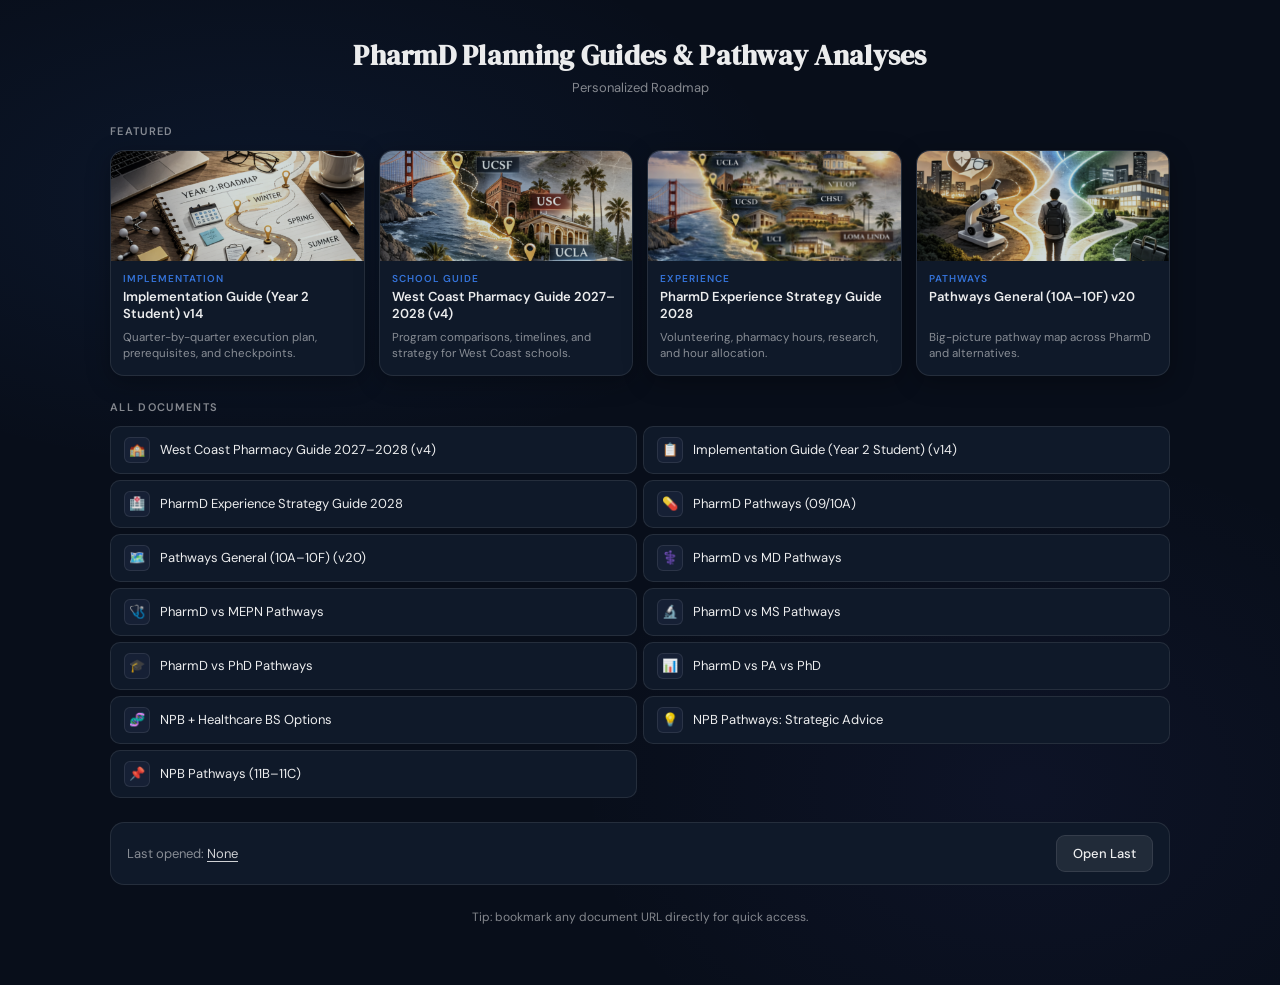
<file: index.html>
<!DOCTYPE html>
<html>
<head>
<meta charset="utf-8"/>
<meta content="width=device-width, initial-scale=1" name="viewport"/>
<title>PharmD Planning Portal v5</title>
<link rel="stylesheet" href="shared.css"/>
<style>
  *, *::before, *::after { box-sizing: border-box; margin: 0; padding: 0; }

  :root {
    --bg: #080e1a;
    --surface: #0f1929;
    --surface2: #162035;
    --border: rgba(255,255,255,0.09);
    --accent: #3b82f6;
    --text: rgba(255,255,255,0.92);
    --muted: rgba(255,255,255,0.5);
    --radius: 14px;
  }

  body {
    font-family: 'DM Sans', sans-serif;
    background: var(--bg);
    color: var(--text);
    min-height: 100vh;
    padding: 36px 20px 60px;
    background-image:
      radial-gradient(ellipse 60% 40% at 20% 20%, rgba(59,130,246,0.08) 0%, transparent 70%),
      radial-gradient(ellipse 50% 50% at 80% 80%, rgba(99,102,241,0.06) 0%, transparent 70%);
  }

  .portal {
    width: 100%;
    max-width: 1060px;
    margin: 0 auto;
    display: flex;
    flex-direction: column;
    gap: 24px;
  }

  .portal-header { text-align: center; margin-bottom: 4px; }
  .portal-header h1 {
    font-family: 'DM Serif Display', serif;
    font-size: 28px;
    letter-spacing: 0.01em;
  }
  .portal-header p { font-size: 13px; color: var(--muted); margin-top: 5px; }

  .section-label {
    font-size: 11px;
    font-weight: 600;
    letter-spacing: 0.12em;
    text-transform: uppercase;
    color: var(--muted);
    margin-bottom: 12px;
  }

  /* Featured grid */
  .featured-grid {
    display: grid;
    grid-template-columns: repeat(4, 1fr);
    gap: 14px;
  }
  @media (max-width: 860px) { .featured-grid { grid-template-columns: repeat(2, 1fr); } }
  @media (max-width: 480px) { .featured-grid { grid-template-columns: 1fr; } }

  a.feat-card {
    display: flex;
    flex-direction: column;
    text-decoration: none;
    border-radius: var(--radius);
    overflow: hidden;
    border: 1px solid var(--border);
    background: var(--surface);
    box-shadow: 0 6px 24px rgba(0,0,0,0.3);
    transition: transform 0.18s ease, box-shadow 0.18s ease, border-color 0.18s ease;
  }
  a.feat-card:hover {
    transform: translateY(-3px);
    box-shadow: 0 14px 40px rgba(0,0,0,0.45), 0 0 0 1px var(--accent);
    border-color: var(--accent);
  }
  a.feat-card img {
    width: 100%;
    height: 110px;
    object-fit: cover;
    display: block;
    filter: brightness(0.85) saturate(0.9);
    transition: filter 0.18s ease;
  }
  a.feat-card:hover img { filter: brightness(0.95) saturate(1); }
  .feat-body { padding: 11px 12px 13px; flex: 1; display: flex; flex-direction: column; gap: 4px; }
  .feat-tag {
    font-size: 10px;
    font-weight: 600;
    letter-spacing: 0.1em;
    text-transform: uppercase;
    color: var(--accent);
    opacity: 0.85;
  }
  .feat-title {
    font-size: 13px;
    font-weight: 600;
    color: var(--text);
    line-height: 1.3;
  }
  .feat-desc {
    font-size: 11.5px;
    color: var(--muted);
    line-height: 1.4;
    margin-top: auto;
    padding-top: 3px;
  }

  /* All docs - 2 column grid */
  .docs-grid {
    display: grid;
    grid-template-columns: repeat(2, 1fr);
    gap: 6px;
  }
  @media (max-width: 580px) { .docs-grid { grid-template-columns: 1fr; } }

  a.doc-link {
    display: flex;
    align-items: center;
    gap: 10px;
    text-decoration: none;
    color: var(--text);
    background: var(--surface);
    border: 1px solid var(--border);
    padding: 10px 13px;
    border-radius: 10px;
    font-size: 13px;
    transition: background 0.14s ease, border-color 0.14s ease;
  }
  a.doc-link:hover { background: var(--surface2); border-color: rgba(255,255,255,0.18); }
  .doc-icon {
    width: 26px;
    height: 26px;
    border-radius: 6px;
    background: var(--surface2);
    border: 1px solid var(--border);
    display: flex;
    align-items: center;
    justify-content: center;
    flex-shrink: 0;
    font-size: 13px;
  }

  /* Footer */
  .footer-bar {
    background: var(--surface);
    border: 1px solid var(--border);
    border-radius: var(--radius);
    padding: 12px 16px;
    display: flex;
    align-items: center;
    justify-content: space-between;
    gap: 12px;
    flex-wrap: wrap;
  }
  .last-doc { font-size: 13px; color: var(--muted); }
  .last-doc a { color: rgba(255,255,255,0.8); text-decoration: underline; text-underline-offset: 3px; }
  .footer-actions { display: flex; gap: 8px; }

  .btn {
    border: none;
    padding: 9px 16px;
    border-radius: 9px;
    font-family: 'DM Sans', sans-serif;
    font-size: 13px;
    font-weight: 500;
    cursor: pointer;
    transition: background 0.14s ease, transform 0.1s ease;
  }
  .btn:active { transform: scale(0.97); }
  .btn-ghost {
    background: rgba(255,255,255,0.08);
    color: var(--text);
    border: 1px solid var(--border);
  }
  .btn-ghost:hover { background: rgba(255,255,255,0.14); }

  .tip { font-size: 12px; color: var(--muted); text-align: center; }
</style>
</head>
<body>
<div class="portal">

  <div class="portal-header">
    <h1>PharmD Planning Guides &amp; Pathway Analyses</h1>
    <p>Personalized Roadmap</p>
  </div>

  <!-- Featured -->
  <div>
    <div class="section-label">Featured</div>
    <div class="featured-grid">
      <a class="feat-card" href="08_Implementation_Guide_Year2_Student_v14.html">
        <img alt="Year 2 Roadmap" loading="lazy" src="img/08_Implementation_Guide_Year2_Student_v14.png"/>
        <div class="feat-body">
          <span class="feat-tag">Implementation</span>
          <div class="feat-title">Implementation Guide (Year 2 Student) v14</div>
          <div class="feat-desc">Quarter-by-quarter execution plan, prerequisites, and checkpoints.</div>
        </div>
      </a>
      <a class="feat-card" href="01_West_Coast_Pharmacy_Guide_2027-2028_v4.html">
        <img alt="West Coast Pharmacy Guide" loading="lazy" src="img/01_West_Coast_Pharmacy_Guide_2027-2028_v4.png"/>
        <div class="feat-body">
          <span class="feat-tag">School Guide</span>
          <div class="feat-title">West Coast Pharmacy Guide 2027–2028 (v4)</div>
          <div class="feat-desc">Program comparisons, timelines, and strategy for West Coast schools.</div>
        </div>
      </a>
      <a class="feat-card" href="12_PharmD_Experience_Strategy_Guide_2028.html">
        <img alt="PharmD Experience Strategy Guide" loading="lazy" src="img/12_PharmD_Experience.png" onerror="this.style.display='none'"/>
        <div class="feat-body">
          <span class="feat-tag">Experience</span>
          <div class="feat-title">PharmD Experience Strategy Guide 2028</div>
          <div class="feat-desc">Volunteering, pharmacy hours, research, and hour allocation.</div>
        </div>
      </a>
      <a class="feat-card" href="10A_10F_Pathways_General_v20.html">
        <img alt="PharmD Pathways" loading="lazy" src="img/10A_10F_Pathways_General_v20.png"/>
        <div class="feat-body">
          <span class="feat-tag">Pathways</span>
          <div class="feat-title">Pathways General (10A–10F) v20</div>
          <div class="feat-desc">Big-picture pathway map across PharmD and alternatives.</div>
        </div>
      </a>
    </div>
  </div>

  <!-- All Documents -->
  <div style="width:100%; display:block;">
    <div class="section-label">All Documents</div>
    <div class="docs-grid" style="display:grid; grid-template-columns:repeat(2,1fr); gap:6px; width:100%;">
      <a class="doc-link" style="display:flex; visibility:visible; opacity:1; color:rgba(255,255,255,0.92);" href="01_West_Coast_Pharmacy_Guide_2027-2028_v4.html"><span class="doc-icon">🏫</span>West Coast Pharmacy Guide 2027–2028 (v4)</a>
      <a class="doc-link" style="display:flex; visibility:visible; opacity:1; color:rgba(255,255,255,0.92);" href="08_Implementation_Guide_Year2_Student_v14.html"><span class="doc-icon">📋</span>Implementation Guide (Year 2 Student) (v14)</a>
      <a class="doc-link" style="display:flex; visibility:visible; opacity:1; color:rgba(255,255,255,0.92);" href="12_PharmD_Experience_Strategy_Guide_2028.html"><span class="doc-icon">🏥</span>PharmD Experience Strategy Guide 2028</a>
      <a class="doc-link" style="display:flex; visibility:visible; opacity:1; color:rgba(255,255,255,0.92);" href="09_10A_pharmd_pathways.html"><span class="doc-icon">💊</span>PharmD Pathways (09/10A)</a>
      <a class="doc-link" style="display:flex; visibility:visible; opacity:1; color:rgba(255,255,255,0.92);" href="10A_10F_Pathways_General_v20.html"><span class="doc-icon">🗺️</span>Pathways General (10A–10F) (v20)</a>
      <a class="doc-link" style="display:flex; visibility:visible; opacity:1; color:rgba(255,255,255,0.92);" href="10A_PharmD_MD_Pathways.html"><span class="doc-icon">⚕️</span>PharmD vs MD Pathways</a>
      <a class="doc-link" style="display:flex; visibility:visible; opacity:1; color:rgba(255,255,255,0.92);" href="10B_PharmD_MEPN_Pathways.html"><span class="doc-icon">🩺</span>PharmD vs MEPN Pathways</a>
      <a class="doc-link" style="display:flex; visibility:visible; opacity:1; color:rgba(255,255,255,0.92);" href="10C_PharmD_MS_Pathways.html"><span class="doc-icon">🔬</span>PharmD vs MS Pathways</a>
      <a class="doc-link" style="display:flex; visibility:visible; opacity:1; color:rgba(255,255,255,0.92);" href="10D_PharmD_PhD_Pathways.html"><span class="doc-icon">🎓</span>PharmD vs PhD Pathways</a>
      <a class="doc-link" style="display:flex; visibility:visible; opacity:1; color:rgba(255,255,255,0.92);" href="10E_PharmD_PA_PhD.html"><span class="doc-icon">📊</span>PharmD vs PA vs PhD</a>
      <a class="doc-link" style="display:flex; visibility:visible; opacity:1; color:rgba(255,255,255,0.92);" href="10F_NPB_Healthcare_BS.html"><span class="doc-icon">🧬</span>NPB + Healthcare BS Options</a>
      <a class="doc-link" style="display:flex; visibility:visible; opacity:1; color:rgba(255,255,255,0.92);" href="11A_NPB_Pathways_Strategic_Advice.html"><span class="doc-icon">💡</span>NPB Pathways: Strategic Advice</a>
      <a class="doc-link" style="display:flex; visibility:visible; opacity:1; color:rgba(255,255,255,0.92);" href="11B_11C_NPB_Pathways.html"><span class="doc-icon">📌</span>NPB Pathways (11B–11C)</a>
    </div>
  </div>

  <!-- Footer -->
  <div class="footer-bar">
    <div class="last-doc">Last opened: <a href="#" id="lastLink">None</a></div>
    <div class="footer-actions">
      <button class="btn btn-ghost" onclick="goLast()">Open Last</button>
    </div>
  </div>

  <p class="tip">Tip: bookmark any document URL directly for quick access.</p>
</div>

<script>
  document.querySelectorAll("a.feat-card, a.doc-link").forEach(a => {
    a.addEventListener("click", () => {
      try { localStorage.setItem("lastDoc", a.getAttribute("href")); } catch(e) {}
      updateLastUI();
    });
  });

  function updateLastUI() {
    let href = null;
    try { href = localStorage.getItem("lastDoc"); } catch(e) {}
    const link = document.getElementById("lastLink");
    if (!link) return;
    if (!href) {
      link.textContent = "None";
      link.setAttribute("href", "#");
      link.onclick = e => e.preventDefault();
      return;
    }
    link.textContent = href.replace(/^\//, "");
    link.setAttribute("href", href);
    link.onclick = null;
  }

  function goLast() {
    let href = null;
    try { href = localStorage.getItem("lastDoc"); } catch(e) {}
    window.location.href = href || "08_Implementation_Guide_Year2_Student_v14.html";
  }

  updateLastUI();
</script>
</body>
</html>
</file>
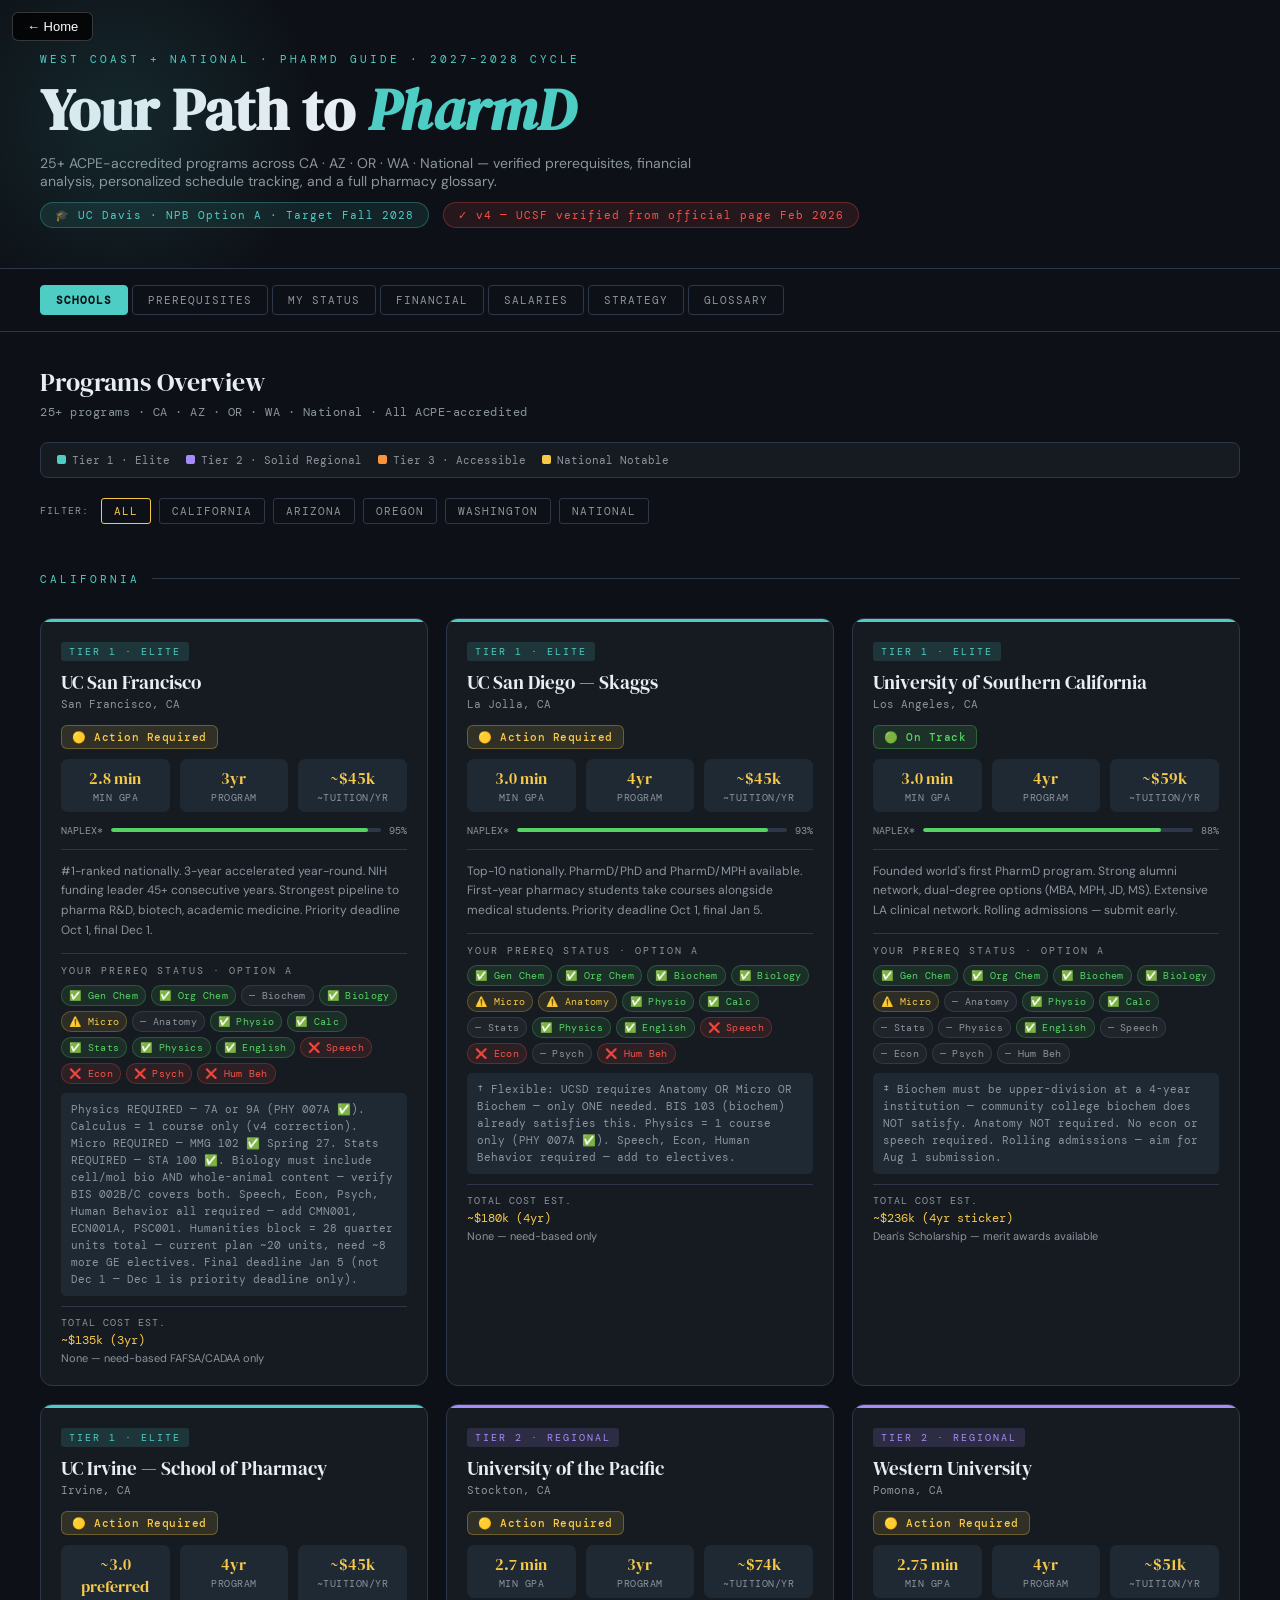
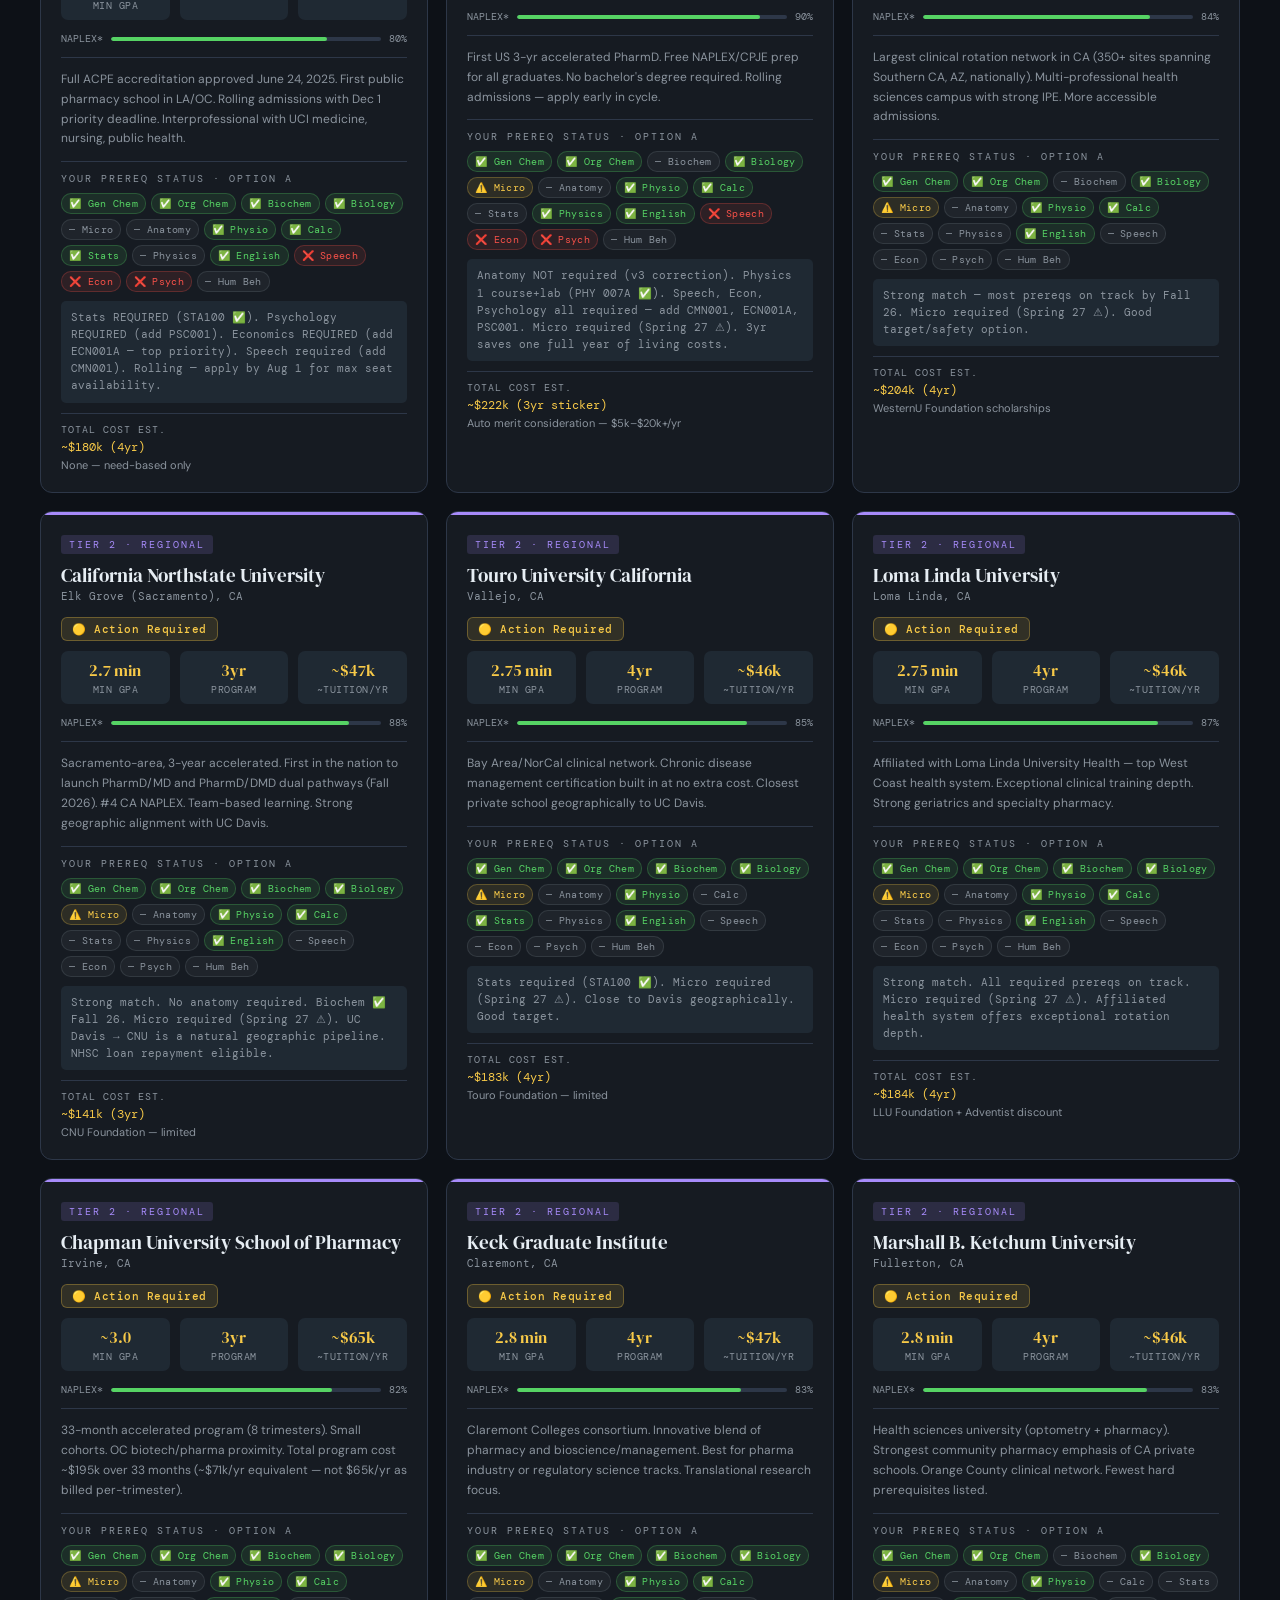
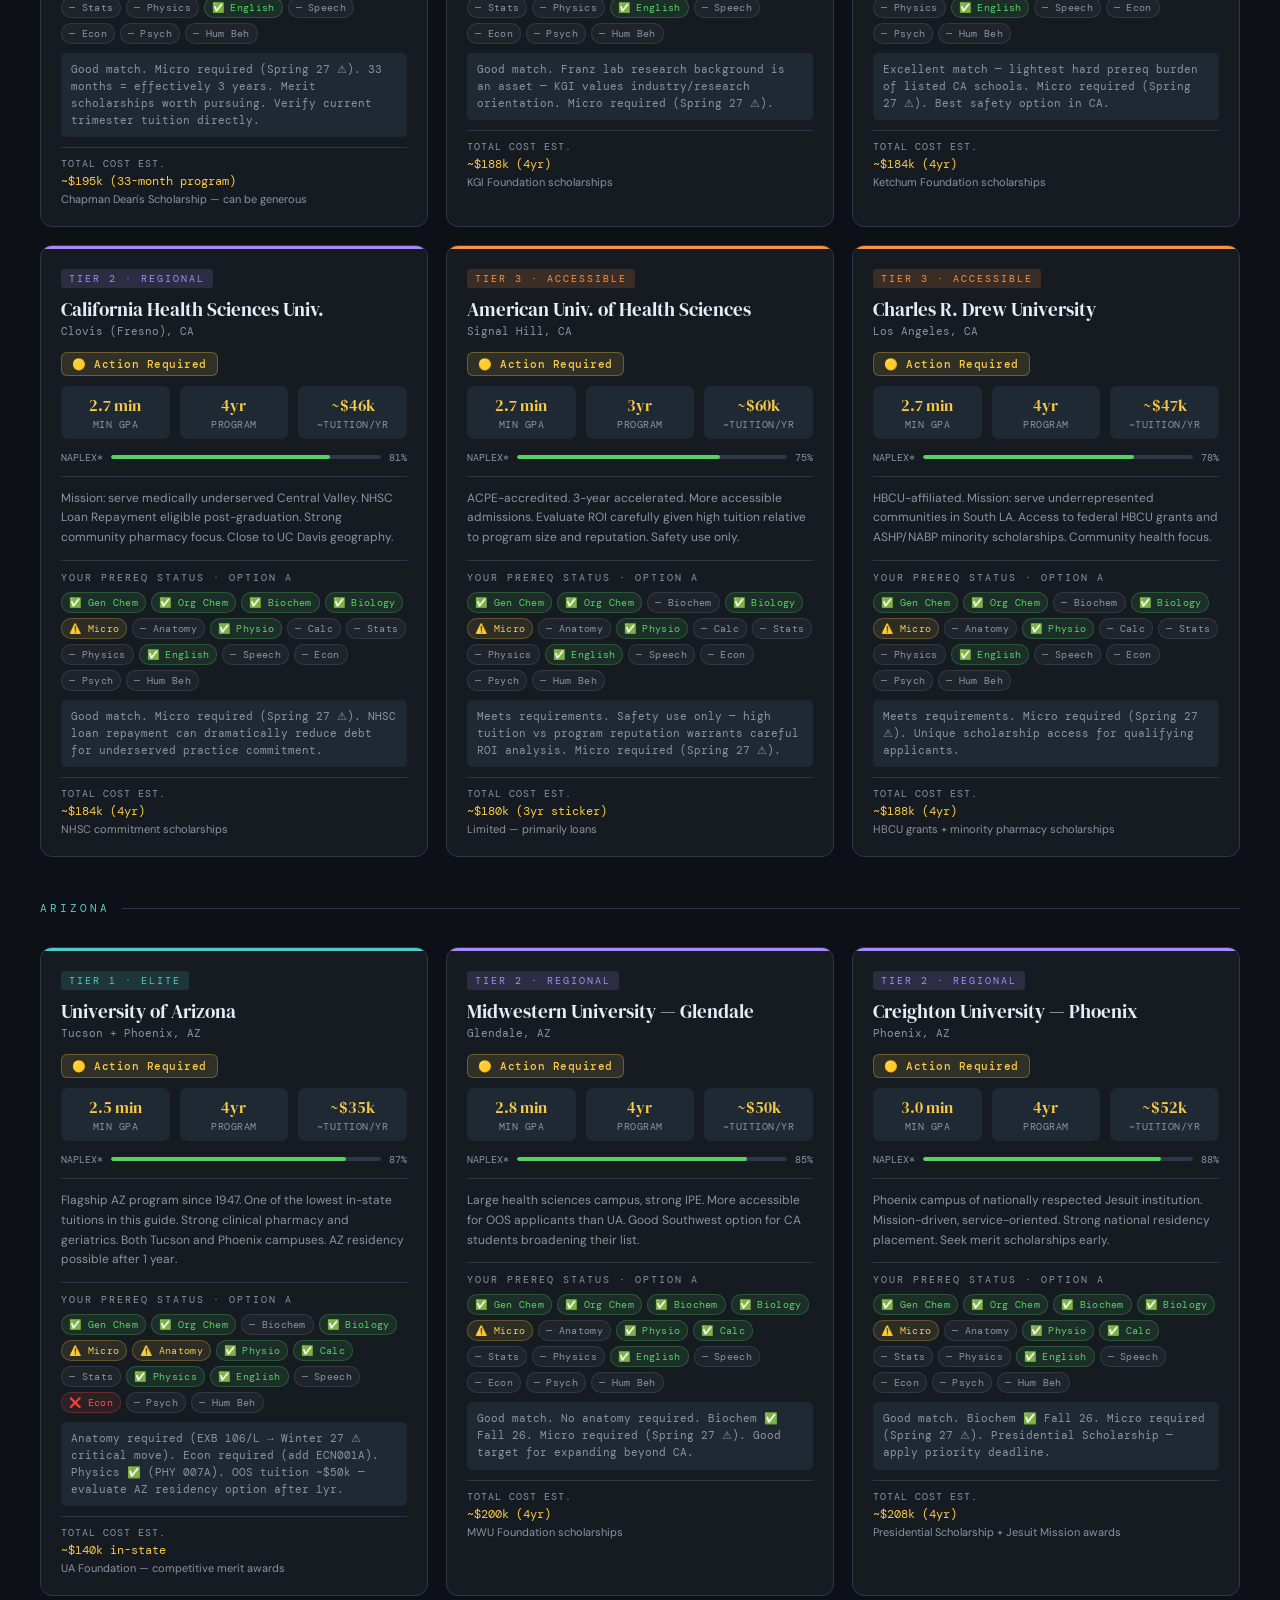
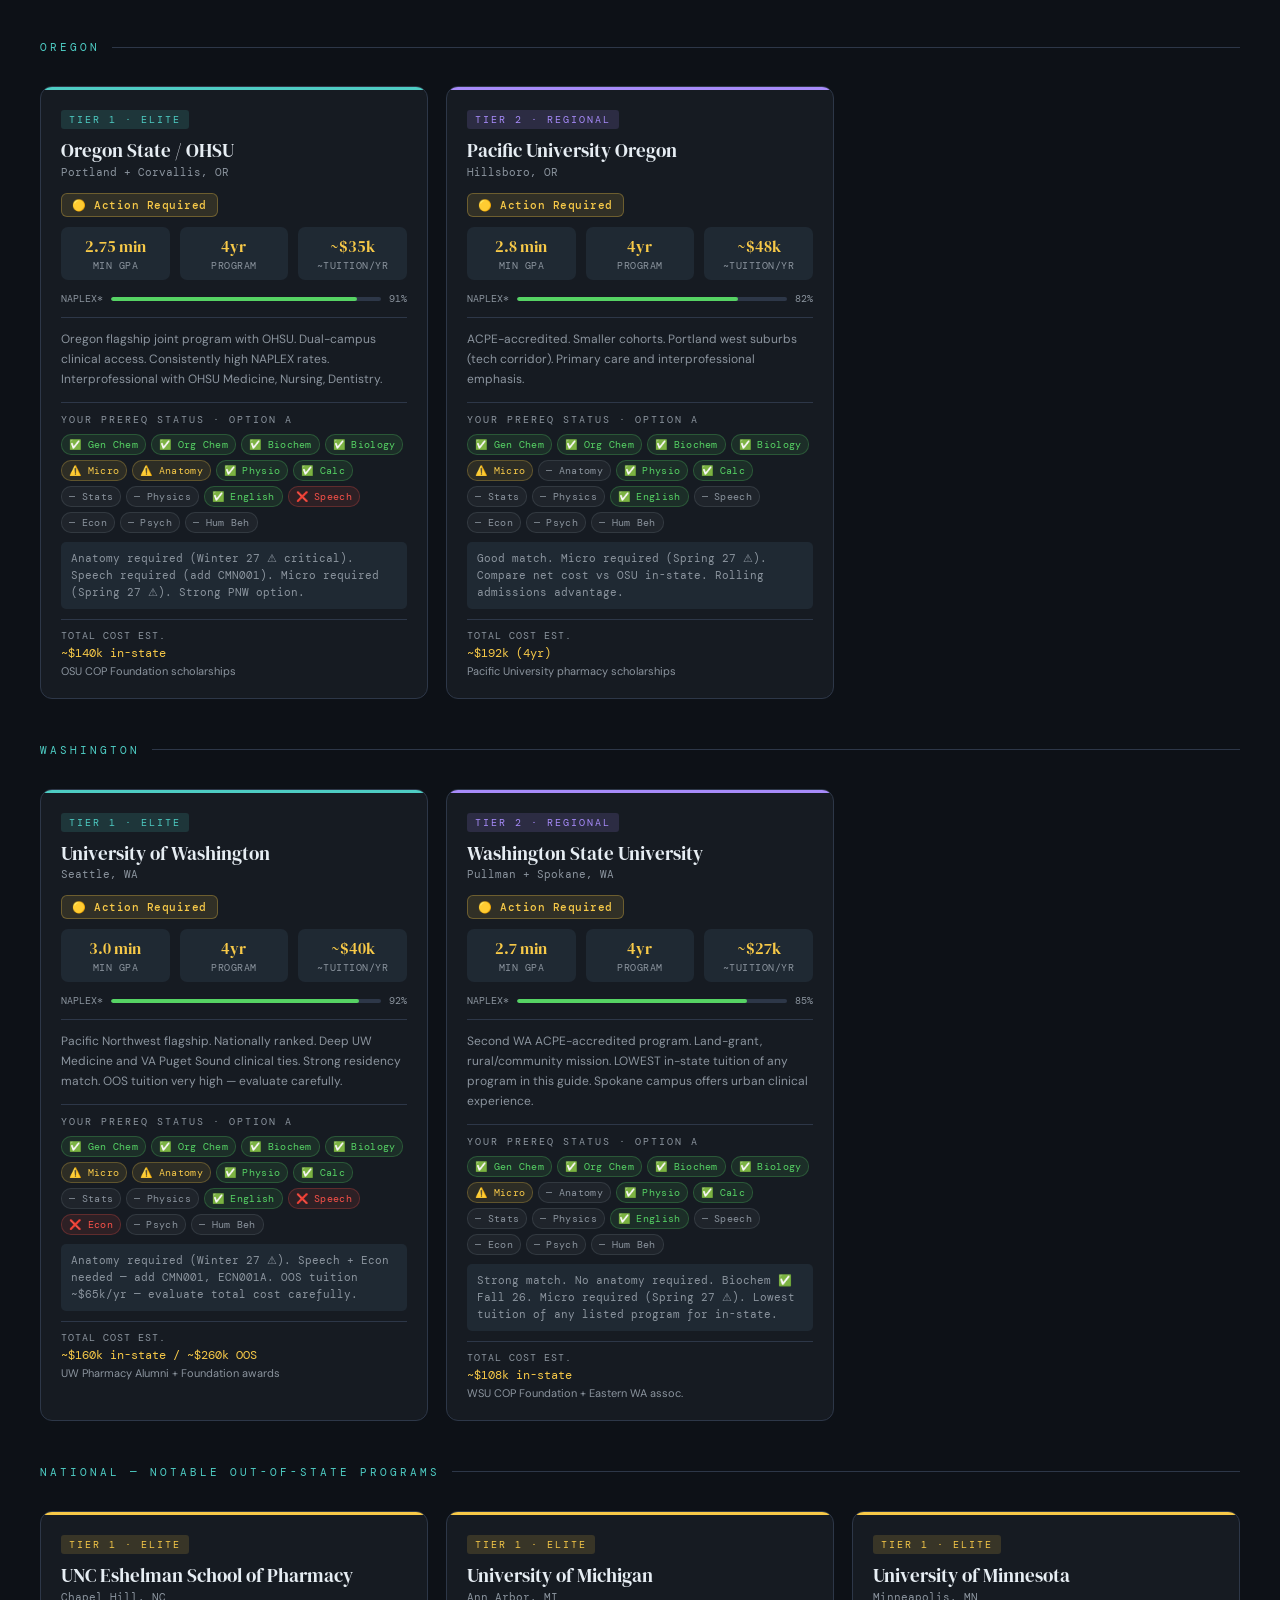
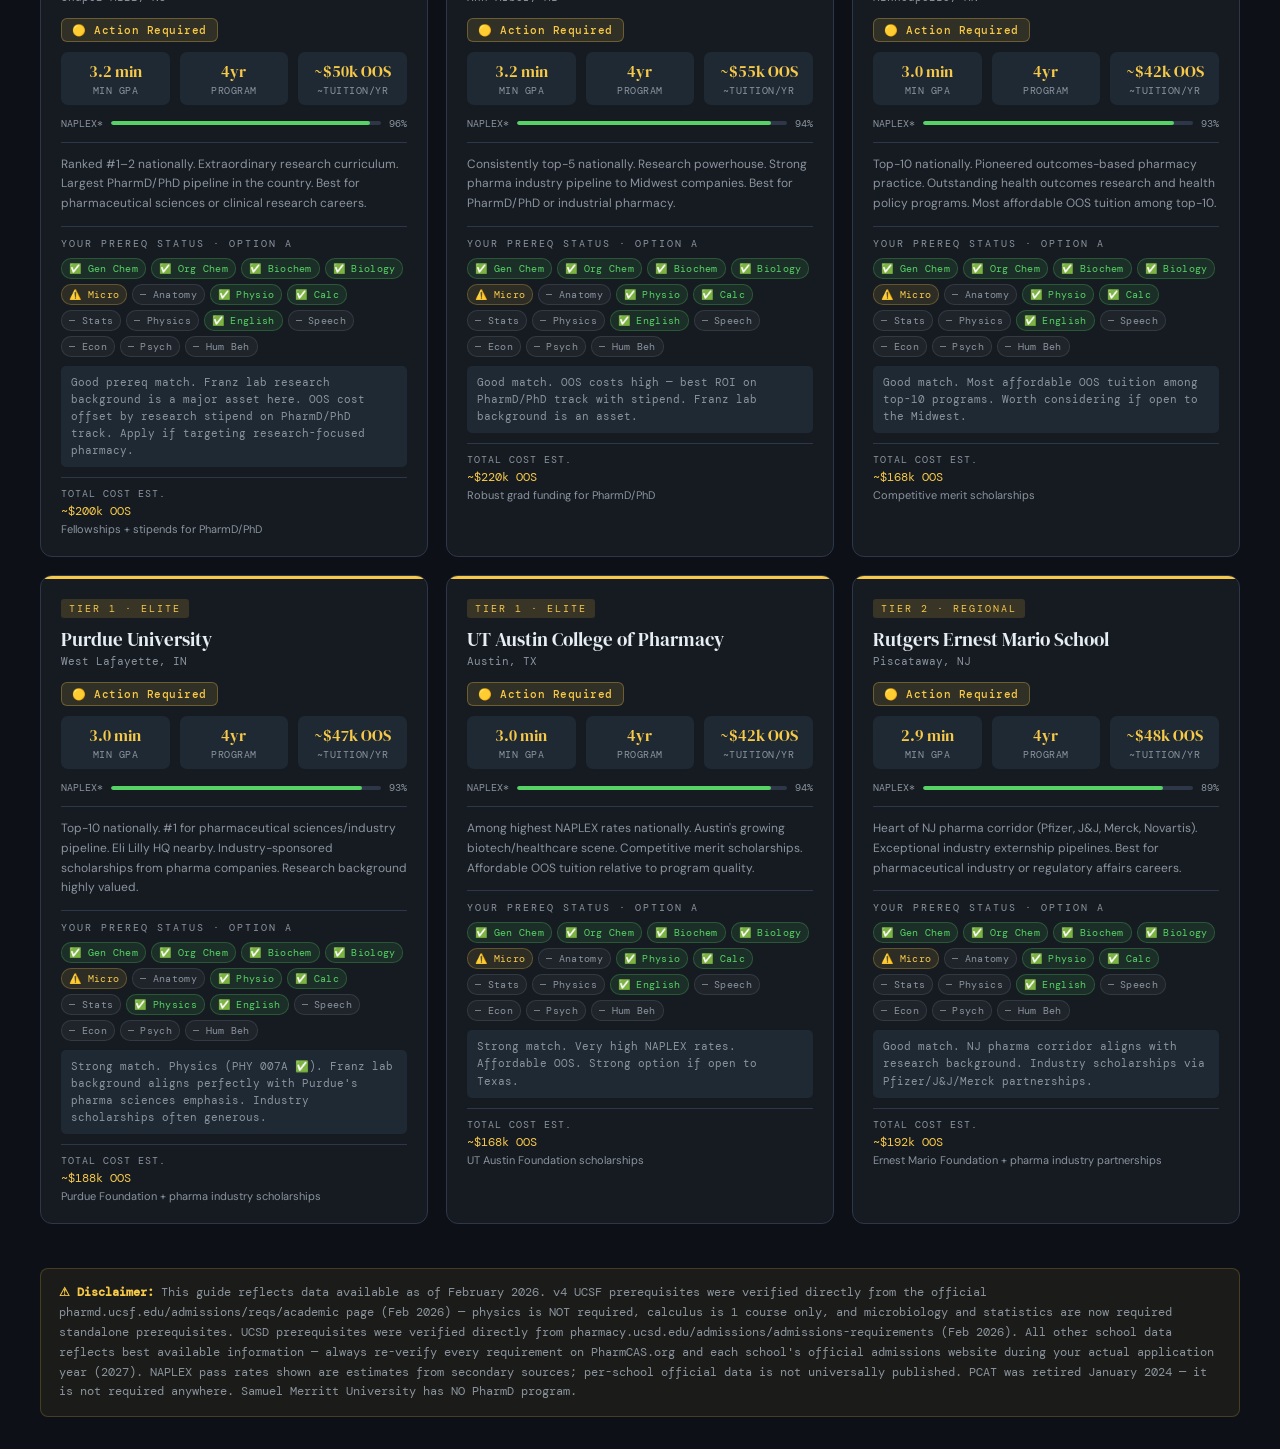
<file: 01_West_Coast_Pharmacy_Guide_2027-2028_v4.html>
<!DOCTYPE html>
<html lang="en">
<head>
<meta charset="UTF-8">
<meta name="viewport" content="width=device-width,initial-scale=1.0">
<title>West Coast PharmD Guide 2027–2028 · v4</title>
<link rel="stylesheet" href="shared.css">
<style>/* System font fallbacks replacing Google Fonts */</style>
<link rel="stylesheet" href="shared.css">
<style>
:root{--bg:#0d1117;--surface:#161b22;--surface2:#1f2933;--border:#2d3748;--accent:#4ecdc4;--accent2:#f7c948;--accent3:#ff6b6b;--text:#e6edf3;--muted:#8b949e;--green:#56d364;--red:#f85149;--yellow:#f7c948;--tier1:#4ecdc4;--tier2:#a78bfa;--tier3:#fb923c;--national:#f7c948;}
*{box-sizing:border-box;margin:0;padding:0;}
body{background:var(--bg);color:var(--text);font-family:'DM Sans',sans-serif;min-height:100vh;overflow-x:hidden;}
header{position:relative;padding:52px 40px 40px;border-bottom:1px solid var(--border);overflow:hidden;}
header::before{content:'';position:absolute;top:-80px;left:-80px;width:400px;height:400px;background:radial-gradient(circle,rgba(78,205,196,.12) 0%,transparent 70%);pointer-events:none;}
.htag{font-family:'DM Mono',monospace;font-size:11px;letter-spacing:3px;text-transform:uppercase;color:var(--accent);margin-bottom:12px;}
h1{font-family:'DM Serif Display',serif;font-size:clamp(32px,5vw,58px);line-height:1.1;margin-bottom:12px;}
h1 em{color:var(--accent);font-style:italic;}
.hsub{font-size:14px;color:var(--muted);max-width:660px;margin-bottom:12px;}
.hbadge{display:inline-flex;align-items:center;gap:8px;padding:5px 14px;background:rgba(78,205,196,.1);border:1px solid rgba(78,205,196,.3);border-radius:20px;font-family:'DM Mono',monospace;font-size:11px;color:var(--accent);letter-spacing:1px;margin-right:8px;}
.vbadge{display:inline-flex;align-items:center;gap:8px;padding:5px 14px;background:rgba(248,81,73,.1);border:1px solid rgba(248,81,73,.3);border-radius:20px;font-family:'DM Mono',monospace;font-size:11px;color:var(--red);letter-spacing:1px;}
nav.tabs{display:flex;gap:4px;padding:16px 40px;border-bottom:1px solid var(--border);flex-wrap:wrap;}
.tab{font-family:'DM Mono',monospace;font-size:11px;letter-spacing:1px;padding:7px 15px;border:1px solid var(--border);background:transparent;color:var(--muted);cursor:pointer;border-radius:4px;transition:all .2s;text-transform:uppercase;}
.tab:hover{border-color:var(--accent);color:var(--accent);}
.tab.active{background:var(--accent);color:var(--bg);border-color:var(--accent);font-weight:600;}
main{padding:32px 40px;max-width:1440px;margin:0 auto;}
.panel{display:none;animation:fadeIn .3s ease;}
.panel.active{display:block;}
@keyframes fadeIn{from{opacity:0;transform:translateY(8px)}to{opacity:1;transform:translateY(0)}}
.sec-title{font-family:'DM Serif Display',serif;font-size:26px;margin-bottom:4px;}
.sec-sub{font-size:12px;color:var(--muted);margin-bottom:22px;font-family:'DM Mono',monospace;letter-spacing:.5px;}
.info-box{background:rgba(78,205,196,.07);border:1px solid rgba(78,205,196,.2);border-radius:8px;padding:14px 18px;font-size:13px;color:var(--muted);line-height:1.65;margin-bottom:22px;}
.info-box strong{color:var(--accent);}
.warn-box{background:rgba(247,201,72,.07);border:1px solid rgba(247,201,72,.2);border-radius:8px;padding:14px 18px;font-size:13px;color:var(--muted);line-height:1.65;margin-bottom:22px;}
.warn-box strong{color:var(--yellow);}
.filter-row{display:flex;gap:8px;flex-wrap:wrap;margin-bottom:22px;align-items:center;}
.filter-btn{font-family:'DM Mono',monospace;font-size:11px;letter-spacing:1px;padding:5px 12px;border:1px solid var(--border);background:transparent;color:var(--muted);cursor:pointer;border-radius:3px;transition:all .2s;text-transform:uppercase;}
.filter-btn:hover,.filter-btn.active{border-color:var(--accent2);color:var(--accent2);}
.legend{display:flex;gap:16px;flex-wrap:wrap;margin-bottom:20px;padding:10px 16px;background:var(--surface);border:1px solid var(--border);border-radius:8px;}
.leg-item{display:flex;align-items:center;gap:6px;font-family:'DM Mono',monospace;font-size:11px;color:var(--muted);}
.leg-dot{width:9px;height:9px;border-radius:2px;flex-shrink:0;}
.group-hdr{font-family:'DM Mono',monospace;font-size:11px;letter-spacing:3px;text-transform:uppercase;color:var(--accent);margin:26px 0 14px;display:flex;align-items:center;gap:12px;grid-column:1/-1;}
.group-hdr::after{content:'';flex:1;height:1px;background:var(--border);}
.schools-grid{display:grid;grid-template-columns:repeat(auto-fill,minmax(355px,1fr));gap:18px;}
.card{background:var(--surface);border:1px solid var(--border);border-radius:12px;padding:20px;position:relative;transition:border-color .2s,transform .15s;overflow:hidden;}
.card:hover{border-color:var(--accent);transform:translateY(-2px);}
.card::before{content:'';position:absolute;top:0;left:0;right:0;height:3px;}
.card.t1::before{background:var(--tier1);}
.card.t2::before{background:var(--tier2);}
.card.t3::before{background:var(--tier3);}
.card.tn::before{background:var(--national);}
.tier-badge{font-family:'DM Mono',monospace;font-size:10px;letter-spacing:2px;text-transform:uppercase;padding:3px 8px;border-radius:3px;margin-bottom:10px;display:inline-block;}
.t1 .tier-badge{background:rgba(78,205,196,.15);color:var(--tier1);}
.t2 .tier-badge{background:rgba(167,139,250,.15);color:var(--tier2);}
.t3 .tier-badge{background:rgba(251,146,60,.15);color:var(--tier3);}
.tn .tier-badge{background:rgba(247,201,72,.15);color:var(--national);}
.school-name{font-family:'DM Serif Display',serif;font-size:19px;margin-bottom:3px;line-height:1.2;}
.school-loc{font-size:11px;color:var(--muted);font-family:'DM Mono',monospace;margin-bottom:14px;}
.status-badge{display:inline-flex;align-items:center;gap:5px;padding:4px 10px;border-radius:6px;font-family:'DM Mono',monospace;font-size:11px;font-weight:500;margin-bottom:10px;letter-spacing:.5px;}
.status-badge.green{background:rgba(86,211,100,.12);color:var(--green);border:1px solid rgba(86,211,100,.3);}
.status-badge.yellow{background:rgba(247,201,72,.12);color:var(--yellow);border:1px solid rgba(247,201,72,.3);}
.status-badge.red{background:rgba(248,81,73,.12);color:var(--red);border:1px solid rgba(248,81,73,.3);}
.stats-row{display:grid;grid-template-columns:1fr 1fr 1fr;gap:10px;margin-bottom:12px;}
.stat-box{background:var(--surface2);border-radius:7px;padding:8px;text-align:center;}
.stat-val{font-family:'DM Serif Display',serif;font-size:16px;color:var(--accent2);display:block;}
.stat-lbl{font-size:10px;color:var(--muted);font-family:'DM Mono',monospace;text-transform:uppercase;letter-spacing:.5px;margin-top:2px;display:block;}
.naplex-bar{display:flex;align-items:center;gap:8px;font-size:11px;color:var(--muted);margin-bottom:12px;}
.naplex-track{flex:1;height:4px;background:var(--border);border-radius:2px;overflow:hidden;}
.naplex-fill{height:100%;border-radius:2px;background:var(--green);}
.card-desc{font-size:12px;color:var(--muted);line-height:1.65;border-top:1px solid var(--border);padding-top:12px;margin-bottom:12px;}
.prereq-status{border-top:1px solid var(--border);padding-top:10px;}
.prereq-title{font-family:'DM Mono',monospace;font-size:10px;letter-spacing:2px;text-transform:uppercase;color:var(--muted);margin-bottom:8px;}
.pills{display:flex;flex-wrap:wrap;gap:5px;}
.pill{font-family:'DM Mono',monospace;font-size:10px;padding:3px 7px;border-radius:10px;letter-spacing:.3px;}
.pill.done{background:rgba(86,211,100,.1);color:var(--green);border:1px solid rgba(86,211,100,.25);}
.pill.planned{background:rgba(247,201,72,.1);color:var(--yellow);border:1px solid rgba(247,201,72,.25);}
.pill.missing{background:rgba(248,81,73,.1);color:var(--red);border:1px solid rgba(248,81,73,.25);}
.pill.na{background:rgba(139,148,158,.08);color:var(--muted);border:1px solid rgba(139,148,158,.18);}
.card-note{font-size:11px;color:var(--muted);line-height:1.55;padding:8px 10px;background:var(--surface2);border-radius:5px;margin-top:9px;font-family:'DM Mono',monospace;}
.card-bottom{margin-top:10px;border-top:1px solid var(--border);padding-top:9px;}
.card-bottom .lbl{font-family:'DM Mono',monospace;font-size:10px;color:var(--muted);letter-spacing:1px;text-transform:uppercase;margin-bottom:3px;}
.card-bottom .val{font-size:12px;font-family:'DM Mono',monospace;color:var(--accent2);}
.card-bottom .sub{font-size:11px;color:var(--muted);margin-top:3px;}
.matrix-wrap{overflow-x:auto;-webkit-overflow-scrolling:touch;}
table{width:100%;border-collapse:collapse;font-size:12px;}
thead th{font-family:'DM Mono',monospace;font-size:10px;letter-spacing:1px;text-transform:uppercase;color:var(--muted);padding:9px 7px;text-align:center;border-bottom:1px solid var(--border);white-space:nowrap;position:sticky;top:0;background:var(--bg);z-index:2;}
thead th:first-child{text-align:left;min-width:190px;}
tbody tr{border-bottom:1px solid rgba(45,55,72,.4);transition:background .15s;}
tbody tr:hover{background:var(--surface);}
tbody td{padding:8px 7px;text-align:center;vertical-align:middle;}
tbody td:first-child{text-align:left;font-weight:500;white-space:nowrap;}
.ck{color:var(--green);font-size:13px;}
.dash{color:var(--border);font-size:13px;}
.rec{color:var(--accent2);font-size:9px;font-family:'DM Mono',monospace;}
.cell-done{background:rgba(86,211,100,.06);}
.cell-planned{background:rgba(247,201,72,.06);}
.cell-missing{background:rgba(248,81,73,.05);}
th.stu{background:rgba(78,205,196,.08);color:var(--accent)!important;border-bottom:2px solid var(--accent)!important;}
.salary-grid{display:grid;grid-template-columns:repeat(auto-fill,minmax(300px,1fr));gap:20px;}
.sal-card{background:var(--surface);border:1px solid var(--border);border-radius:12px;padding:22px;}
.sal-region{font-family:'DM Serif Display',serif;font-size:20px;margin-bottom:4px;}
.sal-range{font-family:'DM Mono',monospace;font-size:24px;color:var(--accent2);margin:12px 0 6px;}
.sal-bar-wrap{margin-top:14px;}
.sal-bar-lbl{display:flex;justify-content:space-between;font-size:11px;font-family:'DM Mono',monospace;color:var(--muted);margin-bottom:5px;}
.sal-bar-track{height:6px;background:var(--border);border-radius:3px;overflow:hidden;}
.sal-bar-fill{height:100%;border-radius:3px;background:linear-gradient(90deg,var(--accent),var(--accent2));}
.sal-desc{font-size:12px;color:var(--muted);line-height:1.65;margin-top:12px;}
.sal-schools{margin-top:10px;font-size:11px;font-family:'DM Mono',monospace;color:var(--muted);}
.finance-grid{display:grid;grid-template-columns:repeat(auto-fill,minmax(310px,1fr));gap:18px;margin-bottom:28px;}
.fin-card{background:var(--surface);border:1px solid var(--border);border-radius:12px;padding:20px;}
.fin-card h3{font-family:'DM Serif Display',serif;font-size:16px;margin-bottom:12px;color:var(--accent2);}
.cost-row{display:flex;justify-content:space-between;align-items:flex-start;padding:8px 0;border-bottom:1px solid rgba(45,55,72,.35);font-size:12px;gap:12px;}
.cost-row:last-child{border-bottom:none;}
.cost-lbl{color:var(--muted);flex:1;}
.cost-val{font-family:'DM Mono',monospace;color:var(--accent2);font-weight:500;white-space:nowrap;}
.cost-note{font-size:11px;color:var(--muted);margin-top:2px;}
.sch-table{width:100%;border-collapse:collapse;font-size:12px;}
.sch-table th{font-family:'DM Mono',monospace;font-size:10px;letter-spacing:1px;text-transform:uppercase;color:var(--muted);padding:8px 10px;text-align:left;border-bottom:1px solid var(--border);}
.sch-table td{padding:9px 10px;border-bottom:1px solid rgba(45,55,72,.3);vertical-align:top;color:var(--muted);line-height:1.55;}
.sch-table td:first-child{color:var(--text);font-weight:500;}
.merit-list{background:var(--surface);border:1px solid var(--border);border-radius:12px;padding:20px;}
.merit-row{display:flex;gap:12px;align-items:flex-start;padding:11px 0;border-bottom:1px solid var(--border);}
.merit-row:last-child{border-bottom:none;}
.merit-dot{min-width:9px;width:9px;height:9px;border-radius:2px;margin-top:4px;flex-shrink:0;}
.merit-tier{font-weight:600;font-size:13px;margin-bottom:3px;}
.merit-schools{font-size:12px;color:var(--muted);}
.checklist{max-width:740px;}
.check-item{display:flex;gap:16px;padding:16px 0;border-bottom:1px solid var(--border);}
.check-num{font-family:'DM Serif Display',serif;font-size:28px;color:var(--accent);line-height:1;min-width:36px;}
.check-content h3{font-size:14px;margin-bottom:5px;font-weight:600;}
.check-content p{font-size:13px;color:var(--muted);line-height:1.65;}
.ns-grid{margin-top:14px;display:grid;grid-template-columns:repeat(auto-fill,minmax(240px,1fr));gap:14px;}
.ns-card{background:var(--surface);border:1px solid var(--border);border-radius:10px;padding:14px;}
.ns-card h4{font-family:'DM Serif Display',serif;font-size:15px;margin-bottom:5px;}
.ns-card .ns-schools{font-size:11px;font-family:'DM Mono',monospace;color:var(--accent);margin-bottom:6px;}
.ns-card p{font-size:12px;color:var(--muted);line-height:1.55;}
/* GLOSSARY */
.gloss-search{width:100%;padding:10px 16px;background:var(--surface);border:1px solid var(--border);border-radius:8px;color:var(--text);font-family:'DM Mono',monospace;font-size:13px;margin-bottom:20px;outline:none;transition:border-color .2s;}
.gloss-search:focus{border-color:var(--accent);}
.gloss-search::placeholder{color:var(--muted);}
.gloss-alpha-nav{display:flex;flex-wrap:wrap;gap:6px;margin-bottom:20px;}
.alpha-btn{font-family:'DM Mono',monospace;font-size:11px;padding:4px 9px;border:1px solid var(--border);background:transparent;color:var(--muted);cursor:pointer;border-radius:3px;transition:all .15s;}
.alpha-btn:hover,.alpha-btn.active-letter{border-color:var(--accent);color:var(--accent);}
.gloss-section{margin-bottom:28px;}
.gloss-letter{font-family:'DM Serif Display',serif;font-size:24px;color:var(--accent);margin-bottom:12px;padding-bottom:6px;border-bottom:1px solid var(--border);}
.gloss-grid{display:grid;grid-template-columns:repeat(auto-fill,minmax(320px,1fr));gap:12px;}
.gloss-item{background:var(--surface);border:1px solid var(--border);border-radius:10px;padding:16px;transition:border-color .2s;}
.gloss-item:hover{border-color:var(--accent);}
.gloss-item.hidden{display:none;}
.gloss-term{font-family:'DM Mono',monospace;font-size:13px;font-weight:500;color:var(--accent2);margin-bottom:6px;}
.gloss-def{font-size:13px;color:var(--muted);line-height:1.62;}
.gloss-tag{display:inline-block;font-family:'DM Mono',monospace;font-size:9px;letter-spacing:1px;text-transform:uppercase;padding:2px 7px;border-radius:3px;margin-top:7px;}
.gloss-tag.process{background:rgba(78,205,196,.12);color:var(--accent);}
.gloss-tag.metric{background:rgba(247,201,72,.12);color:var(--yellow);}
.gloss-tag.financial{background:rgba(167,139,250,.12);color:var(--tier2);}
.gloss-tag.program{background:rgba(251,146,60,.12);color:var(--tier3);}
.gloss-tag.clinical{background:rgba(86,211,100,.12);color:var(--green);}
.gloss-tag.regulatory{background:rgba(248,81,73,.12);color:var(--red);}
.disclaimer{margin-top:44px;padding:14px 18px;background:rgba(247,201,72,.06);border:1px solid rgba(247,201,72,.2);border-radius:8px;font-size:12px;color:var(--muted);font-family:'DM Mono',monospace;line-height:1.65;}
.disclaimer strong{color:var(--yellow);}
@media(max-width:600px){header,.tabs,main{padding-left:18px;padding-right:18px;}.schools-grid,.gloss-grid,.finance-grid,.salary-grid{grid-template-columns:1fr;}}
</style>
</head>
<body>
<a href="index.html" style="position:fixed;top:12px;left:12px;z-index:9999;background:rgba(0,0,0,0.75);color:#fff;padding:6px 14px;border-radius:6px;font-size:13px;text-decoration:none;font-family:sans-serif;border:1px solid rgba(255,255,255,0.2);backdrop-filter:blur(4px);">← Home</a>
<header>
  <div class="htag">West Coast + National · PharmD Guide · 2027–2028 Cycle</div>
  <h1>Your Path to <em>PharmD</em></h1>
  <p class="hsub">25+ ACPE-accredited programs across CA · AZ · OR · WA · National — verified prerequisites, financial analysis, personalized schedule tracking, and a full pharmacy glossary.</p>
  <div style="display:flex;flex-wrap:wrap;gap:6px;margin-top:8px;">
    <span class="hbadge">🎓 UC Davis · NPB Option A · Target Fall 2028</span>
    <span class="vbadge">✓ v4 — UCSF verified from official page Feb 2026</span>
  </div>
</header>
<nav class="tabs">
  <button class="tab active" onclick="showPanel('schools',this)">Schools</button>
  <button class="tab" onclick="showPanel('prereqs',this)">Prerequisites</button>
  <button class="tab" onclick="showPanel('mystatus',this)">My Status</button>
  <button class="tab" onclick="showPanel('financial',this)">Financial</button>
  <button class="tab" onclick="showPanel('salary',this)">Salaries</button>
  <button class="tab" onclick="showPanel('strategy',this)">Strategy</button>
  <button class="tab" onclick="showPanel('glossary',this)">Glossary</button>
</nav>
<main>
<!-- SCHOOLS -->
<div class="panel active" id="panel-schools">
  <div class="sec-title">Programs Overview</div>
  <div class="sec-sub">25+ programs · CA · AZ · OR · WA · National · All ACPE-accredited</div>
  <div class="legend">
    <div class="leg-item"><div class="leg-dot" style="background:var(--tier1)"></div>Tier 1 · Elite</div>
    <div class="leg-item"><div class="leg-dot" style="background:var(--tier2)"></div>Tier 2 · Solid Regional</div>
    <div class="leg-item"><div class="leg-dot" style="background:var(--tier3)"></div>Tier 3 · Accessible</div>
    <div class="leg-item"><div class="leg-dot" style="background:var(--national)"></div>National Notable</div>
  </div>
  <div class="filter-row">
    <span style="font-family:'DM Mono',monospace;font-size:10px;color:var(--muted);letter-spacing:1px;text-transform:uppercase;margin-right:4px;">Filter:</span>
    <button class="filter-btn active" onclick="filterSchools('all',this)">All</button>
    <button class="filter-btn" onclick="filterSchools('CA',this)">California</button>
    <button class="filter-btn" onclick="filterSchools('AZ',this)">Arizona</button>
    <button class="filter-btn" onclick="filterSchools('OR',this)">Oregon</button>
    <button class="filter-btn" onclick="filterSchools('WA',this)">Washington</button>
    <button class="filter-btn" onclick="filterSchools('national',this)">National</button>
  </div>
  <div class="schools-grid" id="schools-grid"></div>
</div>
<!-- PREREQS -->
<div class="panel" id="panel-prereqs">
  <div class="sec-title">Prerequisites Matrix</div>
  <div class="sec-sub">Official requirements verified against PharmCAS + individual program websites · Feb 2026</div>
  <div class="warn-box"><strong>⚠ v4 Corrections Applied (UCSF verified from official page Feb 2026):</strong> UCSF physics = NOT REQUIRED (removed entirely) · UCSF calculus = 1 course only (not 2) · UCSF microbiology = NOW REQUIRED (4 quarter units, lab required) · UCSF statistics = REQUIRED · UCSF anatomy = NOT required · UCSF biochem = NOT required · UCSF biology = must include cell/mol bio AND whole-animal content — physiology, botany, and micro do NOT count toward bio slot · UCSF humanities block = 28 quarter units total (ECN+PSC+CMN+SOC+ASA = ~20 units — need ~8 more) · UCSD physics = 1 course (confirmed) · UCSD anatomy = flexible (Anatomy OR Micro OR Biochem — pick one) · USC anatomy = NOT required · UOP anatomy = NOT required · UCI statistics = REQUIRED · UCI psychology = REQUIRED. Always verify directly with each program before applying.</div>
  <div class="info-box"><strong>Legend:</strong> ✓ = Required · Rec = Recommended, not required · — = Not required · The "You" column shows your Option A status. Green = complete. Yellow = scheduled/in progress. Red = not in current plan.</div>
  <div class="matrix-wrap"><table id="prereq-table"></table></div>
  <div style="margin-top:30px;">
    <div class="sec-title" style="font-size:20px;">Non-Science Requirements by School</div>
    <div class="ns-grid" id="ns-grid"></div>
  </div>
</div>
<!-- MY STATUS -->
<div class="panel" id="panel-mystatus">
  <div class="sec-title">My Prerequisite Status</div>
  <div class="sec-sub">Personalized to UC Davis Option A (NPB Major) · Target completion Spring 2027</div>
  <div class="info-box"><strong>Your schedule summary:</strong> Gen Chem ✅ · Org Chem ✅ · Biology ✅ (verify BIS 002B/C = 12 quarter units AND covers cell/mol bio + organismal content for UCSF) · Physics ✅ (PHY 007A — satisfies UCSD, UOP, Purdue; NOT required at UCSF) · Biochem ✅ (BIS 103, Winter 27) · Physiology ✅ (NPB 101, Fall 26) · Micro ✅ (MMG 102, Spring 27 — NOW REQUIRED at UCSF) · Stats ✅ (STA 100 — REQUIRED at UCSF &amp; UCI) · Calculus ✅ (1 course sufficient for UCSF — v4 correction) · English ✅ · Anatomy ⚠️ (EXB 106/L → Winter 27) · Speech ⚠️ (CMN 001 → Spring 27) · Economics ⚠️ (ECN 001A → Spring 26) · Psychology ⚠️ (PSC 001 → Fall 26) · <strong>UCSF Humanities gap:</strong> current plan ~20 quarter units — need ~8 more humanities/social science GE units before July 2028.</div>
  <div id="status-cards"></div>
</div>
<!-- FINANCIAL -->
<div class="panel" id="panel-financial">
  <div class="sec-title">Financial Analysis</div>
  <div class="sec-sub">Total cost of attendance · Scholarships · Loan repayment · Merit aid rankings</div>
  <div class="info-box"><strong>Key principle:</strong> Sticker price ≠ net cost. UC schools are need-based only — no merit. Many private schools offer substantial merit that can bring net cost below UC sticker. Always calculate net price after all aid.</div>
  <div class="group-hdr" style="grid-column:unset;margin-top:4px;">Program Cost Estimates</div>
  <div class="finance-grid" id="finance-grid"></div>
  <div class="group-hdr" style="grid-column:unset;margin-top:4px;">Scholarship & Funding Sources</div>
  <div style="background:var(--surface);border:1px solid var(--border);border-radius:12px;padding:20px;margin-bottom:28px;overflow-x:auto;"><table class="sch-table" id="sch-table"></table></div>
  <div class="group-hdr" style="grid-column:unset;">Loan Repayment & Forgiveness</div>
  <div class="finance-grid" id="loan-grid"></div>
  <div class="group-hdr" style="grid-column:unset;margin-top:4px;">Merit Aid Rankings</div>
  <div class="merit-list" id="merit-list"></div>
</div>
<!-- SALARY -->
<div class="panel" id="panel-salary">
  <div class="sec-title">Regional Market Analysis</div>
  <div class="sec-sub">Median pharmacist compensation by region · 2025–2026 BLS data estimates</div>
  <div class="salary-grid" id="salary-grid"></div>
</div>
<!-- STRATEGY -->
<div class="panel" id="panel-strategy">
  <div class="sec-title">Strategic Application Checklist</div>
  <div class="sec-sub">Priority actions · UC Davis NPB Option A · Fall 2028 target</div>
  <div class="checklist" id="checklist"></div>
</div>
<!-- GLOSSARY -->
<div class="panel" id="panel-glossary">
  <div class="sec-title">Pharmacy School Glossary</div>
  <div class="sec-sub">Key terms, acronyms, and concepts every pre-pharmacy student should know</div>
  <input class="gloss-search" id="gloss-search" type="text" placeholder="Search terms… (e.g. NAPLEX, PharmCAS, APPE, PSLF)" oninput="filterGloss(this.value)">
  <div class="gloss-alpha-nav" id="alpha-nav"></div>
  <div id="gloss-container"></div>
</div>
<div class="disclaimer"><strong>⚠ Disclaimer:</strong> This guide reflects data available as of February 2026. v4 UCSF prerequisites were verified directly from the official pharmd.ucsf.edu/admissions/reqs/academic page (Feb 2026) — physics is NOT required, calculus is 1 course only, and microbiology and statistics are now required standalone prerequisites. UCSD prerequisites were verified directly from pharmacy.ucsd.edu/admissions/admissions-requirements (Feb 2026). All other school data reflects best available information — always re-verify every requirement on PharmCAS.org and each school's official admissions website during your actual application year (2027). NAPLEX pass rates shown are estimates from secondary sources; per-school official data is not universally published. PCAT was retired January 2024 — it is not required anywhere. Samuel Merritt University has NO PharmD program.</div>
</main>
<script>
// ── STUDENT STATUS ─────────────────────────────────
const S={genChem:'done',orgChem:'done',biochem:'done',biology:'done',micro:'planned',anatomy:'planned',physiology:'done',calculus:'done',stats:'done',physics:'done',english:'done',speech:'missing',economics:'missing',psychology:'missing',humanBehavior:'missing'};
const ico=s=>s==='done'?'✅':s==='planned'?'⚠️':s==='missing'?'❌':'—';
const cls=s=>s==='done'?'done':s==='planned'?'planned':s==='missing'?'missing':'na';

// ── SCHOOL DATA (v3 accuracy-corrected) ────────────
const schools=[
{name:"UC San Francisco",short:"UCSF",tier:1,state:"CA",loc:"San Francisco, CA",gpa:"2.8 min / ~3.5 avg",tuition:"~$45k",years:3,naplex:95,totalCost:"~$135k (3yr)",merit:"None — need-based FAFSA/CADAA only",desc:"#1-ranked nationally. 3-year accelerated year-round. NIH funding leader 45+ consecutive years. Strongest pipeline to pharma R&D, biotech, academic medicine. Priority deadline Oct 1, final Dec 1.",
prereqs:{genChem:{r:1,n:"1yr+lab"},orgChem:{r:1,n:"1yr+lab"},biochem:{r:0},biology:{r:1,n:"Cell/Mol+Organismal"},micro:{r:1,n:"1 course+lab"},anatomy:{r:0},physiology:{r:1,n:"1 course"},calculus:{r:1,n:"1 course"},stats:{r:1,n:"REQUIRED"},physics:{r:1,n:"7A or 9A"},english:{r:1,n:"2 courses"},speech:{r:1,n:"1 course"},economics:{r:1,n:"1 course"},psychology:{r:1,n:"1 course"},humanBehavior:{r:1,n:"1 course"}},
note:"Physics REQUIRED — 7A or 9A (PHY 007A ✅). Calculus = 1 course only (v4 correction). Micro REQUIRED — MMG 102 ✅ Spring 27. Stats REQUIRED — STA 100 ✅. Biology must include cell/mol bio AND whole-animal content — verify BIS 002B/C covers both. Speech, Econ, Psych, Human Behavior all required — add CMN001, ECN001A, PSC001. Humanities block = 28 quarter units total — current plan ~20 units, need ~8 more GE electives. Final deadline Jan 5 (not Dec 1 — Dec 1 is priority deadline only).",overall:"yellow"},

{name:"UC San Diego — Skaggs",short:"UCSD",tier:1,state:"CA",loc:"La Jolla, CA",gpa:"3.0 min / ~3.5 avg",tuition:"~$45k",years:4,naplex:93,totalCost:"~$180k (4yr)",merit:"None — need-based only",desc:"Top-10 nationally. PharmD/PhD and PharmD/MPH available. First-year pharmacy students take courses alongside medical students. Priority deadline Oct 1, final Jan 5.",
prereqs:{genChem:{r:1,n:"1yr+lab"},orgChem:{r:1,n:"1yr+lab"},biochem:{r:1,n:"1 course+lab†"},biology:{r:1,n:"Cell/Mol+lab"},micro:{r:1,n:"1 course+lab†"},anatomy:{r:1,n:"1 course+lab†"},physiology:{r:1,n:"1 course+lab"},calculus:{r:1,n:"1 course"},stats:{r:0},physics:{r:1,n:"1 course ✓"},english:{r:1,n:"2 courses"},speech:{r:1,n:"1 course"},economics:{r:1,n:"1 course"},psychology:{r:0},humanBehavior:{r:1,n:"1 course"}},
note:"† Flexible: UCSD requires Anatomy OR Micro OR Biochem — only ONE needed. BIS 103 (biochem) already satisfies this. Physics = 1 course only (PHY 007A ✅). Speech, Econ, Human Behavior required — add to electives.",overall:"yellow"},

{name:"University of Southern California",short:"USC",tier:1,state:"CA",loc:"Los Angeles, CA",gpa:"3.0 min / ~3.4 avg",tuition:"~$59k",years:4,naplex:88,totalCost:"~$236k (4yr sticker)",merit:"Dean's Scholarship — merit awards available",desc:"Founded world's first PharmD program. Strong alumni network, dual-degree options (MBA, MPH, JD, MS). Extensive LA clinical network. Rolling admissions — submit early.",
prereqs:{genChem:{r:1,n:"1yr+lab"},orgChem:{r:1,n:"1yr+lab"},biochem:{r:1,n:"1 upper-div‡"},biology:{r:1,n:"1yr+lab"},micro:{r:1,n:"1 course"},anatomy:{r:0},physiology:{r:1,n:"1 course"},calculus:{r:1,n:"1 course"},stats:{r:0},physics:{r:0,n:"Rec."},english:{r:1,n:"2 courses"},speech:{r:0},economics:{r:0},psychology:{r:0,n:"Rec."},humanBehavior:{r:0,n:"Rec."}},
note:"‡ Biochem must be upper-division at a 4-year institution — community college biochem does NOT satisfy. Anatomy NOT required. No econ or speech required. Rolling admissions — aim for Aug 1 submission.",overall:"green"},

{name:"UC Irvine — School of Pharmacy",short:"UCI",tier:1,state:"CA",loc:"Irvine, CA",gpa:"~3.0 preferred",tuition:"~$45k",years:4,naplex:80,totalCost:"~$180k (4yr)",merit:"None — need-based only",desc:"Full ACPE accreditation approved June 24, 2025. First public pharmacy school in LA/OC. Rolling admissions with Dec 1 priority deadline. Interprofessional with UCI medicine, nursing, public health.",
prereqs:{genChem:{r:1,n:"1yr+lab"},orgChem:{r:1,n:"1yr+lab"},biochem:{r:1,n:"1 course"},biology:{r:1,n:"1yr+lab"},micro:{r:0},anatomy:{r:0},physiology:{r:1,n:"1 course"},calculus:{r:1,n:"1 course"},stats:{r:1,n:"REQUIRED"},physics:{r:0},english:{r:1,n:"1yr"},speech:{r:1,n:"1 course"},economics:{r:1,n:"REQUIRED"},psychology:{r:1,n:"REQUIRED"},humanBehavior:{r:0}},
note:"Stats REQUIRED (STA100 ✅). Psychology REQUIRED (add PSC001). Economics REQUIRED (add ECN001A — top priority). Speech required (add CMN001). Rolling — apply by Aug 1 for max seat availability.",overall:"yellow"},

{name:"University of the Pacific",short:"UOP",tier:2,state:"CA",loc:"Stockton, CA",gpa:"2.7 min / ~3.4 avg",tuition:"~$74k",years:3,naplex:90,totalCost:"~$222k (3yr sticker)",merit:"Auto merit consideration — $5k–$20k+/yr",desc:"First US 3-yr accelerated PharmD. Free NAPLEX/CPJE prep for all graduates. No bachelor's degree required. Rolling admissions — apply early in cycle.",
prereqs:{genChem:{r:1,n:"1yr+lab"},orgChem:{r:1,n:"1yr+lab"},biochem:{r:0},biology:{r:1,n:"1yr+lab"},micro:{r:1,n:"1 course"},anatomy:{r:0},physiology:{r:1,n:"1 course+lab"},calculus:{r:1,n:"1 course"},stats:{r:0},physics:{r:1,n:"1 course+lab"},english:{r:1,n:"2 courses"},speech:{r:1,n:"1 course"},economics:{r:1,n:"1 course"},psychology:{r:1,n:"1 course"},humanBehavior:{r:0}},
note:"Anatomy NOT required (v3 correction). Physics 1 course+lab (PHY 007A ✅). Speech, Econ, Psychology all required — add CMN001, ECN001A, PSC001. Micro required (Spring 27 ⚠). 3yr saves one full year of living costs.",overall:"yellow"},

{name:"Western University",short:"WesternU",tier:2,state:"CA",loc:"Pomona, CA",gpa:"2.75 min",tuition:"~$51k",years:4,naplex:84,totalCost:"~$204k (4yr)",merit:"WesternU Foundation scholarships",desc:"Largest clinical rotation network in CA (350+ sites spanning Southern CA, AZ, nationally). Multi-professional health sciences campus with strong IPE. More accessible admissions.",
prereqs:{genChem:{r:1,n:"1yr+lab"},orgChem:{r:1,n:"1yr+lab"},biochem:{r:0,n:"Rec."},biology:{r:1,n:"1yr+lab"},micro:{r:1,n:"1 course"},anatomy:{r:0},physiology:{r:1,n:"1 course"},calculus:{r:1,n:"1 course"},stats:{r:0},physics:{r:0,n:"Rec."},english:{r:1,n:"1yr"},speech:{r:0},economics:{r:0},psychology:{r:0},humanBehavior:{r:0}},
note:"Strong match — most prereqs on track by Fall 26. Micro required (Spring 27 ⚠). Good target/safety option.",overall:"yellow"},

{name:"California Northstate University",short:"CNU",tier:2,state:"CA",loc:"Elk Grove (Sacramento), CA",gpa:"2.7 min",tuition:"~$47k",years:3,naplex:88,totalCost:"~$141k (3yr)",merit:"CNU Foundation — limited",desc:"Sacramento-area, 3-year accelerated. First in the nation to launch PharmD/MD and PharmD/DMD dual pathways (Fall 2026). #4 CA NAPLEX. Team-based learning. Strong geographic alignment with UC Davis.",
prereqs:{genChem:{r:1,n:"1yr+lab"},orgChem:{r:1,n:"1yr+lab"},biochem:{r:1,n:"1 course"},biology:{r:1,n:"1yr+lab"},micro:{r:1,n:"1 course"},anatomy:{r:0},physiology:{r:1,n:"1 course"},calculus:{r:1,n:"1 course"},stats:{r:0},physics:{r:0},english:{r:1,n:"1yr"},speech:{r:0},economics:{r:0},psychology:{r:0},humanBehavior:{r:0}},
note:"Strong match. No anatomy required. Biochem ✅ Fall 26. Micro required (Spring 27 ⚠). UC Davis → CNU is a natural geographic pipeline. NHSC loan repayment eligible.",overall:"yellow"},

{name:"Touro University California",short:"Touro",tier:2,state:"CA",loc:"Vallejo, CA",gpa:"2.75 min",tuition:"~$46k",years:4,naplex:85,totalCost:"~$183k (4yr)",merit:"Touro Foundation — limited",desc:"Bay Area/NorCal clinical network. Chronic disease management certification built in at no extra cost. Closest private school geographically to UC Davis.",
prereqs:{genChem:{r:1,n:"1yr+lab"},orgChem:{r:1,n:"1yr+lab"},biochem:{r:1,n:"1 course"},biology:{r:1,n:"1yr+lab"},micro:{r:1,n:"1 course"},anatomy:{r:0,n:"Rec."},physiology:{r:1,n:"1 course"},calculus:{r:0},stats:{r:1,n:"1 course"},physics:{r:0},english:{r:1,n:"1yr"},speech:{r:0},economics:{r:0},psychology:{r:0},humanBehavior:{r:0}},
note:"Stats required (STA100 ✅). Micro required (Spring 27 ⚠). Close to Davis geographically. Good target.",overall:"yellow"},

{name:"Loma Linda University",short:"LLU",tier:2,state:"CA",loc:"Loma Linda, CA",gpa:"2.75 min",tuition:"~$46k",years:4,naplex:87,totalCost:"~$184k (4yr)",merit:"LLU Foundation + Adventist discount",desc:"Affiliated with Loma Linda University Health — top West Coast health system. Exceptional clinical training depth. Strong geriatrics and specialty pharmacy.",
prereqs:{genChem:{r:1,n:"1yr+lab"},orgChem:{r:1,n:"1yr+lab"},biochem:{r:1,n:"1 course"},biology:{r:1,n:"1yr+lab"},micro:{r:1,n:"1 course"},anatomy:{r:0,n:"Rec."},physiology:{r:1,n:"1 course"},calculus:{r:1,n:"1 course"},stats:{r:0},physics:{r:0},english:{r:1,n:"1yr"},speech:{r:0},economics:{r:0},psychology:{r:0},humanBehavior:{r:0}},
note:"Strong match. All required prereqs on track. Micro required (Spring 27 ⚠). Affiliated health system offers exceptional rotation depth.",overall:"yellow"},

{name:"Chapman University School of Pharmacy",short:"Chapman",tier:2,state:"CA",loc:"Irvine, CA",gpa:"~3.0",tuition:"~$65k",years:3,naplex:82,totalCost:"~$195k (33-month program)",merit:"Chapman Dean's Scholarship — can be generous",desc:"33-month accelerated program (8 trimesters). Small cohorts. OC biotech/pharma proximity. Total program cost ~$195k over 33 months (~$71k/yr equivalent — not $65k/yr as billed per-trimester).",
prereqs:{genChem:{r:1,n:"1yr+lab"},orgChem:{r:1,n:"1yr+lab"},biochem:{r:1,n:"1 course"},biology:{r:1,n:"1yr+lab"},micro:{r:1,n:"1 course"},anatomy:{r:0},physiology:{r:1,n:"1 course"},calculus:{r:1,n:"1 course"},stats:{r:0},physics:{r:0},english:{r:1,n:"1yr"},speech:{r:0},economics:{r:0},psychology:{r:0},humanBehavior:{r:0}},
note:"Good match. Micro required (Spring 27 ⚠). 33 months = effectively 3 years. Merit scholarships worth pursuing. Verify current trimester tuition directly.",overall:"yellow"},

{name:"Keck Graduate Institute",short:"KGI",tier:2,state:"CA",loc:"Claremont, CA",gpa:"2.8 min",tuition:"~$47k",years:4,naplex:83,totalCost:"~$188k (4yr)",merit:"KGI Foundation scholarships",desc:"Claremont Colleges consortium. Innovative blend of pharmacy and bioscience/management. Best for pharma industry or regulatory science tracks. Translational research focus.",
prereqs:{genChem:{r:1,n:"1yr+lab"},orgChem:{r:1,n:"1yr+lab"},biochem:{r:1,n:"1 course"},biology:{r:1,n:"1yr+lab"},micro:{r:1,n:"1 course"},anatomy:{r:0},physiology:{r:1,n:"1 course"},calculus:{r:1,n:"1 course"},stats:{r:0},physics:{r:0},english:{r:1,n:"1yr"},speech:{r:0},economics:{r:0},psychology:{r:0},humanBehavior:{r:0}},
note:"Good match. Franz lab research background is an asset — KGI values industry/research orientation. Micro required (Spring 27 ⚠).",overall:"yellow"},

{name:"Marshall B. Ketchum University",short:"Ketchum",tier:2,state:"CA",loc:"Fullerton, CA",gpa:"2.8 min",tuition:"~$46k",years:4,naplex:83,totalCost:"~$184k (4yr)",merit:"Ketchum Foundation scholarships",desc:"Health sciences university (optometry + pharmacy). Strongest community pharmacy emphasis of CA private schools. Orange County clinical network. Fewest hard prerequisites listed.",
prereqs:{genChem:{r:1,n:"1yr+lab"},orgChem:{r:1,n:"1yr+lab"},biochem:{r:0,n:"Rec."},biology:{r:1,n:"1yr+lab"},micro:{r:1,n:"1 course"},anatomy:{r:0},physiology:{r:1,n:"1 course"},calculus:{r:0},stats:{r:0},physics:{r:0},english:{r:1,n:"1yr"},speech:{r:0},economics:{r:0},psychology:{r:0},humanBehavior:{r:0}},
note:"Excellent match — lightest hard prereq burden of listed CA schools. Micro required (Spring 27 ⚠). Best safety option in CA.",overall:"yellow"},

{name:"California Health Sciences Univ.",short:"CHSU",tier:2,state:"CA",loc:"Clovis (Fresno), CA",gpa:"2.7 min",tuition:"~$46k",years:4,naplex:81,totalCost:"~$184k (4yr)",merit:"NHSC commitment scholarships",desc:"Mission: serve medically underserved Central Valley. NHSC Loan Repayment eligible post-graduation. Strong community pharmacy focus. Close to UC Davis geography.",
prereqs:{genChem:{r:1,n:"1yr+lab"},orgChem:{r:1,n:"1yr+lab"},biochem:{r:1,n:"1 course"},biology:{r:1,n:"1yr+lab"},micro:{r:1,n:"1 course"},anatomy:{r:0},physiology:{r:1,n:"1 course"},calculus:{r:0},stats:{r:0},physics:{r:0},english:{r:1,n:"1yr"},speech:{r:0},economics:{r:0},psychology:{r:0},humanBehavior:{r:0}},
note:"Good match. Micro required (Spring 27 ⚠). NHSC loan repayment can dramatically reduce debt for underserved practice commitment.",overall:"yellow"},

{name:"American Univ. of Health Sciences",short:"AUHS",tier:3,state:"CA",loc:"Signal Hill, CA",gpa:"2.7 min",tuition:"~$60k",years:3,naplex:75,totalCost:"~$180k (3yr sticker)",merit:"Limited — primarily loans",desc:"ACPE-accredited. 3-year accelerated. More accessible admissions. Evaluate ROI carefully given high tuition relative to program size and reputation. Safety use only.",
prereqs:{genChem:{r:1,n:"1yr+lab"},orgChem:{r:1,n:"1yr+lab"},biochem:{r:0,n:"Rec."},biology:{r:1,n:"1yr+lab"},micro:{r:1,n:"1 course"},anatomy:{r:0},physiology:{r:1,n:"1 course"},calculus:{r:0},stats:{r:0},physics:{r:0},english:{r:1,n:"1yr"},speech:{r:0},economics:{r:0},psychology:{r:0},humanBehavior:{r:0}},
note:"Meets requirements. Safety use only — high tuition vs program reputation warrants careful ROI analysis. Micro required (Spring 27 ⚠).",overall:"yellow"},

{name:"Charles R. Drew University",short:"CDU",tier:3,state:"CA",loc:"Los Angeles, CA",gpa:"2.7 min",tuition:"~$47k",years:4,naplex:78,totalCost:"~$188k (4yr)",merit:"HBCU grants + minority pharmacy scholarships",desc:"HBCU-affiliated. Mission: serve underrepresented communities in South LA. Access to federal HBCU grants and ASHP/NABP minority scholarships. Community health focus.",
prereqs:{genChem:{r:1,n:"1yr+lab"},orgChem:{r:1,n:"1yr+lab"},biochem:{r:0,n:"Rec."},biology:{r:1,n:"1yr+lab"},micro:{r:1,n:"1 course"},anatomy:{r:0},physiology:{r:1,n:"1 course"},calculus:{r:0},stats:{r:0},physics:{r:0},english:{r:1,n:"1yr"},speech:{r:0},economics:{r:0},psychology:{r:0},humanBehavior:{r:0}},
note:"Meets requirements. Micro required (Spring 27 ⚠). Unique scholarship access for qualifying applicants.",overall:"yellow"},

{name:"University of Arizona",short:"UA",tier:1,state:"AZ",loc:"Tucson + Phoenix, AZ",gpa:"2.5 min",tuition:"~$35k",years:4,naplex:87,totalCost:"~$140k in-state",merit:"UA Foundation — competitive merit awards",desc:"Flagship AZ program since 1947. One of the lowest in-state tuitions in this guide. Strong clinical pharmacy and geriatrics. Both Tucson and Phoenix campuses. AZ residency possible after 1 year.",
prereqs:{genChem:{r:1,n:"1yr+lab"},orgChem:{r:1,n:"1yr+lab"},biochem:{r:0},biology:{r:1,n:"1yr+lab"},micro:{r:1,n:"1 course"},anatomy:{r:1,n:"1 course"},physiology:{r:1,n:"1 course"},calculus:{r:1,n:"1 course"},stats:{r:0},physics:{r:1,n:"1 course"},english:{r:1,n:"1yr"},speech:{r:0},economics:{r:1,n:"1 course"},psychology:{r:0},humanBehavior:{r:0}},
note:"Anatomy required (EXB 106/L → Winter 27 ⚠ critical move). Econ required (add ECN001A). Physics ✅ (PHY 007A). OOS tuition ~$50k — evaluate AZ residency option after 1yr.",overall:"yellow"},

{name:"Midwestern University — Glendale",short:"MWU",tier:2,state:"AZ",loc:"Glendale, AZ",gpa:"2.8 min",tuition:"~$50k",years:4,naplex:85,totalCost:"~$200k (4yr)",merit:"MWU Foundation scholarships",desc:"Large health sciences campus, strong IPE. More accessible for OOS applicants than UA. Good Southwest option for CA students broadening their list.",
prereqs:{genChem:{r:1,n:"1yr+lab"},orgChem:{r:1,n:"1yr+lab"},biochem:{r:1,n:"1 course"},biology:{r:1,n:"1yr+lab"},micro:{r:1,n:"1 course"},anatomy:{r:0},physiology:{r:1,n:"1 course"},calculus:{r:1,n:"1 course"},stats:{r:0},physics:{r:0},english:{r:1,n:"1yr"},speech:{r:0},economics:{r:0},psychology:{r:0},humanBehavior:{r:0}},
note:"Good match. No anatomy required. Biochem ✅ Fall 26. Micro required (Spring 27 ⚠). Good target for expanding beyond CA.",overall:"yellow"},

{name:"Creighton University — Phoenix",short:"Creighton",tier:2,state:"AZ",loc:"Phoenix, AZ",gpa:"3.0 min",tuition:"~$52k",years:4,naplex:88,totalCost:"~$208k (4yr)",merit:"Presidential Scholarship + Jesuit Mission awards",desc:"Phoenix campus of nationally respected Jesuit institution. Mission-driven, service-oriented. Strong national residency placement. Seek merit scholarships early.",
prereqs:{genChem:{r:1,n:"1yr+lab"},orgChem:{r:1,n:"1yr+lab"},biochem:{r:1,n:"1 course"},biology:{r:1,n:"1yr+lab"},micro:{r:1,n:"1 course"},anatomy:{r:0,n:"Rec."},physiology:{r:1,n:"1 course"},calculus:{r:1,n:"1 course"},stats:{r:0},physics:{r:0},english:{r:1,n:"1yr"},speech:{r:0},economics:{r:0},psychology:{r:0},humanBehavior:{r:0}},
note:"Good match. Biochem ✅ Fall 26. Micro required (Spring 27 ⚠). Presidential Scholarship — apply priority deadline.",overall:"yellow"},

{name:"Oregon State / OHSU",short:"OSU/OHSU",tier:1,state:"OR",loc:"Portland + Corvallis, OR",gpa:"2.75 min",tuition:"~$35k",years:4,naplex:91,totalCost:"~$140k in-state",merit:"OSU COP Foundation scholarships",desc:"Oregon flagship joint program with OHSU. Dual-campus clinical access. Consistently high NAPLEX rates. Interprofessional with OHSU Medicine, Nursing, Dentistry.",
prereqs:{genChem:{r:1,n:"1yr+lab"},orgChem:{r:1,n:"1yr+lab"},biochem:{r:1,n:"1 course"},biology:{r:1,n:"1yr+lab"},micro:{r:1,n:"1 course"},anatomy:{r:1,n:"1 course"},physiology:{r:1,n:"1 course"},calculus:{r:1,n:"1 course"},stats:{r:0},physics:{r:0},english:{r:1,n:"1yr"},speech:{r:1,n:"1 course"},economics:{r:0},psychology:{r:0},humanBehavior:{r:0}},
note:"Anatomy required (Winter 27 ⚠ critical). Speech required (add CMN001). Micro required (Spring 27 ⚠). Strong PNW option.",overall:"yellow"},

{name:"Pacific University Oregon",short:"PacU OR",tier:2,state:"OR",loc:"Hillsboro, OR",gpa:"2.8 min",tuition:"~$48k",years:4,naplex:82,totalCost:"~$192k (4yr)",merit:"Pacific University pharmacy scholarships",desc:"ACPE-accredited. Smaller cohorts. Portland west suburbs (tech corridor). Primary care and interprofessional emphasis.",
prereqs:{genChem:{r:1,n:"1yr+lab"},orgChem:{r:1,n:"1yr+lab"},biochem:{r:1,n:"1 course"},biology:{r:1,n:"1yr+lab"},micro:{r:1,n:"1 course"},anatomy:{r:0,n:"Rec."},physiology:{r:1,n:"1 course"},calculus:{r:1,n:"1 course"},stats:{r:0},physics:{r:0},english:{r:1,n:"1yr"},speech:{r:0},economics:{r:0},psychology:{r:0},humanBehavior:{r:0}},
note:"Good match. Micro required (Spring 27 ⚠). Compare net cost vs OSU in-state. Rolling admissions advantage.",overall:"yellow"},

{name:"University of Washington",short:"UW",tier:1,state:"WA",loc:"Seattle, WA",gpa:"3.0 min",tuition:"~$40k",years:4,naplex:92,totalCost:"~$160k in-state / ~$260k OOS",merit:"UW Pharmacy Alumni + Foundation awards",desc:"Pacific Northwest flagship. Nationally ranked. Deep UW Medicine and VA Puget Sound clinical ties. Strong residency match. OOS tuition very high — evaluate carefully.",
prereqs:{genChem:{r:1,n:"1yr+lab"},orgChem:{r:1,n:"1yr+lab"},biochem:{r:1,n:"1 course"},biology:{r:1,n:"1yr+lab"},micro:{r:1,n:"1 course"},anatomy:{r:1,n:"1 course"},physiology:{r:1,n:"1 course"},calculus:{r:1,n:"1 course"},stats:{r:0},physics:{r:0},english:{r:1,n:"1yr"},speech:{r:1,n:"1 course"},economics:{r:1,n:"1 course"},psychology:{r:0},humanBehavior:{r:0}},
note:"Anatomy required (Winter 27 ⚠). Speech + Econ needed — add CMN001, ECN001A. OOS tuition ~$65k/yr — evaluate total cost carefully.",overall:"yellow"},

{name:"Washington State University",short:"WSU",tier:2,state:"WA",loc:"Pullman + Spokane, WA",gpa:"2.7 min",tuition:"~$27k",years:4,naplex:85,totalCost:"~$108k in-state",merit:"WSU COP Foundation + Eastern WA assoc.",desc:"Second WA ACPE-accredited program. Land-grant, rural/community mission. LOWEST in-state tuition of any program in this guide. Spokane campus offers urban clinical experience.",
prereqs:{genChem:{r:1,n:"1yr+lab"},orgChem:{r:1,n:"1yr+lab"},biochem:{r:1,n:"1 course"},biology:{r:1,n:"1yr+lab"},micro:{r:1,n:"1 course"},anatomy:{r:0},physiology:{r:1,n:"1 course"},calculus:{r:1,n:"1 course"},stats:{r:0},physics:{r:0},english:{r:1,n:"1yr"},speech:{r:0},economics:{r:0},psychology:{r:0},humanBehavior:{r:0}},
note:"Strong match. No anatomy required. Biochem ✅ Fall 26. Micro required (Spring 27 ⚠). Lowest tuition of any listed program for in-state.",overall:"yellow"},

{name:"UNC Eshelman School of Pharmacy",short:"UNC",tier:1,state:"national",loc:"Chapel Hill, NC",gpa:"3.2 min",tuition:"~$50k OOS",years:4,naplex:96,totalCost:"~$200k OOS",merit:"Fellowships + stipends for PharmD/PhD",desc:"Ranked #1–2 nationally. Extraordinary research curriculum. Largest PharmD/PhD pipeline in the country. Best for pharmaceutical sciences or clinical research careers.",
prereqs:{genChem:{r:1,n:"1yr+lab"},orgChem:{r:1,n:"1yr+lab"},biochem:{r:1,n:"1 course"},biology:{r:1,n:"1yr+lab"},micro:{r:1,n:"1 course"},anatomy:{r:0},physiology:{r:1,n:"1 course"},calculus:{r:1,n:"1 course"},stats:{r:0},physics:{r:0},english:{r:1,n:"1yr"},speech:{r:0},economics:{r:0},psychology:{r:0},humanBehavior:{r:0}},
note:"Good prereq match. Franz lab research background is a major asset here. OOS cost offset by research stipend on PharmD/PhD track. Apply if targeting research-focused pharmacy.",overall:"yellow"},

{name:"University of Michigan",short:"U Mich",tier:1,state:"national",loc:"Ann Arbor, MI",gpa:"3.2 min",tuition:"~$55k OOS",years:4,naplex:94,totalCost:"~$220k OOS",merit:"Robust grad funding for PharmD/PhD",desc:"Consistently top-5 nationally. Research powerhouse. Strong pharma industry pipeline to Midwest companies. Best for PharmD/PhD or industrial pharmacy.",
prereqs:{genChem:{r:1,n:"1yr+lab"},orgChem:{r:1,n:"1yr+lab"},biochem:{r:1,n:"1 course"},biology:{r:1,n:"1yr+lab"},micro:{r:1,n:"1 course"},anatomy:{r:0},physiology:{r:1,n:"1 course"},calculus:{r:1,n:"1 course"},stats:{r:0},physics:{r:0},english:{r:1,n:"1yr"},speech:{r:0},economics:{r:0},psychology:{r:0},humanBehavior:{r:0}},
note:"Good match. OOS costs high — best ROI on PharmD/PhD track with stipend. Franz lab background is an asset.",overall:"yellow"},

{name:"University of Minnesota",short:"UMinn",tier:1,state:"national",loc:"Minneapolis, MN",gpa:"3.0 min",tuition:"~$42k OOS",years:4,naplex:93,totalCost:"~$168k OOS",merit:"Competitive merit scholarships",desc:"Top-10 nationally. Pioneered outcomes-based pharmacy practice. Outstanding health outcomes research and health policy programs. Most affordable OOS tuition among top-10.",
prereqs:{genChem:{r:1,n:"1yr+lab"},orgChem:{r:1,n:"1yr+lab"},biochem:{r:1,n:"1 course"},biology:{r:1,n:"1yr+lab"},micro:{r:1,n:"1 course"},anatomy:{r:0},physiology:{r:1,n:"1 course"},calculus:{r:1,n:"1 course"},stats:{r:0},physics:{r:0},english:{r:1,n:"1yr"},speech:{r:0},economics:{r:0},psychology:{r:0},humanBehavior:{r:0}},
note:"Good match. Most affordable OOS tuition among top-10 programs. Worth considering if open to the Midwest.",overall:"yellow"},

{name:"Purdue University",short:"Purdue",tier:1,state:"national",loc:"West Lafayette, IN",gpa:"3.0 min",tuition:"~$47k OOS",years:4,naplex:93,totalCost:"~$188k OOS",merit:"Purdue Foundation + pharma industry scholarships",desc:"Top-10 nationally. #1 for pharmaceutical sciences/industry pipeline. Eli Lilly HQ nearby. Industry-sponsored scholarships from pharma companies. Research background highly valued.",
prereqs:{genChem:{r:1,n:"1yr+lab"},orgChem:{r:1,n:"1yr+lab"},biochem:{r:1,n:"1 course"},biology:{r:1,n:"1yr+lab"},micro:{r:1,n:"1 course"},anatomy:{r:0},physiology:{r:1,n:"1 course"},calculus:{r:1,n:"1 course"},stats:{r:0},physics:{r:1,n:"1 course"},english:{r:1,n:"1yr"},speech:{r:0},economics:{r:0},psychology:{r:0},humanBehavior:{r:0}},
note:"Strong match. Physics (PHY 007A ✅). Franz lab background aligns perfectly with Purdue's pharma sciences emphasis. Industry scholarships often generous.",overall:"yellow"},

{name:"UT Austin College of Pharmacy",short:"UT Austin",tier:1,state:"national",loc:"Austin, TX",gpa:"3.0 min",tuition:"~$42k OOS",years:4,naplex:94,totalCost:"~$168k OOS",merit:"UT Austin Foundation scholarships",desc:"Among highest NAPLEX rates nationally. Austin's growing biotech/healthcare scene. Competitive merit scholarships. Affordable OOS tuition relative to program quality.",
prereqs:{genChem:{r:1,n:"1yr+lab"},orgChem:{r:1,n:"1yr+lab"},biochem:{r:1,n:"1 course"},biology:{r:1,n:"1yr+lab"},micro:{r:1,n:"1 course"},anatomy:{r:0},physiology:{r:1,n:"1 course"},calculus:{r:1,n:"1 course"},stats:{r:0},physics:{r:0},english:{r:1,n:"1yr"},speech:{r:0},economics:{r:0},psychology:{r:0},humanBehavior:{r:0}},
note:"Strong match. Very high NAPLEX rates. Affordable OOS. Strong option if open to Texas.",overall:"yellow"},

{name:"Rutgers Ernest Mario School",short:"Rutgers",tier:2,state:"national",loc:"Piscataway, NJ",gpa:"2.9 min",tuition:"~$48k OOS",years:4,naplex:89,totalCost:"~$192k OOS",merit:"Ernest Mario Foundation + pharma industry partnerships",desc:"Heart of NJ pharma corridor (Pfizer, J&J, Merck, Novartis). Exceptional industry externship pipelines. Best for pharmaceutical industry or regulatory affairs careers.",
prereqs:{genChem:{r:1,n:"1yr+lab"},orgChem:{r:1,n:"1yr+lab"},biochem:{r:1,n:"1 course"},biology:{r:1,n:"1yr+lab"},micro:{r:1,n:"1 course"},anatomy:{r:0},physiology:{r:1,n:"1 course"},calculus:{r:1,n:"1 course"},stats:{r:0},physics:{r:0},english:{r:1,n:"1yr"},speech:{r:0},economics:{r:0},psychology:{r:0},humanBehavior:{r:0}},
note:"Good match. NJ pharma corridor aligns with research background. Industry scholarships via Pfizer/J&J/Merck partnerships.",overall:"yellow"},
];
// ── PREREQ MATRIX ─────────────────────────────────
const mCols=[{k:"UCSF",i:0},{k:"UCSD",i:1},{k:"USC",i:2},{k:"UCI",i:3},{k:"UOP",i:4},{k:"CNU",i:6},{k:"UA",i:15},{k:"OSU",i:18},{k:"UW",i:20},{k:"UNC",i:22},{k:"Purdue",i:25}];
const mRows=[
  {l:"Gen Chemistry (1yr+lab)",k:"genChem"},
  {l:"Organic Chemistry (1yr+lab)",k:"orgChem"},
  {l:"Biochemistry",k:"biochem"},
  {l:"General Biology (1yr+lab)",k:"biology"},
  {l:"Microbiology",k:"micro"},
  {l:"Human Anatomy",k:"anatomy"},
  {l:"Human Physiology",k:"physiology"},
  {l:"Calculus",k:"calculus"},
  {l:"Statistics",k:"stats"},
  {l:"Physics",k:"physics"},
  {l:"English / Writing",k:"english"},
  {l:"Public Speaking / Speech",k:"speech"},
  {l:"Economics",k:"economics"},
  {l:"Psychology",k:"psychology"},
  {l:"Human Behavior / Soc.",k:"humanBehavior"},
];
const nsData=[
  {s:"English / Writing",sc:"All programs",n:"2 courses at all major programs. ENL 003 + UWP 104F satisfies all listed schools."},
  {s:"Public Speaking",sc:"UCSF, UCSD, UOP, OSU/OHSU, UW",n:"Dedicated public speaking required. CMN 001 or CMN 003 at Davis. Interpersonal comm courses do NOT satisfy — must be explicitly public speaking."},
  {s:"Economics",sc:"UCSF, UCSD, UCI (required), UA, UW, UOP",n:"Micro or macro acceptable at most. UCI requires this — add ECN 001A immediately. UCSF, UCSD, UW, UA all require it. UOP requires it."},
  {s:"Psychology",sc:"UCSF, UCI, UOP (required); USC, UCSD (recommended)",n:"PSC 001 at UC Davis. Required at UCSF, UCI, UOP. Recommended at USC and UCSD. Use one elective slot."},
  {s:"Human Behavior / Sociology",sc:"UCSF, UCSD",n:"Psych OR Sociology OR Cultural Anthropology. Both UCSF and UCSD require this as part of their humanities/social science block."},
];

// ── FINANCIAL DATA ─────────────────────────────────
const finGroups=[
  {grp:"California Public (Need-Based Aid Only)",items:[
    {n:"UCSF",yr:"~$45k/yr",tot:"~$135k (3yr)",m:"None",nt:"SF COL very high. Need-based only."},
    {n:"UCSD",yr:"~$45k/yr",tot:"~$180k (4yr)",m:"None",nt:"SD COL lower than SF."},
    {n:"UC Irvine",yr:"~$45k/yr",tot:"~$180k (4yr)",m:"None",nt:"Newest UC. Same aid model."},
  ]},
  {grp:"California Private — Best Value",items:[
    {n:"CNU (3yr)",yr:"~$47k/yr",tot:"~$141k",m:"Limited institutional",nt:"3yr saves 1yr living expenses. UC Davis geography."},
    {n:"WesternU",yr:"~$51k/yr",tot:"~$204k",m:"WesternU Foundation",nt:"350+ rotation sites."},
    {n:"Touro",yr:"~$46k/yr",tot:"~$183k",m:"Limited",nt:"Free chronic disease cert."},
    {n:"LLU",yr:"~$46k/yr",tot:"~$184k",m:"LLU + Adventist discount",nt:"Top-tier affiliated health system."},
    {n:"KGI",yr:"~$47k/yr",tot:"~$188k",m:"KGI Foundation",nt:"Industry-focused. Claremont."},
    {n:"Ketchum",yr:"~$46k/yr",tot:"~$184k",m:"Ketchum Foundation",nt:"Lightest prereq burden in CA."},
    {n:"CHSU",yr:"~$46k/yr",tot:"~$184k",m:"NHSC commitment awards",nt:"NHSC loan repayment eligible."},
  ]},
  {grp:"California Private — High Sticker (Merit Can Offset Significantly)",items:[
    {n:"USC",yr:"~$59k/yr",tot:"~$236k",m:"Dean's Scholarship — apply",nt:"Rolling. Net cost can drop substantially."},
    {n:"UOP (3yr)",yr:"~$74k/yr",tot:"~$222k",m:"Auto merit $5k–$20k+/yr",nt:"3yr. No bachelor's required."},
    {n:"Chapman (33mo)",yr:"~$65k/yr",tot:"~$195k",m:"Chapman Dean's",nt:"33 months. Verify trimester billing."},
  ]},
  {grp:"AZ / OR / WA Public (In-State Tuition)",items:[
    {n:"UA (AZ)",yr:"~$35k/yr",tot:"~$140k",m:"UA Foundation awards",nt:"Low in-state tuition for Southwest."},
    {n:"OSU/OHSU (OR)",yr:"~$35k/yr",tot:"~$140k",m:"OSU COP Foundation",nt:"OR flagship. Strong NAPLEX."},
    {n:"WSU (WA)",yr:"~$27k/yr",tot:"~$108k",m:"WSU COP + local assoc.",nt:"LOWEST tuition in this guide."},
    {n:"UW (WA)",yr:"~$40k/yr",tot:"~$160k",m:"UW Pharmacy Alumni",nt:"PNW flagship. OOS expensive."},
  ]},
  {grp:"National Programs (Out-of-State)",items:[
    {n:"UNC Eshelman",yr:"~$50k OOS",tot:"~$200k",m:"PharmD/PhD fellowships",nt:"#1-2 nationally. Research stipend offsets OOS cost."},
    {n:"U Michigan",yr:"~$55k OOS",tot:"~$220k",m:"Grad funding (PhD track)",nt:"Top-5. Best via PhD track stipend."},
    {n:"U Minnesota",yr:"~$42k OOS",tot:"~$168k",m:"Competitive scholarships",nt:"Most affordable OOS among top-10."},
    {n:"Purdue",yr:"~$47k OOS",tot:"~$188k",m:"Industry pharma scholarships",nt:"Eli Lilly nearby. Best pharma pipeline."},
    {n:"UT Austin",yr:"~$42k OOS",tot:"~$168k",m:"UT Foundation",nt:"Very high NAPLEX. Competitive value."},
    {n:"Rutgers",yr:"~$48k OOS",tot:"~$192k",m:"Industry partnership awards",nt:"NJ pharma corridor."},
  ]},
];
const scholarships=[
  {n:"CPhA Foundation",amt:"Varies",el:"CA residents",nt:"Multiple annual awards. Key for CA applicants."},
  {n:"ASHP Foundation",amt:"$3k–$7k",el:"National",nt:"Multiple pharmacy student categories."},
  {n:"AFPE — American Foundation for Pharmaceutical Education",amt:"$7.5k–$15k",el:"PharmD/PhD research track",nt:"Highly relevant — Franz lab research background qualifies you."},
  {n:"NABP + State Assoc. (CPhA, WSPA, OPA, AzPA)",amt:"Varies",el:"State-specific",nt:"Research associations for every state you apply to."},
  {n:"NHSC Loan Repayment Program",amt:"Up to $50k/2yr",el:"Underserved site practice",nt:"Tax-free. Massive debt relief. CHSU, CDU, CNU graduates especially."},
  {n:"IHS (Indian Health Service) Loan Repayment",amt:"Up to $50k/2yr",el:"Native American health service practice",nt:"Tax-advantaged. Renewable 2-year terms."},
  {n:"Pharma Industry Scholarships",amt:"Varies",el:"Program-specific (Purdue, Rutgers, KGI)",nt:"Eli Lilly, Pfizer, J&J, Merck sponsor directly at partner schools."},
  {n:"Federal Direct Unsubsidized Loans",amt:"$20.5k/yr max",el:"All PharmD students",nt:"File FAFSA by March 1 every year."},
  {n:"Grad PLUS Loans",amt:"Remaining COA",el:"All PharmD (credit check)",nt:"Covers COA gap above Unsubsidized limit. Interest accrues immediately."},
];
const loans=[
  {n:"NHSC Loan Repayment",d:"National Health Service Corps",amt:"Up to $50k/2yr, renewable",el:"NHSC-designated underserved site",fit:"CHSU, CDU, CNU, or any grad practicing in underserved area"},
  {n:"IHS Loan Repayment",d:"Indian Health Service",amt:"Up to $50k/2yr",el:"IHS-designated facilities",fit:"Any program graduate committed to Native American health service"},
  {n:"PSLF — Public Service Loan Forgiveness",d:"Federal, 10yr public service",amt:"Remaining balance after 120 payments",el:"Government or 501(c)(3) employer",fit:"VA pharmacists, nonprofit hospital systems, academic medical centers"},
  {n:"State Loan Repayment",d:"CA, WA, OR state programs",amt:"Varies by state",el:"Underserved practice in that state",fit:"Graduating and practicing in CA, WA, or OR underserved areas"},
];
const merits=[
  {t:"Most Generous Merit Aid",s:"USC, UOP, Chapman, Creighton, Midwestern, Pacific Univ OR",c:"var(--green)"},
  {t:"Moderate Merit Availability",s:"WesternU, Touro, KGI, Ketchum, LLU, CNU, CHSU, CDU, WSU, UMinn, UT Austin, Purdue, Rutgers",c:"var(--yellow)"},
  {t:"Need-Based Only (No Merit)",s:"UCSF, UCSD, UC Irvine",c:"var(--red)"},
  {t:"Research Fellowship / PhD Track Aid",s:"UNC Eshelman, U Michigan, AFPE (national), Purdue",c:"var(--tier2)"},
];

// ── SALARY DATA ────────────────────────────────────
const salaries=[
  {r:"California",st:"CA",range:"$157k–$162k",bar:97,d:"Highest median nationally. Strong biotech and pharma industry. Factor in very high COL — SF and LA among most expensive US markets. Central Valley and Inland Empire offer better COL ratios. Pharmacy technician background gives you a head start in these competitive markets.",sc:"UCSF · UCSD · USC · UCI · UOP · WesternU · CNU · Touro · LLU · Chapman · KGI · Ketchum · CHSU · CDU"},
  {r:"Pacific Northwest",st:"WA / OR",range:"$149k–$156k",bar:88,d:"Favorable salary-to-COL ratio vs California. Seattle growing with tech industry adjacency driving demand. Portland market solid. WSU graduates well-positioned in Eastern WA/Inland Northwest rural markets with NHSC-eligible underserved areas.",sc:"UW · WSU · OSU/OHSU · PacU OR"},
  {r:"Arizona",st:"AZ",range:"$136k–$142k",bar:75,d:"Lower median substantially offset by much lower housing/COL. Phoenix is one of the fastest-growing pharmacy markets nationally. Geriatrics and ambulatory care demand strong. AZ residency allows in-state tuition after 1 year at UA.",sc:"UA · MWU · Creighton Phoenix"},
  {r:"National Program Markets",st:"IN · MN · NC · NJ · MI · TX",range:"$145k–$158k",bar:82,d:"Competitive salaries with substantially lower COL than California. Pharma industry roles (NJ, IN) often pay significant premiums over clinical roles. Academic medical center roles (NC, MI, MN) strong and growing. Austin TX market expanding rapidly.",sc:"Purdue · UMinn · UNC · Rutgers · U Mich · UT Austin"},
];

// ── STRATEGY CHECKLIST ────────────────────────────
const checks=[
  {n:"01",t:"Move Anatomy and Micro — Non-Negotiable",p:"EXB 106/106L (Anatomy) must move to Winter 2027, and MMG 102 (Microbiology) to Spring 2027. These two moves are the single most critical actions in your entire application prep. EXB 106 has intense enrollment competition at Davis — register the moment your window opens. If you can't get in, have a community college backup plan ready."},
  {n:"02",t:"Add ECN 001A (Economics) ASAP",p:"Economics is REQUIRED at UCI, UCSF, UCSD, UA, UW, and UOP. UCI specifically lists this as a hard requirement. Put ECN 001A in your next available elective slot — Fall 2025 or Winter 2026. This is one of the most commonly missed requirements for UC Davis applicants."},
  {n:"03",t:"Add CMN 001 (Speech) and PSC 001 (Psychology)",p:"Public Speaking is required at UCSF, UCSD, UOP, OSU/OHSU, and UW. Psychology is required at UCSF, UCI, and UOP, and recommended at USC and UCSD. These can occupy two elective slots across Fall 25–Spring 26. Taking them early is strategic — you'll have them done well before applications open."},
  {n:"04b",t:"UCSF Humanities Block — You Need ~8 More Quarter Units",p:"UCSF requires 28 quarter units of humanities and/or social sciences total (including econ, speech, and psych). Your current plan — ECN 001A (4 units) + PSC 001 (4 units) + CMN 001 (4 units) + SOC 001 (4 units) + ASA 002 (4 units) — totals approximately 20 quarter units. You are roughly 8 units short (2 additional GE courses). Add one or two humanities or social science courses in any lighter quarter before July 2028 matriculation. History, anthropology, political science, communications, literature — any GE in this category counts. This is an easy fix but must be explicitly planned."},
{n:"04c",t:"Microbiology Is Now Required at UCSF (v4 Correction)",p:"UCSF now lists microbiology (4 quarter units, lab required in most cases) as a standalone prerequisite. This was NOT on the list in older versions of this guide. MMG 102 in Spring 2027 satisfies this requirement. Your schedule already includes MMG 102, so this is covered — but be aware that microbiology is now a hard UCSF requirement, not just a UCSD/UOP/USC requirement. This also means UCSF's flexible slot logic from earlier guides no longer applies — UCSF doesn't have a flexible slot, each prerequisite is standalone."},
  {n:"04d",t:"Calculus — Only 1 Course Required at UCSF (v4 Correction)",p:"UCSF requires only 1 course of calculus (v4 correction from official page — earlier versions of this guide incorrectly stated 2 courses). MAT 021A alone satisfies UCSF, UCSD, USC, UOP, and all other programs on your list. No second calculus course needed unless you want it for other academic reasons. This item is resolved."},
  {n:"05",t:"Physics — NOT Required at UCSF (v4 Correction)",p:"Physics is NOT on UCSF's current prerequisite list (verified from their official admissions page, Feb 2026). Earlier versions of this guide were wrong about this. PHY 007A (already in your Spring 2026 schedule) satisfies physics requirements at UCSD (1 course), UOP (1 course+lab — verify PHY 007AL), UA, and Purdue. But you do not need to add PHY 007B for any program on your list. Physics is completed and covered."},
  {n:"06",t:"Apply Early — August 1 for Rolling Schools",p:"PharmCAS opens July 10, 2027. UCI and USC are rolling — seats fill continuously. Submit by August 1, 2027 to maximize seat availability, scholarship priority, and earlier interview scheduling. UCSF priority Oct 1 (final Dec 1). UCSD priority Oct 1 (final Jan 5). Even non-rolling schools heavily favor early applicants."},
  {n:"07",t:"Leverage Your Research Experience (Franz Lab)",p:"Lab research is a major differentiator for competitive programs and essentially mandatory for PharmD/PhD tracks. Highlight Franz lab work explicitly in your personal statement. For UNC, Purdue, and Michigan, research background is a primary admission signal. Document your contributions, any presentations, and your PI's name."},
  {n:"08",t:"Maximize Pharmacy Technician Hours",p:"Your tech experience is your biggest competitive asset alongside GPA. Keep accumulating hours through Summer 2026. Target 150–200+ total hours by application time. Hospital + retail mix is ideal. Your existing tech license puts you well ahead of most applicants on the experiential dimension."},
  {n:"09",t:"Build a Balanced School List of 8–12 Programs",p:"Suggested: 2–3 reaches (UCSF, UCSD, plus UNC or Purdue if pursuing research track), 4–5 targets (USC, UCI, UOP, LLU, WesternU, CNU), 2–3 safeties (Ketchum, MWU, WSU if open to WA). CNU is a particularly strong target given UC Davis geographic alignment and the new PharmD/MD pathway."},
  {n:"10",t:"Lock In Strong Letters — Start Building Relationships Now",p:"You need: a pharmacist letter (current supervisor), a science faculty letter (NPB 101 or BIS 103 professor), and ideally a research supervisor letter (Franz lab PI — extremely valuable for research-heavy programs). Attend office hours starting now. You need these relationships solid by Winter 2027."},
  {n:"11",t:"Verify Everything Annually on PharmCAS",p:"Every requirement, deadline, and tuition figure in this guide reflects 2025–2026 cycle data. Programs update annually. Before applying in 2027, re-verify UCI Economics requirement, UCSF calculus (1 course only — v4 correction) and physics (not required), and USC biochemistry (upper-division, 4-yr institution only). PharmCAS.org is the authoritative source."},
];

// ── GLOSSARY DATA ──────────────────────────────────
const glossary=[
{term:"ACPE",def:"Accreditation Council for Pharmacy Education — the national agency that accredits all U.S. PharmD programs. A school must have full ACPE accreditation for its graduates to sit for NAPLEX. Candidacy status (pre-candidate) does not yet confer this right. Always verify accreditation status before applying.",tag:"regulatory"},
{term:"APPE (Advanced Pharmacy Practice Experience)",def:"Fourth-year clinical rotations in the PharmD program (~40 hrs/week). Students rotate through different settings — hospital, community pharmacy, ambulatory care, specialty — applying didactic training to real patient care under supervising licensed pharmacists.",tag:"clinical"},
{term:"Articulation Agreement",def:"A formal agreement between an undergraduate institution and a pharmacy school specifying which courses satisfy each prerequisite. UOP and UCSF maintain published agreements for UC Davis courses. Use ASSIST.org to confirm course equivalencies for any CA pharmacy school.",tag:"process"},
{term:"Board of Pharmacy",def:"State-level regulatory agency licensing pharmacists. In California: California Board of Pharmacy (CBP). After graduating and passing NAPLEX and MPJE, you apply to the Board for licensure. As a pharmacy technician, you already have a working relationship with this body.",tag:"regulatory"},
{term:"CADAA",def:"California DREAM Act Application — California's financial aid application for AB540-eligible and DACA students. Functions like FAFSA for CA state-based aid at UC programs. If you're eligible, file CADAA by the same deadlines as FAFSA (opens Oct 1).",tag:"financial"},
{term:"CPJE (California Practice Standards and Jurisprudence Examination)",def:"California-specific licensing exam required in addition to NAPLEX for anyone wanting to practice pharmacy in California. Tests California pharmacy law and regulations. UOP includes free CPJE prep for all graduates — a notable benefit.",tag:"regulatory"},
{term:"COA (Cost of Attendance)",def:"Total estimated annual cost of attending a program, including tuition, fees, housing, food, books, transportation, and personal expenses. Used for calculating financial aid eligibility. COA always significantly exceeds tuition alone — typically add $20–28k/yr for living expenses when evaluating programs.",tag:"financial"},
{term:"Didactic Phase",def:"The classroom- and lab-based portion of a PharmD program (typically Years 1–3), as opposed to the clinical rotation APPE year. Covers pharmacology, pharmacotherapy, pharmaceutical sciences, patient assessment, pharmacy law, and public health.",tag:"program"},
{term:"Direct Unsubsidized Loan",def:"Federal loan available to graduate students up to $20,500/yr regardless of financial need. Interest accrues from disbursement. File FAFSA annually to access. Most PharmD students maximize this before taking Grad PLUS loans for the remaining COA.",tag:"financial"},
{term:"Dual-Degree Program (PharmD/PhD, PharmD/MBA, PharmD/MPH)",def:"A program where students simultaneously earn two degrees. PharmD/PhD programs typically come with tuition waivers and research stipends, making them less expensive than PharmD alone. PharmD/MD programs (first offered nationally by CNU in 2026) are the most intensive combination. Dual degrees usually add 1–3 years.",tag:"program"},
{term:"EFC / SAI (Expected Family Contribution / Student Aid Index)",def:"The FAFSA formula output estimating how much your household can contribute annually toward educational costs. Used by all schools to calculate financial need and determine eligibility for grants and need-based aid.",tag:"financial"},
{term:"FAFSA",def:"Free Application for Federal Student Aid — filed annually (opens October 1) to access federal loans, work-study, and grants. All PharmD students should file regardless of income, since it's required for federal student loans. File by March 1 for maximum institutional aid consideration.",tag:"financial"},
{term:"Fellowship (Pharmacy)",def:"A post-doctoral or post-residency training position focused on a specific area — typically pharmaceutical industry, regulatory affairs, or clinical research. Distinct from a residency. Fellowships are typically 1–2 years and based at pharma companies (Genentech, Pfizer, J&J) or regulatory bodies (FDA). Industry fellowships are highly competitive and well-compensated.",tag:"clinical"},
{term:"GPA — Cumulative vs. Science (sGPA / BCPM)",def:"PharmCAS calculates your GPA two ways: cumulative (all college courses) and science GPA (BCPM — Biology, Chemistry, Physics, Math). Many programs set minimum thresholds for both separately. UCSD requires 3.0 cumulative and 2.8 science. Your NPB coursework contributes heavily to BCPM.",tag:"metric"},
{term:"Grad PLUS Loan",def:"Federal loan for graduate students covering remaining COA beyond the $20,500 Unsubsidized limit. Requires a credit check (unlike Unsubsidized). Fixed interest rate, slightly higher than Unsubsidized. Most PharmD students rely on Grad PLUS for the majority of their educational financing.",tag:"financial"},
{term:"HPSA (Health Professional Shortage Area)",def:"Federally designated areas with insufficient healthcare providers, including pharmacists. Working in an HPSA is required for NHSC and IHS loan repayment programs. CHSU and CDU graduates are particularly well-positioned for HPSA practice given their institutional missions.",tag:"regulatory"},
{term:"IHS (Indian Health Service) Loan Repayment",def:"Federal program offering up to $50k in tax-free loan repayment per two-year commitment for healthcare providers (including pharmacists) serving at IHS-designated facilities serving Native American communities. Renewable. Award is not counted as taxable income.",tag:"financial"},
{term:"IPPE (Introductory Pharmacy Practice Experience)",def:"Early clinical experiences embedded in Years 1–3, before the fourth-year APPE rotations. IPPEs are shorter and structured to introduce students to pharmacy practice. Your current pharmacy technician hours do not count as IPPE hours — those are separate curricular requirements within the program.",tag:"clinical"},
{term:"LOR (Letter of Recommendation)",def:"Required application component. Most programs require 2–4 letters from pharmacists, science professors, research supervisors, or employers. Family members and friends are not acceptable at any program. USC specifically requires at least one letter from a science professor. Your Franz lab PI letter will be exceptionally strong for research-track programs.",tag:"process"},
{term:"MPJE (Multistate Pharmacy Jurisprudence Examination)",def:"Federal and state pharmacy law exam required for licensure alongside NAPLEX. Tests federal drug laws and state-specific pharmacy regulations. California additionally requires the CPJE. You must pass both NAPLEX and MPJE (and CPJE in CA) to obtain licensure.",tag:"regulatory"},
{term:"Merit Aid",def:"Scholarship money awarded based on academic achievement, leadership, or other criteria — not financial need. UC programs (UCSF, UCSD, UCI) offer no merit aid. Private schools like USC, UOP, and Chapman can offer significant merit that may bring net cost below UC sticker price. Always research merit scholarships for each school individually.",tag:"financial"},
{term:"NAPLEX (North American Pharmacist Licensure Examination)",def:"The primary pharmacist licensing exam required in all U.S. states, administered by NABP after PharmD graduation. Tests clinical pharmacy knowledge across drug therapy, patient assessment, and pharmacy practice. Passing score is 75/150 scaled. First-attempt pass rates vary by school — top programs like UCSF, UNC, and UT Austin consistently achieve 90%+. Per-school official data is not universally published; figures in this guide are estimates.",tag:"metric"},
{term:"Net Price",def:"The actual amount you pay after all grants and scholarships are subtracted from Cost of Attendance. Distinct from sticker tuition. A school with $74k sticker but $20k in merit scholarships has a $54k net price — potentially less than a UC school's $45k sticker. Always compare net prices, not sticker prices, when evaluating programs.",tag:"financial"},
{term:"NHSC (National Health Service Corps) Loan Repayment",def:"Federal program offering up to $50k in tax-free loan repayment per two-year commitment for licensed healthcare providers (including pharmacists) at NHSC-designated Health Professional Shortage Areas. Renewable. Can dramatically reduce total educational debt. Highly relevant for CHSU or CDU graduates, or any pharmacist willing to practice in underserved areas.",tag:"financial"},
{term:"PCAT (Pharmacy College Admission Test)",def:"PERMANENTLY RETIRED as of January 10, 2024. No longer required at any accredited U.S. PharmD program. Do not take this exam.",tag:"process"},
{term:"PGY1 / PGY2 (Post-Graduate Year 1 / 2 Residency)",def:"Post-graduate pharmacy residency training. PGY1 is a broad clinical residency (~1 year) at a hospital or health system. PGY2 is a specialized residency (oncology, critical care, ambulatory care, etc.) following PGY1. Increasingly required for clinical pharmacy roles in hospital settings. Match through ASHP Residency Match program.",tag:"clinical"},
{term:"PharmCAS",def:"Pharmacy College Application Service — the centralized application platform for virtually all U.S. PharmD programs (analogous to AMCAS for medical school). Submit one primary application through PharmCAS, plus program-specific supplementals. Opens July 10 each year. PharmCAS verifies transcripts and calculates your GPAs. pharmcas.org",tag:"process"},
{term:"PharmD (Doctor of Pharmacy)",def:"The professional doctorate required to practice as a licensed pharmacist in the U.S. Replaced the B.S. in Pharmacy as the entry-level degree in 2004. Typically 3–4 years post-bachelor's (3-year programs run year-round). After graduation, you complete NAPLEX, MPJE, and CPJE (CA) to obtain licensure.",tag:"program"},
{term:"PharmD/PhD",def:"Dual degree combining a PharmD with a research doctorate in pharmaceutical sciences, pharmacology, or related fields. Typically adds 2–3 years. Usually funded through research stipends and tuition waivers, making total cost often lower than PharmD alone. Best for applicants with strong research background (e.g., Franz lab) targeting academic medicine, drug discovery, or pharmaceutical R&D.",tag:"program"},
{term:"PSLF (Public Service Loan Forgiveness)",def:"Federal program forgiving remaining federal student loan balances after 10 years (120 monthly payments) of full-time work for a qualifying public service employer — government agencies, nonprofit hospitals, VA medical centers, academic medical centers. PharmD graduates at nonprofit health systems are commonly PSLF-eligible.",tag:"financial"},
{term:"Rolling Admissions",def:"An admissions process where decisions are made continuously as applications arrive, rather than all at once after a deadline. UCI and USC use rolling admissions. Applying in August gives you a fundamentally better chance than applying in January — early applicants compete for more seats, earlier interviews, and scholarship priority.",tag:"process"},
{term:"sGPA (Science GPA / BCPM GPA)",def:"Calculated by PharmCAS using only Biology, Chemistry, Physics, and Math courses. Separate from cumulative GPA. Programs like UCSF and UCSD have separate minimum thresholds for both. Your NPB, BIS, CHE, PHY, and STA coursework all factor into your sGPA.",tag:"metric"},
{term:"Ten-Year Rule",def:"Policy at UCSF and UCSD requiring that science prerequisite courses be no more than 10 years old at the time of matriculation. If any science course was taken more than 10 years before your entry year, you may need to retake it. Exceptions sometimes granted for applicants working in relevant scientific roles.",tag:"process"},
{term:"Waitlist Strategy",def:"Most pharmacy programs maintain waitlists. If waitlisted, send a formal letter of continued interest to the program (within 2 weeks of waitlisting), update them on any accomplishments or new developments, and confirm you'll attend if accepted. Do not withdraw from other accepted offers until you have a firm seat. Programs often reach deep into waitlists.",tag:"process"},
];

// ── RENDER FUNCTIONS ───────────────────────────────
function showPanel(id,btn){
  document.querySelectorAll('.panel').forEach(p=>p.classList.remove('active'));
  document.querySelectorAll('.tab').forEach(t=>t.classList.remove('active'));
  document.getElementById('panel-'+id).classList.add('active');
  btn.classList.add('active');
}

function filterSchools(state,btn){
  document.querySelectorAll('.filter-btn').forEach(b=>b.classList.remove('active'));
  btn.classList.add('active');
  renderSchools(state);
}

function renderPills(s){
  const map={genChem:'Gen Chem',orgChem:'Org Chem',biochem:'Biochem',biology:'Biology',micro:'Micro',anatomy:'Anatomy',physiology:'Physio',calculus:'Calc',stats:'Stats',physics:'Physics',english:'English',speech:'Speech',economics:'Econ',psychology:'Psych',humanBehavior:'Hum Beh'};
  let out='';
  Object.keys(map).forEach(k=>{
    const pr=s.prereqs[k];
    if(!pr)return;
    if(!pr.r){out+=`<span class="pill na">— ${map[k]}</span>`;return;}
    const st=S[k]||'missing';
    out+=`<span class="pill ${cls(st)}">${ico(st)} ${map[k]}</span>`;
  });
  return out;
}

function renderSchools(filter){
  const grid=document.getElementById('schools-grid');
  grid.innerHTML='';
  const groups=[{l:'California',s:'CA'},{l:'Arizona',s:'AZ'},{l:'Oregon',s:'OR'},{l:'Washington',s:'WA'},{l:'National — Notable Out-of-State Programs',s:'national'}];
  groups.forEach(g=>{
    if(filter!=='all'&&filter!==g.s)return;
    const ss=schools.filter(sc=>sc.state===g.s);
    if(!ss.length)return;
    const hdr=document.createElement('div');
    hdr.className='group-hdr';hdr.style.gridColumn='1/-1';hdr.textContent=g.l;
    grid.appendChild(hdr);
    ss.forEach(s=>{
      const tc=s.state==='national'?'tn':`t${s.tier}`;
      const tl=s.tier===1?'Tier 1 · Elite':s.tier===2?'Tier 2 · Regional':'Tier 3 · Accessible';
      const dot=s.overall==='green'?'🟢':s.overall==='yellow'?'🟡':'🔴';
      const stxt=s.overall==='green'?'On Track':'Action Required';
      const card=document.createElement('div');
      card.className=`card ${tc}`;
      card.innerHTML=`
        <div class="tier-badge">${tl}</div>
        <div class="school-name">${s.name}</div>
        <div class="school-loc">${s.loc}</div>
        <div class="status-badge ${s.overall}">${dot} ${stxt}</div>
        <div class="stats-row">
          <div class="stat-box"><span class="stat-val">${s.gpa.split('/')[0].trim()}</span><span class="stat-lbl">Min GPA</span></div>
          <div class="stat-box"><span class="stat-val">${s.years}yr</span><span class="stat-lbl">Program</span></div>
          <div class="stat-box"><span class="stat-val">${s.tuition}</span><span class="stat-lbl">~Tuition/yr</span></div>
        </div>
        <div class="naplex-bar">
          <span style="font-size:10px;font-family:'DM Mono',monospace;white-space:nowrap;">NAPLEX*</span>
          <div class="naplex-track"><div class="naplex-fill" style="width:${s.naplex}%"></div></div>
          <span style="font-size:10px;font-family:'DM Mono',monospace;white-space:nowrap;">${s.naplex}%</span>
        </div>
        <div class="card-desc">${s.desc}</div>
        <div class="prereq-status">
          <div class="prereq-title">Your Prereq Status · Option A</div>
          <div class="pills">${renderPills(s)}</div>
          <div class="card-note">${s.note}</div>
        </div>
        <div class="card-bottom">
          <div class="lbl">Total Cost Est.</div>
          <div class="val">${s.totalCost}</div>
          <div class="sub">${s.merit}</div>
        </div>`;
      grid.appendChild(card);
    });
  });
}

function renderPrereqs(){
  let h=`<thead><tr><th>Prerequisite</th><th class="stu">You (Opt A)</th>`;
  mCols.forEach(c=>{h+=`<th>${c.k}</th>`;});
  h+=`</tr></thead><tbody>`;
  mRows.forEach(row=>{
    const st=S[row.k]||'missing';
    const scl=st==='done'?'cell-done':st==='planned'?'cell-planned':st==='missing'?'cell-missing':'';
    h+=`<tr><td>${row.l}</td><td class="${scl}" style="font-size:14px;text-align:center;">${ico(st)}</td>`;
    mCols.forEach(c=>{
      const sc=schools[c.i];
      const pr=sc?.prereqs?.[row.k];
      if(!pr||!pr.r){h+=`<td><span class="dash">—</span></td>`;return;}
      if(pr.n&&pr.n.startsWith('Rec')){h+=`<td><span class="rec">Rec</span></td>`;return;}
      const ccl=st==='done'?'cell-done':st==='planned'?'cell-planned':st==='missing'?'cell-missing':'';
      h+=`<td class="${ccl}"><span class="ck">✓</span><br><span style="font-size:9px;color:var(--muted);font-family:'DM Mono',monospace;">${pr.n||''}</span></td>`;
    });
    h+=`</tr>`;
  });
  h+=`</tbody>`;
  document.getElementById('prereq-table').innerHTML=h;
  const ng=document.getElementById('ns-grid');
  nsData.forEach(n=>{ng.innerHTML+=`<div class="ns-card"><h4>${n.s}</h4><div class="ns-schools">${n.sc}</div><p>${n.n}</p></div>`;});
}

function renderMyStatus(){
  const cont=document.getElementById('status-cards');
  schools.forEach(s=>{
    const d=document.createElement('div');
    d.style.cssText='background:var(--surface);border:1px solid var(--border);border-radius:12px;padding:18px;margin-bottom:12px;';
    const dot=s.overall==='green'?'🟢':s.overall==='yellow'?'🟡':'🔴';
    d.innerHTML=`<div style="display:flex;justify-content:space-between;align-items:flex-start;margin-bottom:10px;">
      <div><div style="font-family:'DM Serif Display',serif;font-size:17px;">${s.name}</div>
      <div style="font-size:11px;font-family:'DM Mono',monospace;color:var(--muted);">${s.loc}</div></div>
      <div class="status-badge ${s.overall}" style="margin-bottom:0;">${dot} ${s.overall==='green'?'On Track':'Action Needed'}</div></div>
      <div class="pills" style="margin-bottom:8px;">${renderPills(s)}</div>
      <div class="card-note">${s.note}</div>`;
    cont.appendChild(d);
  });
}

function renderFinancial(){
  const fg=document.getElementById('finance-grid');
  finGroups.forEach(g=>{
    const c=document.createElement('div');c.className='fin-card';
    let rows='';
    g.items.forEach(it=>{rows+=`<div class="cost-row">
      <div class="cost-lbl"><div style="font-weight:500;color:var(--text);">${it.n}</div><div class="cost-note">${it.nt}</div></div>
      <div style="text-align:right;flex-shrink:0;"><div class="cost-val">${it.yr}</div><div style="font-size:10px;color:var(--muted);font-family:'DM Mono',monospace;margin-top:2px;">Total: ${it.tot}</div></div></div>`;});
    c.innerHTML=`<h3>${g.grp}</h3>${rows}`;fg.appendChild(c);
  });
  let sh=`<thead><tr><th>Scholarship / Program</th><th>Amount</th><th>Eligibility</th><th>Notes</th></tr></thead><tbody>`;
  scholarships.forEach(s=>{sh+=`<tr><td>${s.n}</td><td style="font-family:'DM Mono',monospace;color:var(--accent2);white-space:nowrap;">${s.amt}</td><td style="white-space:nowrap;">${s.el}</td><td>${s.nt}</td></tr>`;});
  sh+=`</tbody>`;
  document.getElementById('sch-table').innerHTML=sh;
  const lg=document.getElementById('loan-grid');
  loans.forEach(l=>{
    const c=document.createElement('div');c.className='fin-card';
    c.innerHTML=`<h3>${l.n}</h3><div style="font-size:12px;color:var(--muted);margin-bottom:10px;">${l.d}</div>
    <div class="cost-row"><div class="cost-lbl">Award Amount</div><div class="cost-val">${l.amt}</div></div>
    <div class="cost-row"><div class="cost-lbl">Eligibility</div><div style="font-size:12px;color:var(--muted);text-align:right;">${l.el}</div></div>
    <div style="margin-top:10px;font-size:12px;color:var(--muted);padding-top:10px;border-top:1px solid var(--border);">Best fit: ${l.fit}</div>`;
    lg.appendChild(c);
  });
  const ml=document.getElementById('merit-list');
  merits.forEach(m=>{ml.innerHTML+=`<div class="merit-row"><div class="merit-dot" style="background:${m.c}"></div><div><div class="merit-tier">${m.t}</div><div class="merit-schools">${m.s}</div></div></div>`;});
}

function renderSalary(){
  const sg=document.getElementById('salary-grid');
  salaries.forEach(s=>{
    sg.innerHTML+=`<div class="sal-card">
      <div class="sal-region">${s.r}</div>
      <div style="font-size:11px;font-family:'DM Mono',monospace;color:var(--muted);">${s.st}</div>
      <div class="sal-range">${s.range}/yr</div>
      <div class="sal-bar-wrap">
        <div class="sal-bar-lbl"><span>Relative to US national avg</span><span>${s.bar}%</span></div>
        <div class="sal-bar-track"><div class="sal-bar-fill" style="width:${s.bar}%"></div></div>
      </div>
      <div class="sal-desc">${s.d}</div>
      <div class="sal-schools">Schools serving this market:<br>${s.sc}</div>
    </div>`;
  });
}

function renderStrategy(){
  const cl=document.getElementById('checklist');
  checks.forEach(c=>{
    cl.innerHTML+=`<div class="check-item"><div class="check-num">${c.n}</div><div class="check-content"><h3>${c.t}</h3><p>${c.p}</p></div></div>`;
  });
}

function renderGlossary(){
  // Group by first letter
  const byLetter={};
  glossary.forEach(g=>{
    const l=g.term[0].toUpperCase();
    if(!byLetter[l])byLetter[l]=[];
    byLetter[l].push(g);
  });
  const letters=Object.keys(byLetter).sort();
  // Alpha nav
  const nav=document.getElementById('alpha-nav');
  letters.forEach(l=>{
    nav.innerHTML+=`<button class="alpha-btn" onclick="scrollToLetter('${l}')">${l}</button>`;
  });
  const cont=document.getElementById('gloss-container');
  letters.forEach(l=>{
    let cards='';
    byLetter[l].forEach(g=>{
      cards+=`<div class="gloss-item" data-term="${g.term.toLowerCase()} ${g.def.toLowerCase()}">
        <div class="gloss-term">${g.term}</div>
        <div class="gloss-def">${g.def}</div>
        <span class="gloss-tag ${g.tag}">${g.tag}</span>
      </div>`;
    });
    cont.innerHTML+=`<div class="gloss-section" id="gloss-${l}">
      <div class="gloss-letter">${l}</div>
      <div class="gloss-grid">${cards}</div>
    </div>`;
  });
}

function filterGloss(q){
  const query=q.toLowerCase().trim();
  document.querySelectorAll('.gloss-item').forEach(item=>{
    if(!query||item.dataset.term.includes(query)){item.classList.remove('hidden');}
    else{item.classList.add('hidden');}
  });
  // Hide empty sections
  document.querySelectorAll('.gloss-section').forEach(sec=>{
    const visible=sec.querySelectorAll('.gloss-item:not(.hidden)').length;
    sec.style.display=visible?'':'none';
  });
}

function scrollToLetter(l){
  const el=document.getElementById('gloss-'+l);
  if(el)el.scrollIntoView({behavior:'smooth',block:'start'});
}

// ── INITIALIZE ────────────────────────────────────
renderSchools('all');
renderPrereqs();
renderMyStatus();
renderFinancial();
renderSalary();
renderStrategy();
renderGlossary();
</script>
</body>
</html>
</file>
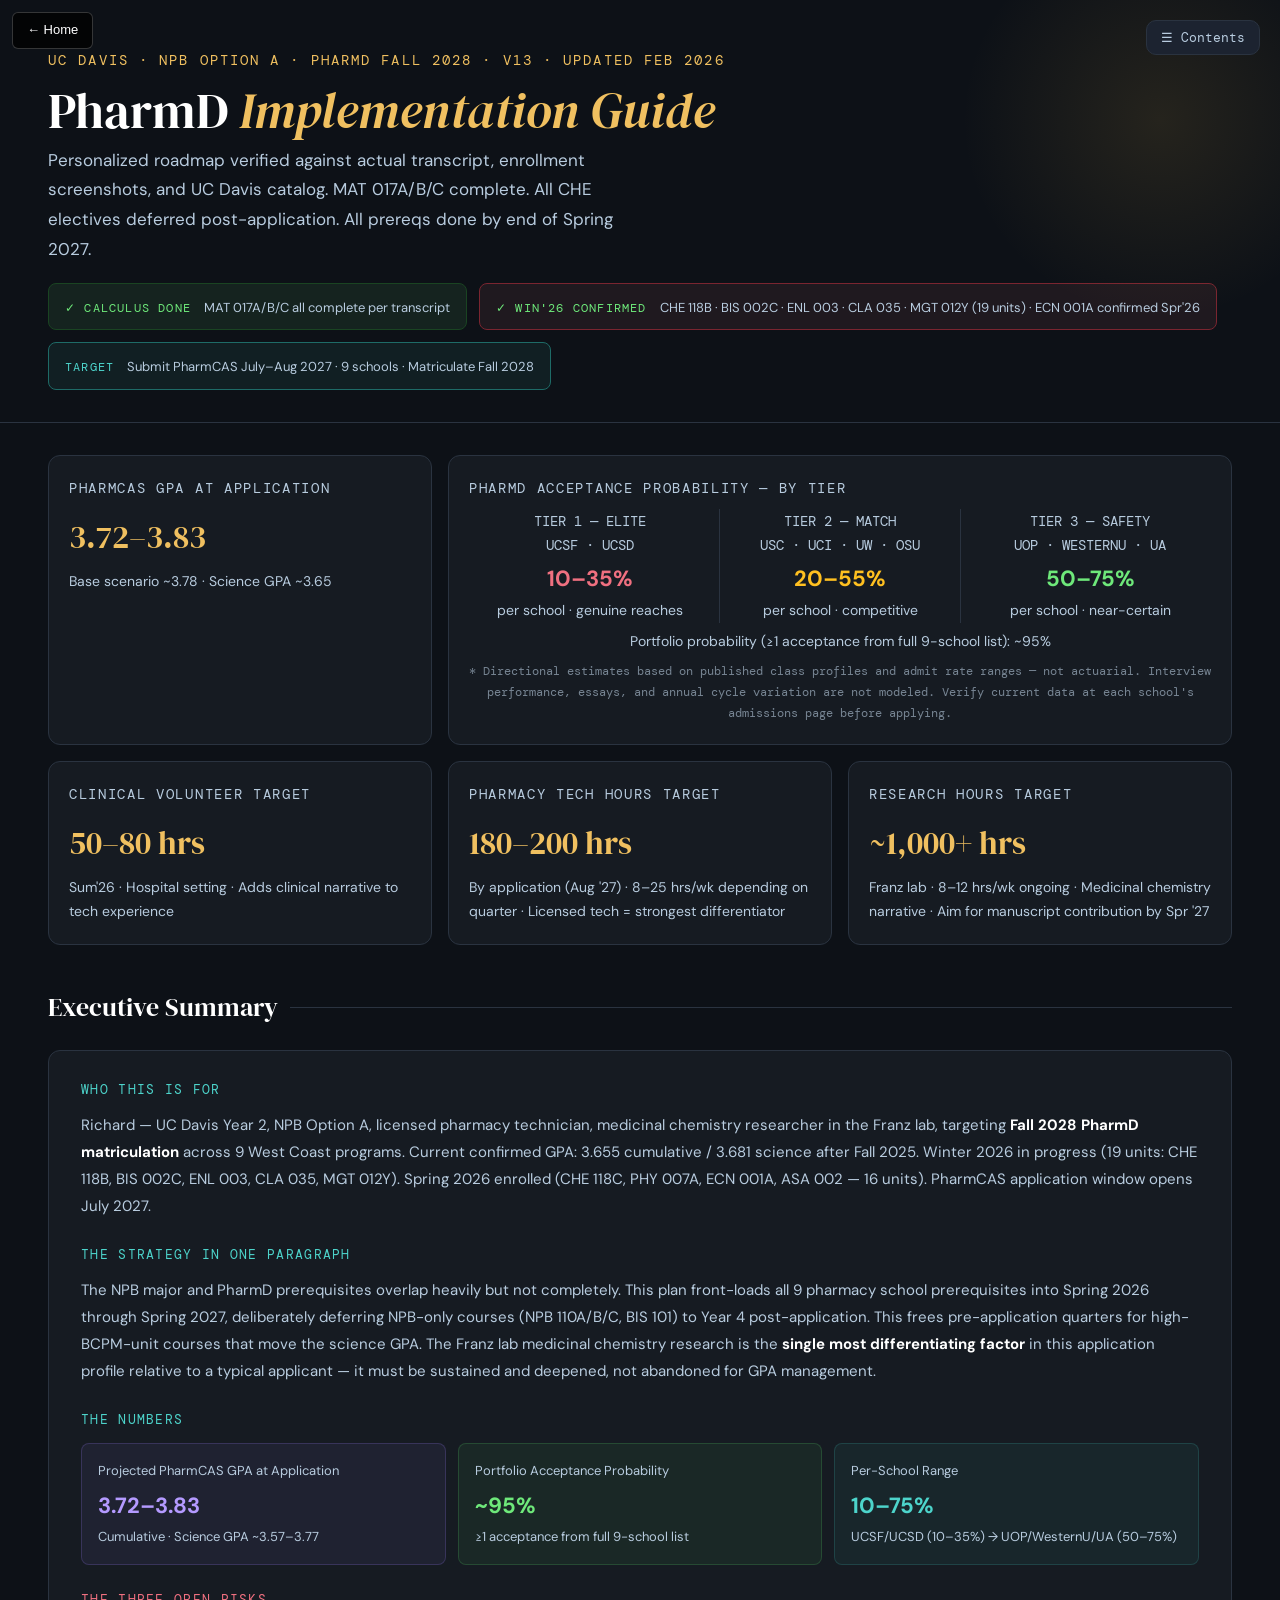
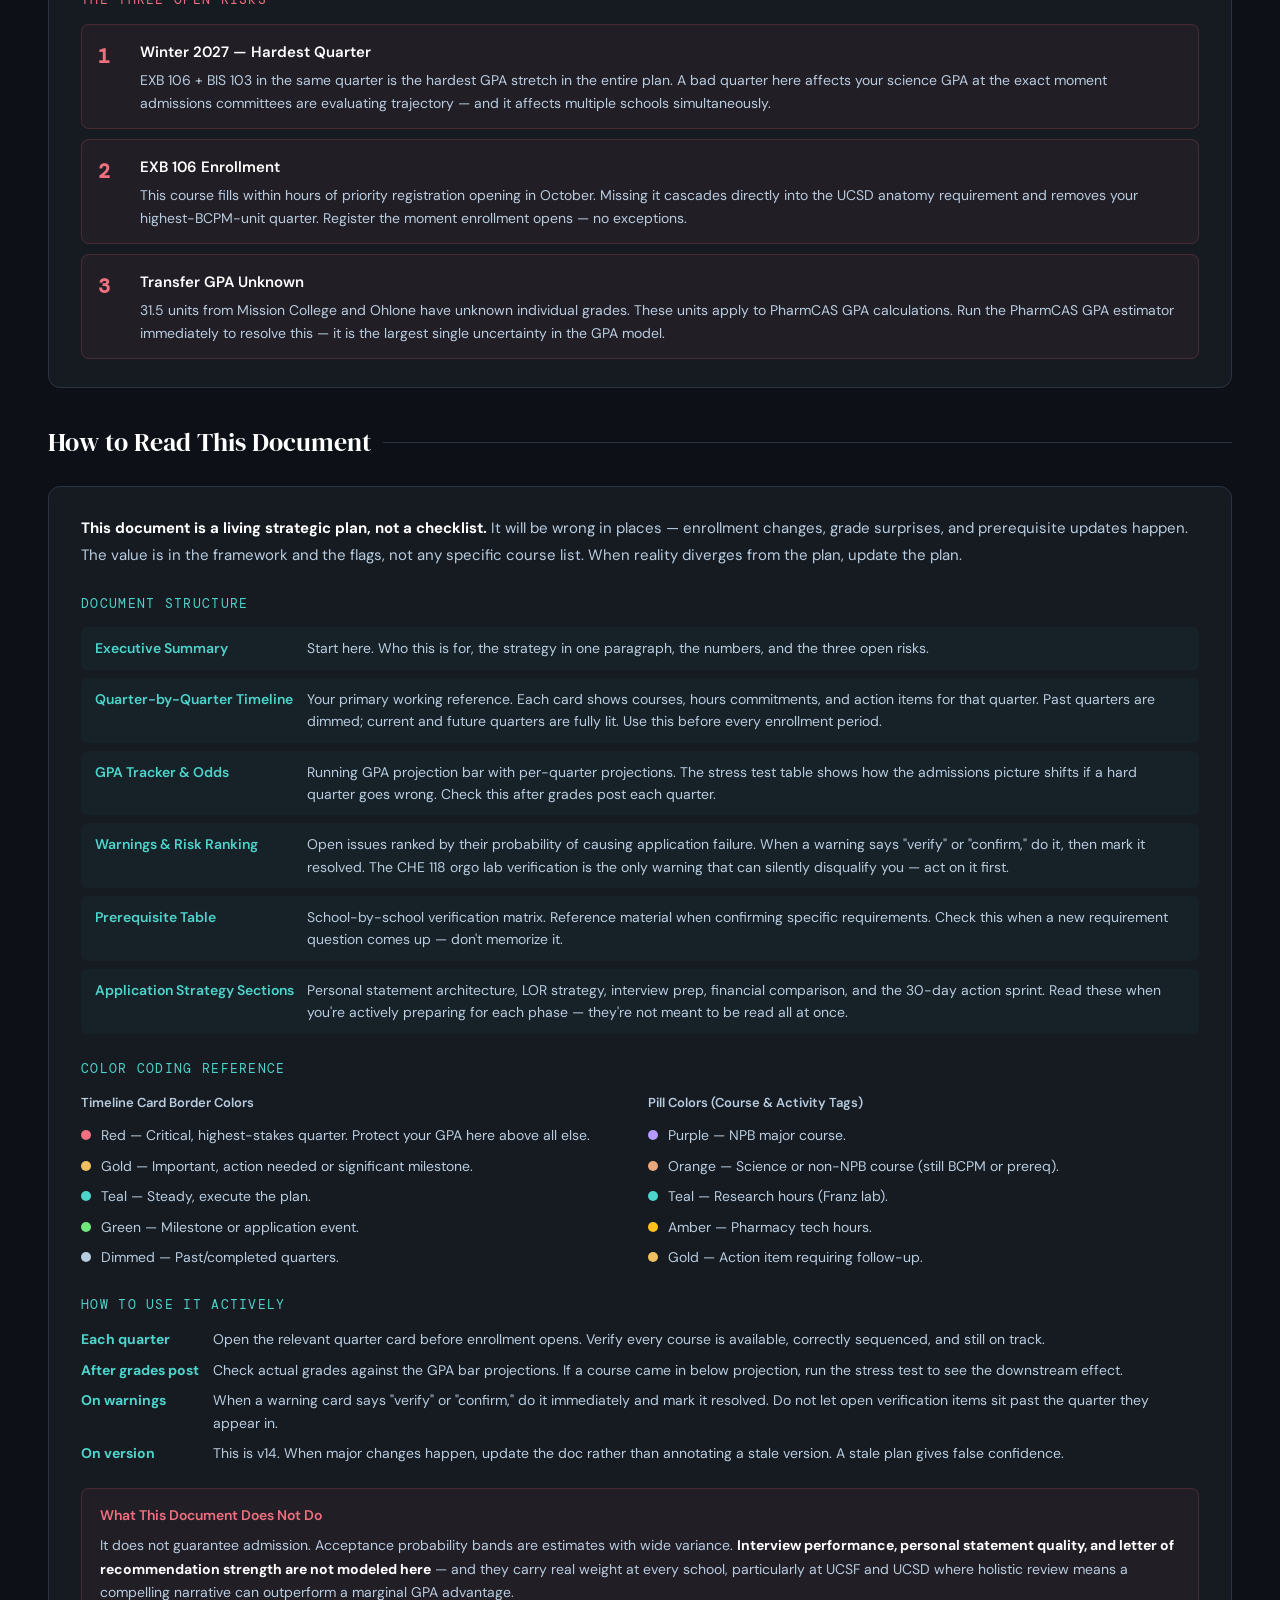
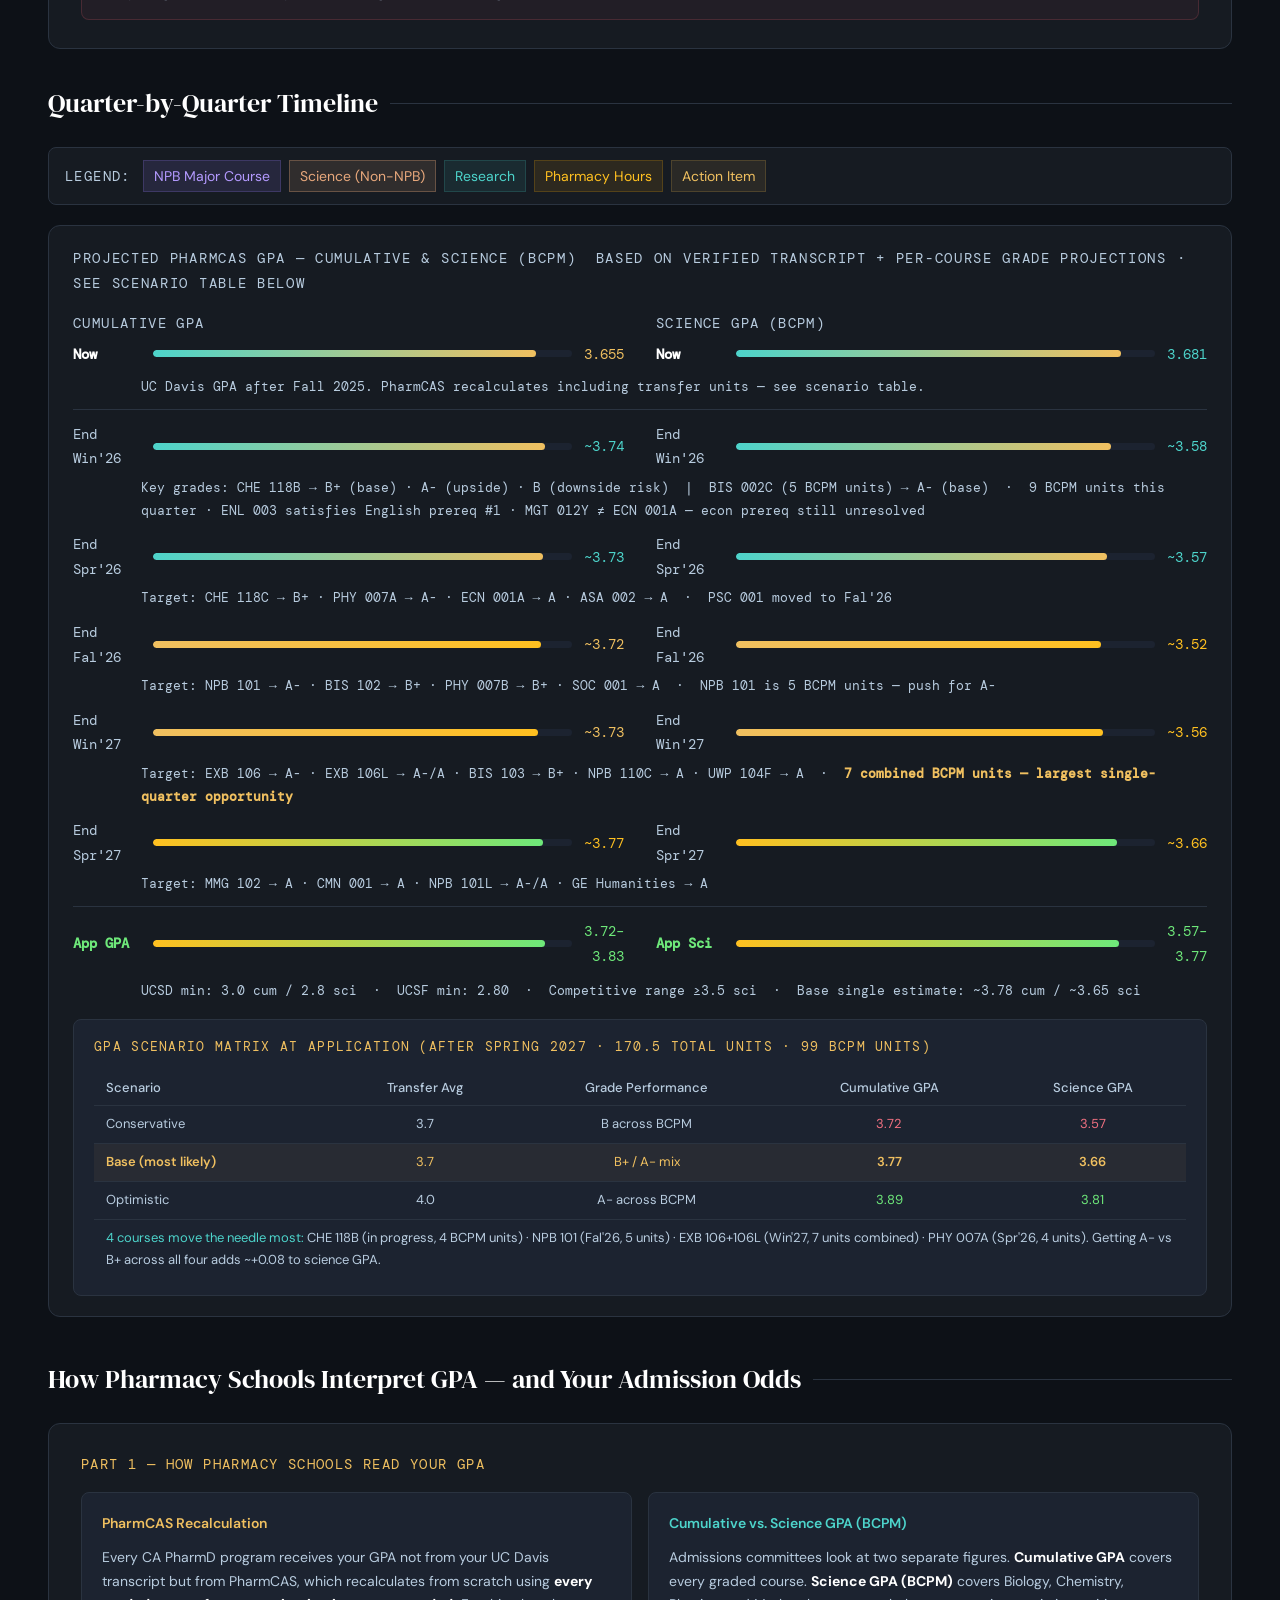
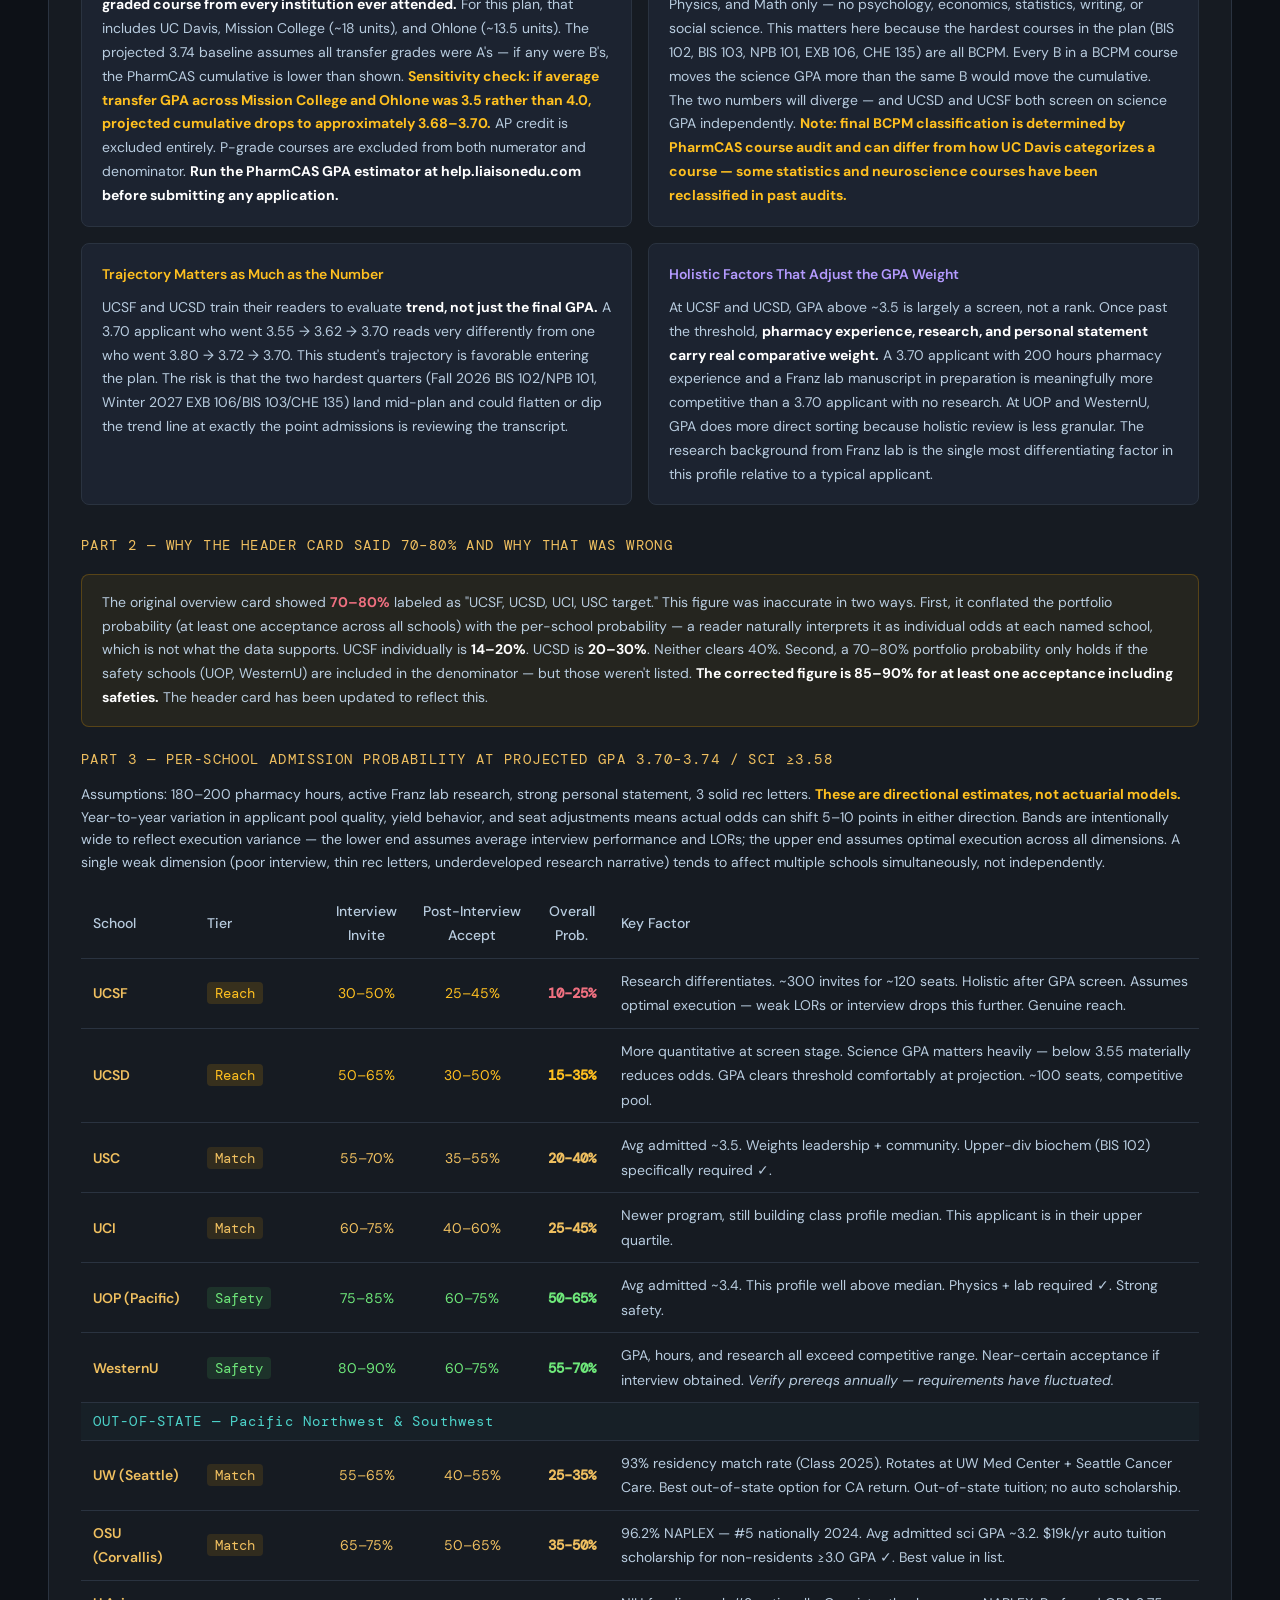
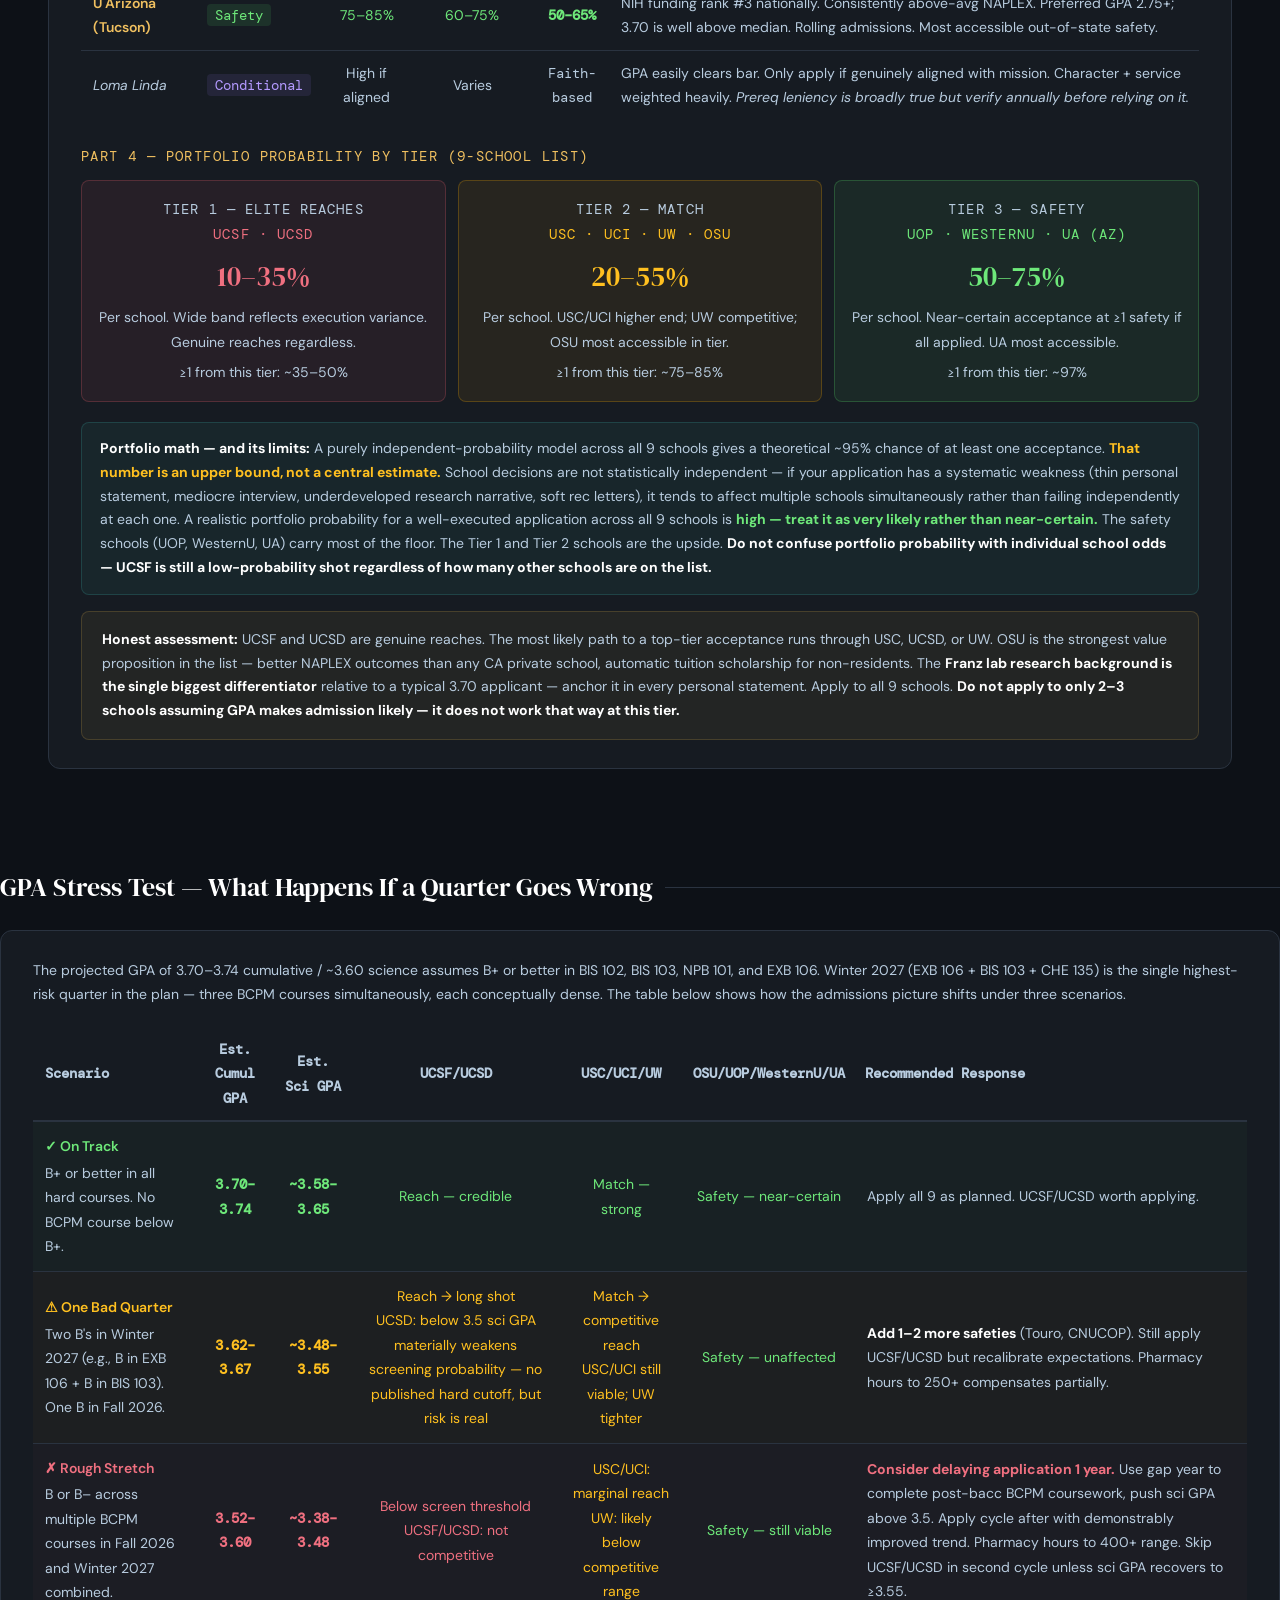
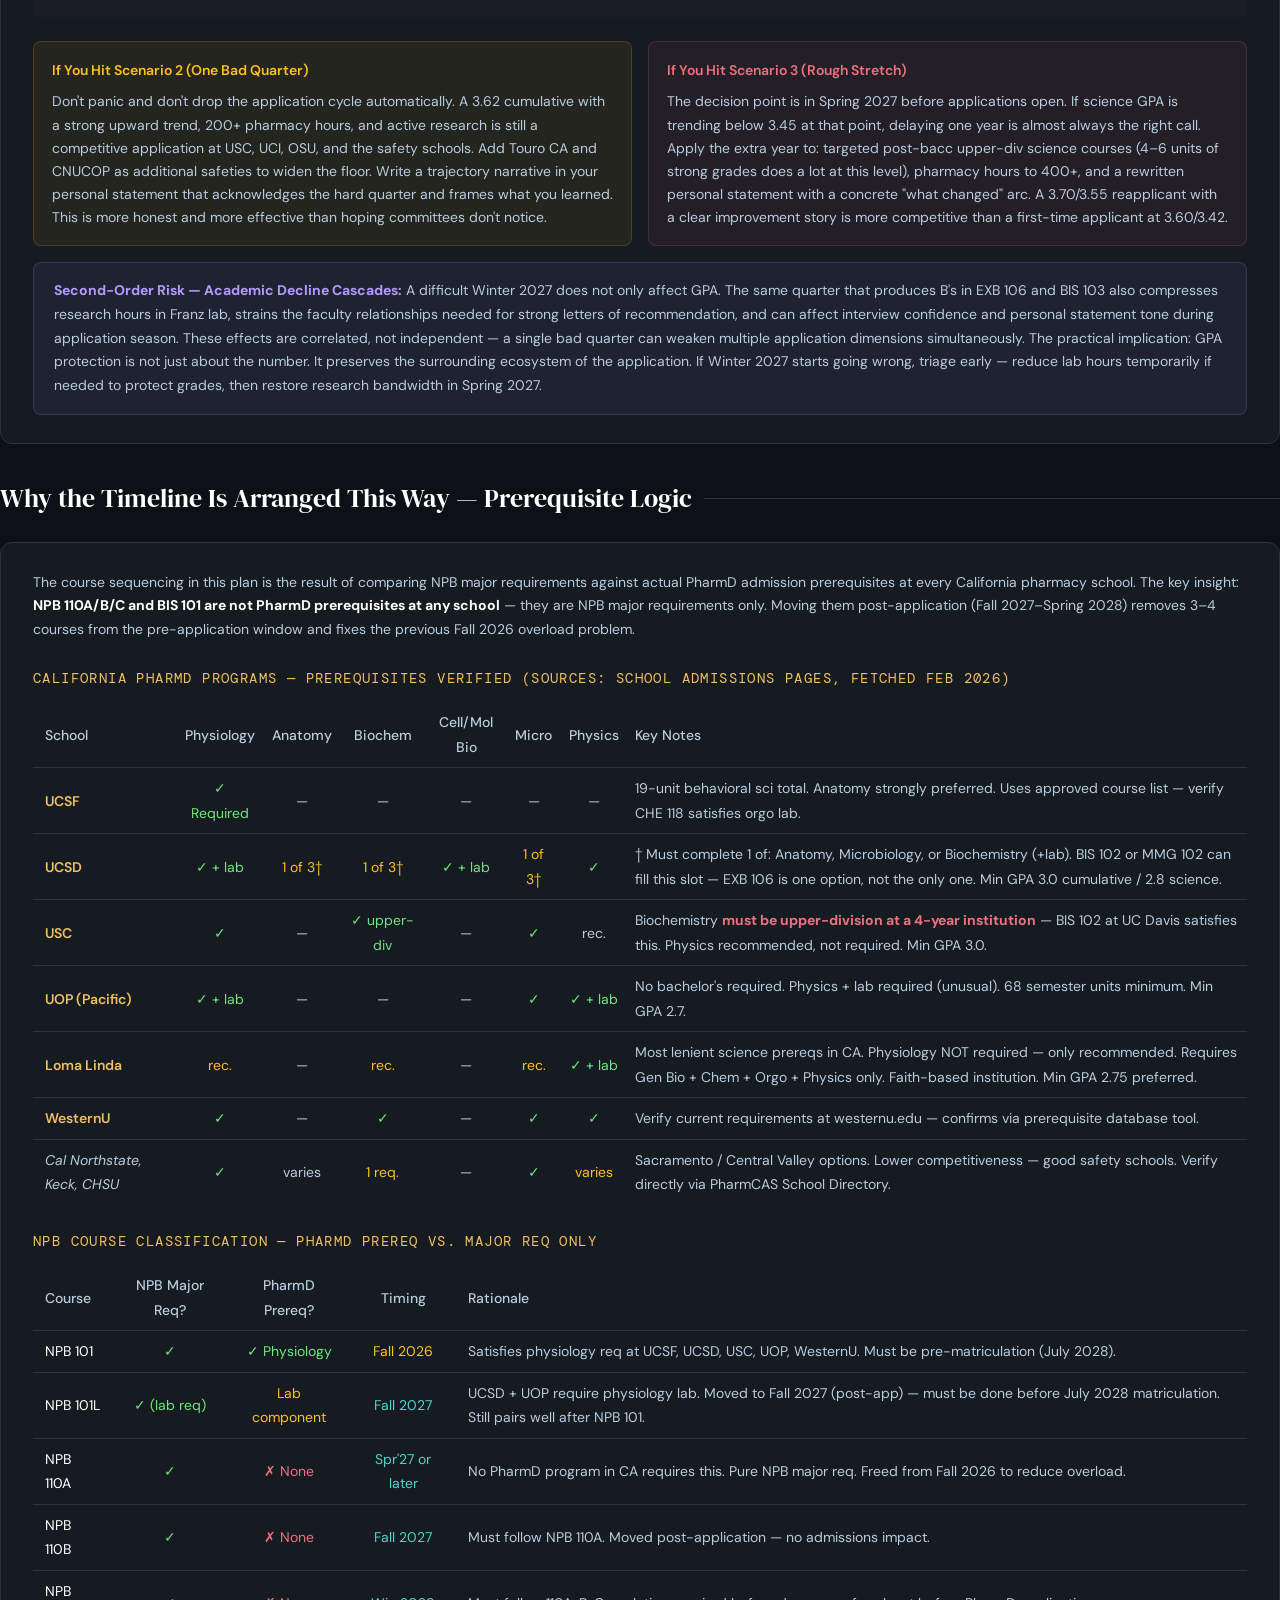
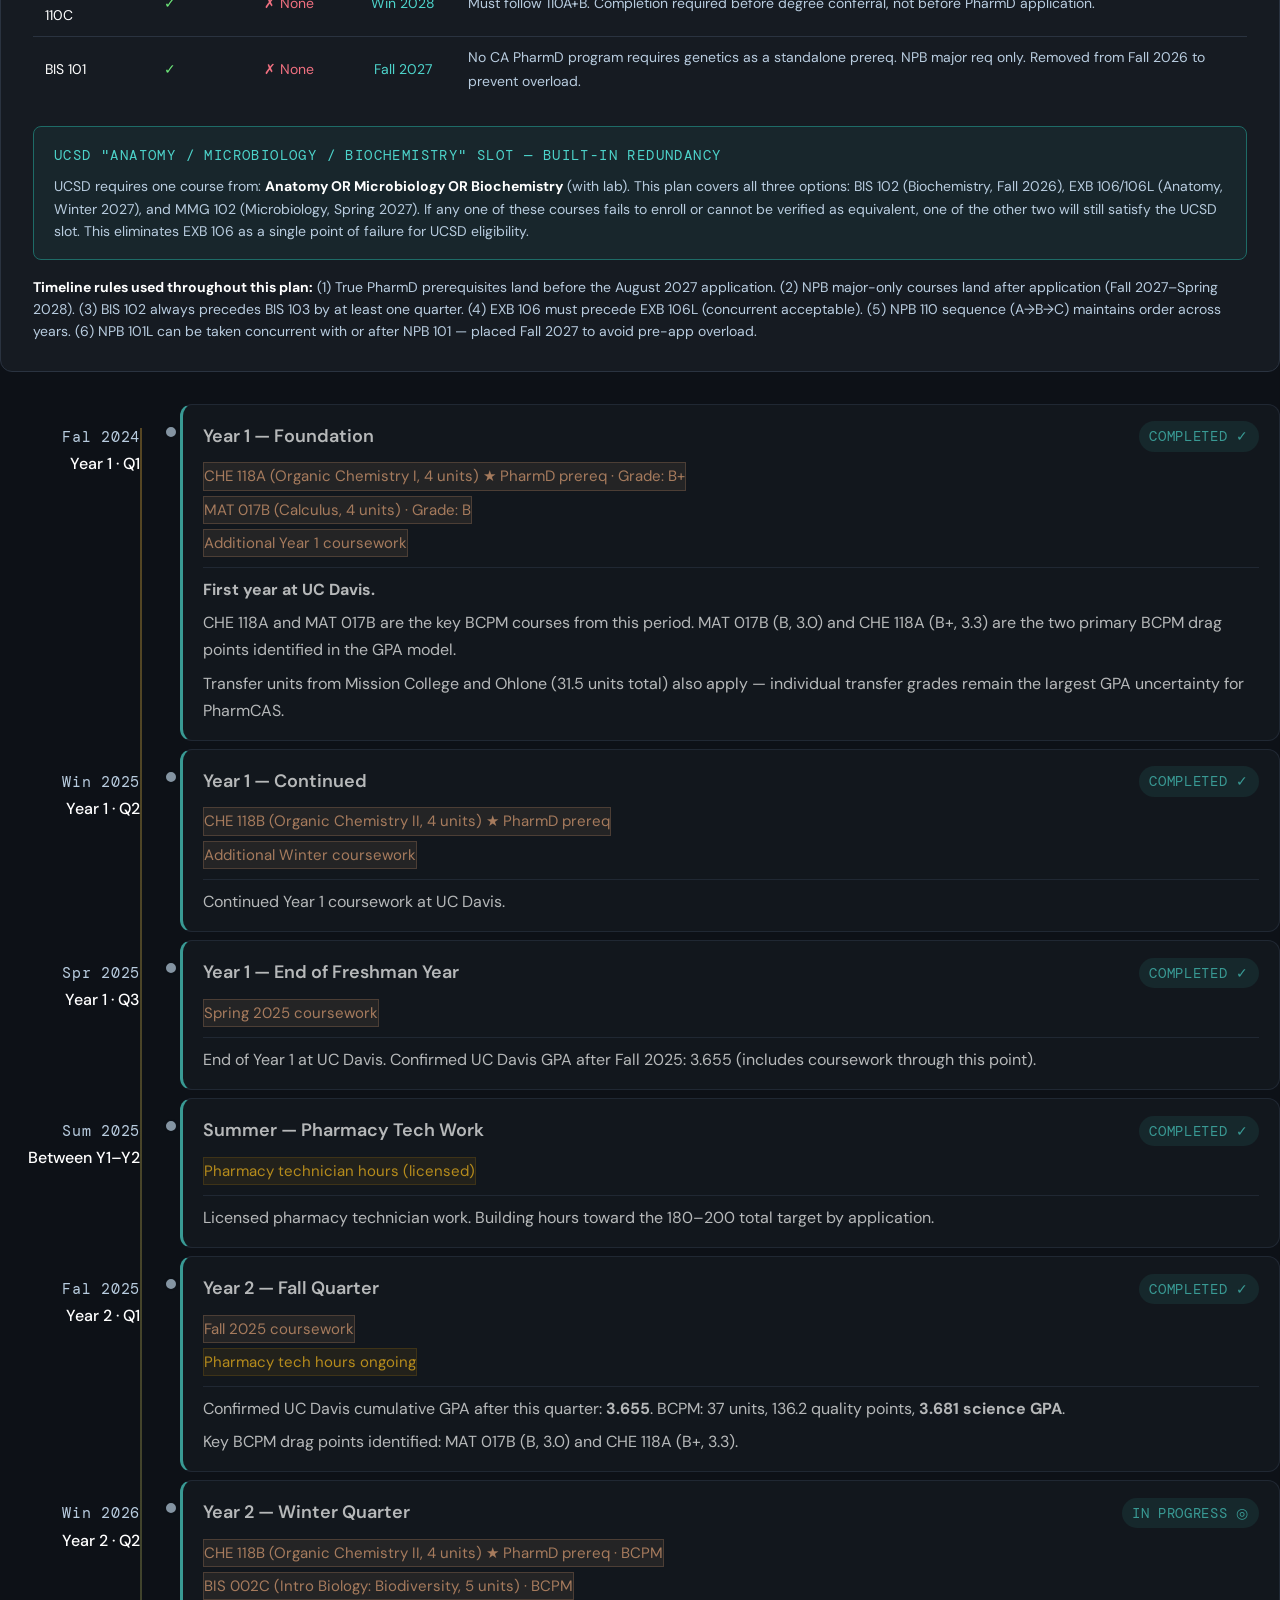
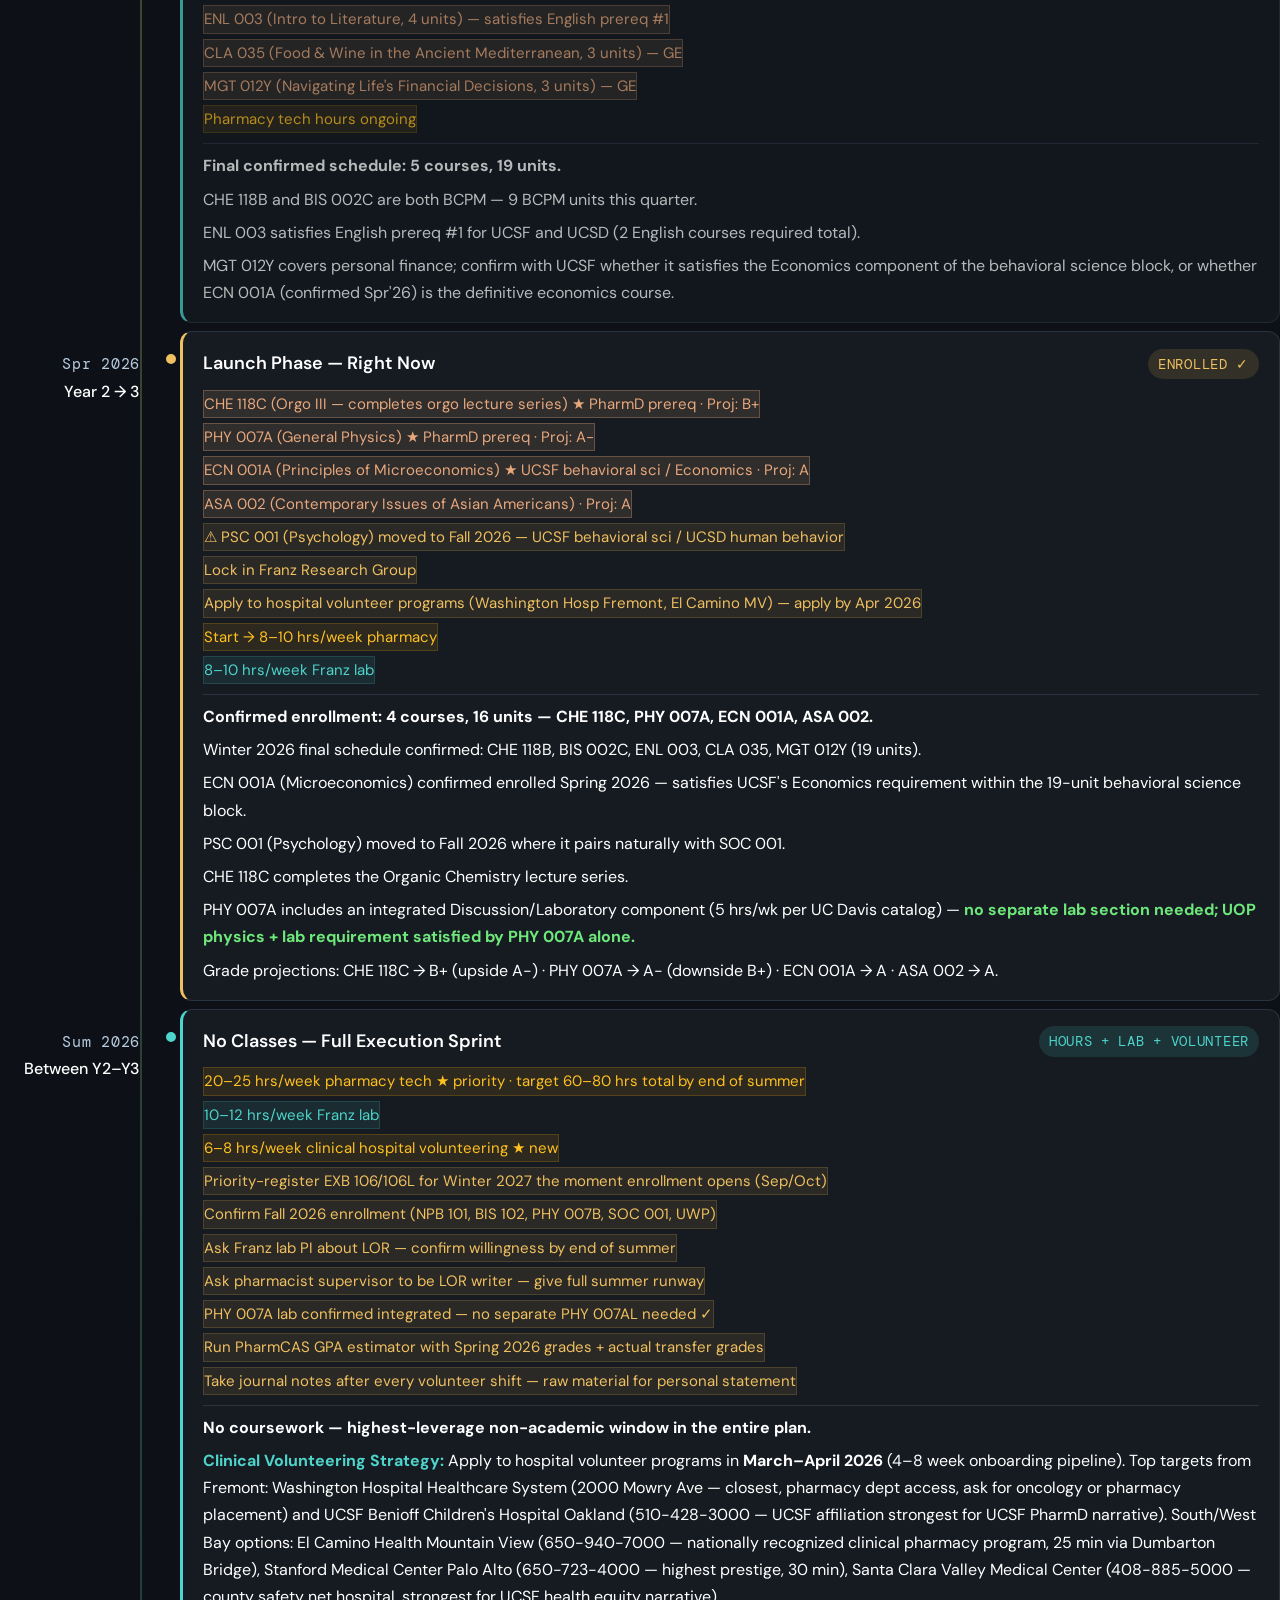
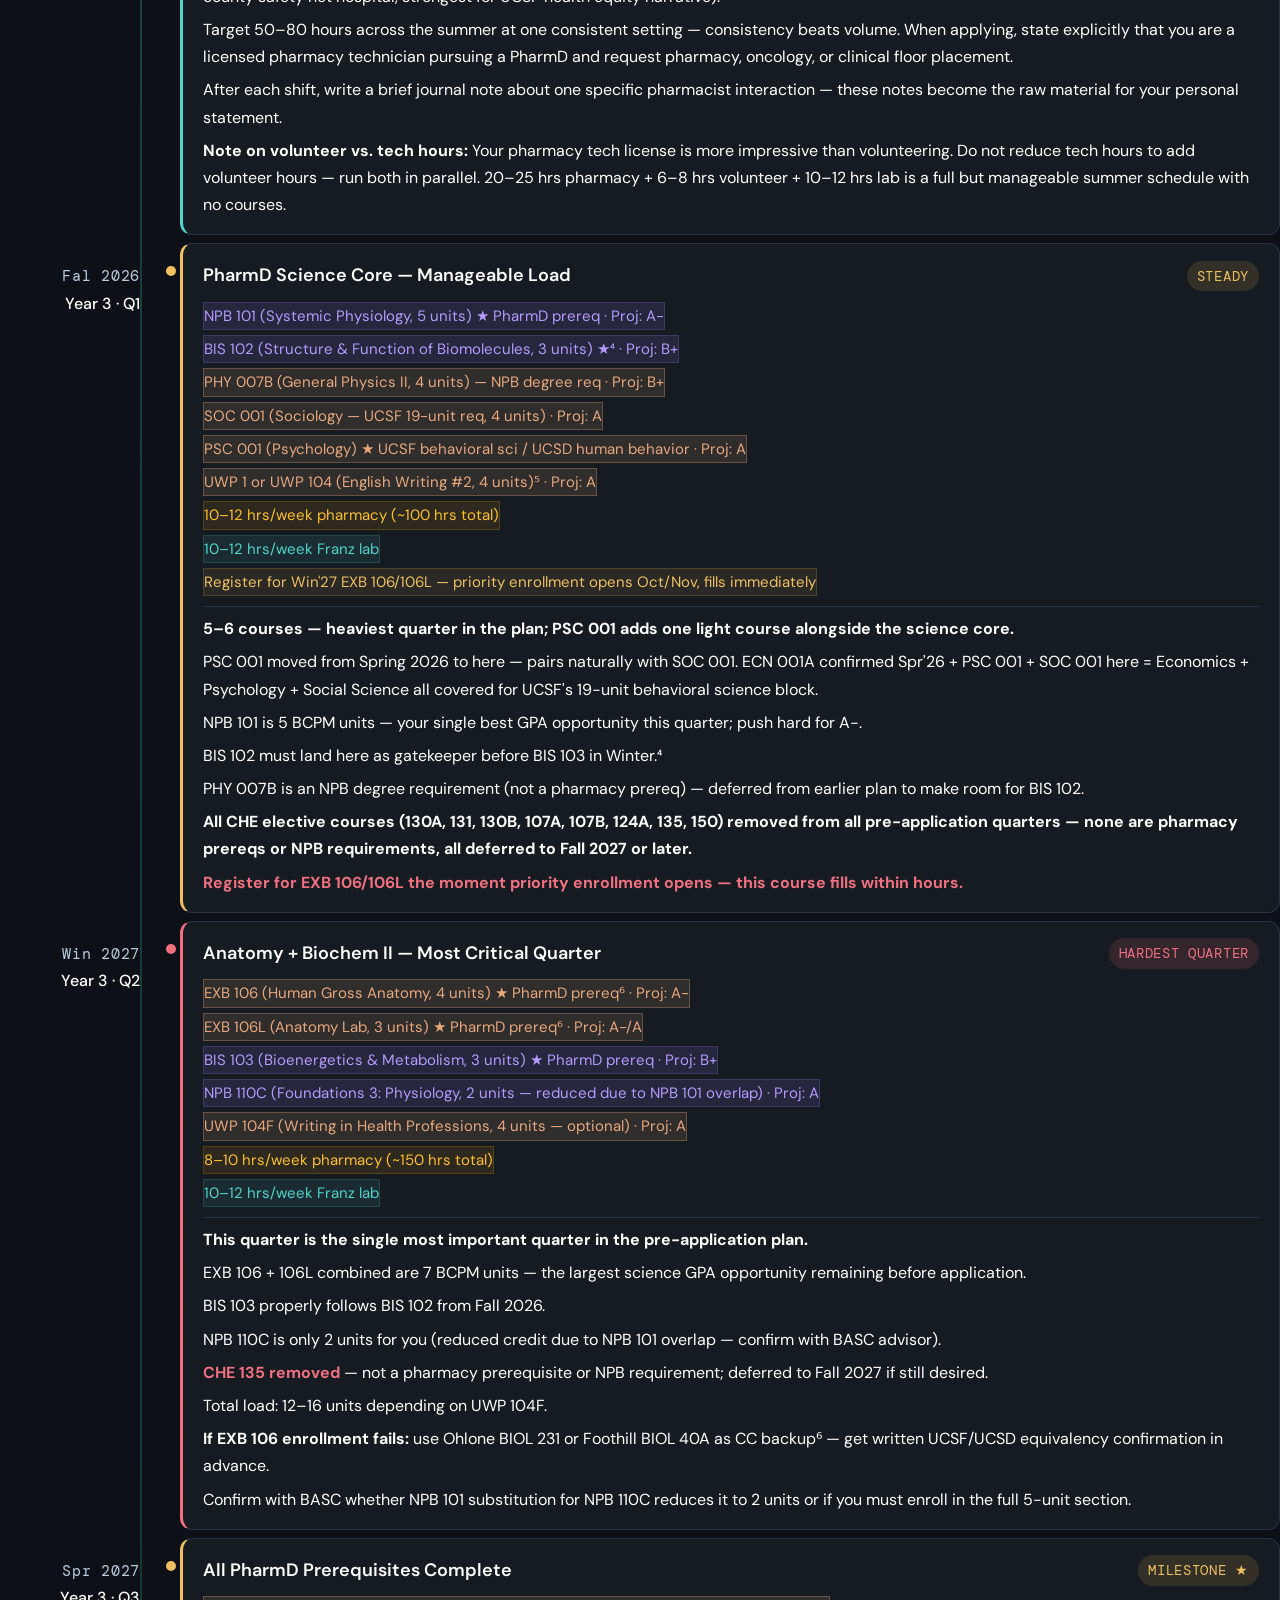
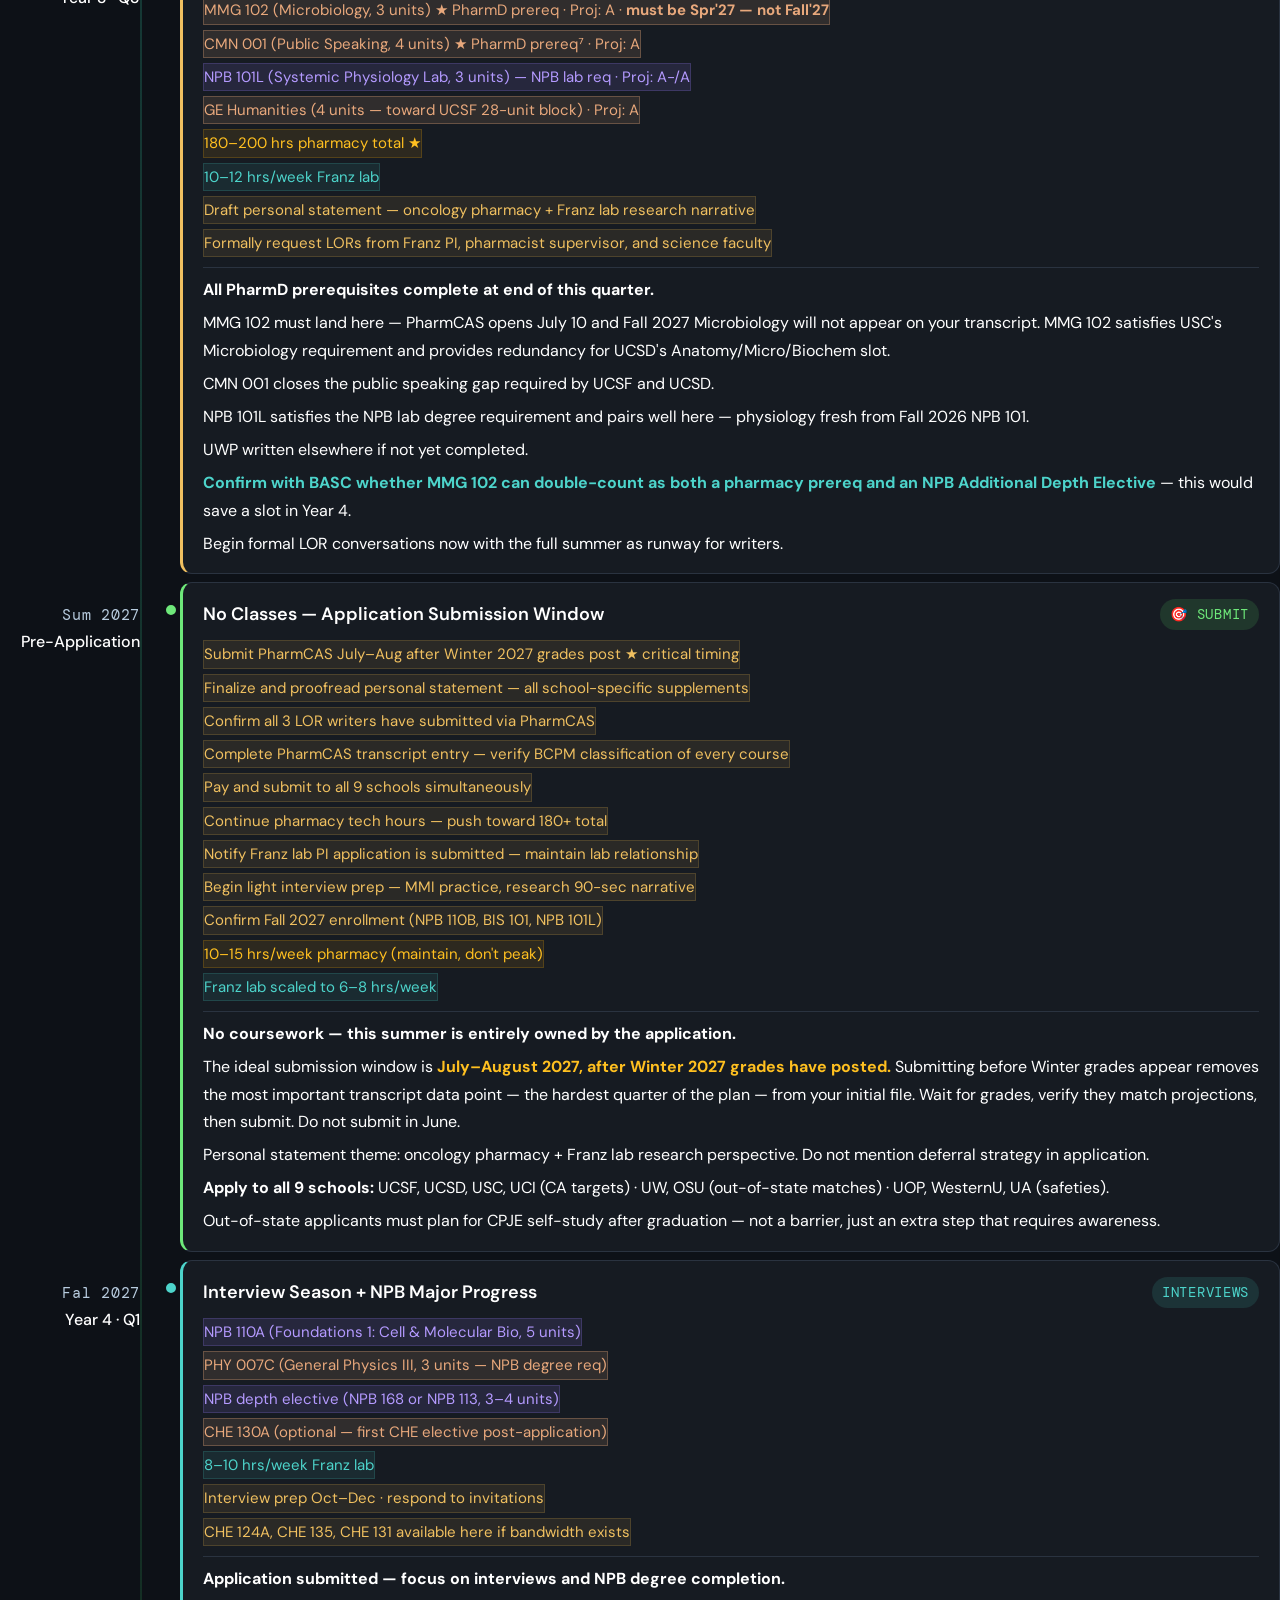
<file: 08_Implementation_Guide_Year2_Student_v14.html>
<!DOCTYPE html>
<html lang="en">
<head>
<meta charset="UTF-8">
<meta name="viewport" content="width=device-width, initial-scale=1.0">
<title>PharmD Implementation Guide — v14 · NPB Option A · Fall 2028</title>
<link rel="stylesheet" href="shared.css">
<style>
  :root {
    --bg: #0d1117;
    --surface: #161b22;
    --surface2: #1c2330;
    --border: #2a3340;
    --text: #ffffff;
    --muted: #b8ccdf;
    --gold: #f0c060;
    --gold-dim: #a07c2e;
    --teal: #4dd4cb;
    --teal-dim: #1e6b67;
    --rose: #f07080;
    --rose-dim: #7a2530;
    --green: #6ee87a;
    --green-dim: #1a4422;
    --amber: #ffc020;
    --purple: #b49aff;
    --font-display: 'DM Serif Display', serif;
    --font-body: 'DM Sans', sans-serif;
    --font-mono: 'DM Mono', monospace;
  }

  * { box-sizing: border-box; margin: 0; padding: 0; }

  body {
    background: var(--bg);
    color: var(--text);
    font-family: var(--font-body);
    font-size: 17px;
    line-height: 1.75;
    min-height: 100vh;
  }

  /* ─── HEADER ─── */
  .header {
    padding: 48px 48px 32px;
    border-bottom: 1px solid var(--border);
    position: relative;
    overflow: hidden;
  }
  .header::before {
    content: '';
    position: absolute;
    top: -80px; right: -80px;
    width: 400px; height: 400px;
    background: radial-gradient(circle, rgba(212,168,71,0.12) 0%, transparent 70%);
    pointer-events: none;
  }
  .header-label {
    font-family: var(--font-mono);
    font-size: 14px;
    letter-spacing: 0.15em;
    text-transform: uppercase;
    color: var(--gold);
    margin-bottom: 10px;
  }
  .header h1 {
    font-family: var(--font-display);
    font-size: 50px;
    font-weight: 400;
    line-height: 1.1;
    margin-bottom: 8px;
  }
  .header h1 em {
    color: var(--gold);
    font-style: italic;
  }
  .header p {
    color: var(--muted);
    font-size: 17px;
    max-width: 580px;
  }
  .vs-badge {
    display: inline-block;
    margin-top: 16px;
    padding: 6px 16px;
    background: rgba(63,184,175,0.1);
    border: 1px solid var(--teal-dim);
    border-radius: 100px;
    font-size: 14px;
    color: var(--teal);
    font-family: var(--font-mono);
  }

  /* ─── MAIN LAYOUT ─── */
  .main {
    padding: 0 48px 64px;
  }

  /* ─── OPTION A OVERVIEW ─── */
  .overview-cards {
    display: grid;
    grid-template-columns: repeat(3, 1fr);
    gap: 16px;
    margin: 32px 0 40px;
  }
  .overview-card {
    background: var(--surface);
    border: 1px solid var(--border);
    border-radius: 12px;
    padding: 20px;
  }
  .overview-card .label {
    font-family: var(--font-mono);
    font-size: 14px;
    letter-spacing: 0.12em;
    text-transform: uppercase;
    color: var(--muted);
    margin-bottom: 8px;
  }
  .overview-card .value {
    font-family: var(--font-display);
    font-size: 32px;
    color: var(--gold);
  }
  .overview-card .sub {
    font-size: 14px;
    color: var(--muted);
    margin-top: 4px;
  }

  /* ─── SECTION HEADERS ─── */
  .section-title {
    font-family: var(--font-display);
    font-size: 26px;
    font-weight: 400;
    color: var(--text);
    margin-bottom: 20px;
    display: flex;
    align-items: center;
    gap: 12px;
  }
  .section-title::after {
    content: '';
    flex: 1;
    height: 1px;
    background: var(--border);
  }

  /* ─── TIMELINE ─── */
  .timeline {
    position: relative;
    margin-bottom: 56px;
  }
  .timeline-spine {
    position: absolute;
    left: 140px;
    top: 24px;
    bottom: 24px;
    width: 2px;
    background: linear-gradient(to bottom, var(--gold-dim), var(--teal-dim), var(--green-dim));
    opacity: 0.5;
  }

  .quarter {
    display: grid;
    grid-template-columns: 140px 1fr;
    gap: 0 28px;
    margin-bottom: 8px;
    position: relative;
    animation: fadeIn 0.4s ease both;
  }
  .quarter:nth-child(2) { animation-delay: 0.05s; }
  .quarter:nth-child(3) { animation-delay: 0.10s; }
  .quarter:nth-child(4) { animation-delay: 0.15s; }
  .quarter:nth-child(5) { animation-delay: 0.20s; }
  .quarter:nth-child(6) { animation-delay: 0.25s; }
  .quarter:nth-child(7) { animation-delay: 0.30s; }
  .quarter:nth-child(8) { animation-delay: 0.35s; }
  .quarter:nth-child(9) { animation-delay: 0.40s; }

  @keyframes fadeIn {
    from { opacity: 0; transform: translateY(8px); }
    to { opacity: 1; transform: translateY(0); }
  }

  .quarter-label {
    text-align: right;
    padding-top: 20px;
    padding-right: 0;
  }
  .quarter-label .qname {
    font-family: var(--font-mono);
    font-size: 15px;
    color: var(--muted);
    letter-spacing: 0.05em;
  }
  .quarter-label .qlabel {
    font-size: 16px;
    color: var(--text);
    font-weight: 500;
  }

  .quarter-dot {
    position: absolute;
    left: 134px;
    top: 24px;
    width: 14px;
    height: 14px;
    border-radius: 50%;
    border: 2px solid var(--bg);
    z-index: 2;
  }

  .quarter-card {
    background: var(--surface);
    border: 1px solid var(--border);
    border-radius: 12px;
    padding: 16px 20px;
    margin-left: 12px;
    position: relative;
    transition: border-color 0.2s;
  }
  .quarter-card:hover {
    border-color: var(--gold-dim);
  }
  .quarter-card::before {
    content: '';
    position: absolute;
    left: -8px; top: 18px;
    width: 8px; height: 2px;
  }

  /* card accent stripe */
  .quarter-card.critical { border-left: 3px solid var(--rose); }
  .quarter-card.important { border-left: 3px solid var(--gold); }
  .quarter-card.normal { border-left: 3px solid var(--teal); }
  .quarter-card.apply { border-left: 3px solid var(--green); }

  .quarter-card.critical .quarter-dot { background: var(--rose); }
  .quarter-card.important .quarter-dot { background: var(--gold); }
  .quarter-card.normal .quarter-dot { background: var(--teal); }
  .quarter-card.apply .quarter-dot { background: var(--green); }

  .card-top {
    display: flex;
    align-items: center;
    justify-content: space-between;
    margin-bottom: 10px;
  }
  .card-top h3 {
    font-size: 18px;
    font-weight: 600;
    color: var(--text);
  }
  .badge {
    font-family: var(--font-mono);
    font-size: 14px;
    padding: 3px 10px;
    border-radius: 100px;
    letter-spacing: 0.05em;
  }
  .badge.critical { background: rgba(224,92,106,0.15); color: var(--rose); }
  .badge.important { background: rgba(212,168,71,0.15); color: var(--gold); }
  .badge.milestone { background: rgba(63,184,175,0.15); color: var(--teal); }
  .badge.apply { background: rgba(86,211,100,0.15); color: var(--green); }

  .pill-row {
    display: flex;
    flex-direction: column;
    gap: 5px;
    margin-bottom: 10px;
  }
  .pill {
    font-size: 15px;
    display: block;
    width: fit-content;
  }
  .pill.course { background: rgba(157,126,255,0.12); color: var(--purple); border: 1px solid rgba(157,126,255,0.2); }
  .pill.course-ext { background: rgba(232,168,124,0.12); color: #e8a87c; border: 1px solid rgba(232,168,124,0.3); } /* non-NPB science */
  .pill.hours { background: rgba(240,165,0,0.1); color: var(--amber); border: 1px solid rgba(240,165,0,0.2); }
  .pill.research { background: rgba(63,184,175,0.1); color: var(--teal); border: 1px solid rgba(63,184,175,0.2); }
  .pill.action { background: rgba(212,168,71,0.1); color: var(--gold); border: 1px solid rgba(212,168,71,0.2); }

  /* ─── PILL LEGEND ─── */
  .pill-legend {
    display: flex;
    flex-wrap: wrap;
    gap: 8px;
    margin-bottom: 20px;
    padding: 12px 16px;
    background: var(--surface);
    border: 1px solid var(--border);
    border-radius: 8px;
    align-items: center;
  }
  .pill-legend-label {
    font-family: var(--font-mono);
    font-size: 14px;
    letter-spacing: 0.1em;
    text-transform: uppercase;
    color: var(--muted);
    margin-right: 4px;
  }

  .card-notes {
    font-size: 16px;
    padding-top: 8px;
    margin-top: 4px;
    border-top: 1px solid var(--border);
    line-height: 1.7;
  }
  .card-notes p {
    margin-bottom: 6px;
  }
  .card-notes p:last-child { margin-bottom: 0; }
  .card-notes strong { color: var(--text); }

  /* ─── GPA TRACKER ─── */
  .gpa-track {
    background: var(--surface);
    border: 1px solid var(--border);
    border-radius: 12px;
    padding: 20px 24px;
    margin-bottom: 40px;
  }
  .gpa-label {
    font-family: var(--font-mono);
    font-size: 14px;
    letter-spacing: 0.12em;
    text-transform: uppercase;
    color: var(--muted);
    margin-bottom: 16px;
  }
  .gpa-bar-row {
    display: flex;
    align-items: center;
    gap: 12px;
    margin-bottom: 8px;
  }
  .gpa-bar-label { font-size: 14px; color: var(--muted); width: 68px; font-family: var(--font-mono); }
  .gpa-bar-track {
    flex: 1;
    height: 7px;
    background: var(--surface2);
    border-radius: 100px;
    overflow: hidden;
  }
  .gpa-bar-fill {
    height: 100%;
    border-radius: 100px;
    transition: width 0.8s cubic-bezier(.16,1,.3,1);
  }
  .gpa-bar-val { font-family: var(--font-mono); font-size: 14px; width: 40px; text-align: right; }

  /* ─── CHECKLIST ─── */
  .checklist-grid {
    display: grid;
    grid-template-columns: 1fr 1fr;
    gap: 20px;
    margin-bottom: 56px;
  }
  .checklist-group {
    background: var(--surface);
    border: 1px solid var(--border);
    border-radius: 12px;
    padding: 20px;
  }
  .checklist-group h4 {
    font-family: var(--font-mono);
    font-size: 14px;
    letter-spacing: 0.12em;
    text-transform: uppercase;
    margin-bottom: 14px;
    display: flex;
    align-items: center;
    gap: 8px;
  }
  .cg-dot { width: 8px; height: 8px; border-radius: 50%; }

  .check-item {
    display: flex;
    align-items: flex-start;
    gap: 10px;
    padding: 7px 0;
    border-bottom: 1px solid var(--border);
    cursor: pointer;
    transition: opacity 0.2s;
  }
  .check-item:last-child { border-bottom: none; }
  .check-item:hover { opacity: 0.8; }

  .check-box {
    width: 16px; height: 16px;
    border: 1.5px solid var(--border);
    border-radius: 4px;
    flex-shrink: 0;
    margin-top: 2px;
    display: flex; align-items: center; justify-content: center;
    transition: all 0.2s;
  }
  .check-item.done .check-box {
    background: var(--green-dim);
    border-color: var(--green);
  }
  .check-item.done .check-box::after {
    content: '✓';
    font-size: 14px;
    color: var(--green);
  }
  .check-item.done .check-text {
    text-decoration: line-through;
    color: var(--muted);
  }
  .check-text {
    font-size: 15px;
    line-height: 1.5;
    color: var(--text);
  }
  .check-time {
    margin-left: auto;
    font-family: var(--font-mono);
    font-size: 14px;
    color: var(--muted);
    white-space: nowrap;
    padding-top: 2px;
  }

  /* ─── COMPARISON BAR ─── */
  .comparison {
    background: var(--surface);
    border: 1px solid var(--border);
    border-radius: 12px;
    padding: 24px;
    margin-bottom: 40px;
  }
  .comparison h4 {
    font-family: var(--font-mono);
    font-size: 14px;
    letter-spacing: 0.12em;
    text-transform: uppercase;
    color: var(--muted);
    margin-bottom: 20px;
  }
  .compare-row {
    display: grid;
    grid-template-columns: 160px 1fr 1fr;
    gap: 12px;
    padding: 10px 0;
    border-bottom: 1px solid var(--border);
    align-items: center;
  }
  .compare-row:last-child { border-bottom: none; }
  .compare-row .label { font-size: 14px; color: var(--muted); }
  .compare-cell {
    padding: 6px 12px;
    border-radius: 6px;
    font-size: 14px;
  }
  .compare-cell.good { background: rgba(86,211,100,0.08); color: var(--green); border: 1px solid rgba(86,211,100,0.15); }
  .compare-cell.bad { background: rgba(224,92,106,0.08); color: var(--rose); border: 1px solid rgba(224,92,106,0.15); }
  .compare-header { font-weight: 600; font-size: 14px; text-align: center; }

  /* footer */
  /* ─── WARNINGS / FOOTNOTES ─── */
  .warnings-section {
    margin-bottom: 48px;
  }
  .warning-card {
    background: var(--surface);
    border: 1px solid var(--border);
    border-radius: 12px;
    padding: 20px 24px;
    margin-bottom: 12px;
    display: grid;
    grid-template-columns: 28px 1fr;
    gap: 0 14px;
    align-items: start;
  }
  .warning-card.warn-red { border-left: 3px solid var(--rose); }
  .warning-card.warn-amber { border-left: 3px solid var(--amber); }
  .warning-card.warn-teal { border-left: 3px solid var(--teal); }
  .warning-icon { font-size: 16px; padding-top: 1px; }
  .warning-body {}
  .warning-title {
    font-size: 16px;
    font-weight: 600;
    color: var(--text);
    margin-bottom: 4px;
  }
  .warning-title .wtag {
    display: inline-block;
    font-family: var(--font-mono);
    font-size: 9px;
    letter-spacing: 0.1em;
    text-transform: uppercase;
    padding: 2px 7px;
    border-radius: 4px;
    margin-right: 8px;
    vertical-align: middle;
  }
  .wtag-red { background: rgba(224,92,106,0.15); color: var(--rose); }
  .wtag-amber { background: rgba(240,165,0,0.15); color: var(--amber); }
  .wtag-teal { background: rgba(63,184,175,0.15); color: var(--teal); }
  .warning-desc {
    font-size: 14px;
    color: var(--muted);
    line-height: 1.6;
  }
  .warning-desc strong { color: var(--text); }
  .warning-desc a { color: var(--teal); text-decoration: none; }

  .footer {
    padding: 24px 48px;
    border-top: 1px solid var(--border);
    font-family: var(--font-mono);
    font-size: 14px;
    color: var(--muted);
    display: flex;
    justify-content: space-between;
  }

  /* ─── TOC ─── */
  #toc-toggle {
    position: fixed;
    top: 20px;
    right: 20px;
    z-index: 100;
    background: var(--surface2);
    border: 1px solid var(--border);
    border-radius: 10px;
    padding: 8px 14px;
    font-family: var(--font-mono);
    font-size: 13px;
    color: var(--muted);
    cursor: pointer;
    transition: background 0.15s, border-color 0.15s, color 0.15s;
    display: flex;
    align-items: center;
    gap: 7px;
  }
  #toc-toggle:hover { background: var(--surface); border-color: var(--gold-dim); color: var(--text); }
  #toc-panel {
    position: fixed;
    top: 56px;
    right: 20px;
    z-index: 99;
    background: var(--surface);
    border: 1px solid var(--border);
    border-radius: 12px;
    padding: 14px 0;
    width: 290px;
    max-height: calc(100vh - 80px);
    overflow-y: auto;
    display: none;
    box-shadow: 0 8px 32px rgba(0,0,0,0.5);
  }
  #toc-panel.open { display: block; }
  #toc-panel a {
    display: block;
    padding: 6px 18px;
    font-size: 13px;
    color: var(--muted);
    text-decoration: none;
    transition: color 0.12s, background 0.12s;
    line-height: 1.4;
  }
  #toc-panel a:hover { color: var(--text); background: var(--surface2); }
  .toc-header {
    font-family: var(--font-mono);
    font-size: 11px;
    letter-spacing: 0.12em;
    text-transform: uppercase;
    color: var(--gold);
    padding: 4px 18px 8px;
  }

  /* ─── MOBILE ─── */
  @media (max-width: 700px) {
    .header { padding: 28px 20px 20px; }
    .header h1 { font-size: 32px; }
    .main { padding: 0 16px 48px; }
    .overview-cards { grid-template-columns: 1fr !important; }
    .overview-card { grid-column: span 1 !important; }
    .quarter { grid-template-columns: 72px 1fr !important; }
    .quarter-label .qname { font-size: 12px; }
    .quarter-label .qlabel { font-size: 13px; }
    .timeline-spine { left: 72px; }
    .checklist-grid { grid-template-columns: 1fr !important; }
    .compare-row { grid-template-columns: 120px 1fr 1fr !important; }
    .footer { padding: 16px 20px; flex-direction: column; gap: 6px; }
    #toc-toggle, #toc-panel { display: none !important; }
  }

  /* ─── PRINT (checklist only) ─── */
  @media print {
    #toc-toggle, #toc-panel, .header::before,
    .overview-cards, .timeline, .gpa-track,
    .warnings-section, .comparison, .pill-legend,
    .footer, #print-checklist-btn { display: none !important; }
    body { background: white; color: black; font-size: 12px; }
    .header { padding: 20px; border: none; background: none; }
    .header h1 { color: black; font-size: 24px; }
    .header em { color: #333; }
    .header-label, .header p { color: #555; }
    .vs-badge { border-color: #ccc; color: #555; background: none; }
    .main { padding: 0 16px 20px; }
    .section-title { color: black; font-size: 16px; break-after: avoid; }
    .section-title::after { background: #ccc; }
    .checklist-grid { display: block; }
    .checklist-group { background: white; border: 1px solid #ccc; break-inside: avoid; margin-bottom: 12px; page-break-inside: avoid; }
    .checklist-group h4 { color: black; }
    .check-item { border-bottom-color: #eee; }
    .check-box { border-color: #999; }
    .check-text { color: black; font-size: 11px; }
    .check-time { color: #666; }
  }
</style>
</head>
<body>
<a href="index.html" style="position:fixed;top:12px;left:12px;z-index:9999;background:rgba(0,0,0,0.75);color:#fff;padding:6px 14px;border-radius:6px;font-size:13px;text-decoration:none;font-family:sans-serif;border:1px solid rgba(255,255,255,0.2);backdrop-filter:blur(4px);">← Home</a>

<!-- TOC -->
<button id="toc-toggle" onclick="document.getElementById('toc-panel').classList.toggle('open')">☰ Contents</button>
<nav id="toc-panel">
  <div class="toc-header">Contents</div>
  <a href="#toc-exec">Executive Summary</a>
  <a href="#toc-howtoread">How to Read This Document</a>
  <a href="#toc-timeline">Quarter-by-Quarter Timeline</a>
  <a href="#toc-gpa">How Schools Interpret GPA</a>
  <a href="#toc-stress">GPA Stress Test</a>
  <a href="#toc-logic">Prerequisite Logic</a>
  <a href="#toc-checklist">Master Checklist</a>
  <a href="#toc-volunteer">Clinical Volunteering Strategy</a>
  <a href="#toc-riskrank">Warning Risk Ranking</a>
  <a href="#toc-warnings">Warnings &amp; Verification</a>
  <a href="#toc-alternatives">If You Don't Get In</a>
  <a href="#toc-prereqs">Prerequisite Satisfaction</a>
  <a href="#toc-gonogo">Spring 2027 Go / No-Go</a>
  <a href="#toc-ps">Personal Statement</a>
  <a href="#toc-lors">Letters of Recommendation</a>
  <a href="#toc-interview">Interview Preparation</a>
  <a href="#toc-financial">Financial Comparison</a>
  <a href="#toc-sprint">30-Day Action Sprint</a>
  <a href="#toc-glossary">Glossary</a>
</nav>

<!-- HEADER -->
<div class="header">
  <div class="header-label">UC Davis · NPB Option A · PharmD Fall 2028 · v13 · Updated Feb 2026</div>
  <h1>PharmD <em>Implementation Guide</em></h1>
  <p>Personalized roadmap verified against actual transcript, enrollment screenshots, and UC Davis catalog. MAT 017A/B/C complete. All CHE electives deferred post-application. All prereqs done by end of Spring 2027.</p>
  <div style="display:flex;gap:12px;flex-wrap:wrap;margin-top:18px;">
    <div style="background:rgba(110,232,122,0.08);border:1px solid var(--green-dim);border-radius:8px;padding:8px 16px;">
      <span style="font-family:var(--font-mono);font-size:12px;color:var(--green);text-transform:uppercase;letter-spacing:0.1em;">✓ Calculus Done</span>
      <span style="font-size:13px;color:var(--muted);margin-left:8px;">MAT 017A/B/C all complete per transcript</span>
    </div>
    <div style="background:rgba(240,112,128,0.08);border:1px solid var(--rose-dim);border-radius:8px;padding:8px 16px;">
      <span style="font-family:var(--font-mono);font-size:12px;color:var(--green);text-transform:uppercase;letter-spacing:0.1em;">✓ Win'26 Confirmed</span>
      <span style="font-size:13px;color:var(--muted);margin-left:8px;">CHE 118B · BIS 002C · ENL 003 · CLA 035 · MGT 012Y (19 units) · ECN 001A confirmed Spr'26</span>
    </div>
    <div style="background:rgba(63,184,175,0.08);border:1px solid var(--teal-dim);border-radius:8px;padding:8px 16px;">
      <span style="font-family:var(--font-mono);font-size:12px;color:var(--teal);text-transform:uppercase;letter-spacing:0.1em;">Target</span>
      <span style="font-size:13px;color:var(--muted);margin-left:8px;">Submit PharmCAS July–Aug 2027 · 9 schools · Matriculate Fall 2028</span>
    </div>
  </div>
</div>

<div class="main">

  <!-- OVERVIEW CARDS -->
  <div class="overview-cards">
    <div class="overview-card">
      <div class="label">PharmCAS GPA at Application</div>
      <div class="value">3.72–3.83</div>
      <div class="sub">Base scenario ~3.78 · Science GPA ~3.65</div>
    </div>
    <div class="overview-card" style="grid-column:span 2;">
      <div class="label">PharmD Acceptance Probability — by Tier</div>
      <div style="display:grid;grid-template-columns:repeat(3,1fr);gap:8px;margin-top:6px;">
        <div style="text-align:center;">
          <div style="font-family:var(--font-mono);font-size:14px;color:var(--muted);text-transform:uppercase;margin-bottom:2px;">Tier 1 — Elite<br>UCSF · UCSD</div>
          <div style="font-size:22px;font-weight:700;color:var(--rose);">10–35%</div>
          <div style="font-size:14px;color:var(--muted);">per school · genuine reaches</div>
        </div>
        <div style="text-align:center;border-left:1px solid var(--border);border-right:1px solid var(--border);">
          <div style="font-family:var(--font-mono);font-size:14px;color:var(--muted);text-transform:uppercase;margin-bottom:2px;">Tier 2 — Match<br>USC · UCI · UW · OSU</div>
          <div style="font-size:22px;font-weight:700;color:var(--amber);">20–55%</div>
          <div style="font-size:14px;color:var(--muted);">per school · competitive</div>
        </div>
        <div style="text-align:center;">
          <div style="font-family:var(--font-mono);font-size:14px;color:var(--muted);text-transform:uppercase;margin-bottom:2px;">Tier 3 — Safety<br>UOP · WesternU · UA</div>
          <div style="font-size:22px;font-weight:700;color:var(--green);">50–75%</div>
          <div style="font-size:14px;color:var(--muted);">per school · near-certain</div>
        </div>
      </div>
      <div style="font-size:14px;color:var(--muted);margin-top:6px;text-align:center;">Portfolio probability (≥1 acceptance from full 9-school list): ~95%</div>
      <div style="font-size:12px;color:var(--muted);opacity:0.6;margin-top:8px;text-align:center;font-family:var(--font-mono);">* Directional estimates based on published class profiles and admit rate ranges — not actuarial. Interview performance, essays, and annual cycle variation are not modeled. Verify current data at each school's admissions page before applying.</div>
    </div>
    <div class="overview-card">
      <div class="label">Clinical Volunteer Target</div>
      <div class="value">50–80 hrs</div>
      <div class="sub">Sum'26 · Hospital setting · Adds clinical narrative to tech experience</div>
    </div>
    <div class="overview-card">
      <div class="label">Pharmacy Tech Hours Target</div>
      <div class="value">180–200 hrs</div>
      <div class="sub">By application (Aug '27) · 8–25 hrs/wk depending on quarter · Licensed tech = strongest differentiator</div>
    </div>
    <div class="overview-card">
      <div class="label">Research Hours Target</div>
      <div class="value">~1,000+ hrs</div>
      <div class="sub">Franz lab · 8–12 hrs/wk ongoing · Medicinal chemistry narrative · Aim for manuscript contribution by Spr '27</div>
    </div>
  </div>

  <div class="section-title" id="toc-exec">Executive Summary</div>
  <div style="background:var(--surface);border:1px solid var(--border);border-radius:12px;padding:28px 32px;margin-bottom:32px;">

    <!-- Who this is for -->
    <div style="font-family:var(--font-mono);font-size:13px;color:var(--teal);text-transform:uppercase;letter-spacing:0.1em;margin-bottom:10px;">Who This Is For</div>
    <div style="font-size:15px;color:var(--muted);line-height:1.8;margin-bottom:24px;">
      Richard — UC Davis Year 2, NPB Option A, licensed pharmacy technician, medicinal chemistry researcher in the Franz lab, targeting <strong style="color:var(--text);">Fall 2028 PharmD matriculation</strong> across 9 West Coast programs. Current confirmed GPA: 3.655 cumulative / 3.681 science after Fall 2025. Winter 2026 in progress (19 units: CHE 118B, BIS 002C, ENL 003, CLA 035, MGT 012Y). Spring 2026 enrolled (CHE 118C, PHY 007A, ECN 001A, ASA 002 — 16 units). PharmCAS application window opens July 2027.
    </div>

    <!-- The strategy -->
    <div style="font-family:var(--font-mono);font-size:13px;color:var(--teal);text-transform:uppercase;letter-spacing:0.1em;margin-bottom:10px;">The Strategy in One Paragraph</div>
    <div style="font-size:15px;color:var(--muted);line-height:1.8;margin-bottom:24px;">
      The NPB major and PharmD prerequisites overlap heavily but not completely. This plan front-loads all 9 pharmacy school prerequisites into Spring 2026 through Spring 2027, deliberately deferring NPB-only courses (NPB 110A/B/C, BIS 101) to Year 4 post-application. This frees pre-application quarters for high-BCPM-unit courses that move the science GPA. The Franz lab medicinal chemistry research is the <strong style="color:var(--text);">single most differentiating factor</strong> in this application profile relative to a typical applicant — it must be sustained and deepened, not abandoned for GPA management.
    </div>

    <!-- The numbers -->
    <div style="font-family:var(--font-mono);font-size:13px;color:var(--teal);text-transform:uppercase;letter-spacing:0.1em;margin-bottom:12px;">The Numbers</div>
    <div style="display:grid;grid-template-columns:repeat(3,1fr);gap:12px;margin-bottom:24px;">
      <div style="background:rgba(157,126,255,0.07);border:1px solid rgba(157,126,255,0.2);border-radius:8px;padding:16px;">
        <div style="font-size:13px;color:var(--muted);margin-bottom:4px;">Projected PharmCAS GPA at Application</div>
        <div style="font-size:22px;font-weight:700;color:var(--purple);">3.72–3.83</div>
        <div style="font-size:13px;color:var(--muted);">Cumulative · Science GPA ~3.57–3.77</div>
      </div>
      <div style="background:rgba(86,211,100,0.07);border:1px solid rgba(86,211,100,0.2);border-radius:8px;padding:16px;">
        <div style="font-size:13px;color:var(--muted);margin-bottom:4px;">Portfolio Acceptance Probability</div>
        <div style="font-size:22px;font-weight:700;color:var(--green);">~95%</div>
        <div style="font-size:13px;color:var(--muted);">≥1 acceptance from full 9-school list</div>
      </div>
      <div style="background:rgba(63,184,175,0.07);border:1px solid rgba(63,184,175,0.2);border-radius:8px;padding:16px;">
        <div style="font-size:13px;color:var(--muted);margin-bottom:4px;">Per-School Range</div>
        <div style="font-size:22px;font-weight:700;color:var(--teal);">10–75%</div>
        <div style="font-size:13px;color:var(--muted);">UCSF/UCSD (10–35%) → UOP/WesternU/UA (50–75%)</div>
      </div>
    </div>

    <!-- Three open risks -->
    <div style="font-family:var(--font-mono);font-size:13px;color:var(--rose);text-transform:uppercase;letter-spacing:0.1em;margin-bottom:12px;">The Three Open Risks</div>
    <div style="display:flex;flex-direction:column;gap:10px;margin-bottom:0;">
      <div style="display:flex;gap:14px;align-items:flex-start;padding:14px 16px;background:rgba(224,92,106,0.06);border:1px solid rgba(224,92,106,0.2);border-radius:8px;">
        <div style="font-family:var(--font-mono);font-size:20px;color:var(--rose);font-weight:700;min-width:28px;">1</div>
        <div>
          <div style="font-size:15px;font-weight:600;color:var(--text);margin-bottom:4px;">Winter 2027 — Hardest Quarter</div>
          <div style="font-size:14px;color:var(--muted);line-height:1.6;">EXB 106 + BIS 103 in the same quarter is the hardest GPA stretch in the entire plan. A bad quarter here affects your science GPA at the exact moment admissions committees are evaluating trajectory — and it affects multiple schools simultaneously.</div>
        </div>
      </div>
      <div style="display:flex;gap:14px;align-items:flex-start;padding:14px 16px;background:rgba(224,92,106,0.06);border:1px solid rgba(224,92,106,0.2);border-radius:8px;">
        <div style="font-family:var(--font-mono);font-size:20px;color:var(--rose);font-weight:700;min-width:28px;">2</div>
        <div>
          <div style="font-size:15px;font-weight:600;color:var(--text);margin-bottom:4px;">EXB 106 Enrollment</div>
          <div style="font-size:14px;color:var(--muted);line-height:1.6;">This course fills within hours of priority registration opening in October. Missing it cascades directly into the UCSD anatomy requirement and removes your highest-BCPM-unit quarter. Register the moment enrollment opens — no exceptions.</div>
        </div>
      </div>
      <div style="display:flex;gap:14px;align-items:flex-start;padding:14px 16px;background:rgba(224,92,106,0.06);border:1px solid rgba(224,92,106,0.2);border-radius:8px;">
        <div style="font-family:var(--font-mono);font-size:20px;color:var(--rose);font-weight:700;min-width:28px;">3</div>
        <div>
          <div style="font-size:15px;font-weight:600;color:var(--text);margin-bottom:4px;">Transfer GPA Unknown</div>
          <div style="font-size:14px;color:var(--muted);line-height:1.6;">31.5 units from Mission College and Ohlone have unknown individual grades. These units apply to PharmCAS GPA calculations. Run the PharmCAS GPA estimator immediately to resolve this — it is the largest single uncertainty in the GPA model.</div>
        </div>
      </div>
    </div>

  </div>

  <!-- HOW TO READ THIS DOCUMENT -->
  <div class="section-title" id="toc-howtoread">How to Read This Document</div>
  <div style="background:var(--surface);border:1px solid var(--border);border-radius:12px;padding:28px 32px;margin-bottom:32px;">

    <div style="font-size:15px;color:var(--muted);line-height:1.8;margin-bottom:24px;">
      <strong style="color:var(--text);">This document is a living strategic plan, not a checklist.</strong> It will be wrong in places — enrollment changes, grade surprises, and prerequisite updates happen. The value is in the framework and the flags, not any specific course list. When reality diverges from the plan, update the plan.
    </div>

    <!-- Structure -->
    <div style="font-family:var(--font-mono);font-size:13px;color:var(--teal);text-transform:uppercase;letter-spacing:0.1em;margin-bottom:12px;">Document Structure</div>
    <div style="display:flex;flex-direction:column;gap:8px;margin-bottom:24px;">
      <div style="display:flex;gap:12px;font-size:14px;color:var(--muted);line-height:1.6;padding:10px 14px;background:rgba(63,184,175,0.04);border-radius:6px;">
        <span style="color:var(--teal);font-weight:600;min-width:200px;">Executive Summary</span>
        <span>Start here. Who this is for, the strategy in one paragraph, the numbers, and the three open risks.</span>
      </div>
      <div style="display:flex;gap:12px;font-size:14px;color:var(--muted);line-height:1.6;padding:10px 14px;background:rgba(63,184,175,0.04);border-radius:6px;">
        <span style="color:var(--teal);font-weight:600;min-width:200px;">Quarter-by-Quarter Timeline</span>
        <span>Your primary working reference. Each card shows courses, hours commitments, and action items for that quarter. Past quarters are dimmed; current and future quarters are fully lit. Use this before every enrollment period.</span>
      </div>
      <div style="display:flex;gap:12px;font-size:14px;color:var(--muted);line-height:1.6;padding:10px 14px;background:rgba(63,184,175,0.04);border-radius:6px;">
        <span style="color:var(--teal);font-weight:600;min-width:200px;">GPA Tracker &amp; Odds</span>
        <span>Running GPA projection bar with per-quarter projections. The stress test table shows how the admissions picture shifts if a hard quarter goes wrong. Check this after grades post each quarter.</span>
      </div>
      <div style="display:flex;gap:12px;font-size:14px;color:var(--muted);line-height:1.6;padding:10px 14px;background:rgba(63,184,175,0.04);border-radius:6px;">
        <span style="color:var(--teal);font-weight:600;min-width:200px;">Warnings &amp; Risk Ranking</span>
        <span>Open issues ranked by their probability of causing application failure. When a warning says "verify" or "confirm," do it, then mark it resolved. The CHE 118 orgo lab verification is the only warning that can silently disqualify you — act on it first.</span>
      </div>
      <div style="display:flex;gap:12px;font-size:14px;color:var(--muted);line-height:1.6;padding:10px 14px;background:rgba(63,184,175,0.04);border-radius:6px;">
        <span style="color:var(--teal);font-weight:600;min-width:200px;">Prerequisite Table</span>
        <span>School-by-school verification matrix. Reference material when confirming specific requirements. Check this when a new requirement question comes up — don't memorize it.</span>
      </div>
      <div style="display:flex;gap:12px;font-size:14px;color:var(--muted);line-height:1.6;padding:10px 14px;background:rgba(63,184,175,0.04);border-radius:6px;">
        <span style="color:var(--teal);font-weight:600;min-width:200px;">Application Strategy Sections</span>
        <span>Personal statement architecture, LOR strategy, interview prep, financial comparison, and the 30-day action sprint. Read these when you're actively preparing for each phase — they're not meant to be read all at once.</span>
      </div>
    </div>

    <!-- Color coding -->
    <div style="font-family:var(--font-mono);font-size:13px;color:var(--teal);text-transform:uppercase;letter-spacing:0.1em;margin-bottom:12px;">Color Coding Reference</div>
    <div style="display:grid;grid-template-columns:1fr 1fr;gap:16px;margin-bottom:24px;">
      <div>
        <div style="font-size:13px;color:var(--muted);font-weight:600;margin-bottom:8px;">Timeline Card Border Colors</div>
        <div style="display:flex;flex-direction:column;gap:6px;">
          <div style="display:flex;align-items:center;gap:10px;font-size:14px;color:var(--muted);"><span style="width:10px;height:10px;border-radius:50%;background:var(--rose);flex-shrink:0;"></span> Red — Critical, highest-stakes quarter. Protect your GPA here above all else.</div>
          <div style="display:flex;align-items:center;gap:10px;font-size:14px;color:var(--muted);"><span style="width:10px;height:10px;border-radius:50%;background:var(--gold);flex-shrink:0;"></span> Gold — Important, action needed or significant milestone.</div>
          <div style="display:flex;align-items:center;gap:10px;font-size:14px;color:var(--muted);"><span style="width:10px;height:10px;border-radius:50%;background:var(--teal);flex-shrink:0;"></span> Teal — Steady, execute the plan.</div>
          <div style="display:flex;align-items:center;gap:10px;font-size:14px;color:var(--muted);"><span style="width:10px;height:10px;border-radius:50%;background:var(--green);flex-shrink:0;"></span> Green — Milestone or application event.</div>
          <div style="display:flex;align-items:center;gap:10px;font-size:14px;color:var(--muted);"><span style="width:10px;height:10px;border-radius:50%;background:var(--muted);flex-shrink:0;"></span> Dimmed — Past/completed quarters.</div>
        </div>
      </div>
      <div>
        <div style="font-size:13px;color:var(--muted);font-weight:600;margin-bottom:8px;">Pill Colors (Course &amp; Activity Tags)</div>
        <div style="display:flex;flex-direction:column;gap:6px;">
          <div style="display:flex;align-items:center;gap:10px;font-size:14px;color:var(--muted);"><span style="width:10px;height:10px;border-radius:50%;background:var(--purple);flex-shrink:0;"></span> Purple — NPB major course.</div>
          <div style="display:flex;align-items:center;gap:10px;font-size:14px;color:var(--muted);"><span style="width:10px;height:10px;border-radius:50%;background:#e8a87c;flex-shrink:0;"></span> Orange — Science or non-NPB course (still BCPM or prereq).</div>
          <div style="display:flex;align-items:center;gap:10px;font-size:14px;color:var(--muted);"><span style="width:10px;height:10px;border-radius:50%;background:var(--teal);flex-shrink:0;"></span> Teal — Research hours (Franz lab).</div>
          <div style="display:flex;align-items:center;gap:10px;font-size:14px;color:var(--muted);"><span style="width:10px;height:10px;border-radius:50%;background:var(--amber);flex-shrink:0;"></span> Amber — Pharmacy tech hours.</div>
          <div style="display:flex;align-items:center;gap:10px;font-size:14px;color:var(--muted);"><span style="width:10px;height:10px;border-radius:50%;background:var(--gold);flex-shrink:0;"></span> Gold — Action item requiring follow-up.</div>
        </div>
      </div>
    </div>

    <!-- How to use actively -->
    <div style="font-family:var(--font-mono);font-size:13px;color:var(--teal);text-transform:uppercase;letter-spacing:0.1em;margin-bottom:12px;">How to Use It Actively</div>
    <div style="display:flex;flex-direction:column;gap:8px;margin-bottom:24px;">
      <div style="font-size:14px;color:var(--muted);line-height:1.6;display:flex;gap:12px;"><span style="color:var(--teal);font-weight:700;min-width:120px;">Each quarter</span>Open the relevant quarter card before enrollment opens. Verify every course is available, correctly sequenced, and still on track.</div>
      <div style="font-size:14px;color:var(--muted);line-height:1.6;display:flex;gap:12px;"><span style="color:var(--teal);font-weight:700;min-width:120px;">After grades post</span>Check actual grades against the GPA bar projections. If a course came in below projection, run the stress test to see the downstream effect.</div>
      <div style="font-size:14px;color:var(--muted);line-height:1.6;display:flex;gap:12px;"><span style="color:var(--teal);font-weight:700;min-width:120px;">On warnings</span>When a warning card says "verify" or "confirm," do it immediately and mark it resolved. Do not let open verification items sit past the quarter they appear in.</div>
      <div style="font-size:14px;color:var(--muted);line-height:1.6;display:flex;gap:12px;"><span style="color:var(--teal);font-weight:700;min-width:120px;">On version</span>This is v14. When major changes happen, update the doc rather than annotating a stale version. A stale plan gives false confidence.</div>
    </div>

    <!-- What this doc doesn't do -->
    <div style="padding:14px 18px;background:rgba(224,92,106,0.06);border:1px solid rgba(224,92,106,0.2);border-radius:8px;">
      <div style="font-size:14px;font-weight:600;color:var(--rose);margin-bottom:6px;">What This Document Does Not Do</div>
      <div style="font-size:14px;color:var(--muted);line-height:1.7;">It does not guarantee admission. Acceptance probability bands are estimates with wide variance. <strong style="color:var(--text);">Interview performance, personal statement quality, and letter of recommendation strength are not modeled here</strong> — and they carry real weight at every school, particularly at UCSF and UCSD where holistic review means a compelling narrative can outperform a marginal GPA advantage.</div>
    </div>

  </div>

  <div class="section-title" id="toc-timeline">Quarter-by-Quarter Timeline</div>

  <!-- Pill Legend -->
  <div class="pill-legend">
    <span class="pill-legend-label">Legend:</span>
    <span class="pill course" style="font-size:14px;padding:3px 10px;">NPB Major Course</span>
    <span class="pill course-ext" style="font-size:14px;padding:3px 10px;">Science (Non-NPB)</span>
    <span class="pill research" style="font-size:14px;padding:3px 10px;">Research</span>
    <span class="pill hours" style="font-size:14px;padding:3px 10px;">Pharmacy Hours</span>
    <span class="pill action" style="font-size:14px;padding:3px 10px;">Action Item</span>
  </div>

  <!-- GPA Progress tracker -->
  <div class="gpa-track">
    <div class="gpa-label">Projected PharmCAS GPA — Cumulative &amp; Science (BCPM) &nbsp;<span style="color:var(--muted);font-size:14px;">based on verified transcript + per-course grade projections · see scenario table below</span></div>

    <div style="display:grid;grid-template-columns:1fr 1fr;gap:0 32px;margin-bottom:6px;">
      <div style="font-family:var(--font-mono);font-size:14px;color:var(--muted);text-transform:uppercase;letter-spacing:0.1em;">Cumulative GPA</div>
      <div style="font-family:var(--font-mono);font-size:14px;color:var(--muted);text-transform:uppercase;letter-spacing:0.1em;">Science GPA (BCPM)</div>
    </div>

    <!-- Current baseline -->
    <div style="display:grid;grid-template-columns:1fr 1fr;gap:6px 32px;margin-bottom:10px;">
      <div class="gpa-bar-row" style="margin-bottom:0">
        <div class="gpa-bar-label" style="color:var(--text);font-weight:600">Now</div>
        <div class="gpa-bar-track"><div class="gpa-bar-fill" style="width:91.4%; background:linear-gradient(90deg,var(--teal),var(--gold));"></div></div>
        <div class="gpa-bar-val" style="color:var(--gold)">3.655</div>
      </div>
      <div class="gpa-bar-row" style="margin-bottom:0">
        <div class="gpa-bar-label" style="color:var(--text);font-weight:600">Now</div>
        <div class="gpa-bar-track"><div class="gpa-bar-fill" style="width:92%; background:linear-gradient(90deg,var(--teal),var(--gold));"></div></div>
        <div class="gpa-bar-val" style="color:var(--teal)">3.681</div>
      </div>
    </div>
    <div style="font-family:var(--font-mono);font-size:13px;color:var(--muted);margin-bottom:10px;padding-left:68px;">UC Davis GPA after Fall 2025. PharmCAS recalculates including transfer units — see scenario table.</div>

    <div style="height:1px;background:var(--border);margin:8px 0 12px;"></div>

    <!-- Win 2026 -->
    <div style="display:grid;grid-template-columns:1fr 1fr;gap:4px 32px;margin-bottom:6px;">
      <div class="gpa-bar-row" style="margin-bottom:0">
        <div class="gpa-bar-label">End Win'26</div>
        <div class="gpa-bar-track"><div class="gpa-bar-fill" style="width:93.5%; background:linear-gradient(90deg,var(--teal),var(--gold));"></div></div>
        <div class="gpa-bar-val" style="color:var(--teal)">~3.74</div>
      </div>
      <div class="gpa-bar-row" style="margin-bottom:0">
        <div class="gpa-bar-label">End Win'26</div>
        <div class="gpa-bar-track"><div class="gpa-bar-fill" style="width:89.5%; background:linear-gradient(90deg,var(--teal),var(--gold));"></div></div>
        <div class="gpa-bar-val" style="color:var(--teal)">~3.58</div>
      </div>
    </div>
    <div style="font-family:var(--font-mono);font-size:13px;color:var(--muted);margin-bottom:10px;padding-left:68px;">Key grades: CHE 118B → B+ (base) · A- (upside) · B (downside risk) &nbsp;|&nbsp; BIS 002C (5 BCPM units) → A- (base) &nbsp;·&nbsp; 9 BCPM units this quarter · ENL 003 satisfies English prereq #1 · MGT 012Y ≠ ECN 001A — econ prereq still unresolved</div>

    <!-- Spr 2026 -->
    <div style="display:grid;grid-template-columns:1fr 1fr;gap:4px 32px;margin-bottom:6px;">
      <div class="gpa-bar-row" style="margin-bottom:0">
        <div class="gpa-bar-label">End Spr'26</div>
        <div class="gpa-bar-track"><div class="gpa-bar-fill" style="width:93%; background:linear-gradient(90deg,var(--teal),var(--gold));"></div></div>
        <div class="gpa-bar-val" style="color:var(--teal)">~3.73</div>
      </div>
      <div class="gpa-bar-row" style="margin-bottom:0">
        <div class="gpa-bar-label">End Spr'26</div>
        <div class="gpa-bar-track"><div class="gpa-bar-fill" style="width:88.5%; background:linear-gradient(90deg,var(--teal),var(--gold));"></div></div>
        <div class="gpa-bar-val" style="color:var(--teal)">~3.57</div>
      </div>
    </div>
    <div style="font-family:var(--font-mono);font-size:13px;color:var(--muted);margin-bottom:10px;padding-left:68px;">Target: CHE 118C → B+ · PHY 007A → A- · ECN 001A → A · ASA 002 → A &nbsp;·&nbsp; PSC 001 moved to Fal'26</div>

    <!-- Fal 2026 -->
    <div style="display:grid;grid-template-columns:1fr 1fr;gap:4px 32px;margin-bottom:6px;">
      <div class="gpa-bar-row" style="margin-bottom:0">
        <div class="gpa-bar-label">End Fal'26</div>
        <div class="gpa-bar-track"><div class="gpa-bar-fill" style="width:92.5%; background:linear-gradient(90deg,var(--gold),var(--amber));"></div></div>
        <div class="gpa-bar-val" style="color:var(--gold)">~3.72</div>
      </div>
      <div class="gpa-bar-row" style="margin-bottom:0">
        <div class="gpa-bar-label">End Fal'26</div>
        <div class="gpa-bar-track"><div class="gpa-bar-fill" style="width:87%; background:linear-gradient(90deg,var(--gold),var(--amber));"></div></div>
        <div class="gpa-bar-val" style="color:var(--amber)">~3.52</div>
      </div>
    </div>
    <div style="font-family:var(--font-mono);font-size:13px;color:var(--muted);margin-bottom:10px;padding-left:68px;">Target: NPB 101 → A- · BIS 102 → B+ · PHY 007B → B+ · SOC 001 → A &nbsp;·&nbsp; NPB 101 is 5 BCPM units — push for A-</div>

    <!-- Win 2027 -->
    <div style="display:grid;grid-template-columns:1fr 1fr;gap:4px 32px;margin-bottom:6px;">
      <div class="gpa-bar-row" style="margin-bottom:0">
        <div class="gpa-bar-label">End Win'27</div>
        <div class="gpa-bar-track"><div class="gpa-bar-fill" style="width:92%; background:linear-gradient(90deg,var(--gold),var(--amber));"></div></div>
        <div class="gpa-bar-val" style="color:var(--gold)">~3.73</div>
      </div>
      <div class="gpa-bar-row" style="margin-bottom:0">
        <div class="gpa-bar-label">End Win'27</div>
        <div class="gpa-bar-track"><div class="gpa-bar-fill" style="width:87.5%; background:linear-gradient(90deg,var(--gold),var(--amber));"></div></div>
        <div class="gpa-bar-val" style="color:var(--amber)">~3.56</div>
      </div>
    </div>
    <div style="font-family:var(--font-mono);font-size:13px;color:var(--muted);margin-bottom:10px;padding-left:68px;">Target: EXB 106 → A- · EXB 106L → A-/A · BIS 103 → B+ · NPB 110C → A · UWP 104F → A &nbsp;·&nbsp; <strong style="color:var(--gold);">7 combined BCPM units — largest single-quarter opportunity</strong></div>

    <!-- Spr 2027 -->
    <div style="display:grid;grid-template-columns:1fr 1fr;gap:4px 32px;margin-bottom:6px;">
      <div class="gpa-bar-row" style="margin-bottom:0">
        <div class="gpa-bar-label">End Spr'27</div>
        <div class="gpa-bar-track"><div class="gpa-bar-fill" style="width:93%; background:linear-gradient(90deg,var(--amber),var(--green));"></div></div>
        <div class="gpa-bar-val" style="color:var(--amber)">~3.77</div>
      </div>
      <div class="gpa-bar-row" style="margin-bottom:0">
        <div class="gpa-bar-label">End Spr'27</div>
        <div class="gpa-bar-track"><div class="gpa-bar-fill" style="width:91%; background:linear-gradient(90deg,var(--amber),var(--green));"></div></div>
        <div class="gpa-bar-val" style="color:var(--amber)">~3.66</div>
      </div>
    </div>
    <div style="font-family:var(--font-mono);font-size:13px;color:var(--muted);margin-bottom:10px;padding-left:68px;">Target: MMG 102 → A · CMN 001 → A · NPB 101L → A-/A · GE Humanities → A</div>

    <!-- Application -->
    <div style="height:1px;background:var(--border);margin:4px 0 12px;"></div>
    <div style="display:grid;grid-template-columns:1fr 1fr;gap:4px 32px;margin-bottom:12px;">
      <div class="gpa-bar-row" style="margin-bottom:0">
        <div class="gpa-bar-label" style="color:var(--green);font-weight:600">App GPA</div>
        <div class="gpa-bar-track"><div class="gpa-bar-fill" style="width:93.5%; background:linear-gradient(90deg,var(--amber),var(--green));"></div></div>
        <div class="gpa-bar-val" style="color:var(--green)">3.72–3.83</div>
      </div>
      <div class="gpa-bar-row" style="margin-bottom:0">
        <div class="gpa-bar-label" style="color:var(--green);font-weight:600">App Sci</div>
        <div class="gpa-bar-track"><div class="gpa-bar-fill" style="width:91.5%; background:linear-gradient(90deg,var(--amber),var(--green));"></div></div>
        <div class="gpa-bar-val" style="color:var(--green)">3.57–3.77</div>
      </div>
    </div>
    <div style="font-family:var(--font-mono);font-size:13px;color:var(--muted);margin-bottom:16px;padding-left:68px;">UCSD min: 3.0 cum / 2.8 sci &nbsp;·&nbsp; UCSF min: 2.80 &nbsp;·&nbsp; Competitive range ≥3.5 sci &nbsp;·&nbsp; Base single estimate: ~3.78 cum / ~3.65 sci</div>

    <!-- Scenario table -->
    <div style="background:var(--surface2);border:1px solid var(--border);border-radius:8px;padding:16px 20px;">
      <div style="font-family:var(--font-mono);font-size:13px;color:var(--gold);text-transform:uppercase;letter-spacing:0.1em;margin-bottom:12px;">GPA Scenario Matrix at Application (after Spring 2027 · 170.5 total units · 99 BCPM units)</div>
      <table style="width:100%;border-collapse:collapse;font-size:13px;">
        <thead>
          <tr style="border-bottom:1px solid var(--border);">
            <th style="text-align:left;padding:6px 12px;color:var(--muted);font-weight:500;">Scenario</th>
            <th style="text-align:center;padding:6px 12px;color:var(--muted);font-weight:500;">Transfer Avg</th>
            <th style="text-align:center;padding:6px 12px;color:var(--muted);font-weight:500;">Grade Performance</th>
            <th style="text-align:center;padding:6px 12px;color:var(--muted);font-weight:500;">Cumulative GPA</th>
            <th style="text-align:center;padding:6px 12px;color:var(--muted);font-weight:500;">Science GPA</th>
          </tr>
        </thead>
        <tbody>
          <tr style="border-bottom:1px solid var(--border);">
            <td style="padding:7px 12px;color:var(--muted);">Conservative</td>
            <td style="text-align:center;padding:7px 12px;color:var(--muted);">3.7</td>
            <td style="text-align:center;padding:7px 12px;color:var(--muted);">B across BCPM</td>
            <td style="text-align:center;padding:7px 12px;color:var(--rose);">3.72</td>
            <td style="text-align:center;padding:7px 12px;color:var(--rose);">3.57</td>
          </tr>
          <tr style="border-bottom:1px solid var(--border);background:rgba(240,192,96,0.05);">
            <td style="padding:7px 12px;color:var(--gold);font-weight:600;">Base (most likely)</td>
            <td style="text-align:center;padding:7px 12px;color:var(--gold);">3.7</td>
            <td style="text-align:center;padding:7px 12px;color:var(--gold);">B+ / A- mix</td>
            <td style="text-align:center;padding:7px 12px;color:var(--gold);font-weight:600;">3.77</td>
            <td style="text-align:center;padding:7px 12px;color:var(--gold);font-weight:600;">3.66</td>
          </tr>
          <tr style="border-bottom:1px solid var(--border);">
            <td style="padding:7px 12px;color:var(--muted);">Optimistic</td>
            <td style="text-align:center;padding:7px 12px;color:var(--muted);">4.0</td>
            <td style="text-align:center;padding:7px 12px;color:var(--muted);">A- across BCPM</td>
            <td style="text-align:center;padding:7px 12px;color:var(--green);">3.89</td>
            <td style="text-align:center;padding:7px 12px;color:var(--green);">3.81</td>
          </tr>
          <tr>
            <td style="padding:7px 12px;color:var(--muted);" colspan="5">
              <span style="color:var(--teal);">4 courses move the needle most:</span> CHE 118B (in progress, 4 BCPM units) · NPB 101 (Fal'26, 5 units) · EXB 106+106L (Win'27, 7 units combined) · PHY 007A (Spr'26, 4 units). Getting A- vs B+ across all four adds ~+0.08 to science GPA.
            </td>
          </tr>
        </tbody>
      </table>
    </div>
  </div>

  <!-- GPA INTERPRETATION & ADMISSION PROBABILITY SECTION -->
  <div class="section-title" id="toc-gpa">How Pharmacy Schools Interpret GPA — and Your Admission Odds</div>
  <div style="background:var(--surface);border:1px solid var(--border);border-radius:12px;padding:28px 32px;margin-bottom:32px;">

    <!-- ── Part 1: How GPA is read ── -->
    <div style="font-family:var(--font-mono);font-size:14px;color:var(--gold);text-transform:uppercase;letter-spacing:0.1em;margin-bottom:16px;">Part 1 — How Pharmacy Schools Read Your GPA</div>

    <div style="display:grid;grid-template-columns:1fr 1fr;gap:16px;margin-bottom:28px;">

      <div style="background:var(--surface2);border:1px solid var(--border);border-radius:8px;padding:18px 20px;">
        <div style="font-size:14px;font-weight:600;color:var(--gold);margin-bottom:10px;">PharmCAS Recalculation</div>
        <div style="font-size:14px;color:var(--muted);line-height:1.7;">Every CA PharmD program receives your GPA not from your UC Davis transcript but from PharmCAS, which recalculates from scratch using <strong style="color:var(--text);">every graded course from every institution ever attended.</strong> For this plan, that includes UC Davis, Mission College (~18 units), and Ohlone (~13.5 units). The projected 3.74 baseline assumes all transfer grades were A's — if any were B's, the PharmCAS cumulative is lower than shown. <strong style="color:var(--amber);">Sensitivity check: if average transfer GPA across Mission College and Ohlone was 3.5 rather than 4.0, projected cumulative drops to approximately 3.68–3.70.</strong> AP credit is excluded entirely. P-grade courses are excluded from both numerator and denominator. <strong style="color:var(--text);">Run the PharmCAS GPA estimator at help.liaisonedu.com before submitting any application.</strong></div>
      </div>

      <div style="background:var(--surface2);border:1px solid var(--border);border-radius:8px;padding:18px 20px;">
        <div style="font-size:14px;font-weight:600;color:var(--teal);margin-bottom:10px;">Cumulative vs. Science GPA (BCPM)</div>
        <div style="font-size:14px;color:var(--muted);line-height:1.7;">Admissions committees look at two separate figures. <strong style="color:var(--text);">Cumulative GPA</strong> covers every graded course. <strong style="color:var(--text);">Science GPA (BCPM)</strong> covers Biology, Chemistry, Physics, and Math only — no psychology, economics, statistics, writing, or social science. This matters here because the hardest courses in the plan (BIS 102, BIS 103, NPB 101, EXB 106, CHE 135) are all BCPM. Every B in a BCPM course moves the science GPA more than the same B would move the cumulative. The two numbers will diverge — and UCSD and UCSF both screen on science GPA independently. <strong style="color:var(--amber);">Note: final BCPM classification is determined by PharmCAS course audit and can differ from how UC Davis categorizes a course — some statistics and neuroscience courses have been reclassified in past audits.</strong></div>
      </div>

      <div style="background:var(--surface2);border:1px solid var(--border);border-radius:8px;padding:18px 20px;">
        <div style="font-size:14px;font-weight:600;color:var(--amber);margin-bottom:10px;">Trajectory Matters as Much as the Number</div>
        <div style="font-size:14px;color:var(--muted);line-height:1.7;">UCSF and UCSD train their readers to evaluate <strong style="color:var(--text);">trend, not just the final GPA.</strong> A 3.70 applicant who went 3.55 → 3.62 → 3.70 reads very differently from one who went 3.80 → 3.72 → 3.70. This student's trajectory is favorable entering the plan. The risk is that the two hardest quarters (Fall 2026 BIS 102/NPB 101, Winter 2027 EXB 106/BIS 103/CHE 135) land mid-plan and could flatten or dip the trend line at exactly the point admissions is reviewing the transcript.</div>
      </div>

      <div style="background:var(--surface2);border:1px solid var(--border);border-radius:8px;padding:18px 20px;">
        <div style="font-size:14px;font-weight:600;color:var(--purple);margin-bottom:10px;">Holistic Factors That Adjust the GPA Weight</div>
        <div style="font-size:14px;color:var(--muted);line-height:1.7;">At UCSF and UCSD, GPA above ~3.5 is largely a screen, not a rank. Once past the threshold, <strong style="color:var(--text);">pharmacy experience, research, and personal statement carry real comparative weight.</strong> A 3.70 applicant with 200 hours pharmacy experience and a Franz lab manuscript in preparation is meaningfully more competitive than a 3.70 applicant with no research. At UOP and WesternU, GPA does more direct sorting because holistic review is less granular. The research background from Franz lab is the single most differentiating factor in this profile relative to a typical applicant.</div>
      </div>
    </div>

    <!-- ── Part 2: Corrected probability explanation ── -->
    <div style="font-family:var(--font-mono);font-size:14px;color:var(--gold);text-transform:uppercase;letter-spacing:0.1em;margin-bottom:16px;">Part 2 — Why the Header Card Said 70–80% and Why That Was Wrong</div>

    <div style="background:rgba(240,165,0,0.07);border:1px solid rgba(240,165,0,0.25);border-radius:8px;padding:16px 20px;margin-bottom:20px;font-size:14px;color:var(--muted);line-height:1.7;">
      The original overview card showed <strong style="color:var(--rose);">70–80%</strong> labeled as "UCSF, UCSD, UCI, USC target." This figure was inaccurate in two ways. First, it conflated the portfolio probability (at least one acceptance across all schools) with the per-school probability — a reader naturally interprets it as individual odds at each named school, which is not what the data supports. UCSF individually is <strong style="color:var(--text);">14–20%</strong>. UCSD is <strong style="color:var(--text);">20–30%</strong>. Neither clears 40%. Second, a 70–80% portfolio probability only holds if the safety schools (UOP, WesternU) are included in the denominator — but those weren't listed. <strong style="color:var(--text);">The corrected figure is 85–90% for at least one acceptance including safeties.</strong> The header card has been updated to reflect this.
    </div>

    <!-- ── Part 3: Per-school probability table ── -->
    <div style="font-family:var(--font-mono);font-size:14px;color:var(--gold);text-transform:uppercase;letter-spacing:0.1em;margin-bottom:12px;">Part 3 — Per-School Admission Probability at Projected GPA 3.70–3.74 / Sci ≥3.58</div>
    <div style="font-size:14px;color:var(--muted);margin-bottom:16px;line-height:1.6;">Assumptions: 180–200 pharmacy hours, active Franz lab research, strong personal statement, 3 solid rec letters. <strong style="color:var(--amber);">These are directional estimates, not actuarial models.</strong> Year-to-year variation in applicant pool quality, yield behavior, and seat adjustments means actual odds can shift 5–10 points in either direction. Bands are intentionally wide to reflect execution variance — the lower end assumes average interview performance and LORs; the upper end assumes optimal execution across all dimensions. A single weak dimension (poor interview, thin rec letters, underdeveloped research narrative) tends to affect multiple schools simultaneously, not independently.</div>

    <div style="overflow-x:auto;margin-bottom:24px;">
      <table style="width:100%;border-collapse:collapse;font-size:14px;">
        <thead>
          <tr style="border-bottom:1px solid var(--border);">
            <th style="text-align:left;padding:10px 12px;color:var(--muted);font-weight:500;">School</th>
            <th style="text-align:left;padding:10px 8px;color:var(--muted);font-weight:500;">Tier</th>
            <th style="text-align:center;padding:10px 8px;color:var(--muted);font-weight:500;">Interview Invite</th>
            <th style="text-align:center;padding:10px 8px;color:var(--muted);font-weight:500;">Post-Interview Accept</th>
            <th style="text-align:center;padding:10px 8px;color:var(--muted);font-weight:500;">Overall Prob.</th>
            <th style="text-align:left;padding:10px 8px;color:var(--muted);font-weight:500;">Key Factor</th>
          </tr>
        </thead>
        <tbody>
          <tr style="border-bottom:1px solid var(--border);">
            <td style="padding:10px 12px;color:var(--gold);font-weight:600;">UCSF</td>
            <td style="padding:10px 8px;"><span style="background:rgba(240,165,0,0.15);color:var(--amber);font-family:var(--font-mono);font-size:14px;padding:2px 8px;border-radius:4px;">Reach</span></td>
            <td style="text-align:center;padding:10px 8px;color:var(--amber);">30–50%</td>
            <td style="text-align:center;padding:10px 8px;color:var(--amber);">25–45%</td>
            <td style="text-align:center;padding:10px 8px;color:var(--rose);font-weight:700;font-family:var(--font-mono);">10–25%</td>
            <td style="padding:10px 8px;color:var(--muted);font-size:14px;">Research differentiates. ~300 invites for ~120 seats. Holistic after GPA screen. Assumes optimal execution — weak LORs or interview drops this further. Genuine reach.</td>
          </tr>
          <tr style="border-bottom:1px solid var(--border);">
            <td style="padding:10px 12px;color:var(--gold);font-weight:600;">UCSD</td>
            <td style="padding:10px 8px;"><span style="background:rgba(240,165,0,0.15);color:var(--amber);font-family:var(--font-mono);font-size:14px;padding:2px 8px;border-radius:4px;">Reach</span></td>
            <td style="text-align:center;padding:10px 8px;color:var(--amber);">50–65%</td>
            <td style="text-align:center;padding:10px 8px;color:var(--amber);">30–50%</td>
            <td style="text-align:center;padding:10px 8px;color:var(--amber);font-weight:700;font-family:var(--font-mono);">15–35%</td>
            <td style="padding:10px 8px;color:var(--muted);font-size:14px;">More quantitative at screen stage. Science GPA matters heavily — below 3.55 materially reduces odds. GPA clears threshold comfortably at projection. ~100 seats, competitive pool.</td>
          </tr>
          <tr style="border-bottom:1px solid var(--border);">
            <td style="padding:10px 12px;color:var(--gold);font-weight:600;">USC</td>
            <td style="padding:10px 8px;"><span style="background:rgba(240,165,0,0.12);color:var(--gold);font-family:var(--font-mono);font-size:14px;padding:2px 8px;border-radius:4px;">Match</span></td>
            <td style="text-align:center;padding:10px 8px;color:var(--gold);">55–70%</td>
            <td style="text-align:center;padding:10px 8px;color:var(--gold);">35–55%</td>
            <td style="text-align:center;padding:10px 8px;color:var(--gold);font-weight:700;font-family:var(--font-mono);">20–40%</td>
            <td style="padding:10px 8px;color:var(--muted);font-size:14px;">Avg admitted ~3.5. Weights leadership + community. Upper-div biochem (BIS 102) specifically required ✓.</td>
          </tr>
          <tr style="border-bottom:1px solid var(--border);">
            <td style="padding:10px 12px;color:var(--gold);font-weight:600;">UCI</td>
            <td style="padding:10px 8px;"><span style="background:rgba(240,165,0,0.12);color:var(--gold);font-family:var(--font-mono);font-size:14px;padding:2px 8px;border-radius:4px;">Match</span></td>
            <td style="text-align:center;padding:10px 8px;color:var(--gold);">60–75%</td>
            <td style="text-align:center;padding:10px 8px;color:var(--gold);">40–60%</td>
            <td style="text-align:center;padding:10px 8px;color:var(--gold);font-weight:700;font-family:var(--font-mono);">25–45%</td>
            <td style="padding:10px 8px;color:var(--muted);font-size:14px;">Newer program, still building class profile median. This applicant is in their upper quartile.</td>
          </tr>
          <tr style="border-bottom:1px solid var(--border);">
            <td style="padding:10px 12px;color:var(--gold);font-weight:600;">UOP (Pacific)</td>
            <td style="padding:10px 8px;"><span style="background:rgba(86,211,100,0.12);color:var(--green);font-family:var(--font-mono);font-size:14px;padding:2px 8px;border-radius:4px;">Safety</span></td>
            <td style="text-align:center;padding:10px 8px;color:var(--green);">75–85%</td>
            <td style="text-align:center;padding:10px 8px;color:var(--green);">60–75%</td>
            <td style="text-align:center;padding:10px 8px;color:var(--green);font-weight:700;font-family:var(--font-mono);">50–65%</td>
            <td style="padding:10px 8px;color:var(--muted);font-size:14px;">Avg admitted ~3.4. This profile well above median. Physics + lab required ✓. Strong safety.</td>
          </tr>
          <tr style="border-bottom:1px solid var(--border);">
            <td style="padding:10px 12px;color:var(--gold);font-weight:600;">WesternU</td>
            <td style="padding:10px 8px;"><span style="background:rgba(86,211,100,0.12);color:var(--green);font-family:var(--font-mono);font-size:14px;padding:2px 8px;border-radius:4px;">Safety</span></td>
            <td style="text-align:center;padding:10px 8px;color:var(--green);">80–90%</td>
            <td style="text-align:center;padding:10px 8px;color:var(--green);">60–75%</td>
            <td style="text-align:center;padding:10px 8px;color:var(--green);font-weight:700;font-family:var(--font-mono);">55–70%</td>
            <td style="padding:10px 8px;color:var(--muted);font-size:14px;">GPA, hours, and research all exceed competitive range. Near-certain acceptance if interview obtained. <em>Verify prereqs annually — requirements have fluctuated.</em></td>
          </tr>
          <tr style="border-bottom:1px solid var(--border);background:rgba(63,184,175,0.03);">
            <td style="padding:6px 12px;color:var(--teal);font-size:14px;font-family:var(--font-mono);letter-spacing:0.08em;" colspan="6">OUT-OF-STATE — Pacific Northwest &amp; Southwest</td>
          </tr>
          <tr style="border-bottom:1px solid var(--border);">
            <td style="padding:10px 12px;color:var(--gold);font-weight:600;">UW (Seattle)</td>
            <td style="padding:10px 8px;"><span style="background:rgba(240,165,0,0.12);color:var(--gold);font-family:var(--font-mono);font-size:14px;padding:2px 8px;border-radius:4px;">Match</span></td>
            <td style="text-align:center;padding:10px 8px;color:var(--gold);">55–65%</td>
            <td style="text-align:center;padding:10px 8px;color:var(--gold);">40–55%</td>
            <td style="text-align:center;padding:10px 8px;color:var(--gold);font-weight:700;font-family:var(--font-mono);">25–35%</td>
            <td style="padding:10px 8px;color:var(--muted);font-size:14px;">93% residency match rate (Class 2025). Rotates at UW Med Center + Seattle Cancer Care. Best out-of-state option for CA return. Out-of-state tuition; no auto scholarship.</td>
          </tr>
          <tr style="border-bottom:1px solid var(--border);">
            <td style="padding:10px 12px;color:var(--gold);font-weight:600;">OSU (Corvallis)</td>
            <td style="padding:10px 8px;"><span style="background:rgba(240,165,0,0.12);color:var(--gold);font-family:var(--font-mono);font-size:14px;padding:2px 8px;border-radius:4px;">Match</span></td>
            <td style="text-align:center;padding:10px 8px;color:var(--gold);">65–75%</td>
            <td style="text-align:center;padding:10px 8px;color:var(--gold);">50–65%</td>
            <td style="text-align:center;padding:10px 8px;color:var(--gold);font-weight:700;font-family:var(--font-mono);">35–50%</td>
            <td style="padding:10px 8px;color:var(--muted);font-size:14px;">96.2% NAPLEX — #5 nationally 2024. Avg admitted sci GPA ~3.2. $19k/yr auto tuition scholarship for non-residents ≥3.0 GPA ✓. Best value in list.</td>
          </tr>
          <tr style="border-bottom:1px solid var(--border);">
            <td style="padding:10px 12px;color:var(--gold);font-weight:600;">U Arizona (Tucson)</td>
            <td style="padding:10px 8px;"><span style="background:rgba(86,211,100,0.12);color:var(--green);font-family:var(--font-mono);font-size:14px;padding:2px 8px;border-radius:4px;">Safety</span></td>
            <td style="text-align:center;padding:10px 8px;color:var(--green);">75–85%</td>
            <td style="text-align:center;padding:10px 8px;color:var(--green);">60–75%</td>
            <td style="text-align:center;padding:10px 8px;color:var(--green);font-weight:700;font-family:var(--font-mono);">50–65%</td>
            <td style="padding:10px 8px;color:var(--muted);font-size:14px;">NIH funding rank #3 nationally. Consistently above-avg NAPLEX. Preferred GPA 2.75+; 3.70 is well above median. Rolling admissions. Most accessible out-of-state safety.</td>
          </tr>
          <tr>
            <td style="padding:10px 12px;color:var(--muted);font-style:italic;">Loma Linda</td>
            <td style="padding:10px 8px;"><span style="background:rgba(157,126,255,0.1);color:var(--purple);font-family:var(--font-mono);font-size:14px;padding:2px 8px;border-radius:4px;">Conditional</span></td>
            <td style="text-align:center;padding:10px 8px;color:var(--muted);">High if aligned</td>
            <td style="text-align:center;padding:10px 8px;color:var(--muted);">Varies</td>
            <td style="text-align:center;padding:10px 8px;color:var(--muted);font-family:var(--font-mono);">Faith-based</td>
            <td style="padding:10px 8px;color:var(--muted);font-size:14px;">GPA easily clears bar. Only apply if genuinely aligned with mission. Character + service weighted heavily. <em>Prereq leniency is broadly true but verify annually before relying on it.</em></td>
          </tr>
        </tbody>
      </table>
    </div>

    <!-- ── Portfolio summary ── -->
    <div style="font-family:var(--font-mono);font-size:14px;color:var(--gold);text-transform:uppercase;letter-spacing:0.1em;margin-bottom:12px;">Part 4 — Portfolio Probability by Tier (9-School List)</div>

    <div style="display:grid;grid-template-columns:repeat(3,1fr);gap:12px;margin-bottom:20px;">
      <div style="background:rgba(224,92,106,0.08);border:1px solid rgba(224,92,106,0.25);border-radius:8px;padding:16px;text-align:center;">
        <div style="font-family:var(--font-mono);font-size:14px;color:var(--muted);margin-bottom:6px;text-transform:uppercase;letter-spacing:0.08em;">Tier 1 — Elite Reaches<br><span style="color:var(--rose);">UCSF · UCSD</span></div>
        <div style="font-family:var(--font-display);font-size:28px;color:var(--rose);">10–35%</div>
        <div style="font-size:14px;color:var(--muted);margin-top:4px;">Per school. Wide band reflects execution variance. Genuine reaches regardless.</div>
        <div style="font-size:14px;color:var(--muted);margin-top:6px;">≥1 from this tier: ~35–50%</div>
      </div>
      <div style="background:rgba(240,165,0,0.08);border:1px solid rgba(240,165,0,0.25);border-radius:8px;padding:16px;text-align:center;">
        <div style="font-family:var(--font-mono);font-size:14px;color:var(--muted);margin-bottom:6px;text-transform:uppercase;letter-spacing:0.08em;">Tier 2 — Match<br><span style="color:var(--amber);">USC · UCI · UW · OSU</span></div>
        <div style="font-family:var(--font-display);font-size:28px;color:var(--amber);">20–55%</div>
        <div style="font-size:14px;color:var(--muted);margin-top:4px;">Per school. USC/UCI higher end; UW competitive; OSU most accessible in tier.</div>
        <div style="font-size:14px;color:var(--muted);margin-top:6px;">≥1 from this tier: ~75–85%</div>
      </div>
      <div style="background:rgba(86,211,100,0.08);border:1px solid rgba(86,211,100,0.25);border-radius:8px;padding:16px;text-align:center;">
        <div style="font-family:var(--font-mono);font-size:14px;color:var(--muted);margin-bottom:6px;text-transform:uppercase;letter-spacing:0.08em;">Tier 3 — Safety<br><span style="color:var(--green);">UOP · WesternU · UA (AZ)</span></div>
        <div style="font-family:var(--font-display);font-size:28px;color:var(--green);">50–75%</div>
        <div style="font-size:14px;color:var(--muted);margin-top:4px;">Per school. Near-certain acceptance at ≥1 safety if all applied. UA most accessible.</div>
        <div style="font-size:14px;color:var(--muted);margin-top:6px;">≥1 from this tier: ~97%</div>
      </div>
    </div>

    <div style="background:rgba(63,184,175,0.07);border:1px solid rgba(63,184,175,0.2);border-radius:8px;padding:14px 18px;font-size:14px;color:var(--muted);line-height:1.7;margin-bottom:16px;">
      <strong style="color:var(--text);">Portfolio math — and its limits:</strong> A purely independent-probability model across all 9 schools gives a theoretical ~95% chance of at least one acceptance. <strong style="color:var(--amber);">That number is an upper bound, not a central estimate.</strong> School decisions are not statistically independent — if your application has a systematic weakness (thin personal statement, mediocre interview, underdeveloped research narrative, soft rec letters), it tends to affect multiple schools simultaneously rather than failing independently at each one. A realistic portfolio probability for a well-executed application across all 9 schools is <strong style="color:var(--green);">high — treat it as very likely rather than near-certain.</strong> The safety schools (UOP, WesternU, UA) carry most of the floor. The Tier 1 and Tier 2 schools are the upside. <strong style="color:var(--text);">Do not confuse portfolio probability with individual school odds — UCSF is still a low-probability shot regardless of how many other schools are on the list.</strong>
    </div>

    <div style="background:rgba(212,168,71,0.07);border:1px solid rgba(212,168,71,0.2);border-radius:8px;padding:16px 20px;font-size:14px;color:var(--muted);line-height:1.7;">
      <strong style="color:var(--text);">Honest assessment:</strong> UCSF and UCSD are genuine reaches. The most likely path to a top-tier acceptance runs through USC, UCSD, or UW. OSU is the strongest value proposition in the list — better NAPLEX outcomes than any CA private school, automatic tuition scholarship for non-residents. The <strong style="color:var(--text);">Franz lab research background is the single biggest differentiator</strong> relative to a typical 3.70 applicant — anchor it in every personal statement. Apply to all 9 schools. <strong style="color:var(--text);">Do not apply to only 2–3 schools assuming GPA makes admission likely — it does not work that way at this tier.</strong>
    </div>
  </div>

  </div>

  <!-- GPA STRESS TEST SECTION -->
  <div class="section-title" id="toc-stress">GPA Stress Test — What Happens If a Quarter Goes Wrong</div>
  <div style="background:var(--surface);border:1px solid var(--border);border-radius:12px;padding:28px 32px;margin-bottom:32px;">

    <div style="font-size:14px;color:var(--muted);line-height:1.7;margin-bottom:20px;">
      The projected GPA of 3.70–3.74 cumulative / ~3.60 science assumes B+ or better in BIS 102, BIS 103, NPB 101, and EXB 106. Winter 2027 (EXB 106 + BIS 103 + CHE 135) is the single highest-risk quarter in the plan — three BCPM courses simultaneously, each conceptually dense. The table below shows how the admissions picture shifts under three scenarios.
    </div>

    <!-- Scenario table -->
    <div style="overflow-x:auto;margin-bottom:24px;">
      <table style="width:100%;border-collapse:collapse;font-size:14px;">
        <thead>
          <tr style="border-bottom:2px solid var(--border);">
            <th style="text-align:left;padding:10px 12px;color:var(--muted);font-family:var(--font-mono);font-size:14px;font-weight:600;">Scenario</th>
            <th style="text-align:center;padding:10px 10px;color:var(--muted);font-family:var(--font-mono);font-size:14px;font-weight:600;">Est. Cumul GPA</th>
            <th style="text-align:center;padding:10px 10px;color:var(--muted);font-family:var(--font-mono);font-size:14px;font-weight:600;">Est. Sci GPA</th>
            <th style="text-align:center;padding:10px 10px;color:var(--muted);font-family:var(--font-mono);font-size:14px;font-weight:600;">UCSF/UCSD</th>
            <th style="text-align:center;padding:10px 10px;color:var(--muted);font-family:var(--font-mono);font-size:14px;font-weight:600;">USC/UCI/UW</th>
            <th style="text-align:center;padding:10px 10px;color:var(--muted);font-family:var(--font-mono);font-size:14px;font-weight:600;">OSU/UOP/WesternU/UA</th>
            <th style="text-align:left;padding:10px 10px;color:var(--muted);font-family:var(--font-mono);font-size:14px;font-weight:600;">Recommended Response</th>
          </tr>
        </thead>
        <tbody>
          <tr style="border-bottom:1px solid var(--border);background:rgba(86,211,100,0.03);">
            <td style="padding:12px 12px;">
              <div style="font-weight:600;color:var(--green);margin-bottom:2px;">✓ On Track</div>
              <div style="font-size:14px;color:var(--muted);">B+ or better in all hard courses. No BCPM course below B+.</div>
            </td>
            <td style="text-align:center;padding:12px;color:var(--green);font-weight:700;font-family:var(--font-mono);">3.70–3.74</td>
            <td style="text-align:center;padding:12px;color:var(--green);font-weight:700;font-family:var(--font-mono);">~3.58–3.65</td>
            <td style="text-align:center;padding:12px;color:var(--green);">Reach — credible</td>
            <td style="text-align:center;padding:12px;color:var(--green);">Match — strong</td>
            <td style="text-align:center;padding:12px;color:var(--green);">Safety — near-certain</td>
            <td style="padding:12px;color:var(--muted);font-size:14px;">Apply all 9 as planned. UCSF/UCSD worth applying.</td>
          </tr>
          <tr style="border-bottom:1px solid var(--border);background:rgba(240,165,0,0.03);">
            <td style="padding:12px 12px;">
              <div style="font-weight:600;color:var(--amber);margin-bottom:2px;">⚠ One Bad Quarter</div>
              <div style="font-size:14px;color:var(--muted);">Two B's in Winter 2027 (e.g., B in EXB 106 + B in BIS 103). One B in Fall 2026.</div>
            </td>
            <td style="text-align:center;padding:12px;color:var(--amber);font-weight:700;font-family:var(--font-mono);">3.62–3.67</td>
            <td style="text-align:center;padding:12px;color:var(--amber);font-weight:700;font-family:var(--font-mono);">~3.48–3.55</td>
            <td style="text-align:center;padding:12px;color:var(--amber);">Reach → long shot<br><span style="font-size:14px;">UCSD: below 3.5 sci GPA materially weakens screening probability — no published hard cutoff, but risk is real</span></td>
            <td style="text-align:center;padding:12px;color:var(--amber);">Match → competitive reach<br><span style="font-size:14px;">USC/UCI still viable; UW tighter</span></td>
            <td style="text-align:center;padding:12px;color:var(--green);">Safety — unaffected</td>
            <td style="padding:12px;color:var(--muted);font-size:14px;"><strong style="color:var(--text);">Add 1–2 more safeties</strong> (Touro, CNUCOP). Still apply UCSF/UCSD but recalibrate expectations. Pharmacy hours to 250+ compensates partially.</td>
          </tr>
          <tr style="background:rgba(224,92,106,0.03);">
            <td style="padding:12px 12px;">
              <div style="font-weight:600;color:var(--rose);margin-bottom:2px;">✗ Rough Stretch</div>
              <div style="font-size:14px;color:var(--muted);">B or B– across multiple BCPM courses in Fall 2026 and Winter 2027 combined.</div>
            </td>
            <td style="text-align:center;padding:12px;color:var(--rose);font-weight:700;font-family:var(--font-mono);">3.52–3.60</td>
            <td style="text-align:center;padding:12px;color:var(--rose);font-weight:700;font-family:var(--font-mono);">~3.38–3.48</td>
            <td style="text-align:center;padding:12px;color:var(--rose);">Below screen threshold<br><span style="font-size:14px;">UCSF/UCSD: not competitive</span></td>
            <td style="text-align:center;padding:12px;color:var(--amber);">USC/UCI: marginal reach<br><span style="font-size:14px;">UW: likely below competitive range</span></td>
            <td style="text-align:center;padding:12px;color:var(--green);">Safety — still viable</td>
            <td style="padding:12px;color:var(--muted);font-size:14px;"><strong style="color:var(--rose);">Consider delaying application 1 year.</strong> Use gap year to complete post-bacc BCPM coursework, push sci GPA above 3.5. Apply cycle after with demonstrably improved trend. Pharmacy hours to 400+ range. Skip UCSF/UCSD in second cycle unless sci GPA recovers to ≥3.55.</td>
          </tr>
        </tbody>
      </table>
    </div>

    <!-- Contingency callout -->
    <div style="display:grid;grid-template-columns:1fr 1fr;gap:16px;">
      <div style="background:rgba(240,165,0,0.07);border:1px solid rgba(240,165,0,0.2);border-radius:8px;padding:16px 18px;">
        <div style="font-size:14px;font-weight:600;color:var(--amber);margin-bottom:8px;">If You Hit Scenario 2 (One Bad Quarter)</div>
        <div style="font-size:14px;color:var(--muted);line-height:1.65;">Don't panic and don't drop the application cycle automatically. A 3.62 cumulative with a strong upward trend, 200+ pharmacy hours, and active research is still a competitive application at USC, UCI, OSU, and the safety schools. Add Touro CA and CNUCOP as additional safeties to widen the floor. Write a trajectory narrative in your personal statement that acknowledges the hard quarter and frames what you learned. This is more honest and more effective than hoping committees don't notice.</div>
      </div>
      <div style="background:rgba(224,92,106,0.07);border:1px solid rgba(224,92,106,0.2);border-radius:8px;padding:16px 18px;">
        <div style="font-size:14px;font-weight:600;color:var(--rose);margin-bottom:8px;">If You Hit Scenario 3 (Rough Stretch)</div>
        <div style="font-size:14px;color:var(--muted);line-height:1.65;">The decision point is in Spring 2027 before applications open. If science GPA is trending below 3.45 at that point, delaying one year is almost always the right call. Apply the extra year to: targeted post-bacc upper-div science courses (4–6 units of strong grades does a lot at this level), pharmacy hours to 400+, and a rewritten personal statement with a concrete "what changed" arc. A 3.70/3.55 reapplicant with a clear improvement story is more competitive than a first-time applicant at 3.60/3.42.</div>
      </div>
    </div>

    <!-- Cascade risk note -->
    <div style="background:rgba(157,126,255,0.07);border:1px solid rgba(157,126,255,0.2);border-radius:8px;padding:16px 20px;margin-top:16px;font-size:14px;color:var(--muted);line-height:1.7;">
      <strong style="color:var(--purple);">Second-Order Risk — Academic Decline Cascades:</strong> A difficult Winter 2027 does not only affect GPA. The same quarter that produces B's in EXB 106 and BIS 103 also compresses research hours in Franz lab, strains the faculty relationships needed for strong letters of recommendation, and can affect interview confidence and personal statement tone during application season. These effects are correlated, not independent — a single bad quarter can weaken multiple application dimensions simultaneously. The practical implication: GPA protection is not just about the number. It preserves the surrounding ecosystem of the application. If Winter 2027 starts going wrong, triage early — reduce lab hours temporarily if needed to protect grades, then restore research bandwidth in Spring 2027.
    </div>

  </div>

  <!-- PREREQUISITE LOGIC SECTION -->
  <div class="section-title" id="toc-logic">Why the Timeline Is Arranged This Way — Prerequisite Logic</div>
  <div style="background:var(--surface);border:1px solid var(--border);border-radius:12px;padding:28px 32px;margin-bottom:32px;">

    <div style="font-size:14px;color:var(--muted);line-height:1.7;margin-bottom:24px;">
      The course sequencing in this plan is the result of comparing NPB major requirements against actual PharmD admission prerequisites at every California pharmacy school. The key insight: <strong style="color:var(--text);">NPB 110A/B/C and BIS 101 are not PharmD prerequisites at any school</strong> — they are NPB major requirements only. Moving them post-application (Fall 2027–Spring 2028) removes 3–4 courses from the pre-application window and fixes the previous Fall 2026 overload problem.
    </div>

    <!-- School-by-school table -->
    <div style="font-family:var(--font-mono);font-size:14px;color:var(--gold);text-transform:uppercase;letter-spacing:0.1em;margin-bottom:12px;">California PharmD Programs — Prerequisites Verified (Sources: school admissions pages, fetched Feb 2026)</div>

    <div style="overflow-x:auto;margin-bottom:24px;">
      <table style="width:100%;border-collapse:collapse;font-size:14px;">
        <thead>
          <tr style="border-bottom:1px solid var(--border);">
            <th style="text-align:left;padding:8px 12px;color:var(--muted);font-weight:500;">School</th>
            <th style="text-align:center;padding:8px 8px;color:var(--muted);font-weight:500;">Physiology</th>
            <th style="text-align:center;padding:8px 8px;color:var(--muted);font-weight:500;">Anatomy</th>
            <th style="text-align:center;padding:8px 8px;color:var(--muted);font-weight:500;">Biochem</th>
            <th style="text-align:center;padding:8px 8px;color:var(--muted);font-weight:500;">Cell/Mol Bio</th>
            <th style="text-align:center;padding:8px 8px;color:var(--muted);font-weight:500;">Micro</th>
            <th style="text-align:center;padding:8px 8px;color:var(--muted);font-weight:500;">Physics</th>
            <th style="text-align:left;padding:8px 8px;color:var(--muted);font-weight:500;">Key Notes</th>
          </tr>
        </thead>
        <tbody>
          <tr style="border-bottom:1px solid var(--border);">
            <td style="padding:8px 12px;color:var(--gold);font-weight:600;">UCSF</td>
            <td style="text-align:center;padding:8px 8px;color:var(--green);">✓ Required</td>
            <td style="text-align:center;padding:8px 8px;color:var(--muted);">—</td>
            <td style="text-align:center;padding:8px 8px;color:var(--muted);">—</td>
            <td style="text-align:center;padding:8px 8px;color:var(--muted);">—</td>
            <td style="text-align:center;padding:8px 8px;color:var(--muted);">—</td>
            <td style="text-align:center;padding:8px 8px;color:var(--muted);">—</td>
            <td style="padding:8px 8px;color:var(--muted);font-size:14px;">19-unit behavioral sci total. Anatomy strongly preferred. Uses approved course list — verify CHE 118 satisfies orgo lab.</td>
          </tr>
          <tr style="border-bottom:1px solid var(--border);">
            <td style="padding:8px 12px;color:var(--gold);font-weight:600;">UCSD</td>
            <td style="text-align:center;padding:8px 8px;color:var(--green);">✓ + lab</td>
            <td style="text-align:center;padding:8px 8px;color:var(--amber);">1 of 3†</td>
            <td style="text-align:center;padding:8px 8px;color:var(--amber);">1 of 3†</td>
            <td style="text-align:center;padding:8px 8px;color:var(--green);">✓ + lab</td>
            <td style="text-align:center;padding:8px 8px;color:var(--amber);">1 of 3†</td>
            <td style="text-align:center;padding:8px 8px;color:var(--green);">✓</td>
            <td style="padding:8px 8px;color:var(--muted);font-size:14px;">† Must complete 1 of: Anatomy, Microbiology, or Biochemistry (+lab). BIS 102 or MMG 102 can fill this slot — EXB 106 is one option, not the only one. Min GPA 3.0 cumulative / 2.8 science.</td>
          </tr>
          <tr style="border-bottom:1px solid var(--border);">
            <td style="padding:8px 12px;color:var(--gold);font-weight:600;">USC</td>
            <td style="text-align:center;padding:8px 8px;color:var(--green);">✓</td>
            <td style="text-align:center;padding:8px 8px;color:var(--muted);">—</td>
            <td style="text-align:center;padding:8px 8px;color:var(--green);">✓ upper-div</td>
            <td style="text-align:center;padding:8px 8px;color:var(--muted);">—</td>
            <td style="text-align:center;padding:8px 8px;color:var(--green);">✓</td>
            <td style="text-align:center;padding:8px 8px;color:var(--muted);">rec.</td>
            <td style="padding:8px 8px;color:var(--muted);font-size:14px;">Biochemistry <strong style="color:var(--rose);">must be upper-division at a 4-year institution</strong> — BIS 102 at UC Davis satisfies this. Physics recommended, not required. Min GPA 3.0.</td>
          </tr>
          <tr style="border-bottom:1px solid var(--border);">
            <td style="padding:8px 12px;color:var(--gold);font-weight:600;">UOP (Pacific)</td>
            <td style="text-align:center;padding:8px 8px;color:var(--green);">✓ + lab</td>
            <td style="text-align:center;padding:8px 8px;color:var(--muted);">—</td>
            <td style="text-align:center;padding:8px 8px;color:var(--muted);">—</td>
            <td style="text-align:center;padding:8px 8px;color:var(--muted);">—</td>
            <td style="text-align:center;padding:8px 8px;color:var(--green);">✓</td>
            <td style="text-align:center;padding:8px 8px;color:var(--green);">✓ + lab</td>
            <td style="padding:8px 8px;color:var(--muted);font-size:14px;">No bachelor's required. Physics + lab required (unusual). 68 semester units minimum. Min GPA 2.7.</td>
          </tr>
          <tr style="border-bottom:1px solid var(--border);">
            <td style="padding:8px 12px;color:var(--gold);font-weight:600;">Loma Linda</td>
            <td style="text-align:center;padding:8px 8px;color:var(--amber);">rec.</td>
            <td style="text-align:center;padding:8px 8px;color:var(--muted);">—</td>
            <td style="text-align:center;padding:8px 8px;color:var(--amber);">rec.</td>
            <td style="text-align:center;padding:8px 8px;color:var(--muted);">—</td>
            <td style="text-align:center;padding:8px 8px;color:var(--amber);">rec.</td>
            <td style="text-align:center;padding:8px 8px;color:var(--green);">✓ + lab</td>
            <td style="padding:8px 8px;color:var(--muted);font-size:14px;">Most lenient science prereqs in CA. Physiology NOT required — only recommended. Requires Gen Bio + Chem + Orgo + Physics only. Faith-based institution. Min GPA 2.75 preferred.</td>
          </tr>
          <tr style="border-bottom:1px solid var(--border);">
            <td style="padding:8px 12px;color:var(--gold);font-weight:600;">WesternU</td>
            <td style="text-align:center;padding:8px 8px;color:var(--green);">✓</td>
            <td style="text-align:center;padding:8px 8px;color:var(--muted);">—</td>
            <td style="text-align:center;padding:8px 8px;color:var(--green);">✓</td>
            <td style="text-align:center;padding:8px 8px;color:var(--muted);">—</td>
            <td style="text-align:center;padding:8px 8px;color:var(--green);">✓</td>
            <td style="text-align:center;padding:8px 8px;color:var(--green);">✓</td>
            <td style="padding:8px 8px;color:var(--muted);font-size:14px;">Verify current requirements at westernu.edu — confirms via prerequisite database tool.</td>
          </tr>
          <tr>
            <td style="padding:8px 12px;color:var(--muted);font-style:italic;">Cal Northstate, Keck, CHSU</td>
            <td style="text-align:center;padding:8px 8px;color:var(--green);">✓</td>
            <td style="text-align:center;padding:8px 8px;color:var(--muted);">varies</td>
            <td style="text-align:center;padding:8px 8px;color:var(--amber);">1 req.</td>
            <td style="text-align:center;padding:8px 8px;color:var(--muted);">—</td>
            <td style="text-align:center;padding:8px 8px;color:var(--green);">✓</td>
            <td style="text-align:center;padding:8px 8px;color:var(--amber);">varies</td>
            <td style="padding:8px 8px;color:var(--muted);font-size:14px;">Sacramento / Central Valley options. Lower competitiveness — good safety schools. Verify directly via PharmCAS School Directory.</td>
          </tr>
        </tbody>
      </table>
    </div>

    <!-- NPB course classification -->
    <div style="font-family:var(--font-mono);font-size:14px;color:var(--gold);text-transform:uppercase;letter-spacing:0.1em;margin-bottom:12px;">NPB Course Classification — PharmD Prereq vs. Major Req Only</div>
    <div style="overflow-x:auto;margin-bottom:24px;">
      <table style="width:100%;border-collapse:collapse;font-size:14px;">
        <thead>
          <tr style="border-bottom:1px solid var(--border);">
            <th style="text-align:left;padding:8px 12px;color:var(--muted);font-weight:500;">Course</th>
            <th style="text-align:center;padding:8px 12px;color:var(--muted);font-weight:500;">NPB Major Req?</th>
            <th style="text-align:center;padding:8px 12px;color:var(--muted);font-weight:500;">PharmD Prereq?</th>
            <th style="text-align:center;padding:8px 12px;color:var(--muted);font-weight:500;">Timing</th>
            <th style="text-align:left;padding:8px 12px;color:var(--muted);font-weight:500;">Rationale</th>
          </tr>
        </thead>
        <tbody>
          <tr style="border-bottom:1px solid var(--border);">
            <td style="padding:8px 12px;color:var(--text);">NPB 101</td>
            <td style="text-align:center;padding:8px 12px;color:var(--green);">✓</td>
            <td style="text-align:center;padding:8px 12px;color:var(--green);">✓ Physiology</td>
            <td style="text-align:center;padding:8px 12px;color:var(--amber);">Fall 2026</td>
            <td style="padding:8px 12px;color:var(--muted);font-size:14px;">Satisfies physiology req at UCSF, UCSD, USC, UOP, WesternU. Must be pre-matriculation (July 2028).</td>
          </tr>
          <tr style="border-bottom:1px solid var(--border);">
            <td style="padding:8px 12px;color:var(--text);">NPB 101L</td>
            <td style="text-align:center;padding:8px 12px;color:var(--green);">✓ (lab req)</td>
            <td style="text-align:center;padding:8px 12px;color:var(--amber);">Lab component</td>
            <td style="text-align:center;padding:8px 12px;color:var(--teal);">Fall 2027</td>
            <td style="padding:8px 12px;color:var(--muted);font-size:14px;">UCSD + UOP require physiology lab. Moved to Fall 2027 (post-app) — must be done before July 2028 matriculation. Still pairs well after NPB 101.</td>
          </tr>
          <tr style="border-bottom:1px solid var(--border);">
            <td style="padding:8px 12px;color:var(--text);">NPB 110A</td>
            <td style="text-align:center;padding:8px 12px;color:var(--green);">✓</td>
            <td style="text-align:center;padding:8px 12px;color:var(--rose);">✗ None</td>
            <td style="text-align:center;padding:8px 12px;color:var(--teal);">Spr'27 or later</td>
            <td style="padding:8px 12px;color:var(--muted);font-size:14px;">No PharmD program in CA requires this. Pure NPB major req. Freed from Fall 2026 to reduce overload.</td>
          </tr>
          <tr style="border-bottom:1px solid var(--border);">
            <td style="padding:8px 12px;color:var(--text);">NPB 110B</td>
            <td style="text-align:center;padding:8px 12px;color:var(--green);">✓</td>
            <td style="text-align:center;padding:8px 12px;color:var(--rose);">✗ None</td>
            <td style="text-align:center;padding:8px 12px;color:var(--teal);">Fall 2027</td>
            <td style="padding:8px 12px;color:var(--muted);font-size:14px;">Must follow NPB 110A. Moved post-application — no admissions impact.</td>
          </tr>
          <tr style="border-bottom:1px solid var(--border);">
            <td style="padding:8px 12px;color:var(--text);">NPB 110C</td>
            <td style="text-align:center;padding:8px 12px;color:var(--green);">✓</td>
            <td style="text-align:center;padding:8px 12px;color:var(--rose);">✗ None</td>
            <td style="text-align:center;padding:8px 12px;color:var(--teal);">Win 2028</td>
            <td style="padding:8px 12px;color:var(--muted);font-size:14px;">Must follow 110A+B. Completion required before degree conferral, not before PharmD application.</td>
          </tr>
          <tr>
            <td style="padding:8px 12px;color:var(--text);">BIS 101</td>
            <td style="text-align:center;padding:8px 12px;color:var(--green);">✓</td>
            <td style="text-align:center;padding:8px 12px;color:var(--rose);">✗ None</td>
            <td style="text-align:center;padding:8px 12px;color:var(--teal);">Fall 2027</td>
            <td style="padding:8px 12px;color:var(--muted);font-size:14px;">No CA PharmD program requires genetics as a standalone prereq. NPB major req only. Removed from Fall 2026 to prevent overload.</td>
          </tr>
        </tbody>
      </table>
    </div>

    <!-- UCSD slot flexibility note -->
    <div style="background:rgba(63,184,175,0.07);border:1px solid var(--teal-dim);border-radius:8px;padding:16px 20px;margin-bottom:16px;">
      <div style="font-family:var(--font-mono);font-size:14px;color:var(--teal);text-transform:uppercase;letter-spacing:0.1em;margin-bottom:8px;">UCSD "Anatomy / Microbiology / Biochemistry" Slot — Built-In Redundancy</div>
      <div style="font-size:14px;color:var(--muted);line-height:1.6;">UCSD requires one course from: <strong style="color:var(--text);">Anatomy OR Microbiology OR Biochemistry</strong> (with lab). This plan covers all three options: BIS 102 (Biochemistry, Fall 2026), EXB 106/106L (Anatomy, Winter 2027), and MMG 102 (Microbiology, Spring 2027). If any one of these courses fails to enroll or cannot be verified as equivalent, one of the other two will still satisfy the UCSD slot. This eliminates EXB 106 as a single point of failure for UCSD eligibility.</div>
    </div>

    <div style="font-size:14px;color:var(--muted);line-height:1.6;">
      <strong style="color:var(--text);">Timeline rules used throughout this plan:</strong> (1) True PharmD prerequisites land before the August 2027 application. (2) NPB major-only courses land after application (Fall 2027–Spring 2028). (3) BIS 102 always precedes BIS 103 by at least one quarter. (4) EXB 106 must precede EXB 106L (concurrent acceptable). (5) NPB 110 sequence (A→B→C) maintains order across years. (6) NPB 101L can be taken concurrent with or after NPB 101 — placed Fall 2027 to avoid pre-app overload.
    </div>
  </div>

  <div class="timeline">
    <div class="timeline-spine"></div>

    <!-- Fall 2024 -->
    <div class="quarter">
      <div class="quarter-label">
        <div class="qname">Fal 2024</div>
        <div class="qlabel">Year 1 · Q1</div>
      </div>
      <div class="quarter-card normal" style="position:relative;opacity:0.7;">
        <div class="quarter-dot" style="background:var(--muted);position:absolute;left:-19px;top:20px;width:14px;height:14px;border-radius:50%;border:2px solid var(--bg);z-index:2;"></div>
        <div class="card-top">
          <h3>Year 1 — Foundation</h3>
          <span class="badge milestone">COMPLETED ✓</span>
        </div>
        <div class="pill-row">
          <span class="pill course-ext">CHE 118A (Organic Chemistry I, 4 units) ★ PharmD prereq · Grade: B+</span>
          <span class="pill course-ext">MAT 017B (Calculus, 4 units) · Grade: B</span>
          <span class="pill course-ext">Additional Year 1 coursework</span>
        </div>
        <div class="card-notes">
          <p><strong>First year at UC Davis.</strong></p>
          <p>CHE 118A and MAT 017B are the key BCPM courses from this period. MAT 017B (B, 3.0) and CHE 118A (B+, 3.3) are the two primary BCPM drag points identified in the GPA model.</p>
          <p>Transfer units from Mission College and Ohlone (31.5 units total) also apply — individual transfer grades remain the largest GPA uncertainty for PharmCAS.</p>
        </div>
      </div>
    </div>

    <!-- Winter 2025 -->
    <div class="quarter">
      <div class="quarter-label">
        <div class="qname">Win 2025</div>
        <div class="qlabel">Year 1 · Q2</div>
      </div>
      <div class="quarter-card normal" style="position:relative;opacity:0.7;">
        <div class="quarter-dot" style="background:var(--muted);position:absolute;left:-19px;top:20px;width:14px;height:14px;border-radius:50%;border:2px solid var(--bg);z-index:2;"></div>
        <div class="card-top">
          <h3>Year 1 — Continued</h3>
          <span class="badge milestone">COMPLETED ✓</span>
        </div>
        <div class="pill-row">
          <span class="pill course-ext">CHE 118B (Organic Chemistry II, 4 units) ★ PharmD prereq</span>
          <span class="pill course-ext">Additional Winter coursework</span>
        </div>
        <div class="card-notes">
          <p>Continued Year 1 coursework at UC Davis.</p>
        </div>
      </div>
    </div>

    <!-- Spring 2025 -->
    <div class="quarter">
      <div class="quarter-label">
        <div class="qname">Spr 2025</div>
        <div class="qlabel">Year 1 · Q3</div>
      </div>
      <div class="quarter-card normal" style="position:relative;opacity:0.7;">
        <div class="quarter-dot" style="background:var(--muted);position:absolute;left:-19px;top:20px;width:14px;height:14px;border-radius:50%;border:2px solid var(--bg);z-index:2;"></div>
        <div class="card-top">
          <h3>Year 1 — End of Freshman Year</h3>
          <span class="badge milestone">COMPLETED ✓</span>
        </div>
        <div class="pill-row">
          <span class="pill course-ext">Spring 2025 coursework</span>
        </div>
        <div class="card-notes">
          <p>End of Year 1 at UC Davis. Confirmed UC Davis GPA after Fall 2025: 3.655 (includes coursework through this point).</p>
        </div>
      </div>
    </div>

    <!-- Summer 2025 -->
    <div class="quarter">
      <div class="quarter-label">
        <div class="qname">Sum 2025</div>
        <div class="qlabel">Between Y1–Y2</div>
      </div>
      <div class="quarter-card normal" style="position:relative;opacity:0.7;">
        <div class="quarter-dot" style="background:var(--muted);position:absolute;left:-19px;top:20px;width:14px;height:14px;border-radius:50%;border:2px solid var(--bg);z-index:2;"></div>
        <div class="card-top">
          <h3>Summer — Pharmacy Tech Work</h3>
          <span class="badge milestone">COMPLETED ✓</span>
        </div>
        <div class="pill-row">
          <span class="pill hours">Pharmacy technician hours (licensed)</span>
        </div>
        <div class="card-notes">
          <p>Licensed pharmacy technician work. Building hours toward the 180–200 total target by application.</p>
        </div>
      </div>
    </div>

    <!-- Fall 2025 -->
    <div class="quarter">
      <div class="quarter-label">
        <div class="qname">Fal 2025</div>
        <div class="qlabel">Year 2 · Q1</div>
      </div>
      <div class="quarter-card normal" style="position:relative;opacity:0.7;">
        <div class="quarter-dot" style="background:var(--muted);position:absolute;left:-19px;top:20px;width:14px;height:14px;border-radius:50%;border:2px solid var(--bg);z-index:2;"></div>
        <div class="card-top">
          <h3>Year 2 — Fall Quarter</h3>
          <span class="badge milestone">COMPLETED ✓</span>
        </div>
        <div class="pill-row">
          <span class="pill course-ext">Fall 2025 coursework</span>
          <span class="pill hours">Pharmacy tech hours ongoing</span>
        </div>
        <div class="card-notes">
          <p>Confirmed UC Davis cumulative GPA after this quarter: <strong>3.655</strong>. BCPM: 37 units, 136.2 quality points, <strong>3.681 science GPA</strong>.</p>
          <p>Key BCPM drag points identified: MAT 017B (B, 3.0) and CHE 118A (B+, 3.3).</p>
        </div>
      </div>
    </div>

    <!-- Winter 2026 -->
    <div class="quarter">
      <div class="quarter-label">
        <div class="qname">Win 2026</div>
        <div class="qlabel">Year 2 · Q2</div>
      </div>
      <div class="quarter-card normal" style="position:relative;opacity:0.7;">
        <div class="quarter-dot" style="background:var(--muted);position:absolute;left:-19px;top:20px;width:14px;height:14px;border-radius:50%;border:2px solid var(--bg);z-index:2;"></div>
        <div class="card-top">
          <h3>Year 2 — Winter Quarter</h3>
          <span class="badge milestone">IN PROGRESS ◎</span>
        </div>
        <div class="pill-row">
          <span class="pill course-ext">CHE 118B (Organic Chemistry II, 4 units) ★ PharmD prereq · BCPM</span>
          <span class="pill course-ext">BIS 002C (Intro Biology: Biodiversity, 5 units) · BCPM</span>
          <span class="pill course-ext">ENL 003 (Intro to Literature, 4 units) — satisfies English prereq #1</span>
          <span class="pill course-ext">CLA 035 (Food &amp; Wine in the Ancient Mediterranean, 3 units) — GE</span>
          <span class="pill course-ext">MGT 012Y (Navigating Life's Financial Decisions, 3 units) — GE</span>
          <span class="pill hours">Pharmacy tech hours ongoing</span>
        </div>
        <div class="card-notes">
          <p><strong>Final confirmed schedule: 5 courses, 19 units.</strong></p>
          <p>CHE 118B and BIS 002C are both BCPM — 9 BCPM units this quarter.</p>
          <p>ENL 003 satisfies English prereq #1 for UCSF and UCSD (2 English courses required total).</p>
          <p>MGT 012Y covers personal finance; confirm with UCSF whether it satisfies the Economics component of the behavioral science block, or whether ECN 001A (confirmed Spr'26) is the definitive economics course.</p>
        </div>
      </div>
    </div>

    <!-- Spring 2026 -->
    <div class="quarter">
      <div class="quarter-label">
        <div class="qname">Spr 2026</div>
        <div class="qlabel">Year 2 → 3</div>
      </div>
      <div class="quarter-card important" style="position:relative">
        <div class="quarter-dot" style="background:var(--gold);position:absolute;left:-19px;top:20px;width:14px;height:14px;border-radius:50%;border:2px solid var(--bg);z-index:2;"></div>
        <div class="card-top">
          <h3>Launch Phase — Right Now</h3>
          <span class="badge important">ENROLLED ✓</span>
        </div>
        <div class="pill-row">
          <span class="pill course-ext">CHE 118C (Orgo III — completes orgo lecture series) ★ PharmD prereq · Proj: B+</span>
          <span class="pill course-ext">PHY 007A (General Physics) ★ PharmD prereq · Proj: A-</span>
          <span class="pill course-ext">ECN 001A (Principles of Microeconomics) ★ UCSF behavioral sci / Economics · Proj: A</span>
          <span class="pill course-ext">ASA 002 (Contemporary Issues of Asian Americans) · Proj: A</span>
          <span class="pill action">⚠ PSC 001 (Psychology) moved to Fall 2026 — UCSF behavioral sci / UCSD human behavior</span>
          <span class="pill action">Lock in Franz Research Group</span>
          <span class="pill action">Apply to hospital volunteer programs (Washington Hosp Fremont, El Camino MV) — apply by Apr 2026</span>
          <span class="pill hours">Start → 8–10 hrs/week pharmacy</span>
          <span class="pill research">8–10 hrs/week Franz lab</span>
        </div>
        <div class="card-notes">
          <p><strong>Confirmed enrollment: 4 courses, 16 units — CHE 118C, PHY 007A, ECN 001A, ASA 002.</strong></p>
          <p>Winter 2026 final schedule confirmed: CHE 118B, BIS 002C, ENL 003, CLA 035, MGT 012Y (19 units).</p>
          <p>ECN 001A (Microeconomics) confirmed enrolled Spring 2026 — satisfies UCSF's Economics requirement within the 19-unit behavioral science block.</p>
          <p>PSC 001 (Psychology) moved to Fall 2026 where it pairs naturally with SOC 001.</p>
          <p>CHE 118C completes the Organic Chemistry lecture series.</p>
          <p>PHY 007A includes an integrated Discussion/Laboratory component (5 hrs/wk per UC Davis catalog) — <strong style="color:var(--green);">no separate lab section needed; UOP physics + lab requirement satisfied by PHY 007A alone.</strong></p>
          <p>Grade projections: CHE 118C → B+ (upside A-) · PHY 007A → A- (downside B+) · ECN 001A → A · ASA 002 → A.</p>
        </div>
      </div>
    </div>

    <!-- Summer 2026 -->
    <div class="quarter">
      <div class="quarter-label">
        <div class="qname">Sum 2026</div>
        <div class="qlabel">Between Y2–Y3</div>
      </div>
      <div class="quarter-card normal" style="position:relative">
        <div class="quarter-dot" style="background:var(--teal);position:absolute;left:-19px;top:20px;width:14px;height:14px;border-radius:50%;border:2px solid var(--bg);z-index:2;"></div>
        <div class="card-top">
          <h3>No Classes — Full Execution Sprint</h3>
          <span class="badge milestone">HOURS + LAB + VOLUNTEER</span>
        </div>
        <div class="pill-row">
          <span class="pill hours">20–25 hrs/week pharmacy tech ★ priority · target 60–80 hrs total by end of summer</span>
          <span class="pill research">10–12 hrs/week Franz lab</span>
          <span class="pill hours">6–8 hrs/week clinical hospital volunteering ★ new</span>
          <span class="pill action">Priority-register EXB 106/106L for Winter 2027 the moment enrollment opens (Sep/Oct)</span>
          <span class="pill action">Confirm Fall 2026 enrollment (NPB 101, BIS 102, PHY 007B, SOC 001, UWP)</span>
          <span class="pill action">Ask Franz lab PI about LOR — confirm willingness by end of summer</span>
          <span class="pill action">Ask pharmacist supervisor to be LOR writer — give full summer runway</span>
          <span class="pill action">PHY 007A lab confirmed integrated — no separate PHY 007AL needed ✓</span>
          <span class="pill action">Run PharmCAS GPA estimator with Spring 2026 grades + actual transfer grades</span>
          <span class="pill action">Take journal notes after every volunteer shift — raw material for personal statement</span>
        </div>
        <div class="card-notes">
          <p><strong>No coursework — highest-leverage non-academic window in the entire plan.</strong></p>
          <p><strong style="color:var(--teal);">Clinical Volunteering Strategy:</strong> Apply to hospital volunteer programs in <strong>March–April 2026</strong> (4–8 week onboarding pipeline). Top targets from Fremont: Washington Hospital Healthcare System (2000 Mowry Ave — closest, pharmacy dept access, ask for oncology or pharmacy placement) and UCSF Benioff Children's Hospital Oakland (510-428-3000 — UCSF affiliation strongest for UCSF PharmD narrative). South/West Bay options: El Camino Health Mountain View (650-940-7000 — nationally recognized clinical pharmacy program, 25 min via Dumbarton Bridge), Stanford Medical Center Palo Alto (650-723-4000 — highest prestige, 30 min), Santa Clara Valley Medical Center (408-885-5000 — county safety net hospital, strongest for UCSF health equity narrative).</p>
          <p>Target 50–80 hours across the summer at one consistent setting — consistency beats volume. When applying, state explicitly that you are a licensed pharmacy technician pursuing a PharmD and request pharmacy, oncology, or clinical floor placement.</p>
          <p>After each shift, write a brief journal note about one specific pharmacist interaction — these notes become the raw material for your personal statement.</p>
          <p><strong>Note on volunteer vs. tech hours:</strong> Your pharmacy tech license is more impressive than volunteering. Do not reduce tech hours to add volunteer hours — run both in parallel. 20–25 hrs pharmacy + 6–8 hrs volunteer + 10–12 hrs lab is a full but manageable summer schedule with no courses.</p>
        </div>
      </div>
    </div>

    <!-- Fall 2026 -->
    <div class="quarter">
      <div class="quarter-label">
        <div class="qname">Fal 2026</div>
        <div class="qlabel">Year 3 · Q1</div>
      </div>
      <div class="quarter-card important" style="position:relative">
        <div class="quarter-dot" style="background:var(--gold);position:absolute;left:-19px;top:20px;width:14px;height:14px;border-radius:50%;border:2px solid var(--bg);z-index:2;"></div>
        <div class="card-top">
          <h3>PharmD Science Core — Manageable Load</h3>
          <span class="badge important">STEADY</span>
        </div>
        <div class="pill-row">
          <span class="pill course">NPB 101 (Systemic Physiology, 5 units) ★ PharmD prereq · Proj: A-</span>
          <span class="pill course">BIS 102 (Structure &amp; Function of Biomolecules, 3 units) ★⁴ · Proj: B+</span>
          <span class="pill course-ext">PHY 007B (General Physics II, 4 units) — NPB degree req · Proj: B+</span>
          <span class="pill course-ext">SOC 001 (Sociology — UCSF 19-unit req, 4 units) · Proj: A</span>
          <span class="pill course-ext">PSC 001 (Psychology) ★ UCSF behavioral sci / UCSD human behavior · Proj: A</span>
          <span class="pill course-ext">UWP 1 or UWP 104 (English Writing #2, 4 units)⁵ · Proj: A</span>
          <span class="pill hours">10–12 hrs/week pharmacy (~100 hrs total)</span>
          <span class="pill research">10–12 hrs/week Franz lab</span>
          <span class="pill action">Register for Win'27 EXB 106/106L — priority enrollment opens Oct/Nov, fills immediately</span>
        </div>
        <div class="card-notes">
          <p><strong>5–6 courses — heaviest quarter in the plan; PSC 001 adds one light course alongside the science core.</strong></p>
          <p>PSC 001 moved from Spring 2026 to here — pairs naturally with SOC 001. ECN 001A confirmed Spr'26 + PSC 001 + SOC 001 here = Economics + Psychology + Social Science all covered for UCSF's 19-unit behavioral science block.</p>
          <p>NPB 101 is 5 BCPM units — your single best GPA opportunity this quarter; push hard for A-.</p>
          <p>BIS 102 must land here as gatekeeper before BIS 103 in Winter.⁴</p>
          <p>PHY 007B is an NPB degree requirement (not a pharmacy prereq) — deferred from earlier plan to make room for BIS 102.</p>
          <p><strong>All CHE elective courses (130A, 131, 130B, 107A, 107B, 124A, 135, 150) removed from all pre-application quarters — none are pharmacy prereqs or NPB requirements, all deferred to Fall 2027 or later.</strong></p>
          <p><strong style="color:var(--rose);">Register for EXB 106/106L the moment priority enrollment opens — this course fills within hours.</strong></p>
        </div>
      </div>
    </div>

    <!-- Winter 2027 -->
    <div class="quarter">
      <div class="quarter-label">
        <div class="qname">Win 2027</div>
        <div class="qlabel">Year 3 · Q2</div>
      </div>
      <div class="quarter-card critical" style="position:relative">
        <div class="quarter-dot" style="background:var(--rose);position:absolute;left:-19px;top:20px;width:14px;height:14px;border-radius:50%;border:2px solid var(--bg);z-index:2;"></div>
        <div class="card-top">
          <h3>Anatomy + Biochem II — Most Critical Quarter</h3>
          <span class="badge critical">HARDEST QUARTER</span>
        </div>
        <div class="pill-row">
          <span class="pill course-ext">EXB 106 (Human Gross Anatomy, 4 units) ★ PharmD prereq⁶ · Proj: A-</span>
          <span class="pill course-ext">EXB 106L (Anatomy Lab, 3 units) ★ PharmD prereq⁶ · Proj: A-/A</span>
          <span class="pill course">BIS 103 (Bioenergetics &amp; Metabolism, 3 units) ★ PharmD prereq · Proj: B+</span>
          <span class="pill course">NPB 110C (Foundations 3: Physiology, 2 units — reduced due to NPB 101 overlap) · Proj: A</span>
          <span class="pill course-ext">UWP 104F (Writing in Health Professions, 4 units — optional) · Proj: A</span>
          <span class="pill hours">8–10 hrs/week pharmacy (~150 hrs total)</span>
          <span class="pill research">10–12 hrs/week Franz lab</span>
        </div>
        <div class="card-notes">
          <p><strong>This quarter is the single most important quarter in the pre-application plan.</strong></p>
          <p>EXB 106 + 106L combined are 7 BCPM units — the largest science GPA opportunity remaining before application.</p>
          <p>BIS 103 properly follows BIS 102 from Fall 2026.</p>
          <p>NPB 110C is only 2 units for you (reduced credit due to NPB 101 overlap — confirm with BASC advisor).</p>
          <p><strong style="color:var(--rose);">CHE 135 removed</strong> — not a pharmacy prerequisite or NPB requirement; deferred to Fall 2027 if still desired.</p>
          <p>Total load: 12–16 units depending on UWP 104F.</p>
          <p><strong>If EXB 106 enrollment fails:</strong> use Ohlone BIOL 231 or Foothill BIOL 40A as CC backup⁶ — get written UCSF/UCSD equivalency confirmation in advance.</p>
          <p>Confirm with BASC whether NPB 101 substitution for NPB 110C reduces it to 2 units or if you must enroll in the full 5-unit section.</p>
        </div>
      </div>
    </div>

    <!-- Spring 2027 -->
    <div class="quarter">
      <div class="quarter-label">
        <div class="qname">Spr 2027</div>
        <div class="qlabel">Year 3 · Q3</div>
      </div>
      <div class="quarter-card important" style="position:relative">
        <div class="quarter-dot" style="background:var(--gold);position:absolute;left:-19px;top:20px;width:14px;height:14px;border-radius:50%;border:2px solid var(--bg);z-index:2;"></div>
        <div class="card-top">
          <h3>All PharmD Prerequisites Complete</h3>
          <span class="badge important">MILESTONE ★</span>
        </div>
        <div class="pill-row">
          <span class="pill course-ext">MMG 102 (Microbiology, 3 units) ★ PharmD prereq · Proj: A · <strong>must be Spr'27 — not Fall'27</strong></span>
          <span class="pill course-ext">CMN 001 (Public Speaking, 4 units) ★ PharmD prereq⁷ · Proj: A</span>
          <span class="pill course">NPB 101L (Systemic Physiology Lab, 3 units) — NPB lab req · Proj: A-/A</span>
          <span class="pill course-ext">GE Humanities (4 units — toward UCSF 28-unit block) · Proj: A</span>
          <span class="pill hours">180–200 hrs pharmacy total ★</span>
          <span class="pill research">10–12 hrs/week Franz lab</span>
          <span class="pill action">Draft personal statement — oncology pharmacy + Franz lab research narrative</span>
          <span class="pill action">Formally request LORs from Franz PI, pharmacist supervisor, and science faculty</span>
        </div>
        <div class="card-notes">
          <p><strong>All PharmD prerequisites complete at end of this quarter.</strong></p>
          <p>MMG 102 must land here — PharmCAS opens July 10 and Fall 2027 Microbiology will not appear on your transcript. MMG 102 satisfies USC's Microbiology requirement and provides redundancy for UCSD's Anatomy/Micro/Biochem slot.</p>
          <p>CMN 001 closes the public speaking gap required by UCSF and UCSD.</p>
          <p>NPB 101L satisfies the NPB lab degree requirement and pairs well here — physiology fresh from Fall 2026 NPB 101.</p>
          <p>UWP written elsewhere if not yet completed.</p>
          <p><strong style="color:var(--teal);">Confirm with BASC whether MMG 102 can double-count as both a pharmacy prereq and an NPB Additional Depth Elective</strong> — this would save a slot in Year 4.</p>
          <p>Begin formal LOR conversations now with the full summer as runway for writers.</p>
        </div>
      </div>
    </div>

    <!-- Summer 2027 -->
    <div class="quarter">
      <div class="quarter-label">
        <div class="qname">Sum 2027</div>
        <div class="qlabel">Pre-Application</div>
      </div>
      <div class="quarter-card apply" style="position:relative">
        <div class="quarter-dot" style="background:var(--green);position:absolute;left:-19px;top:20px;width:14px;height:14px;border-radius:50%;border:2px solid var(--bg);z-index:2;"></div>
        <div class="card-top">
          <h3>No Classes — Application Submission Window</h3>
          <span class="badge apply">🎯 SUBMIT</span>
        </div>
        <div class="pill-row">
          <span class="pill action">Submit PharmCAS July–Aug after Winter 2027 grades post ★ critical timing</span>
          <span class="pill action">Finalize and proofread personal statement — all school-specific supplements</span>
          <span class="pill action">Confirm all 3 LOR writers have submitted via PharmCAS</span>
          <span class="pill action">Complete PharmCAS transcript entry — verify BCPM classification of every course</span>
          <span class="pill action">Pay and submit to all 9 schools simultaneously</span>
          <span class="pill action">Continue pharmacy tech hours — push toward 180+ total</span>
          <span class="pill action">Notify Franz lab PI application is submitted — maintain lab relationship</span>
          <span class="pill action">Begin light interview prep — MMI practice, research 90-sec narrative</span>
          <span class="pill action">Confirm Fall 2027 enrollment (NPB 110B, BIS 101, NPB 101L)</span>
          <span class="pill hours">10–15 hrs/week pharmacy (maintain, don't peak)</span>
          <span class="pill research">Franz lab scaled to 6–8 hrs/week</span>
        </div>
        <div class="card-notes">
          <p><strong>No coursework — this summer is entirely owned by the application.</strong></p>
          <p>The ideal submission window is <strong style="color:var(--amber);">July–August 2027, after Winter 2027 grades have posted.</strong> Submitting before Winter grades appear removes the most important transcript data point — the hardest quarter of the plan — from your initial file. Wait for grades, verify they match projections, then submit. Do not submit in June.</p>
          <p>Personal statement theme: oncology pharmacy + Franz lab research perspective. Do not mention deferral strategy in application.</p>
          <p><strong style="color:var(--text);">Apply to all 9 schools:</strong> UCSF, UCSD, USC, UCI (CA targets) · UW, OSU (out-of-state matches) · UOP, WesternU, UA (safeties).</p>
          <p>Out-of-state applicants must plan for CPJE self-study after graduation — not a barrier, just an extra step that requires awareness.</p>
        </div>
      </div>
    </div>

    <!-- Fall 2027 -->
    <div class="quarter">
      <div class="quarter-label">
        <div class="qname">Fal 2027</div>
        <div class="qlabel">Year 4 · Q1</div>
      </div>
      <div class="quarter-card normal" style="position:relative">
        <div class="quarter-dot" style="background:var(--teal);position:absolute;left:-19px;top:20px;width:14px;height:14px;border-radius:50%;border:2px solid var(--bg);z-index:2;"></div>
        <div class="card-top">
          <h3>Interview Season + NPB Major Progress</h3>
          <span class="badge milestone">INTERVIEWS</span>
        </div>
        <div class="pill-row">
          <span class="pill course">NPB 110A (Foundations 1: Cell &amp; Molecular Bio, 5 units)</span>
          <span class="pill course-ext">PHY 007C (General Physics III, 3 units — NPB degree req)</span>
          <span class="pill course">NPB depth elective (NPB 168 or NPB 113, 3–4 units)</span>
          <span class="pill course-ext">CHE 130A (optional — first CHE elective post-application)</span>
          <span class="pill research">8–10 hrs/week Franz lab</span>
          <span class="pill action">Interview prep Oct–Dec · respond to invitations</span>
          <span class="pill action">CHE 124A, CHE 135, CHE 131 available here if bandwidth exists</span>
        </div>
        <div class="card-notes">
          <p><strong>Application submitted — focus on interviews and NPB degree completion.</strong></p>
          <p>NPB 110A starts the Foundations sequence (110A → 110B → 110C) — must come before 110B.</p>
          <p>PHY 007C completes the NPB physics degree requirement (007A done Spr'26, 007B done Fal'26, 007C completes the series here).</p>
          <p>Keep workload light to allow full interview travel and prep bandwidth.</p>
          <p><strong style="color:var(--teal);">CHE electives (130A, 131, 130B, 107A, 107B, 124A, 135, 150) are now available for the first time</strong> — take whichever interests you most if schedule and GPA allow, but treat them as optional enrichment, not obligations. These were correctly deferred from pre-application quarters.</p>
        </div>
      </div>
    </div>

    <!-- Winter/Spring 2028 -->
    <div class="quarter">
      <div class="quarter-label">
        <div class="qname">Win–Spr '28</div>
        <div class="qlabel">Year 4 · Q2–3</div>
      </div>
      <div class="quarter-card apply" style="position:relative">
        <div class="quarter-dot" style="background:var(--green);position:absolute;left:-19px;top:20px;width:14px;height:14px;border-radius:50%;border:2px solid var(--bg);z-index:2;"></div>
        <div class="card-top">
          <h3>Decision Point — Finish the Degree</h3>
          <span class="badge apply">🎓 DECISION</span>
        </div>
        <div class="pill-row">
          <span class="pill action">PharmD interviews Dec'27–Mar'28</span>
          <span class="pill course">NPB 110B (Foundations 2: Neurobiology, 5 units)</span>
          <span class="pill course">NPB 110C (Foundations 3: Physiology — full 5 units if not yet taken)</span>
          <span class="pill course">BIS 101 (Genes &amp; Gene Expression, 4 units — NPB depth req)</span>
          <span class="pill course">NPB depth electives (2 additional to complete 4-elective requirement)</span>
          <span class="pill course-ext">CHE 130B, CHE 135, CHE 124A (optional electives)</span>
          <span class="pill research">Franz lab continues 6–8 hrs/week</span>
          <span class="pill action">Finish degree — graduate Spring 2028</span>
        </div>
        <div class="card-notes">
          <p>By March 2028: evaluate PharmD offers. <strong>If admitted to UCSF/UCSD → accept Fall 2028.</strong></p>
          <p>NPB 110B must follow 110A (Fall 2027).</p>
          <p>BIS 101 (Genes &amp; Gene Expression) is an NPB depth requirement — no pharmacy school requires genetics as a standalone prereq so it belongs post-application.</p>
          <p>Complete any remaining NPB depth electives for the 4-elective requirement.</p>
          <p>Confirm with BASC that the full degree audit is satisfied before submitting graduation application.</p>
          <p>Deferral only considered after admission in hand — frame as professional development, not exploration.</p>
        </div>
      </div>
    </div>

  </div><!-- end timeline -->

  <!-- MASTER CHECKLIST -->
  <div class="section-title" id="toc-checklist">Master Checklist</div>
  <div style="margin-bottom:12px;margin-top:-8px;">
    <button id="print-checklist-btn" onclick="window.print()" style="background:rgba(255,255,255,0.07);border:1px solid var(--border);border-radius:8px;padding:7px 14px;font-family:var(--font-mono);font-size:13px;color:var(--muted);cursor:pointer;">⎙ Print Checklist</button>
  </div>
  <div class="checklist-grid">

    <div class="checklist-group">
      <h4><span class="cg-dot" style="background:var(--rose)"></span>Pharmacy Experience</h4>
      <div class="check-item" onclick="this.classList.toggle('done')">
        <div class="check-box"></div>
        <div class="check-text">Update resume (NPB major, Orgo done, PharmD goal)</div>
        <div class="check-time">This week</div>
      </div>
      <div class="check-item" onclick="this.classList.toggle('done')">
        <div class="check-box"></div>
        <div class="check-text">Start CA Pharmacy Technician license application (PTCB route)</div>
        <div class="check-time">This week</div>
      </div>
      <div class="check-item" onclick="this.classList.toggle('done')">
        <div class="check-box"></div>
        <div class="check-text">Apply to 8–10 positions (Kaiser Fremont, UC Davis Health, hospital pharmacies first)</div>
        <div class="check-time">Mar 2026</div>
      </div>
      <div class="check-item" onclick="this.classList.toggle('done')">
        <div class="check-box"></div>
        <div class="check-text">Secure pharmacy position, begin 8–12 hrs/week</div>
        <div class="check-time">Apr 2026</div>
      </div>
      <div class="check-item" onclick="this.classList.toggle('done')">
        <div class="check-box"></div>
        <div class="check-text">100 hrs pharmacy documented</div>
        <div class="check-time">End Fal'26</div>
      </div>
      <div class="check-item" onclick="this.classList.toggle('done')">
        <div class="check-box"></div>
        <div class="check-text">150 hrs pharmacy documented</div>
        <div class="check-time">End Win'27</div>
      </div>
      <div class="check-item" onclick="this.classList.toggle('done')">
        <div class="check-box"></div>
        <div class="check-text">180–200 hrs pharmacy documented — prioritize hospital/clinical settings over retail; supervised hospital hours carry stronger narrative weight than passive retail beyond the 150-hr mark</div>
        <div class="check-time">End Spr'27</div>
      </div>
    </div>

    <div class="checklist-group">
      <h4><span class="cg-dot" style="background:var(--teal)"></span>Clinical Hospital Volunteering</h4>
      <div class="check-item" onclick="this.classList.toggle('done')">
        <div class="check-box"></div>
        <div class="check-text">Confirm immunization records complete at Student Health (MMR, varicella, Hep B series, TB test, flu shot) — required before any hospital will clear you</div>
        <div class="check-time">Mar 2026</div>
      </div>
      <div class="check-item" onclick="this.classList.toggle('done')">
        <div class="check-box"></div>
        <div class="check-text">Submit volunteer applications to Washington Hospital Fremont (510-797-1111 · washingtonhealth.com) AND El Camino Health Mountain View (650-940-7000 · elcaminohealth.org) simultaneously — apply to both, take whichever opens first</div>
        <div class="check-time">Mar–Apr 2026</div>
      </div>
      <div class="check-item" onclick="this.classList.toggle('done')">
        <div class="check-box"></div>
        <div class="check-text">Apply also to UCSF Benioff Children's Oakland (510-428-3000) — UCSF affiliation strongest for UCSF PharmD application narrative; or Stanford Medical Center Palo Alto (650-723-4000) for prestige option</div>
        <div class="check-time">Mar–Apr 2026</div>
      </div>
      <div class="check-item" onclick="this.classList.toggle('done')">
        <div class="check-box"></div>
        <div class="check-text">In volunteer application: state explicitly you are a licensed pharmacy technician pursuing PharmD · request pharmacy dept, oncology, or clinical floor placement · call to follow up (do not just submit online)</div>
        <div class="check-time">Apr 2026</div>
      </div>
      <div class="check-item" onclick="this.classList.toggle('done')">
        <div class="check-box"></div>
        <div class="check-text">Complete hospital orientation and background check — allow 4–8 weeks from application to first shift</div>
        <div class="check-time">May 2026</div>
      </div>
      <div class="check-item" onclick="this.classList.toggle('done')">
        <div class="check-box"></div>
        <div class="check-text">Begin consistent shifts 6–8 hrs/week from June through August — consistency beats sporadic volume</div>
        <div class="check-time">Jun 2026</div>
      </div>
      <div class="check-item" onclick="this.classList.toggle('done')">
        <div class="check-box"></div>
        <div class="check-text">Journal one specific pharmacist interaction or clinical observation after every shift — these notes become your personal statement and interview material</div>
        <div class="check-time">Jun–Aug 2026</div>
      </div>
      <div class="check-item" onclick="this.classList.toggle('done')">
        <div class="check-box"></div>
        <div class="check-text">50–80 clinical volunteer hours documented by end of summer 2026</div>
        <div class="check-time">End Sum'26</div>
      </div>
    </div>

    <div class="checklist-group">
      <h4><span class="cg-dot" style="background:var(--gold)"></span>Anatomy Strategy</h4>
      <div class="check-item" onclick="this.classList.toggle('done')">
        <div class="check-box"></div>
        <div class="check-text">Contact UC Davis registrar — confirm EXB 106 enrollment restrictions</div>
        <div class="check-time">By Spr'26</div>
      </div>
      <div class="check-item" onclick="this.classList.toggle('done')">
        <div class="check-box"></div>
        <div class="check-text">Identify 2 community college backup options (Ohlone BIOL 231, Foothill BIOL 40A)</div>
        <div class="check-time">By Spr'26</div>
      </div>
      <div class="check-item" onclick="this.classList.toggle('done')">
        <div class="check-box"></div>
        <div class="check-text">Email UCSF + UCSD admissions — confirm CC anatomy equivalency in writing</div>
        <div class="check-time">By Spr'26</div>
      </div>
      <div class="check-item" onclick="this.classList.toggle('done')">
        <div class="check-box"></div>
        <div class="check-text">Pre-register for CC backup anatomy course (even if planning EXB 106)</div>
        <div class="check-time">By Fal'26</div>
      </div>
      <div class="check-item" onclick="this.classList.toggle('done')">
        <div class="check-box"></div>
        <div class="check-text">Register for EXB 106/106L during priority enrollment (Oct–Nov 2026)</div>
        <div class="check-time">Oct–Nov'26</div>
      </div>
      <div class="check-item" onclick="this.classList.toggle('done')">
        <div class="check-box"></div>
        <div class="check-text">Complete EXB 106/106L (Anatomy)</div>
        <div class="check-time">Win'27</div>
      </div>
    </div>

    <div class="checklist-group">
      <h4><span class="cg-dot" style="background:var(--purple)"></span>Coursework &amp; Prerequisites</h4>
      <div class="check-item" onclick="this.classList.toggle('done')">
        <div class="check-box"></div>
        <div class="check-text">Schedule NPB advisor meeting (confirm NPB + Electives track)</div>
        <div class="check-time">This week</div>
      </div>
      <div class="check-item" onclick="this.classList.toggle('done')">
        <div class="check-box"></div>
        <div class="check-text">Schedule HPA (Health Professions Advising) appointment</div>
        <div class="check-time">This week</div>
      </div>
      <div class="check-item" onclick="this.classList.toggle('done')">
        <div class="check-box"></div>
        <div class="check-text">Verify all prerequisites on UC Davis HPA Pharmacy Prerequisites Chart</div>
        <div class="check-time">Mar'26</div>
      </div>
      <div class="check-item" onclick="this.classList.toggle('done')">
        <div class="check-box"></div>
        <div class="check-text">Complete CHE 135 (Medicinal Chemistry) — highest value elective</div>
        <div class="check-time">Fal'26</div>
      </div>
      <div class="check-item" onclick="this.classList.toggle('done')">
        <div class="check-box"></div>
        <div class="check-text">Complete MMG 102 (Microbiology)</div>
        <div class="check-time">Spr'27</div>
      </div>
      <div class="check-item" onclick="this.classList.toggle('done')">
        <div class="check-box"></div>
        <div class="check-text">All prerequisites complete ★</div>
        <div class="check-time">End Spr'27</div>
      </div>
      <div class="check-item" onclick="this.classList.toggle('done')">
        <div class="check-box"></div>
        <div class="check-text">CHE 124A (Inorganic I) — only if GPA ≥3.6</div>
        <div class="check-time">Fal'27</div>
      </div>
    </div>

    <div class="checklist-group">
      <h4><span class="cg-dot" style="background:var(--green)"></span>Application &amp; Research</h4>
      <div class="check-item" onclick="this.classList.toggle('done')">
        <div class="check-box"></div>
        <div class="check-text">Email Prof. Franz — confirm start date, hours, project assignment</div>
        <div class="check-time">This week</div>
      </div>
      <div class="check-item" onclick="this.classList.toggle('done')">
        <div class="check-box"></div>
        <div class="check-text">Confirm which Franz lab project has publication potential</div>
        <div class="check-time">End Spr'26</div>
      </div>
      <div class="check-item" onclick="this.classList.toggle('done')">
        <div class="check-box"></div>
        <div class="check-text">Present at UC Davis Undergraduate Research Conference</div>
        <div class="check-time">Apr'27</div>
      </div>
      <div class="check-item" onclick="this.classList.toggle('done')">
        <div class="check-box"></div>
        <div class="check-text">Begin drafting PharmD personal statement</div>
        <div class="check-time">Spr'27</div>
      </div>
      <div class="check-item" onclick="this.classList.toggle('done')">
        <div class="check-box"></div>
        <div class="check-text">Request letters of recommendation (pharmacist + science faculty)</div>
        <div class="check-time">Spr'27</div>
      </div>
      <div class="check-item" onclick="this.classList.toggle('done')">
        <div class="check-box"></div>
        <div class="check-text">Submit PharmCAS application ★</div>
        <div class="check-time">Aug 1 '27</div>
      </div>
      <div class="check-item" onclick="this.classList.toggle('done')">
        <div class="check-box"></div>
        <div class="check-text">Interview prep + attendance (UCSF, UCSD, UCI, USC)</div>
        <div class="check-time">Oct–Mar'28</div>
      </div>
    </div>

  </div>

  <!-- CLINICAL VOLUNTEERING STRATEGY -->
  <div class="section-title" id="toc-volunteer">Clinical Volunteering Strategy — Why, Where, and How Much</div>
  <div style="background:var(--surface);border:1px solid var(--border);border-radius:12px;padding:28px 32px;margin-bottom:32px;">

    <div style="font-family:var(--font-mono);font-size:13px;color:var(--teal);text-transform:uppercase;letter-spacing:0.1em;margin-bottom:20px;">The Honest Framing First</div>
    <div style="font-size:15px;color:var(--muted);line-height:1.8;margin-bottom:24px;">
      You already have a significant advantage that most PharmD applicants don't: you are a <strong style="color:var(--text);">licensed pharmacy technician with active hours</strong>. This is not the same as shadowing or volunteering — it is paid, licensed, patient-facing professional experience. Admissions committees distinguish clearly between these categories. A student with 200 hours of pharmacy tech work is in a materially stronger position than a student with 200 hours of pharmacy volunteering, because the tech role carries legal responsibility, requires demonstrated competency, and reflects a real professional commitment to the field rather than exploratory observation.
      <br><br>
      So the question isn't "would clinical volunteer hours help" in isolation — it's <strong style="color:var(--text);">"what does adding clinical volunteer hours do to your application relative to what you already have, and is that the best use of your summer time."</strong>
    </div>

    <div style="font-family:var(--font-mono);font-size:13px;color:var(--teal);text-transform:uppercase;letter-spacing:0.1em;margin-bottom:16px;">Where Clinical Volunteer Hours Actually Add Value For Your Specific Profile</div>
    <div style="font-size:15px;color:var(--muted);line-height:1.8;margin-bottom:24px;">
      Your current profile has three strong pillars: pharmacy tech experience, Franz lab medicinal chemistry research, and a competitive GPA trajectory. What it doesn't have yet — and what clinical volunteering directly addresses — is <strong style="color:var(--text);">breadth of patient care exposure beyond the pharmacy setting.</strong>
      <br><br>
      UCSF and UCSD in particular evaluate applicants holistically and look for evidence that you understand healthcare beyond the dispensing and compounding side of pharmacy. Admissions essays and interviews at these programs frequently probe whether applicants have witnessed pharmacists operating in clinical team environments — hospital rounds, medication reconciliation, patient counseling in inpatient or ambulatory care settings. If all your pharmacy hours are retail or community pharmacy, that's a meaningful gap in your ability to speak to clinical pharmacy practice during interviews.
      <br><br>
      Clinical volunteering — specifically hospital volunteering — fills exactly that gap. Not because the hours themselves are impressive, but because they give you firsthand exposure to the clinical environment that pharmacists increasingly work in, and they give you something distinct to discuss in your personal statement and interviews.
    </div>

    <div style="font-family:var(--font-mono);font-size:13px;color:var(--teal);text-transform:uppercase;letter-spacing:0.1em;margin-bottom:16px;">What Type of Clinical Volunteering Matters — and What Doesn't</div>
    <div style="display:grid;grid-template-columns:1fr 1fr 1fr;gap:16px;margin-bottom:24px;">
      <div style="background:rgba(86,211,100,0.07);border:1px solid rgba(86,211,100,0.2);border-radius:8px;padding:16px;">
        <div style="font-family:var(--font-mono);font-size:12px;color:var(--green);text-transform:uppercase;letter-spacing:0.08em;margin-bottom:10px;">High Value ★</div>
        <div style="font-size:14px;color:var(--muted);line-height:1.7;">Anything that puts you in proximity to healthcare teams in an inpatient or outpatient clinical setting. Hospital volunteering (UC Davis Medical Center, Sutter Davis). Patient transport, med-surg floor, ED volunteering, oncology units. Ambulatory care clinics. Any role where you observe interdisciplinary care or patient interaction with clinical staff.</div>
      </div>
      <div style="background:rgba(240,165,0,0.07);border:1px solid rgba(240,165,0,0.2);border-radius:8px;padding:16px;">
        <div style="font-family:var(--font-mono);font-size:12px;color:var(--amber);text-transform:uppercase;letter-spacing:0.08em;margin-bottom:10px;">Moderate Value</div>
        <div style="font-size:14px;color:var(--muted);line-height:1.7;">Free clinic volunteering, community health fairs, health education programs. These demonstrate community engagement and health equity awareness — UCSF values this specifically. Less directly relevant to clinical pharmacy practice than hospital volunteering, but additive if you can speak to them substantively.</div>
      </div>
      <div style="background:rgba(224,92,106,0.07);border:1px solid rgba(224,92,106,0.2);border-radius:8px;padding:16px;">
        <div style="font-family:var(--font-mono);font-size:12px;color:var(--rose);text-transform:uppercase;letter-spacing:0.08em;margin-bottom:10px;">Lower Value For Your Profile</div>
        <div style="font-size:14px;color:var(--muted);line-height:1.7;">General community service unrelated to healthcare. Administrative hospital volunteering with no patient contact. Anything sporadic — a few shifts you can't speak to in depth. These add resume filler without adding narrative substance. Admissions committees can tell the difference.</div>
      </div>
    </div>

    <div style="font-family:var(--font-mono);font-size:13px;color:var(--teal);text-transform:uppercase;letter-spacing:0.1em;margin-bottom:16px;">The Realistic Time Math for Summer 2026</div>
    <div style="font-size:15px;color:var(--muted);line-height:1.8;margin-bottom:8px;">Summer 2026 is your highest-leverage non-academic window. Here is what is already competing for that time:</div>
    <div style="display:grid;grid-template-columns:1fr 1fr;gap:12px;margin-bottom:20px;">
      <div style="background:rgba(240,165,0,0.07);border:1px solid rgba(240,165,0,0.15);border-radius:8px;padding:14px;">
        <div style="font-size:14px;font-weight:600;color:var(--amber);margin-bottom:6px;">Pharmacy Tech — 20–25 hrs/wk</div>
        <div style="font-size:14px;color:var(--muted);line-height:1.6;">Priority. Building toward 150–200 total hours at application. Do not sacrifice these hours for anything else.</div>
      </div>
      <div style="background:rgba(63,184,175,0.07);border:1px solid rgba(63,184,175,0.15);border-radius:8px;padding:14px;">
        <div style="font-size:14px;font-weight:600;color:var(--teal);margin-bottom:6px;">Franz Lab — 10–12 hrs/wk</div>
        <div style="font-size:14px;color:var(--muted);line-height:1.6;">Non-negotiable for maintaining research continuity and the PI relationship needed for your letter of recommendation.</div>
      </div>
      <div style="background:rgba(86,211,100,0.07);border:1px solid rgba(86,211,100,0.15);border-radius:8px;padding:14px;">
        <div style="font-size:14px;font-weight:600;color:var(--green);margin-bottom:6px;">Clinical Volunteering — 6–8 hrs/wk</div>
        <div style="font-size:14px;color:var(--muted);line-height:1.6;">Target 50–80 total hours across the summer at one consistent setting. Enough to speak to substantively in an essay and interview.</div>
      </div>
      <div style="background:rgba(157,126,255,0.07);border:1px solid rgba(157,126,255,0.15);border-radius:8px;padding:14px;">
        <div style="font-size:14px;font-weight:600;color:var(--purple);margin-bottom:6px;">Application Groundwork</div>
        <div style="font-size:14px;color:var(--muted);line-height:1.6;">EXB 106 priority registration (Sep/Oct). PharmCAS GPA estimator. LOR conversations. Fall 2026 enrollment confirmation.</div>
      </div>
    </div>
    <div style="font-size:14px;color:var(--muted);line-height:1.7;padding:12px 16px;background:rgba(63,184,175,0.05);border-left:3px solid var(--teal);border-radius:4px;margin-bottom:24px;">
      At 20–25 pharmacy tech hours + 10–12 lab hours + 6–8 volunteer hours, you're looking at 36–45 hours of committed weekly time. That's a full schedule but manageable for a summer with no classes.
    </div>

    <div style="font-family:var(--font-mono);font-size:13px;color:var(--teal);text-transform:uppercase;letter-spacing:0.1em;margin-bottom:16px;">The Interview Angle — Where It Pays Off Most Concretely</div>
    <div style="font-size:15px;color:var(--muted);line-height:1.8;margin-bottom:24px;">
      The most concrete benefit of clinical volunteering isn't on the written application — it's in the <strong style="color:var(--text);">MMI and traditional interview format</strong> used by UCSF, UCSD, USC, and UCI. A very common prompt is some version of: <em style="color:var(--text);">"Tell me about a time you observed a pharmacist in a clinical setting and what you learned from it"</em> or <em style="color:var(--text);">"Why clinical pharmacy specifically rather than community pharmacy?"</em>
      <br><br>
      If your only answer draws from a retail tech setting, you're answering from a narrower base than an applicant who can speak to both environments. Adding even one summer of hospital volunteering gives you a second, distinct experience to draw from in those answers — and it makes your narrative arc more coherent: you started as a retail tech, sought out hospital exposure to understand clinical practice, and are now pursuing PharmD to move from technician to clinical pharmacist.
    </div>

    <div style="font-family:var(--font-mono);font-size:13px;color:var(--teal);text-transform:uppercase;letter-spacing:0.1em;margin-bottom:16px;">The Two Scenarios</div>
    <div style="display:grid;grid-template-columns:1fr 1fr;gap:16px;margin-bottom:24px;">
      <div style="background:rgba(86,211,100,0.07);border:1px solid rgba(86,211,100,0.2);border-radius:8px;padding:16px;">
        <div style="font-size:14px;font-weight:600;color:var(--green);margin-bottom:8px;">When volunteering is genuinely additive</div>
        <div style="font-size:14px;color:var(--muted);line-height:1.7;">Your pharmacy tech hours have been primarily retail or community pharmacy. Clinical hospital volunteering adds a new dimension — exposure to pharmacists in clinical team environments — that creates a coherent, compelling narrative arc UCSF and UCSD respond to.</div>
      </div>
      <div style="background:rgba(224,92,106,0.07);border:1px solid rgba(224,92,106,0.2);border-radius:8px;padding:16px;">
        <div style="font-size:14px;font-weight:600;color:var(--rose);margin-bottom:8px;">When the trade isn't worth it</div>
        <div style="font-size:14px;color:var(--muted);line-height:1.7;">If adding volunteer hours means reducing pharmacy tech hours or lab hours. A student with 180 tech hours and 0 volunteer hours is a stronger applicant than one with 120 tech hours and 60 volunteer hours. The licensed tech role is simply more credentialed. Never sacrifice tech or lab time for volunteering.</div>
      </div>
    </div>

    <div style="font-family:var(--font-mono);font-size:13px;color:var(--green);text-transform:uppercase;letter-spacing:0.1em;margin-bottom:12px;">Bottom Line Recommendation</div>
    <div style="font-size:15px;color:var(--muted);line-height:1.8;">
      <strong style="color:var(--text);">Yes — add clinical volunteering in Summer 2026, but be strategic about it.</strong> Target UC Davis Medical Center or Sutter Davis specifically — both accessible from Davis, both give genuine clinical exposure. Apply in March–April 2026 (4–8 week onboarding pipeline). Commit to a consistent schedule: <strong style="color:var(--text);">6–8 hrs/week for 8–10 weeks → 50–80 total hours.</strong>
      <br><br>
      Prioritize settings where you will observe pharmacists or pharmacy staff in clinical team environments — med-surg floors, oncology units, and ambulatory care clinics are most relevant. ED volunteering is high-intensity and impressive but patient contact is often more limited than it appears.
      <br><br>
      Keep pharmacy tech as the primary professional experience. Frame volunteering in your personal statement as <strong style="color:var(--text);">deliberate exposure-seeking</strong> — you wanted to understand the full spectrum of pharmacy practice from dispensing to clinical decision-making, and you pursued that understanding proactively. That framing turns a summer activity into a narrative about intentional professional development, which is exactly what UCSF and UCSD want to see.
      <br><br>
      After each shift, write one brief journal note about a specific pharmacist interaction or clinical moment observed. These notes become the raw material for your personal statement and interview answers. Don't skip this step.
    </div>

  </div>

  <!-- RISK RANKING PANEL -->
  <div class="section-title" id="toc-riskrank">Warning Risk Ranking — Probability of Causing Application Failure</div>
  <div style="background:var(--surface);border:1px solid var(--border);border-radius:12px;padding:28px 32px;margin-bottom:32px;">

    <div style="font-size:14px;color:var(--muted);margin-bottom:24px;line-height:1.7;">
      The warnings below are ranked by their realistic probability of <strong style="color:var(--text);">blocking or materially damaging a PharmD application</strong> if not acted on. Risk reflects both likelihood of occurring AND severity of consequence.
    </div>

    <!-- CRITICAL TIER -->
    <div style="font-family:var(--font-mono);font-size:14px;color:var(--rose);text-transform:uppercase;letter-spacing:0.12em;margin-bottom:12px;">🔴 Critical — Application-Blocking if Ignored</div>

    <div style="display:flex;flex-direction:column;gap:10px;margin-bottom:28px;">

      <div style="background:rgba(224,92,106,0.07);border:1px solid rgba(224,92,106,0.25);border-radius:8px;padding:14px 18px;display:grid;grid-template-columns:32px 1fr auto;gap:0 14px;align-items:start;">
        <div style="font-family:var(--font-mono);font-size:18px;color:var(--rose);font-weight:700;">#1</div>
        <div>
          <div style="font-size:14px;font-weight:600;color:var(--text);margin-bottom:4px;">² CHE 118 Orgo Lab — Equivalency Not Confirmed in Writing</div>
          <div style="font-size:14px;color:var(--muted);line-height:1.6;">If UCSF or UCSD reject CHE 118A/B/C as satisfying their orgo lab requirement, <strong style="color:var(--text);">you are ineligible to apply</strong> — orgo + lab is a hard prerequisite at both schools. This is the only warning where the default assumption could be silently wrong on a transcript that shows no standalone lab course number. The fix (getting written confirmation from admissions) is trivially easy. The consequence of not doing it is disqualification. Act on this before any other warning.</div>
        </div>
        <div style="text-align:right;">
          <div style="font-family:var(--font-mono);font-size:14px;color:var(--rose);white-space:nowrap;">Prob: High</div>
          <div style="font-family:var(--font-mono);font-size:14px;color:var(--muted);white-space:nowrap;">if unverified</div>
        </div>
      </div>

      <div style="background:rgba(224,92,106,0.07);border:1px solid rgba(224,92,106,0.25);border-radius:8px;padding:14px 18px;display:grid;grid-template-columns:32px 1fr auto;gap:0 14px;align-items:start;">
        <div style="font-family:var(--font-mono);font-size:18px;color:var(--rose);font-weight:700;">#2</div>
        <div>
          <div style="font-size:14px;font-weight:600;color:var(--text);margin-bottom:4px;">⁴ BIS 102 Prerequisite Chain — If This Course Slips, BIS 103 Slips With It</div>
          <div style="font-size:14px;color:var(--muted);line-height:1.6;">BIS 103 (Cell/Mol Bio — UCSD required) cannot be taken without BIS 102 complete. If BIS 102 gets dropped from Fall 2026 for any reason — enrollment conflict, GPA fear, overload — the entire BIS chain shifts by one quarter. BIS 103 then moves to Spring 2027 at the earliest, and the application timeline compresses dangerously. There is no slack in this sequence. <strong style="color:var(--text);">BIS 102 in Fall 2026 is non-negotiable</strong> if UCSD is a target school.</div>
        </div>
        <div style="text-align:right;">
          <div style="font-family:var(--font-mono);font-size:14px;color:var(--rose);white-space:nowrap;">Prob: Medium</div>
          <div style="font-family:var(--font-mono);font-size:14px;color:var(--muted);white-space:nowrap;">chain failure</div>
        </div>
      </div>

      <div style="background:rgba(224,92,106,0.07);border:1px solid rgba(224,92,106,0.25);border-radius:8px;padding:14px 18px;display:grid;grid-template-columns:32px 1fr auto;gap:0 14px;align-items:start;">
        <div style="font-family:var(--font-mono);font-size:18px;color:var(--rose);font-weight:700;">#3</div>
        <div>
          <div style="font-size:14px;font-weight:600;color:var(--text);margin-bottom:4px;">ˢ Spring 2026 Enrollment — Built on Unconfirmed Assumptions</div>
          <div style="font-size:14px;color:var(--muted);line-height:1.6;"><strong style="color:var(--green);">Spring 2026 enrollment confirmed from screenshots:</strong> CHE 118C, ECN 001A, PHY 007A, ASA 002 — 16 units. PSC 001 moved to Fall 2026.</div>
        </div>
        <div style="text-align:right;">
          <div style="font-family:var(--font-mono);font-size:14px;color:var(--rose);white-space:nowrap;">Prob: Low–Med</div>
          <div style="font-family:var(--font-mono);font-size:14px;color:var(--muted);white-space:nowrap;">but cascading</div>
        </div>
      </div>

    </div>

    <!-- MODERATE TIER -->
    <div style="font-family:var(--font-mono);font-size:14px;color:var(--amber);text-transform:uppercase;letter-spacing:0.12em;margin-bottom:12px;">🟡 Moderate — Creates Meaningful Friction or Gaps</div>

    <div style="display:flex;flex-direction:column;gap:10px;margin-bottom:28px;">

      <div style="background:rgba(240,165,0,0.06);border:1px solid rgba(240,165,0,0.22);border-radius:8px;padding:14px 18px;display:grid;grid-template-columns:32px 1fr auto;gap:0 14px;align-items:start;">
        <div style="font-family:var(--font-mono);font-size:18px;color:var(--amber);font-weight:700;">#4</div>
        <div>
          <div style="font-size:14px;font-weight:600;color:var(--text);margin-bottom:4px;">⁶ EXB 106/106L Anatomy — Enrollment Failure Without Pre-Secured Backup</div>
          <div style="font-size:14px;color:var(--muted);line-height:1.6;">EXB 106 is heavily enrolled and not guaranteed. If enrollment fails <em>and</em> no backup CC section is pre-secured, there is a one-quarter gap before anatomy can be retaken. Because this plan uses EXB 106 to satisfy UCSD's Anatomy slot, failure delays that requirement. However, because BIS 102 and MMG 102 also cover UCSD's Anatomy/Micro/Biochem slot, <strong style="color:var(--text);">EXB 106 failure is not fatal — just suboptimal</strong>. Risk is moderate not critical precisely because of the built-in redundancy.</div>
        </div>
        <div style="text-align:right;">
          <div style="font-family:var(--font-mono);font-size:14px;color:var(--amber);white-space:nowrap;">Prob: Low–Med</div>
          <div style="font-family:var(--font-mono);font-size:14px;color:var(--muted);white-space:nowrap;">manageable</div>
        </div>
      </div>

      <div style="background:rgba(240,165,0,0.06);border:1px solid rgba(240,165,0,0.22);border-radius:8px;padding:14px 18px;display:grid;grid-template-columns:32px 1fr auto;gap:0 14px;align-items:start;">
        <div style="font-family:var(--font-mono);font-size:18px;color:var(--amber);font-weight:700;">#5</div>
        <div>
          <div style="font-size:14px;font-weight:600;color:var(--text);margin-bottom:4px;">UCSF 19-Unit Behavioral Science — Unit Count May Fall Short</div>
          <div style="font-size:14px;color:var(--muted);line-height:1.6;">ECN 1A + ECN 1B + PSC 1 + SOC 1 covers the required <em>subject categories</em> but the unit total needs explicit verification. If those courses only total 16 units (4+4+4+4 = 16 quarter units = ~10.6 semester units), there may be a shortfall against UCSF's 19-unit threshold depending on how they count. <strong style="color:var(--text);">One additional behavioral science GE in any lighter quarter solves this completely</strong>. Low effort fix, but must be caught before application.</div>
        </div>
        <div style="text-align:right;">
          <div style="font-family:var(--font-mono);font-size:14px;color:var(--amber);white-space:nowrap;">Prob: Medium</div>
          <div style="font-family:var(--font-mono);font-size:14px;color:var(--muted);white-space:nowrap;">easy fix</div>
        </div>
      </div>

      <div style="background:rgba(240,165,0,0.06);border:1px solid rgba(240,165,0,0.22);border-radius:8px;padding:14px 18px;display:grid;grid-template-columns:32px 1fr auto;gap:0 14px;align-items:start;">
        <div style="font-family:var(--font-mono);font-size:18px;color:var(--amber);font-weight:700;">#6</div>
        <div>
          <div style="font-size:14px;font-weight:600;color:var(--text);margin-bottom:4px;">BIS 102 Lab Component — UCSD "With Lab" Interpretation</div>
          <div style="font-size:14px;color:var(--muted);line-height:1.6;">UCSD's Anatomy/Micro/Biochem slot says "with lab." BIS 102 at UC Davis has no standalone lab section — the course is lecture-only. If UCSD interprets this strictly, BIS 102 alone does not satisfy the slot, and EXB 106/106L or MMG 102 (both of which have integrated labs) become mandatory rather than optional. Again, the plan already includes both EXB 106L and MMG 102, <strong style="color:var(--text);">so this risk is already hedged</strong>. But BIS 102 should not be counted as the primary backup for this slot.</div>
        </div>
        <div style="text-align:right;">
          <div style="font-family:var(--font-mono);font-size:14px;color:var(--amber);white-space:nowrap;">Prob: Low–Med</div>
          <div style="font-family:var(--font-mono);font-size:14px;color:var(--muted);white-space:nowrap;">hedged</div>
        </div>
      </div>

    </div>

    <!-- LOW TIER -->
    <div style="font-family:var(--font-mono);font-size:14px;color:var(--teal);text-transform:uppercase;letter-spacing:0.12em;margin-bottom:12px;">🟢 Low — Housekeeping; Unlikely to Cause Real Damage</div>

    <div style="display:flex;flex-direction:column;gap:10px;">

      <div style="background:rgba(63,184,175,0.05);border:1px solid rgba(63,184,175,0.18);border-radius:8px;padding:14px 18px;display:grid;grid-template-columns:32px 1fr auto;gap:0 14px;align-items:start;">
        <div style="font-family:var(--font-mono);font-size:18px;color:var(--teal);font-weight:700;">#7</div>
        <div>
          <div style="font-size:14px;font-weight:600;color:var(--text);margin-bottom:4px;">⁵ English Writing #2 — Likely Already Satisfied or Trivially Fixed</div>
          <div style="font-size:14px;color:var(--muted);line-height:1.6;">If a prior UWP or ENL course already covers this, it's done. If not, UWP 1 is one of the easiest 4-unit courses on campus. No admissions committee rejects a competitive applicant over a writing course they haven't taken yet — they defer an offer pending completion. Zero catastrophic risk. Just confirm and slot it.</div>
        </div>
        <div style="text-align:right;">
          <div style="font-family:var(--font-mono);font-size:14px;color:var(--teal);white-space:nowrap;">Prob: Low</div>
          <div style="font-family:var(--font-mono);font-size:14px;color:var(--muted);white-space:nowrap;">easy confirm</div>
        </div>
      </div>

      <div style="background:rgba(63,184,175,0.05);border:1px solid rgba(63,184,175,0.18);border-radius:8px;padding:14px 18px;display:grid;grid-template-columns:32px 1fr auto;gap:0 14px;align-items:start;">
        <div style="font-family:var(--font-mono);font-size:18px;color:var(--teal);font-weight:700;">#8</div>
        <div>
          <div style="font-size:14px;font-weight:600;color:var(--text);margin-bottom:4px;">³ Physics at Community College — Verify ASSIST.org First</div>
          <div style="font-size:14px;color:var(--muted);line-height:1.6;">CC physics is widely accepted, well-articulated at UC Davis, and not a scrutinized course in pharmacy admissions. The only realistic failure mode is enrolling in a CC physics course that doesn't have UCSD equivalency — and this is solved in 10 minutes on ASSIST.org before registration. Probability of causing application failure: near zero if the basic verification step is done.</div>
        </div>
        <div style="text-align:right;">
          <div style="font-family:var(--font-mono);font-size:14px;color:var(--teal);white-space:nowrap;">Prob: Very Low</div>
          <div style="font-family:var(--font-mono);font-size:14px;color:var(--muted);white-space:nowrap;">5-min fix</div>
        </div>
      </div>

      <div style="background:rgba(63,184,175,0.05);border:1px solid rgba(63,184,175,0.18);border-radius:8px;padding:14px 18px;display:grid;grid-template-columns:32px 1fr auto;gap:0 14px;align-items:start;">
        <div style="font-family:var(--font-mono);font-size:18px;color:var(--teal);font-weight:700;">#9</div>
        <div>
          <div style="font-size:14px;font-weight:600;color:var(--text);margin-bottom:4px;">⁷ Public Speaking (CMN 1) — No Realistic Risk</div>
          <div style="font-size:14px;color:var(--muted);line-height:1.6;">A 4-unit public speaking course with no prerequisites, offered every quarter. It fits anywhere in the plan. Even if somehow overlooked, every PharmD program that requires it lists it as a completable-pending course. Ranked last because it simply cannot go wrong with any reasonable planning effort.</div>
        </div>
        <div style="text-align:right;">
          <div style="font-family:var(--font-mono);font-size:14px;color:var(--teal);white-space:nowrap;">Prob: Negligible</div>
          <div style="font-family:var(--font-mono);font-size:14px;color:var(--muted);white-space:nowrap;">any quarter</div>
        </div>
      </div>

      <div style="background:rgba(63,184,175,0.05);border:1px solid rgba(63,184,175,0.18);border-radius:8px;padding:14px 18px;display:grid;grid-template-columns:32px 1fr auto;gap:0 14px;align-items:start;">
        <div style="font-family:var(--font-mono);font-size:18px;color:var(--teal);font-weight:700;">#10</div>
        <div>
          <div style="font-size:14px;font-weight:600;color:var(--text);margin-bottom:4px;">¹ Spring 2026 Unit Load (Adding NPB 110A)</div>
          <div style="font-size:14px;color:var(--muted);line-height:1.6;">Adding a 5th course is presented as optional and clearly flagged. If it causes a GPA dip, that's a real cost — but the framing already makes it opt-in and easy to skip. The timeline explicitly absorbs NPB 110A into Fall 2026 if Spring is too heavy. No application-failure risk; purely a GPA management call.</div>
        </div>
        <div style="text-align:right;">
          <div style="font-family:var(--font-mono);font-size:14px;color:var(--teal);white-space:nowrap;">Prob: Low</div>
          <div style="font-family:var(--font-mono);font-size:14px;color:var(--muted);white-space:nowrap;">optional anyway</div>
        </div>
      </div>

    </div>

    <!-- Bottom summary -->
    <div style="margin-top:24px;padding-top:20px;border-top:1px solid var(--border);font-size:14px;color:var(--muted);line-height:1.7;">
      <strong style="color:var(--text);">Bottom line:</strong> The only warning that can silently block you without obvious warning signs is <strong style="color:var(--rose);">#1 (CHE 118 orgo lab)</strong>. Everything else either has a clear signal before it becomes a problem, is already hedged in the plan, or is trivially fixable. <strong style="color:var(--text);">Act on #1 and #2 this quarter. #3 (verify Spring enrollment) should be done today.</strong>
    </div>
  </div>

  <!-- WARNINGS & FOOTNOTES -->
  <div class="section-title" id="toc-warnings">Warnings &amp; Verification Checklist</div>
  <div class="warnings-section">

    <div class="warning-card warn-red">
      <div class="warning-icon">⛔</div>
      <div class="warning-body">
        <div class="warning-title"><span class="wtag wtag-teal">Note</span> ¹ Spring 2026 Unit Load — Confirmed at 16 Units</div>
        <div class="warning-desc">Spring 2026 is confirmed at 4 courses, 16 units (CHE 118C, PHY 007A, ECN 001A, ASA 002). NPB 110A was not added and does not need to be — it is an NPB major requirement only, not a PharmD prerequisite, and is appropriately placed post-application in Fall 2027.</div>
      </div>
    </div>

    <div class="warning-card warn-amber">
      <div class="warning-icon">⚠️</div>
      <div class="warning-body">
        <div class="warning-title"><span class="wtag wtag-amber">Verify</span> ² CHE 118A/B/C Orgo Lab — Confirm with UCSF &amp; UCSD Admissions</div>
        <div class="warning-desc">The CHE 118 series integrates lab work into each lecture course — there is no separate CHE 129A/B required. However, UCSF and UCSD both list "Organic Chemistry lecture <em>and</em> laboratory" as separate line items. Since CHE 118 doesn't produce a standalone lab course number on the transcript, admissions may ask for clarification. <strong>Action: Email UCSF and UCSD admissions directly and ask them to confirm in writing that CHE 118A + 118B + 118C satisfies their orgo + lab requirement.</strong> Do this before submitting the PharmCAS application.</div>
      </div>
    </div>

    <div class="warning-card warn-teal">
      <div class="warning-icon">✅</div>
      <div class="warning-body">
        <div class="warning-title"><span class="wtag wtag-teal">Confirmed</span> ³ Physics — PHY 007A Complete Spring 2026</div>
        <div class="warning-desc">PHY 007A (General Physics) confirmed enrolled Spring 2026 at UC Davis, satisfying the physics prerequisite for all 9 programs. No CC physics course needed. <strong style="color:var(--green);">Confirmed via UC Davis course catalog: PHY 007A includes an integrated Discussion/Laboratory component (5 hrs/wk) — there is no separate PHY 007AL. The lab is built into the 4-unit course. UOP's physics + lab requirement is satisfied by PHY 007A alone.</strong></div>
      </div>
    </div>

    <div class="warning-card warn-red">
      <div class="warning-icon">⛔</div>
      <div class="warning-body">
        <div class="warning-title"><span class="wtag wtag-red">Critical</span> ⁴ BIS 102 Must Come Before or Concurrent with BIS 103</div>
        <div class="warning-desc">BIS 103 (Bioenergetics & Metabolism) has BIS 102 as a prerequisite. The current plan places BIS 102 in Fall 2026 and BIS 103 in Winter 2027 — this sequencing is correct. <strong>Do not attempt to take BIS 103 without BIS 102 already completed or concurrent.</strong> If BIS 102 gets dropped from Fall 2026 for any reason, BIS 103 must also shift — do not leave a gap. BIS 103 is a UCSD prerequisite (Cell and/or Molecular Biology requirement) so it must be completed before the Aug 2027 application.</div>
      </div>
    </div>

    <div class="warning-card warn-amber">
      <div class="warning-icon">⚠️</div>
      <div class="warning-body">
        <div class="warning-title"><span class="wtag wtag-amber">Verify</span> ⁵ English Writing #2 — Confirm Whether Already Satisfied</div>
        <div class="warning-desc">ENL 003 (Intro to Literature, Winter 2026 — in progress) counts as English #1. Both UCSF and UCSD require 2 English composition courses with a writing component. <strong>Action: Check whether any prior coursework — AP English, transfer credit, or another ENL/UWP course — satisfies the second requirement.</strong> If not, UWP 1, UWP 101, or UWP 104 must be added — slotted in Fall 2026 (preferred) or Spring 2027 at the latest. These are easy, low-stress courses and should not affect GPA meaningfully.</div>
      </div>
    </div>

    <div class="warning-card warn-amber">
      <div class="warning-icon">⚠️</div>
      <div class="warning-body">
        <div class="warning-title"><span class="wtag wtag-amber">Verify</span> ⁶ EXB 106/106L Anatomy — Written Equivalency from UCSF &amp; UCSD</div>
        <div class="warning-desc">If EXB 106/106L enrollment at UC Davis fails, the backup plan is Ohlone BIOL 231 or Foothill BIOL 40A at community college. <strong>Before relying on a CC backup: get written confirmation from UCSF and UCSD admissions that the specific CC course is an accepted anatomy equivalent.</strong> Request this confirmation during Spring 2026 — do not wait until enrollment actually fails. Register for a CC backup section in advance even if planning to take EXB 106, so the spot is held.</div>
      </div>
    </div>

    <div class="warning-card warn-teal">
      <div class="warning-icon">ℹ️</div>
      <div class="warning-body">
        <div class="warning-title"><span class="wtag wtag-teal">Action</span> ⁷ Public Speaking (CMN) — Required by Both UCSF &amp; UCSD</div>
        <div class="warning-desc">UCSF requires CMN 3 or CMN 5 (Interpersonal Communication). UCSD requires "Public Speaking or Debate" (CMN 1 satisfies this). CMN 1 (Intro to Public Speaking) satisfies both programs simultaneously and is one of the lightest 4-unit courses on campus. <strong>Slot CMN 1 in Spring 2027.</strong> If Spring 2027 feels overloaded, CMN 1 can move to Fall 2026 as a relatively easy addition — it has no prerequisites and meets once or twice a week.</div>
      </div>
    </div>

    <div class="warning-card warn-amber">
      <div class="warning-icon">⚠️</div>
      <div class="warning-body">
        <div class="warning-title"><span class="wtag wtag-amber">Verify</span> UCSF Behavioral Sciences — 19-Unit Requirement</div>
        <div class="warning-desc">UCSF requires a total of 19 units across Behavioral Sciences, which must include Economics, Psychology, and a Social Science (Sociology or Anthropology). <strong>Current confirmed status:</strong> ASA 002 (Spr'26) + ECN 001A (Spr'26, confirmed enrolled) cover Economics and contribute to the block. PSC 001 (Fal'26) covers Psychology. SOC 001 (Fal'26) covers Social Science. <strong>Still needed: verify total unit count across all behavioral science courses reaches 19.</strong> ASA 002 (4) + ECN 001A (4) + PSC 001 (4) + SOC 001 (4) = 16 quarter units — likely 1 unit short of UCSF's 19-unit threshold. One additional behavioral/social GE in a lighter quarter (e.g. MGT 012Y from Win'26 may count — confirm with UCSF) resolves this completely. Low effort fix but must be confirmed before application.</div>
      </div>
    </div>

    <div class="warning-card warn-teal">
      <div class="warning-icon">ℹ️</div>
      <div class="warning-body">
        <div class="warning-title"><span class="wtag wtag-teal">Note</span> Human Behavior Requirement — PSC 1 Satisfies UCSD</div>
        <div class="warning-desc">UCSD requires 1 course in Human Behavior (psychology, sociology, cultural anthropology, or related). PSC 1 moved to Fall 2026 almost certainly satisfies this. <strong>Confirm on the UCSD Institution Course Equivalencies page</strong> at pharmacy.ucsd.edu to make sure PSC 1 is listed as an approved Human Behavior course for UC Davis students.</div>
      </div>
    </div>

    <div class="warning-card warn-amber">
      <div class="warning-icon">⚠️</div>
      <div class="warning-body">
        <div class="warning-title"><span class="wtag wtag-teal">Resolved</span> ˢ Winter 2026 &amp; Spring 2026 Enrollment — Both Confirmed</div>
        <div class="warning-desc"><strong style="color:var(--green);">Winter 2026 final schedule confirmed:</strong> CHE 118B (4 units) · BIS 002C (5 units) · ENL 003 (4 units) · CLA 035 (3 units) · MGT 012Y (3 units) = <strong>19 units total.</strong> <strong style="color:var(--green);">Spring 2026 confirmed:</strong> CHE 118C · PHY 007A · ECN 001A · ASA 002 = <strong>16 units.</strong> ECN 001A confirmed enrolled Spring 2026 — UCSF Economics requirement satisfied. PSC 001 moved to Fall 2026 where it pairs with SOC 001. <strong style="color:var(--green);">PHY 007A lab confirmed integrated per UC Davis catalog (Discussion/Laboratory 5 hrs/wk) — no separate PHY 007AL needed. UOP physics + lab requirement resolved.</strong></div>
      </div>
    </div>

    <div class="warning-card warn-teal">
      <div class="warning-icon">ℹ️</div>
      <div class="warning-body">
        <div class="warning-title"><span class="wtag wtag-teal">Note</span> ᵍ PharmCAS GPA Methodology — Verified Transcript Data</div>
        <div class="warning-desc">GPA projections in v13 are based on <strong>verified transcript data</strong> from the actual UC Davis unofficial transcript and enrollment screenshots. Confirmed UC Davis GPA after Fall 2025: <strong>3.655</strong>. Confirmed UC Davis BCPM: 37 units, 136.2 quality points, 3.681 science GPA. Key BCPM drag points: MAT 017B (B, 3.0) and CHE 118A (B+, 3.3). <strong>Transfer units: 31.5 units from Mission College and Ohlone — individual grades unknown and are the largest remaining GPA uncertainty.</strong> PharmCAS recalculates from scratch using all institutions; the scenario table above shows conservative (transfer avg 3.7) and optimistic (all A's) cases. <strong>Action: run the PharmCAS GPA estimator at help.liaisonedu.com with your actual transfer grades immediately</strong> — this resolves the biggest remaining unknown. Key methodology notes: (1) MAT 017 series fully confirmed complete — no MAT 021 needed. (2) AP credit excluded per PharmCAS. (3) P-grade courses excluded. (4) BCPM = Biology, Chemistry, Physics, Math only. (5) Winter 2026 BCPM courses: CHE 118B (4 units) + BIS 002C (5 units) = 9 BCPM units. ENL 003, CLA 035, MGT 012Y are NOT BCPM. PSC 001, ASA 002, SOC 001, CMN 001 are NOT BCPM.</div>
      </div>
    </div>

    <div class="warning-card warn-amber">
      <div class="warning-icon">⚠️</div>
      <div class="warning-body">
        <div class="warning-title"><span class="wtag wtag-amber">Verify</span> BASC Advisor — Two Items Require In-Person Confirmation</div>
        <div class="warning-desc">Two NPB degree questions require a BASC (Biological Sciences Academic Success Center) advising appointment before the schedule can be finalized: <strong>(1) NPB 101 substitution for NPB 110C</strong> — the current plan assumes NPB 101 (Systemic Physiology) reduces NPB 110C from 5 units to 2 units by overlap credit. Confirm whether this is a formal substitution requiring BASC approval or whether 110C must still be taken at full 5 units. <strong>(2) MMG 102 double-count</strong> — confirm whether MMG 102 can satisfy both the pharmacy microbiology prerequisite AND count as the NPB Additional Depth Elective simultaneously. If yes, this frees one elective slot in Year 4. Schedule this appointment during Spring 2026.</div>
      </div>
    </div>

    <div class="warning-card warn-teal">
      <div class="warning-icon">ℹ️</div>
      <div class="warning-body">
        <div class="warning-title"><span class="wtag wtag-teal">Note</span> Clinical Volunteering — Value and Approach</div>
        <div class="warning-desc">Clinical hospital volunteering is additive to, not a replacement for, pharmacy tech hours. Your tech license is more credentialed than volunteering — do not reduce tech hours to add volunteer hours. The value of volunteering is <strong>breadth of patient care exposure</strong> beyond the pharmacy counter: observing pharmacists in clinical team environments, witnessing medication reconciliation, attending rounds. This gives you a second distinct experience to draw from in UCSF/UCSD MMI interviews when asked about clinical pharmacy practice. <strong>Target hospitals from Fremont/Davis:</strong> Washington Hospital Fremont (closest, pharmacy dept access) · El Camino Health Mountain View (nationally recognized clinical pharmacy program) · Stanford Medical Center Palo Alto (prestige, 30 min via Dumbarton) · UCSF Benioff Children's Oakland (UCSF affiliation, strongest for UCSF application) · Santa Clara Valley Medical Center (county safety net — strongest for UCSF health equity narrative). Apply March–April 2026 for June start. 50–80 hours across summer 2026 is sufficient — consistency beats volume, and one well-known setting beats scattered hours at multiple hospitals.</div>
      </div>
    </div>

  </div>

  <!-- IF YOU DON'T GET IN SECTION -->
  <div class="section-title" id="toc-alternatives">If You Don't Get In — Options, Alternatives &amp; CA School Tier Guide</div>
  <div style="background:var(--surface);border:1px solid var(--border);border-radius:12px;padding:28px 32px;margin-bottom:32px;">

    <div style="font-size:14px;color:var(--muted);line-height:1.7;margin-bottom:24px;">
      A rejection from UCSF, UCSD, and USC is not the end of the path — it's a branch point. The options below range from "accept and go" to "pivot entirely," and the right choice depends on <em>why</em> you were rejected and what the actual goal is. Each option is real. None of them is a failure.
    </div>

    <!-- ── OPTIONS GRID ── -->
    <div style="font-family:var(--font-mono);font-size:14px;color:var(--gold);text-transform:uppercase;letter-spacing:0.1em;margin-bottom:16px;">Part 1 — Immediate Options After Rejection</div>

    <div style="display:flex;flex-direction:column;gap:12px;margin-bottom:32px;">

      <!-- Option 1 -->
      <div style="background:var(--surface2);border:1px solid var(--border);border-left:3px solid var(--green);border-radius:8px;padding:16px 20px;">
        <div style="display:flex;align-items:center;gap:12px;margin-bottom:8px;">
          <div style="font-family:var(--font-mono);font-size:18px;color:var(--green);font-weight:700;min-width:28px;">①</div>
          <div style="font-size:15px;font-weight:600;color:var(--text);">Accept UOP or WesternU and Go — Most Underrated Option</div>
          <span style="margin-left:auto;font-family:var(--font-mono);font-size:14px;background:rgba(86,211,100,0.12);color:var(--green);padding:2px 10px;border-radius:4px;white-space:nowrap;">Recommended</span>
        </div>
        <div style="display:flex;gap:8px;margin-bottom:10px;flex-wrap:wrap;">
          <span style="font-family:var(--font-mono);font-size:14px;background:rgba(86,211,100,0.1);color:var(--green);padding:3px 10px;border-radius:4px;">UOP admit: 50–65%</span>
          <span style="font-family:var(--font-mono);font-size:14px;background:rgba(86,211,100,0.1);color:var(--green);padding:3px 10px;border-radius:4px;">WesternU admit: 55–70%</span>
          <span style="font-family:var(--font-mono);font-size:14px;background:rgba(86,211,100,0.15);color:var(--green);padding:3px 10px;border-radius:4px;font-weight:700;">≥1 of both: ~85%</span>
        </div>
        <div style="font-size:14px;color:var(--muted);line-height:1.7;">Both programs are fully ACPE-accredited. A PharmD from WesternU or UOP produces the same license and opens the same clinical pharmacist job market as a UC degree for the <strong style="color:var(--text);">majority of pharmacy career paths.</strong> Kaiser, VA Medical Centers, Sutter, Dignity Health, and most hospital systems hire from both without meaningful distinction. The most significant real limitations are narrower rotation networks for <em>competitive</em> PGY2 programs at top academic medical centers, and weaker alumni networks for industry/academic roles. For general hospital pharmacy, ambulatory care, and specialty practice — the outcome is essentially the same. <strong style="color:var(--text);">Do not decline an acceptance from UOP or WesternU to reapply without a specific, fixable reason for the original rejection.</strong></div>
      </div>

      <!-- Option 2 -->
      <div style="background:var(--surface2);border:1px solid var(--border);border-left:3px solid var(--amber);border-radius:8px;padding:16px 20px;">
        <div style="display:flex;align-items:center;gap:12px;margin-bottom:8px;">
          <div style="font-family:var(--font-mono);font-size:18px;color:var(--amber);font-weight:700;min-width:28px;">②</div>
          <div style="font-size:15px;font-weight:600;color:var(--text);">Gap Year + Reapply — Right Move If GPA Was the Bottleneck</div>
        </div>
        <div style="display:flex;gap:8px;margin-bottom:10px;flex-wrap:wrap;">
          <span style="font-family:var(--font-mono);font-size:14px;background:rgba(240,165,0,0.1);color:var(--amber);padding:3px 10px;border-radius:4px;">UCSF reapply: 20–30%</span>
          <span style="font-family:var(--font-mono);font-size:14px;background:rgba(240,165,0,0.1);color:var(--amber);padding:3px 10px;border-radius:4px;">UCSD reapply: 30–40%</span>
          <span style="font-family:var(--font-mono);font-size:14px;background:rgba(240,165,0,0.08);color:var(--muted);padding:3px 10px;border-radius:4px;">Only worth it if GPA was root cause</span>
        </div>
        <div style="font-size:14px;color:var(--muted);line-height:1.7;">If rejections were GPA-driven and the science GPA specifically was the weak point, a gap year completing NPB 110A/B/C, BIS 101, and depth electives with strong grades raises the PharmCAS BCPM meaningfully. Simultaneously pharmacy hours grow to 400–500+ range, which is genuinely differentiating at UCSF and UCSD. The personal statement can be rewritten around what changed. <strong style="color:var(--text);">Reapplication only makes sense if you can identify the specific factor that caused rejection and show it has changed.</strong> If rejection was holistic rather than GPA-driven, more time does not automatically change the outcome at the same schools.</div>
      </div>

      <!-- Option 3 -->
      <div style="background:var(--surface2);border:1px solid var(--border);border-left:3px solid var(--amber);border-radius:8px;padding:16px 20px;">
        <div style="display:flex;align-items:center;gap:12px;margin-bottom:8px;">
          <div style="font-family:var(--font-mono);font-size:18px;color:var(--amber);font-weight:700;min-width:28px;">③</div>
          <div style="font-size:15px;font-weight:600;color:var(--text);">Post-Bacc to Fix Science GPA — Surgical Approach</div>
        </div>
        <div style="display:flex;gap:8px;margin-bottom:10px;flex-wrap:wrap;">
          <span style="font-family:var(--font-mono);font-size:14px;background:rgba(240,165,0,0.1);color:var(--amber);padding:3px 10px;border-radius:4px;">Same as ② — depends on GPA gain</span>
          <span style="font-family:var(--font-mono);font-size:14px;background:rgba(240,165,0,0.08);color:var(--muted);padding:3px 10px;border-radius:4px;">+0.2 sci GPA → est. +10–15% odds at UCSD/USC</span>
        </div>
        <div style="font-size:14px;color:var(--muted);line-height:1.7;">If the cumulative GPA is strong but BCPM specifically was the rejection reason, targeted upper-division biology or chemistry coursework while working full-time as a pharmacy technician is more efficient than a full gap year. This approach accumulates pharmacy hours, income, and GPA improvement simultaneously. Most effective when the science GPA gap is 0.2–0.4 points and identifiable courses (BIS 102, NPB 101, EXB 106) produced the drag. Adds roughly one year to timeline but with a specific, measurable improvement to show in the reapplication.</div>
      </div>

      <!-- Option 4 -->
      <div style="background:var(--surface2);border:1px solid var(--border);border-left:3px solid var(--teal);border-radius:8px;padding:16px 20px;">
        <div style="display:flex;align-items:center;gap:12px;margin-bottom:8px;">
          <div style="font-family:var(--font-mono);font-size:18px;color:var(--teal);font-weight:700;min-width:28px;">④</div>
          <div style="font-size:15px;font-weight:600;color:var(--text);">Expand Geographically — CA Has the Most Competitive Market in the US</div>
        </div>
        <div style="display:flex;gap:8px;margin-bottom:10px;flex-wrap:wrap;">
          <span style="font-family:var(--font-mono);font-size:14px;background:rgba(63,184,175,0.1);color:var(--teal);padding:3px 10px;border-radius:4px;">OSU admit: 35–50%</span>
          <span style="font-family:var(--font-mono);font-size:14px;background:rgba(63,184,175,0.1);color:var(--teal);padding:3px 10px;border-radius:4px;">UW admit: 25–35%</span>
          <span style="font-family:var(--font-mono);font-size:14px;background:rgba(63,184,175,0.1);color:var(--teal);padding:3px 10px;border-radius:4px;">UA admit: 50–65%</span>
          <span style="font-family:var(--font-mono);font-size:14px;background:rgba(63,184,175,0.15);color:var(--teal);padding:3px 10px;border-radius:4px;font-weight:700;">≥1 of all 3: ~92%</span>
        </div>
        <div style="font-size:14px;color:var(--muted);line-height:1.7;">California's pharmacy school demand far outstrips seat supply — it's one of the most competitive PharmD markets nationally. Oregon, Washington, Arizona, Nevada, and Colorado all have ACPE-accredited programs with less congested applicant pools. University of Oregon, University of Washington, University of Arizona, and Midwestern University (Glendale, AZ) all accept California residents and have admitted profiles where a 3.70/3.58 applicant is competitive. <strong style="color:var(--text);">The PharmD degree is fully portable — California licensure via NAPLEX is available regardless of where the degree was earned.</strong> Tradeoff is relocating for four years.</div>
      </div>

      <!-- Option 5 -->
      <div style="background:var(--surface2);border:1px solid var(--border);border-left:3px solid var(--purple);border-radius:8px;padding:16px 20px;">
        <div style="display:flex;align-items:center;gap:12px;margin-bottom:8px;">
          <div style="font-family:var(--font-mono);font-size:18px;color:var(--purple);font-weight:700;min-width:28px;">⑤</div>
          <div style="font-size:15px;font-weight:600;color:var(--text);">PharmD/PhD or Research Track — Different Committee, Different Lens</div>
        </div>
        <div style="display:flex;gap:8px;margin-bottom:10px;flex-wrap:wrap;">
          <span style="font-family:var(--font-mono);font-size:14px;background:rgba(157,126,255,0.1);color:var(--purple);padding:3px 10px;border-radius:4px;">UCSF PharmD/PhD: ~15–25%</span>
          <span style="font-family:var(--font-mono);font-size:14px;background:rgba(157,126,255,0.1);color:var(--purple);padding:3px 10px;border-radius:4px;">UCSD PharmD/PhD: ~20–30%</span>
          <span style="font-family:var(--font-mono);font-size:14px;background:rgba(157,126,255,0.08);color:var(--muted);padding:3px 10px;border-radius:4px;">Separate committee from standard PharmD — research potential weighted heavily</span>
        </div>
        <div style="font-size:14px;color:var(--muted);line-height:1.7;">A rejection from the standard PharmD program at UCSF does not close the door on the PharmD/PhD program — these are evaluated by separate committees with different criteria. Joint degree admissions weigh research potential, publications, and faculty fit far more heavily than pharmacy hours and personal statement narrative. The Franz lab background becomes a primary qualification here rather than a differentiator. If research is genuinely a core interest, the PharmD/PhD path at UCSF or UCSD may actually be a better fit than a standard PharmD from a lower-tier school. <em>Note: odds here are estimated specifically for this profile's Franz lab background — without research experience they would be significantly lower.</em></div>
      </div>

      <!-- Option 6 -->
      <div style="background:var(--surface2);border:1px solid var(--border);border-left:3px solid var(--teal);border-radius:8px;padding:16px 20px;">
        <div style="display:flex;align-items:center;gap:12px;margin-bottom:8px;">
          <div style="font-family:var(--font-mono);font-size:18px;color:var(--teal);font-weight:700;min-width:28px;">⑥</div>
          <div style="font-size:15px;font-weight:600;color:var(--text);">MS Pharmaceutical Sciences — Fastest Path to Industry + Optional PharmD Later</div>
        </div>
        <div style="display:flex;gap:8px;margin-bottom:10px;flex-wrap:wrap;">
          <span style="font-family:var(--font-mono);font-size:14px;background:rgba(63,184,175,0.1);color:var(--teal);padding:3px 10px;border-radius:4px;">USC MS PharmSci: ~55–70%</span>
          <span style="font-family:var(--font-mono);font-size:14px;background:rgba(63,184,175,0.1);color:var(--teal);padding:3px 10px;border-radius:4px;">Northeastern: ~60–75%</span>
          <span style="font-family:var(--font-mono);font-size:14px;background:rgba(63,184,175,0.1);color:var(--teal);padding:3px 10px;border-radius:4px;">Rutgers: ~65–75%</span>
          <span style="font-family:var(--font-mono);font-size:14px;background:rgba(63,184,175,0.08);color:var(--muted);padding:3px 10px;border-radius:4px;">Min GPA 3.0 most programs — 3.70 is competitive</span>
        </div>
        <div style="font-size:14px;color:var(--muted);line-height:1.7;">A 1–2 year MS in Pharmaceutical Sciences (USC, Northeastern, Rutgers) gets you into pharma industry roles at $80–110k starting without requiring a PharmD. The <strong style="color:var(--text);">reverse strategy</strong> — MS first, 2–3 years in industry, then optionally apply to PharmD with a stronger application and real industry experience — is a legitimate path that also resets the GPA narrative. Many people find they prefer industry and never return to PharmD, which is not failure but information. Franz lab NMR/HPLC experience is exactly what pharma formulation and analytical roles want.</div>
      </div>

      <!-- Option 7 -->
      <div style="background:var(--surface2);border:1px solid var(--border);border-left:3px solid var(--teal);border-radius:8px;padding:16px 20px;">
        <div style="display:flex;align-items:center;gap:12px;margin-bottom:8px;">
          <div style="font-family:var(--font-mono);font-size:18px;color:var(--teal);font-weight:700;min-width:28px;">⑦</div>
          <div style="font-size:15px;font-weight:600;color:var(--text);">Regulatory Affairs MS — High Floor, No Residency, Disease-Agnostic</div>
        </div>
        <div style="display:flex;gap:8px;margin-bottom:10px;flex-wrap:wrap;">
          <span style="font-family:var(--font-mono);font-size:14px;background:rgba(63,184,175,0.1);color:var(--teal);padding:3px 10px;border-radius:4px;">USC MS Reg Sci: ~65–80%</span>
          <span style="font-family:var(--font-mono);font-size:14px;background:rgba(63,184,175,0.1);color:var(--teal);padding:3px 10px;border-radius:4px;">Northeastern: ~65–75%</span>
          <span style="font-family:var(--font-mono);font-size:14px;background:rgba(63,184,175,0.1);color:var(--teal);padding:3px 10px;border-radius:4px;">Johns Hopkins (online): ~60–70%</span>
          <span style="font-family:var(--font-mono);font-size:14px;background:rgba(63,184,175,0.08);color:var(--muted);padding:3px 10px;border-radius:4px;">USC requires min 3.0 GPA — accessible for this profile</span>
        </div>
        <div style="font-size:14px;color:var(--muted);line-height:1.7;">USC MS in Regulatory Science, Northeastern, or Johns Hopkins programs lead to FDA drug approval roles, regulatory strategy at pharma, and pharmacovigilance. Career range $80–180k with no licensure exam required and no residency. Franz lab drug development context is cited as ideal preparation. This is described in the pathways framework as the most theme-neutral high-floor path — it works across small molecules, biologics, cell/gene therapies, and medical devices without specializing. A strong alternative if the goal is pharmaceutical industry engagement rather than direct patient care.</div>
      </div>

      <!-- Option 8 -->
      <div style="background:var(--surface2);border:1px solid var(--border);border-left:3px solid var(--teal);border-radius:8px;padding:16px 20px;">
        <div style="display:flex;align-items:center;gap:12px;margin-bottom:8px;">
          <div style="font-family:var(--font-mono);font-size:18px;color:var(--teal);font-weight:700;min-width:28px;">⑧</div>
          <div style="font-size:15px;font-weight:600;color:var(--text);">MS Clinical Research — Bridges Franz Lab to Clinical Development Pipeline</div>
        </div>
        <div style="display:flex;gap:8px;margin-bottom:10px;flex-wrap:wrap;">
          <span style="font-family:var(--font-mono);font-size:14px;background:rgba(63,184,175,0.1);color:var(--teal);padding:3px 10px;border-radius:4px;">UCSF MS Clin Research: ~30–45%</span>
          <span style="font-family:var(--font-mono);font-size:14px;background:rgba(63,184,175,0.1);color:var(--teal);padding:3px 10px;border-radius:4px;">Stanford MS Epi: ~20–30%</span>
          <span style="font-family:var(--font-mono);font-size:14px;background:rgba(63,184,175,0.1);color:var(--teal);padding:3px 10px;border-radius:4px;">USC MS Reg Sci (clinical track): ~65–80%</span>
          <span style="font-family:var(--font-mono);font-size:14px;background:rgba(63,184,175,0.08);color:var(--muted);padding:3px 10px;border-radius:4px;">Franz lab + NPB = strong fit signal</span>
        </div>
        <div style="font-size:14px;color:var(--muted);line-height:1.7;">UCSF MS in Clinical Research, USC MS in Regulatory Science, or Stanford MS in Epidemiology & Clinical Research. Applies across any disease area. Bridges bench research experience with the clinical trial design and regulatory pathway. Entry roles $65–85k as clinical research coordinator, $80–110k as trial manager mid-career. Lower income ceiling than PharmD but lower debt, no licensing exam, no residency, and the path is open now rather than requiring a 4-year program. Particularly strong fit given the Franz lab background and NPB major.</div>
      </div>

      <!-- Option 9 -->
      <div style="background:var(--surface2);border:1px solid var(--border);border-left:3px solid var(--purple);border-radius:8px;padding:16px 20px;">
        <div style="display:flex;align-items:center;gap:12px;margin-bottom:8px;">
          <div style="font-family:var(--font-mono);font-size:18px;color:var(--purple);font-weight:700;min-width:28px;">⑨</div>
          <div style="font-size:15px;font-weight:600;color:var(--text);">Pharmacology PhD — Fully Funded, No Debt, Research-Track Career</div>
        </div>
        <div style="display:flex;gap:8px;margin-bottom:10px;flex-wrap:wrap;">
          <span style="font-family:var(--font-mono);font-size:14px;background:rgba(157,126,255,0.1);color:var(--purple);padding:3px 10px;border-radius:4px;">UCSF PSPG PhD: ~10–18%</span>
          <span style="font-family:var(--font-mono);font-size:14px;background:rgba(157,126,255,0.1);color:var(--purple);padding:3px 10px;border-radius:4px;">UCSD Pharmacology: ~15–25%</span>
          <span style="font-family:var(--font-mono);font-size:14px;background:rgba(157,126,255,0.1);color:var(--purple);padding:3px 10px;border-radius:4px;">UC Davis Pharmacology: ~25–40%</span>
          <span style="font-family:var(--font-mono);font-size:14px;background:rgba(157,126,255,0.08);color:var(--muted);padding:3px 10px;border-radius:4px;">Franz lab = competitive edge; fully funded = no debt</span>
        </div>
        <div style="font-size:14px;color:var(--muted);line-height:1.7;">PhD programs in pharmacology at UCSF, Stanford, UCSD, or UC Davis are fully funded — no tuition, stipend provided (~$30–38k/year). No debt. Career range $120–180k in pharma industry or $90–150k in academia. A 3.70 GPA with genuine Franz lab research experience is a competitive application at UC programs. This path requires research to become the primary identity rather than clinical practice, but it leads to many of the same downstream outcomes — MSL roles, medical affairs, regulatory affairs, drug development — without the $180–220k debt load that comes with the PharmD. Best fit if research interest is genuine and not just application narrative. <em>Note: PhD odds are highly faculty-dependent — identify 2–3 specific faculty whose research aligns with Franz lab work before applying, as this substantially improves outcomes.</em></div>
      </div>

    </div>

    <!-- ── WHAT YOU ACTUALLY MISS AT UOP/WesternU ── -->
    <div style="font-family:var(--font-mono);font-size:14px;color:var(--gold);text-transform:uppercase;letter-spacing:0.1em;margin-bottom:16px;">Part 2 — What You Actually Miss at UOP or WesternU vs. UC Programs</div>

    <div style="display:grid;grid-template-columns:1fr 1fr;gap:16px;margin-bottom:32px;">

      <div style="background:rgba(86,211,100,0.06);border:1px solid rgba(86,211,100,0.2);border-radius:8px;padding:16px 20px;">
        <div style="font-size:14px;font-weight:600;color:var(--green);margin-bottom:10px;">✓ What You Don't Lose</div>
        <div style="font-size:14px;color:var(--muted);line-height:1.8;">
          Full ACPE accreditation — identical licensure eligibility nationally<br>
          Same NAPLEX + MPJE path — same license, same prescriptive authority<br>
          Access to the ASHP residency match system<br>
          Entry-level clinical pharmacist job market at Kaiser, VA, Sutter, Dignity Health, community hospitals<br>
          Same starting salary in equivalent roles ($125–155k)<br>
          Eligibility for hospital staff pharmacist, ambulatory care, specialty pharmacy roles<br>
          Ability to earn California licensure regardless of where PharmD was earned
        </div>
      </div>

      <div style="background:rgba(224,92,106,0.06);border:1px solid rgba(224,92,106,0.2);border-radius:8px;padding:16px 20px;">
        <div style="font-size:14px;font-weight:600;color:var(--rose);margin-bottom:10px;">✗ What You May Actually Lose</div>
        <div style="font-size:14px;color:var(--muted);line-height:1.8;">
          Rotation networks at top academic medical centers (UCSF, Stanford, UCLA)<br>
          Implicit preceptor familiarity advantage for <em>competitive</em> PGY2 residency programs<br>
          Industry and academic alumni network depth for pharma/research-track careers<br>
          Research opportunities during PharmD for anyone considering PharmD/PhD<br>
          Residency match rate advantage — WesternU: strong; KGI: #3 in CA; UOP: established<br>
          For oncology PGY2 at UCSF/Stanford specifically — real structural disadvantage<br>
          Brand signal in medical affairs / pharma hiring at major companies (Genentech, Roche)
        </div>
      </div>
    </div>

    <!-- ── ARE THESE PROGRAMS LEGIT ── -->
    <div style="font-family:var(--font-mono);font-size:14px;color:var(--gold);text-transform:uppercase;letter-spacing:0.1em;margin-bottom:16px;">Part 3 — Are UOP, WesternU, and KGI Legitimate? Honest Assessment.</div>

    <div style="font-size:14px;color:var(--muted);line-height:1.7;margin-bottom:20px;">
      All three are fully ACPE-accredited. ACPE accreditation is not tiered — a program either has it or doesn't. The short answer is yes for UOP and WesternU, yes with a caveat for KGI.
    </div>

    <div style="display:grid;grid-template-columns:repeat(3,1fr);gap:12px;margin-bottom:24px;">

      <div style="background:var(--surface2);border:1px solid var(--border);border-radius:8px;padding:16px;">
        <div style="font-size:14px;font-weight:600;color:var(--gold);margin-bottom:8px;">UOP (Pacific)</div>
        <div style="font-size:14px;color:var(--muted);line-height:1.7;">Oldest private pharmacy school in the western US — founded 1955. Highly established rotation network. WesternU NAPLEX pass rate ~92%, well above national average. Strong safety school for this profile. Average admitted GPA ~3.4. Tuition ~$45,900/yr. Legitimate and well-regarded within the profession.</div>
      </div>

      <div style="background:var(--surface2);border:1px solid var(--border);border-radius:8px;padding:16px;">
        <div style="font-size:14px;font-weight:600;color:var(--gold);margin-bottom:8px;">WesternU (Pomona)</div>
        <div style="font-size:14px;color:var(--muted);line-height:1.7;">NAPLEX pass rate ~92% — significantly above national average of 74%. Strong clinical training emphasis. Active research faculty. Joint PharmD/MS option available. Tuition ~$47,000/yr. Cited as strong value relative to more expensive CA programs. One of the better private programs in California by outcome metrics.</div>
      </div>

      <div style="background:var(--surface2);border:1px solid rgba(240,165,0,0.4);border-radius:8px;padding:16px;">
        <div style="font-size:14px;font-weight:600;color:var(--amber);margin-bottom:8px;">KGI ⚠ Caveat</div>
        <div style="font-size:14px;color:var(--muted);line-height:1.7;">Legitimate and ACPE-accredited. Strong residency match: #1 private CA school, #3 overall in state for ASHP Phase I 2024 — 44% of Class of 2024 matched PGY1. However: <strong style="color:var(--rose);">NAPLEX first-time pass rate 62.8% (2024) vs. 74% national average.</strong> 1 in 3 graduates failing on first attempt is a documented, significant weakness. Strong if residency is the goal; concerning for direct licensure path. Tuition ~$47,369/yr. Industry fellowship program with biopharmaceutical companies is a real differentiator.</div>
      </div>
    </div>

    <!-- ── CA SCHOOL TIER TABLE ── -->
    <div style="font-family:var(--font-mono);font-size:14px;color:var(--gold);text-transform:uppercase;letter-spacing:0.1em;margin-bottom:12px;">Part 4 — Full California PharmD Program Tier Guide</div>
    <div style="font-size:14px;color:var(--muted);margin-bottom:16px;">California has 14 accredited PharmD programs — more than any other state. Ranked by outcome quality (NAPLEX pass rate + residency match rate) not prestige or tuition.</div>

    <div style="overflow-x:auto;margin-bottom:24px;">
      <table style="width:100%;border-collapse:collapse;font-size:14px;">
        <thead>
          <tr style="border-bottom:1px solid var(--border);">
            <th style="text-align:left;padding:10px 12px;color:var(--muted);font-weight:500;">School</th>
            <th style="text-align:center;padding:10px 8px;color:var(--muted);font-weight:500;">Tier</th>
            <th style="text-align:center;padding:10px 8px;color:var(--muted);font-weight:500;">NAPLEX Rate</th>
            <th style="text-align:center;padding:10px 8px;color:var(--muted);font-weight:500;">Avg GPA</th>
            <th style="text-align:center;padding:10px 8px;color:var(--muted);font-weight:500;">Tuition/yr</th>
            <th style="text-align:left;padding:10px 8px;color:var(--muted);font-weight:500;">Key Note</th>
          </tr>
        </thead>
        <tbody>
          <tr style="border-bottom:1px solid var(--border);">
            <td style="padding:10px 12px;color:var(--gold);font-weight:600;">UCSF</td>
            <td style="text-align:center;padding:10px 8px;"><span style="background:rgba(224,92,106,0.15);color:var(--rose);font-family:var(--font-mono);font-size:14px;padding:2px 8px;border-radius:4px;">Elite</span></td>
            <td style="text-align:center;padding:10px 8px;color:var(--green);">~100%</td>
            <td style="text-align:center;padding:10px 8px;color:var(--muted);">≥3.6</td>
            <td style="text-align:center;padding:10px 8px;color:var(--muted);">~$38k (3yr)</td>
            <td style="padding:10px 8px;color:var(--muted);font-size:14px;">3-year program. Top-ranked nationally. ~25% admit rate. Rotation network unmatched in CA.</td>
          </tr>
          <tr style="border-bottom:1px solid var(--border);">
            <td style="padding:10px 12px;color:var(--gold);font-weight:600;">UCSD</td>
            <td style="text-align:center;padding:10px 8px;"><span style="background:rgba(224,92,106,0.15);color:var(--rose);font-family:var(--font-mono);font-size:14px;padding:2px 8px;border-radius:4px;">Elite</span></td>
            <td style="text-align:center;padding:10px 8px;color:var(--green);">~95%+</td>
            <td style="text-align:center;padding:10px 8px;color:var(--muted);">~3.5</td>
            <td style="text-align:center;padding:10px 8px;color:var(--muted);">~$39k</td>
            <td style="padding:10px 8px;color:var(--muted);font-size:14px;">Strong research emphasis. ~50% of graduates pursue post-grad degrees. ~100 seats.</td>
          </tr>
          <tr style="border-bottom:1px solid var(--border);">
            <td style="padding:10px 12px;color:var(--gold);font-weight:600;">USC</td>
            <td style="text-align:center;padding:10px 8px;"><span style="background:rgba(240,165,0,0.15);color:var(--amber);font-family:var(--font-mono);font-size:14px;padding:2px 8px;border-radius:4px;">Strong</span></td>
            <td style="text-align:center;padding:10px 8px;color:var(--green);">~93%+</td>
            <td style="text-align:center;padding:10px 8px;color:var(--muted);">~3.5</td>
            <td style="text-align:center;padding:10px 8px;color:var(--muted);">~$60k</td>
            <td style="padding:10px 8px;color:var(--muted);font-size:14px;">Strong industry ties. Best private CA school for pharma industry pathway. Higher tuition.</td>
          </tr>
          <tr style="border-bottom:1px solid var(--border);">
            <td style="padding:10px 12px;color:var(--gold);font-weight:600;">UCI</td>
            <td style="text-align:center;padding:10px 8px;"><span style="background:rgba(240,165,0,0.15);color:var(--amber);font-family:var(--font-mono);font-size:14px;padding:2px 8px;border-radius:4px;">Strong</span></td>
            <td style="text-align:center;padding:10px 8px;color:var(--green);">Building</td>
            <td style="text-align:center;padding:10px 8px;color:var(--muted);">~3.4–3.6</td>
            <td style="text-align:center;padding:10px 8px;color:var(--muted);">~$38k</td>
            <td style="padding:10px 8px;color:var(--muted);font-size:14px;">Newest UC pharmacy program (2020). Still building class profile and rotation network. Good value.</td>
          </tr>
          <tr style="border-bottom:1px solid var(--border);">
            <td style="padding:10px 12px;color:var(--gold);font-weight:600;">WesternU</td>
            <td style="text-align:center;padding:10px 8px;"><span style="background:rgba(63,184,175,0.15);color:var(--teal);font-family:var(--font-mono);font-size:14px;padding:2px 8px;border-radius:4px;">Mid</span></td>
            <td style="text-align:center;padding:10px 8px;color:var(--green);">~92%</td>
            <td style="text-align:center;padding:10px 8px;color:var(--muted);">~3.3–3.5</td>
            <td style="text-align:center;padding:10px 8px;color:var(--muted);">~$47k</td>
            <td style="padding:10px 8px;color:var(--muted);font-size:14px;">Best NAPLEX rate among private CA schools. Strong clinical training. Joint PharmD/MS. Pomona, CA.</td>
          </tr>
          <tr style="border-bottom:1px solid var(--border);">
            <td style="padding:10px 12px;color:var(--gold);font-weight:600;">UOP (Pacific)</td>
            <td style="text-align:center;padding:10px 8px;"><span style="background:rgba(63,184,175,0.15);color:var(--teal);font-family:var(--font-mono);font-size:14px;padding:2px 8px;border-radius:4px;">Mid</span></td>
            <td style="text-align:center;padding:10px 8px;color:var(--green);">~88%</td>
            <td style="text-align:center;padding:10px 8px;color:var(--muted);">~3.4</td>
            <td style="text-align:center;padding:10px 8px;color:var(--muted);">~$46k</td>
            <td style="padding:10px 8px;color:var(--muted);font-size:14px;">Oldest private pharmacy school in western US (1955). Established network. Stockton, CA. Auto-scholarship consideration.</td>
          </tr>
          <tr style="border-bottom:1px solid var(--border);">
            <td style="padding:10px 12px;color:var(--gold);font-weight:600;">KGI</td>
            <td style="text-align:center;padding:10px 8px;"><span style="background:rgba(63,184,175,0.15);color:var(--teal);font-family:var(--font-mono);font-size:14px;padding:2px 8px;border-radius:4px;">Mid</span></td>
            <td style="text-align:center;padding:10px 8px;color:var(--rose);">62–71% ⚠</td>
            <td style="text-align:center;padding:10px 8px;color:var(--muted);">~3.2–3.4</td>
            <td style="text-align:center;padding:10px 8px;color:var(--muted);">~$47k</td>
            <td style="padding:10px 8px;color:var(--muted);font-size:14px;">#1 private CA / #3 overall ASHP residency match 2024 (44%). NAPLEX rate well below national avg. Claremont Colleges. Industry fellowship program strong. Organ-system integrated curriculum.</td>
          </tr>
          <tr style="border-bottom:1px solid var(--border);">
            <td style="padding:10px 12px;color:var(--gold);font-weight:600;">Touro CA</td>
            <td style="text-align:center;padding:10px 8px;"><span style="background:rgba(63,184,175,0.15);color:var(--teal);font-family:var(--font-mono);font-size:14px;padding:2px 8px;border-radius:4px;">Mid</span></td>
            <td style="text-align:center;padding:10px 8px;color:var(--muted);">~80%</td>
            <td style="text-align:center;padding:10px 8px;color:var(--muted);">~3.2–3.4</td>
            <td style="text-align:center;padding:10px 8px;color:var(--muted);">~$47k</td>
            <td style="padding:10px 8px;color:var(--muted);font-size:14px;">Unique 2+2 format. Joint PharmD/MPH available. Community health focus. Vallejo, CA — closest private option to UC Davis. ~50% admit rate.</td>
          </tr>
          <tr style="border-bottom:1px solid var(--border);">
            <td style="padding:10px 12px;color:var(--gold);font-weight:600;">Cal Northstate (CNUCOP)</td>
            <td style="text-align:center;padding:10px 8px;"><span style="background:rgba(63,184,175,0.15);color:var(--teal);font-family:var(--font-mono);font-size:14px;padding:2px 8px;border-radius:4px;">Mid</span></td>
            <td style="text-align:center;padding:10px 8px;color:var(--muted);">Variable</td>
            <td style="text-align:center;padding:10px 8px;color:var(--muted);">~3.0–3.3</td>
            <td style="text-align:center;padding:10px 8px;color:var(--muted);">~$47k</td>
            <td style="padding:10px 8px;color:var(--muted);font-size:14px;"><strong style="color:var(--text);">Geographically closest to UC Davis — Sacramento.</strong> Newer program building rotation network. Joint PharmD/MD option unusual offering. CNUCOP serves Sacramento region.</td>
          </tr>
          <tr style="border-bottom:1px solid var(--border);">
            <td style="padding:10px 12px;color:var(--gold);font-weight:600;">Marshall B. Ketchum</td>
            <td style="text-align:center;padding:10px 8px;"><span style="background:rgba(63,184,175,0.15);color:var(--teal);font-family:var(--font-mono);font-size:14px;padding:2px 8px;border-radius:4px;">Mid</span></td>
            <td style="text-align:center;padding:10px 8px;color:var(--muted);">~80%</td>
            <td style="text-align:center;padding:10px 8px;color:var(--muted);">~3.0–3.3</td>
            <td style="text-align:center;padding:10px 8px;color:var(--muted);">~$50k</td>
            <td style="padding:10px 8px;color:var(--muted);font-size:14px;">Health professions-only institution. Fullerton, CA. 5 APhA certifications integrated into curriculum. Solid community/clinical practice focus.</td>
          </tr>
          <tr style="border-bottom:1px solid var(--border);">
            <td style="padding:10px 12px;color:var(--gold);font-weight:600;">West Coast University</td>
            <td style="text-align:center;padding:10px 8px;"><span style="background:rgba(63,184,175,0.15);color:var(--teal);font-family:var(--font-mono);font-size:14px;padding:2px 8px;border-radius:4px;">Mid</span></td>
            <td style="text-align:center;padding:10px 8px;color:var(--amber);">~78%</td>
            <td style="text-align:center;padding:10px 8px;color:var(--muted);">~3.0–3.3</td>
            <td style="text-align:center;padding:10px 8px;color:var(--muted);">~$46k</td>
            <td style="padding:10px 8px;color:var(--muted);font-size:14px;">Hybrid format (online + in-person). 33-month accelerated option. LA campus. CPJE pass rate strong. Hybrid format viewed differently by some residency programs.</td>
          </tr>
          <tr style="border-bottom:1px solid var(--border);">
            <td style="padding:10px 12px;color:var(--gold);font-weight:600;">Loma Linda</td>
            <td style="text-align:center;padding:10px 8px;"><span style="background:rgba(157,126,255,0.12);color:var(--purple);font-family:var(--font-mono);font-size:14px;padding:2px 8px;border-radius:4px;">Conditional</span></td>
            <td style="text-align:center;padding:10px 8px;color:var(--muted);">~85%</td>
            <td style="text-align:center;padding:10px 8px;color:var(--muted);">≥2.75</td>
            <td style="text-align:center;padding:10px 8px;color:var(--muted);">~$46k</td>
            <td style="padding:10px 8px;color:var(--muted);font-size:14px;">Seventh-Day Adventist mission. Most lenient science prereqs in CA. Physiology not required. "Whole person care" focus including faith/ethics. Only apply if mission-aligned.</td>
          </tr>
          <tr style="border-bottom:1px solid var(--border);">
            <td style="padding:10px 12px;color:var(--gold);font-weight:600;">CHSU</td>
            <td style="text-align:center;padding:10px 8px;"><span style="background:rgba(157,126,255,0.12);color:var(--purple);font-family:var(--font-mono);font-size:14px;padding:2px 8px;border-radius:4px;">Newer</span></td>
            <td style="text-align:center;padding:10px 8px;color:var(--muted);">Building</td>
            <td style="text-align:center;padding:10px 8px;color:var(--muted);">~3.0</td>
            <td style="text-align:center;padding:10px 8px;color:var(--muted);">~$46k</td>
            <td style="padding:10px 8px;color:var(--muted);font-size:14px;">Clovis, CA (Central Valley). First university of its kind in Central Valley. Also has DO program. Newer — less established track record. Serves underserved healthcare market.</td>
          </tr>
          <tr>
            <td style="padding:10px 12px;color:var(--gold);font-weight:600;">Chapman</td>
            <td style="text-align:center;padding:10px 8px;"><span style="background:rgba(224,92,106,0.12);color:var(--rose);font-family:var(--font-mono);font-size:14px;padding:2px 8px;border-radius:4px;">Avoid</span></td>
            <td style="text-align:center;padding:10px 8px;color:var(--muted);">Variable</td>
            <td style="text-align:center;padding:10px 8px;color:var(--muted);">No min.</td>
            <td style="text-align:center;padding:10px 8px;color:var(--rose);font-weight:600;">~$78k ⚠</td>
            <td style="padding:10px 8px;color:var(--muted);font-size:14px;">Most expensive pharmacy school in CA at $78,510/yr. No minimum GPA. Preferred GPA ≥3.0. Worst cost-to-outcome ratio in the state. Accredited and produces licensed pharmacists, but financially very hard to justify vs. alternatives.</td>
          </tr>
          <!-- Out-of-state programs -->
          <tr style="background:rgba(63,184,175,0.04);">
            <td style="padding:6px 12px;color:var(--teal);font-size:14px;font-family:var(--font-mono);letter-spacing:0.08em;" colspan="6">RECOMMENDED OUT-OF-STATE — OR · WA · AZ</td>
          </tr>
          <tr style="border-bottom:1px solid var(--border);">
            <td style="padding:10px 12px;color:var(--gold);font-weight:600;">OSU — Oregon</td>
            <td style="text-align:center;padding:10px 8px;"><span style="background:rgba(240,165,0,0.12);color:var(--amber);font-family:var(--font-mono);font-size:14px;padding:2px 8px;border-radius:4px;">Match ★</span></td>
            <td style="text-align:center;padding:10px 8px;color:var(--green);">96.2% 🏆</td>
            <td style="text-align:center;padding:10px 8px;color:var(--muted);">~3.2 sci</td>
            <td style="text-align:center;padding:10px 8px;color:var(--green);">~$38k OOS*</td>
            <td style="padding:10px 8px;color:var(--muted);font-size:14px;">#5 nationally NAPLEX 2024. *$19k/yr auto tuition scholarship for non-residents ≥3.0 GPA — brings cost near in-state. PharmD/PhD + PharmD/MBA available. Best value in entire list. Proactively request CA APPEs Year 4 for CA return.</td>
          </tr>
          <tr style="border-bottom:1px solid var(--border);">
            <td style="padding:10px 12px;color:var(--gold);font-weight:600;">UW — Washington</td>
            <td style="text-align:center;padding:10px 8px;"><span style="background:rgba(240,165,0,0.12);color:var(--amber);font-family:var(--font-mono);font-size:14px;padding:2px 8px;border-radius:4px;">Match</span></td>
            <td style="text-align:center;padding:10px 8px;color:var(--green);">~93% match†</td>
            <td style="text-align:center;padding:10px 8px;color:var(--muted);">~3.4–3.5</td>
            <td style="text-align:center;padding:10px 8px;color:var(--amber);">~$52k OOS</td>
            <td style="padding:10px 8px;color:var(--muted);font-size:14px;">†Residency match rate (not NAPLEX). 93% Class of 2025. Rotates at UW Med Center + Seattle Cancer Care Alliance. Best CA-return trajectory of any OOS school. No auto scholarship. More expensive but strongest outcomes outside CA. PharmD/PhD + PharmD/MS options.</td>
          </tr>
          <tr>
            <td style="padding:10px 12px;color:var(--gold);font-weight:600;">U Arizona — AZ</td>
            <td style="text-align:center;padding:10px 8px;"><span style="background:rgba(86,211,100,0.12);color:var(--green);font-family:var(--font-mono);font-size:14px;padding:2px 8px;border-radius:4px;">Safety</span></td>
            <td style="text-align:center;padding:10px 8px;color:var(--green);">≥95%</td>
            <td style="text-align:center;padding:10px 8px;color:var(--muted);">2.75+ pref.</td>
            <td style="text-align:center;padding:10px 8px;color:var(--muted);">~$36k OOS</td>
            <td style="padding:10px 8px;color:var(--muted);font-size:14px;">NIH funding rank #3 nationally (AACP). NAPLEX consistently above national avg. 100–140 seats, ~62% interview-to-admit. Rolling admissions — priority deadline Oct 1. 3.70 GPA is well above their median. Most accessible OOS safety. Growing Phoenix biotech/pharma corridor.</td>
          </tr>
        </tbody>
      </table>
    </div>

    <!-- ── 4-Year Cost Comparison ── -->
    <div style="font-family:var(--font-mono);font-size:14px;color:var(--gold);text-transform:uppercase;letter-spacing:0.1em;margin-bottom:12px;margin-top:28px;">Part 4b — 4-Year Total Cost & Debt Reality</div>

    <div style="font-size:14px;color:var(--muted);line-height:1.7;margin-bottom:16px;">Tuition figures are annual rates. Total cost of attendance adds ~$20–25k/yr for living expenses in most markets. Debt at graduation assumes no scholarships beyond what's noted and standard graduate loan rates. <strong style="color:var(--amber);">Debt load materially affects residency flexibility</strong> — a $200k+ debt burden creates financial pressure to take the highest-paying first job rather than pursuing a competitive but lower-stipend PGY2 residency (~$55–65k/yr). This is a real tradeoff that should factor into school choice.</div>

    <div style="overflow-x:auto;margin-bottom:20px;">
      <table style="width:100%;border-collapse:collapse;font-size:14px;">
        <thead>
          <tr style="border-bottom:2px solid var(--border);">
            <th style="text-align:left;padding:9px 12px;color:var(--muted);font-family:var(--font-mono);font-size:14px;font-weight:600;">School</th>
            <th style="text-align:center;padding:9px 10px;color:var(--muted);font-family:var(--font-mono);font-size:14px;font-weight:600;">Annual Tuition</th>
            <th style="text-align:center;padding:9px 10px;color:var(--muted);font-family:var(--font-mono);font-size:14px;font-weight:600;">Program Length</th>
            <th style="text-align:center;padding:9px 10px;color:var(--muted);font-family:var(--font-mono);font-size:14px;font-weight:600;">Tuition Total</th>
            <th style="text-align:center;padding:9px 10px;color:var(--muted);font-family:var(--font-mono);font-size:14px;font-weight:600;">Est. Debt at Grad*</th>
            <th style="text-align:left;padding:9px 10px;color:var(--muted);font-family:var(--font-mono);font-size:14px;font-weight:600;">Notes</th>
          </tr>
        </thead>
        <tbody>
          <tr style="border-bottom:1px solid var(--border);">
            <td style="padding:9px 12px;color:var(--gold);font-weight:600;">UCSF</td>
            <td style="text-align:center;padding:9px;color:var(--green);">~$39k</td>
            <td style="text-align:center;padding:9px;color:var(--muted);">3 years</td>
            <td style="text-align:center;padding:9px;color:var(--green);font-weight:600;">~$117k</td>
            <td style="text-align:center;padding:9px;color:var(--green);font-weight:600;">~$150–170k</td>
            <td style="padding:9px;color:var(--muted);font-size:14px;">Public UC tuition. 3-year program saves 1 year of living costs vs 4-year programs. Best debt outcome among elite options.</td>
          </tr>
          <tr style="border-bottom:1px solid var(--border);">
            <td style="padding:9px 12px;color:var(--gold);font-weight:600;">UCSD</td>
            <td style="text-align:center;padding:9px;color:var(--green);">~$40k</td>
            <td style="text-align:center;padding:9px;color:var(--muted);">4 years</td>
            <td style="text-align:center;padding:9px;color:var(--green);font-weight:600;">~$160k</td>
            <td style="text-align:center;padding:9px;color:var(--green);font-weight:600;">~$200–230k</td>
            <td style="padding:9px;color:var(--muted);font-size:14px;">Public UC tuition. San Diego cost of living is high — living expense component increases total CoA.</td>
          </tr>
          <tr style="border-bottom:1px solid var(--border);">
            <td style="padding:9px 12px;color:var(--gold);font-weight:600;">UCI</td>
            <td style="text-align:center;padding:9px;color:var(--green);">~$39k</td>
            <td style="text-align:center;padding:9px;color:var(--muted);">4 years</td>
            <td style="text-align:center;padding:9px;color:var(--green);font-weight:600;">~$156k</td>
            <td style="text-align:center;padding:9px;color:var(--green);font-weight:600;">~$195–225k</td>
            <td style="padding:9px;color:var(--muted);font-size:14px;">Public UC tuition. Irvine CoL moderate vs UCSF/UCSD. Newer program — scholarship availability still developing.</td>
          </tr>
          <tr style="border-bottom:1px solid var(--border);">
            <td style="padding:9px 12px;color:var(--gold);font-weight:600;">USC</td>
            <td style="text-align:center;padding:9px;color:var(--amber);">~$62k</td>
            <td style="text-align:center;padding:9px;color:var(--muted);">4 years</td>
            <td style="text-align:center;padding:9px;color:var(--amber);font-weight:600;">~$248k</td>
            <td style="text-align:center;padding:9px;color:var(--amber);font-weight:600;">~$290–330k</td>
            <td style="padding:9px;color:var(--muted);font-size:14px;">Private tuition at premium. Highest debt load of the match-tier schools. Strong industry ties somewhat offset by cost — but debt burden is significant. Scholarship available; competitive.</td>
          </tr>
          <tr style="border-bottom:1px solid var(--border);background:rgba(63,184,175,0.03);">
            <td style="padding:9px 12px;color:var(--gold);font-weight:600;">OSU</td>
            <td style="text-align:center;padding:9px;color:var(--green);">~$38k OOS*</td>
            <td style="text-align:center;padding:9px;color:var(--muted);">4 years</td>
            <td style="text-align:center;padding:9px;color:var(--green);font-weight:600;">~$152k*</td>
            <td style="text-align:center;padding:9px;color:var(--green);font-weight:600;">~$185–210k*</td>
            <td style="padding:9px;color:var(--muted);font-size:14px;">*After $19k/yr auto scholarship — full OOS tuition ~$57k. Scholarship brings effective rate near in-state (~$38k). Corvallis CoL is low. Best overall cost-outcome ratio in the list for non-residents.</td>
          </tr>
          <tr style="border-bottom:1px solid var(--border);background:rgba(63,184,175,0.03);">
            <td style="padding:9px 12px;color:var(--gold);font-weight:600;">UW</td>
            <td style="text-align:center;padding:9px;color:var(--amber);">~$52k OOS</td>
            <td style="text-align:center;padding:9px;color:var(--muted);">4 years</td>
            <td style="text-align:center;padding:9px;color:var(--amber);font-weight:600;">~$208k</td>
            <td style="text-align:center;padding:9px;color:var(--amber);font-weight:600;">~$255–290k</td>
            <td style="padding:9px;color:var(--muted);font-size:14px;">Full OOS tuition; no auto scholarship. Seattle CoL is high. Outcomes justify cost for residency-track career — but debt load approaches USC levels. Worth it if competitive residency is the goal.</td>
          </tr>
          <tr style="border-bottom:1px solid var(--border);background:rgba(63,184,175,0.03);">
            <td style="padding:9px 12px;color:var(--gold);font-weight:600;">U Arizona</td>
            <td style="text-align:center;padding:9px;color:var(--green);">~$36k OOS</td>
            <td style="text-align:center;padding:9px;color:var(--muted);">4 years</td>
            <td style="text-align:center;padding:9px;color:var(--green);font-weight:600;">~$144k</td>
            <td style="text-align:center;padding:9px;color:var(--green);font-weight:600;">~$175–200k</td>
            <td style="padding:9px;color:var(--muted);font-size:14px;">Tucson CoL is low — significantly reduces living expense component vs CA schools. Strong cost-to-outcome ratio for OOS applicants. Comparable total debt to public CA programs.</td>
          </tr>
          <tr style="border-bottom:1px solid var(--border);">
            <td style="padding:9px 12px;color:var(--gold);font-weight:600;">UOP</td>
            <td style="text-align:center;padding:9px;color:var(--amber);">~$46k</td>
            <td style="text-align:center;padding:9px;color:var(--muted);">4 years</td>
            <td style="text-align:center;padding:9px;color:var(--amber);font-weight:600;">~$184k</td>
            <td style="text-align:center;padding:9px;color:var(--amber);font-weight:600;">~$220–250k</td>
            <td style="padding:9px;color:var(--muted);font-size:14px;">Private. Stockton campus — CoL moderate. Established program, solid outcomes. Debt meaningful but not extreme for private school.</td>
          </tr>
          <tr style="border-bottom:1px solid var(--border);">
            <td style="padding:9px 12px;color:var(--gold);font-weight:600;">WesternU</td>
            <td style="text-align:center;padding:9px;color:var(--amber);">~$47k</td>
            <td style="text-align:center;padding:9px;color:var(--muted);">4 years</td>
            <td style="text-align:center;padding:9px;color:var(--amber);font-weight:600;">~$188k</td>
            <td style="text-align:center;padding:9px;color:var(--amber);font-weight:600;">~$225–255k</td>
            <td style="padding:9px;color:var(--muted);font-size:14px;">Private. Pomona CoL moderate. Best NAPLEX of CA private schools (92%) partially justifies premium over UOP. <em>Verify prereqs annually.</em></td>
          </tr>
          <tr>
            <td style="padding:9px 12px;color:var(--rose);font-weight:600;">Chapman ⚠</td>
            <td style="text-align:center;padding:9px;color:var(--rose);">~$78k</td>
            <td style="text-align:center;padding:9px;color:var(--muted);">4 years</td>
            <td style="text-align:center;padding:9px;color:var(--rose);font-weight:600;">~$312k</td>
            <td style="text-align:center;padding:9px;color:var(--rose);font-weight:600;">~$360–400k</td>
            <td style="padding:9px;color:var(--muted);font-size:14px;">Most expensive pharmacy school in CA. At $370k+ total debt, monthly loan payments (~$3,500–4,000/mo) consume a large fraction of a pharmacist salary. Very hard to justify financially vs any alternative on this list.</td>
          </tr>
        </tbody>
      </table>
    </div>

    <div style="background:rgba(212,168,71,0.07);border:1px solid rgba(212,168,71,0.2);border-radius:8px;padding:14px 18px;font-size:14px;color:var(--muted);line-height:1.7;margin-bottom:28px;">
      <strong style="color:var(--text);">Debt and residency flexibility:</strong> A PGY1 residency pays ~$55–65k/year. On a $300k debt load, standard 10-year repayment runs ~$3,200/month — consuming roughly 65–70% of take-home pay at residency salary. This creates real pressure to skip residency and take a direct staff pharmacist role at $130–155k. <strong style="color:var(--amber);">If competitive residency is a core goal, the school's debt load matters — not just its tier.</strong> UCSF's 3-year + public tuition structure produces the best debt-to-outcome ratio of any elite program. OSU produces the best debt-to-outcome ratio in the entire list for a non-resident. USC and UW produce strong outcomes but at debt levels that constrain post-graduation flexibility.
    </div>

    <!-- ── Will UOP/WesternU grads find hospital work harder? ── -->
    <div style="font-family:var(--font-mono);font-size:14px;color:var(--gold);text-transform:uppercase;letter-spacing:0.1em;margin-bottom:12px;">Part 5 — Will UOP/WesternU Graduates Have Harder Time Getting Hospital Clinical Roles?</div>

    <div style="display:grid;grid-template-columns:1fr 1fr;gap:16px;margin-bottom:20px;">
      <div style="background:rgba(86,211,100,0.06);border:1px solid rgba(86,211,100,0.2);border-radius:8px;padding:16px 20px;">
        <div style="font-size:14px;font-weight:600;color:var(--green);margin-bottom:8px;">General Hospital Roles — No Meaningful Difference</div>
        <div style="font-size:14px;color:var(--muted);line-height:1.7;">For staff pharmacist, clinical pharmacist, and most clinical specialist positions, employers hire from UOP and WesternU without distinction. Kaiser, VA Medical Centers, Dignity Health, Sutter, and most community hospital systems evaluate candidates on licensure, NAPLEX score, and interview performance — not which accredited PharmD program they attended. The job posting does not ask where the PharmD was earned.</div>
      </div>
      <div style="background:rgba(240,165,0,0.06);border:1px solid rgba(240,165,0,0.2);border-radius:8px;padding:16px 20px;">
        <div style="font-size:14px;font-weight:600;color:var(--amber);margin-bottom:8px;">Competitive PGY2 Residencies — Real Structural Disadvantage</div>
        <div style="font-size:14px;color:var(--muted);line-height:1.7;">For highly competitive PGY2 programs at UCSF, Stanford, UCLA, and UC Davis Health, program directors have implicit preferences for students from schools that rotate through their sites. This creates a structural advantage for UC graduates that UOP and WesternU students work against — not a written policy but a documented pattern. A WesternU student who excels academically and builds strong preceptor relationships can match into competitive programs, but the playing field is not level. If the specific goal is oncology PGY2 at UCSF specifically, the gap year and reapplication to UC programs is worth the consideration.</div>
      </div>
    </div>

    <!-- Bottom line -->
    <div style="background:rgba(212,168,71,0.07);border:1px solid rgba(212,168,71,0.2);border-radius:8px;padding:16px 20px;font-size:14px;color:var(--muted);line-height:1.7;margin-bottom:32px;">
      <strong style="color:var(--text);">Bottom line:</strong> Apply broadly enough in the first cycle that UOP or WesternU is a genuine landing spot, not just a theoretical backup. If the full cycle produces only a UOP or WesternU acceptance, accepting and performing well in Year 1 is strategically stronger than declining and reapplying — unless the science GPA was demonstrably the bottleneck with a clear plan to fix it. <strong style="color:var(--text);">The worst outcome is declining all acceptances, reapplying once, and facing the same result — having lost two years with no degree and no clear differentiator in the second application.</strong> The options above (regulatory affairs MS, clinical research MS, pharmacology PhD, reverse MS strategy) are not consolation prizes — several of them lead to the same career destinations with less debt and no licensing exam.
    </div>

    <!-- ══════════════════════════════════════════════════ -->
    <!-- PART 6 — OUT-OF-STATE SCHOOLS & CA PRACTICE       -->
    <!-- ══════════════════════════════════════════════════ -->
    <div style="font-family:var(--font-mono);font-size:14px;color:var(--gold);text-transform:uppercase;letter-spacing:0.1em;margin-bottom:16px;">Part 6 — If You Attend OSU, UW, or UA: Tradeoffs for Practicing in California</div>

    <!-- Intro framing -->
    <div style="background:rgba(63,184,175,0.07);border:1px solid rgba(63,184,175,0.2);border-radius:8px;padding:16px 20px;font-size:14px;color:var(--muted);line-height:1.7;margin-bottom:20px;">
      The short answer: <strong style="color:var(--text);">California licensure is fully achievable from any of these three programs, but the path is not automatic and there are real friction points.</strong> The nature and severity of those friction points depends heavily on what kind of California pharmacy career you're targeting. A staff pharmacist at Kaiser faces almost none of them. A candidate for oncology PGY2 at UCSF faces real structural headwinds. Everything in between falls on a spectrum.
    </div>

    <!-- 3-column friction summary -->
    <div style="display:grid;grid-template-columns:repeat(3,1fr);gap:14px;margin-bottom:20px;">

      <div style="background:var(--surface);border:1px solid var(--border);border-radius:10px;padding:18px;">
        <div style="font-family:var(--font-mono);font-size:14px;color:var(--teal);text-transform:uppercase;letter-spacing:0.1em;margin-bottom:10px;">① Licensing Friction</div>
        <div style="font-size:14px;color:var(--muted);line-height:1.65;">
          California has <strong style="color:var(--text);">no reciprocity</strong> with OR, WA, or AZ. Every graduate must pass the <strong style="color:var(--text);">CPJE</strong> — California's pharmacy jurisprudence exam — regardless of where their PharmD was earned. Out-of-state programs do not teach CA pharmacy law, so self-study is required after graduation.<br><br>
          This adds <strong style="color:var(--text);">weeks to a few months</strong> between graduation and CA licensure while the CPJE is scheduled and passed. It is a logistical friction point, not a career obstacle — most prepared candidates pass on the first attempt. But plan for the gap; you cannot practice in California until it's done.
        </div>
      </div>

      <div style="background:var(--surface);border:1px solid var(--border);border-radius:10px;padding:18px;">
        <div style="font-family:var(--font-mono);font-size:14px;color:var(--amber);text-transform:uppercase;letter-spacing:0.1em;margin-bottom:10px;">② Rotation Year Pipeline</div>
        <div style="font-size:14px;color:var(--muted);line-height:1.65;">
          Most pharmacists land their first job or residency through <strong style="color:var(--text);">APPE rotation connections</strong> in Year 4. An OSU student rotates in Oregon. A UW student rotates through Seattle. Those are where preceptors meet candidates and where informal offers originate.<br><br>
          A student who rotates entirely out of state and then applies to California positions is competing against candidates who rotated through California hospitals. <strong style="color:var(--text);">Mitigation: proactively request California APPE sites in Year 4.</strong> OSU, UW, and UA all have rotation networks that extend into California — especially the Bay Area and Southern California. This requires active planning and is not guaranteed, but it substantially closes the gap.
        </div>
      </div>

      <div style="background:var(--surface);border:1px solid var(--border);border-radius:10px;padding:18px;">
        <div style="font-family:var(--font-mono);font-size:14px;color:var(--rose);text-transform:uppercase;letter-spacing:0.1em;margin-bottom:10px;">③ Residency Match Disadvantage</div>
        <div style="font-size:14px;color:var(--muted);line-height:1.65;">
          California's ASHP-accredited residency programs — especially UCSF, UCLA, Cedars-Sinai, Stanford, UC Davis Health — have large local applicant pools from UCSF, UCSD, USC, and UCI. Out-of-state graduates compete against candidates whose preceptors know program directors personally.<br><br>
          This is the most substantive real-world impact for this profile. <strong style="color:var(--text);">A strong UW graduate with Franz lab research and targeted CA rotations in Year 4 is competitive</strong> — UW's national reputation is close enough to the UC mid-tier that the disadvantage is small. For OSU and UA graduates, the path is harder but not closed: strong academic performance and proactive relationship-building with CA preceptors during APPEs can overcome the gap. It just isn't an equal playing field.
        </div>
      </div>
    </div>

    <!-- Per-school impact table -->
    <div style="font-family:var(--font-mono);font-size:14px;color:var(--muted);text-transform:uppercase;letter-spacing:0.08em;margin-bottom:10px;">CA Practice Impact by School &amp; Role Type</div>
    <div style="overflow-x:auto;margin-bottom:20px;">
      <table style="width:100%;border-collapse:collapse;font-size:14px;">
        <thead>
          <tr style="border-bottom:2px solid var(--border);">
            <th style="text-align:left;padding:8px 12px;color:var(--muted);font-weight:600;font-family:var(--font-mono);font-size:14px;">School</th>
            <th style="text-align:center;padding:8px 10px;color:var(--muted);font-weight:600;font-family:var(--font-mono);font-size:14px;">CA Licensure<br>(CPJE required)</th>
            <th style="text-align:center;padding:8px 10px;color:var(--muted);font-weight:600;font-family:var(--font-mono);font-size:14px;">Staff / General<br>Hospital Roles</th>
            <th style="text-align:center;padding:8px 10px;color:var(--muted);font-weight:600;font-family:var(--font-mono);font-size:14px;">CA PGY1<br>Residency</th>
            <th style="text-align:center;padding:8px 10px;color:var(--muted);font-weight:600;font-family:var(--font-mono);font-size:14px;">Competitive PGY2<br>(UCSF/UCLA/Stanford)</th>
            <th style="text-align:center;padding:8px 10px;color:var(--muted);font-weight:600;font-family:var(--font-mono);font-size:14px;">Industry /<br>Pharma (Bay Area)</th>
          </tr>
        </thead>
        <tbody>
          <tr style="border-bottom:1px solid var(--border);">
            <td style="padding:10px 12px;color:var(--gold);font-weight:600;">UW (Seattle)</td>
            <td style="text-align:center;padding:10px;"><span style="color:var(--amber);">Self-study CPJE</span></td>
            <td style="text-align:center;padding:10px;"><span style="color:var(--green);">✓ No disadvantage</span></td>
            <td style="text-align:center;padding:10px;"><span style="color:var(--green);">✓ Competitive</span></td>
            <td style="text-align:center;padding:10px;"><span style="color:var(--amber);">Small headwind</span></td>
            <td style="text-align:center;padding:10px;"><span style="color:var(--green);">✓ No disadvantage</span></td>
          </tr>
          <tr style="border-bottom:1px solid var(--border);">
            <td style="padding:10px 12px;color:var(--gold);font-weight:600;">OSU (Corvallis)</td>
            <td style="text-align:center;padding:10px;"><span style="color:var(--amber);">Self-study CPJE</span></td>
            <td style="text-align:center;padding:10px;"><span style="color:var(--green);">✓ No disadvantage</span></td>
            <td style="text-align:center;padding:10px;"><span style="color:var(--amber);">Manageable w/ CA APPEs</span></td>
            <td style="text-align:center;padding:10px;"><span style="color:var(--rose);">Real headwind</span></td>
            <td style="text-align:center;padding:10px;"><span style="color:var(--green);">✓ No disadvantage</span></td>
          </tr>
          <tr>
            <td style="padding:10px 12px;color:var(--gold);font-weight:600;">U Arizona</td>
            <td style="text-align:center;padding:10px;"><span style="color:var(--amber);">Self-study CPJE</span></td>
            <td style="text-align:center;padding:10px;"><span style="color:var(--green);">✓ No disadvantage</span></td>
            <td style="text-align:center;padding:10px;"><span style="color:var(--amber);">Manageable w/ CA APPEs</span></td>
            <td style="text-align:center;padding:10px;"><span style="color:var(--rose);">Real headwind</span></td>
            <td style="text-align:center;padding:10px;"><span style="color:var(--green);">✓ No disadvantage</span></td>
          </tr>
        </tbody>
      </table>
    </div>

    <!-- What doesn't change -->
    <div style="display:grid;grid-template-columns:1fr 1fr;gap:16px;margin-bottom:20px;">
      <div style="background:rgba(86,211,100,0.06);border:1px solid rgba(86,211,100,0.2);border-radius:8px;padding:16px 20px;">
        <div style="font-size:14px;font-weight:600;color:var(--green);margin-bottom:10px;">What Doesn't Change — Same Outcome as CA Programs</div>
        <div style="font-size:14px;color:var(--muted);line-height:1.7;">
          Full ACPE accreditation — identical licensure eligibility. Same NAPLEX + CPJE path, same license, same prescriptive authority. Access to ASHP residency match system. Entry-level clinical pharmacist market at Kaiser, VA, Sutter, Dignity Health, community hospitals. Same starting salary in equivalent roles ($125–155k). Staff pharmacist, ambulatory care, specialty pharmacy, and most hospital roles. Ability to earn California licensure regardless of where the PharmD was earned. <strong style="color:var(--text);">For staff pharmacist positions, employers evaluate licensure and interview — not which ACPE school you attended.</strong> Industry and regulatory affairs hiring at Bay Area pharma companies (Genentech, Gilead, AstraZeneca) is credential- and experience-driven: the PharmD is what matters, not the institution.
        </div>
      </div>
      <div style="background:rgba(224,92,106,0.06);border:1px solid rgba(224,92,106,0.2);border-radius:8px;padding:16px 20px;">
        <div style="font-size:14px;font-weight:600;color:var(--rose);margin-bottom:10px;">What You May Lose vs. a CA Program</div>
        <div style="font-size:14px;color:var(--muted);line-height:1.7;">
          California rotation networks at UCSF, Stanford, UCLA academic medical centers — these require explicit Year 4 planning if attending OOS. Implicit preceptor familiarity advantage for competitive PGY2 slots at CA academic programs. Alumni network depth in CA hospital systems for senior clinical specialist and academic roles. Residency program director name recognition that UC graduates carry automatically. <strong style="color:var(--text);">Note on OSU specifically:</strong> OSU's 96.2% NAPLEX rate is better than every CA private school on this list including WesternU. For staff pharmacist and industry roles in CA, an OSU graduate with that licensure exam outcome is <em>not</em> a lesser candidate — they're often stronger on the metric that matters most.
        </div>
      </div>
    </div>

    <!-- Mitigation strategy -->
    <div style="background:rgba(157,126,255,0.06);border:1px solid rgba(157,126,255,0.2);border-radius:8px;padding:16px 20px;font-size:14px;color:var(--muted);line-height:1.7;margin-bottom:16px;">
      <strong style="color:var(--purple);">Year 4 Mitigation Strategy (applies to OSU, UW, UA):</strong> When selecting APPE sites, prioritize California sites explicitly and early — specifically UC Davis Health, UCSF-affiliated community sites, Kaiser Northern California, VA Palo Alto, or any Bay Area academic medical center. Request these in your first or second rotation preference submission. Combine this with Franz lab research continuing into Year 3 or Year 4 if possible — a pharmacist-scientist with research credentials and a CA APPE rotation year competes on near-equal footing with UC PharmD graduates for most California clinical roles. The gap that remains is narrow and concentrated at the very top of the CA PGY2 residency market.
    </div>

    <!-- Final verdict per school -->
    <div style="background:rgba(212,168,71,0.07);border:1px solid rgba(212,168,71,0.2);border-radius:8px;padding:16px 20px;font-size:14px;color:var(--muted);line-height:1.7;">
      <strong style="color:var(--text);">Verdict by school for CA practice:</strong>
      <span style="color:var(--gold);font-weight:600;">OSU</span> — fully viable for CA general practice. CPJE required. Request CA APPEs. NAPLEX outcomes are genuinely superior to CA private schools; for staff and industry roles, no meaningful disadvantage. Competitive PGY2 at UCSF/Stanford is harder but not closed with a CA APPE year and Franz lab research.
      <span style="color:var(--gold);font-weight:600;">UW</span> — strongest OOS option for CA return, especially for competitive residency goals. National research reputation means UW graduates are recognized by CA program directors. CPJE required, out-of-state tuition is the main cost consideration.
      <span style="color:var(--gold);font-weight:600;">UA</span> — fully viable for CA general practice and industry roles. CPJE required. More accessible admission, lower out-of-state tuition than UW. Best used as a safety where return to CA is the plan and the career goal is staff pharmacist, ambulatory care, or Bay Area pharma — not competitive academic medical center residency specifically.
    </div>

  </div>

</div><!-- end main -->

<!-- ═══════════════════════════════════════════════════════════════
     SECTION: PREREQ SATISFACTION TABLE
═══════════════════════════════════════════════════════════════ -->
<div class="section-title" id="toc-prereqs" style="padding: 0 48px; margin-top: 48px;">Prerequisite Satisfaction at Application Submission — All 9 Schools</div>
<div style="padding: 0 48px 48px;">
  <div style="background:var(--surface);border:1px solid var(--border);border-radius:12px;padding:28px 32px;">

    <div style="font-size:14px;color:var(--muted);line-height:1.7;margin-bottom:8px;">
      This table answers the operational question: <strong style="color:var(--text);">which requirements are fully satisfied at the moment of application (Summer 2027), and which are being fulfilled in-progress?</strong> Most PharmD programs allow prerequisites to be in-progress at application as long as they are completed before matriculation (July–August 2028). One item — NPB 101L — is submitted in-progress and must be flagged on the application.
    </div>
    <!-- Legend -->
    <div style="display:flex;gap:20px;flex-wrap:wrap;margin-bottom:20px;font-size:14px;font-family:var(--font-mono);">
      <span><span style="color:var(--green);">✓</span> Complete before submission</span>
      <span><span style="color:var(--amber);">⚠</span> In-progress at submission; complete before matriculation</span>
      <span><span style="color:var(--muted);">—</span> Not required by this school</span>
      <span><span style="color:var(--rose);">!</span> Verify annually / known ambiguity</span>
    </div>

    <div style="overflow-x:auto;">
      <table style="width:100%;border-collapse:collapse;font-size:14px;min-width:900px;">
        <thead>
          <tr style="border-bottom:2px solid var(--border);">
            <th style="text-align:left;padding:10px 10px;color:var(--muted);font-family:var(--font-mono);font-size:14px;font-weight:600;min-width:130px;">Prerequisite</th>
            <th style="text-align:left;padding:10px 8px;color:var(--muted);font-family:var(--font-mono);font-size:14px;font-weight:600;min-width:110px;">UC Davis Course</th>
            <th style="text-align:center;padding:10px 6px;color:var(--muted);font-family:var(--font-mono);font-size:14px;font-weight:600;">Done By</th>
            <th style="text-align:center;padding:10px 6px;color:var(--gold);font-family:var(--font-mono);font-size:14px;font-weight:600;">UCSF</th>
            <th style="text-align:center;padding:10px 6px;color:var(--gold);font-family:var(--font-mono);font-size:14px;font-weight:600;">UCSD</th>
            <th style="text-align:center;padding:10px 6px;color:var(--gold);font-family:var(--font-mono);font-size:14px;font-weight:600;">USC</th>
            <th style="text-align:center;padding:10px 6px;color:var(--gold);font-family:var(--font-mono);font-size:14px;font-weight:600;">UCI</th>
            <th style="text-align:center;padding:10px 6px;color:var(--gold);font-family:var(--font-mono);font-size:14px;font-weight:600;">UOP</th>
            <th style="text-align:center;padding:10px 6px;color:var(--gold);font-family:var(--font-mono);font-size:14px;font-weight:600;">WesternU</th>
            <th style="text-align:center;padding:10px 6px;color:var(--gold);font-family:var(--font-mono);font-size:14px;font-weight:600;">OSU</th>
            <th style="text-align:center;padding:10px 6px;color:var(--gold);font-family:var(--font-mono);font-size:14px;font-weight:600;">UA</th>
            <th style="text-align:center;padding:10px 6px;color:var(--gold);font-family:var(--font-mono);font-size:14px;font-weight:600;">UW</th>
            <th style="text-align:left;padding:10px 8px;color:var(--muted);font-family:var(--font-mono);font-size:14px;font-weight:600;min-width:140px;">Verification Notes</th>
          </tr>
        </thead>
        <tbody>

          <!-- Gen Chem -->
          <tr style="border-bottom:1px solid var(--border);background:rgba(86,211,100,0.02);">
            <td style="padding:9px 10px;color:var(--text);font-weight:600;font-size:14px;">General Chemistry + lab</td>
            <td style="padding:9px 8px;color:var(--teal);font-size:14px;">CHE 2A/2B/2C + labs</td>
            <td style="text-align:center;padding:9px 6px;color:var(--green);font-family:var(--font-mono);font-size:14px;">Spr'26</td>
            <td style="text-align:center;padding:9px 6px;color:var(--green);">✓</td>
            <td style="text-align:center;padding:9px 6px;color:var(--green);">✓</td>
            <td style="text-align:center;padding:9px 6px;color:var(--green);">✓</td>
            <td style="text-align:center;padding:9px 6px;color:var(--green);">✓</td>
            <td style="text-align:center;padding:9px 6px;color:var(--green);">✓</td>
            <td style="text-align:center;padding:9px 6px;color:var(--green);">✓</td>
            <td style="text-align:center;padding:9px 6px;color:var(--green);">✓</td>
            <td style="text-align:center;padding:9px 6px;color:var(--green);">✓</td>
            <td style="text-align:center;padding:9px 6px;color:var(--green);">✓</td>
            <td style="padding:9px 8px;color:var(--muted);font-size:14px;">Universal requirement. Satisfied across all 9.</td>
          </tr>

          <!-- Orgo -->
          <tr style="border-bottom:1px solid var(--border);">
            <td style="padding:9px 10px;color:var(--text);font-weight:600;font-size:14px;">Organic Chemistry + lab</td>
            <td style="padding:9px 8px;color:var(--teal);font-size:14px;">CHE 118A/B/C + CHE 118L</td>
            <td style="text-align:center;padding:9px 6px;color:var(--green);font-family:var(--font-mono);font-size:14px;">Spr'26</td>
            <td style="text-align:center;padding:9px 6px;color:var(--green);">✓</td>
            <td style="text-align:center;padding:9px 6px;color:var(--green);">✓</td>
            <td style="text-align:center;padding:9px 6px;color:var(--green);">✓</td>
            <td style="text-align:center;padding:9px 6px;color:var(--green);">✓</td>
            <td style="text-align:center;padding:9px 6px;color:var(--green);">✓</td>
            <td style="text-align:center;padding:9px 6px;color:var(--green);">✓</td>
            <td style="text-align:center;padding:9px 6px;color:var(--green);">✓</td>
            <td style="text-align:center;padding:9px 6px;color:var(--green);">✓</td>
            <td style="text-align:center;padding:9px 6px;color:var(--green);">✓</td>
            <td style="padding:9px 8px;color:var(--muted);font-size:14px;">Verify UCSF approved course list accepts CHE 118 lab specifically.</td>
          </tr>

          <!-- Gen Bio -->
          <tr style="border-bottom:1px solid var(--border);background:rgba(86,211,100,0.02);">
            <td style="padding:9px 10px;color:var(--text);font-weight:600;font-size:14px;">General Biology + lab</td>
            <td style="padding:9px 8px;color:var(--teal);font-size:14px;">BIS 2A/2B/2C + labs</td>
            <td style="text-align:center;padding:9px 6px;color:var(--green);font-family:var(--font-mono);font-size:14px;">Spr'26</td>
            <td style="text-align:center;padding:9px 6px;color:var(--green);">✓</td>
            <td style="text-align:center;padding:9px 6px;color:var(--green);">✓</td>
            <td style="text-align:center;padding:9px 6px;color:var(--green);">✓</td>
            <td style="text-align:center;padding:9px 6px;color:var(--green);">✓</td>
            <td style="text-align:center;padding:9px 6px;color:var(--green);">✓</td>
            <td style="text-align:center;padding:9px 6px;color:var(--green);">✓</td>
            <td style="text-align:center;padding:9px 6px;color:var(--green);">✓</td>
            <td style="text-align:center;padding:9px 6px;color:var(--green);">✓</td>
            <td style="text-align:center;padding:9px 6px;color:var(--green);">✓</td>
            <td style="padding:9px 8px;color:var(--muted);font-size:14px;">UCSD requires cell/mol bio with lab — BIS 2C satisfies.</td>
          </tr>

          <!-- Human Physiology -->
          <tr style="border-bottom:1px solid var(--border);">
            <td style="padding:9px 10px;color:var(--text);font-weight:600;font-size:14px;">Human Physiology</td>
            <td style="padding:9px 8px;color:var(--teal);font-size:14px;">NPB 101</td>
            <td style="text-align:center;padding:9px 6px;color:var(--green);font-family:var(--font-mono);font-size:14px;">Fal'26</td>
            <td style="text-align:center;padding:9px 6px;color:var(--green);">✓</td>
            <td style="text-align:center;padding:9px 6px;color:var(--green);">✓</td>
            <td style="text-align:center;padding:9px 6px;color:var(--green);">✓</td>
            <td style="text-align:center;padding:9px 6px;color:var(--green);">✓</td>
            <td style="text-align:center;padding:9px 6px;color:var(--green);">✓</td>
            <td style="text-align:center;padding:9px 6px;color:var(--green);">✓</td>
            <td style="text-align:center;padding:9px 6px;color:var(--green);">✓</td>
            <td style="text-align:center;padding:9px 6px;color:var(--green);">✓</td>
            <td style="text-align:center;padding:9px 6px;color:var(--green);">✓</td>
            <td style="padding:9px 8px;color:var(--muted);font-size:14px;">Satisfies physiology req at all 9. Confirm course equivalency database for each school.</td>
          </tr>

          <!-- Physiology Lab -->
          <tr style="border-bottom:1px solid var(--border);background:rgba(255,192,32,0.04);">
            <td style="padding:9px 10px;color:var(--amber);font-weight:600;font-size:14px;">Physiology Lab ⚠</td>
            <td style="padding:9px 8px;color:var(--teal);font-size:14px;">NPB 101L</td>
            <td style="text-align:center;padding:9px 6px;color:var(--amber);font-family:var(--font-mono);font-size:14px;">Fal'27</td>
            <td style="text-align:center;padding:9px 6px;color:var(--muted);">—</td>
            <td style="text-align:center;padding:9px 6px;color:var(--amber);">⚠</td>
            <td style="text-align:center;padding:9px 6px;color:var(--muted);">—</td>
            <td style="text-align:center;padding:9px 6px;color:var(--muted);">—</td>
            <td style="text-align:center;padding:9px 6px;color:var(--amber);">⚠</td>
            <td style="text-align:center;padding:9px 6px;color:var(--muted);">—</td>
            <td style="text-align:center;padding:9px 6px;color:var(--muted);">—</td>
            <td style="text-align:center;padding:9px 6px;color:var(--muted);">—</td>
            <td style="text-align:center;padding:9px 6px;color:var(--muted);">—</td>
            <td style="padding:9px 8px;color:var(--amber);font-size:14px;"><strong>Only in-progress item at submission.</strong> UCSD + UOP require physiology lab; both permit in-progress prereqs completing before matriculation (Jul 2028). Must flag on application.</td>
          </tr>

          <!-- Biochemistry -->
          <tr style="border-bottom:1px solid var(--border);">
            <td style="padding:9px 10px;color:var(--text);font-weight:600;font-size:14px;">Biochemistry (upper-div)</td>
            <td style="padding:9px 8px;color:var(--teal);font-size:14px;">BIS 102</td>
            <td style="text-align:center;padding:9px 6px;color:var(--green);font-family:var(--font-mono);font-size:14px;">Fal'26</td>
            <td style="text-align:center;padding:9px 6px;color:var(--green);">✓</td>
            <td style="text-align:center;padding:9px 6px;color:var(--green);">✓</td>
            <td style="text-align:center;padding:9px 6px;color:var(--green);">✓ <span style="font-size:10px;color:var(--rose);">4yr</span></td>
            <td style="text-align:center;padding:9px 6px;color:var(--green);">✓</td>
            <td style="text-align:center;padding:9px 6px;color:var(--green);">✓</td>
            <td style="text-align:center;padding:9px 6px;color:var(--green);">✓</td>
            <td style="text-align:center;padding:9px 6px;color:var(--green);">✓</td>
            <td style="text-align:center;padding:9px 6px;color:var(--green);">✓</td>
            <td style="text-align:center;padding:9px 6px;color:var(--green);">✓</td>
            <td style="padding:9px 8px;color:var(--muted);font-size:14px;">USC requires upper-div at 4-year institution — BIS 102 at UC Davis explicitly satisfies. Also fills UCSD's 1-of-3 slot.</td>
          </tr>

          <!-- Microbiology -->
          <tr style="border-bottom:1px solid var(--border);background:rgba(86,211,100,0.02);">
            <td style="padding:9px 10px;color:var(--text);font-weight:600;font-size:14px;">Microbiology <span style="color:var(--rose);font-size:14px;">⚠ lab</span></td>
            <td style="padding:9px 8px;color:var(--teal);font-size:14px;">MMG 102</td>
            <td style="text-align:center;padding:9px 6px;color:var(--green);font-family:var(--font-mono);font-size:14px;">Spr'27</td>
            <td style="text-align:center;padding:9px 6px;color:var(--green);">✓</td>
            <td style="text-align:center;padding:9px 6px;color:var(--green);">✓</td>
            <td style="text-align:center;padding:9px 6px;color:var(--green);">✓</td>
            <td style="text-align:center;padding:9px 6px;color:var(--green);">✓</td>
            <td style="text-align:center;padding:9px 6px;color:var(--green);">✓</td>
            <td style="text-align:center;padding:9px 6px;color:var(--green);">✓</td>
            <td style="text-align:center;padding:9px 6px;color:var(--green);">✓</td>
            <td style="text-align:center;padding:9px 6px;color:var(--green);">✓</td>
            <td style="text-align:center;padding:9px 6px;color:var(--green);">✓</td>
            <td style="padding:9px 8px;color:var(--rose);font-size:14px;"><strong>Timing risk:</strong> finishes Spr'27, one quarter before submission. Confirm MMG 102 includes lab component — most common accidental omission for pre-pharm students.</td>
          </tr>

          <!-- Anatomy -->
          <tr style="border-bottom:1px solid var(--border);">
            <td style="padding:9px 10px;color:var(--text);font-weight:600;font-size:14px;">Anatomy</td>
            <td style="padding:9px 8px;color:var(--teal);font-size:14px;">EXB 106/106L</td>
            <td style="text-align:center;padding:9px 6px;color:var(--green);font-family:var(--font-mono);font-size:14px;">Win'27</td>
            <td style="text-align:center;padding:9px 6px;color:var(--amber);">pref.</td>
            <td style="text-align:center;padding:9px 6px;color:var(--green);">✓ <span style="font-size:10px;">(1of3)</span></td>
            <td style="text-align:center;padding:9px 6px;color:var(--muted);">—</td>
            <td style="text-align:center;padding:9px 6px;color:var(--muted);">—</td>
            <td style="text-align:center;padding:9px 6px;color:var(--muted);">—</td>
            <td style="text-align:center;padding:9px 6px;color:var(--muted);">—</td>
            <td style="text-align:center;padding:9px 6px;color:var(--amber);">req.</td>
            <td style="text-align:center;padding:9px 6px;color:var(--muted);">—</td>
            <td style="text-align:center;padding:9px 6px;color:var(--muted);">—</td>
            <td style="padding:9px 8px;color:var(--muted);font-size:14px;">UCSF: strongly preferred, not hard required. UCSD: 1-of-3 slot (also covered by BIS 102 and MMG 102). OSU: required — confirm EXB 106 equivalency accepted. Verify CC backup accepted if needed.</td>
          </tr>

          <!-- Physics -->
          <tr style="border-bottom:1px solid var(--border);background:rgba(86,211,100,0.02);">
            <td style="padding:9px 10px;color:var(--text);font-weight:600;font-size:14px;">Physics <span style="color:var(--rose);font-size:14px;">⚠ lab?</span></td>
            <td style="padding:9px 8px;color:var(--teal);font-size:14px;">PHY 007A <span style="color:var(--amber);font-size:14px;">(lab TBD)</span></td>
            <td style="text-align:center;padding:9px 6px;color:var(--green);font-family:var(--font-mono);font-size:14px;">Spr'26 ✓</td>
            <td style="text-align:center;padding:9px 6px;color:var(--green);">✓</td>
            <td style="text-align:center;padding:9px 6px;color:var(--green);">✓</td>
            <td style="text-align:center;padding:9px 6px;color:var(--amber);">rec.</td>
            <td style="text-align:center;padding:9px 6px;color:var(--green);">✓</td>
            <td style="text-align:center;padding:9px 6px;color:var(--rose);">⚠ +lab</td>
            <td style="text-align:center;padding:9px 6px;color:var(--green);">✓</td>
            <td style="text-align:center;padding:9px 6px;color:var(--green);">✓</td>
            <td style="text-align:center;padding:9px 6px;color:var(--green);">✓</td>
            <td style="text-align:center;padding:9px 6px;color:var(--green);">✓</td>
            <td style="padding:9px 8px;color:var(--green);font-size:14px;"><strong>PHY 007A confirmed Spring 2026.</strong> Algebra-based accepted at all programs. Lab is integrated into PHY 007A per UC Davis catalog (Discussion/Laboratory 5 hrs/wk) — no separate PHY 007AL exists or is needed. UOP physics + lab requirement satisfied. USC: recommended only.</td>
          </tr>

          <!-- Statistics -->
          <tr style="border-bottom:1px solid var(--border);">
            <td style="padding:9px 10px;color:var(--text);font-weight:600;font-size:14px;">Statistics</td>
            <td style="padding:9px 8px;color:var(--teal);font-size:14px;">STA 13 or equivalent</td>
            <td style="text-align:center;padding:9px 6px;color:var(--green);font-family:var(--font-mono);font-size:14px;">Prior</td>
            <td style="text-align:center;padding:9px 6px;color:var(--green);">✓</td>
            <td style="text-align:center;padding:9px 6px;color:var(--green);">✓</td>
            <td style="text-align:center;padding:9px 6px;color:var(--muted);">—</td>
            <td style="text-align:center;padding:9px 6px;color:var(--green);">✓</td>
            <td style="text-align:center;padding:9px 6px;color:var(--muted);">—</td>
            <td style="text-align:center;padding:9px 6px;color:var(--muted);">—</td>
            <td style="text-align:center;padding:9px 6px;color:var(--green);">✓</td>
            <td style="text-align:center;padding:9px 6px;color:var(--green);">✓</td>
            <td style="text-align:center;padding:9px 6px;color:var(--green);">✓</td>
            <td style="padding:9px 8px;color:var(--muted);font-size:14px;">Note: PharmCAS may classify statistics as math (BCPM) depending on course prefix — confirm audit classification.</td>
          </tr>

          <!-- English/Writing -->
          <tr style="border-bottom:1px solid var(--border);background:rgba(86,211,100,0.02);">
            <td style="padding:9px 10px;color:var(--text);font-weight:600;font-size:14px;">English / Writing (×2)</td>
            <td style="padding:9px 8px;color:var(--teal);font-size:14px;">UWP 1 + UWP 104</td>
            <td style="text-align:center;padding:9px 6px;color:var(--green);font-family:var(--font-mono);font-size:14px;">Spr'27</td>
            <td style="text-align:center;padding:9px 6px;color:var(--green);">✓</td>
            <td style="text-align:center;padding:9px 6px;color:var(--green);">✓</td>
            <td style="text-align:center;padding:9px 6px;color:var(--green);">✓</td>
            <td style="text-align:center;padding:9px 6px;color:var(--green);">✓</td>
            <td style="text-align:center;padding:9px 6px;color:var(--green);">✓</td>
            <td style="text-align:center;padding:9px 6px;color:var(--green);">✓</td>
            <td style="text-align:center;padding:9px 6px;color:var(--green);">✓</td>
            <td style="text-align:center;padding:9px 6px;color:var(--green);">✓</td>
            <td style="text-align:center;padding:9px 6px;color:var(--green);">✓</td>
            <td style="padding:9px 8px;color:var(--muted);font-size:14px;">UCSF requires two writing courses as part of its 19-unit behavioral/social science block.</td>
          </tr>

          <!-- Public Speaking -->
          <tr style="border-bottom:1px solid var(--border);">
            <td style="padding:9px 10px;color:var(--text);font-weight:600;font-size:14px;">Public Speaking <span style="color:var(--rose);font-size:14px;">⚠ timing</span></td>
            <td style="padding:9px 8px;color:var(--teal);font-size:14px;">CMN 1</td>
            <td style="text-align:center;padding:9px 6px;color:var(--green);font-family:var(--font-mono);font-size:14px;">Spr'27</td>
            <td style="text-align:center;padding:9px 6px;color:var(--green);">✓</td>
            <td style="text-align:center;padding:9px 6px;color:var(--green);">✓</td>
            <td style="text-align:center;padding:9px 6px;color:var(--green);">✓</td>
            <td style="text-align:center;padding:9px 6px;color:var(--green);">✓</td>
            <td style="text-align:center;padding:9px 6px;color:var(--green);">✓</td>
            <td style="text-align:center;padding:9px 6px;color:var(--muted);">—</td>
            <td style="text-align:center;padding:9px 6px;color:var(--green);">✓</td>
            <td style="text-align:center;padding:9px 6px;color:var(--green);">✓</td>
            <td style="text-align:center;padding:9px 6px;color:var(--green);">✓</td>
            <td style="padding:9px 8px;color:var(--rose);font-size:14px;"><strong>Timing risk:</strong> finishes Spr'27, one quarter before submission — same as MMG 102. Verify CMN 1 is accepted by each school's course equivalency tool; some require explicit "oral communication" designation.</td>
          </tr>

          <!-- Calculus/Math -->
          <tr style="border-bottom:1px solid var(--border);background:rgba(86,211,100,0.02);">
            <td style="padding:9px 10px;color:var(--text);font-weight:600;font-size:14px;">Calculus / Pre-Calc</td>
            <td style="padding:9px 8px;color:var(--teal);font-size:14px;">MAT 16A or equivalent</td>
            <td style="text-align:center;padding:9px 6px;color:var(--green);font-family:var(--font-mono);font-size:14px;">Prior</td>
            <td style="text-align:center;padding:9px 6px;color:var(--green);">✓</td>
            <td style="text-align:center;padding:9px 6px;color:var(--muted);">—</td>
            <td style="text-align:center;padding:9px 6px;color:var(--muted);">—</td>
            <td style="text-align:center;padding:9px 6px;color:var(--muted);">—</td>
            <td style="text-align:center;padding:9px 6px;color:var(--muted);">—</td>
            <td style="text-align:center;padding:9px 6px;color:var(--muted);">—</td>
            <td style="text-align:center;padding:9px 6px;color:var(--muted);">—</td>
            <td style="text-align:center;padding:9px 6px;color:var(--muted);">—</td>
            <td style="text-align:center;padding:9px 6px;color:var(--muted);">—</td>
            <td style="padding:9px 8px;color:var(--muted);font-size:14px;">UCSF only. Satisfied by prior coursework.</td>
          </tr>

          <!-- Social/Behavioral Sciences -->
          <tr style="border-bottom:1px solid var(--border);">
            <td style="padding:9px 10px;color:var(--text);font-weight:600;font-size:14px;">Social / Behavioral Sciences</td>
            <td style="padding:9px 8px;color:var(--teal);font-size:14px;">ASA 002 (Spr'26) + ECN 001A (Spr'26) + PSC 001 (Fal'26) + SOC 001 (Fal'26)</td>
            <td style="text-align:center;padding:9px 6px;color:var(--green);font-family:var(--font-mono);font-size:14px;">Fal'26</td>
            <td style="text-align:center;padding:9px 6px;color:var(--green);">✓ <span style="font-size:10px;">19u</span></td>
            <td style="text-align:center;padding:9px 6px;color:var(--green);">✓ <span style="font-size:10px;">PSC1</span></td>
            <td style="text-align:center;padding:9px 6px;color:var(--muted);">—</td>
            <td style="text-align:center;padding:9px 6px;color:var(--muted);">—</td>
            <td style="text-align:center;padding:9px 6px;color:var(--muted);">—</td>
            <td style="text-align:center;padding:9px 6px;color:var(--muted);">—</td>
            <td style="text-align:center;padding:9px 6px;color:var(--muted);">—</td>
            <td style="text-align:center;padding:9px 6px;color:var(--muted);">—</td>
            <td style="text-align:center;padding:9px 6px;color:var(--muted);">—</td>
            <td style="padding:9px 8px;color:var(--muted);font-size:14px;">UCSF: 19-unit behavioral/social block. ASA 002 (Spr'26) + ECN 001A (Spr'26) + PSC 001 (Fal'26) + SOC 001 (Fal'26) = 16 units — confirm whether MGT 012Y (Win'26) counts toward remaining 3 units, or add one GE in a light quarter. UCSD: PSC 001 (Fal'26) satisfies human behavior requirement — confirm on UCSD equivalencies page.</td>
          </tr>

        </tbody>
      </table>
    </div>

    <!-- Summary callout -->
    <div style="display:grid;grid-template-columns:1fr 1fr 1fr;gap:12px;margin-top:20px;">
      <div style="background:rgba(86,211,100,0.07);border:1px solid rgba(86,211,100,0.25);border-radius:8px;padding:14px 16px;text-align:center;">
        <div style="font-family:var(--font-display);font-size:28px;color:var(--green);">11</div>
        <div style="font-size:14px;color:var(--muted);margin-top:4px;">Prereq categories complete<br>before submission</div>
      </div>
      <div style="background:rgba(255,192,32,0.07);border:1px solid rgba(255,192,32,0.25);border-radius:8px;padding:14px 16px;text-align:center;">
        <div style="font-family:var(--font-display);font-size:28px;color:var(--amber);">1</div>
        <div style="font-size:14px;color:var(--muted);margin-top:4px;">In-progress at submission<br>(NPB 101L — done Fal'27)</div>
      </div>
      <div style="background:rgba(240,112,128,0.07);border:1px solid rgba(240,112,128,0.25);border-radius:8px;padding:14px 16px;text-align:center;">
        <div style="font-family:var(--font-display);font-size:28px;color:var(--rose);">2</div>
        <div style="font-size:14px;color:var(--muted);margin-top:4px;">Last-quarter timing risks<br>(MMG 102 + CMN 1, Spr'27)</div>
      </div>
    </div>

    <div style="background:rgba(240,165,0,0.07);border:1px solid rgba(240,165,0,0.2);border-radius:8px;padding:14px 18px;margin-top:14px;font-size:14px;color:var(--muted);line-height:1.7;">
      <strong style="color:var(--text);">Critical path note:</strong> MMG 102 and CMN 1 both complete Spring 2027 — the quarter immediately before application submission. If either enrollment is disrupted (wait-list, conflict, capacity), there is no buffer quarter remaining before the application window opens. Pre-register for both courses as early as possible. CMN 1 in particular fills quickly. If CMN 1 cannot be taken Spring 2027, it must be taken Summer 2027 (possible but creates tension with application finalization) or confirmed as acceptable while in-progress.
    </div>
  </div>
</div>


<!-- ═══════════════════════════════════════════════════════════════
     SECTION: SPRING 2027 GO/NO-GO FRAMEWORK
═══════════════════════════════════════════════════════════════ -->
<div class="section-title" id="toc-gonogo" style="padding: 0 48px; margin-top: 16px;">Spring 2027 Go / No-Go Decision Framework</div>
<div style="padding: 0 48px 48px;">
  <div style="background:var(--surface);border:1px solid var(--border);border-radius:12px;padding:28px 32px;">

    <div style="font-size:14px;color:var(--muted);line-height:1.7;margin-bottom:24px;">
      Spring 2027 is the last actionable decision point before applications open. Pull your actual numbers at the end of Spring 2027 and run them through the framework below. This is the moment where you confirm portfolio strategy, expand safeties if needed, or make the call to delay one cycle. Do not wait until Summer 2027 to do this analysis.
    </div>

    <!-- Input box -->
    <div style="background:var(--surface2);border:1px solid var(--border);border-radius:10px;padding:18px 22px;margin-bottom:24px;">
      <div style="font-family:var(--font-mono);font-size:14px;color:var(--gold);text-transform:uppercase;letter-spacing:0.1em;margin-bottom:14px;">Your Spring 2027 Inputs — Fill These In</div>
      <div style="display:grid;grid-template-columns:repeat(4,1fr);gap:12px;">
        <div style="text-align:center;background:var(--bg);border:1px solid var(--border);border-radius:8px;padding:14px 10px;">
          <div style="font-family:var(--font-mono);font-size:14px;color:var(--muted);margin-bottom:6px;text-transform:uppercase;">Cumul GPA</div>
          <div style="font-size:22px;color:var(--gold);font-family:var(--font-display);">___.__</div>
          <div style="font-size:14px;color:var(--muted);margin-top:4px;">Target ≥ 3.65</div>
        </div>
        <div style="text-align:center;background:var(--bg);border:1px solid var(--border);border-radius:8px;padding:14px 10px;">
          <div style="font-family:var(--font-mono);font-size:14px;color:var(--muted);margin-bottom:6px;text-transform:uppercase;">Science GPA</div>
          <div style="font-size:22px;color:var(--gold);font-family:var(--font-display);">___.__</div>
          <div style="font-size:14px;color:var(--muted);margin-top:4px;">Target ≥ 3.50</div>
        </div>
        <div style="text-align:center;background:var(--bg);border:1px solid var(--border);border-radius:8px;padding:14px 10px;">
          <div style="font-family:var(--font-mono);font-size:14px;color:var(--muted);margin-bottom:6px;text-transform:uppercase;">Pharm Hours</div>
          <div style="font-size:22px;color:var(--gold);font-family:var(--font-display);">____</div>
          <div style="font-size:14px;color:var(--muted);margin-top:4px;">Target ≥ 180</div>
        </div>
        <div style="text-align:center;background:var(--bg);border:1px solid var(--border);border-radius:8px;padding:14px 10px;">
          <div style="font-family:var(--font-mono);font-size:14px;color:var(--muted);margin-bottom:6px;text-transform:uppercase;">Research Status</div>
          <div style="font-size:14px;color:var(--gold);font-family:var(--font-mono);margin-top:4px;">Active / Pending<br>/ Paused</div>
        </div>
      </div>
    </div>

    <!-- Decision tree -->
    <div style="font-family:var(--font-mono);font-size:14px;color:var(--gold);text-transform:uppercase;letter-spacing:0.1em;margin-bottom:14px;">Decision Logic</div>

    <!-- Gate 1: Science GPA -->
    <div style="border-left:3px solid var(--green);padding-left:18px;margin-bottom:16px;">
      <div style="font-size:14px;font-weight:600;color:var(--green);margin-bottom:6px;">Gate 1 — Science GPA ≥ 3.55</div>
      <div style="font-size:14px;color:var(--muted);line-height:1.65;">If yes: UCSF and UCSD are worth applying. Apply full 9-school portfolio as planned. Research background meaningfully compensates for GPA at the upper tier.</div>
      <div style="font-size:14px;color:var(--muted);line-height:1.65;margin-top:6px;">If 3.45–3.54: Drop UCSF from active strategy. Apply UCSD but recalibrate expectations to long-shot. Expand safeties — add Touro CA and CNUCOP to floor the portfolio. Match tier (USC, UCI, OSU) becomes the realistic ceiling.</div>
      <div style="font-size:14px;color:var(--rose);line-height:1.65;margin-top:6px;">If below 3.45: Trigger Scenario 3 response. Strong case for delaying one year. Evaluate post-bacc options before proceeding. See Stress Test section.</div>
    </div>

    <!-- Gate 2: Cumulative GPA -->
    <div style="border-left:3px solid var(--amber);padding-left:18px;margin-bottom:16px;">
      <div style="font-size:14px;font-weight:600;color:var(--amber);margin-bottom:6px;">Gate 2 — Cumulative GPA ≥ 3.60</div>
      <div style="font-size:14px;color:var(--muted);line-height:1.65;">If yes: All 9 schools are valid targets at their respective tiers. No adjustments to tier strategy needed beyond Gate 1.</div>
      <div style="font-size:14px;color:var(--muted);line-height:1.65;margin-top:6px;">If 3.50–3.59: USC and UCI remain competitive. Safeties (UOP, WesternU, UA) remain strong. Trajectory narrative in personal statement becomes more important — frame the arc, not just the number.</div>
      <div style="font-size:14px;color:var(--rose);line-height:1.65;margin-top:6px;">If below 3.50: Consult with HPA advisor before submitting. A cumulative below 3.5 combined with a science GPA below 3.45 is a strong signal to delay rather than submit a weak application.</div>
    </div>

    <!-- Gate 3: Pharmacy hours -->
    <div style="border-left:3px solid var(--teal);padding-left:18px;margin-bottom:16px;">
      <div style="font-size:14px;font-weight:600;color:var(--teal);margin-bottom:6px;">Gate 3 — Pharmacy Hours ≥ 150</div>
      <div style="font-size:14px;color:var(--muted);line-height:1.65;">If yes: Minimum threshold met. 180–200 hours in hand by application is the target. If hours are primarily hospital or clinical, 150 is sufficient. If primarily retail, 200+ is stronger for UCSF/UCSD holistic review.</div>
      <div style="font-size:14px;color:var(--amber);line-height:1.65;margin-top:6px;">If 100–149: Submit but increase hours aggressively through Summer 2027 before final application. Frame quality of experience over raw count in personal statement.</div>
      <div style="font-size:14px;color:var(--rose);line-height:1.65;margin-top:6px;">If below 100: Real gap for UCSF and UCSD. Safeties remain viable. Consider whether delaying submission and accumulating to 200+ hours by a later cycle improves overall package.</div>
    </div>

    <!-- Gate 4: Research -->
    <div style="border-left:3px solid var(--purple);padding-left:18px;margin-bottom:24px;">
      <div style="font-size:14px;font-weight:600;color:var(--purple);margin-bottom:6px;">Gate 4 — Franz Lab Status</div>
      <div style="font-size:14px;color:var(--muted);line-height:1.65;">Active with ongoing contribution: strong. Include any posters, conference presentations, or manuscript status in personal statement — even "manuscript in preparation" is meaningful.</div>
      <div style="font-size:14px;color:var(--amber);line-height:1.65;margin-top:6px;">Paused or concluded: describe what you contributed and what you learned. A concluded research experience that produced a clear intellectual contribution still differentiates.</div>
      <div style="font-size:14px;color:var(--rose);line-height:1.65;margin-top:6px;">Never initiated or minimal: this removes the primary differentiator at holistic schools. Does not preclude admission at match/safety tier, but materially weakens the UCSF/UCSD case. No recovery path at this stage — proceed with realistic tier expectations.</div>
    </div>

    <!-- Outcome grid -->
    <div style="font-family:var(--font-mono);font-size:14px;color:var(--gold);text-transform:uppercase;letter-spacing:0.1em;margin-bottom:12px;">Spring 2027 Outcome → Application Strategy</div>
    <div style="display:grid;grid-template-columns:1fr 1fr 1fr;gap:10px;">
      <div style="background:rgba(86,211,100,0.07);border:1px solid rgba(86,211,100,0.25);border-radius:8px;padding:14px 16px;">
        <div style="font-size:14px;font-weight:600;color:var(--green);margin-bottom:8px;">✓ All Gates Clear</div>
        <div style="font-size:14px;color:var(--muted);line-height:1.6;">Apply 9-school portfolio as planned. UCSF/UCSD worth the application fee. Submit July–August after Winter grades post. Research narrative is your top differentiator — lead with it.</div>
      </div>
      <div style="background:rgba(255,192,32,0.07);border:1px solid rgba(255,192,32,0.25);border-radius:8px;padding:14px 16px;">
        <div style="font-size:14px;font-weight:600;color:var(--amber);margin-bottom:8px;">⚠ One Gate Amber</div>
        <div style="font-size:14px;color:var(--muted);line-height:1.6;">Apply but adjust. Add 1–2 safeties (Touro, CNUCOP). Drop or de-prioritize UCSF based on sci GPA. Strong trajectory narrative required. Still a viable cycle.</div>
      </div>
      <div style="background:rgba(224,92,106,0.07);border:1px solid rgba(224,92,106,0.25);border-radius:8px;padding:14px 16px;">
        <div style="font-size:14px;font-weight:600;color:var(--rose);margin-bottom:8px;">✗ Gate 1 or 2 Red</div>
        <div style="font-size:14px;color:var(--muted);line-height:1.6;">Seriously evaluate delaying one year. A focused gap year with targeted post-bacc coursework, pharmacy hours to 350+, and a rebuilt personal statement produces a stronger application than a weak first attempt.</div>
      </div>
    </div>

  </div>
</div>


<!-- ═══════════════════════════════════════════════════════════════
     SECTION: PERSONAL STATEMENT ARCHITECTURE
═══════════════════════════════════════════════════════════════ -->
<div class="section-title" id="toc-ps" style="padding: 0 48px; margin-top: 16px;">Personal Statement Architecture Guide</div>
<div style="padding: 0 48px 48px;">
  <div style="background:var(--surface);border:1px solid var(--border);border-radius:12px;padding:28px 32px;">

    <div style="font-size:14px;color:var(--muted);line-height:1.7;margin-bottom:24px;">
      The PharmCAS personal statement is 4,500 characters (~700 words). It is read by every school you apply to. Most programs at the top tier also ask for supplemental essays — school-specific "why us" and "describe your research" prompts. The architecture below applies to the primary essay; supplement strategy is school-specific.
    </div>

    <!-- Structure -->
    <div style="font-family:var(--font-mono);font-size:14px;color:var(--gold);text-transform:uppercase;letter-spacing:0.1em;margin-bottom:14px;">Structural Arc — Primary PharmCAS Essay</div>

    <div style="display:flex;flex-direction:column;gap:10px;margin-bottom:28px;">

      <div style="display:grid;grid-template-columns:40px 1fr;gap:14px;align-items:start;background:var(--surface2);border:1px solid var(--border);border-radius:8px;padding:14px 16px;">
        <div style="font-family:var(--font-display);font-size:24px;color:var(--gold);text-align:center;">1</div>
        <div>
          <div style="font-size:14px;font-weight:600;color:var(--text);margin-bottom:4px;">Hook — A specific moment, not a broad statement (~75 words)</div>
          <div style="font-size:14px;color:var(--muted);line-height:1.65;">Open with a concrete scene from your pharmacy work or research — not "I have always wanted to help people." The scene should reveal something specific about why pharmacy and not medicine, nursing, or research alone. Your hook should make a reader stop scrolling. For this profile: a moment in the pharmacy where you noticed a gap that pharmacist-scientist training could address is natural and distinctive.</div>
        </div>
      </div>

      <div style="display:grid;grid-template-columns:40px 1fr;gap:14px;align-items:start;background:var(--surface2);border:1px solid var(--border);border-radius:8px;padding:14px 16px;">
        <div style="font-family:var(--font-display);font-size:24px;color:var(--gold);text-align:center;">2</div>
        <div>
          <div style="font-size:14px;font-weight:600;color:var(--text);margin-bottom:4px;">Pharmacy Experience Thread — Depth, not breadth (~150 words)</div>
          <div style="font-size:14px;color:var(--muted);line-height:1.65;">Don't list your hours. Pick one or two specific observations from your pharmacy technician work that shaped your understanding of pharmacist scope. What did you see a pharmacist do that a physician couldn't, or wouldn't? What did you see go wrong when clinical knowledge was thin? The goal is to show that your hours produced an intellectual transformation, not just a time commitment. Hospital or clinical experience carries more narrative weight than retail — if you have both, lead with the clinical moment.</div>
        </div>
      </div>

      <div style="display:grid;grid-template-columns:40px 1fr;gap:14px;align-items:start;background:var(--surface2);border:1px solid var(--border);border-radius:8px;padding:14px 16px;">
        <div style="font-family:var(--font-display);font-size:24px;color:var(--gold);text-align:center;">3</div>
        <div>
          <div style="font-size:14px;font-weight:600;color:var(--text);margin-bottom:4px;">Research Thread — Translate for a non-research reader (~150 words)</div>
          <div style="font-size:14px;color:var(--muted);line-height:1.65;">This is your differentiator. Most PharmD applicants have none. Explain your Franz lab work in one plain sentence — what question does the lab ask, what is your role, what have you learned. Then connect it explicitly to pharmacy: why does this science matter for patient care or drug development? Don't assume the reader knows your lab's field. For UCSF and UCSD supplementals, you will go deeper — but in the primary essay, make it accessible and bridge it clearly to the PharmD motivation. "Manuscript in preparation" or "poster presented at X" is worth mentioning briefly if true.</div>
        </div>
      </div>

      <div style="display:grid;grid-template-columns:40px 1fr;gap:14px;align-items:start;background:var(--surface2);border:1px solid var(--border);border-radius:8px;padding:14px 16px;">
        <div style="font-family:var(--font-display);font-size:24px;color:var(--gold);text-align:center;">4</div>
        <div>
          <div style="font-size:14px;font-weight:600;color:var(--text);margin-bottom:4px;">Why PharmD Now — The integration paragraph (~150 words)</div>
          <div style="font-size:14px;color:var(--muted);line-height:1.65;">This is the paragraph most essays skip or handle weakly. Why pharmacy and not medicine, research, or PA? The answer for this profile is clear: you want to be at the interface of drug science and patient care — the pharmacist-scientist role is the only one where the NPB-level mechanistic training and clinical practice coexist. Make that explicit. Why now, after your specific trajectory? The NPB major, the lab, the pharmacy work — they converge toward this degree specifically, not generically toward "healthcare." Avoid the phrase "make a difference." Name a specific role or setting you want to work in — oncology pharmacy, industry, academic medical center clinical pharmacist. Specificity signals maturity.</div>
        </div>
      </div>

      <div style="display:grid;grid-template-columns:40px 1fr;gap:14px;align-items:start;background:var(--surface2);border:1px solid var(--border);border-radius:8px;padding:14px 16px;">
        <div style="font-family:var(--font-display);font-size:24px;color:var(--gold);text-align:center;">5</div>
        <div>
          <div style="font-size:14px;font-weight:600;color:var(--text);margin-bottom:4px;">Closing — Forward-looking, not summative (~100 words)</div>
          <div style="font-size:14px;color:var(--muted);line-height:1.65;">Don't end with "I am excited for the opportunity to contribute to your program." End with where you want to be in 10 years and what step this degree is toward that goal. One sentence of genuine specificity about the PharmD's role in your arc is worth more than two paragraphs of generic enthusiasm. If applying to UCSF specifically: they respond to pharmacist-scientist and clinical research integration — name it. For OSU and UA safeties, the closing can be more general but still forward-looking.</div>
        </div>
      </div>

    </div>

    <!-- What to avoid -->
    <div style="font-family:var(--font-mono);font-size:14px;color:var(--rose);text-transform:uppercase;letter-spacing:0.1em;margin-bottom:12px;">Common Mistakes — What to Avoid</div>
    <div style="display:grid;grid-template-columns:1fr 1fr;gap:10px;margin-bottom:20px;">
      <div style="background:rgba(224,92,106,0.06);border:1px solid rgba(224,92,106,0.2);border-radius:8px;padding:12px 14px;font-size:14px;color:var(--muted);line-height:1.6;"><strong style="color:var(--rose);">Opening with a patient story cliché.</strong> "When my grandmother was ill..." or "I watched a pharmacist save a life..." are the two most common openings. Readers are desensitized. Open with something you actually observed, specific to your work.</div>
      <div style="background:rgba(224,92,106,0.06);border:1px solid rgba(224,92,106,0.2);border-radius:8px;padding:12px 14px;font-size:14px;color:var(--muted);line-height:1.6;"><strong style="color:var(--rose);">Burying the research.</strong> Franz lab is the single strongest differentiator in this application. If it appears in paragraph four after three paragraphs of generic motivation, it will not do the work it should. Mention it early or weave it in by paragraph two.</div>
      <div style="background:rgba(224,92,106,0.06);border:1px solid rgba(224,92,106,0.2);border-radius:8px;padding:12px 14px;font-size:14px;color:var(--muted);line-height:1.6;"><strong style="color:var(--rose);">Not explaining why pharmacy versus medicine.</strong> NPB majors with research experience are also strong medical school candidates. If you don't address this explicitly, readers at UCSF and UCSD will wonder. A brief, honest answer — the pharmacist's clinical depth in drug mechanism, the non-physician autonomy — is all that's needed.</div>
      <div style="background:rgba(224,92,106,0.06);border:1px solid rgba(224,92,106,0.2);border-radius:8px;padding:12px 14px;font-size:14px;color:var(--muted);line-height:1.6;"><strong style="color:var(--rose);">Addressing a difficult quarter preemptively without prompting.</strong> Do not explain a B or a difficult semester in the primary essay unless you hit Scenario 2 or 3. If your science GPA dipped, address it in a supplemental addendum only if schools provide space for it — and frame what changed, not why it happened.</div>
    </div>

    <!-- School-specific notes -->
    <div style="font-family:var(--font-mono);font-size:14px;color:var(--teal);text-transform:uppercase;letter-spacing:0.1em;margin-bottom:12px;">School-Specific Emphasis</div>
    <div style="display:grid;grid-template-columns:1fr 1fr;gap:10px;">
      <div style="background:var(--surface2);border:1px solid var(--border);border-radius:8px;padding:13px 15px;font-size:14px;color:var(--muted);line-height:1.6;"><strong style="color:var(--gold);">UCSF:</strong> Research integration and pharmacist-scientist identity. UCSF trains clinician-scientists — they want to see that you understand that distinction and are explicitly pursuing it. Name the pharmacist-scientist track in your UCSF supplemental. Franz lab is the strongest credential you have for this school.</div>
      <div style="background:var(--surface2);border:1px solid var(--border);border-radius:8px;padding:13px 15px;font-size:14px;color:var(--muted);line-height:1.6;"><strong style="color:var(--gold);">UCSD:</strong> Science depth and intellectual curiosity. UCSD's program emphasizes molecular and translational pharmacology. Show that you understand what makes their curriculum scientifically distinctive. Research background maps well here — go slightly more technical than the primary essay allows.</div>
      <div style="background:var(--surface2);border:1px solid var(--border);border-radius:8px;padding:13px 15px;font-size:14px;color:var(--muted);line-height:1.6;"><strong style="color:var(--gold);">USC / UCI:</strong> Leadership, community, and communication. These programs weight interpersonal and leadership qualities alongside academic record. Foreground your ability to explain complex information to patients and colleagues — your pharmacy technician experience is directly relevant here.</div>
      <div style="background:var(--surface2);border:1px solid var(--border);border-radius:8px;padding:13px 15px;font-size:14px;color:var(--muted);line-height:1.6;"><strong style="color:var(--gold);">OSU / UA / UW:</strong> Broad clinical preparation and professional commitment. These programs are less focused on research prestige in their admissions. Your research background still differentiates, but lead with your clinical pharmacy interest and professional development arc. Tailor the closing paragraph to each program's stated mission.</div>
    </div>

  </div>
</div>


<!-- ═══════════════════════════════════════════════════════════════
     SECTION: LETTER OF RECOMMENDATION STRATEGY
═══════════════════════════════════════════════════════════════ -->
<div class="section-title" id="toc-lors" style="padding: 0 48px; margin-top: 16px;">Letter of Recommendation Strategy</div>
<div style="padding: 0 48px 48px;">
  <div style="background:var(--surface);border:1px solid var(--border);border-radius:12px;padding:28px 32px;">

    <div style="font-size:14px;color:var(--muted);line-height:1.7;margin-bottom:24px;">
      Most programs require 2–3 letters. The standard combination is one pharmacist supervisor letter and one to two science faculty letters. At holistic-review schools (UCSF, UCSD), letter quality and specificity are differentiating factors. A generic letter from a faculty member who barely knows you is weaker than a detailed letter from a pharmacist who supervised 150+ hours of direct work. Start building these relationships now — not Spring 2027.
    </div>

    <!-- Who to ask -->
    <div style="font-family:var(--font-mono);font-size:14px;color:var(--gold);text-transform:uppercase;letter-spacing:0.1em;margin-bottom:14px;">Who to Ask — and When</div>

    <div style="display:grid;grid-template-columns:1fr 1fr 1fr;gap:12px;margin-bottom:24px;">

      <div style="background:var(--surface2);border:1px solid var(--border);border-radius:8px;padding:16px;">
        <div style="font-family:var(--font-mono);font-size:14px;color:var(--teal);text-transform:uppercase;letter-spacing:0.1em;margin-bottom:8px;">Writer 1 — Pharmacist Supervisor</div>
        <div style="font-size:14px;color:var(--muted);line-height:1.65;">The highest-value letter for almost every program. Start cultivating this relationship from your first shift. Explicitly ask your supervisor to be your LOR writer by Spring 2026 — give them 14+ months before letters are due. A pharmacist who has supervised your clinical judgment, patient interaction, and professional comportment for 150+ hours can write specifics that a faculty member cannot.</div>
        <div style="font-size:14px;color:var(--amber);margin-top:10px;">Ask by: Spring 2026</div>
      </div>

      <div style="background:var(--surface2);border:1px solid var(--border);border-radius:8px;padding:16px;">
        <div style="font-family:var(--font-mono);font-size:14px;color:var(--teal);text-transform:uppercase;letter-spacing:0.1em;margin-bottom:8px;">Writer 2 — Franz Lab PI or Supervisor</div>
        <div style="font-size:14px;color:var(--muted);line-height:1.65;">Your research supervisor is the second most valuable letter for UCSF and UCSD specifically. A letter from a PI who can describe your intellectual contributions, your ability to handle ambiguity, and your scientific maturity is the single most differentiating letter in a PharmD application pool where most applicants have no research. Confirm your PI is willing to write for you by Fall 2026.</div>
        <div style="font-size:14px;color:var(--amber);margin-top:10px;">Ask by: Fal'26</div>
      </div>

      <div style="background:var(--surface2);border:1px solid var(--border);border-radius:8px;padding:16px;">
        <div style="font-family:var(--font-mono);font-size:14px;color:var(--teal);text-transform:uppercase;letter-spacing:0.1em;margin-bottom:8px;">Writer 3 — Science Faculty (knows you)</div>
        <div style="font-size:14px;color:var(--muted);line-height:1.65;">This should be a faculty member from one of your hard BCPM courses who has seen your work specifically — not just your grade. Office hours attendance, asking good questions, doing well on exams is not enough. If possible, identify a faculty member whose course prompted a genuine intellectual exchange or whose research area connects to your interests. Quality over prestige of the writer's title.</div>
        <div style="font-size:14px;color:var(--amber);margin-top:10px;">Identify by: Win'27</div>
      </div>

    </div>

    <!-- What to give your writers -->
    <div style="font-family:var(--font-mono);font-size:14px;color:var(--gold);text-transform:uppercase;letter-spacing:0.1em;margin-bottom:12px;">What to Give Your Writers — The LOR Packet</div>
    <div style="background:rgba(63,184,175,0.06);border:1px solid var(--teal-dim);border-radius:8px;padding:16px 20px;margin-bottom:20px;">
      <div style="font-size:14px;color:var(--muted);line-height:1.7;">When you formally ask someone to write, give them a packet — not just a verbal request. The packet reduces their cognitive load and dramatically increases letter specificity. Include: <strong style="color:var(--text);">(1)</strong> A one-page summary of your application narrative — who you are, what you've done, what your goal is, and why pharmacy. <strong style="color:var(--text);">(2)</strong> Your CV or activities summary. <strong style="color:var(--text);">(3)</strong> A draft or outline of your personal statement once it exists. <strong style="color:var(--text);">(4)</strong> Two or three specific things you hope they can address — for the pharmacist, this might be your clinical judgment and professional communication; for the PI, your intellectual contributions to the lab. <strong style="color:var(--text);">(5)</strong> The submission deadline and the PharmCAS process for submitting letters. Make it as easy as possible for them to say yes and write well.</div>
    </div>

    <!-- Per-school requirements table -->
    <div style="font-family:var(--font-mono);font-size:14px;color:var(--gold);text-transform:uppercase;letter-spacing:0.1em;margin-bottom:12px;">LOR Requirements by School</div>
    <div style="overflow-x:auto;">
      <table style="width:100%;border-collapse:collapse;font-size:14px;">
        <thead>
          <tr style="border-bottom:1px solid var(--border);">
            <th style="text-align:left;padding:8px 12px;color:var(--muted);font-family:var(--font-mono);font-size:14px;">School</th>
            <th style="text-align:center;padding:8px 8px;color:var(--muted);font-family:var(--font-mono);font-size:14px;"># Letters</th>
            <th style="text-align:center;padding:8px 8px;color:var(--muted);font-family:var(--font-mono);font-size:14px;">Pharmacist Required?</th>
            <th style="text-align:left;padding:8px 8px;color:var(--muted);font-family:var(--font-mono);font-size:14px;">Notes</th>
          </tr>
        </thead>
        <tbody>
          <tr style="border-bottom:1px solid var(--border);">
            <td style="padding:8px 12px;color:var(--gold);font-weight:600;">UCSF</td>
            <td style="text-align:center;padding:8px 8px;color:var(--text);">3</td>
            <td style="text-align:center;padding:8px 8px;color:var(--green);">Yes</td>
            <td style="padding:8px 8px;color:var(--muted);font-size:14px;">At least 1 pharmacist. Research supervisor LOR is a significant differentiator here. Holistic readers note LOR specificity carefully.</td>
          </tr>
          <tr style="border-bottom:1px solid var(--border);">
            <td style="padding:8px 12px;color:var(--gold);font-weight:600;">UCSD</td>
            <td style="text-align:center;padding:8px 8px;color:var(--text);">3</td>
            <td style="text-align:center;padding:8px 8px;color:var(--green);">Yes</td>
            <td style="padding:8px 8px;color:var(--muted);font-size:14px;">At least 1 pharmacist. Research LOR valued. Verify via UCSD Skaggs admissions page — requirements occasionally updated.</td>
          </tr>
          <tr style="border-bottom:1px solid var(--border);">
            <td style="padding:8px 12px;color:var(--gold);font-weight:600;">USC</td>
            <td style="text-align:center;padding:8px 8px;color:var(--text);">3</td>
            <td style="text-align:center;padding:8px 8px;color:var(--green);">Yes</td>
            <td style="padding:8px 8px;color:var(--muted);font-size:14px;">At least 1 pharmacist supervisor. Leadership and community involvement can be reflected in 3rd letter.</td>
          </tr>
          <tr style="border-bottom:1px solid var(--border);">
            <td style="padding:8px 12px;color:var(--gold);font-weight:600;">UCI</td>
            <td style="text-align:center;padding:8px 8px;color:var(--text);">3</td>
            <td style="text-align:center;padding:8px 8px;color:var(--green);">Yes</td>
            <td style="padding:8px 8px;color:var(--muted);font-size:14px;">Newer program — verify current requirements at UCI School of Pharmacy and Pharmaceutical Sciences.</td>
          </tr>
          <tr style="border-bottom:1px solid var(--border);">
            <td style="padding:8px 12px;color:var(--gold);font-weight:600;">UOP</td>
            <td style="text-align:center;padding:8px 8px;color:var(--text);">3</td>
            <td style="text-align:center;padding:8px 8px;color:var(--green);">Yes</td>
            <td style="padding:8px 8px;color:var(--muted);font-size:14px;">At least 1 from a pharmacist. Holistic review is less granular — letters matter less than at UCSF but still required.</td>
          </tr>
          <tr style="border-bottom:1px solid var(--border);">
            <td style="padding:8px 12px;color:var(--gold);font-weight:600;">WesternU</td>
            <td style="text-align:center;padding:8px 8px;color:var(--text);">2–3</td>
            <td style="text-align:center;padding:8px 8px;color:var(--green);">Yes</td>
            <td style="padding:8px 8px;color:var(--muted);font-size:14px;">Verify current requirements. Has fluctuated. At minimum 1 pharmacist.</td>
          </tr>
          <tr style="border-bottom:1px solid var(--border);">
            <td style="padding:8px 12px;color:var(--gold);font-weight:600;">OSU</td>
            <td style="text-align:center;padding:8px 8px;color:var(--text);">3</td>
            <td style="text-align:center;padding:8px 8px;color:var(--green);">Yes</td>
            <td style="padding:8px 8px;color:var(--muted);font-size:14px;">At least 1 pharmacist. Strong academic LOR valued. Verify OSU College of Pharmacy page annually.</td>
          </tr>
          <tr style="border-bottom:1px solid var(--border);">
            <td style="padding:8px 12px;color:var(--gold);font-weight:600;">UA</td>
            <td style="text-align:center;padding:8px 8px;color:var(--text);">3</td>
            <td style="text-align:center;padding:8px 8px;color:var(--green);">Yes</td>
            <td style="padding:8px 8px;color:var(--muted);font-size:14px;">At least 1 pharmacist. Rolling admissions — submit letters with or just after application.</td>
          </tr>
          <tr>
            <td style="padding:8px 12px;color:var(--gold);font-weight:600;">UW</td>
            <td style="text-align:center;padding:8px 8px;color:var(--text);">3</td>
            <td style="text-align:center;padding:8px 8px;color:var(--green);">Yes</td>
            <td style="padding:8px 8px;color:var(--muted);font-size:14px;">At least 1 pharmacist. Research supervisor LOR valued at UW given their residency match rate focus.</td>
          </tr>
        </tbody>
      </table>
    </div>

  </div>
</div>


<!-- ═══════════════════════════════════════════════════════════════
     SECTION: INTERVIEW PREPARATION FRAMEWORK
═══════════════════════════════════════════════════════════════ -->
<div class="section-title" id="toc-interview" style="padding: 0 48px; margin-top: 16px;">Interview Preparation Framework</div>
<div style="padding: 0 48px 48px;">
  <div style="background:var(--surface);border:1px solid var(--border);border-radius:12px;padding:28px 32px;">

    <div style="font-size:14px;color:var(--muted);line-height:1.7;margin-bottom:24px;">
      Interviews begin arriving October–December 2027 for most programs. Most programs use Multiple Mini Interviews (MMI), panel interviews, or a combination. UCSF uses MMI. UCSD uses panel. USC uses MMI. OSU uses traditional panel. Prepare for both formats but prioritize MMI practice — it requires a different skill set from traditional interview prep.
    </div>

    <!-- Formats -->
    <div style="font-family:var(--font-mono);font-size:14px;color:var(--gold);text-transform:uppercase;letter-spacing:0.1em;margin-bottom:14px;">Format Guide — MMI vs Panel</div>
    <div style="display:grid;grid-template-columns:1fr 1fr;gap:14px;margin-bottom:24px;">

      <div style="background:var(--surface2);border:1px solid var(--border);border-radius:8px;padding:16px 18px;">
        <div style="font-size:14px;font-weight:600;color:var(--teal);margin-bottom:8px;">Multiple Mini Interview (MMI)</div>
        <div style="font-size:14px;color:var(--muted);line-height:1.65;">6–10 stations of 6–8 minutes each. Each station has a new interviewer and a new scenario — ethical dilemma, role-play, policy question, or current events in healthcare. There is no carryover between stations. Strengths at MMI: consistency across stations, clear reasoning out loud, managing silence. The most common mistake: over-thinking the "right" answer. MMI scores ethical reasoning and communication, not knowledge recall. Practice out loud — reading sample scenarios silently does not prepare you for speaking under time pressure. Used by UCSF, USC, OSU, UA.</div>
      </div>

      <div style="background:var(--surface2);border:1px solid var(--border);border-radius:8px;padding:16px 18px;">
        <div style="font-size:14px;font-weight:600;color:var(--purple);margin-bottom:8px;">Panel / Traditional Interview</div>
        <div style="font-size:14px;color:var(--muted);line-height:1.65;">2–4 interviewers, 30–60 minutes. Expect behavioral questions (tell me about a time when...), motivation questions (why pharmacy, why this program), and occasionally current pharmacy policy questions. UCSD, UOP, and some supplemental rounds at USC use panel or hybrid formats. Prepare structured STAR-format answers (Situation, Task, Action, Result) for behavioral questions. Know your application inside out — interviewers often open the interview with questions about specific items on your PharmCAS application. Your research will come up; practice explaining it in 90 seconds for a non-specialist.</div>
      </div>

    </div>

    <!-- Content by school -->
    <div style="font-family:var(--font-mono);font-size:14px;color:var(--gold);text-transform:uppercase;letter-spacing:0.1em;margin-bottom:12px;">What Each School Probes For</div>
    <div style="display:grid;grid-template-columns:1fr 1fr;gap:10px;margin-bottom:24px;">
      <div style="background:var(--surface2);border:1px solid var(--border);border-radius:8px;padding:13px 15px;font-size:14px;color:var(--muted);line-height:1.6;"><strong style="color:var(--gold);">UCSF:</strong> Research integration, pharmacist-scientist identity, systems thinking. They want to understand if you can hold both the science and the clinical perspective simultaneously. Expect a station or question about your research — be ready to explain what question the lab asks and why it matters for patient care, in two minutes, to a reader with no neuroscience background.</div>
      <div style="background:var(--surface2);border:1px solid var(--border);border-radius:8px;padding:13px 15px;font-size:14px;color:var(--muted);line-height:1.6;"><strong style="color:var(--gold);">UCSD:</strong> Scientific depth and intellectual honesty. UCSD interviewers often probe with follow-up questions to test the depth behind your answer — not to trick you but to see how you think when pushed. If you don't know something, say so directly and reason from what you do know. Intellectual confidence under uncertainty scores better than confident wrong answers.</div>
      <div style="background:var(--surface2);border:1px solid var(--border);border-radius:8px;padding:13px 15px;font-size:14px;color:var(--muted);line-height:1.6;"><strong style="color:var(--gold);">USC / UCI:</strong> Communication, leadership, and patient-centeredness. These programs place weight on interpersonal competency. Your pharmacy technician experience is directly relevant — have a story ready about a difficult patient interaction or a moment where clear communication changed an outcome. Role-play stations at USC MMI often involve patient communication scenarios.</div>
      <div style="background:var(--surface2);border:1px solid var(--border);border-radius:8px;padding:13px 15px;font-size:14px;color:var(--muted);line-height:1.6;"><strong style="color:var(--gold);">OSU / UA / UW:</strong> Professionalism, interpersonal skills, and practical pharmacy knowledge. Traditional panel format favors clear, composed answers with specific examples. Know why you chose out-of-state — have a confident answer for "why OSU / why UW / why UA" that doesn't imply these are your safety choices. Each school wants to enroll students who genuinely want to be there.</div>
    </div>

    <!-- Research narrative guidance -->
    <div style="background:rgba(157,126,255,0.07);border:1px solid rgba(157,126,255,0.2);border-radius:8px;padding:16px 20px;margin-bottom:16px;">
      <div style="font-family:var(--font-mono);font-size:14px;color:var(--purple);text-transform:uppercase;letter-spacing:0.1em;margin-bottom:8px;">Explaining Franz Lab Research to Interviewers</div>
      <div style="font-size:14px;color:var(--muted);line-height:1.7;">Prepare two versions. <strong style="color:var(--text);">Short version (60–90 seconds):</strong> One sentence on what the lab studies, one sentence on your specific role, one sentence on what you've learned, and one sentence on why it connects to pharmacy or patient care. This is for most panel and MMI stations. <strong style="color:var(--text);">Deep version (3–4 minutes):</strong> Same structure but with more mechanistic detail — for UCSF and UCSD interviewers who will push for depth. Practice the transition between versions — interviewers will often start with "tell me about your research" and then either let you continue (deep version) or redirect (short version). Do not assume they want the full story unless they keep asking.</div>
    </div>

    <!-- Difficult transcript question -->
    <div style="background:rgba(240,165,0,0.07);border:1px solid rgba(240,165,0,0.2);border-radius:8px;padding:16px 20px;">
      <div style="font-family:var(--font-mono);font-size:14px;color:var(--amber);text-transform:uppercase;letter-spacing:0.1em;margin-bottom:8px;">If Asked About a Difficult Quarter</div>
      <div style="font-size:14px;color:var(--muted);line-height:1.7;">If Winter 2027 produced grades below your projected range and an interviewer asks about the dip: answer honestly, briefly, and forward. Do not over-explain or apologize. The structure that works: acknowledge the quarter directly ("Winter 2027 was my hardest quarter — three BCPM courses simultaneously"), name what you learned or changed ("I adjusted my approach to..."), and pivot to what came next ("the following quarter I returned to..."). Interviewers are evaluating self-awareness and resilience, not the grade itself. A composed, honest answer about a difficult quarter scores better than avoidance or excessive explanation.</div>
    </div>

  </div>
</div>


<!-- ═══════════════════════════════════════════════════════════════
     SECTION: FINANCIAL COMPARISON
═══════════════════════════════════════════════════════════════ -->
<div class="section-title" id="toc-financial" style="padding: 0 48px; margin-top: 16px;">Financial Comparison — 4-Year Cost &amp; Debt-to-Income Analysis</div>
<div style="padding: 0 48px 48px;">
  <div style="background:var(--surface);border:1px solid var(--border);border-radius:12px;padding:28px 32px;">

    <div style="font-size:14px;color:var(--muted);line-height:1.7;margin-bottom:8px;">
      The strategic analysis throughout this document focuses on admission odds. But the financial reality of each acceptance matters equally when choosing between offers in Winter–Spring 2028. Total program cost varies by more than $100,000 across this list. At pharmacist starting salaries of $125–155k, that difference can represent 1–2 years of post-tax income before any loan interest is counted.
    </div>
    <div style="font-size:14px;color:var(--muted);margin-bottom:20px;font-style:italic;">Figures are estimates based on 2025–26 published tuition rates. Costs increase approximately 3–5% annually. COL = cost of living (rent, food, transport) estimated for program location. Verify current figures before making financial decisions.</div>

    <div style="overflow-x:auto;margin-bottom:20px;">
      <table style="width:100%;border-collapse:collapse;font-size:14px;">
        <thead>
          <tr style="border-bottom:2px solid var(--border);">
            <th style="text-align:left;padding:10px 12px;color:var(--muted);font-family:var(--font-mono);font-size:14px;font-weight:600;">School</th>
            <th style="text-align:center;padding:10px 8px;color:var(--muted);font-family:var(--font-mono);font-size:14px;font-weight:600;">Annual Tuition</th>
            <th style="text-align:center;padding:10px 8px;color:var(--muted);font-family:var(--font-mono);font-size:14px;font-weight:600;">Annual COL Est.</th>
            <th style="text-align:center;padding:10px 8px;color:var(--muted);font-family:var(--font-mono);font-size:14px;font-weight:600;">4-Yr Total Cost</th>
            <th style="text-align:center;padding:10px 8px;color:var(--muted);font-family:var(--font-mono);font-size:14px;font-weight:600;">Scholarship / Aid</th>
            <th style="text-align:center;padding:10px 8px;color:var(--muted);font-family:var(--font-mono);font-size:14px;font-weight:600;">Net 4-Yr Estimate</th>
            <th style="text-align:center;padding:10px 8px;color:var(--muted);font-family:var(--font-mono);font-size:14px;font-weight:600;">Debt / Income Ratio*</th>
            <th style="text-align:left;padding:10px 8px;color:var(--muted);font-family:var(--font-mono);font-size:14px;font-weight:600;">Notes</th>
          </tr>
        </thead>
        <tbody>
          <tr style="border-bottom:1px solid var(--border);">
            <td style="padding:10px 12px;color:var(--gold);font-weight:600;">UCSF</td>
            <td style="text-align:center;padding:10px 8px;color:var(--text);">~$38,000</td>
            <td style="text-align:center;padding:10px 8px;color:var(--text);">~$30,000</td>
            <td style="text-align:center;padding:10px 8px;color:var(--rose);font-weight:600;">~$272,000</td>
            <td style="text-align:center;padding:10px 8px;color:var(--muted);">Merit-based; limited</td>
            <td style="text-align:center;padding:10px 8px;color:var(--rose);font-weight:600;">~$250–272k</td>
            <td style="text-align:center;padding:10px 8px;color:var(--rose);">1.7–1.9×</td>
            <td style="padding:10px 8px;color:var(--muted);font-size:14px;">State school tuition but SF cost of living is highest in list. UCSF prestige justifies premium only for specific residency/academic career goals.</td>
          </tr>
          <tr style="border-bottom:1px solid var(--border);">
            <td style="padding:10px 12px;color:var(--gold);font-weight:600;">UCSD</td>
            <td style="text-align:center;padding:10px 8px;color:var(--text);">~$36,000</td>
            <td style="text-align:center;padding:10px 8px;color:var(--text);">~$26,000</td>
            <td style="text-align:center;padding:10px 8px;color:var(--amber);font-weight:600;">~$248,000</td>
            <td style="text-align:center;padding:10px 8px;color:var(--muted);">Merit-based; limited</td>
            <td style="text-align:center;padding:10px 8px;color:var(--amber);font-weight:600;">~$230–248k</td>
            <td style="text-align:center;padding:10px 8px;color:var(--amber);">1.5–1.7×</td>
            <td style="padding:10px 8px;color:var(--muted);font-size:14px;">La Jolla COL lower than SF. Strong program at a meaningfully lower total cost than UCSF.</td>
          </tr>
          <tr style="border-bottom:1px solid var(--border);">
            <td style="padding:10px 12px;color:var(--gold);font-weight:600;">USC</td>
            <td style="text-align:center;padding:10px 8px;color:var(--text);">~$60,000</td>
            <td style="text-align:center;padding:10px 8px;color:var(--text);">~$24,000</td>
            <td style="text-align:center;padding:10px 8px;color:var(--rose);font-weight:600;">~$336,000</td>
            <td style="text-align:center;padding:10px 8px;color:var(--muted);">Merit possible; limited</td>
            <td style="text-align:center;padding:10px 8px;color:var(--rose);font-weight:600;">~$300–336k</td>
            <td style="text-align:center;padding:10px 8px;color:var(--rose);">2.0–2.3×</td>
            <td style="padding:10px 8px;color:var(--muted);font-size:14px;">Highest tuition in list. Strong LA alumni network but debt load is significant. Compare carefully vs UCSD if both admit.</td>
          </tr>
          <tr style="border-bottom:1px solid var(--border);">
            <td style="padding:10px 12px;color:var(--gold);font-weight:600;">UCI</td>
            <td style="text-align:center;padding:10px 8px;color:var(--text);">~$37,000</td>
            <td style="text-align:center;padding:10px 8px;color:var(--text);">~$24,000</td>
            <td style="text-align:center;padding:10px 8px;color:var(--amber);font-weight:600;">~$244,000</td>
            <td style="text-align:center;padding:10px 8px;color:var(--muted);">Merit-based; newer program</td>
            <td style="text-align:center;padding:10px 8px;color:var(--amber);font-weight:600;">~$220–244k</td>
            <td style="text-align:center;padding:10px 8px;color:var(--amber);">1.4–1.7×</td>
            <td style="padding:10px 8px;color:var(--muted);font-size:14px;">UC tuition. Newer program may offer merit aid to attract strong students. Best value among CA programs at this tier.</td>
          </tr>
          <tr style="border-bottom:1px solid var(--border);">
            <td style="padding:10px 12px;color:var(--gold);font-weight:600;">UOP</td>
            <td style="text-align:center;padding:10px 8px;color:var(--text);">~$54,000</td>
            <td style="text-align:center;padding:10px 8px;color:var(--text);">~$20,000</td>
            <td style="text-align:center;padding:10px 8px;color:var(--rose);font-weight:600;">~$296,000</td>
            <td style="text-align:center;padding:10px 8px;color:var(--muted);">Merit possible</td>
            <td style="text-align:center;padding:10px 8px;color:var(--rose);font-weight:600;">~$270–296k</td>
            <td style="text-align:center;padding:10px 8px;color:var(--rose);">1.8–2.0×</td>
            <td style="padding:10px 8px;color:var(--muted);font-size:14px;">High private tuition for a safety-tier school. Use as floor only. If UOP is the only acceptance, evaluate financially vs gap year.</td>
          </tr>
          <tr style="border-bottom:1px solid var(--border);">
            <td style="padding:10px 12px;color:var(--gold);font-weight:600;">WesternU</td>
            <td style="text-align:center;padding:10px 8px;color:var(--text);">~$52,000</td>
            <td style="text-align:center;padding:10px 8px;color:var(--text);">~$22,000</td>
            <td style="text-align:center;padding:10px 8px;color:var(--rose);font-weight:600;">~$288,000</td>
            <td style="text-align:center;padding:10px 8px;color:var(--muted);">Merit possible</td>
            <td style="text-align:center;padding:10px 8px;color:var(--rose);font-weight:600;">~$265–288k</td>
            <td style="text-align:center;padding:10px 8px;color:var(--rose);">1.7–1.9×</td>
            <td style="padding:10px 8px;color:var(--muted);font-size:14px;">Similar financial profile to UOP. Safety value is as a floor for portfolio probability, not as a financially preferred outcome.</td>
          </tr>
          <tr style="border-bottom:1px solid var(--border);background:rgba(86,211,100,0.03);">
            <td style="padding:10px 12px;color:var(--gold);font-weight:600;">OSU ★</td>
            <td style="text-align:center;padding:10px 8px;color:var(--text);">~$34,000 <span style="color:var(--green);font-size:14px;">(-$19k schol.)</span></td>
            <td style="text-align:center;padding:10px 8px;color:var(--text);">~$18,000</td>
            <td style="text-align:center;padding:10px 8px;color:var(--green);font-weight:600;">~$208,000</td>
            <td style="text-align:center;padding:10px 8px;color:var(--green);">$19k/yr auto (GPA ≥3.0)</td>
            <td style="text-align:center;padding:10px 8px;color:var(--green);font-weight:600;">~$140–160k net</td>
            <td style="text-align:center;padding:10px 8px;color:var(--green);">0.9–1.1×</td>
            <td style="padding:10px 8px;color:var(--muted);font-size:14px;"><strong style="color:var(--green);">Best financial value in list by a wide margin.</strong> Net cost with scholarship approaches in-state UC tuition. 96.2% NAPLEX. If admitted here and at a CA private (USC, UOP, WesternU) — OSU wins the financial comparison unambiguously.</td>
          </tr>
          <tr style="border-bottom:1px solid var(--border);">
            <td style="padding:10px 12px;color:var(--gold);font-weight:600;">UA</td>
            <td style="text-align:center;padding:10px 8px;color:var(--text);">~$30,000</td>
            <td style="text-align:center;padding:10px 8px;color:var(--text);">~$16,000</td>
            <td style="text-align:center;padding:10px 8px;color:var(--green);font-weight:600;">~$184,000</td>
            <td style="text-align:center;padding:10px 8px;color:var(--muted);">Merit possible</td>
            <td style="text-align:center;padding:10px 8px;color:var(--green);font-weight:600;">~$160–184k</td>
            <td style="text-align:center;padding:10px 8px;color:var(--green);">1.0–1.2×</td>
            <td style="padding:10px 8px;color:var(--muted);font-size:14px;">Lowest total cost in list. Tucson COL is substantially below CA/OR. If career goal is staff pharmacist or industry (not competitive CA residency), the financial case for UA is strong.</td>
          </tr>
          <tr>
            <td style="padding:10px 12px;color:var(--gold);font-weight:600;">UW</td>
            <td style="text-align:center;padding:10px 8px;color:var(--text);">~$45,000</td>
            <td style="text-align:center;padding:10px 8px;color:var(--text);">~$24,000</td>
            <td style="text-align:center;padding:10px 8px;color:var(--amber);font-weight:600;">~$276,000</td>
            <td style="text-align:center;padding:10px 8px;color:var(--muted);">Limited for OOS</td>
            <td style="text-align:center;padding:10px 8px;color:var(--amber);font-weight:600;">~$250–276k</td>
            <td style="text-align:center;padding:10px 8px;color:var(--amber);">1.6–1.8×</td>
            <td style="padding:10px 8px;color:var(--muted);font-size:14px;">High OOS tuition without the automatic scholarship OSU provides. National reputation justifies cost premium over UA/OSU only if competitive CA residency is the specific goal.</td>
          </tr>
        </tbody>
      </table>
    </div>

    <!-- Key financial insight callout -->
    <div style="display:grid;grid-template-columns:1fr 1fr;gap:14px;">
      <div style="background:rgba(86,211,100,0.07);border:1px solid rgba(86,211,100,0.25);border-radius:8px;padding:16px 18px;">
        <div style="font-size:14px;font-weight:600;color:var(--green);margin-bottom:8px;">OSU vs. USC — The Comparison That Matters Most</div>
        <div style="font-size:14px;color:var(--muted);line-height:1.65;">If admitted to both USC and OSU, the financial differential is approximately $160,000–180,000 over four years after OSU's scholarship. At a $140k starting salary with 25% effective tax rate, that differential is 1.5–2 years of take-home income before interest. For a career goal of staff pharmacist or Bay Area industry, USC's name recognition advantage over OSU is minimal and does not justify that cost differential. The case for USC over OSU only strengthens if USC provides significant merit aid or if the LA network is specifically critical to your residency goal.</div>
      </div>
      <div style="background:rgba(240,165,0,0.07);border:1px solid rgba(240,165,0,0.2);border-radius:8px;padding:16px 18px;">
        <div style="font-size:14px;font-weight:600;color:var(--amber);margin-bottom:8px;">When UCSF's Premium Is Justified</div>
        <div style="font-size:14px;color:var(--muted);line-height:1.65;">UCSF's debt load (~$250k) is justifiable if the career goal specifically requires the UCSF brand — oncology PGY2 at a top-5 CA academic medical center, PharmD/PhD dual degree, or a faculty/research pharmacist career at an academic institution. For a clinical pharmacist at Kaiser or a Bay Area pharma industry role, UCSF at $250k versus OSU at $150k is a $100k premium for a credential advantage that doesn't exist in those hiring contexts. Run the numbers for your specific career goal before automatically preferring the most prestigious acceptance.</div>
      </div>
    </div>
    <div style="font-size:14px;color:var(--muted);margin-top:12px;font-style:italic;">*Debt/Income Ratio calculated as estimated net 4-yr cost divided by $145k (midpoint of $125–155k starting salary range). Excludes undergraduate debt. Does not account for interest, income growth, or PSLF eligibility.</div>

  </div>
</div>


<!-- ═══════════════════════════════════════════════════════════════
     SECTION: 30-DAY ACTION SPRINT
═══════════════════════════════════════════════════════════════ -->
<div class="section-title" id="toc-sprint" style="padding: 0 48px; margin-top: 16px;">What To Do Right Now — 30-Day Action Sprint</div>
<div style="padding: 0 48px 48px;">
  <div style="background:var(--surface);border:1px solid var(--border);border-radius:12px;padding:28px 32px;">

    <div style="font-size:14px;color:var(--muted);line-height:1.7;margin-bottom:24px;">
      This document covers 2026–2028 comprehensively. But reading it in February 2026, the most pressing question is: <strong style="color:var(--text);">what do I do in the next 30 days?</strong> Below is a prioritized sprint list — items ranked by urgency and consequence of delay. None of these require waiting.
    </div>

    <!-- Week 1 -->
    <div style="font-family:var(--font-mono);font-size:14px;color:var(--rose);text-transform:uppercase;letter-spacing:0.1em;margin-bottom:12px;">This Week — Do Before Anything Else</div>
    <div style="display:flex;flex-direction:column;gap:8px;margin-bottom:20px;">
      <div style="display:grid;grid-template-columns:28px 1fr auto;gap:10px;align-items:start;background:rgba(224,92,106,0.06);border:1px solid rgba(224,92,106,0.2);border-radius:8px;padding:12px 14px;">
        <div style="font-family:var(--font-mono);font-size:14px;color:var(--rose);font-weight:700;">1</div>
        <div>
          <div style="font-size:14px;font-weight:600;color:var(--text);margin-bottom:3px;">Schedule your NPB advisor meeting</div>
          <div style="font-size:14px;color:var(--muted);">Confirm the NPB + Electives track, verify which courses count toward degree, and get the sequencing locked. This meeting is the foundation for every other decision in this document.</div>
        </div>
        <div style="font-family:var(--font-mono);font-size:14px;color:var(--rose);white-space:nowrap;">This week</div>
      </div>
      <div style="display:grid;grid-template-columns:28px 1fr auto;gap:10px;align-items:start;background:rgba(224,92,106,0.06);border:1px solid rgba(224,92,106,0.2);border-radius:8px;padding:12px 14px;">
        <div style="font-family:var(--font-mono);font-size:14px;color:var(--rose);font-weight:700;">2</div>
        <div>
          <div style="font-size:14px;font-weight:600;color:var(--text);margin-bottom:3px;">Schedule your HPA (Health Professions Advising) appointment</div>
          <div style="font-size:14px;color:var(--muted);">HPA advisors have school-specific PharmD knowledge, can confirm prerequisite equivalencies, and can review your overall plan. These appointments fill up — book now for Spring 2026.</div>
        </div>
        <div style="font-family:var(--font-mono);font-size:14px;color:var(--rose);white-space:nowrap;">This week</div>
      </div>
      <div style="display:grid;grid-template-columns:28px 1fr auto;gap:10px;align-items:start;background:rgba(224,92,106,0.06);border:1px solid rgba(224,92,106,0.2);border-radius:8px;padding:12px 14px;">
        <div style="font-family:var(--font-mono);font-size:14px;color:var(--rose);font-weight:700;">3</div>
        <div>
          <div style="font-size:14px;font-weight:600;color:var(--text);margin-bottom:3px;">Update your resume</div>
          <div style="font-size:14px;color:var(--muted);">NPB major, Organic Chemistry complete, Franz lab research, PharmD goal clearly stated. You will need this for pharmacy tech job applications immediately and for LOR writer packets later.</div>
        </div>
        <div style="font-family:var(--font-mono);font-size:14px;color:var(--rose);white-space:nowrap;">This week</div>
      </div>
    </div>

    <!-- Week 2 -->
    <div style="font-family:var(--font-mono);font-size:14px;color:var(--amber);text-transform:uppercase;letter-spacing:0.1em;margin-bottom:12px;">Week 2 — High Priority</div>
    <div style="display:flex;flex-direction:column;gap:8px;margin-bottom:20px;">
      <div style="display:grid;grid-template-columns:28px 1fr auto;gap:10px;align-items:start;background:rgba(255,192,32,0.05);border:1px solid rgba(255,192,32,0.2);border-radius:8px;padding:12px 14px;">
        <div style="font-family:var(--font-mono);font-size:14px;color:var(--amber);font-weight:700;">4</div>
        <div>
          <div style="font-size:14px;font-weight:600;color:var(--text);margin-bottom:3px;">Start CA Pharmacy Technician license application (PTCB route)</div>
          <div style="font-size:14px;color:var(--muted);">The licensing process takes weeks. Starting now means you can begin paid technician work by April or May 2026, which is critical for accumulating 180+ hours before the Summer 2027 application window.</div>
        </div>
        <div style="font-family:var(--font-mono);font-size:14px;color:var(--amber);white-space:nowrap;">Week 2</div>
      </div>
      <div style="display:grid;grid-template-columns:28px 1fr auto;gap:10px;align-items:start;background:rgba(255,192,32,0.05);border:1px solid rgba(255,192,32,0.2);border-radius:8px;padding:12px 14px;">
        <div style="font-family:var(--font-mono);font-size:14px;color:var(--amber);font-weight:700;">5</div>
        <div>
          <div style="font-size:14px;font-weight:600;color:var(--text);margin-bottom:3px;">Email UCSF and UCSD admissions about anatomy equivalency</div>
          <div style="font-size:14px;color:var(--muted);">Specifically ask whether EXB 106 at UC Davis satisfies their anatomy preference and whether a community college anatomy course (Ohlone BIOL 231 or Foothill BIOL 40A) would be accepted as a backup. Get answers in writing — not phone, email. This removes a potential single point of failure before it can become one.</div>
        </div>
        <div style="font-family:var(--font-mono);font-size:14px;color:var(--amber);white-space:nowrap;">Week 2</div>
      </div>
      <div style="display:grid;grid-template-columns:28px 1fr auto;gap:10px;align-items:start;background:rgba(255,192,32,0.05);border:1px solid rgba(255,192,32,0.2);border-radius:8px;padding:12px 14px;">
        <div style="font-family:var(--font-mono);font-size:14px;color:var(--amber);font-weight:700;">6</div>
        <div>
          <div style="font-size:14px;font-weight:600;color:var(--text);margin-bottom:3px;">Create your PharmCAS account</div>
          <div style="font-size:14px;color:var(--muted);">You won't submit until Summer 2027, but creating the account now lets you run the GPA estimator with your current transcripts and see exactly where the PharmCAS calculation lands. This is the single most important number in this entire plan — know it early and update it each quarter.</div>
        </div>
        <div style="font-family:var(--font-mono);font-size:14px;color:var(--amber);white-space:nowrap;">Week 2</div>
      </div>
    </div>

    <!-- Week 3-4 -->
    <div style="font-family:var(--font-mono);font-size:14px;color:var(--teal);text-transform:uppercase;letter-spacing:0.1em;margin-bottom:12px;">Weeks 3–4 — Important but Less Urgent</div>
    <div style="display:flex;flex-direction:column;gap:8px;">
      <div style="display:grid;grid-template-columns:28px 1fr auto;gap:10px;align-items:start;background:rgba(63,184,175,0.05);border:1px solid rgba(63,184,175,0.2);border-radius:8px;padding:12px 14px;">
        <div style="font-family:var(--font-mono);font-size:14px;color:var(--teal);font-weight:700;">7</div>
        <div>
          <div style="font-size:14px;font-weight:600;color:var(--text);margin-bottom:3px;">Apply to 8–10 pharmacy technician positions</div>
          <div style="font-size:14px;color:var(--muted);">Prioritize Kaiser Fremont, UC Davis Health, and hospital pharmacies over retail — both for the quality narrative and for the supervision you'll need for a strong LOR. Include Walgreens or CVS only as fallbacks if hospital positions don't come through quickly.</div>
        </div>
        <div style="font-family:var(--font-mono);font-size:14px;color:var(--teal);white-space:nowrap;">Weeks 3–4</div>
      </div>
      <div style="display:grid;grid-template-columns:28px 1fr auto;gap:10px;align-items:start;background:rgba(63,184,175,0.05);border:1px solid rgba(63,184,175,0.2);border-radius:8px;padding:12px 14px;">
        <div style="font-family:var(--font-mono);font-size:14px;color:var(--teal);font-weight:700;">8</div>
        <div>
          <div style="font-size:14px;font-weight:600;color:var(--text);margin-bottom:3px;">Have a direct conversation with your Franz lab PI</div>
          <div style="font-size:14px;color:var(--muted);">Confirm your research role through at least Fall 2026 and whether there is a realistic path to a poster, conference presentation, or manuscript contribution before application submission. You don't need to ask about LOR yet — that comes Fall 2026 — but knowing your lab trajectory now shapes how you describe research in your personal statement.</div>
        </div>
        <div style="font-family:var(--font-mono);font-size:14px;color:var(--teal);white-space:nowrap;">Weeks 3–4</div>
      </div>
      <div style="display:grid;grid-template-columns:28px 1fr auto;gap:10px;align-items:start;background:rgba(63,184,175,0.05);border:1px solid rgba(63,184,175,0.2);border-radius:8px;padding:12px 14px;">
        <div style="font-family:var(--font-mono);font-size:14px;color:var(--teal);font-weight:700;">9</div>
        <div>
          <div style="font-size:14px;font-weight:600;color:var(--text);margin-bottom:3px;">Verify CMN 1 Spring 2026 enrollment capacity</div>
          <div style="font-size:14px;color:var(--muted);">CMN 1 fills quickly. If it's not accessible Spring 2026, it moves to Spring 2027 — which creates the timing risk flagged in the prerequisite table. Check availability now and register during your earliest enrollment window.</div>
        </div>
        <div style="font-family:var(--font-mono);font-size:14px;color:var(--teal);white-space:nowrap;">Weeks 3–4</div>
      </div>
      <div style="display:grid;grid-template-columns:28px 1fr auto;gap:10px;align-items:start;background:rgba(63,184,175,0.05);border:1px solid rgba(63,184,175,0.2);border-radius:8px;padding:12px 14px;">
        <div style="font-family:var(--font-mono);font-size:14px;color:var(--teal);font-weight:700;">10</div>
        <div>
          <div style="font-size:14px;font-weight:600;color:var(--text);margin-bottom:3px;">Pre-register for a CC anatomy backup course</div>
          <div style="font-size:14px;color:var(--muted);">Identify and register (even if you later drop) for a community college anatomy course as a contingency. Ohlone BIOL 231 or Foothill BIOL 40A are the recommended options. This costs nothing to hold and eliminates the enrollment risk for EXB 106.</div>
        </div>
        <div style="font-family:var(--font-mono);font-size:14px;color:var(--teal);white-space:nowrap;">Weeks 3–4</div>
      </div>
    </div>

  </div>
</div>


<div class="section-title" id="toc-glossary" style="padding: 0 48px; margin-top: 48px;">Glossary — Key Terms &amp; Concepts</div>
<div style="padding: 0 48px 64px;">
  <div style="background:var(--surface);border:1px solid var(--border);border-radius:12px;padding:28px 32px;">

    <div style="font-size:14px;color:var(--muted);line-height:1.7;margin-bottom:28px;">
      Definitions for technical terms used throughout this document. Grouped by category. Where a term's meaning differs from common usage, the document-specific sense is noted.
    </div>

    <!-- GROUP 1: Admissions Systems -->
    <div style="font-family:var(--font-mono);font-size:14px;color:var(--gold);text-transform:uppercase;letter-spacing:0.12em;margin-bottom:16px;padding-bottom:6px;border-bottom:1px solid var(--border);">Admissions Systems &amp; Processes</div>
    <div style="display:grid;grid-template-columns:1fr 1fr;gap:12px;margin-bottom:28px;">

      <div style="background:var(--surface2);border:1px solid var(--border);border-radius:8px;padding:16px 18px;">
        <div style="font-family:var(--font-mono);font-size:14px;color:var(--text);font-weight:600;margin-bottom:6px;">PharmCAS</div>
        <div style="font-size:14px;color:var(--muted);line-height:1.65;">Pharmacy College Application Service. The centralized application portal used by most U.S. PharmD programs. Calculates its own standardized GPA independently of your institution's transcript, recalculating all coursework — including transferred units — on a uniform 4.0 scale. This is the GPA admissions committees actually see, not your UC Davis transcript GPA.</div>
      </div>

      <div style="background:var(--surface2);border:1px solid var(--border);border-radius:8px;padding:16px 18px;">
        <div style="font-family:var(--font-mono);font-size:14px;color:var(--text);font-weight:600;margin-bottom:6px;">PharmCAS GPA</div>
        <div style="font-size:14px;color:var(--muted);line-height:1.65;">The cumulative GPA PharmCAS recalculates from all college transcripts submitted. Includes all graded coursework from every institution attended (UC Davis, Mission College, Ohlone, etc.). AP credit and P-grade courses are excluded. Can differ meaningfully from your UC Davis institutional GPA. Run the PharmCAS GPA estimator at help.liaisonedu.com before submitting.</div>
      </div>

      <div style="background:var(--surface2);border:1px solid var(--border);border-radius:8px;padding:16px 18px;">
        <div style="font-family:var(--font-mono);font-size:14px;color:var(--text);font-weight:600;margin-bottom:6px;">BCPM (Science GPA)</div>
        <div style="font-size:14px;color:var(--muted);line-height:1.65;">Biology, Chemistry, Physics, Math. The subset of your PharmCAS GPA covering only science and math coursework, evaluated separately from cumulative GPA. Psychology, economics, writing, and social science do not count. Final course classification is determined by PharmCAS audit and can differ from how your institution categorizes a course — some statistics and neuroscience courses have been reclassified in past audits.</div>
      </div>

      <div style="background:var(--surface2);border:1px solid var(--border);border-radius:8px;padding:16px 18px;">
        <div style="font-family:var(--font-mono);font-size:14px;color:var(--text);font-weight:600;margin-bottom:6px;">Holistic Review</div>
        <div style="font-size:14px;color:var(--muted);line-height:1.65;">An admissions evaluation process that considers the full application profile beyond GPA — pharmacy experience, research, personal statement, letters of recommendation, and interview performance. UCSF and UCSD use holistic review after an initial GPA screen; UOP and WesternU rely more heavily on quantitative sorting. Above the GPA threshold, holistic factors do most of the differentiating at top-tier programs.</div>
      </div>

      <div style="background:var(--surface2);border:1px solid var(--border);border-radius:8px;padding:16px 18px;">
        <div style="font-family:var(--font-mono);font-size:14px;color:var(--text);font-weight:600;margin-bottom:6px;">Rolling Admissions</div>
        <div style="font-size:14px;color:var(--muted);line-height:1.65;">An application review process where schools evaluate and issue admissions decisions as files arrive rather than waiting for a single deadline. Submitting early in the cycle meaningfully increases odds — early applicants are reviewed against a less competitive pool and remaining seats decrease over time. Relevant for match and safety schools especially.</div>
      </div>

      <div style="background:var(--surface2);border:1px solid var(--border);border-radius:8px;padding:16px 18px;">
        <div style="font-family:var(--font-mono);font-size:14px;color:var(--text);font-weight:600;margin-bottom:6px;">PharmD</div>
        <div style="font-size:14px;color:var(--muted);line-height:1.65;">Doctor of Pharmacy. A four-year professional degree required for pharmacy licensure in the United States. Distinct from a PhD in pharmaceutical sciences — the PharmD is a clinical practice credential, not a research degree. All programs on this list are ACPE-accredited, meaning graduates have identical federal and state licensure eligibility regardless of which school awarded the degree.</div>
      </div>

    </div>

    <!-- GROUP 2: Licensing & Examinations -->
    <div style="font-family:var(--font-mono);font-size:14px;color:var(--teal);text-transform:uppercase;letter-spacing:0.12em;margin-bottom:16px;padding-bottom:6px;border-bottom:1px solid var(--border);">Licensing &amp; Examinations</div>
    <div style="display:grid;grid-template-columns:1fr 1fr;gap:12px;margin-bottom:28px;">

      <div style="background:var(--surface2);border:1px solid var(--border);border-radius:8px;padding:16px 18px;">
        <div style="font-family:var(--font-mono);font-size:14px;color:var(--text);font-weight:600;margin-bottom:6px;">NAPLEX</div>
        <div style="font-size:14px;color:var(--muted);line-height:1.65;">North American Pharmacist Licensure Examination. The standardized national competency exam required for pharmacy licensure in all U.S. states. Taken after PharmD graduation. First-attempt pass rate is a meaningful program quality indicator — OSU's 96.2% rate (2024, ranked #5 nationally) exceeds every California private school on this list, and is cited as the primary evidence for OSU's value proposition.</div>
      </div>

      <div style="background:var(--surface2);border:1px solid var(--border);border-radius:8px;padding:16px 18px;">
        <div style="font-family:var(--font-mono);font-size:14px;color:var(--text);font-weight:600;margin-bottom:6px;">CPJE</div>
        <div style="font-size:14px;color:var(--muted);line-height:1.65;">California Pharmacy Jurisprudence Examination. California-specific exam covering state pharmacy law. Required for California licensure regardless of where the PharmD was earned — California has no reciprocity with Oregon, Washington, or Arizona. Out-of-state graduates must self-study CA law after graduation. This is a logistical friction point (weeks to months of delay), not a career obstacle for prepared candidates. Most pass on the first attempt.</div>
      </div>

      <div style="background:var(--surface2);border:1px solid var(--border);border-radius:8px;padding:16px 18px;">
        <div style="font-family:var(--font-mono);font-size:14px;color:var(--text);font-weight:600;margin-bottom:6px;">ACPE</div>
        <div style="font-size:14px;color:var(--muted);line-height:1.65;">Accreditation Council for Pharmacy Education. The national body that accredits PharmD programs. All schools on this list are ACPE-accredited. ACPE accreditation means graduates have identical federal licensure eligibility and can sit for NAPLEX in any state — the accrediting institution does not confer an advantage or disadvantage for basic licensure purposes. What differs across schools is residency network strength, NAPLEX outcomes, and clinical rotation access.</div>
      </div>

    </div>

    <!-- GROUP 3: Residency & Clinical Training -->
    <div style="font-family:var(--font-mono);font-size:14px;color:var(--amber);text-transform:uppercase;letter-spacing:0.12em;margin-bottom:16px;padding-bottom:6px;border-bottom:1px solid var(--border);">Residency &amp; Clinical Training</div>
    <div style="display:grid;grid-template-columns:1fr 1fr;gap:12px;margin-bottom:28px;">

      <div style="background:var(--surface2);border:1px solid var(--border);border-radius:8px;padding:16px 18px;">
        <div style="font-family:var(--font-mono);font-size:14px;color:var(--text);font-weight:600;margin-bottom:6px;">APPE</div>
        <div style="font-size:14px;color:var(--muted);line-height:1.65;">Advanced Pharmacy Practice Experience. The fourth-year clinical rotation year of a PharmD program, where students rotate through hospital, ambulatory care, and specialty pharmacy settings. APPE site location heavily influences where graduates network for jobs and residencies — preceptors meet candidates informally and often extend first opportunities here. For out-of-state students planning to practice in California, proactively requesting California APPE sites in Year 4 is the primary mitigation strategy for the network disadvantage.</div>
      </div>

      <div style="background:var(--surface2);border:1px solid var(--border);border-radius:8px;padding:16px 18px;">
        <div style="font-family:var(--font-mono);font-size:14px;color:var(--text);font-weight:600;margin-bottom:6px;">PGY1 Residency</div>
        <div style="font-size:14px;color:var(--muted);line-height:1.65;">Post-Graduate Year 1 residency. A one-year accredited training program in general pharmacy practice completed after PharmD graduation. Optional but increasingly expected for hospital clinical pharmacist and specialist roles. Competitively matched through the ASHP Match system (similar to the medical residency Match). California PGY1 programs have large local applicant pools from UCSF, UCSD, USC, and UCI.</div>
      </div>

      <div style="background:var(--surface2);border:1px solid var(--border);border-radius:8px;padding:16px 18px;">
        <div style="font-family:var(--font-mono);font-size:14px;color:var(--text);font-weight:600;margin-bottom:6px;">PGY2 Residency</div>
        <div style="font-size:14px;color:var(--muted);line-height:1.65;">Post-Graduate Year 2 residency. A one-year specialty training program (oncology, critical care, infectious disease, etc.) completed after PGY1. Highly competitive at top programs. UCSF, UCLA, Stanford, and Cedars-Sinai draw primarily from candidates who rotated through California academic medical centers. For this profile, the oncology PGY2 pathway at a CA academic center is the career goal most sensitive to school choice — out-of-state graduates face a real but not insurmountable headwind.</div>
      </div>

      <div style="background:var(--surface2);border:1px solid var(--border);border-radius:8px;padding:16px 18px;">
        <div style="font-family:var(--font-mono);font-size:14px;color:var(--text);font-weight:600;margin-bottom:6px;">ASHP</div>
        <div style="font-size:14px;color:var(--muted);line-height:1.65;">American Society of Health-System Pharmacists. Administers the national pharmacy residency matching program. ASHP-accredited residency programs are the standard pathway to clinical specialist careers. Residency match rates vary by program — UW's 93% match rate (Class of 2025) and OSU's strong NAPLEX outcomes are used in this document as evidence of training quality beyond the basic PharmD credential.</div>
      </div>

    </div>

    <!-- GROUP 4: Application Strategy Terms -->
    <div style="font-family:var(--font-mono);font-size:14px;color:var(--purple);text-transform:uppercase;letter-spacing:0.12em;margin-bottom:16px;padding-bottom:6px;border-bottom:1px solid var(--border);">Application Strategy Terms</div>
    <div style="display:grid;grid-template-columns:1fr 1fr;gap:12px;margin-bottom:28px;">

      <div style="background:var(--surface2);border:1px solid var(--border);border-radius:8px;padding:16px 18px;">
        <div style="font-family:var(--font-mono);font-size:14px;color:var(--text);font-weight:600;margin-bottom:6px;">Reach / Match / Safety</div>
        <div style="font-size:14px;color:var(--muted);line-height:1.65;">Tier classification used throughout this document. <strong style="color:var(--text);">Reach:</strong> admission possible but not probable even at projected GPA (UCSF, UCSD). <strong style="color:var(--text);">Match:</strong> profile is competitive with meaningful acceptance odds (USC, UCI, UW, OSU). <strong style="color:var(--text);">Safety:</strong> profile significantly exceeds the median admitted applicant — acceptance likely but not guaranteed if interview is obtained (UOP, WesternU, UA). No school is a certain acceptance.</div>
      </div>

      <div style="background:var(--surface2);border:1px solid var(--border);border-radius:8px;padding:16px 18px;">
        <div style="font-family:var(--font-mono);font-size:14px;color:var(--text);font-weight:600;margin-bottom:6px;">Portfolio Probability</div>
        <div style="font-size:14px;color:var(--muted);line-height:1.65;">The probability of receiving at least one acceptance across the full list of schools applied to. Mathematically distinct from per-school probability — applying to 9 schools raises portfolio probability even when each individual school's odds are modest. Importantly, school decisions are not statistically independent: a systematic application weakness tends to affect multiple schools simultaneously, so the theoretical upper bound overstates realistic odds. The safety schools (UOP, WesternU, UA) carry most of the floor for this portfolio.</div>
      </div>

      <div style="background:var(--surface2);border:1px solid var(--border);border-radius:8px;padding:16px 18px;">
        <div style="font-family:var(--font-mono);font-size:14px;color:var(--text);font-weight:600;margin-bottom:6px;">LOR (Letter of Recommendation)</div>
        <div style="font-size:14px;color:var(--muted);line-height:1.65;">Required application component. Most programs require 2–3 letters, typically from a licensed pharmacist supervisor and one or more science faculty who know the applicant's work specifically. Letter quality and specificity are differentiating factors at holistic-review schools — a generic letter from a faculty member who barely knows the student is weaker than a detailed letter from a pharmacist who supervised 150+ hours of direct patient care work.</div>
      </div>

      <div style="background:var(--surface2);border:1px solid var(--border);border-radius:8px;padding:16px 18px;">
        <div style="font-family:var(--font-mono);font-size:14px;color:var(--text);font-weight:600;margin-bottom:6px;">Post-Bacc Coursework</div>
        <div style="font-size:14px;color:var(--muted);line-height:1.65;">Upper-division science courses taken after the primary undergraduate degree, typically to strengthen a weak science GPA or complete missing prerequisites. Used in the Scenario 3 contingency plan — if science GPA falls below 3.45, targeted post-bacc BCPM courses at a 4-year institution can demonstrably improve the science GPA trend before reapplying. Four to six units of A-range grades in relevant upper-div science moves the needle meaningfully at these unit totals.</div>
      </div>

      <div style="background:var(--surface2);border:1px solid var(--border);border-radius:8px;padding:16px 18px;">
        <div style="font-family:var(--font-mono);font-size:14px;color:var(--text);font-weight:600;margin-bottom:6px;">Execution Correlation</div>
        <div style="font-size:14px;color:var(--muted);line-height:1.65;">The concept that application weaknesses tend to co-occur rather than fail independently across schools. A difficult Winter 2027 quarter can simultaneously suppress GPA, reduce research bandwidth in Franz lab, strain faculty relationships needed for strong letters, and affect interview confidence — all in the same application cycle. This is why GPA protection matters beyond the number itself: it preserves the surrounding ecosystem of the application.</div>
      </div>

      <div style="background:var(--surface2);border:1px solid var(--border);border-radius:8px;padding:16px 18px;">
        <div style="font-family:var(--font-mono);font-size:14px;color:var(--text);font-weight:600;margin-bottom:6px;">Deferral</div>
        <div style="font-size:14px;color:var(--muted);line-height:1.65;">Delaying PharmD matriculation by one year after receiving an acceptance offer. Discussed in this document as a post-acceptance option only — never as a pre-application strategy. When framing a deferral request to an admissions committee, present it as a specific professional development plan (e.g., completing a research year, gaining additional clinical exposure), not as general exploration or indecision about the field.</div>
      </div>

    </div>

    <!-- GROUP 5: Coursework & Institutional Terms -->
    <div style="font-family:var(--font-mono);font-size:14px;color:var(--green);text-transform:uppercase;letter-spacing:0.12em;margin-bottom:16px;padding-bottom:6px;border-bottom:1px solid var(--border);">Coursework &amp; Institutional Terms</div>
    <div style="display:grid;grid-template-columns:1fr 1fr;gap:12px;">

      <div style="background:var(--surface2);border:1px solid var(--border);border-radius:8px;padding:16px 18px;">
        <div style="font-family:var(--font-mono);font-size:14px;color:var(--text);font-weight:600;margin-bottom:6px;">NPB (Major)</div>
        <div style="font-size:14px;color:var(--muted);line-height:1.65;">Neurobiology, Physiology &amp; Behavior. The UC Davis undergraduate major this student is completing. A critical distinction throughout this document: NPB 110A/B/C and BIS 101 are NPB major requirements but are not PharmD prerequisites at any program on this list. This distinction drives the entire course sequencing strategy — those courses are placed post-application (Fall 2027–Spring 2028), freeing up the pre-application window for courses that are both major requirements and PharmD prerequisites.</div>
      </div>

      <div style="background:var(--surface2);border:1px solid var(--border);border-radius:8px;padding:16px 18px;">
        <div style="font-family:var(--font-mono);font-size:14px;color:var(--text);font-weight:600;margin-bottom:6px;">BIS Courses (UC Davis)</div>
        <div style="font-size:14px;color:var(--muted);line-height:1.65;">UC Davis Biological Sciences department course prefix. <strong style="color:var(--text);">BIS 102</strong> (Biochemistry) and <strong style="color:var(--text);">BIS 103</strong> (Bioenergetics and Metabolism) are PharmD prerequisites and BCPM-qualifying — among the highest-stakes courses in the plan. <strong style="color:var(--text);">BIS 101</strong> (Genes &amp; Gene Expression) is an NPB major requirement only, not a PharmD prerequisite at any school on this list, and is therefore sequenced post-application.</div>
      </div>

      <div style="background:var(--surface2);border:1px solid var(--border);border-radius:8px;padding:16px 18px;">
        <div style="font-family:var(--font-mono);font-size:14px;color:var(--text);font-weight:600;margin-bottom:6px;">Franz Lab</div>
        <div style="font-size:14px;color:var(--muted);line-height:1.65;">Research lab at UC Davis where this student has ongoing research involvement. Used throughout the document as the primary differentiating credential relative to a typical PharmD applicant. Research experience — and any resulting publications, presentations, or poster credits — anchors the personal statement and distinguishes this profile at holistic-review schools. The Franz lab background is what justifies applying to UCSF and UCSD as genuine reaches rather than aspirational long shots.</div>
      </div>

      <div style="background:var(--surface2);border:1px solid var(--border);border-radius:8px;padding:16px 18px;">
        <div style="font-family:var(--font-mono);font-size:14px;color:var(--text);font-weight:600;margin-bottom:6px;">EXB 106 / EXB 106L</div>
        <div style="font-size:14px;color:var(--muted);line-height:1.65;">UC Davis Exercise Biology course covering human anatomy and physiology, offered with a required lab section. Functions as the anatomy prerequisite for this plan — satisfying the anatomy component of UCSD's "1 of 3" requirement (Anatomy, Microbiology, or Biochemistry). Has enrollment restrictions that may require a backup community college option (Ohlone BIOL 231, Foothill BIOL 40A). Confirm CC anatomy equivalency with UCSF and UCSD admissions in writing before relying on a CC backup.</div>
      </div>

    </div>

  </div>
</div>


  <span>NPB + Electives · UC Davis · PharmD Fall 2028 Entry</span>
  <span>Updated February 2026 — v12 · Click any checklist item to mark complete</span>
</div>

<script>
  // Close TOC when clicking outside
  document.addEventListener('click', function(e) {
    var panel = document.getElementById('toc-panel');
    var toggle = document.getElementById('toc-toggle');
    if (panel && toggle && !panel.contains(e.target) && !toggle.contains(e.target)) {
      panel.classList.remove('open');
    }
  });
  // Close TOC when a link is clicked
  document.querySelectorAll('#toc-panel a').forEach(function(a) {
    a.addEventListener('click', function() {
      document.getElementById('toc-panel').classList.remove('open');
    });
  });
</script>
</body>
</html>
</file>
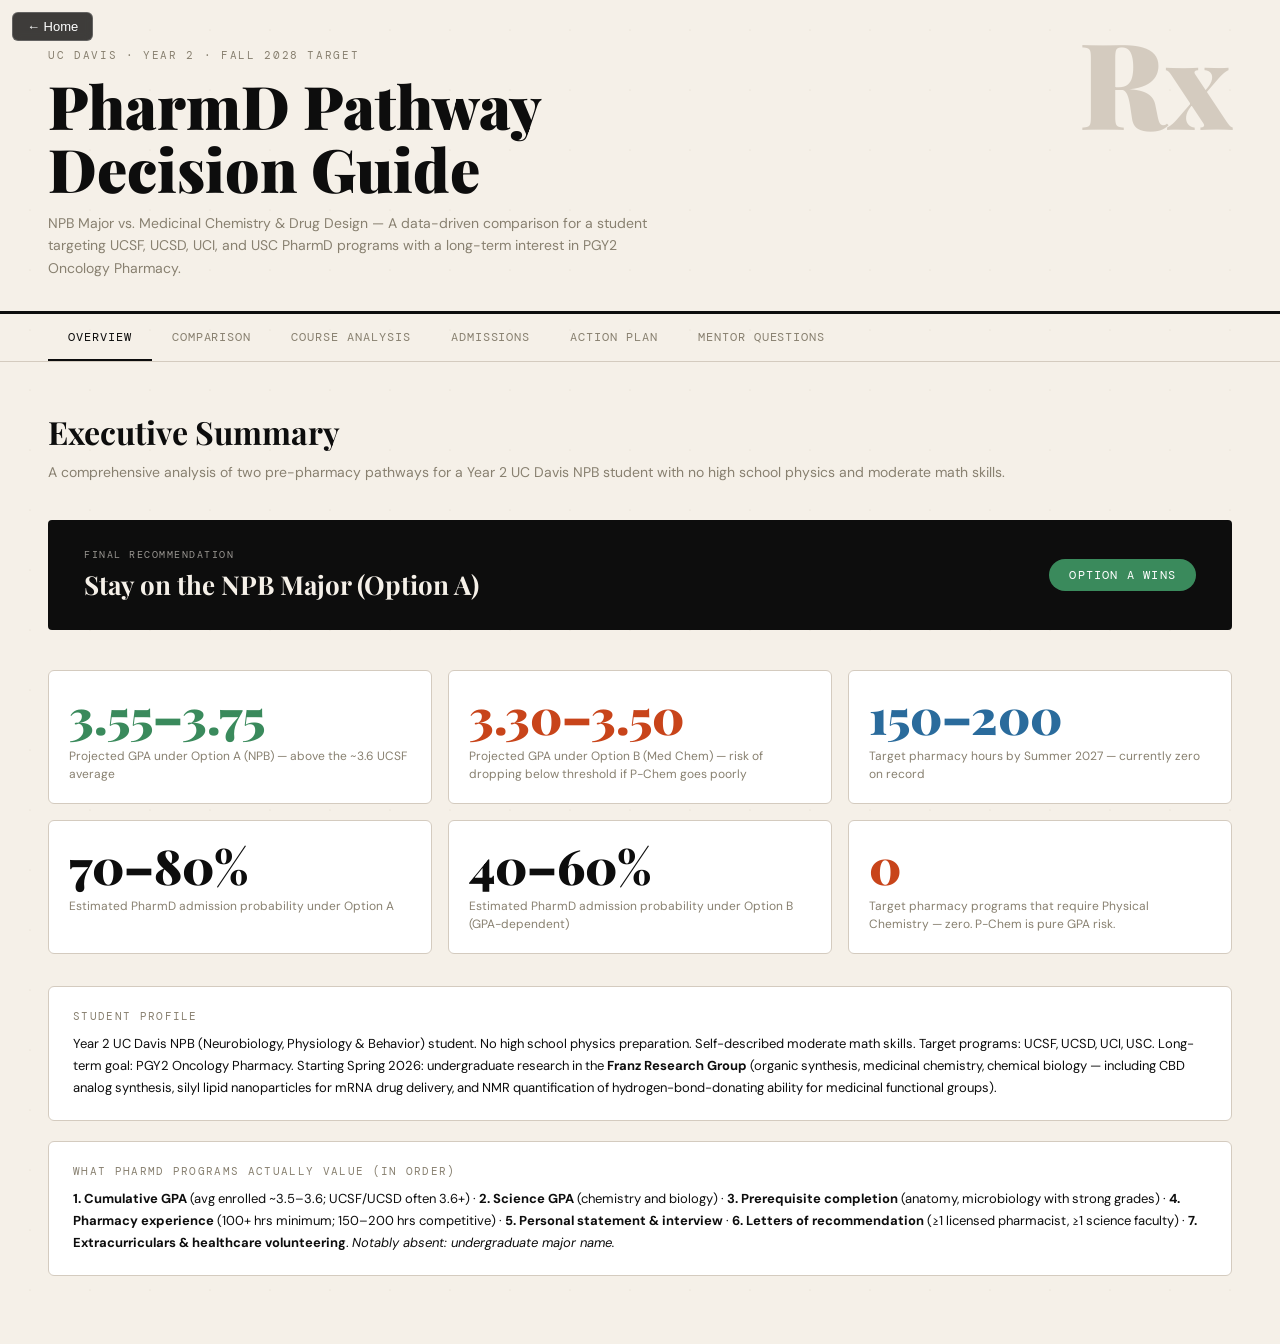
<file: 09_10A_pharmd_pathways.html>
<!DOCTYPE html>
<html lang="en">
<head>
<meta charset="UTF-8">
<meta name="viewport" content="width=device-width, initial-scale=1.0">
<title>PharmD Pathway Decision Guide</title>
<link rel="stylesheet" href="shared.css">
<style>
  :root {
    --ink: #0d0d0d;
    --paper: #f5f0e8;
    --accent: #c8441a;
    --accent2: #2a6b9c;
    --accent3: #3a8a5c;
    --muted: #888070;
    --rule: #d4cbbf;
    --option-a: #3a8a5c;
    --option-b: #c8441a;
  }
  *, *::before, *::after { box-sizing: border-box; margin: 0; padding: 0; }
  
  body {
    background: var(--paper);
    color: var(--ink);
    font-family: 'DM Sans', sans-serif;
    min-height: 100vh;
    padding: 0;
    background-image: url("data:image/svg+xml,%3Csvg width='60' height='60' xmlns='http://www.w3.org/2000/svg'%3E%3Cpath d='M0 0h60v60H0z' fill='none'/%3E%3Ccircle cx='30' cy='30' r='0.6' fill='%23c8b89a' opacity='0.4'/%3E%3C/svg%3E");
  }

  /* ── HEADER ── */
  header {
    border-bottom: 3px solid var(--ink);
    padding: 48px 48px 32px;
    position: relative;
    overflow: hidden;
  }
  header::after {
    content: 'Rx';
    position: absolute;
    right: 48px; top: 20px;
    font-family: 'Playfair Display', serif;
    font-size: 120px;
    font-weight: 900;
    color: var(--rule);
    line-height: 1;
    user-select: none;
  }
  .tag {
    font-family: 'DM Mono', monospace;
    font-size: 11px;
    letter-spacing: 0.15em;
    text-transform: uppercase;
    color: var(--muted);
    margin-bottom: 12px;
  }
  h1 {
    font-family: 'Playfair Display', serif;
    font-size: clamp(32px, 5vw, 60px);
    font-weight: 900;
    line-height: 1.05;
    max-width: 700px;
  }
  .subtitle {
    margin-top: 12px;
    font-size: 14px;
    color: var(--muted);
    max-width: 600px;
    line-height: 1.6;
  }

  /* ── NAV ── */
  nav {
    display: flex;
    gap: 0;
    border-bottom: 1px solid var(--rule);
    padding: 0 48px;
    overflow-x: auto;
  }
  nav button {
    background: none;
    border: none;
    padding: 14px 20px;
    font-family: 'DM Mono', monospace;
    font-size: 12px;
    letter-spacing: 0.08em;
    text-transform: uppercase;
    color: var(--muted);
    cursor: pointer;
    border-bottom: 3px solid transparent;
    transition: all .2s;
    white-space: nowrap;
    position: relative;
    top: 1px;
  }
  nav button.active {
    color: var(--ink);
    border-bottom-color: var(--ink);
  }
  nav button:hover:not(.active) { color: var(--ink); }

  /* ── MAIN ── */
  main { padding: 48px; }
  .section { display: none; }
  .section.active { display: block; animation: fadeIn .3s ease; }
  @keyframes fadeIn { from { opacity: 0; transform: translateY(8px); } to { opacity: 1; transform: translateY(0); } }

  /* ── SECTION TITLES ── */
  .sec-title {
    font-family: 'Playfair Display', serif;
    font-size: 32px;
    font-weight: 700;
    margin-bottom: 8px;
  }
  .sec-desc {
    font-size: 14px;
    color: var(--muted);
    margin-bottom: 36px;
    line-height: 1.6;
  }

  /* ── VERDICT BANNER ── */
  .verdict {
    background: var(--ink);
    color: var(--paper);
    border-radius: 4px;
    padding: 28px 36px;
    margin-bottom: 40px;
    display: flex;
    align-items: center;
    gap: 24px;
  }
  .verdict-label {
    font-family: 'DM Mono', monospace;
    font-size: 10px;
    letter-spacing: 0.15em;
    text-transform: uppercase;
    opacity: 0.6;
    margin-bottom: 6px;
  }
  .verdict-main {
    font-family: 'Playfair Display', serif;
    font-size: 26px;
    font-weight: 700;
  }
  .verdict-pill {
    background: var(--option-a);
    color: white;
    font-family: 'DM Mono', monospace;
    font-size: 12px;
    letter-spacing: 0.1em;
    text-transform: uppercase;
    padding: 8px 20px;
    border-radius: 100px;
    white-space: nowrap;
  }

  /* ── COMPARISON GRID ── */
  .compare-grid {
    display: grid;
    grid-template-columns: 1fr 1fr;
    gap: 24px;
    margin-bottom: 36px;
  }
  .compare-card {
    border: 2px solid var(--rule);
    border-radius: 6px;
    overflow: hidden;
  }
  .compare-header {
    padding: 16px 24px;
    display: flex;
    align-items: center;
    justify-content: space-between;
  }
  .compare-header.a { background: var(--option-a); color: white; }
  .compare-header.b { background: var(--option-b); color: white; }
  .compare-header-label {
    font-family: 'DM Mono', monospace;
    font-size: 11px;
    letter-spacing: 0.12em;
    text-transform: uppercase;
    opacity: 0.8;
  }
  .compare-header-title {
    font-family: 'Playfair Display', serif;
    font-size: 18px;
    font-weight: 700;
    margin-top: 4px;
  }
  .compare-gpa {
    font-family: 'Playfair Display', serif;
    font-size: 36px;
    font-weight: 900;
    line-height: 1;
    text-align: right;
  }
  .compare-gpa-label { font-size: 11px; opacity: 0.7; text-align: right; }
  .compare-body { padding: 20px 24px; }
  .compare-row {
    display: flex;
    justify-content: space-between;
    align-items: center;
    padding: 10px 0;
    border-bottom: 1px solid var(--rule);
    font-size: 14px;
  }
  .compare-row:last-child { border-bottom: none; }
  .compare-key { color: var(--muted); font-size: 12px; }
  .compare-val { font-weight: 500; font-size: 14px; }
  .badge { padding: 3px 10px; border-radius: 100px; font-size: 11px; font-family: 'DM Mono', monospace; letter-spacing: 0.06em; }
  .badge-green { background: #e6f4ec; color: var(--option-a); }
  .badge-red { background: #fdeae5; color: var(--option-b); }
  .badge-blue { background: #e5f0f8; color: var(--accent2); }
  .badge-neutral { background: #f0ece6; color: var(--muted); }

  /* ── ADMIT PROB BAR ── */
  .prob-section { margin-top: 32px; }
  .prob-item { margin-bottom: 20px; }
  .prob-label {
    display: flex;
    justify-content: space-between;
    margin-bottom: 6px;
    font-size: 13px;
  }
  .prob-school { font-weight: 600; }
  .prob-bar-wrap { background: #e8e2d8; border-radius: 2px; height: 10px; overflow: hidden; }
  .prob-bar-a, .prob-bar-b {
    height: 5px;
    border-radius: 2px;
    transition: width 1s ease;
  }
  .prob-bar-a { background: var(--option-a); }
  .prob-bar-b { background: var(--option-b); margin-top: 0; }
  .prob-legend {
    display: flex;
    gap: 20px;
    margin-bottom: 16px;
    font-size: 12px;
    font-family: 'DM Mono', monospace;
  }
  .prob-legend span { display: flex; align-items: center; gap: 6px; }
  .dot { width: 10px; height: 10px; border-radius: 50%; flex-shrink: 0; }
  .dot-a { background: var(--option-a); }
  .dot-b { background: var(--option-b); }

  /* ── RISK TABLE ── */
  .risk-table { width: 100%; border-collapse: collapse; font-size: 13px; margin-bottom: 32px; }
  .risk-table th {
    font-family: 'DM Mono', monospace;
    font-size: 11px;
    letter-spacing: 0.1em;
    text-transform: uppercase;
    text-align: left;
    padding: 10px 14px;
    background: var(--ink);
    color: var(--paper);
  }
  .risk-table td { padding: 10px 14px; border-bottom: 1px solid var(--rule); vertical-align: top; }
  .risk-table tr:nth-child(even) td { background: #f0ebe0; }
  .risk-high { color: var(--option-b); font-weight: 600; }
  .risk-med { color: #b07d22; font-weight: 600; }
  .risk-low { color: var(--option-a); font-weight: 600; }

  /* ── COURSE CARDS ── */
  .course-grid {
    display: grid;
    grid-template-columns: repeat(auto-fill, minmax(260px, 1fr));
    gap: 16px;
    margin-bottom: 32px;
  }
  .course-card {
    border: 1px solid var(--rule);
    border-radius: 6px;
    padding: 18px;
    position: relative;
    background: white;
    transition: transform .15s, box-shadow .15s;
  }
  .course-card:hover { transform: translateY(-2px); box-shadow: 0 8px 24px rgba(0,0,0,0.08); }
  .course-id {
    font-family: 'DM Mono', monospace;
    font-size: 11px;
    letter-spacing: 0.1em;
    color: var(--muted);
    margin-bottom: 4px;
  }
  .course-name { font-size: 15px; font-weight: 600; margin-bottom: 8px; }
  .course-meta { font-size: 12px; color: var(--muted); margin-bottom: 10px; }
  .course-verdict { font-size: 13px; line-height: 1.5; }
  .course-tag {
    position: absolute; top: 14px; right: 14px;
    width: 28px; height: 28px; border-radius: 50%;
    display: flex; align-items: center; justify-content: center;
    font-size: 14px;
  }
  .ct-add { background: #e6f4ec; }
  .ct-avoid { background: #fdeae5; }
  .ct-optional { background: #fff7e5; }
  .ct-req { background: #e5f0f8; }

  /* ── TIMELINE ── */
  .timeline { position: relative; padding-left: 32px; }
  .timeline::before {
    content: '';
    position: absolute; left: 8px; top: 4px; bottom: 4px;
    width: 2px; background: var(--rule);
  }
  .tl-item { position: relative; margin-bottom: 28px; }
  .tl-dot {
    position: absolute; left: -28px; top: 4px;
    width: 12px; height: 12px; border-radius: 50%;
    border: 2px solid var(--ink);
    background: var(--paper);
  }
  .tl-dot.urgent { background: var(--option-b); border-color: var(--option-b); }
  .tl-dot.done { background: var(--option-a); border-color: var(--option-a); }
  .tl-when {
    font-family: 'DM Mono', monospace;
    font-size: 11px;
    letter-spacing: 0.12em;
    text-transform: uppercase;
    color: var(--muted);
    margin-bottom: 4px;
  }
  .tl-title { font-size: 16px; font-weight: 600; margin-bottom: 4px; }
  .tl-body { font-size: 13px; color: var(--muted); line-height: 1.6; }
  .tl-tag {
    display: inline-block;
    padding: 2px 10px;
    border-radius: 100px;
    font-family: 'DM Mono', monospace;
    font-size: 10px;
    letter-spacing: 0.1em;
    text-transform: uppercase;
    background: var(--ink);
    color: var(--paper);
    margin-top: 6px;
  }

  /* ── QUESTIONS ── */
  .q-section { margin-bottom: 36px; }
  .q-part {
    display: flex; align-items: center; gap: 12px;
    margin-bottom: 20px;
    padding-bottom: 12px;
    border-bottom: 2px solid var(--rule);
  }
  .q-part-letter {
    width: 36px; height: 36px; border-radius: 50%;
    background: var(--ink); color: var(--paper);
    font-family: 'Playfair Display', serif;
    font-size: 18px; font-weight: 700;
    display: flex; align-items: center; justify-content: center;
    flex-shrink: 0;
  }
  .q-part-title { font-family: 'Playfair Display', serif; font-size: 18px; font-weight: 700; }
  .q-part-subtitle { font-size: 12px; color: var(--muted); }
  .q-conclusion {
    background: #f0ebe0;
    border-left: 4px solid var(--ink);
    padding: 14px 18px;
    margin-bottom: 16px;
    font-size: 13px;
    line-height: 1.6;
  }
  .q-conclusion strong { font-family: 'DM Mono', monospace; font-size: 11px; letter-spacing: 0.1em; text-transform: uppercase; display: block; margin-bottom: 4px; color: var(--muted); }

  /* ── GPA SCENARIOS ── */
  .scenario-grid { display: grid; grid-template-columns: 1fr 1fr; gap: 20px; margin-bottom: 32px; }
  .scenario-card { border: 1px solid var(--rule); border-radius: 6px; overflow: hidden; }
  .scenario-header { padding: 14px 20px; font-size: 13px; font-weight: 600; }
  .scenario-header.good { background: #e6f4ec; color: var(--option-a); }
  .scenario-header.bad { background: #fdeae5; color: var(--option-b); }
  .scenario-body { padding: 14px 20px; font-size: 13px; color: var(--muted); line-height: 1.6; }

  /* ── CARDS UTIL ── */
  .info-box {
    background: white;
    border: 1px solid var(--rule);
    border-radius: 6px;
    padding: 20px 24px;
    margin-bottom: 20px;
    font-size: 13px;
    line-height: 1.7;
  }
  .info-box-title {
    font-family: 'DM Mono', monospace;
    font-size: 11px;
    letter-spacing: 0.12em;
    text-transform: uppercase;
    color: var(--muted);
    margin-bottom: 8px;
  }

  /* ── KEY FINDINGS ── */
  .kf-grid { display: grid; grid-template-columns: 1fr 1fr 1fr; gap: 16px; margin-bottom: 32px; }
  .kf-card {
    background: white;
    border: 1px solid var(--rule);
    border-radius: 6px;
    padding: 20px;
  }
  .kf-num {
    font-family: 'Playfair Display', serif;
    font-size: 48px;
    font-weight: 900;
    line-height: 1;
    margin-bottom: 8px;
  }
  .kf-label { font-size: 12px; color: var(--muted); line-height: 1.5; }

  @media (max-width: 700px) {
    header, main { padding: 24px; }
    nav { padding: 0 24px; }
    .compare-grid, .kf-grid, .scenario-grid { grid-template-columns: 1fr; }
    header::after { display: none; }
  }
</style>
</head>
<body>
<a href="index.html" style="position:fixed;top:12px;left:12px;z-index:9999;background:rgba(0,0,0,0.75);color:#fff;padding:6px 14px;border-radius:6px;font-size:13px;text-decoration:none;font-family:sans-serif;border:1px solid rgba(255,255,255,0.2);backdrop-filter:blur(4px);">← Home</a>

<header>
  <div class="tag">UC Davis · Year 2 · Fall 2028 Target</div>
  <h1>PharmD Pathway<br>Decision Guide</h1>
  <p class="subtitle">NPB Major vs. Medicinal Chemistry & Drug Design — A data-driven comparison for a student targeting UCSF, UCSD, UCI, and USC PharmD programs with a long-term interest in PGY2 Oncology Pharmacy.</p>
</header>

<nav>
  <button class="active" onclick="show('overview', this)">Overview</button>
  <button onclick="show('comparison', this)">Comparison</button>
  <button onclick="show('courses', this)">Course Analysis</button>
  <button onclick="show('admissions', this)">Admissions</button>
  <button onclick="show('action', this)">Action Plan</button>
  <button onclick="show('questions', this)">Mentor Questions</button>
</nav>

<main>

<!-- ══════════ OVERVIEW ══════════ -->
<div id="overview" class="section active">
  <div class="sec-title">Executive Summary</div>
  <div class="sec-desc">A comprehensive analysis of two pre-pharmacy pathways for a Year 2 UC Davis NPB student with no high school physics and moderate math skills.</div>

  <div class="verdict">
    <div style="flex:1">
      <div class="verdict-label">Final Recommendation</div>
      <div class="verdict-main">Stay on the NPB Major (Option A)</div>
    </div>
    <div class="verdict-pill">Option A Wins</div>
  </div>

  <div class="kf-grid">
    <div class="kf-card">
      <div class="kf-num" style="color:var(--option-a)">3.55–3.75</div>
      <div class="kf-label">Projected GPA under Option A (NPB) — above the ~3.6 UCSF average</div>
    </div>
    <div class="kf-card">
      <div class="kf-num" style="color:var(--option-b)">3.30–3.50</div>
      <div class="kf-label">Projected GPA under Option B (Med Chem) — risk of dropping below threshold if P-Chem goes poorly</div>
    </div>
    <div class="kf-card">
      <div class="kf-num" style="color:var(--accent2)">150–200</div>
      <div class="kf-label">Target pharmacy hours by Summer 2027 — currently zero on record</div>
    </div>
    <div class="kf-card">
      <div class="kf-num" style="color:var(--ink)">70–80%</div>
      <div class="kf-label">Estimated PharmD admission probability under Option A</div>
    </div>
    <div class="kf-card">
      <div class="kf-num" style="color:var(--ink)">40–60%</div>
      <div class="kf-label">Estimated PharmD admission probability under Option B (GPA-dependent)</div>
    </div>
    <div class="kf-card">
      <div class="kf-num" style="color:var(--option-b)">0</div>
      <div class="kf-label">Target pharmacy programs that require Physical Chemistry — zero. P-Chem is pure GPA risk.</div>
    </div>
  </div>

  <div class="info-box">
    <div class="info-box-title">Student Profile</div>
    Year 2 UC Davis NPB (Neurobiology, Physiology & Behavior) student. No high school physics preparation. Self-described moderate math skills. Target programs: UCSF, UCSD, UCI, USC. Long-term goal: PGY2 Oncology Pharmacy. Starting Spring 2026: undergraduate research in the <strong>Franz Research Group</strong> (organic synthesis, medicinal chemistry, chemical biology — including CBD analog synthesis, silyl lipid nanoparticles for mRNA drug delivery, and NMR quantification of hydrogen-bond-donating ability for medicinal functional groups).
  </div>

  <div class="info-box">
    <div class="info-box-title">What PharmD Programs Actually Value (in order)</div>
    <strong>1. Cumulative GPA</strong> (avg enrolled ~3.5–3.6; UCSF/UCSD often 3.6+) · <strong>2. Science GPA</strong> (chemistry and biology) · <strong>3. Prerequisite completion</strong> (anatomy, microbiology with strong grades) · <strong>4. Pharmacy experience</strong> (100+ hrs minimum; 150–200 hrs competitive) · <strong>5. Personal statement & interview</strong> · <strong>6. Letters of recommendation</strong> (≥1 licensed pharmacist, ≥1 science faculty) · <strong>7. Extracurriculars & healthcare volunteering</strong>. <em>Notably absent: undergraduate major name.</em>
  </div>
</div>

<!-- ══════════ COMPARISON ══════════ -->
<div id="comparison" class="section">
  <div class="sec-title">Option A vs. Option B</div>
  <div class="sec-desc">Head-to-head comparison of staying in NPB with selective chemistry electives versus switching to Medicinal Chemistry & Drug Design with a Physiology Minor.</div>

  <div class="compare-grid">
    <div class="compare-card">
      <div class="compare-header a">
        <div>
          <div class="compare-header-label">Option A · Recommended</div>
          <div class="compare-header-title">NPB + Selective Electives</div>
        </div>
        <div>
          <div class="compare-gpa">3.65</div>
          <div class="compare-gpa-label">Projected GPA</div>
        </div>
      </div>
      <div class="compare-body">
        <div class="compare-row"><span class="compare-key">Degree Units</span><span class="compare-val">~97 units</span></div>
        <div class="compare-row"><span class="compare-key">Physics Required</span><span class="compare-val"><span class="badge badge-green">None (UCSF) / 1 qtr</span></span></div>
        <div class="compare-row"><span class="compare-key">P-Chem Required</span><span class="compare-val"><span class="badge badge-green">Not required</span></span></div>
        <div class="compare-row"><span class="compare-key">PharmD Admit Prob.</span><span class="compare-val badge badge-green">70–80%</span></div>
        <div class="compare-row"><span class="compare-key">MD/DO Backup</span><span class="compare-val"><span class="badge badge-green">50–60%</span></span></div>
        <div class="compare-row"><span class="compare-key">Added Chemistry</span><span class="compare-val">CHE 135, CHE 124A/B</span></div>
        <div class="compare-row"><span class="compare-key">Research Boost</span><span class="compare-val">Franz Group (chem bio)</span></div>
        <div class="compare-row"><span class="compare-key">PharmD Year 1 Prep</span><span class="compare-val"><span class="badge badge-green">Excellent</span></span></div>
      </div>
    </div>
    <div class="compare-card">
      <div class="compare-header b">
        <div>
          <div class="compare-header-label">Option B · Higher Risk</div>
          <div class="compare-header-title">Med Chem + Physiology Minor</div>
        </div>
        <div>
          <div class="compare-gpa">3.40</div>
          <div class="compare-gpa-label">Projected GPA</div>
        </div>
      </div>
      <div class="compare-body">
        <div class="compare-row"><span class="compare-key">Degree Units</span><span class="compare-val">~120–130 units</span></div>
        <div class="compare-row"><span class="compare-key">Physics Required</span><span class="compare-val"><span class="badge badge-red">3 quarters mandatory</span></span></div>
        <div class="compare-row"><span class="compare-key">P-Chem Required</span><span class="compare-val"><span class="badge badge-red">Mandatory (2 qtrs)</span></span></div>
        <div class="compare-row"><span class="compare-key">PharmD Admit Prob.</span><span class="compare-val badge badge-red">40–60% (GPA risk)</span></div>
        <div class="compare-row"><span class="compare-key">MD/DO Backup</span><span class="compare-val"><span class="badge badge-red">Weakened (3.3–3.5)</span></span></div>
        <div class="compare-row"><span class="compare-key">Chem PhD Fit</span><span class="compare-val"><span class="badge badge-blue">Better than NPB</span></span></div>
        <div class="compare-row"><span class="compare-key">Pharma Industry R&D</span><span class="compare-val"><span class="badge badge-blue">Stronger credential</span></span></div>
        <div class="compare-row"><span class="compare-key">PharmD Year 1 Prep</span><span class="compare-val"><span class="badge badge-neutral">Less aligned</span></span></div>
      </div>
    </div>
  </div>

  <div class="sec-title" style="font-size:20px;margin-bottom:16px;">Estimated PharmD Admission Probability</div>
  <div class="prob-legend">
    <span><span class="dot dot-a"></span>Option A (NPB)</span>
    <span><span class="dot dot-b"></span>Option B (Med Chem)</span>
  </div>
  <div class="prob-section">
    <div class="prob-item">
      <div class="prob-label"><span class="prob-school">UCSF</span><span style="font-family:'DM Mono',monospace;font-size:12px;color:var(--muted)">A: 75% · B: 50%</span></div>
      <div class="prob-bar-wrap" style="height:20px;display:flex;flex-direction:column;gap:2px;padding:4px 0">
        <div class="prob-bar-a" style="width:75%;height:8px;border-radius:2px"></div>
        <div class="prob-bar-b" style="width:50%;height:8px;border-radius:2px"></div>
      </div>
    </div>
    <div class="prob-item">
      <div class="prob-label"><span class="prob-school">UCSD</span><span style="font-family:'DM Mono',monospace;font-size:12px;color:var(--muted)">A: 72% · B: 48%</span></div>
      <div class="prob-bar-wrap" style="height:20px;display:flex;flex-direction:column;gap:2px;padding:4px 0">
        <div class="prob-bar-a" style="width:72%;height:8px;border-radius:2px"></div>
        <div class="prob-bar-b" style="width:48%;height:8px;border-radius:2px"></div>
      </div>
    </div>
    <div class="prob-item">
      <div class="prob-label"><span class="prob-school">UCI</span><span style="font-family:'DM Mono',monospace;font-size:12px;color:var(--muted)">A: 78% · B: 55%</span></div>
      <div class="prob-bar-wrap" style="height:20px;display:flex;flex-direction:column;gap:2px;padding:4px 0">
        <div class="prob-bar-a" style="width:78%;height:8px;border-radius:2px"></div>
        <div class="prob-bar-b" style="width:55%;height:8px;border-radius:2px"></div>
      </div>
    </div>
    <div class="prob-item">
      <div class="prob-label"><span class="prob-school">USC</span><span style="font-family:'DM Mono',monospace;font-size:12px;color:var(--muted)">A: 76% · B: 52%</span></div>
      <div class="prob-bar-wrap" style="height:20px;display:flex;flex-direction:column;gap:2px;padding:4px 0">
        <div class="prob-bar-a" style="width:76%;height:8px;border-radius:2px"></div>
        <div class="prob-bar-b" style="width:52%;height:8px;border-radius:2px"></div>
      </div>
    </div>
  </div>
</div>

<!-- ══════════ COURSES ══════════ -->
<div id="courses" class="section">
  <div class="sec-title">Course Analysis</div>
  <div class="sec-desc">Every relevant course evaluated for GPA risk, admissions value, and strategic fit.</div>

  <div style="display:flex;gap:16px;margin-bottom:24px;flex-wrap:wrap;">
    <span style="font-size:13px;display:flex;align-items:center;gap:6px;"><span style="font-size:18px">✅</span> Add — High value, low risk</span>
    <span style="font-size:13px;display:flex;align-items:center;gap:6px;"><span style="font-size:18px">🔶</span> Optional — Lower priority</span>
    <span style="font-size:13px;display:flex;align-items:center;gap:6px;"><span style="font-size:18px">❌</span> Avoid — GPA risk, no admissions benefit</span>
    <span style="font-size:13px;display:flex;align-items:center;gap:6px;"><span style="font-size:18px">⭐</span> Required by target programs</span>
  </div>

  <div class="course-grid">
    <div class="course-card">
      <div class="course-tag ct-add">✅</div>
      <div class="course-id">NPB 101</div>
      <div class="course-name">Human Physiology</div>
      <div class="course-meta">Required by all 4 target programs</div>
      <div class="course-verdict">Maps directly to PharmD Year 1. Core NPB requirement. A primary competitive advantage of Option A.</div>
    </div>
    <div class="course-card">
      <div class="course-tag ct-add">✅</div>
      <div class="course-id">NPB 114</div>
      <div class="course-name">Pharmacology</div>
      <div class="course-meta">NPB upper-division elective</div>
      <div class="course-verdict">Direct preparation for PharmD pharmacotherapy courses. Significant competitive edge — almost no other pre-pharmacy students have this.</div>
    </div>
    <div class="course-card">
      <div class="course-tag ct-add">⭐</div>
      <div class="course-id">EXB 106/106L</div>
      <div class="course-name">Anatomy</div>
      <div class="course-meta">Required by UCSF and UCSD</div>
      <div class="course-verdict">Essential for two target programs. Must be scheduled Winter 2027 due to restricted seats. Register during October 2026 priority enrollment.</div>
    </div>
    <div class="course-card">
      <div class="course-tag ct-add">✅</div>
      <div class="course-id">CHE 135</div>
      <div class="course-name">Medicinal Chemistry</div>
      <div class="course-meta">Strategic elective add-on</div>
      <div class="course-verdict">Highest value addition for Option A. Signals drug-development interest, relevant to oncology pharmacy. Moderate difficulty, manageable alongside NPB coursework.</div>
    </div>
    <div class="course-card">
      <div class="course-tag ct-add">✅</div>
      <div class="course-id">CHE 124A/B</div>
      <div class="course-name">Inorganic Chemistry</div>
      <div class="course-meta">Strategic elective add-on</div>
      <div class="course-verdict">Pharmaceutical chemistry signal on transcript. Best taken in a lighter-load quarter. Adds depth without P-Chem risk.</div>
    </div>
    <div class="course-card">
      <div class="course-tag ct-optional">🔶</div>
      <div class="course-id">CHE 130A/B</div>
      <div class="course-name">Computational Drug Design</div>
      <div class="course-meta">Optional elective</div>
      <div class="course-verdict">Modern, industry-relevant angle. Adds oncology research narrative. Take only if GPA is well-protected — do not prioritize over core requirements.</div>
    </div>
    <div class="course-card" style="border-color: #f0b5a8;">
      <div class="course-tag ct-avoid">❌</div>
      <div class="course-id">CHE 107A/B</div>
      <div class="course-name">Physical Chemistry I & II</div>
      <div class="course-meta" style="color:var(--option-b)">MANDATORY for Med Chem degree · NOT required by any PharmD target</div>
      <div class="course-verdict">Requires multivariate calculus, differential equations, quantum mechanics. For this student's profile: expected grade C+ to B-. <strong>Pure GPA risk with zero admissions benefit.</strong></div>
    </div>
    <div class="course-card" style="border-color: #f0b5a8;">
      <div class="course-tag ct-avoid">❌</div>
      <div class="course-id">PHY 007B/C</div>
      <div class="course-name">Physics II & III</div>
      <div class="course-meta" style="color:var(--option-b)">Only 007A may be needed (UCSD only)</div>
      <div class="course-verdict">Compound GPA risk for a student without physics background. UCSF, UCI, USC do not require physics. Only take 007A if applying to UCSD.</div>
    </div>
    <div class="course-card">
      <div class="course-tag ct-add">⭐</div>
      <div class="course-id">MMG 102</div>
      <div class="course-name">Microbiology</div>
      <div class="course-meta">Required by target programs</div>
      <div class="course-verdict">Schedule for Spring 2027. Core prerequisite for multiple target programs.</div>
    </div>
  </div>

  <div class="sec-title" style="font-size:20px;margin-bottom:16px;">GPA Risk by Course</div>
  <table class="risk-table">
    <tr><th>Course</th><th>GPA Risk</th><th>Admissions Value</th><th>Decision</th></tr>
    <tr><td>CHE 135 (Medicinal Chemistry)</td><td class="risk-low">Low–Moderate</td><td>High</td><td>✅ Add it</td></tr>
    <tr><td>NPB 101 (Physiology)</td><td class="risk-low">Low</td><td>Very High</td><td>✅ Core requirement</td></tr>
    <tr><td>NPB 114 (Pharmacology)</td><td class="risk-low">Low–Moderate</td><td>High</td><td>✅ Add it</td></tr>
    <tr><td>CHE 124A/B (Inorganic)</td><td class="risk-med">Moderate</td><td>Moderate</td><td>✅ Light quarter</td></tr>
    <tr><td>PHY 007A (Physics I)</td><td class="risk-med">Moderate–High</td><td>Low (UCSD only)</td><td>🔶 Only for UCSD</td></tr>
    <tr><td>CHE 107A/B (P-Chem)</td><td class="risk-high">Very High</td><td>Zero (for PharmD)</td><td>❌ Avoid entirely</td></tr>
    <tr><td>PHY 007B/C (Physics II/III)</td><td class="risk-high">High</td><td>None</td><td>❌ Avoid entirely</td></tr>
  </table>
</div>

<!-- ══════════ ADMISSIONS ══════════ -->
<div id="admissions" class="section">
  <div class="sec-title">Admissions Deep Dive</div>
  <div class="sec-desc">Verified prerequisite requirements for all four target programs, plus GPA scenario modeling.</div>

  <table class="risk-table" style="margin-bottom:36px">
    <tr><th>Requirement</th><th>UCSF</th><th>UCSD</th><th>UCI</th><th>USC</th></tr>
    <tr><td>General Chemistry</td><td>✅ Required</td><td>✅ Required</td><td>✅ Required</td><td>✅ Required</td></tr>
    <tr><td>Organic Chemistry</td><td>✅ Required</td><td>✅ Required</td><td>✅ Required</td><td>✅ Required</td></tr>
    <tr><td>Biology</td><td>✅ Required</td><td>✅ Required</td><td>✅ Required</td><td>✅ Required</td></tr>
    <tr><td>Human Physiology</td><td>✅ Required</td><td>✅ Required</td><td>✅ Required</td><td>✅ Required</td></tr>
    <tr><td>Anatomy</td><td>✅ Required</td><td>✅ Required</td><td>❌ Not required</td><td>❌ Not required</td></tr>
    <tr><td>Microbiology</td><td>✅ Required</td><td>✅ Required</td><td>✅ Required</td><td>✅ Required</td></tr>
    <tr><td>Statistics/Math</td><td>✅ Required</td><td>✅ Required</td><td>✅ Required</td><td>✅ Required</td></tr>
    <tr><td>Physics</td><td class="risk-low">❌ NOT required</td><td class="risk-med">1 year required</td><td class="risk-low">❌ NOT required</td><td class="risk-low">❌ NOT required</td></tr>
    <tr><td>Physical Chemistry</td><td class="risk-low">❌ NOT required</td><td class="risk-low">❌ NOT required</td><td class="risk-low">❌ NOT required</td><td class="risk-low">❌ NOT required</td></tr>
    <tr><td>Average Enrolled GPA</td><td>~3.6+</td><td>~3.6+</td><td>~3.5</td><td>~3.5–3.6</td></tr>
  </table>

  <div class="sec-title" style="font-size:20px;margin-bottom:8px;">Strategic Note</div>
  <div class="info-box">
    <strong>UCSF is the strongest option for this student</strong> because it does NOT require physics. UCSD requires one year (PHY 007A only), not the full three-quarter sequence that the Med Chem major demands. UCI and USC also do not require physics. No target program requires Physical Chemistry.
  </div>

  <div class="sec-title" style="font-size:20px;margin-bottom:16px;">GPA Scenario Modeling</div>
  <div class="scenario-grid">
    <div class="scenario-card">
      <div class="scenario-header good">Option A — Best Case (3.70–3.75)</div>
      <div class="scenario-body">CHE 135 completed with A-/A, pharmacy hours at 180+ by Summer 2027, strong personal statement, named faculty reference from Franz Group. Competitive at all four target programs including UCSF.</div>
    </div>
    <div class="scenario-card">
      <div class="scenario-header good" style="background:#f0f7e6;color:#2d6b44">Option A — Base Case (3.55–3.65)</div>
      <div class="scenario-body">Strong science GPA with NPB and selective electives. Competitive everywhere. Full recovery options available if any quarter underperforms.</div>
    </div>
    <div class="scenario-card">
      <div class="scenario-header bad" style="background:#fff5e0;color:#a06020">Option B — Best Case (3.45–3.55)</div>
      <div class="scenario-body">P-Chem completed with B average through intensive tutoring (15–20 hrs/week). Still below UCSF's typical enrolled average. Admissions risk elevated.</div>
    </div>
    <div class="scenario-card">
      <div class="scenario-header bad">Option B — P-Chem Setback (3.20–3.40)</div>
      <div class="scenario-body">P-Chem results in C+ to B-. <strong>PharmCAS averages all attempts — no replacement.</strong> This grade follows every future application permanently. Likely disqualifying for UCSF and UCSD.</div>
    </div>
  </div>

  <div class="info-box" style="border-left: 4px solid var(--option-b);">
    <div class="info-box-title">The Asymmetry of Recovery</div>
    With Option A, a GPA below expectation still leaves options: more pharmacy hours, targeted chemistry electives, a gap year, or an expanded school list. With Option B, a P-Chem GPA setback creates a <strong>permanent record that follows every application</strong>. PharmCAS averages all attempts; grades cannot be replaced by retaking the course.
  </div>

  <div class="sec-title" style="font-size:20px;margin-bottom:16px;">Graduate Pathway Options</div>
  <table class="risk-table">
    <tr><th>Pathway</th><th>After NPB (Option A)</th><th>After Med Chem (Option B)</th></tr>
    <tr><td>PharmD</td><td class="risk-low">70–80% (Highest)</td><td class="risk-med">40–60% (GPA-dependent)</td></tr>
    <tr><td>MD/DO</td><td class="risk-low">50–60% (Strong backup)</td><td class="risk-high">Weakened (lower GPA)</td></tr>
    <tr><td>Neuroscience PhD</td><td class="risk-low">55–65%</td><td class="risk-med">Weaker fit</td></tr>
    <tr><td>Pharmacology PhD</td><td class="risk-low">50–60% (with CHE 135)</td><td class="risk-med">Similar</td></tr>
    <tr><td>Med Chem / Chem Bio PhD</td><td class="risk-med">Possible (Franz Group)</td><td class="risk-low">45–60% (Better fit)</td></tr>
    <tr><td>Pharma Industry R&D</td><td class="risk-med">Bolstered by Franz Group</td><td class="risk-low">Stronger credential</td></tr>
    <tr><td>UCSF PharmD/PhD Dual</td><td class="risk-low">Strong candidate</td><td class="risk-med">Possible</td></tr>
  </table>
</div>

<!-- ══════════ ACTION PLAN ══════════ -->
<div id="action" class="section">
  <div class="sec-title">Action Plan</div>
  <div class="sec-desc">Concrete steps ordered by urgency. Items marked urgent must be completed immediately.</div>

  <div class="timeline">
    <div class="tl-item">
      <div class="tl-dot urgent"></div>
      <div class="tl-when">This Week · Urgent</div>
      <div class="tl-title">Confirm Franz Research Group Role</div>
      <div class="tl-body">Contact Prof. Annaliese Franz. Establish start date, weekly hour commitment (target 6–8 hrs/week), and project assignment — medicinal chemistry, mRNA nanoparticle delivery, or biofuels research. This is a core component of both PharmD and graduate school applications.</div>
      <span class="tl-tag">Research</span>
    </div>
    <div class="tl-item">
      <div class="tl-dot urgent"></div>
      <div class="tl-when">This Week · Urgent</div>
      <div class="tl-title">Schedule NPB Major Advisor Appointment</div>
      <div class="tl-body">Confirm you are on track for the NPB Physiology track. Verify EXB 106/106L can be moved to Winter 2027. Confirm no conflicts with the current course plan.</div>
      <span class="tl-tag">Advising</span>
    </div>
    <div class="tl-item">
      <div class="tl-dot urgent"></div>
      <div class="tl-when">This Week · Urgent</div>
      <div class="tl-title">Schedule Health Professions Advising (HPA) Appointment</div>
      <div class="tl-body">Discuss PharmD timeline and strategy. Confirm your application year (Fall 2027 for Fall 2028 entry) and current prerequisite standing.</div>
      <span class="tl-tag">Advising</span>
    </div>
    <div class="tl-item">
      <div class="tl-dot"></div>
      <div class="tl-when">By March 2026</div>
      <div class="tl-title">Begin California Pharmacy Technician License Application</div>
      <div class="tl-body">Apply to 5–8 positions. Prioritize: Kaiser Permanente Fremont (hospital/outpatient pharmacy), UC Davis Student Health pharmacy, and hospital inpatient pharmacies in the Fremont/Sacramento area. Retail chains (CVS, Walgreens) are acceptable for hours accumulation but should not be the primary target — retail pharmacy is a contracting sector.</div>
      <span class="tl-tag">Pharmacy Hours</span>
    </div>
    <div class="tl-item">
      <div class="tl-dot"></div>
      <div class="tl-when">By April 2026</div>
      <div class="tl-title">Secure Pharmacy Position</div>
      <div class="tl-body">Have a pharmacy position secured and working 8–12 hours per week. Target is 150–200 hours by Summer 2027. Zero pharmacy hours are currently on record — this gap must be addressed urgently.</div>
      <span class="tl-tag">Pharmacy Hours</span>
    </div>
    <div class="tl-item">
      <div class="tl-dot"></div>
      <div class="tl-when">Now · Ongoing</div>
      <div class="tl-title">Identify Anatomy Backup</div>
      <div class="tl-body">Contact Ohlone College (Fremont), Foothill College (Los Altos Hills), or De Anza College (Cupertino). Confirm their anatomy course articulates with UC programs. Pre-register as backup even if planning to take EXB 106 at Davis.</div>
      <span class="tl-tag">Prerequisite</span>
    </div>
    <div class="tl-item">
      <div class="tl-dot"></div>
      <div class="tl-when">October 2026 · Priority Enrollment</div>
      <div class="tl-title">Register for EXB 106/106L (Anatomy)</div>
      <div class="tl-body">EXB 106 has restricted seats. Must register during priority enrollment in late October 2026 for Winter 2027. Do not miss this window.</div>
      <span class="tl-tag">Prerequisite</span>
    </div>
    <div class="tl-item">
      <div class="tl-dot"></div>
      <div class="tl-when">Now · Networking</div>
      <div class="tl-title">Contact a PGY2 Oncology Pharmacist</div>
      <div class="tl-body">Use the updated questions in Section 1 (Mentor Questions) to schedule an informational interview. Validates career interest, tests findings in this document, and begins building a pharmacy network. The questions now reflect your Franz Research Group role.</div>
      <span class="tl-tag">Networking</span>
    </div>
    <div class="tl-item">
      <div class="tl-dot"></div>
      <div class="tl-when">Spring 2027</div>
      <div class="tl-title">Schedule MMG 102 (Microbiology)</div>
      <div class="tl-body">Core prerequisite for multiple target programs. Plan enrollment for Spring 2027 semester.</div>
      <span class="tl-tag">Prerequisite</span>
    </div>
    <div class="tl-item">
      <div class="tl-dot done"></div>
      <div class="tl-when">Summer 2027 · Target</div>
      <div class="tl-title">150–200 Pharmacy Hours Completed</div>
      <div class="tl-body">Competitive threshold for major programs. Clinical and hospital hours count more than retail hours in terms of narrative quality for personal statements and residency applications.</div>
      <span class="tl-tag">Milestone</span>
    </div>
  </div>
</div>

<!-- ══════════ QUESTIONS ══════════ -->
<div id="questions" class="section">
  <div class="sec-title">Questions for PGY2 Oncology Resident</div>
  <div class="sec-desc">Structured questions for an informational interview. Parts A, B, and C are the most pressing — please prioritize these. Parts D and E are supplemental.</div>

  <div class="q-section">
    <div class="q-part">
      <div class="q-part-letter">A</div>
      <div>
        <div class="q-part-title">Is the NPB Major a Strong Foundation for PharmD?</div>
        <div class="q-part-subtitle">Priority question</div>
      </div>
    </div>
    <div class="q-conclusion">
      <strong>What this document concludes</strong>
      The NPB major is not only sufficient for admission to major PharmD programs but is likely the stronger choice compared to Medicinal Chemistry for a student with no high school physics and moderate math skills. No target program preferences a specific major, and NPB covers all required prerequisites while enabling a higher projected GPA.
    </div>
    <div style="font-size:14px;line-height:1.7;color:var(--ink)">
      <strong>Please validate:</strong> Does that match what you experienced or observed? Is there anything in the document's reasoning that you would push back on?
    </div>
  </div>

  <div class="q-section">
    <div class="q-part">
      <div class="q-part-letter">B</div>
      <div>
        <div class="q-part-title">Does Physical Chemistry or Extra Chemistry Depth Actually Matter?</div>
        <div class="q-part-subtitle">Priority question</div>
      </div>
    </div>
    <div class="q-conclusion">
      <strong>What this document concludes</strong>
      Physical Chemistry (CHE 107A/B) is not required by any of the four target programs and poses significant GPA risk for a student without a strong math background. The document recommends against taking it entirely. Selective electives such as CHE 135 and CHE 124A/B add value; P-Chem does not.
    </div>
    <div style="font-size:14px;line-height:1.7;color:var(--ink)">
      <strong>Please validate:</strong> Did P-Chem come up in your PharmD work or oncology practice? Would you agree that the GPA cost outweighs any benefit for someone in this situation?
    </div>
  </div>

  <div class="q-section">
    <div class="q-part">
      <div class="q-part-letter">C</div>
      <div>
        <div class="q-part-title">What Actually Gets Students Into Pharmacy School?</div>
        <div class="q-part-subtitle">Priority question</div>
      </div>
    </div>
    <div class="q-conclusion">
      <strong>What this document concludes</strong>
      GPA and documented pharmacy experience carry more weight in admissions to major programs than major name or chemistry depth. The document recommends 150–200 pharmacy hours by Summer 2027 and frames GPA protection as the single highest-priority variable.
    </div>
    <div style="font-size:14px;line-height:1.7;color:var(--ink)">
      <strong>Please validate:</strong> Does that reflect what you observed in your cohort or heard from others who went through the admissions process at major programs?
    </div>
  </div>

  <div class="q-section">
    <div class="q-part">
      <div class="q-part-letter">D</div>
      <div>
        <div class="q-part-title">Understanding PharmD Residency Pathways</div>
        <div class="q-part-subtitle">If time allows · PGY1, PGY2 Oncology, ID, Cardiology, and More</div>
      </div>
    </div>
    <div style="font-size:14px;line-height:1.7;color:var(--muted)">
      These questions help build a clearer picture of the full residency landscape — including how different PGY2 specialties compare in competitiveness, day-to-day work, and what it takes to match — so that undergraduate and PharmD planning is oriented toward the right long-term goals. While current interest is oncology, understanding how infectious disease, cardiology, critical care, and ambulatory care residencies differ can enable more informed decisions during PharmD.
    </div>
  </div>

  <div class="q-section">
    <div class="q-part">
      <div class="q-part-letter">E</div>
      <div>
        <div class="q-part-title">What Oncology Pharmacy Actually Requires Day to Day</div>
        <div class="q-part-subtitle">If time allows · Clinical reality check</div>
      </div>
    </div>
    <div style="font-size:14px;line-height:1.7;color:var(--muted)">
      These questions look at the clinical reality of the specialty to confirm that the academic foundation being built now will be genuinely useful. Understanding what the day-to-day role looks like for a PGY2 Oncology pharmacist helps align current coursework, research, and pharmacy experience choices with actual professional requirements.
    </div>
  </div>

  <div class="info-box" style="margin-top:8px">
    <div class="info-box-title">Thank You Note</div>
    The two things that would be most helpful: your answers to the questions in Parts A, B, and C, and your honest assessment of whether the conclusions in this document hold up based on your experience. Any corrections, additions, or pushback are genuinely welcome. Parts D and E are there if time allows.
  </div>
</div>

</main>

<script>
function show(id, btn) {
  document.querySelectorAll('.section').forEach(s => s.classList.remove('active'));
  document.querySelectorAll('nav button').forEach(b => b.classList.remove('active'));
  document.getElementById(id).classList.add('active');
  btn.classList.add('active');
}
</script>
</body>
</html>
</file>
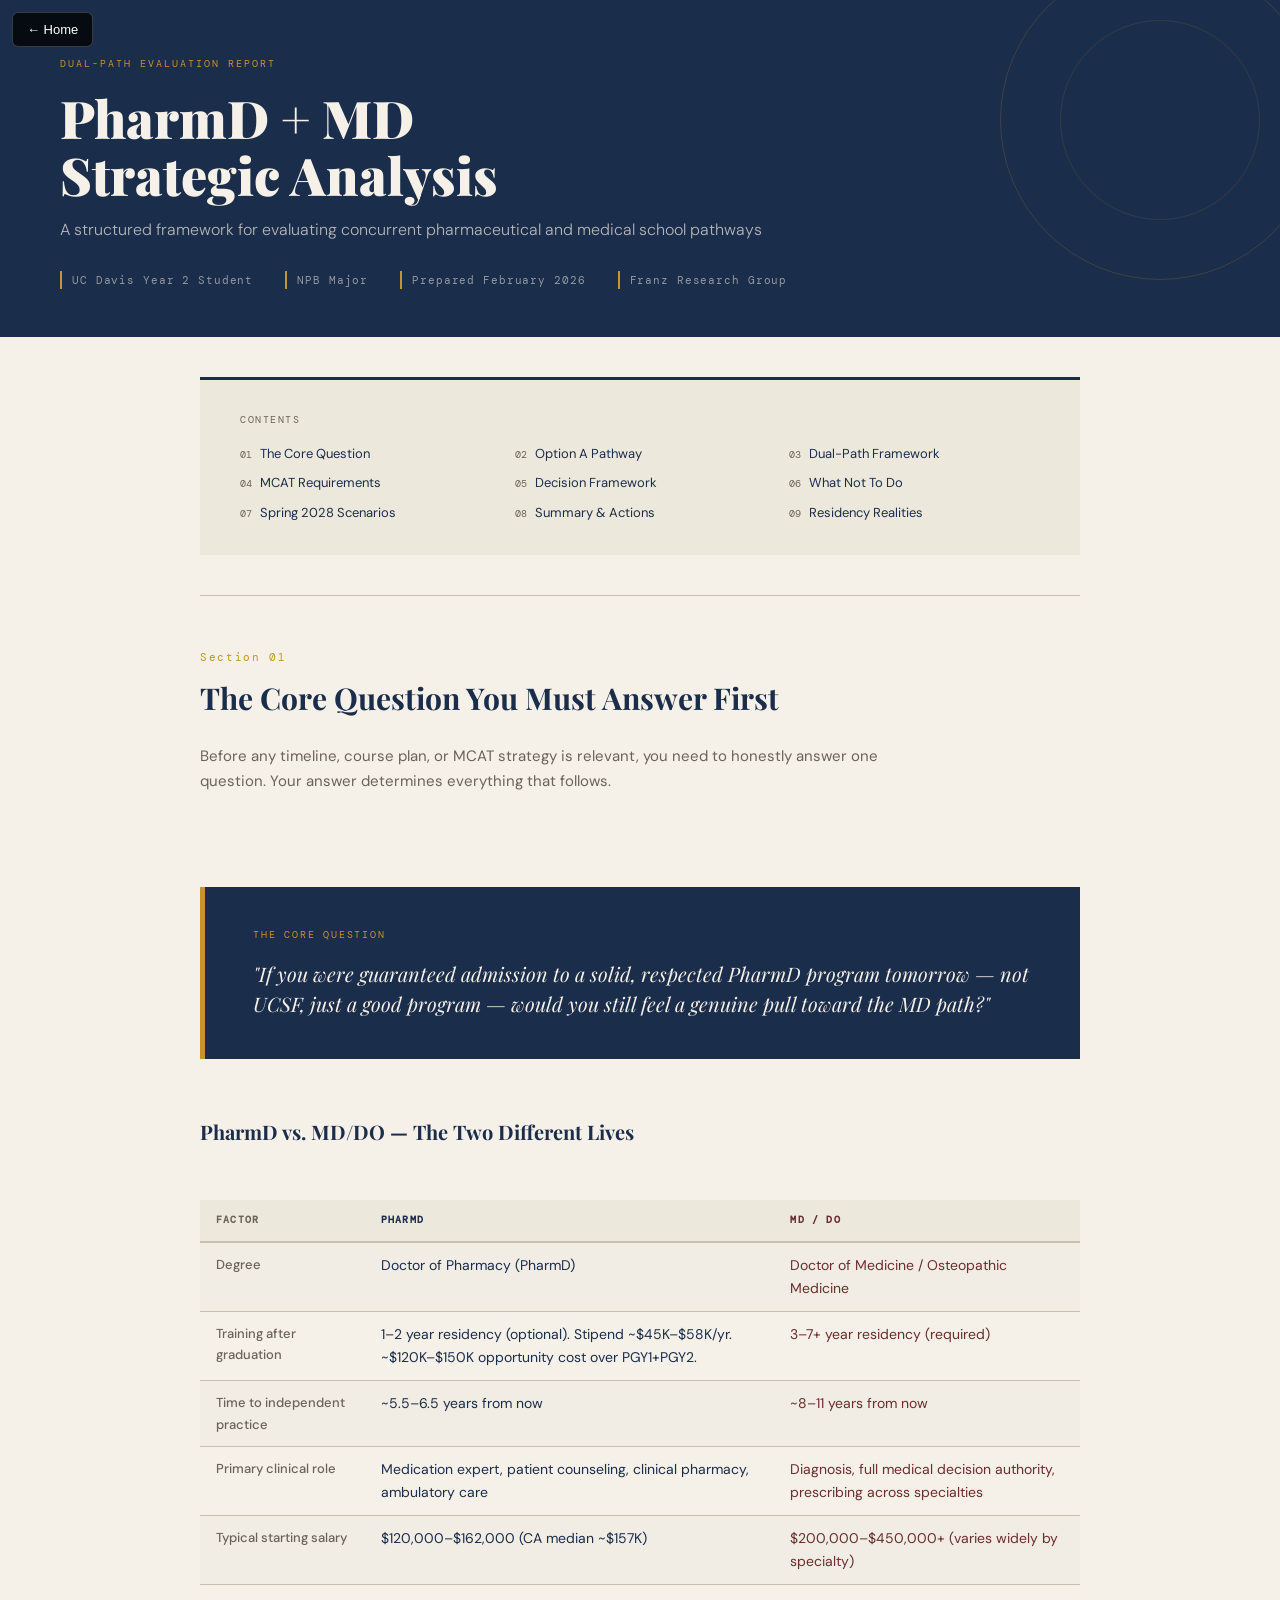
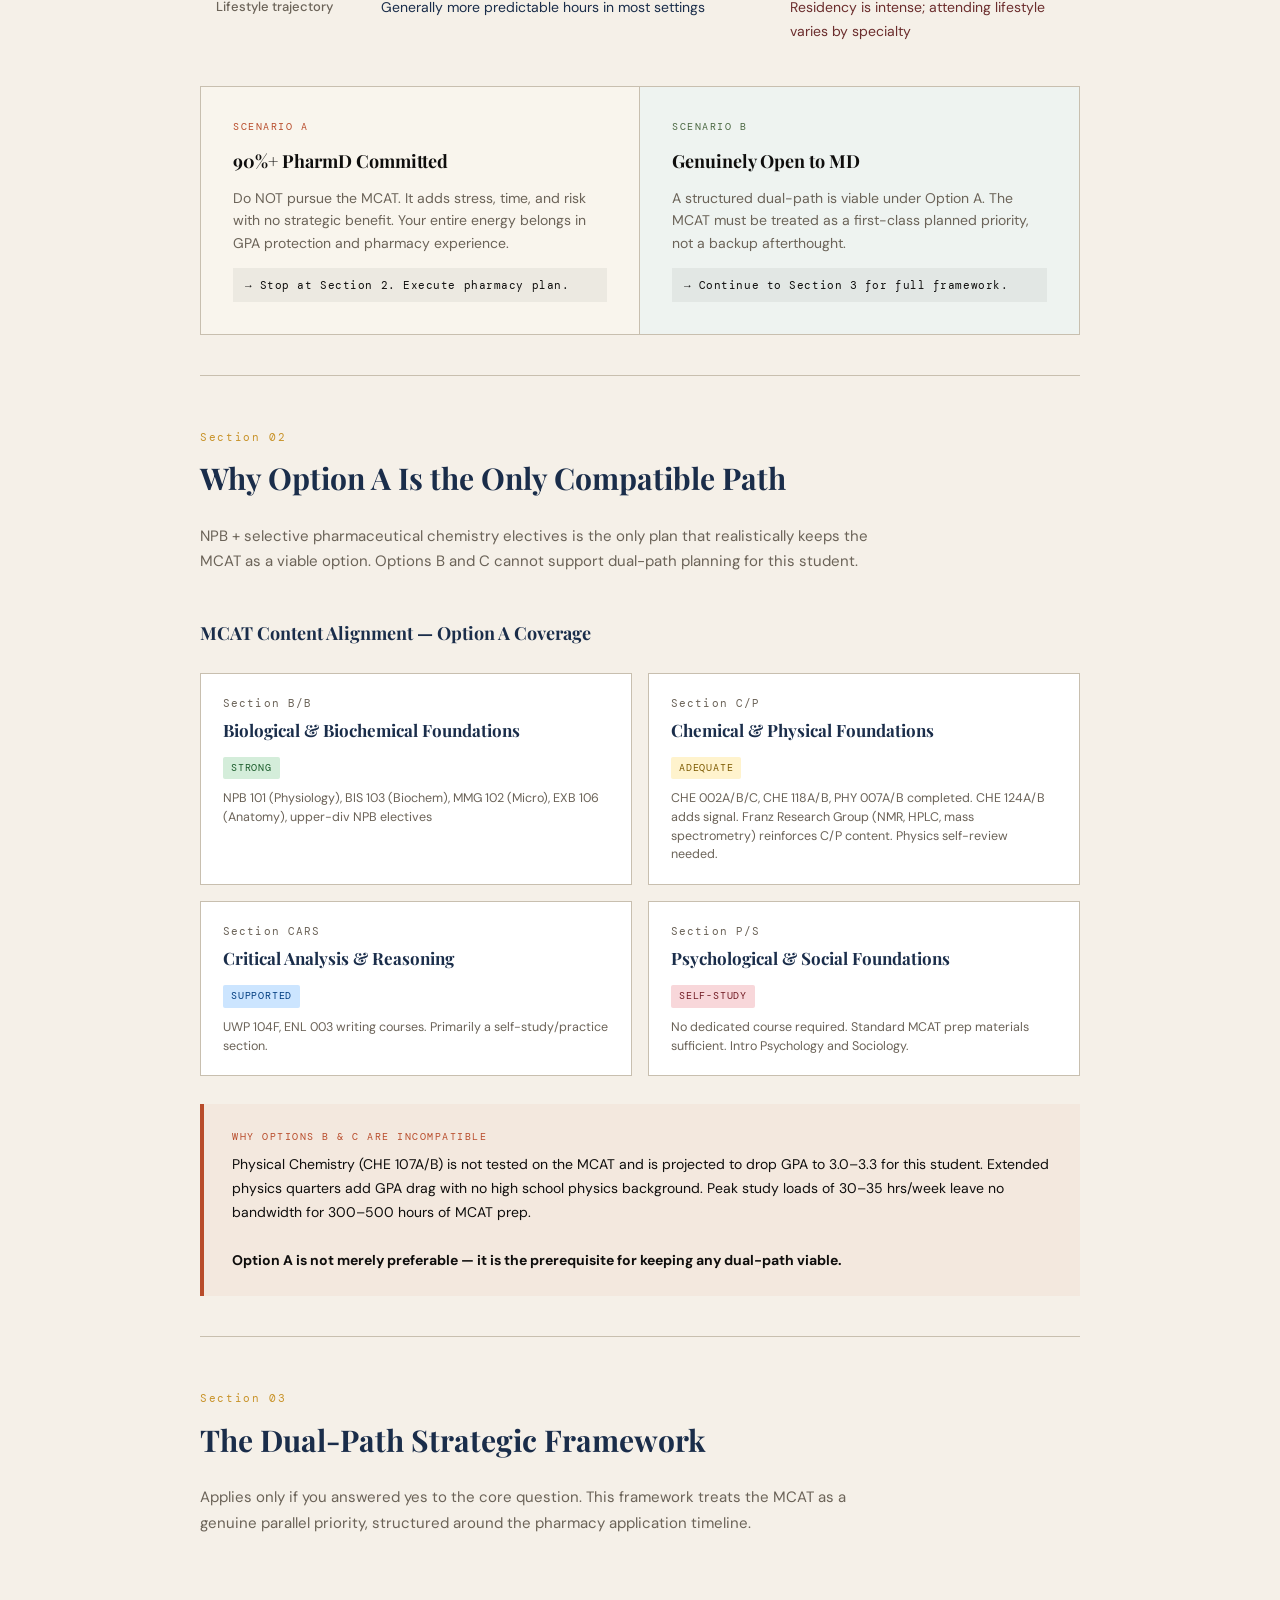
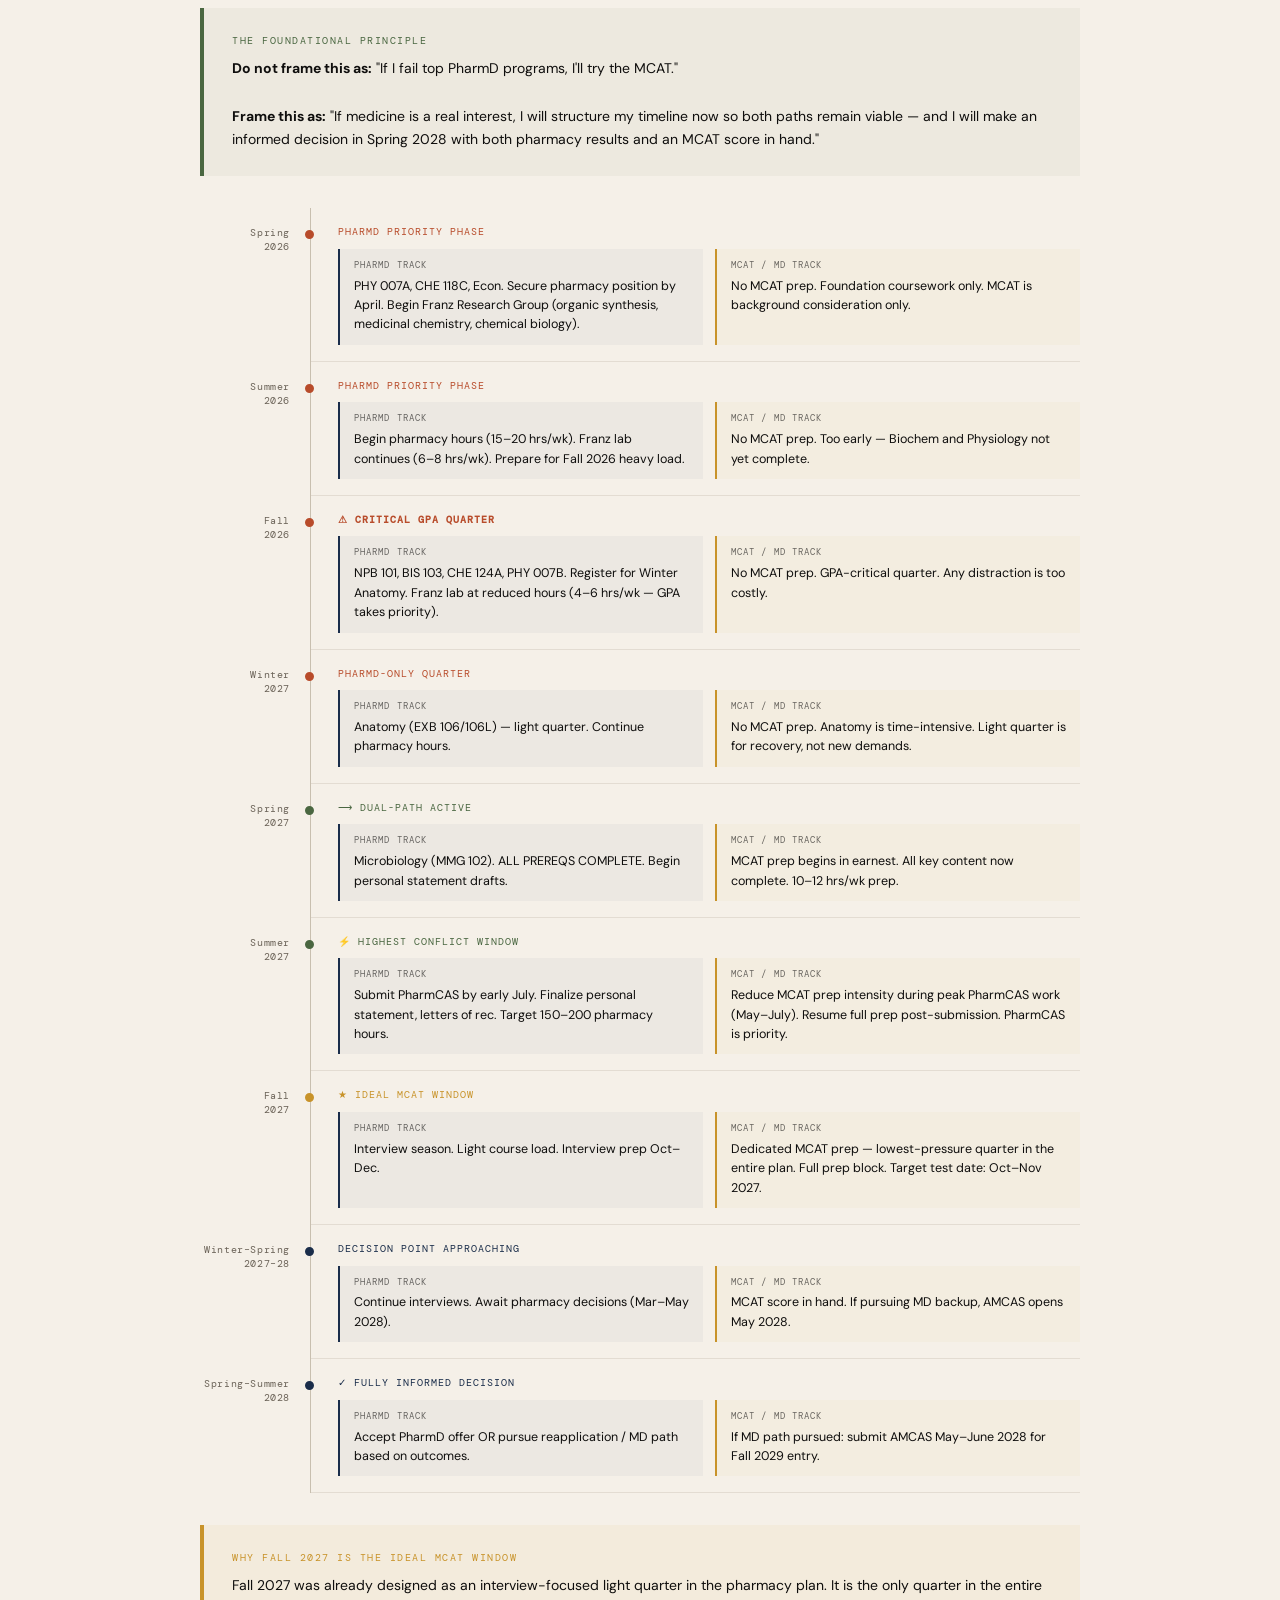
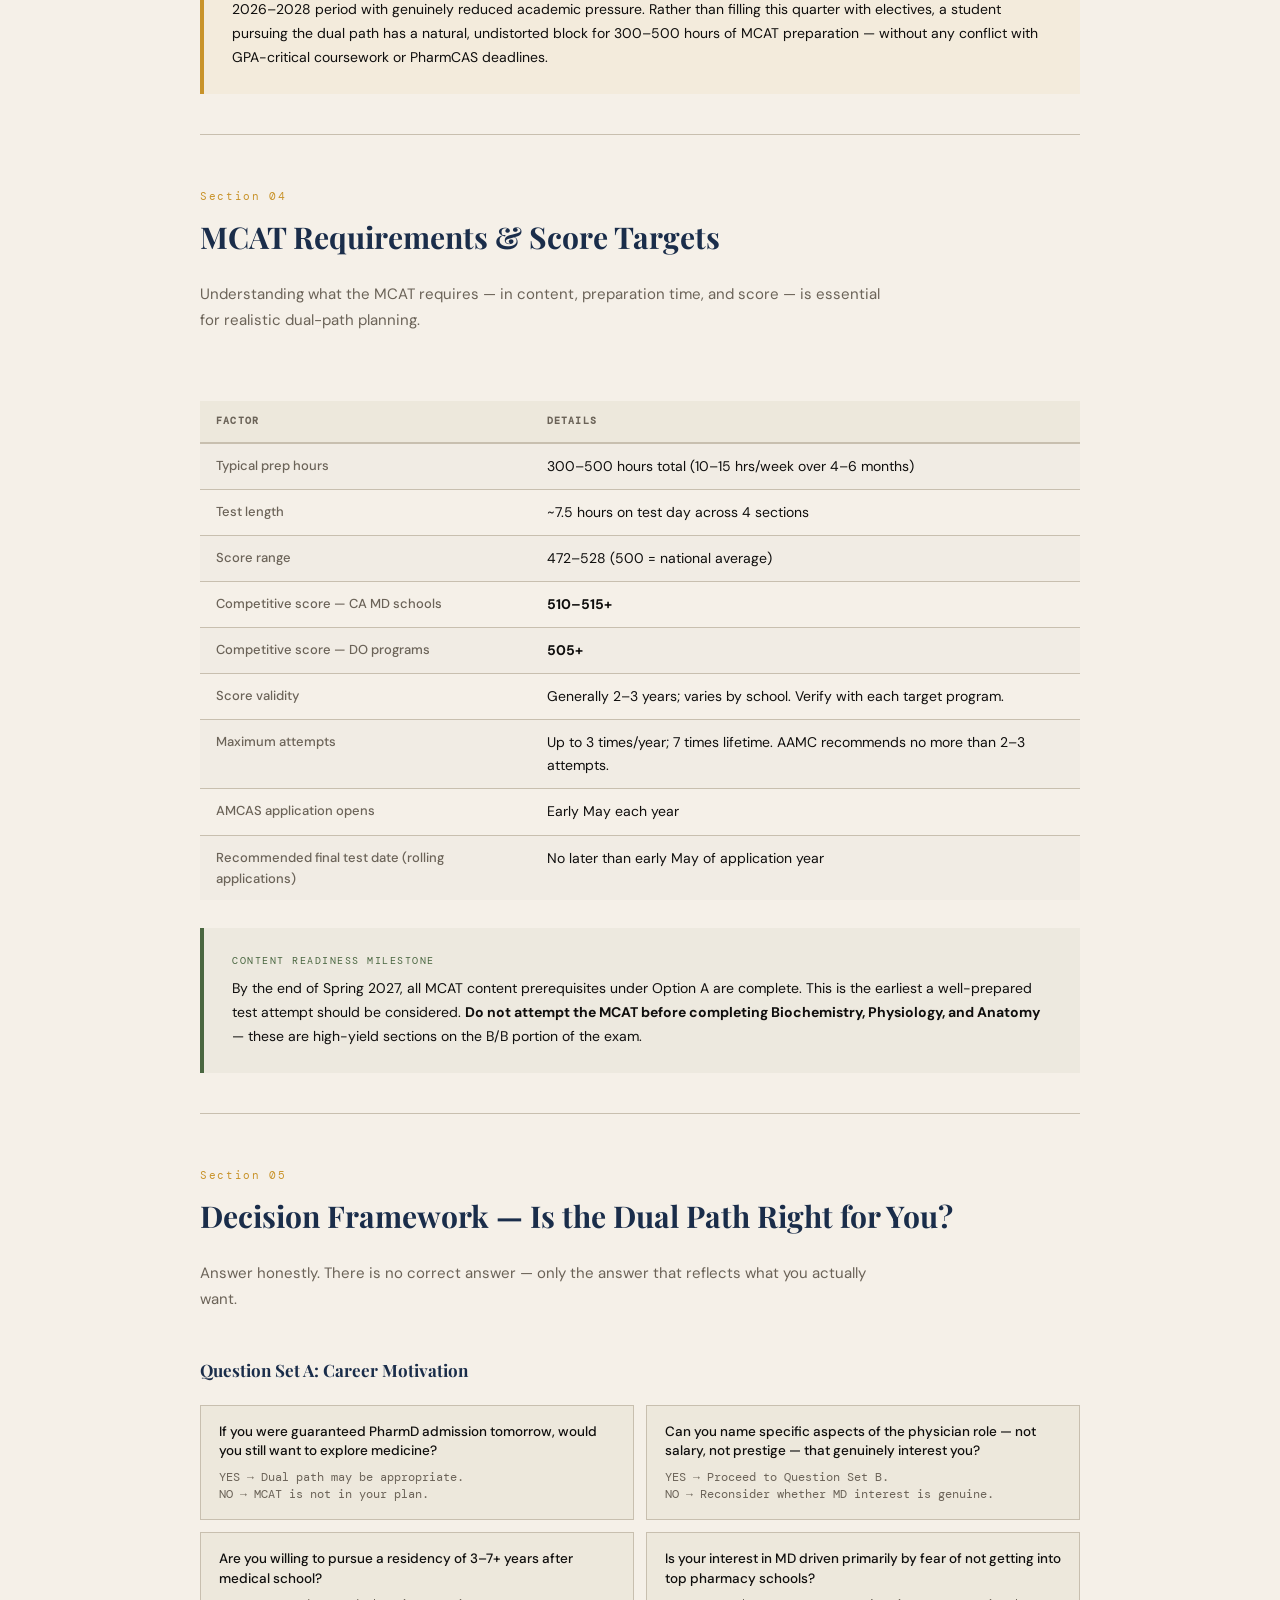
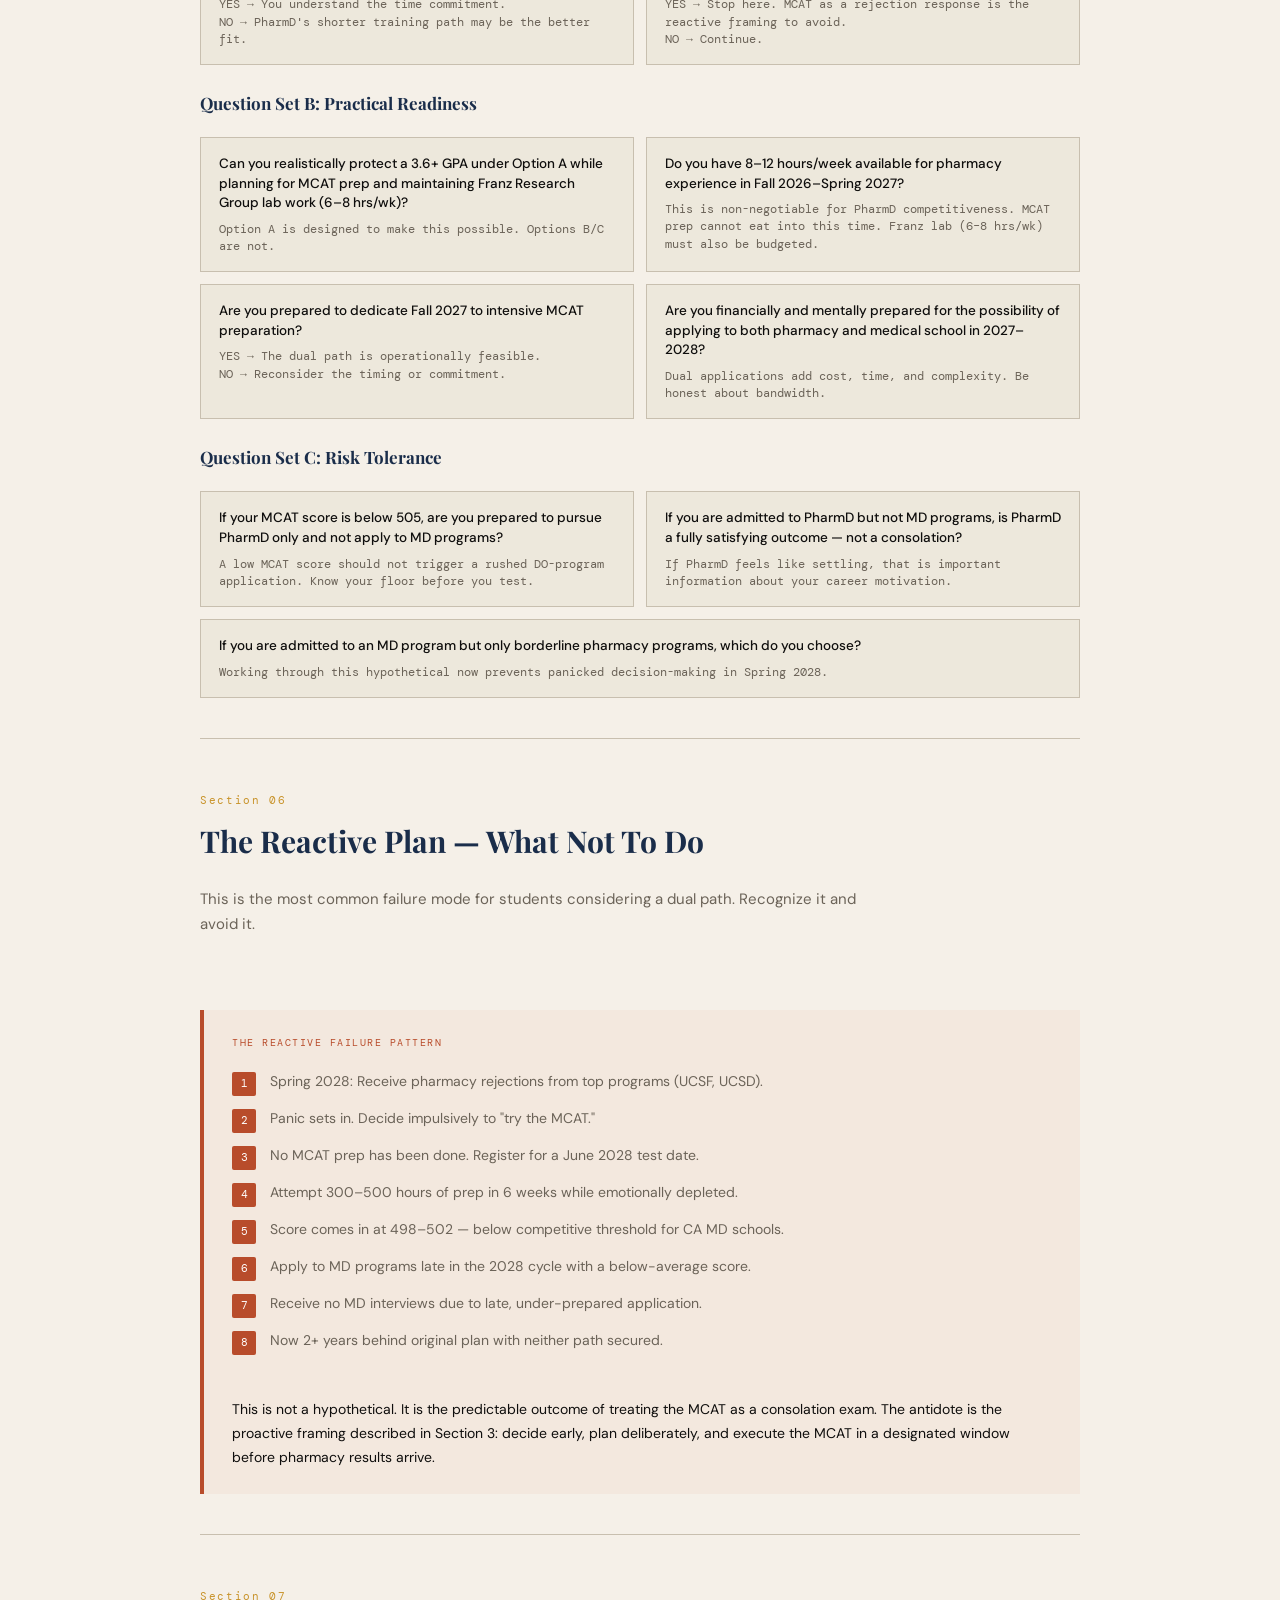
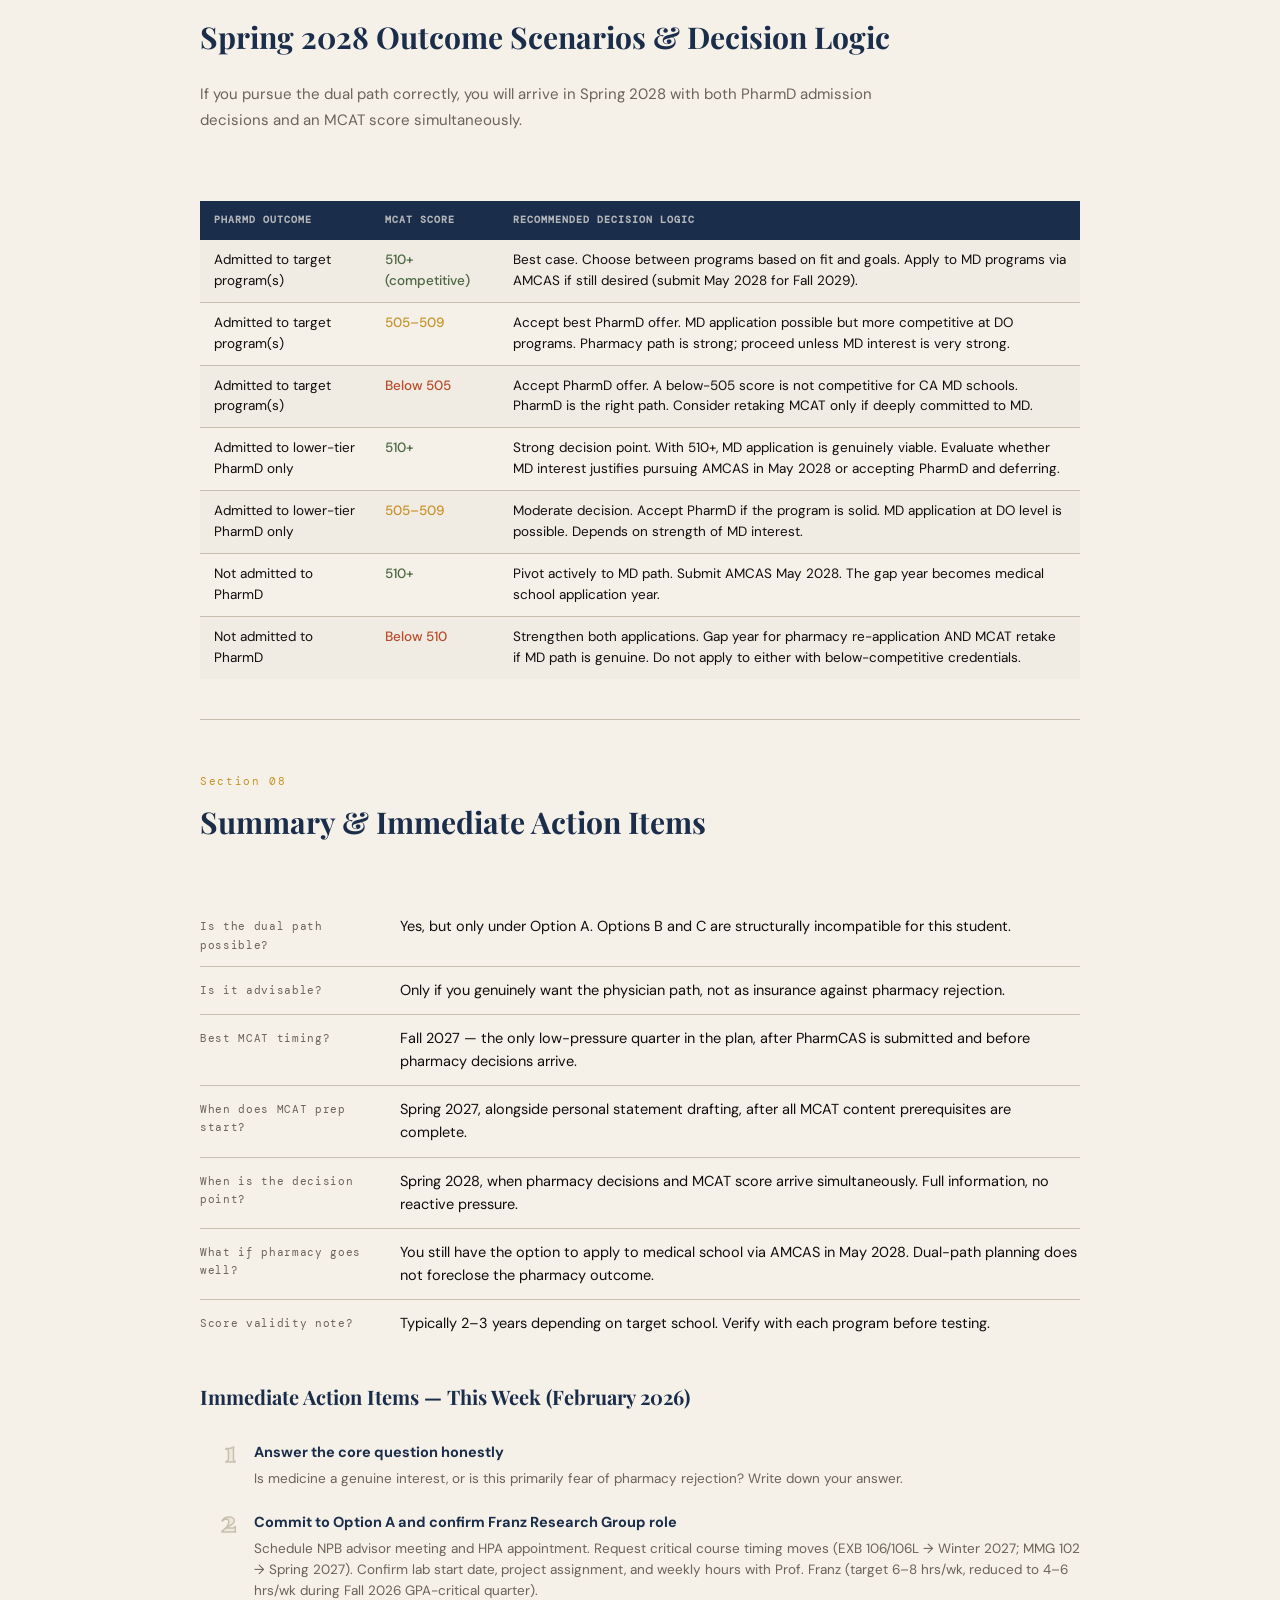
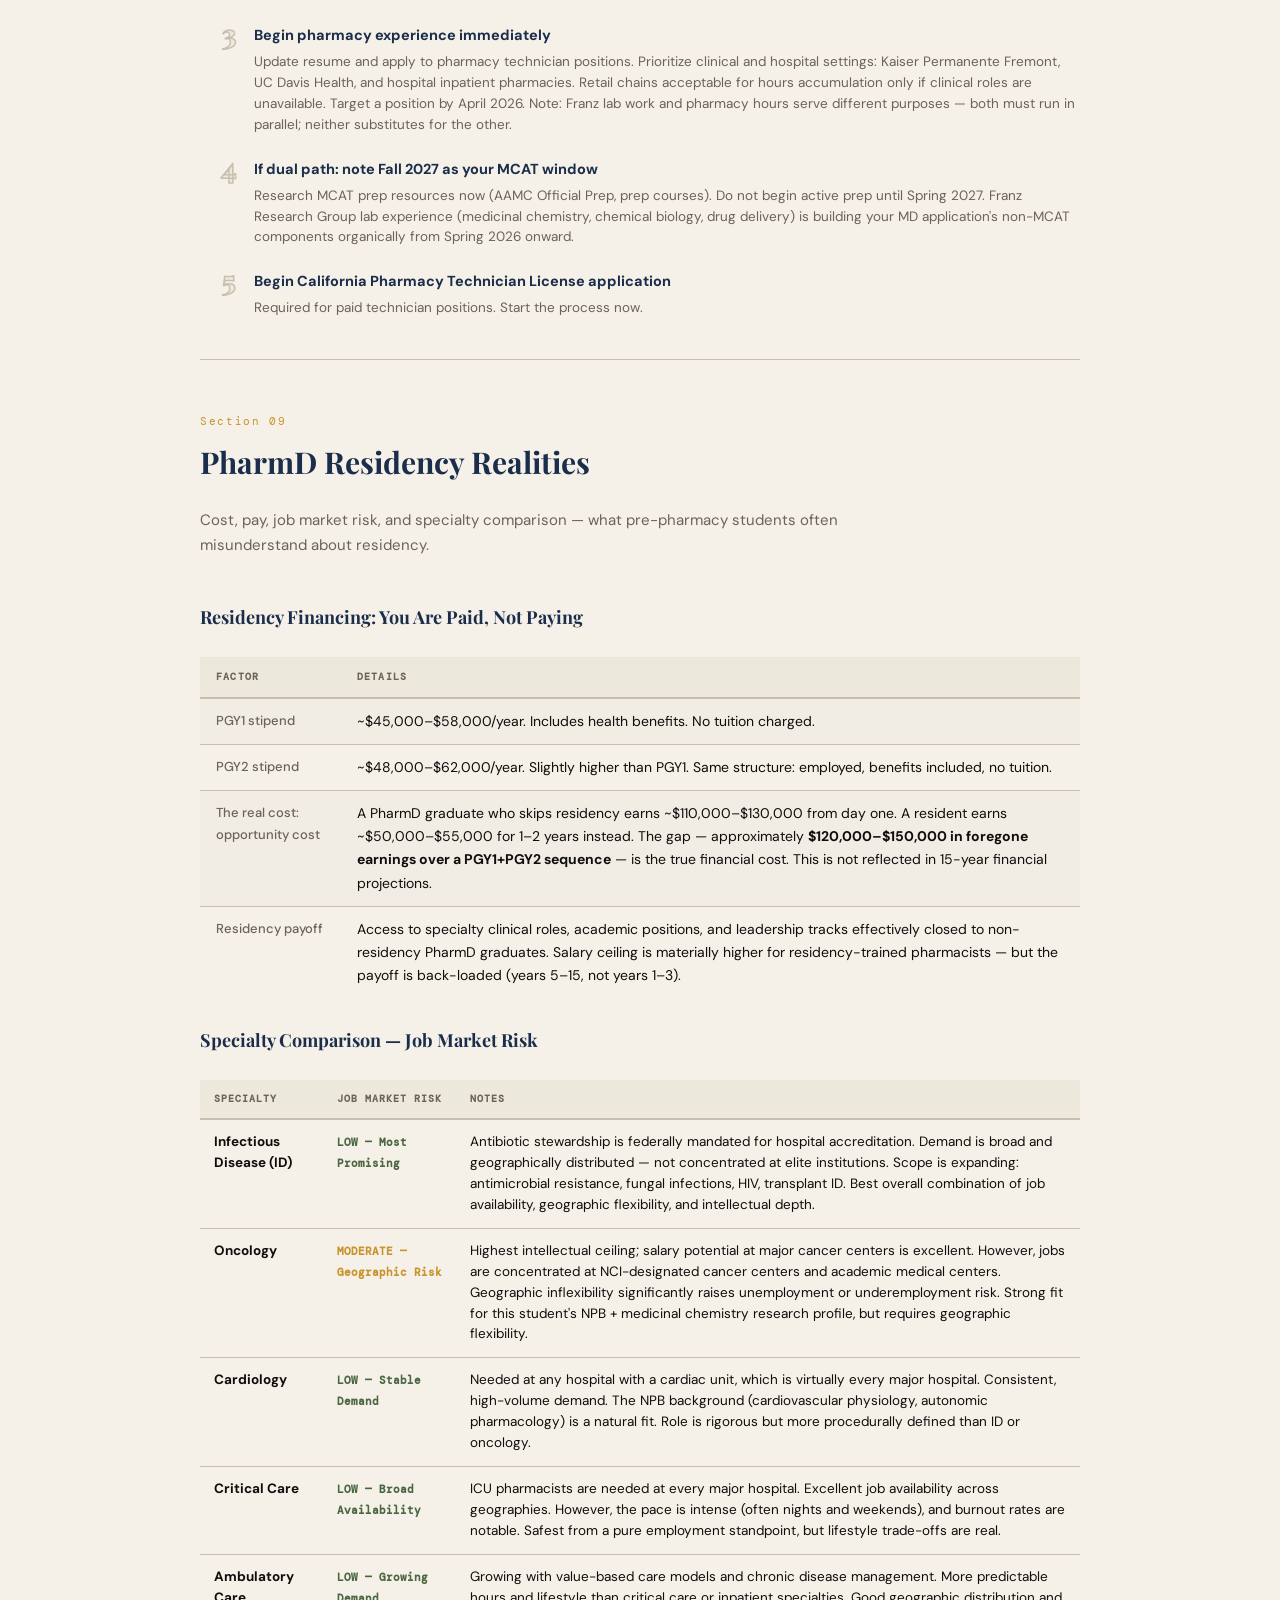
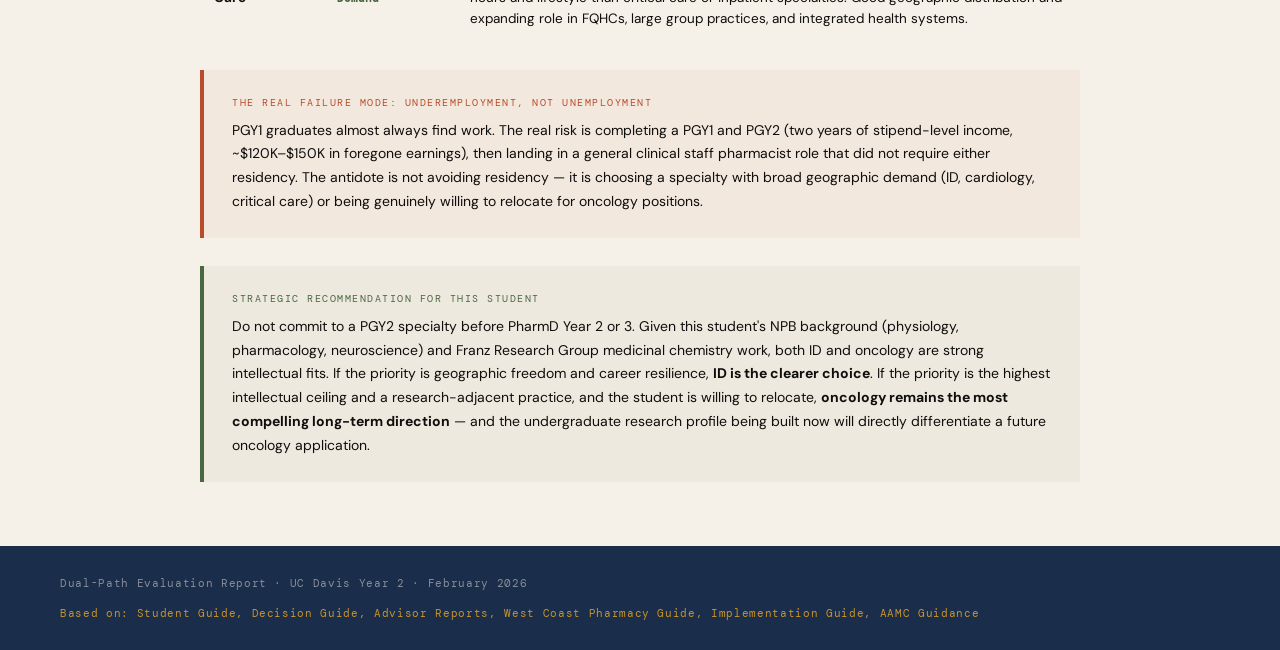
<file: 10A_PharmD_MD_Pathways.html>
<!DOCTYPE html>
<html lang="en">
<head>
<meta charset="UTF-8">
<meta name="viewport" content="width=device-width, initial-scale=1.0">
<title>Dual-Path Evaluation Report | PharmD + MD Strategic Analysis</title>
<link rel="stylesheet" href="shared.css">
<style>
  :root {
    --ink: #0f0e0d;
    --paper: #f5f0e8;
    --cream: #ede8dc;
    --accent-gold: #c8932a;
    --accent-rust: #b84c2b;
    --accent-navy: #1a2d4a;
    --accent-sage: #4a6741;
    --muted: #6b6358;
    --rule: #c8bfaf;
    --pharmd: #1a2d4a;
    --md: #6b2d2d;
    --dual: #2d4a1a;
  }

  * { box-sizing: border-box; margin: 0; padding: 0; }

  body {
    background: var(--paper);
    color: var(--ink);
    font-family: 'DM Sans', sans-serif;
    font-weight: 400;
    line-height: 1.65;
    font-size: 15px;
  }

  /* ─── MASTHEAD ─────────────────────────────────────────────── */
  .masthead {
    background: var(--accent-navy);
    color: var(--paper);
    padding: 56px 60px 48px;
    position: relative;
    overflow: hidden;
  }
  .masthead::before {
    content: '';
    position: absolute;
    top: -40px; right: -40px;
    width: 320px; height: 320px;
    border: 1px solid rgba(200,147,42,0.2);
    border-radius: 50%;
  }
  .masthead::after {
    content: '';
    position: absolute;
    top: 20px; right: 20px;
    width: 200px; height: 200px;
    border: 1px solid rgba(200,147,42,0.15);
    border-radius: 50%;
  }
  .masthead-label {
    font-family: 'DM Mono', monospace;
    font-size: 10px;
    letter-spacing: 0.2em;
    text-transform: uppercase;
    color: var(--accent-gold);
    margin-bottom: 16px;
  }
  .masthead h1 {
    font-family: 'Playfair Display', serif;
    font-size: clamp(32px, 5vw, 52px);
    font-weight: 900;
    line-height: 1.1;
    margin-bottom: 14px;
  }
  .masthead-sub {
    font-size: 16px;
    color: rgba(245,240,232,0.7);
    font-weight: 300;
    margin-bottom: 28px;
  }
  .masthead-meta {
    display: flex;
    gap: 32px;
    flex-wrap: wrap;
  }
  .meta-chip {
    font-family: 'DM Mono', monospace;
    font-size: 11px;
    letter-spacing: 0.08em;
    color: rgba(245,240,232,0.55);
    border-left: 2px solid var(--accent-gold);
    padding-left: 10px;
  }

  /* ─── LAYOUT ────────────────────────────────────────────────── */
  .container {
    max-width: 960px;
    margin: 0 auto;
    padding: 0 40px;
  }

  /* ─── CRITICAL QUESTION ─────────────────────────────────────── */
  .core-question {
    background: var(--accent-navy);
    color: var(--paper);
    margin: 48px 0 0;
    padding: 40px 48px;
    border-left: 5px solid var(--accent-gold);
    position: relative;
  }
  .core-question .q-label {
    font-family: 'DM Mono', monospace;
    font-size: 10px;
    letter-spacing: 0.18em;
    text-transform: uppercase;
    color: var(--accent-gold);
    margin-bottom: 16px;
  }
  .core-question p {
    font-family: 'Playfair Display', serif;
    font-style: italic;
    font-size: 20px;
    line-height: 1.5;
    color: var(--paper);
  }

  /* ─── SECTION HEADERS ───────────────────────────────────────── */
  .section-wrap {
    padding: 52px 0 12px;
    border-top: 1px solid var(--rule);
    margin-top: 40px;
  }
  .section-num {
    font-family: 'DM Mono', monospace;
    font-size: 11px;
    letter-spacing: 0.15em;
    color: var(--accent-gold);
    margin-bottom: 8px;
    display: block;
  }
  .section-title {
    font-family: 'Playfair Display', serif;
    font-size: clamp(22px, 3vw, 30px);
    font-weight: 700;
    color: var(--accent-navy);
    margin-bottom: 20px;
  }
  .section-lead {
    font-size: 15px;
    color: var(--muted);
    max-width: 680px;
    margin-bottom: 32px;
    line-height: 1.7;
  }

  /* ─── SCENARIO CARDS ────────────────────────────────────────── */
  .scenario-grid {
    display: grid;
    grid-template-columns: 1fr 1fr;
    gap: 0;
    border: 1px solid var(--rule);
    margin: 32px 0;
  }
  .scenario-card {
    padding: 32px;
    position: relative;
  }
  .scenario-card:first-child {
    border-right: 1px solid var(--rule);
    background: #f9f5ed;
  }
  .scenario-card:last-child {
    background: #eef3f0;
  }
  .scenario-label {
    font-family: 'DM Mono', monospace;
    font-size: 10px;
    letter-spacing: 0.15em;
    text-transform: uppercase;
    margin-bottom: 12px;
  }
  .scenario-card:first-child .scenario-label { color: var(--accent-rust); }
  .scenario-card:last-child .scenario-label { color: var(--accent-sage); }
  .scenario-card h3 {
    font-family: 'Playfair Display', serif;
    font-size: 18px;
    margin-bottom: 10px;
  }
  .scenario-card p { font-size: 14px; line-height: 1.6; color: var(--muted); }
  .scenario-verdict {
    font-family: 'DM Mono', monospace;
    font-size: 11px;
    margin-top: 14px;
    padding: 8px 12px;
    background: rgba(0,0,0,0.05);
    letter-spacing: 0.05em;
  }

  /* ─── COMPARISON TABLE ──────────────────────────────────────── */
  .compare-table {
    width: 100%;
    border-collapse: collapse;
    margin: 24px 0;
    font-size: 14px;
  }
  .compare-table th {
    padding: 12px 16px;
    text-align: left;
    font-family: 'DM Mono', monospace;
    font-size: 10px;
    letter-spacing: 0.12em;
    text-transform: uppercase;
    background: var(--cream);
    border-bottom: 2px solid var(--rule);
    color: var(--muted);
  }
  .compare-table th.pharmd-col { color: var(--pharmd); }
  .compare-table th.md-col { color: var(--md); }
  .compare-table td {
    padding: 11px 16px;
    border-bottom: 1px solid var(--rule);
    vertical-align: top;
  }
  .compare-table tr:last-child td { border-bottom: none; }
  .compare-table td:first-child { font-weight: 500; font-size: 13px; color: var(--muted); }
  .compare-table .pharmd-val { color: var(--pharmd); }
  .compare-table .md-val { color: var(--md); }
  .compare-table tr:nth-child(odd) td { background: rgba(0,0,0,0.016); }

  /* ─── TIMELINE ──────────────────────────────────────────────── */
  .timeline {
    margin: 32px 0;
    position: relative;
  }
  .timeline::before {
    content: '';
    position: absolute;
    left: 110px;
    top: 0; bottom: 0;
    width: 1px;
    background: var(--rule);
  }
  .tl-row {
    display: grid;
    grid-template-columns: 110px 1fr;
    gap: 0;
    margin-bottom: 0;
    position: relative;
  }
  .tl-period {
    font-family: 'DM Mono', monospace;
    font-size: 10px;
    letter-spacing: 0.06em;
    color: var(--muted);
    padding: 16px 20px 16px 0;
    text-align: right;
    line-height: 1.4;
    padding-top: 18px;
  }
  .tl-content {
    border-left: none;
    padding: 16px 0 16px 28px;
    border-bottom: 1px solid rgba(200,191,175,0.4);
    position: relative;
  }
  .tl-content::before {
    content: '';
    position: absolute;
    left: -5px;
    top: 22px;
    width: 9px; height: 9px;
    border-radius: 50%;
    background: var(--cream);
    border: 2px solid var(--rule);
  }
  .tl-row.priority-high .tl-content::before { border-color: var(--accent-rust); background: var(--accent-rust); }
  .tl-row.priority-dual .tl-content::before { border-color: var(--accent-sage); background: var(--accent-sage); }
  .tl-row.priority-mcat .tl-content::before { border-color: var(--accent-gold); background: var(--accent-gold); }
  .tl-row.priority-decision .tl-content::before { border-color: var(--accent-navy); background: var(--accent-navy); }

  .tl-status {
    font-family: 'DM Mono', monospace;
    font-size: 10px;
    letter-spacing: 0.1em;
    text-transform: uppercase;
    margin-bottom: 6px;
  }
  .priority-high .tl-status { color: var(--accent-rust); }
    .priority-dual .tl-status { color: var(--accent-sage); }
  .priority-mcat .tl-status { color: var(--accent-gold); }
  .priority-decision .tl-status { color: var(--accent-navy); }

  .tl-tracks {
    display: grid;
    grid-template-columns: 1fr 1fr;
    gap: 12px;
    margin-top: 8px;
  }
  .tl-track {
    font-size: 12.5px;
    line-height: 1.55;
    padding: 10px 14px;
    border-left: 2px solid var(--rule);
  }
  .tl-track.pharmd { border-color: var(--pharmd); background: rgba(26,45,74,0.04); }
  .tl-track.mcat { border-color: var(--accent-gold); background: rgba(200,147,42,0.04); }
  .tl-track-label {
    font-family: 'DM Mono', monospace;
    font-size: 9px;
    letter-spacing: 0.12em;
    text-transform: uppercase;
    margin-bottom: 4px;
    opacity: 0.6;
  }

  /* ─── MCAT GRID ─────────────────────────────────────────────── */
  .mcat-grid {
    display: grid;
    grid-template-columns: 1fr 1fr;
    gap: 16px;
    margin: 24px 0;
  }
  .mcat-card {
    border: 1px solid var(--rule);
    padding: 20px 22px;
    background: white;
  }
  .mcat-section-name {
    font-family: 'DM Mono', monospace;
    font-size: 11px;
    letter-spacing: 0.1em;
    color: var(--muted);
    margin-bottom: 4px;
  }
  .mcat-abbrev {
    font-family: 'Playfair Display', serif;
    font-size: 17px;
    font-weight: 700;
    color: var(--accent-navy);
    margin-bottom: 10px;
  }
  .mcat-coverage {
    display: inline-block;
    font-family: 'DM Mono', monospace;
    font-size: 10px;
    letter-spacing: 0.08em;
    padding: 3px 8px;
    margin-bottom: 10px;
    border-radius: 2px;
  }
  .coverage-strong { background: #d4edda; color: #1a5c2a; }
  .coverage-adequate { background: #fff3cd; color: #7d5a00; }
  .coverage-supported { background: #cce5ff; color: #003d80; }
  .coverage-selfstudy { background: #f8d7da; color: #721c24; }
  .mcat-courses { font-size: 12.5px; color: var(--muted); line-height: 1.5; }

  /* ─── CALLOUT BOXES ─────────────────────────────────────────── */
  .callout {
    margin: 28px 0;
    padding: 24px 28px;
    border-left: 4px solid var(--accent-gold);
    background: rgba(200,147,42,0.06);
    font-size: 14px;
    line-height: 1.7;
  }
  .callout.warning {
    border-color: var(--accent-rust);
    background: rgba(184,76,43,0.05);
  }
  .callout.success {
    border-color: var(--accent-sage);
    background: rgba(74,103,65,0.05);
  }
  .callout-label {
    font-family: 'DM Mono', monospace;
    font-size: 10px;
    letter-spacing: 0.15em;
    text-transform: uppercase;
    margin-bottom: 8px;
    color: var(--accent-gold);
  }
  .callout.warning .callout-label { color: var(--accent-rust); }
  .callout.success .callout-label { color: var(--accent-sage); }

  /* ─── DECISION TABLE ────────────────────────────────────────── */
  .decision-table {
    width: 100%;
    border-collapse: collapse;
    margin: 24px 0;
    font-size: 13.5px;
  }
  .decision-table th {
    padding: 11px 14px;
    text-align: left;
    font-family: 'DM Mono', monospace;
    font-size: 10px;
    letter-spacing: 0.1em;
    text-transform: uppercase;
    background: var(--accent-navy);
    color: rgba(245,240,232,0.7);
  }
  .decision-table td {
    padding: 10px 14px;
    border-bottom: 1px solid var(--rule);
    vertical-align: top;
    line-height: 1.55;
  }
  .decision-table tr:last-child td { border-bottom: none; }
  .decision-table tr:nth-child(odd) td { background: rgba(0,0,0,0.02); }
  .outcome-good { color: var(--accent-sage); font-weight: 500; }
  .outcome-warn { color: var(--accent-gold); font-weight: 500; }
  .outcome-risk { color: var(--accent-rust); font-weight: 500; }

  /* ─── REACTIVE FAILURE ──────────────────────────────────────── */
  .failure-steps {
    counter-reset: failure;
    margin: 20px 0;
  }
  .failure-step {
    counter-increment: failure;
    display: flex;
    gap: 14px;
    align-items: flex-start;
    margin-bottom: 12px;
  }
  .failure-step::before {
    content: counter(failure);
    font-family: 'DM Mono', monospace;
    font-size: 11px;
    background: var(--accent-rust);
    color: white;
    width: 24px; height: 24px;
    display: flex;
    align-items: center;
    justify-content: center;
    flex-shrink: 0;
    border-radius: 2px;
    margin-top: 1px;
  }
  .failure-step p { font-size: 14px; line-height: 1.55; color: var(--muted); }

  /* ─── Q&A DECISION ──────────────────────────────────────────── */
  .qa-grid {
    display: grid;
    grid-template-columns: 1fr 1fr;
    gap: 12px;
    margin: 20px 0;
  }
  .qa-item {
    border: 1px solid var(--rule);
    padding: 16px 18px;
    background: var(--cream);
  }
  .qa-question {
    font-size: 13.5px;
    font-weight: 500;
    margin-bottom: 8px;
    line-height: 1.45;
  }
  .qa-answer {
    font-family: 'DM Mono', monospace;
    font-size: 11.5px;
    line-height: 1.5;
    color: var(--muted);
  }

  /* ─── RESIDENCY TABLE ───────────────────────────────────────── */
  .residency-table {
    width: 100%;
    border-collapse: collapse;
    margin: 24px 0;
    font-size: 13.5px;
  }
  .residency-table th {
    padding: 11px 14px;
    text-align: left;
    font-family: 'DM Mono', monospace;
    font-size: 10px;
    letter-spacing: 0.1em;
    text-transform: uppercase;
    background: var(--cream);
    border-bottom: 2px solid var(--rule);
    color: var(--muted);
  }
  .residency-table td {
    padding: 12px 14px;
    border-bottom: 1px solid var(--rule);
    vertical-align: top;
    line-height: 1.55;
  }
  .residency-table tr:last-child td { border-bottom: none; }
  .risk-low { color: var(--accent-sage); font-weight: 600; font-size: 11px; font-family: 'DM Mono', monospace; }
  .risk-mod { color: var(--accent-gold); font-weight: 600; font-size: 11px; font-family: 'DM Mono', monospace; }

  /* ─── SUMMARY TABLE ─────────────────────────────────────────── */
  .summary-table {
    width: 100%;
    border-collapse: collapse;
    margin: 24px 0;
    font-size: 14px;
  }
  .summary-table tr { border-bottom: 1px solid var(--rule); }
  .summary-table tr:last-child { border-bottom: none; }
  .summary-table td { padding: 12px 0; vertical-align: top; }
  .summary-table td:first-child {
    font-family: 'DM Mono', monospace;
    font-size: 11px;
    letter-spacing: 0.06em;
    color: var(--muted);
    width: 200px;
    padding-right: 24px;
    padding-top: 14px;
  }
  .summary-table td:last-child {
    font-size: 14.5px;
    line-height: 1.6;
    color: var(--ink);
  }

  /* ─── ACTION ITEMS ──────────────────────────────────────────── */
  .action-list {
    margin: 24px 0;
    counter-reset: action;
  }
  .action-item {
    display: flex;
    gap: 18px;
    margin-bottom: 18px;
    align-items: flex-start;
    counter-increment: action;
  }
  .action-num {
    font-family: 'Playfair Display', serif;
    font-size: 28px;
    font-weight: 900;
    color: var(--cream);
    line-height: 1;
    -webkit-text-stroke: 1.5px var(--rule);
    flex-shrink: 0;
    width: 36px;
    text-align: right;
  }
  .action-content { padding-top: 4px; }
  .action-content strong {
    display: block;
    font-size: 14.5px;
    margin-bottom: 4px;
    color: var(--accent-navy);
  }
  .action-content p { font-size: 13.5px; color: var(--muted); line-height: 1.55; }

  /* ─── FOOTER ────────────────────────────────────────────────── */
  .report-footer {
    background: var(--accent-navy);
    color: rgba(245,240,232,0.5);
    padding: 28px 60px;
    font-family: 'DM Mono', monospace;
    font-size: 11px;
    letter-spacing: 0.06em;
    margin-top: 64px;
    display: flex;
    justify-content: space-between;
    align-items: center;
    flex-wrap: wrap;
    gap: 12px;
  }
  .footer-right { color: var(--accent-gold); }

  /* ─── NAV ───────────────────────────────────────────────────── */
  .toc {
    background: var(--cream);
    padding: 32px 40px;
    margin: 40px 0 0;
    border-top: 3px solid var(--accent-navy);
  }
  .toc-title {
    font-family: 'DM Mono', monospace;
    font-size: 10px;
    letter-spacing: 0.15em;
    text-transform: uppercase;
    color: var(--muted);
    margin-bottom: 14px;
  }
  .toc-list {
    display: grid;
    grid-template-columns: repeat(3, 1fr);
    gap: 8px 24px;
    list-style: none;
  }
  .toc-list li a {
    font-size: 13px;
    color: var(--accent-navy);
    text-decoration: none;
    display: flex;
    gap: 8px;
    align-items: baseline;
  }
  .toc-list li a:hover { color: var(--accent-gold); }
  .toc-num {
    font-family: 'DM Mono', monospace;
    font-size: 10px;
    color: var(--muted);
    flex-shrink: 0;
  }

  @media (max-width: 700px) {
    .masthead { padding: 40px 28px 36px; }
    .container { padding: 0 24px; }
    .scenario-grid, .tl-tracks, .mcat-grid, .qa-grid, .toc-list { grid-template-columns: 1fr; }
    .timeline::before { left: 80px; }
    .tl-row { grid-template-columns: 80px 1fr; }
    .toc { padding: 24px; }
    .report-footer { padding: 24px; flex-direction: column; }
  }
</style>
</head>
<body>
<a href="index.html" style="position:fixed;top:12px;left:12px;z-index:9999;background:rgba(0,0,0,0.75);color:#fff;padding:6px 14px;border-radius:6px;font-size:13px;text-decoration:none;font-family:sans-serif;border:1px solid rgba(255,255,255,0.2);backdrop-filter:blur(4px);">← Home</a>

<!-- MASTHEAD -->
<div class="masthead">
  <div class="masthead-label">Dual-Path Evaluation Report</div>
  <h1>PharmD + MD<br>Strategic Analysis</h1>
  <p class="masthead-sub">A structured framework for evaluating concurrent pharmaceutical and medical school pathways</p>
  <div class="masthead-meta">
    <span class="meta-chip">UC Davis Year 2 Student</span>
    <span class="meta-chip">NPB Major</span>
    <span class="meta-chip">Prepared February 2026</span>
    <span class="meta-chip">Franz Research Group</span>
  </div>
</div>

<!-- TOC -->
<div class="container">
  <div class="toc">
    <div class="toc-title">Contents</div>
    <ul class="toc-list">
      <li><a href="#s1"><span class="toc-num">01</span> The Core Question</a></li>
      <li><a href="#s2"><span class="toc-num">02</span> Option A Pathway</a></li>
      <li><a href="#s3"><span class="toc-num">03</span> Dual-Path Framework</a></li>
      <li><a href="#s4"><span class="toc-num">04</span> MCAT Requirements</a></li>
      <li><a href="#s5"><span class="toc-num">05</span> Decision Framework</a></li>
      <li><a href="#s6"><span class="toc-num">06</span> What Not To Do</a></li>
      <li><a href="#s7"><span class="toc-num">07</span> Spring 2028 Scenarios</a></li>
      <li><a href="#s8"><span class="toc-num">08</span> Summary & Actions</a></li>
      <li><a href="#s9"><span class="toc-num">09</span> Residency Realities</a></li>
    </ul>
  </div>
</div>

<!-- SECTION 1 -->
<div class="container">
  <div class="section-wrap" id="s1">
    <span class="section-num">Section 01</span>
    <h2 class="section-title">The Core Question You Must Answer First</h2>
    <p class="section-lead">Before any timeline, course plan, or MCAT strategy is relevant, you need to honestly answer one question. Your answer determines everything that follows.</p>
  </div>

  <div class="core-question">
    <div class="q-label">The Core Question</div>
    <p>"If you were guaranteed admission to a solid, respected PharmD program tomorrow — not UCSF, just a good program — would you still feel a genuine pull toward the MD path?"</p>
  </div>

  <div class="section-wrap" style="padding-top: 32px; border-top: none; margin-top: 24px;">
    <h3 style="font-family: 'Playfair Display', serif; font-size: 20px; color: var(--accent-navy); margin-bottom: 16px;">PharmD vs. MD/DO — The Two Different Lives</h3>
  </div>

  <table class="compare-table">
    <thead>
      <tr>
        <th>Factor</th>
        <th class="pharmd-col">PharmD</th>
        <th class="md-col">MD / DO</th>
      </tr>
    </thead>
    <tbody>
      <tr>
        <td>Degree</td>
        <td class="pharmd-val">Doctor of Pharmacy (PharmD)</td>
        <td class="md-val">Doctor of Medicine / Osteopathic Medicine</td>
      </tr>
      <tr>
        <td>Training after graduation</td>
        <td class="pharmd-val">1–2 year residency (optional). Stipend ~$45K–$58K/yr. ~$120K–$150K opportunity cost over PGY1+PGY2.</td>
        <td class="md-val">3–7+ year residency (required)</td>
      </tr>
      <tr>
        <td>Time to independent practice</td>
        <td class="pharmd-val">~5.5–6.5 years from now</td>
        <td class="md-val">~8–11 years from now</td>
      </tr>
      <tr>
        <td>Primary clinical role</td>
        <td class="pharmd-val">Medication expert, patient counseling, clinical pharmacy, ambulatory care</td>
        <td class="md-val">Diagnosis, full medical decision authority, prescribing across specialties</td>
      </tr>
      <tr>
        <td>Typical starting salary</td>
        <td class="pharmd-val">$120,000–$162,000 (CA median ~$157K)</td>
        <td class="md-val">$200,000–$450,000+ (varies widely by specialty)</td>
      </tr>
      <tr>
        <td>Lifestyle trajectory</td>
        <td class="pharmd-val">Generally more predictable hours in most settings</td>
        <td class="md-val">Residency is intense; attending lifestyle varies by specialty</td>
      </tr>
    </tbody>
  </table>

  <div class="scenario-grid">
    <div class="scenario-card">
      <div class="scenario-label">Scenario A</div>
      <h3>90%+ PharmD Committed</h3>
      <p>Do NOT pursue the MCAT. It adds stress, time, and risk with no strategic benefit. Your entire energy belongs in GPA protection and pharmacy experience.</p>
      <div class="scenario-verdict">→ Stop at Section 2. Execute pharmacy plan.</div>
    </div>
    <div class="scenario-card">
      <div class="scenario-label">Scenario B</div>
      <h3>Genuinely Open to MD</h3>
      <p>A structured dual-path is viable under Option A. The MCAT must be treated as a first-class planned priority, not a backup afterthought.</p>
      <div class="scenario-verdict">→ Continue to Section 3 for full framework.</div>
    </div>
  </div>
</div>

<!-- SECTION 2 -->
<div class="container">
  <div class="section-wrap" id="s2">
    <span class="section-num">Section 02</span>
    <h2 class="section-title">Why Option A Is the Only Compatible Path</h2>
    <p class="section-lead">NPB + selective pharmaceutical chemistry electives is the only plan that realistically keeps the MCAT as a viable option. Options B and C cannot support dual-path planning for this student.</p>
  </div>

  <h3 style="font-family:'Playfair Display',serif; font-size:18px; margin-bottom:16px; color:var(--accent-navy);">MCAT Content Alignment — Option A Coverage</h3>

  <div class="mcat-grid">
    <div class="mcat-card">
      <div class="mcat-section-name">Section B/B</div>
      <div class="mcat-abbrev">Biological &amp; Biochemical Foundations</div>
      <span class="mcat-coverage coverage-strong">STRONG</span>
      <div class="mcat-courses">NPB 101 (Physiology), BIS 103 (Biochem), MMG 102 (Micro), EXB 106 (Anatomy), upper-div NPB electives</div>
    </div>
    <div class="mcat-card">
      <div class="mcat-section-name">Section C/P</div>
      <div class="mcat-abbrev">Chemical &amp; Physical Foundations</div>
      <span class="mcat-coverage coverage-adequate">ADEQUATE</span>
      <div class="mcat-courses">CHE 002A/B/C, CHE 118A/B, PHY 007A/B completed. CHE 124A/B adds signal. Franz Research Group (NMR, HPLC, mass spectrometry) reinforces C/P content. Physics self-review needed.</div>
    </div>
    <div class="mcat-card">
      <div class="mcat-section-name">Section CARS</div>
      <div class="mcat-abbrev">Critical Analysis &amp; Reasoning</div>
      <span class="mcat-coverage coverage-supported">SUPPORTED</span>
      <div class="mcat-courses">UWP 104F, ENL 003 writing courses. Primarily a self-study/practice section.</div>
    </div>
    <div class="mcat-card">
      <div class="mcat-section-name">Section P/S</div>
      <div class="mcat-abbrev">Psychological &amp; Social Foundations</div>
      <span class="mcat-coverage coverage-selfstudy">SELF-STUDY</span>
      <div class="mcat-courses">No dedicated course required. Standard MCAT prep materials sufficient. Intro Psychology and Sociology.</div>
    </div>
  </div>

  <div class="callout warning">
    <div class="callout-label">Why Options B &amp; C Are Incompatible</div>
    Physical Chemistry (CHE 107A/B) is not tested on the MCAT and is projected to drop GPA to 3.0–3.3 for this student. Extended physics quarters add GPA drag with no high school physics background. Peak study loads of 30–35 hrs/week leave no bandwidth for 300–500 hours of MCAT prep.
    <br><br><strong>Option A is not merely preferable — it is the prerequisite for keeping any dual-path viable.</strong>
  </div>
</div>

<!-- SECTION 3 -->
<div class="container">
  <div class="section-wrap" id="s3">
    <span class="section-num">Section 03</span>
    <h2 class="section-title">The Dual-Path Strategic Framework</h2>
    <p class="section-lead">Applies only if you answered yes to the core question. This framework treats the MCAT as a genuine parallel priority, structured around the pharmacy application timeline.</p>
  </div>

  <div class="callout success">
    <div class="callout-label">The Foundational Principle</div>
    <strong>Do not frame this as:</strong> "If I fail top PharmD programs, I'll try the MCAT."<br><br>
    <strong>Frame this as:</strong> "If medicine is a real interest, I will structure my timeline now so both paths remain viable — and I will make an informed decision in Spring 2028 with both pharmacy results and an MCAT score in hand."
  </div>

  <div class="timeline">
    <div class="tl-row priority-high">
      <div class="tl-period">Spring<br>2026</div>
      <div class="tl-content">
        <div class="tl-status">PharmD Priority Phase</div>
        <div class="tl-tracks">
          <div class="tl-track pharmd">
            <div class="tl-track-label">PharmD Track</div>
            PHY 007A, CHE 118C, Econ. Secure pharmacy position by April. Begin Franz Research Group (organic synthesis, medicinal chemistry, chemical biology).
          </div>
          <div class="tl-track mcat">
            <div class="tl-track-label">MCAT / MD Track</div>
            No MCAT prep. Foundation coursework only. MCAT is background consideration only.
          </div>
        </div>
      </div>
    </div>

    <div class="tl-row priority-high">
      <div class="tl-period">Summer<br>2026</div>
      <div class="tl-content">
        <div class="tl-status">PharmD Priority Phase</div>
        <div class="tl-tracks">
          <div class="tl-track pharmd">
            <div class="tl-track-label">PharmD Track</div>
            Begin pharmacy hours (15–20 hrs/wk). Franz lab continues (6–8 hrs/wk). Prepare for Fall 2026 heavy load.
          </div>
          <div class="tl-track mcat">
            <div class="tl-track-label">MCAT / MD Track</div>
            No MCAT prep. Too early — Biochem and Physiology not yet complete.
          </div>
        </div>
      </div>
    </div>

    <div class="tl-row priority-high" style="--status-color: var(--accent-rust);">
      <div class="tl-period">Fall<br>2026</div>
      <div class="tl-content">
        <div class="tl-status" style="color:var(--accent-rust); font-weight:600;">⚠ CRITICAL GPA QUARTER</div>
        <div class="tl-tracks">
          <div class="tl-track pharmd">
            <div class="tl-track-label">PharmD Track</div>
            NPB 101, BIS 103, CHE 124A, PHY 007B. Register for Winter Anatomy. Franz lab at reduced hours (4–6 hrs/wk — GPA takes priority).
          </div>
          <div class="tl-track mcat">
            <div class="tl-track-label">MCAT / MD Track</div>
            No MCAT prep. GPA-critical quarter. Any distraction is too costly.
          </div>
        </div>
      </div>
    </div>

    <div class="tl-row priority-high">
      <div class="tl-period">Winter<br>2027</div>
      <div class="tl-content">
        <div class="tl-status">PharmD-Only Quarter</div>
        <div class="tl-tracks">
          <div class="tl-track pharmd">
            <div class="tl-track-label">PharmD Track</div>
            Anatomy (EXB 106/106L) — light quarter. Continue pharmacy hours.
          </div>
          <div class="tl-track mcat">
            <div class="tl-track-label">MCAT / MD Track</div>
            No MCAT prep. Anatomy is time-intensive. Light quarter is for recovery, not new demands.
          </div>
        </div>
      </div>
    </div>

    <div class="tl-row priority-dual">
      <div class="tl-period">Spring<br>2027</div>
      <div class="tl-content">
        <div class="tl-status">⟶ Dual-Path Active</div>
        <div class="tl-tracks">
          <div class="tl-track pharmd">
            <div class="tl-track-label">PharmD Track</div>
            Microbiology (MMG 102). ALL PREREQS COMPLETE. Begin personal statement drafts.
          </div>
          <div class="tl-track mcat">
            <div class="tl-track-label">MCAT / MD Track</div>
            MCAT prep begins in earnest. All key content now complete. 10–12 hrs/wk prep.
          </div>
        </div>
      </div>
    </div>

    <div class="tl-row priority-dual">
      <div class="tl-period">Summer<br>2027</div>
      <div class="tl-content">
        <div class="tl-status">⚡ Highest Conflict Window</div>
        <div class="tl-tracks">
          <div class="tl-track pharmd">
            <div class="tl-track-label">PharmD Track</div>
            Submit PharmCAS by early July. Finalize personal statement, letters of rec. Target 150–200 pharmacy hours.
          </div>
          <div class="tl-track mcat">
            <div class="tl-track-label">MCAT / MD Track</div>
            Reduce MCAT prep intensity during peak PharmCAS work (May–July). Resume full prep post-submission. PharmCAS is priority.
          </div>
        </div>
      </div>
    </div>

    <div class="tl-row priority-mcat">
      <div class="tl-period">Fall<br>2027</div>
      <div class="tl-content">
        <div class="tl-status">★ Ideal MCAT Window</div>
        <div class="tl-tracks">
          <div class="tl-track pharmd">
            <div class="tl-track-label">PharmD Track</div>
            Interview season. Light course load. Interview prep Oct–Dec.
          </div>
          <div class="tl-track mcat">
            <div class="tl-track-label">MCAT / MD Track</div>
            Dedicated MCAT prep — lowest-pressure quarter in the entire plan. Full prep block. Target test date: Oct–Nov 2027.
          </div>
        </div>
      </div>
    </div>

    <div class="tl-row priority-decision">
      <div class="tl-period">Winter–Spring<br>2027–28</div>
      <div class="tl-content">
        <div class="tl-status">Decision Point Approaching</div>
        <div class="tl-tracks">
          <div class="tl-track pharmd">
            <div class="tl-track-label">PharmD Track</div>
            Continue interviews. Await pharmacy decisions (Mar–May 2028).
          </div>
          <div class="tl-track mcat">
            <div class="tl-track-label">MCAT / MD Track</div>
            MCAT score in hand. If pursuing MD backup, AMCAS opens May 2028.
          </div>
        </div>
      </div>
    </div>

    <div class="tl-row priority-decision">
      <div class="tl-period">Spring–Summer<br>2028</div>
      <div class="tl-content">
        <div class="tl-status">✓ Fully Informed Decision</div>
        <div class="tl-tracks">
          <div class="tl-track pharmd">
            <div class="tl-track-label">PharmD Track</div>
            Accept PharmD offer OR pursue reapplication / MD path based on outcomes.
          </div>
          <div class="tl-track mcat">
            <div class="tl-track-label">MCAT / MD Track</div>
            If MD path pursued: submit AMCAS May–June 2028 for Fall 2029 entry.
          </div>
        </div>
      </div>
    </div>
  </div>

  <div class="callout">
    <div class="callout-label">Why Fall 2027 Is the Ideal MCAT Window</div>
    Fall 2027 was already designed as an interview-focused light quarter in the pharmacy plan. It is the only quarter in the entire 2026–2028 period with genuinely reduced academic pressure. Rather than filling this quarter with electives, a student pursuing the dual path has a natural, undistorted block for 300–500 hours of MCAT preparation — without any conflict with GPA-critical coursework or PharmCAS deadlines.
  </div>
</div>

<!-- SECTION 4 -->
<div class="container">
  <div class="section-wrap" id="s4">
    <span class="section-num">Section 04</span>
    <h2 class="section-title">MCAT Requirements &amp; Score Targets</h2>
    <p class="section-lead">Understanding what the MCAT requires — in content, preparation time, and score — is essential for realistic dual-path planning.</p>
  </div>

  <table class="compare-table">
    <thead>
      <tr><th>Factor</th><th>Details</th></tr>
    </thead>
    <tbody>
      <tr><td>Typical prep hours</td><td>300–500 hours total (10–15 hrs/week over 4–6 months)</td></tr>
      <tr><td>Test length</td><td>~7.5 hours on test day across 4 sections</td></tr>
      <tr><td>Score range</td><td>472–528 (500 = national average)</td></tr>
      <tr><td>Competitive score — CA MD schools</td><td><strong>510–515+</strong></td></tr>
      <tr><td>Competitive score — DO programs</td><td><strong>505+</strong></td></tr>
      <tr><td>Score validity</td><td>Generally 2–3 years; varies by school. Verify with each target program.</td></tr>
      <tr><td>Maximum attempts</td><td>Up to 3 times/year; 7 times lifetime. AAMC recommends no more than 2–3 attempts.</td></tr>
      <tr><td>AMCAS application opens</td><td>Early May each year</td></tr>
      <tr><td>Recommended final test date (rolling applications)</td><td>No later than early May of application year</td></tr>
    </tbody>
  </table>

  <div class="callout success">
    <div class="callout-label">Content Readiness Milestone</div>
    By the end of Spring 2027, all MCAT content prerequisites under Option A are complete. This is the earliest a well-prepared test attempt should be considered. <strong>Do not attempt the MCAT before completing Biochemistry, Physiology, and Anatomy</strong> — these are high-yield sections on the B/B portion of the exam.
  </div>
</div>

<!-- SECTION 5 -->
<div class="container">
  <div class="section-wrap" id="s5">
    <span class="section-num">Section 05</span>
    <h2 class="section-title">Decision Framework — Is the Dual Path Right for You?</h2>
    <p class="section-lead">Answer honestly. There is no correct answer — only the answer that reflects what you actually want.</p>
  </div>

  <h3 style="font-family:'Playfair Display',serif; font-size:17px; color:var(--accent-navy); margin-bottom:14px;">Question Set A: Career Motivation</h3>
  <div class="qa-grid">
    <div class="qa-item">
      <div class="qa-question">If you were guaranteed PharmD admission tomorrow, would you still want to explore medicine?</div>
      <div class="qa-answer">YES → Dual path may be appropriate.<br>NO → MCAT is not in your plan.</div>
    </div>
    <div class="qa-item">
      <div class="qa-question">Can you name specific aspects of the physician role — not salary, not prestige — that genuinely interest you?</div>
      <div class="qa-answer">YES → Proceed to Question Set B.<br>NO → Reconsider whether MD interest is genuine.</div>
    </div>
    <div class="qa-item">
      <div class="qa-question">Are you willing to pursue a residency of 3–7+ years after medical school?</div>
      <div class="qa-answer">YES → You understand the time commitment.<br>NO → PharmD's shorter training path may be the better fit.</div>
    </div>
    <div class="qa-item">
      <div class="qa-question">Is your interest in MD driven primarily by fear of not getting into top pharmacy schools?</div>
      <div class="qa-answer">YES → Stop here. MCAT as a rejection response is the reactive framing to avoid.<br>NO → Continue.</div>
    </div>
  </div>

  <h3 style="font-family:'Playfair Display',serif; font-size:17px; color:var(--accent-navy); margin:24px 0 14px;">Question Set B: Practical Readiness</h3>
  <div class="qa-grid">
    <div class="qa-item">
      <div class="qa-question">Can you realistically protect a 3.6+ GPA under Option A while planning for MCAT prep and maintaining Franz Research Group lab work (6–8 hrs/wk)?</div>
      <div class="qa-answer">Option A is designed to make this possible. Options B/C are not.</div>
    </div>
    <div class="qa-item">
      <div class="qa-question">Do you have 8–12 hours/week available for pharmacy experience in Fall 2026–Spring 2027?</div>
      <div class="qa-answer">This is non-negotiable for PharmD competitiveness. MCAT prep cannot eat into this time. Franz lab (6–8 hrs/wk) must also be budgeted.</div>
    </div>
    <div class="qa-item">
      <div class="qa-question">Are you prepared to dedicate Fall 2027 to intensive MCAT preparation?</div>
      <div class="qa-answer">YES → The dual path is operationally feasible.<br>NO → Reconsider the timing or commitment.</div>
    </div>
    <div class="qa-item">
      <div class="qa-question">Are you financially and mentally prepared for the possibility of applying to both pharmacy and medical school in 2027–2028?</div>
      <div class="qa-answer">Dual applications add cost, time, and complexity. Be honest about bandwidth.</div>
    </div>
  </div>

  <h3 style="font-family:'Playfair Display',serif; font-size:17px; color:var(--accent-navy); margin:24px 0 14px;">Question Set C: Risk Tolerance</h3>
  <div class="qa-grid">
    <div class="qa-item">
      <div class="qa-question">If your MCAT score is below 505, are you prepared to pursue PharmD only and not apply to MD programs?</div>
      <div class="qa-answer">A low MCAT score should not trigger a rushed DO-program application. Know your floor before you test.</div>
    </div>
    <div class="qa-item">
      <div class="qa-question">If you are admitted to PharmD but not MD programs, is PharmD a fully satisfying outcome — not a consolation?</div>
      <div class="qa-answer">If PharmD feels like settling, that is important information about your career motivation.</div>
    </div>
    <div class="qa-item" style="grid-column: 1/-1;">
      <div class="qa-question">If you are admitted to an MD program but only borderline pharmacy programs, which do you choose?</div>
      <div class="qa-answer">Working through this hypothetical now prevents panicked decision-making in Spring 2028.</div>
    </div>
  </div>
</div>

<!-- SECTION 6 -->
<div class="container">
  <div class="section-wrap" id="s6">
    <span class="section-num">Section 06</span>
    <h2 class="section-title">The Reactive Plan — What Not To Do</h2>
    <p class="section-lead">This is the most common failure mode for students considering a dual path. Recognize it and avoid it.</p>
  </div>

  <div class="callout warning">
    <div class="callout-label">The Reactive Failure Pattern</div>
    <div class="failure-steps">
      <div class="failure-step"><p>Spring 2028: Receive pharmacy rejections from top programs (UCSF, UCSD).</p></div>
      <div class="failure-step"><p>Panic sets in. Decide impulsively to "try the MCAT."</p></div>
      <div class="failure-step"><p>No MCAT prep has been done. Register for a June 2028 test date.</p></div>
      <div class="failure-step"><p>Attempt 300–500 hours of prep in 6 weeks while emotionally depleted.</p></div>
      <div class="failure-step"><p>Score comes in at 498–502 — below competitive threshold for CA MD schools.</p></div>
      <div class="failure-step"><p>Apply to MD programs late in the 2028 cycle with a below-average score.</p></div>
      <div class="failure-step"><p>Receive no MD interviews due to late, under-prepared application.</p></div>
      <div class="failure-step"><p>Now 2+ years behind original plan with neither path secured.</p></div>
    </div>
    <br>This is not a hypothetical. It is the predictable outcome of treating the MCAT as a consolation exam. The antidote is the proactive framing described in Section 3: decide early, plan deliberately, and execute the MCAT in a designated window before pharmacy results arrive.
  </div>
</div>

<!-- SECTION 7 -->
<div class="container">
  <div class="section-wrap" id="s7">
    <span class="section-num">Section 07</span>
    <h2 class="section-title">Spring 2028 Outcome Scenarios &amp; Decision Logic</h2>
    <p class="section-lead">If you pursue the dual path correctly, you will arrive in Spring 2028 with both PharmD admission decisions and an MCAT score simultaneously.</p>
  </div>

  <table class="decision-table">
    <thead>
      <tr>
        <th>PharmD Outcome</th>
        <th>MCAT Score</th>
        <th>Recommended Decision Logic</th>
      </tr>
    </thead>
    <tbody>
      <tr>
        <td>Admitted to target program(s)</td>
        <td><span class="outcome-good">510+ (competitive)</span></td>
        <td>Best case. Choose between programs based on fit and goals. Apply to MD programs via AMCAS if still desired (submit May 2028 for Fall 2029).</td>
      </tr>
      <tr>
        <td>Admitted to target program(s)</td>
        <td><span class="outcome-warn">505–509</span></td>
        <td>Accept best PharmD offer. MD application possible but more competitive at DO programs. Pharmacy path is strong; proceed unless MD interest is very strong.</td>
      </tr>
      <tr>
        <td>Admitted to target program(s)</td>
        <td><span class="outcome-risk">Below 505</span></td>
        <td>Accept PharmD offer. A below-505 score is not competitive for CA MD schools. PharmD is the right path. Consider retaking MCAT only if deeply committed to MD.</td>
      </tr>
      <tr>
        <td>Admitted to lower-tier PharmD only</td>
        <td><span class="outcome-good">510+</span></td>
        <td>Strong decision point. With 510+, MD application is genuinely viable. Evaluate whether MD interest justifies pursuing AMCAS in May 2028 or accepting PharmD and deferring.</td>
      </tr>
      <tr>
        <td>Admitted to lower-tier PharmD only</td>
        <td><span class="outcome-warn">505–509</span></td>
        <td>Moderate decision. Accept PharmD if the program is solid. MD application at DO level is possible. Depends on strength of MD interest.</td>
      </tr>
      <tr>
        <td>Not admitted to PharmD</td>
        <td><span class="outcome-good">510+</span></td>
        <td>Pivot actively to MD path. Submit AMCAS May 2028. The gap year becomes medical school application year.</td>
      </tr>
      <tr>
        <td>Not admitted to PharmD</td>
        <td><span class="outcome-risk">Below 510</span></td>
        <td>Strengthen both applications. Gap year for pharmacy re-application AND MCAT retake if MD path is genuine. Do not apply to either with below-competitive credentials.</td>
      </tr>
    </tbody>
  </table>
</div>

<!-- SECTION 8 -->
<div class="container">
  <div class="section-wrap" id="s8">
    <span class="section-num">Section 08</span>
    <h2 class="section-title">Summary &amp; Immediate Action Items</h2>
  </div>

  <table class="summary-table">
    <tbody>
      <tr>
        <td>Is the dual path possible?</td>
        <td>Yes, but only under Option A. Options B and C are structurally incompatible for this student.</td>
      </tr>
      <tr>
        <td>Is it advisable?</td>
        <td>Only if you genuinely want the physician path, not as insurance against pharmacy rejection.</td>
      </tr>
      <tr>
        <td>Best MCAT timing?</td>
        <td>Fall 2027 — the only low-pressure quarter in the plan, after PharmCAS is submitted and before pharmacy decisions arrive.</td>
      </tr>
      <tr>
        <td>When does MCAT prep start?</td>
        <td>Spring 2027, alongside personal statement drafting, after all MCAT content prerequisites are complete.</td>
      </tr>
      <tr>
        <td>When is the decision point?</td>
        <td>Spring 2028, when pharmacy decisions and MCAT score arrive simultaneously. Full information, no reactive pressure.</td>
      </tr>
      <tr>
        <td>What if pharmacy goes well?</td>
        <td>You still have the option to apply to medical school via AMCAS in May 2028. Dual-path planning does not foreclose the pharmacy outcome.</td>
      </tr>
      <tr>
        <td>Score validity note?</td>
        <td>Typically 2–3 years depending on target school. Verify with each program before testing.</td>
      </tr>
    </tbody>
  </table>

  <h3 style="font-family:'Playfair Display',serif; font-size:20px; color:var(--accent-navy); margin:32px 0 20px;">Immediate Action Items — This Week (February 2026)</h3>

  <div class="action-list">
    <div class="action-item">
      <div class="action-num">1</div>
      <div class="action-content">
        <strong>Answer the core question honestly</strong>
        <p>Is medicine a genuine interest, or is this primarily fear of pharmacy rejection? Write down your answer.</p>
      </div>
    </div>
    <div class="action-item">
      <div class="action-num">2</div>
      <div class="action-content">
        <strong>Commit to Option A and confirm Franz Research Group role</strong>
        <p>Schedule NPB advisor meeting and HPA appointment. Request critical course timing moves (EXB 106/106L → Winter 2027; MMG 102 → Spring 2027). Confirm lab start date, project assignment, and weekly hours with Prof. Franz (target 6–8 hrs/wk, reduced to 4–6 hrs/wk during Fall 2026 GPA-critical quarter).</p>
      </div>
    </div>
    <div class="action-item">
      <div class="action-num">3</div>
      <div class="action-content">
        <strong>Begin pharmacy experience immediately</strong>
        <p>Update resume and apply to pharmacy technician positions. Prioritize clinical and hospital settings: Kaiser Permanente Fremont, UC Davis Health, and hospital inpatient pharmacies. Retail chains acceptable for hours accumulation only if clinical roles are unavailable. Target a position by April 2026. Note: Franz lab work and pharmacy hours serve different purposes — both must run in parallel; neither substitutes for the other.</p>
      </div>
    </div>
    <div class="action-item">
      <div class="action-num">4</div>
      <div class="action-content">
        <strong>If dual path: note Fall 2027 as your MCAT window</strong>
        <p>Research MCAT prep resources now (AAMC Official Prep, prep courses). Do not begin active prep until Spring 2027. Franz Research Group lab experience (medicinal chemistry, chemical biology, drug delivery) is building your MD application's non-MCAT components organically from Spring 2026 onward.</p>
      </div>
    </div>
    <div class="action-item">
      <div class="action-num">5</div>
      <div class="action-content">
        <strong>Begin California Pharmacy Technician License application</strong>
        <p>Required for paid technician positions. Start the process now.</p>
      </div>
    </div>
  </div>
</div>

<!-- SECTION 9 -->
<div class="container">
  <div class="section-wrap" id="s9">
    <span class="section-num">Section 09</span>
    <h2 class="section-title">PharmD Residency Realities</h2>
    <p class="section-lead">Cost, pay, job market risk, and specialty comparison — what pre-pharmacy students often misunderstand about residency.</p>
  </div>

  <h3 style="font-family:'Playfair Display',serif; font-size:18px; color:var(--accent-navy); margin-bottom:14px;">Residency Financing: You Are Paid, Not Paying</h3>
  <table class="compare-table">
    <thead><tr><th>Factor</th><th>Details</th></tr></thead>
    <tbody>
      <tr><td>PGY1 stipend</td><td>~$45,000–$58,000/year. Includes health benefits. No tuition charged.</td></tr>
      <tr><td>PGY2 stipend</td><td>~$48,000–$62,000/year. Slightly higher than PGY1. Same structure: employed, benefits included, no tuition.</td></tr>
      <tr><td>The real cost: opportunity cost</td><td>A PharmD graduate who skips residency earns ~$110,000–$130,000 from day one. A resident earns ~$50,000–$55,000 for 1–2 years instead. The gap — approximately <strong>$120,000–$150,000 in foregone earnings over a PGY1+PGY2 sequence</strong> — is the true financial cost. This is not reflected in 15-year financial projections.</td></tr>
      <tr><td>Residency payoff</td><td>Access to specialty clinical roles, academic positions, and leadership tracks effectively closed to non-residency PharmD graduates. Salary ceiling is materially higher for residency-trained pharmacists — but the payoff is back-loaded (years 5–15, not years 1–3).</td></tr>
    </tbody>
  </table>

  <h3 style="font-family:'Playfair Display',serif; font-size:18px; color:var(--accent-navy); margin:28px 0 14px;">Specialty Comparison — Job Market Risk</h3>

  <table class="residency-table">
    <thead>
      <tr>
        <th>Specialty</th>
        <th>Job Market Risk</th>
        <th>Notes</th>
      </tr>
    </thead>
    <tbody>
      <tr>
        <td><strong>Infectious Disease (ID)</strong></td>
        <td><span class="risk-low">LOW — Most Promising</span></td>
        <td>Antibiotic stewardship is federally mandated for hospital accreditation. Demand is broad and geographically distributed — not concentrated at elite institutions. Scope is expanding: antimicrobial resistance, fungal infections, HIV, transplant ID. Best overall combination of job availability, geographic flexibility, and intellectual depth.</td>
      </tr>
      <tr>
        <td><strong>Oncology</strong></td>
        <td><span class="risk-mod">MODERATE — Geographic Risk</span></td>
        <td>Highest intellectual ceiling; salary potential at major cancer centers is excellent. However, jobs are concentrated at NCI-designated cancer centers and academic medical centers. Geographic inflexibility significantly raises unemployment or underemployment risk. Strong fit for this student's NPB + medicinal chemistry research profile, but requires geographic flexibility.</td>
      </tr>
      <tr>
        <td><strong>Cardiology</strong></td>
        <td><span class="risk-low">LOW — Stable Demand</span></td>
        <td>Needed at any hospital with a cardiac unit, which is virtually every major hospital. Consistent, high-volume demand. The NPB background (cardiovascular physiology, autonomic pharmacology) is a natural fit. Role is rigorous but more procedurally defined than ID or oncology.</td>
      </tr>
      <tr>
        <td><strong>Critical Care</strong></td>
        <td><span class="risk-low">LOW — Broad Availability</span></td>
        <td>ICU pharmacists are needed at every major hospital. Excellent job availability across geographies. However, the pace is intense (often nights and weekends), and burnout rates are notable. Safest from a pure employment standpoint, but lifestyle trade-offs are real.</td>
      </tr>
      <tr>
        <td><strong>Ambulatory Care</strong></td>
        <td><span class="risk-low">LOW — Growing Demand</span></td>
        <td>Growing with value-based care models and chronic disease management. More predictable hours and lifestyle than critical care or inpatient specialties. Good geographic distribution and expanding role in FQHCs, large group practices, and integrated health systems.</td>
      </tr>
    </tbody>
  </table>

  <div class="callout warning">
    <div class="callout-label">The Real Failure Mode: Underemployment, Not Unemployment</div>
    PGY1 graduates almost always find work. The real risk is completing a PGY1 and PGY2 (two years of stipend-level income, ~$120K–$150K in foregone earnings), then landing in a general clinical staff pharmacist role that did not require either residency. The antidote is not avoiding residency — it is choosing a specialty with broad geographic demand (ID, cardiology, critical care) or being genuinely willing to relocate for oncology positions.
  </div>

  <div class="callout success">
    <div class="callout-label">Strategic Recommendation for This Student</div>
    Do not commit to a PGY2 specialty before PharmD Year 2 or 3. Given this student's NPB background (physiology, pharmacology, neuroscience) and Franz Research Group medicinal chemistry work, both ID and oncology are strong intellectual fits. If the priority is geographic freedom and career resilience, <strong>ID is the clearer choice</strong>. If the priority is the highest intellectual ceiling and a research-adjacent practice, and the student is willing to relocate, <strong>oncology remains the most compelling long-term direction</strong> — and the undergraduate research profile being built now will directly differentiate a future oncology application.
  </div>
</div>

<!-- FOOTER -->
<div class="report-footer">
  <span>Dual-Path Evaluation Report · UC Davis Year 2 · February 2026</span>
  <span class="footer-right">Based on: Student Guide, Decision Guide, Advisor Reports, West Coast Pharmacy Guide, Implementation Guide, AAMC Guidance</span>
</div>

</body>
</html>
</file>
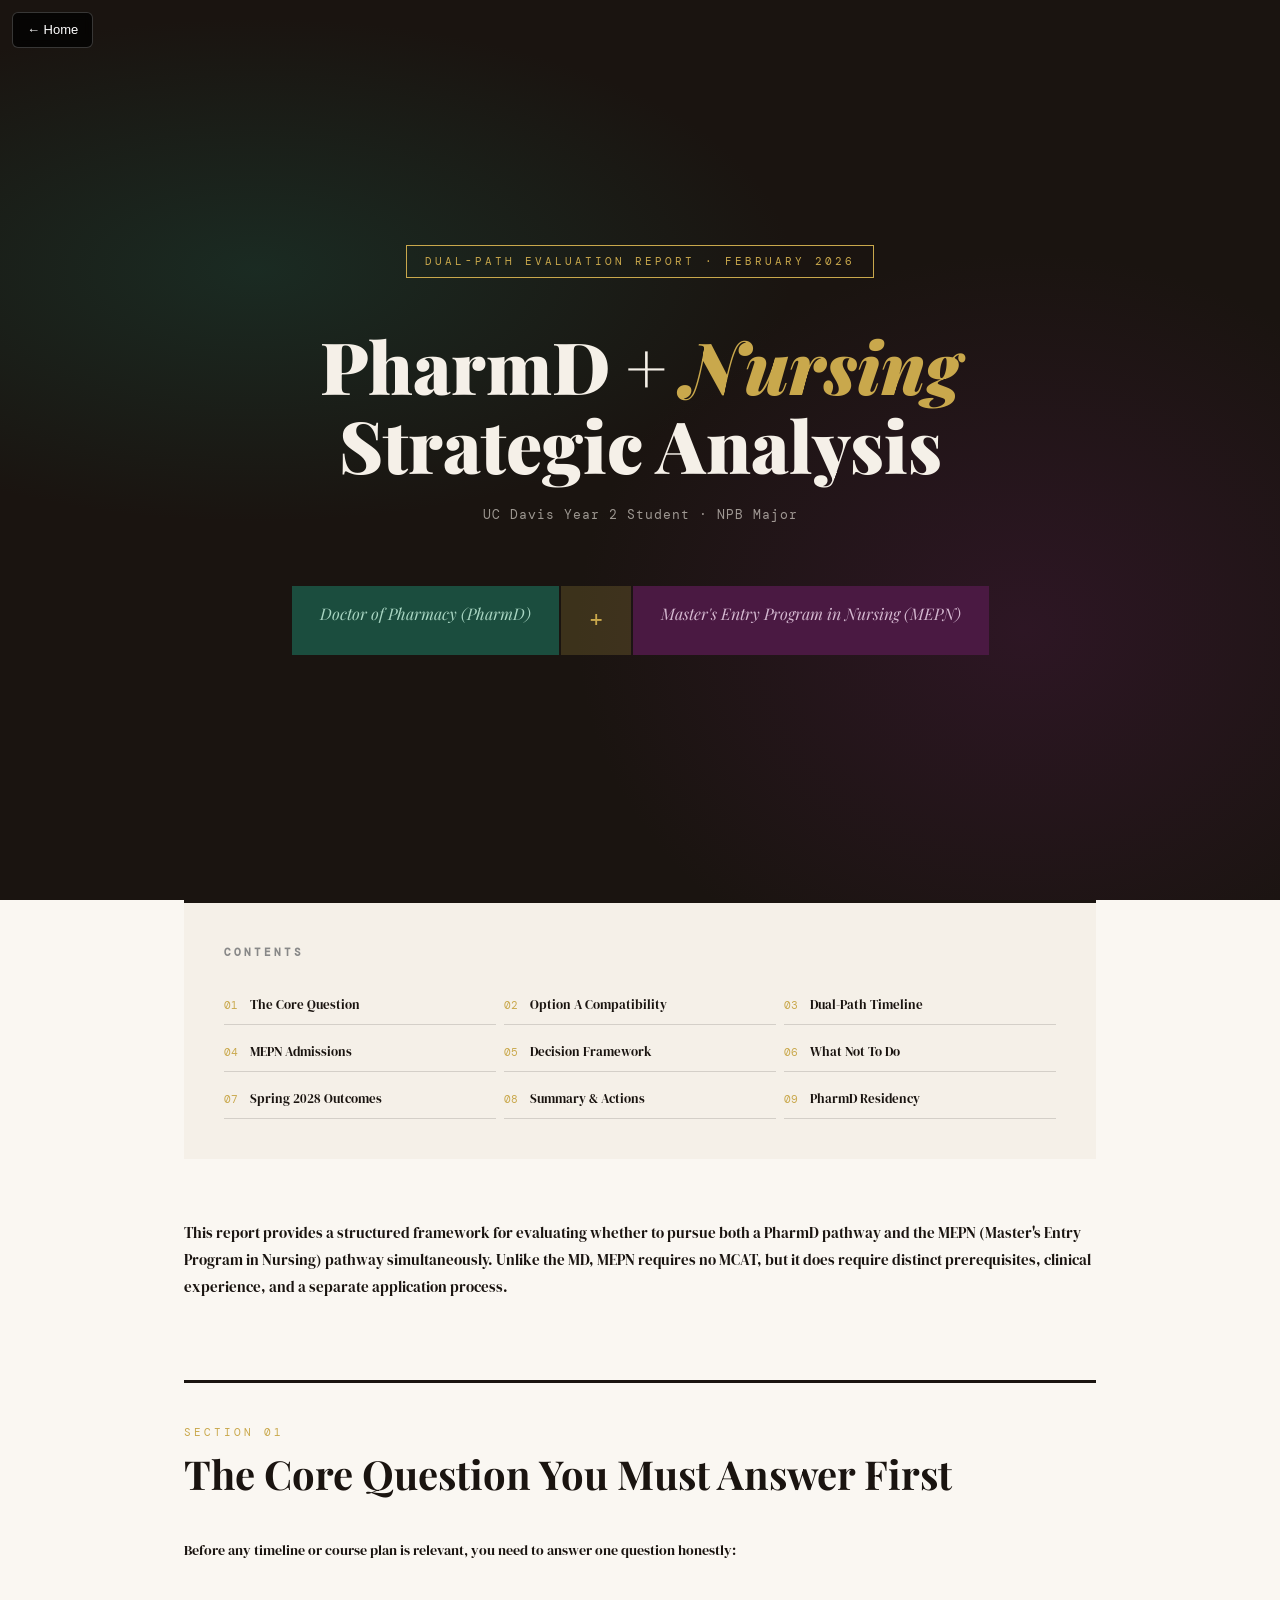
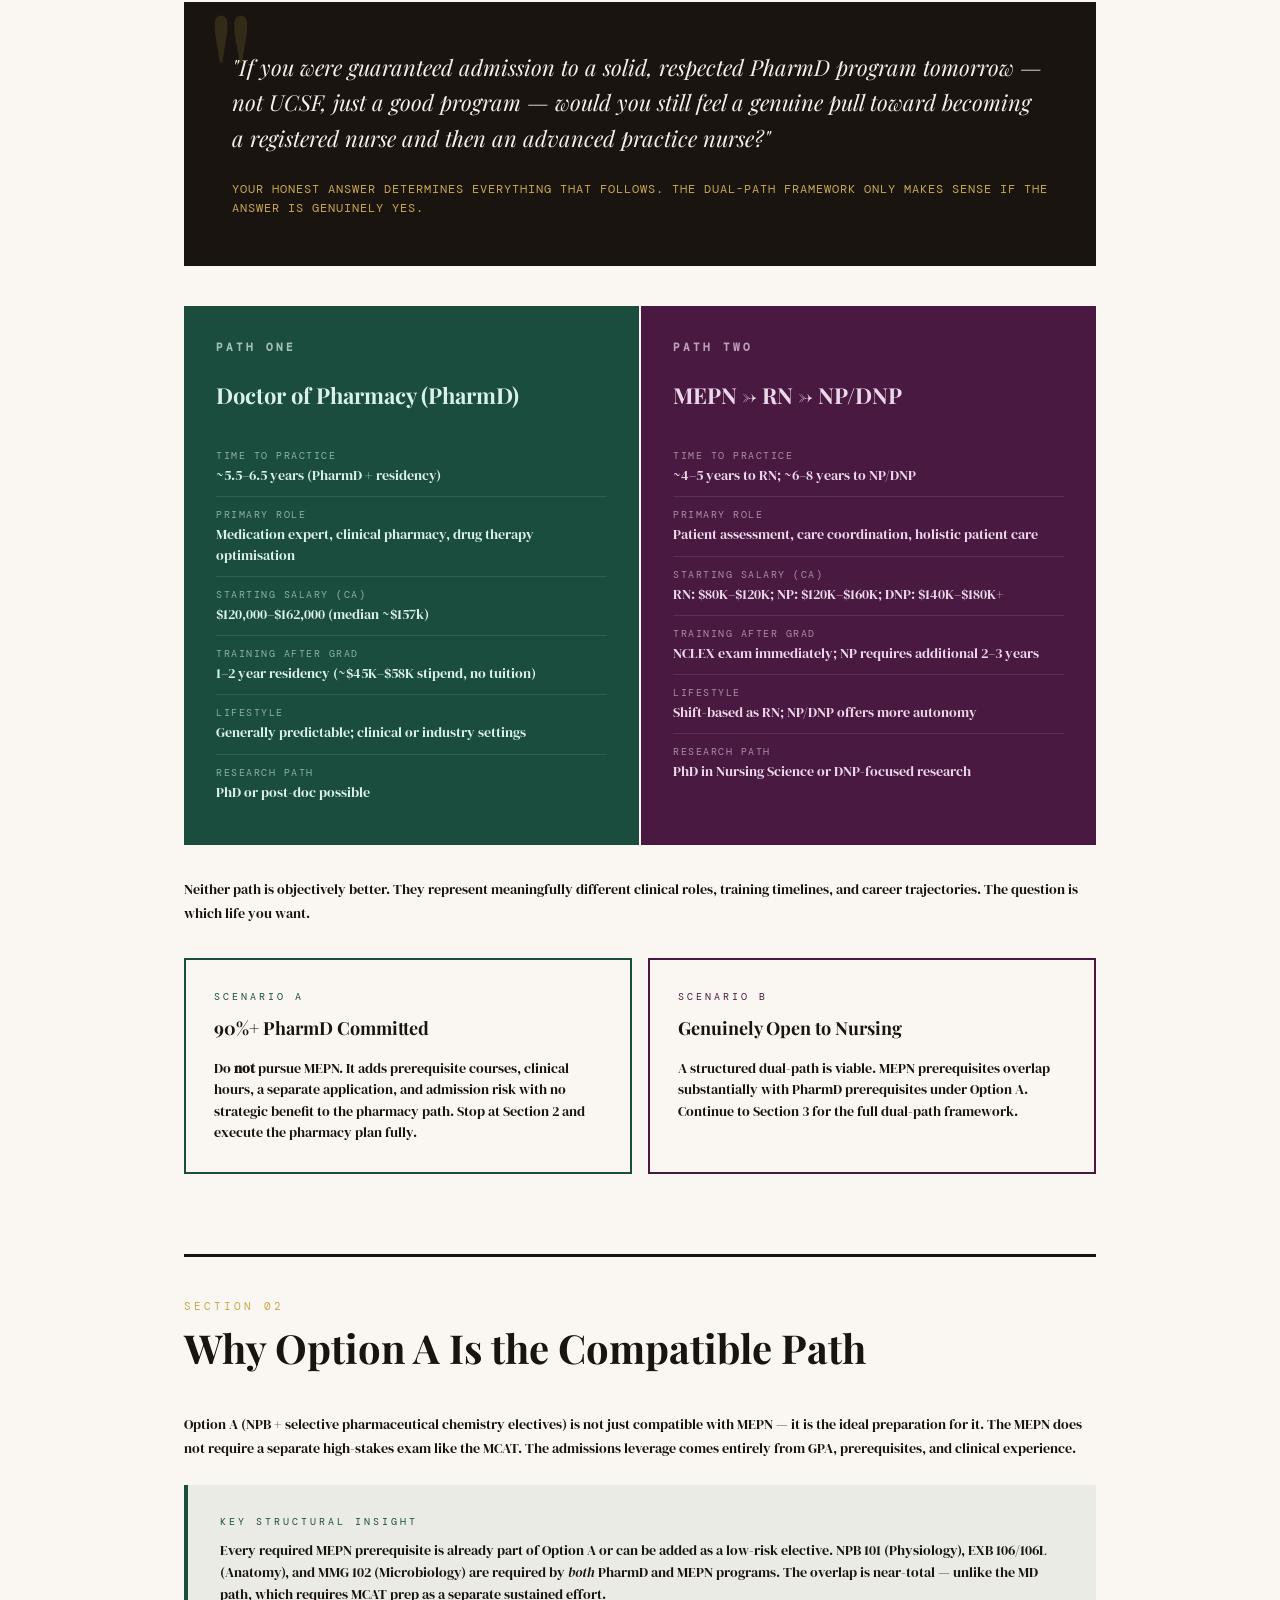
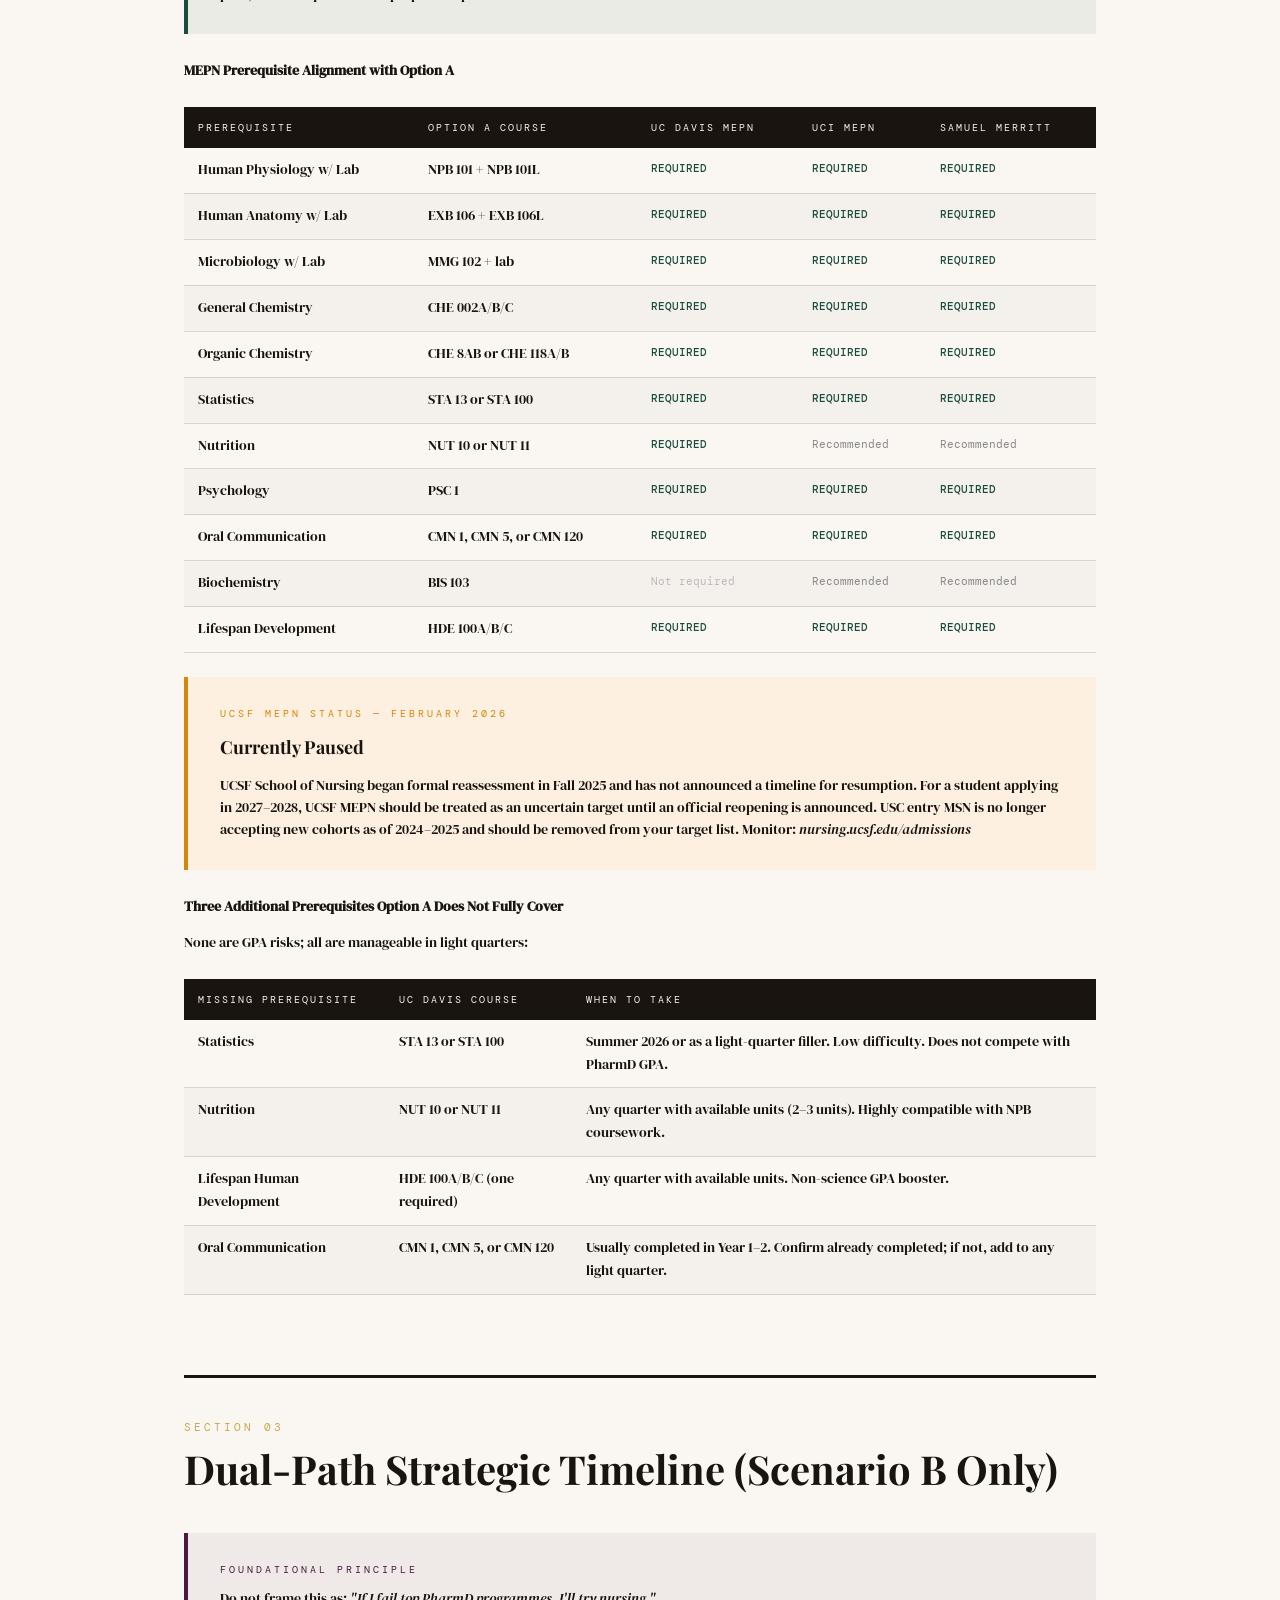
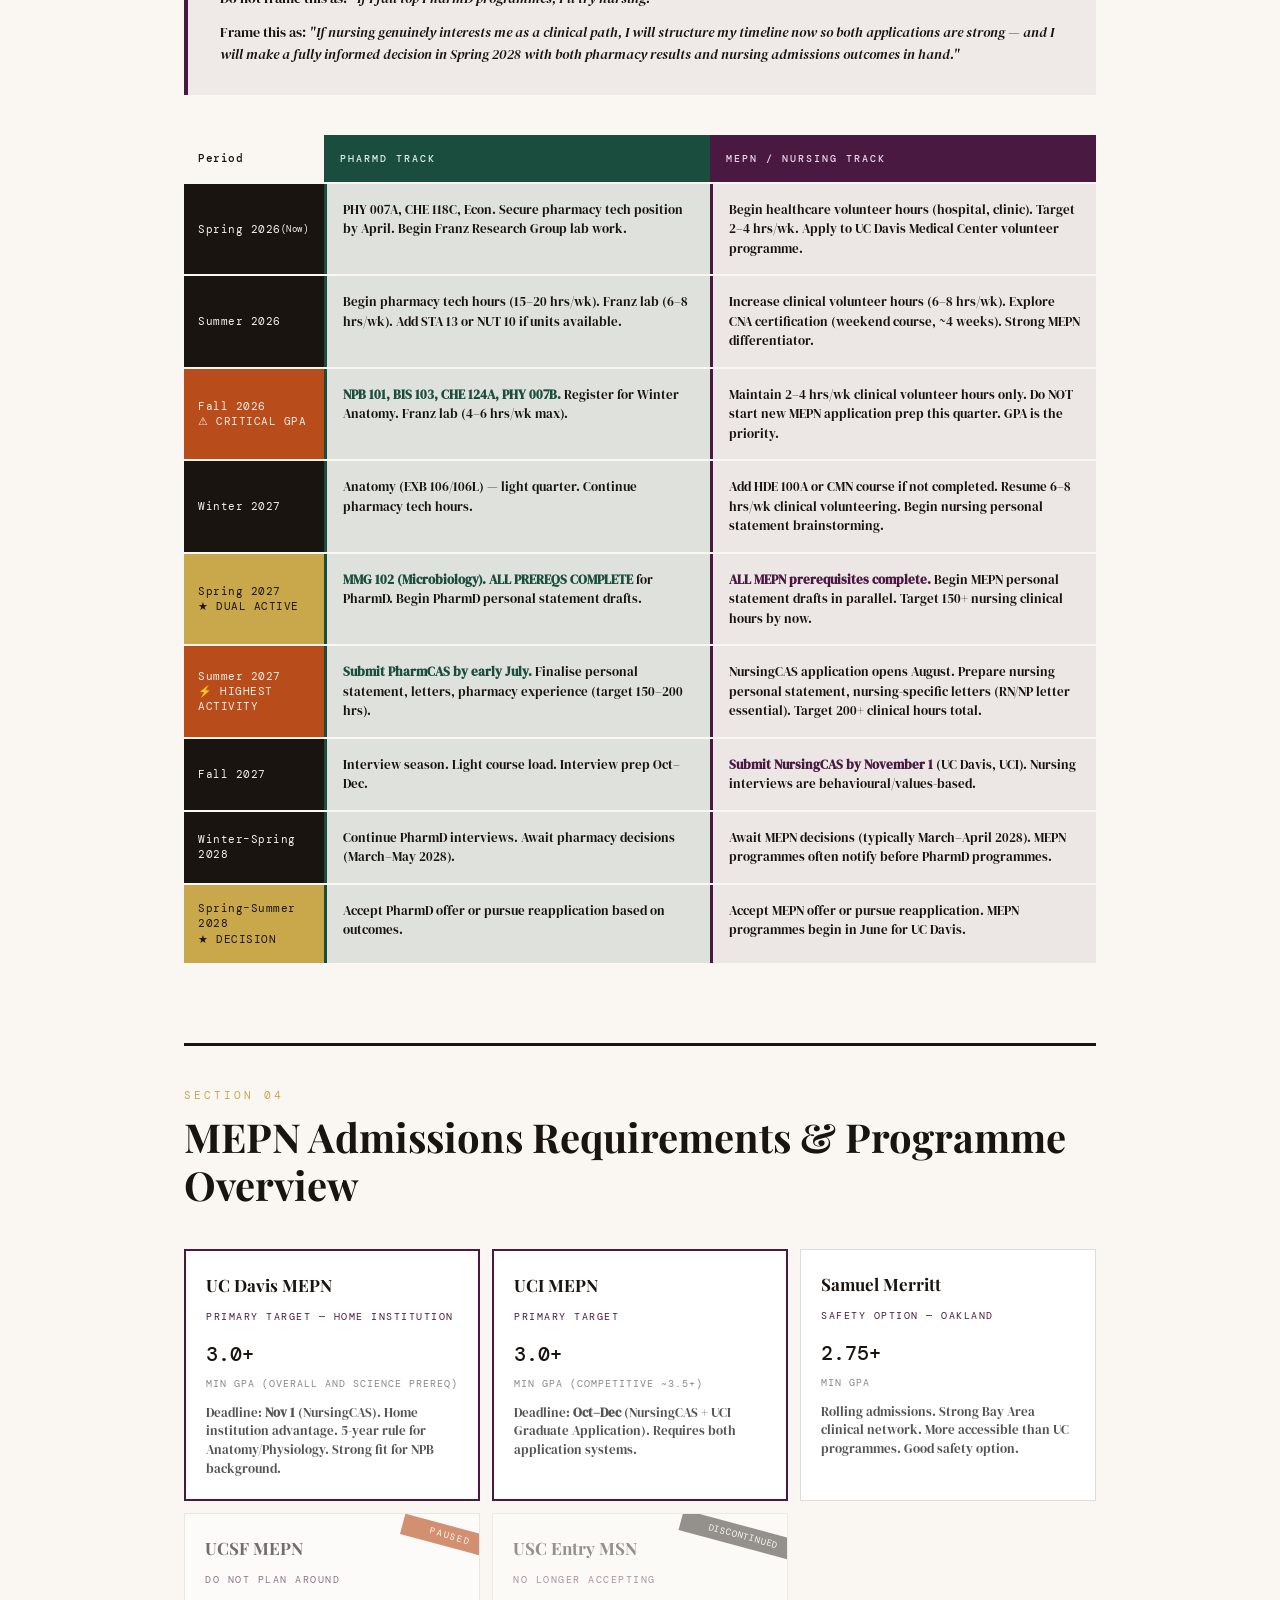
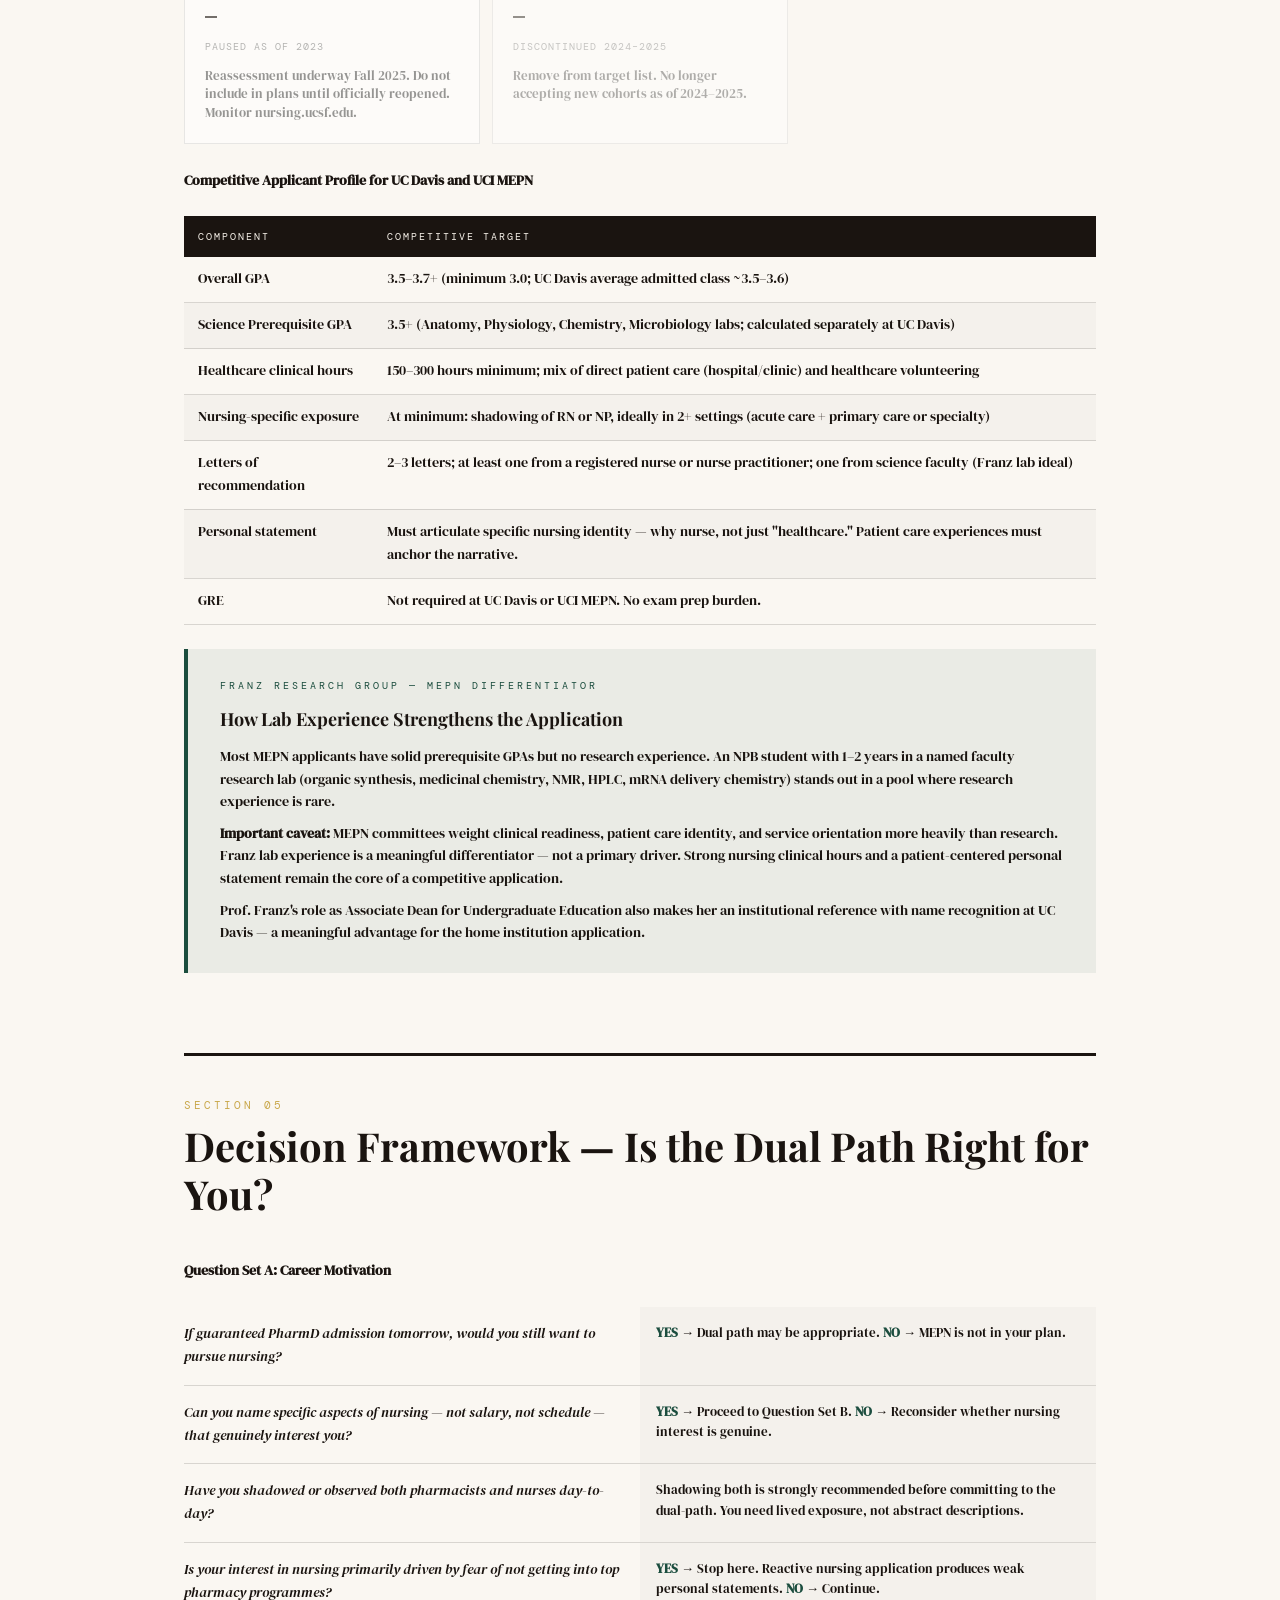
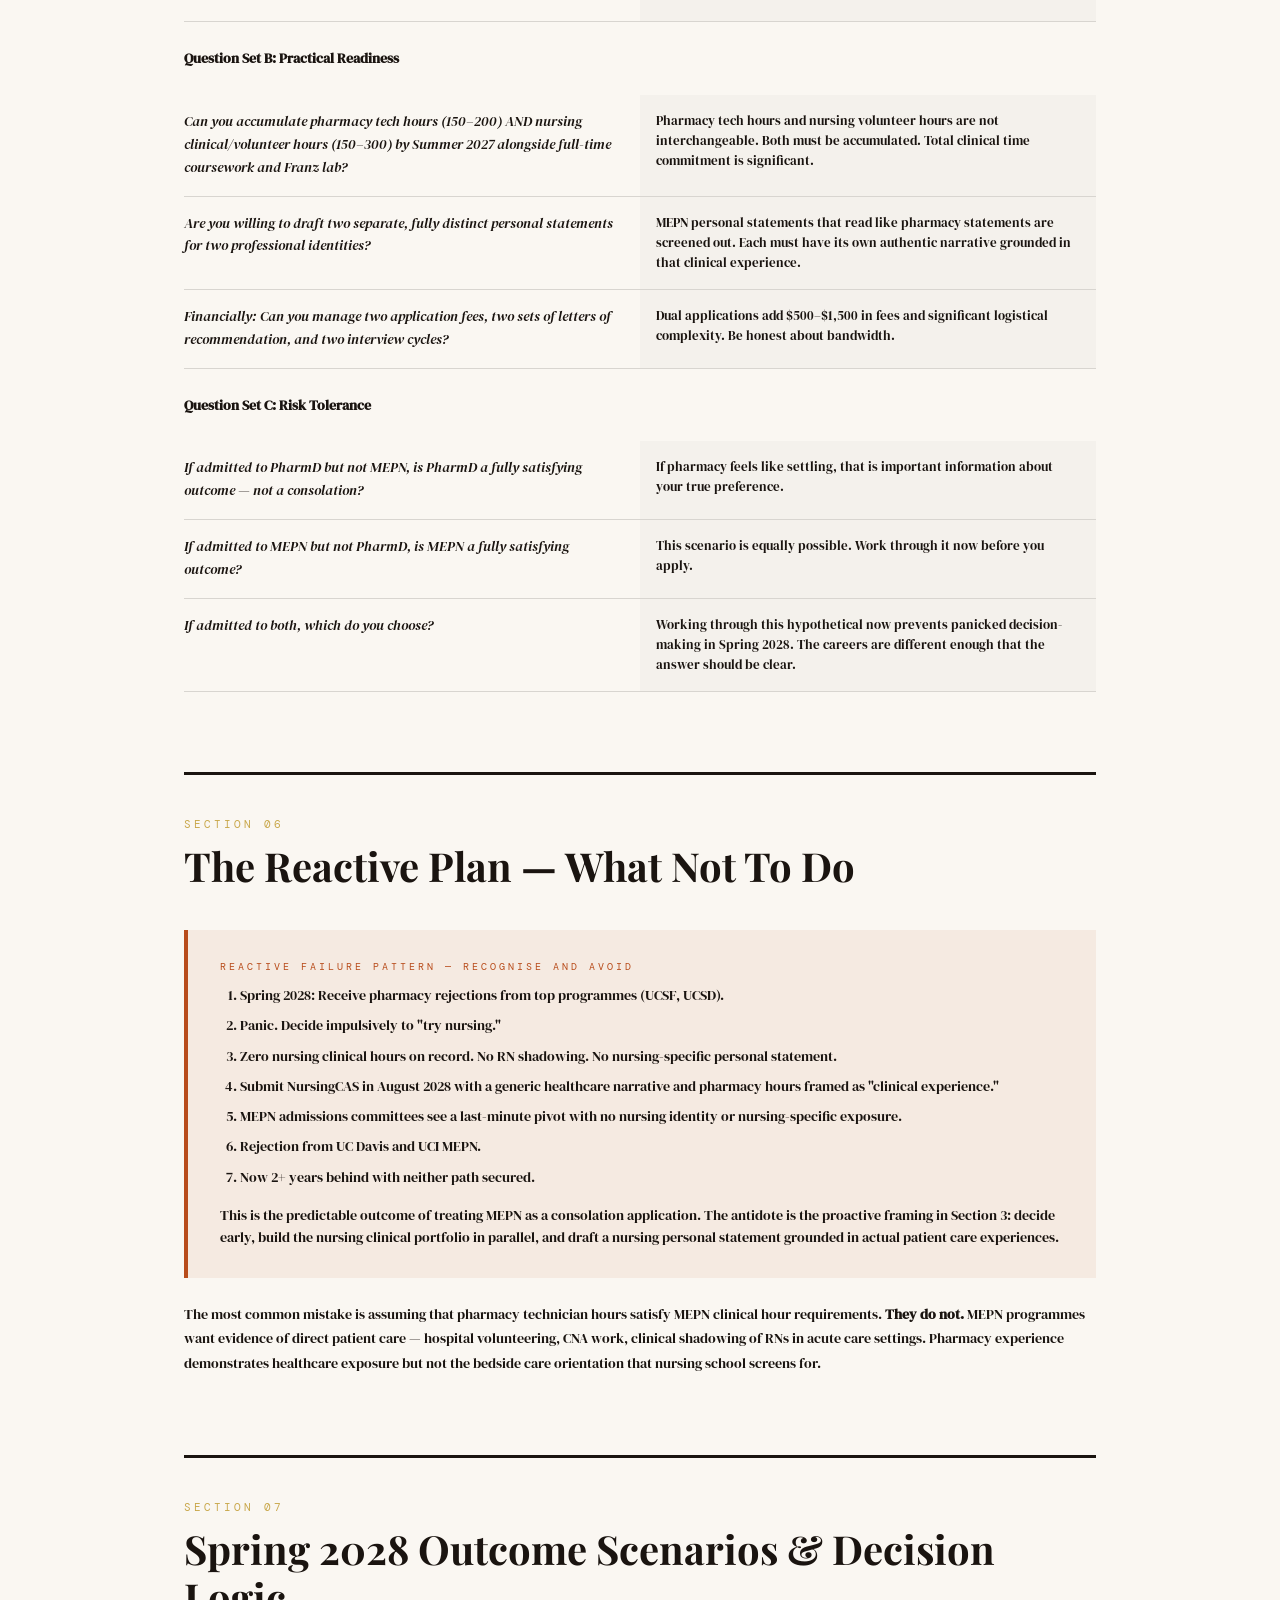
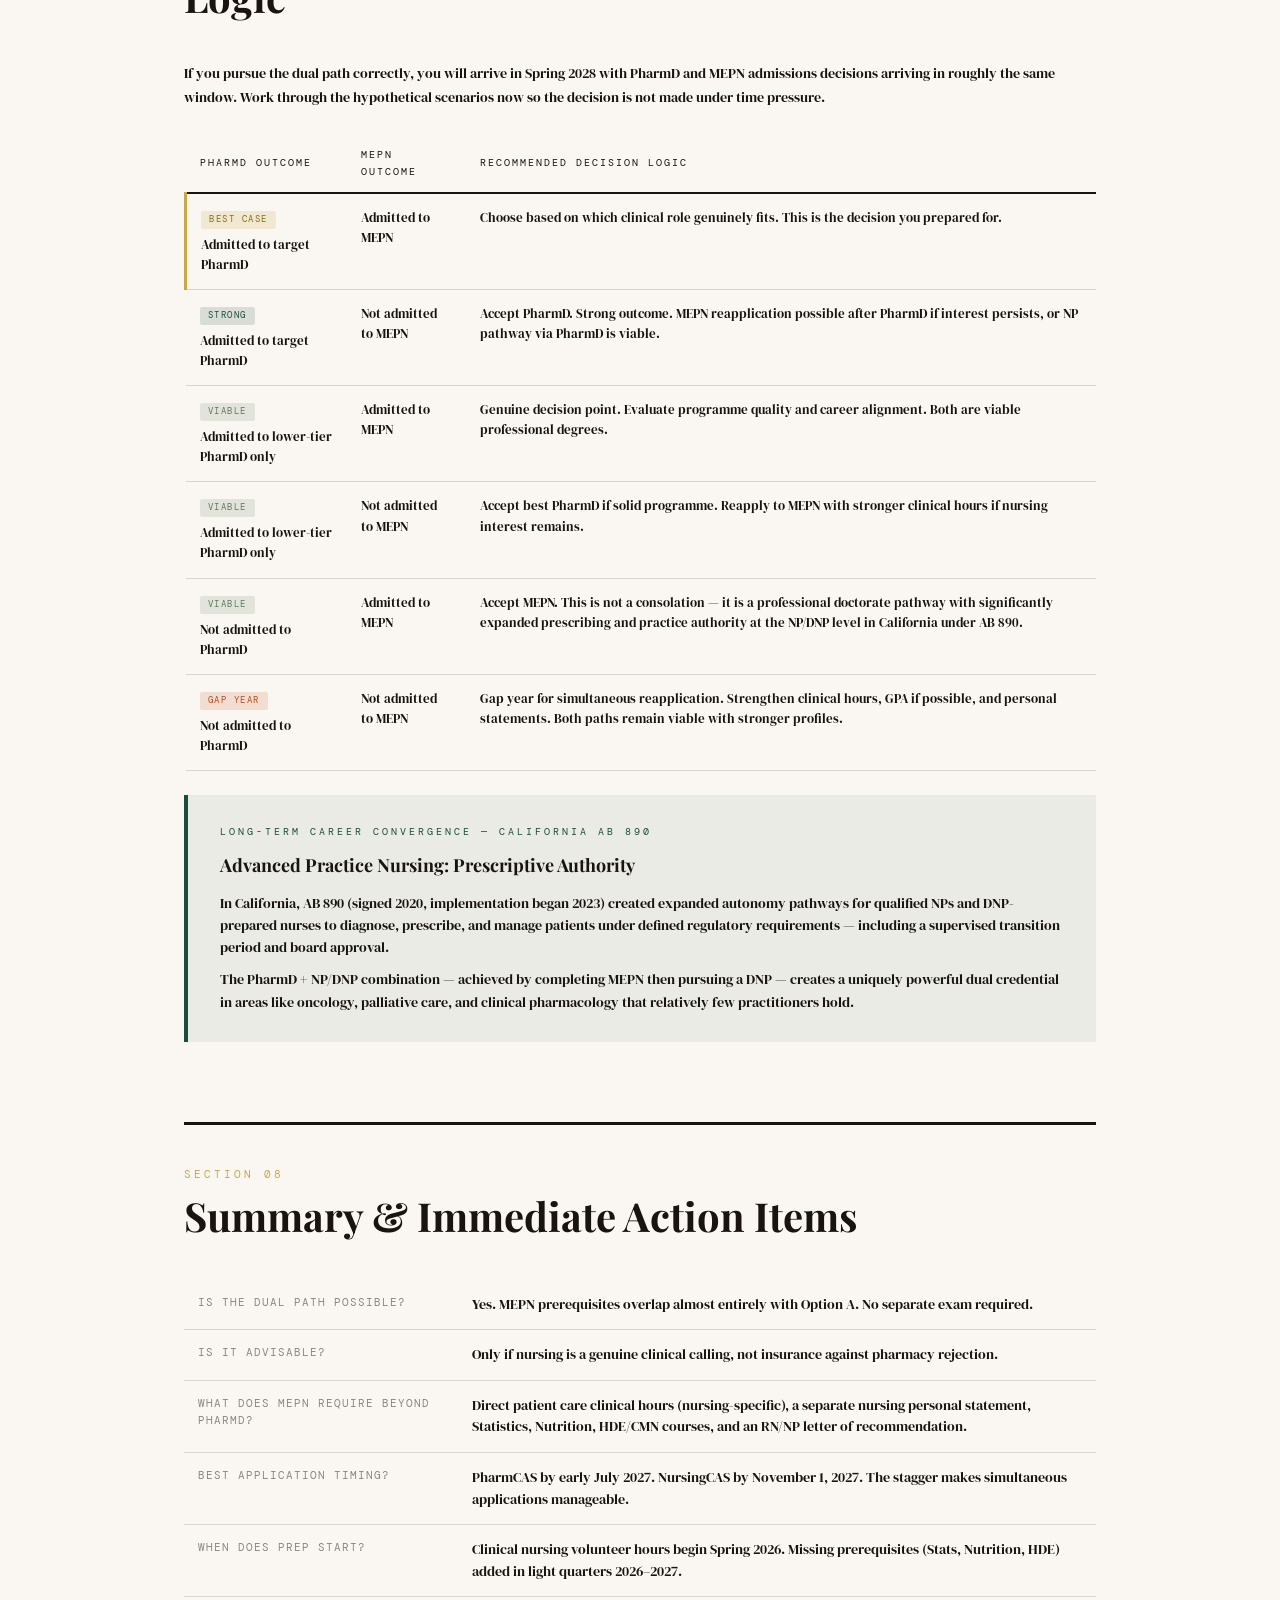
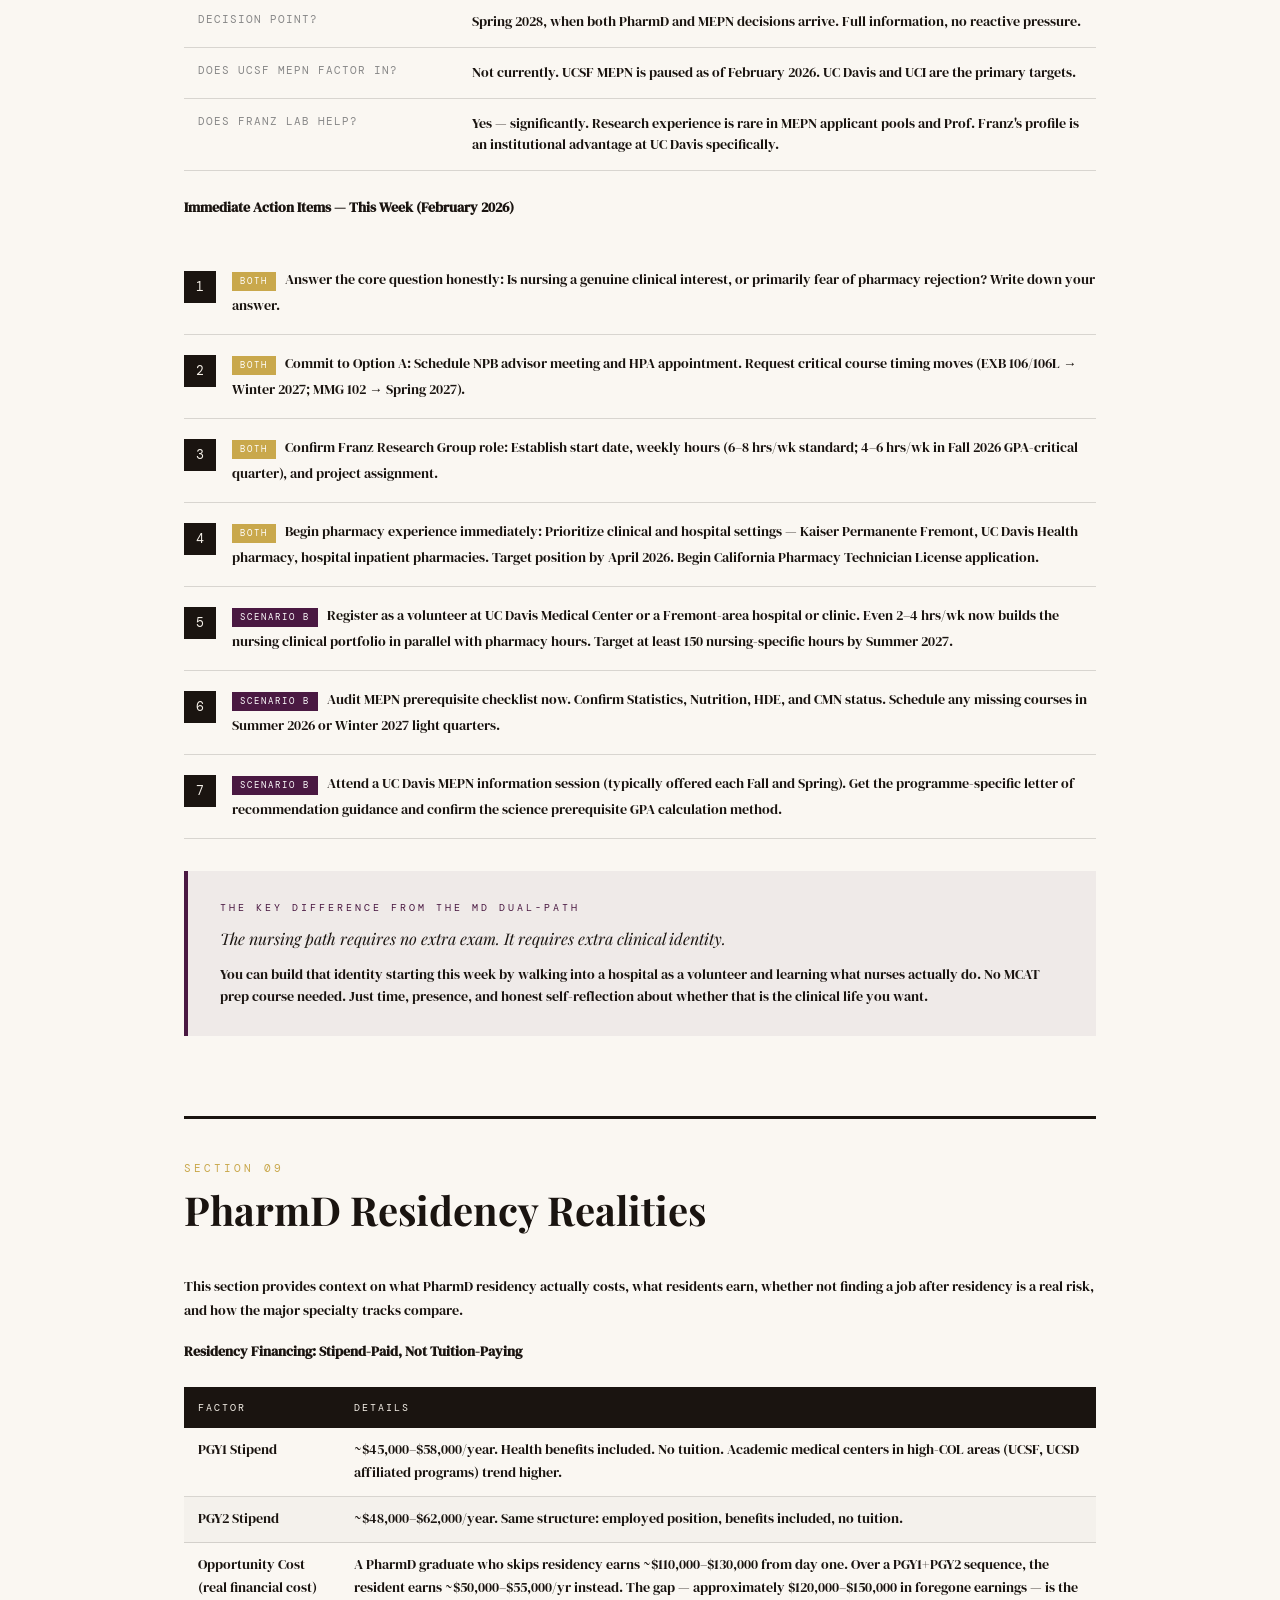
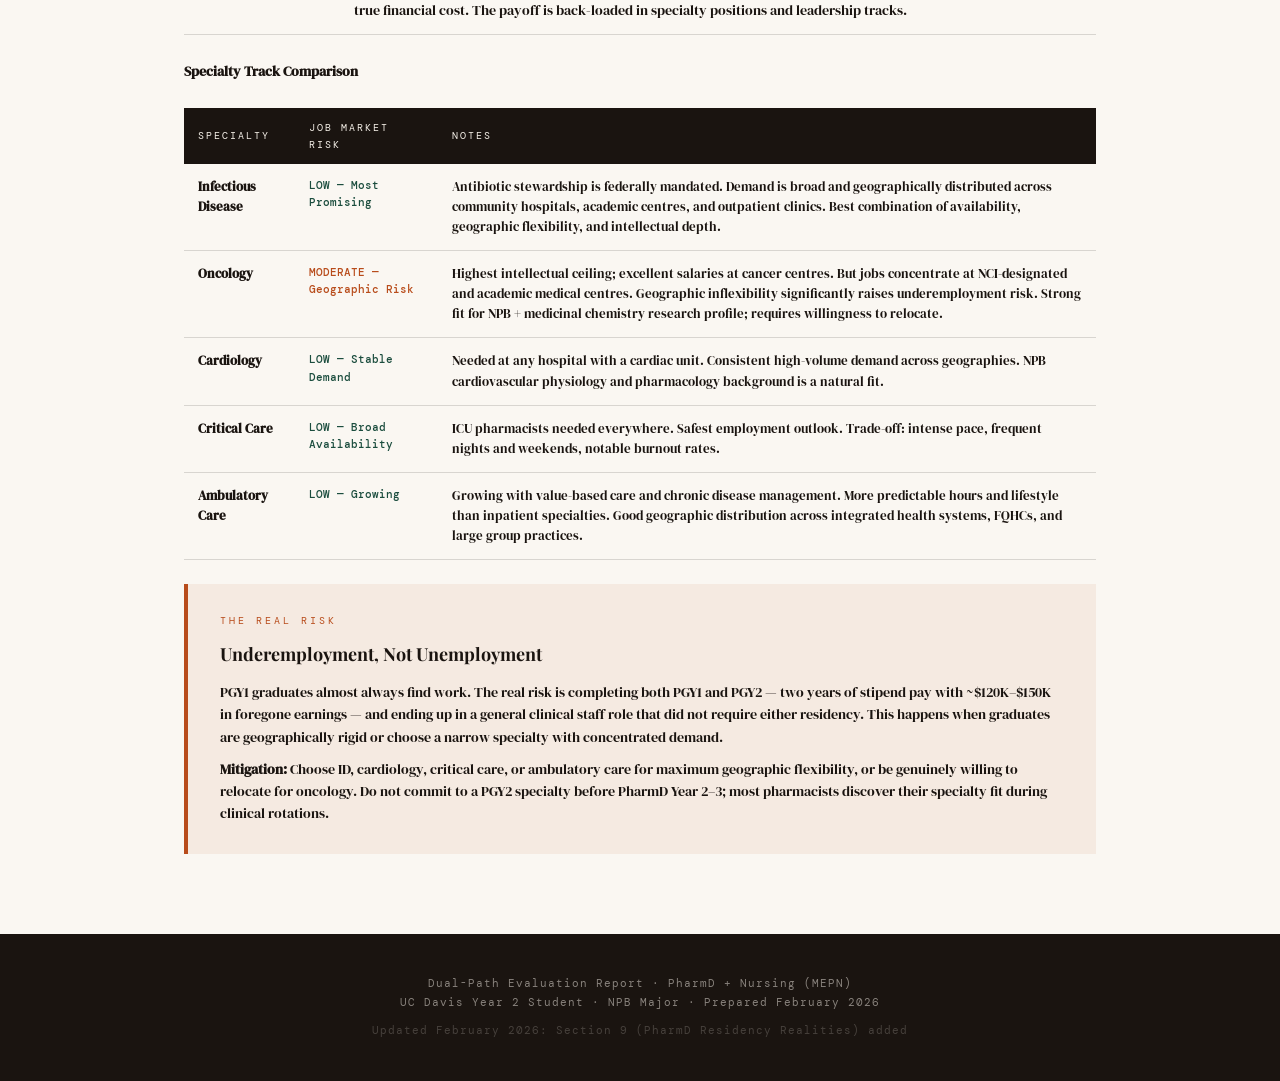
<file: 10B_PharmD_MEPN_Pathways.html>
<!DOCTYPE html>
<html lang="en">
<head>
<meta charset="UTF-8">
<meta name="viewport" content="width=device-width, initial-scale=1.0">
<title>PharmD + MEPN Dual-Path Evaluation</title>
<link rel="stylesheet" href="shared.css">
<style>
  :root {
    --ink: #1a1410;
    --parchment: #f5f0e8;
    --cream: #faf7f2;
    --pharmacy: #1b4d3e;
    --nursing: #4a1942;
    --gold: #c9a84c;
    --rust: #b84c1b;
    --sage: #5a7a5a;
    --divider: rgba(26,20,16,0.15);
    --warning-bg: #fdf0e0;
    --warning-border: #d4860a;
  }

  * { box-sizing: border-box; margin: 0; padding: 0; }

  body {
    background: var(--cream);
    color: var(--ink);
    font-family: 'DM Serif Display', Georgia, serif;
    line-height: 1.7;
    font-size: 15px;
  }

  /* ── COVER ── */
  .cover {
    min-height: 100vh;
    background: var(--ink);
    display: flex;
    flex-direction: column;
    align-items: center;
    justify-content: center;
    text-align: center;
    padding: 60px 40px;
    position: relative;
    overflow: hidden;
  }
  .cover::before {
    content: '';
    position: absolute;
    inset: 0;
    background: 
      radial-gradient(ellipse 60% 40% at 20% 30%, rgba(27,77,62,0.4) 0%, transparent 70%),
      radial-gradient(ellipse 50% 60% at 80% 70%, rgba(74,25,66,0.4) 0%, transparent 70%);
  }
  .cover-inner { position: relative; z-index: 1; max-width: 800px; }
  .cover-badge {
    display: inline-block;
    border: 1px solid var(--gold);
    color: var(--gold);
    font-family: 'DM Mono', monospace;
    font-size: 11px;
    letter-spacing: 3px;
    text-transform: uppercase;
    padding: 6px 18px;
    margin-bottom: 48px;
  }
  .cover h1 {
    font-family: 'Playfair Display', serif;
    font-size: clamp(38px, 6vw, 72px);
    font-weight: 900;
    color: var(--parchment);
    line-height: 1.1;
    margin-bottom: 20px;
  }
  .cover h1 em { font-style: italic; color: var(--gold); }
  .cover-subtitle {
    font-family: 'DM Mono', monospace;
    color: rgba(245,240,232,0.6);
    font-size: 13px;
    letter-spacing: 1px;
    margin-bottom: 60px;
  }
  .cover-paths {
    display: flex;
    gap: 2px;
    justify-content: center;
    flex-wrap: wrap;
  }
  .cover-path {
    padding: 14px 28px;
    font-family: 'Playfair Display', serif;
    font-size: 16px;
    font-style: italic;
  }
  .cover-path.pharmd { background: var(--pharmacy); color: #a8d5c2; }
  .cover-path.nursing { background: var(--nursing); color: #d4b8d0; }
  .cover-path.plus {
    background: rgba(201,168,76,0.2);
    color: var(--gold);
    font-style: normal;
    font-family: 'DM Mono', monospace;
    font-size: 24px;
    display: flex; align-items: center;
  }

  /* ── LAYOUT ── */
  .page { max-width: 960px; margin: 0 auto; padding: 0 24px; }

  /* ── SECTION HEADERS ── */
  .section-header {
    border-top: 3px solid var(--ink);
    padding-top: 40px;
    margin: 80px 0 40px;
  }
  .section-num {
    font-family: 'DM Mono', monospace;
    font-size: 11px;
    letter-spacing: 3px;
    text-transform: uppercase;
    color: var(--gold);
    display: block;
    margin-bottom: 8px;
  }
  .section-header h2 {
    font-family: 'Playfair Display', serif;
    font-size: clamp(24px, 4vw, 40px);
    font-weight: 700;
    line-height: 1.2;
  }

  /* ── CORE QUESTION ── */
  .core-question {
    background: var(--ink);
    color: var(--parchment);
    padding: 48px;
    margin: 40px 0;
    position: relative;
  }
  .core-question::before {
    content: '"';
    font-family: 'Playfair Display', serif;
    font-size: 180px;
    color: rgba(201,168,76,0.15);
    position: absolute;
    top: -20px; left: 20px;
    line-height: 1;
    pointer-events: none;
  }
  .core-question p {
    font-family: 'Playfair Display', serif;
    font-size: clamp(16px, 2.5vw, 22px);
    font-style: italic;
    line-height: 1.6;
    position: relative;
  }
  .core-question .answer-note {
    font-family: 'DM Mono', monospace;
    font-size: 12px;
    letter-spacing: 1px;
    color: var(--gold);
    margin-top: 24px;
    text-transform: uppercase;
    font-style: normal;
  }

  /* ── TWO-COLUMN COMPARE ── */
  .compare-grid {
    display: grid;
    grid-template-columns: 1fr 1fr;
    gap: 2px;
    margin: 32px 0;
  }
  .compare-col {
    padding: 32px;
  }
  .compare-col.pharmd { background: var(--pharmacy); color: #daf0ea; }
  .compare-col.nursing { background: var(--nursing); color: #ead8e8; }
  .compare-col h3 {
    font-family: 'DM Mono', monospace;
    font-size: 11px;
    letter-spacing: 3px;
    text-transform: uppercase;
    margin-bottom: 20px;
    opacity: 0.7;
  }
  .compare-col .col-title {
    font-family: 'Playfair Display', serif;
    font-size: 22px;
    font-weight: 700;
    margin-bottom: 24px;
  }
  .compare-col ul {
    list-style: none;
  }
  .compare-col ul li {
    padding: 10px 0;
    border-bottom: 1px solid rgba(255,255,255,0.1);
    font-size: 13.5px;
    line-height: 1.5;
  }
  .compare-col ul li:last-child { border-bottom: none; }
  .compare-col .metric-label {
    font-family: 'DM Mono', monospace;
    font-size: 10px;
    letter-spacing: 1.5px;
    text-transform: uppercase;
    opacity: 0.6;
    display: block;
    margin-bottom: 3px;
  }

  /* ── SCENARIO CARDS ── */
  .scenario-pair {
    display: grid;
    grid-template-columns: 1fr 1fr;
    gap: 16px;
    margin: 32px 0;
  }
  .scenario-card {
    border: 2px solid;
    padding: 28px;
  }
  .scenario-card.a { border-color: var(--pharmacy); }
  .scenario-card.b { border-color: var(--nursing); }
  .scenario-label {
    font-family: 'DM Mono', monospace;
    font-size: 10px;
    letter-spacing: 3px;
    text-transform: uppercase;
    margin-bottom: 8px;
  }
  .scenario-card.a .scenario-label { color: var(--pharmacy); }
  .scenario-card.b .scenario-label { color: var(--nursing); }
  .scenario-card h3 {
    font-family: 'Playfair Display', serif;
    font-size: 18px;
    margin-bottom: 14px;
  }
  .scenario-card p { font-size: 13.5px; line-height: 1.6; }

  /* ── TIMELINE ── */
  .timeline { margin: 40px 0; }
  .timeline-item {
    display: grid;
    grid-template-columns: 140px 1fr 1fr;
    gap: 0;
    margin-bottom: 2px;
  }
  .tl-period {
    background: var(--ink);
    color: var(--parchment);
    padding: 16px 14px;
    font-family: 'DM Mono', monospace;
    font-size: 11px;
    letter-spacing: 0.5px;
    display: flex;
    align-items: center;
    line-height: 1.4;
  }
  .tl-pharmd {
    background: rgba(27,77,62,0.12);
    border-left: 3px solid var(--pharmacy);
    padding: 16px 16px;
    font-size: 13px;
    line-height: 1.5;
  }
  .tl-nursing {
    background: rgba(74,25,66,0.08);
    border-left: 3px solid var(--nursing);
    padding: 16px 16px;
    font-size: 13px;
    line-height: 1.5;
  }
  .tl-pharmd strong { color: var(--pharmacy); }
  .tl-nursing strong { color: var(--nursing); }
  .tl-header .tl-period {
    background: transparent;
    color: var(--ink);
    font-weight: 500;
  }
  .tl-header .tl-pharmd {
    background: var(--pharmacy);
    color: #daf0ea;
    font-family: 'DM Mono', monospace;
    font-size: 10px;
    letter-spacing: 2px;
    text-transform: uppercase;
    font-weight: 500;
    border: none;
  }
  .tl-header .tl-nursing {
    background: var(--nursing);
    color: #ead8e8;
    font-family: 'DM Mono', monospace;
    font-size: 10px;
    letter-spacing: 2px;
    text-transform: uppercase;
    font-weight: 500;
    border: none;
  }
  .tl-critical .tl-period { background: var(--rust); }
  .tl-milestone .tl-period { background: var(--gold); color: var(--ink); }

  /* ── PREREQ TABLE ── */
  .prereq-table { width: 100%; border-collapse: collapse; margin: 24px 0; font-size: 13.5px; }
  .prereq-table th {
    background: var(--ink);
    color: var(--parchment);
    padding: 12px 14px;
    text-align: left;
    font-family: 'DM Mono', monospace;
    font-size: 10px;
    letter-spacing: 2px;
    text-transform: uppercase;
    font-weight: 400;
  }
  .prereq-table td {
    padding: 11px 14px;
    border-bottom: 1px solid var(--divider);
    vertical-align: top;
  }
  .prereq-table tr:nth-child(even) td { background: rgba(0,0,0,0.025); }
  .prereq-table .req { color: var(--pharmacy); font-family: 'DM Mono', monospace; font-size: 11px; font-weight: 500; }
  .prereq-table .rec { color: #888; font-family: 'DM Mono', monospace; font-size: 11px; }
  .prereq-table .na { color: #bbb; font-family: 'DM Mono', monospace; font-size: 11px; }

  /* ── CALLOUT BOXES ── */
  .callout {
    padding: 28px 32px;
    margin: 24px 0;
    border-left: 4px solid;
  }
  .callout.warning {
    background: var(--warning-bg);
    border-color: var(--warning-border);
  }
  .callout.insight {
    background: rgba(27,77,62,0.07);
    border-color: var(--pharmacy);
  }
  .callout.principle {
    background: rgba(74,25,66,0.06);
    border-color: var(--nursing);
  }
  .callout.danger {
    background: rgba(184,76,27,0.08);
    border-color: var(--rust);
  }
  .callout-label {
    font-family: 'DM Mono', monospace;
    font-size: 10px;
    letter-spacing: 3px;
    text-transform: uppercase;
    margin-bottom: 10px;
    display: block;
  }
  .callout.warning .callout-label { color: var(--warning-border); }
  .callout.insight .callout-label { color: var(--pharmacy); }
  .callout.principle .callout-label { color: var(--nursing); }
  .callout.danger .callout-label { color: var(--rust); }
  .callout h3 {
    font-family: 'Playfair Display', serif;
    font-size: 18px;
    margin-bottom: 12px;
  }
  .callout p, .callout li { font-size: 13.5px; line-height: 1.65; }
  .callout ol { padding-left: 20px; }
  .callout ol li { margin-bottom: 8px; }

  /* ── PROGRAMME CARDS ── */
  .prog-grid {
    display: grid;
    grid-template-columns: repeat(auto-fill, minmax(260px, 1fr));
    gap: 12px;
    margin: 24px 0;
  }
  .prog-card {
    border: 1px solid var(--divider);
    padding: 20px;
    background: white;
  }
  .prog-card.primary { border-color: var(--nursing); border-width: 2px; }
  .prog-card.paused { opacity: 0.6; position: relative; overflow: hidden; }
  .prog-card.paused::after {
    content: 'PAUSED';
    position: absolute;
    top: 12px; right: -20px;
    background: var(--rust);
    color: white;
    font-family: 'DM Mono', monospace;
    font-size: 9px;
    letter-spacing: 2px;
    padding: 3px 28px;
    transform: rotate(15deg);
  }
  .prog-card.discontinued { opacity: 0.45; position: relative; overflow: hidden; }
  .prog-card.discontinued::after {
    content: 'DISCONTINUED';
    position: absolute;
    top: 12px; right: -20px;
    background: var(--ink);
    color: white;
    font-family: 'DM Mono', monospace;
    font-size: 9px;
    letter-spacing: 1px;
    padding: 3px 28px;
    transform: rotate(15deg);
  }
  .prog-name {
    font-family: 'Playfair Display', serif;
    font-size: 17px;
    font-weight: 700;
    margin-bottom: 8px;
  }
  .prog-tag {
    font-family: 'DM Mono', monospace;
    font-size: 10px;
    letter-spacing: 1.5px;
    text-transform: uppercase;
    color: var(--nursing);
    margin-bottom: 12px;
  }
  .prog-detail {
    font-size: 12.5px;
    color: #555;
    line-height: 1.5;
  }
  .prog-gpa {
    font-family: 'DM Mono', monospace;
    font-size: 20px;
    font-weight: 500;
    color: var(--ink);
    margin: 10px 0 4px;
  }
  .prog-gpa-label {
    font-family: 'DM Mono', monospace;
    font-size: 10px;
    letter-spacing: 1px;
    color: #888;
    text-transform: uppercase;
  }

  /* ── OUTCOME MATRIX ── */
  .outcome-matrix { width: 100%; border-collapse: collapse; margin: 24px 0; font-size: 13px; }
  .outcome-matrix th {
    padding: 12px 14px;
    text-align: left;
    font-family: 'DM Mono', monospace;
    font-size: 10px;
    letter-spacing: 2px;
    text-transform: uppercase;
    font-weight: 400;
    border-bottom: 2px solid var(--ink);
  }
  .outcome-matrix td { padding: 14px; border-bottom: 1px solid var(--divider); vertical-align: top; line-height: 1.55; }
  .outcome-matrix .admitted-both td:first-child { border-left: 3px solid var(--gold); }
  .outcome-matrix .outcome-tag {
    display: inline-block;
    font-family: 'DM Mono', monospace;
    font-size: 9px;
    letter-spacing: 1.5px;
    text-transform: uppercase;
    padding: 2px 8px;
    border-radius: 2px;
    margin-bottom: 6px;
  }
  .tag-best { background: rgba(201,168,76,0.2); color: #8a6c10; }
  .tag-strong { background: rgba(27,77,62,0.15); color: var(--pharmacy); }
  .tag-viable { background: rgba(90,122,90,0.15); color: var(--sage); }
  .tag-gap { background: rgba(184,76,27,0.15); color: var(--rust); }

  /* ── SALARY BARS ── */
  .salary-section { margin: 32px 0; }
  .salary-row { margin-bottom: 16px; }
  .salary-label {
    font-family: 'DM Mono', monospace;
    font-size: 11px;
    letter-spacing: 1px;
    text-transform: uppercase;
    margin-bottom: 5px;
  }
  .salary-bar-wrap { display: flex; align-items: center; gap: 12px; }
  .salary-bar {
    height: 28px;
    display: flex;
    align-items: center;
    padding: 0 10px;
    font-family: 'DM Mono', monospace;
    font-size: 11px;
    color: white;
    white-space: nowrap;
    min-width: 80px;
  }
  .bar-pharmd { background: var(--pharmacy); }
  .bar-nursing { background: var(--nursing); }
  .bar-rn { background: rgba(74,25,66,0.4); }
  .bar-np { background: rgba(74,25,66,0.7); }

  /* ── QUESTION SETS ── */
  .q-set { margin: 24px 0; }
  .q-item {
    display: grid;
    grid-template-columns: 1fr 1fr;
    gap: 0;
    border-bottom: 1px solid var(--divider);
  }
  .q-q { padding: 16px 16px 16px 0; font-style: italic; font-size: 13.5px; }
  .q-a { padding: 16px; background: rgba(0,0,0,0.025); font-size: 13px; line-height: 1.55; }
  .q-a strong { color: var(--pharmacy); }

  /* ── ACTION ITEMS ── */
  .actions { margin: 32px 0; }
  .action-item {
    display: grid;
    grid-template-columns: 32px 1fr;
    gap: 16px;
    padding: 18px 0;
    border-bottom: 1px solid var(--divider);
    align-items: start;
  }
  .action-num {
    width: 32px; height: 32px;
    background: var(--ink);
    color: var(--parchment);
    font-family: 'DM Mono', monospace;
    font-size: 13px;
    display: flex; align-items: center; justify-content: center;
    flex-shrink: 0;
    margin-top: 2px;
  }
  .action-text { font-size: 13.5px; line-height: 1.6; }
  .action-badge {
    display: inline-block;
    font-family: 'DM Mono', monospace;
    font-size: 9px;
    letter-spacing: 2px;
    text-transform: uppercase;
    padding: 2px 8px;
    margin-right: 6px;
    margin-bottom: 4px;
  }
  .badge-both { background: var(--gold); color: white; }
  .badge-b { background: var(--nursing); color: white; }

  /* ── RESIDENCY TABLE ── */
  .residency-table { width: 100%; border-collapse: collapse; margin: 24px 0; font-size: 13px; }
  .residency-table th {
    background: var(--ink);
    color: var(--parchment);
    padding: 11px 14px;
    text-align: left;
    font-family: 'DM Mono', monospace;
    font-size: 10px;
    letter-spacing: 2px;
    text-transform: uppercase;
    font-weight: 400;
  }
  .residency-table td { padding: 13px 14px; border-bottom: 1px solid var(--divider); vertical-align: top; line-height: 1.55; }
  .risk-low { color: var(--pharmacy); font-family: 'DM Mono', monospace; font-size: 11px; font-weight: 500; }
  .risk-mod { color: var(--rust); font-family: 'DM Mono', monospace; font-size: 11px; font-weight: 500; }

  /* ── SUMMARY TABLE ── */
  .summary-table { width: 100%; border-collapse: collapse; margin: 24px 0; }
  .summary-table td { padding: 14px; border-bottom: 1px solid var(--divider); font-size: 13.5px; line-height: 1.6; vertical-align: top; }
  .summary-table tr td:first-child {
    font-family: 'DM Mono', monospace;
    font-size: 11px;
    letter-spacing: 1px;
    text-transform: uppercase;
    color: #888;
    width: 30%;
    padding-right: 20px;
  }

  /* ── FOOTER ── */
  .doc-footer {
    background: var(--ink);
    color: rgba(245,240,232,0.5);
    padding: 40px;
    text-align: center;
    margin-top: 80px;
    font-family: 'DM Mono', monospace;
    font-size: 11px;
    letter-spacing: 1px;
    line-height: 1.8;
  }

  /* ── NAV ── */
  .toc {
    background: var(--parchment);
    padding: 40px;
    margin: 0 0 60px;
    border-top: 3px solid var(--ink);
  }
  .toc h2 {
    font-family: 'DM Mono', monospace;
    font-size: 11px;
    letter-spacing: 3px;
    text-transform: uppercase;
    margin-bottom: 24px;
    color: #888;
  }
  .toc-grid {
    display: grid;
    grid-template-columns: repeat(auto-fill, minmax(220px, 1fr));
    gap: 8px;
  }
  .toc-item {
    display: flex;
    gap: 12px;
    align-items: baseline;
    text-decoration: none;
    color: var(--ink);
    padding: 8px 0;
    border-bottom: 1px solid var(--divider);
  }
  .toc-item:hover { color: var(--pharmacy); }
  .toc-num {
    font-family: 'DM Mono', monospace;
    font-size: 11px;
    color: var(--gold);
    flex-shrink: 0;
  }
  .toc-text { font-size: 13px; }

  /* ── RESPONSIVE ── */
  @media (max-width: 700px) {
    .compare-grid, .scenario-pair { grid-template-columns: 1fr; }
    .timeline-item { grid-template-columns: 1fr; }
    .tl-period { font-size: 10px; padding: 10px 12px; }
    .q-item { grid-template-columns: 1fr; }
    .q-a { background: rgba(0,0,0,0.04); }
    .core-question { padding: 32px 24px; }
    .core-question::before { font-size: 100px; }
  }

  /* ANIMATIONS */
  @keyframes fadeUp {
    from { opacity: 0; transform: translateY(20px); }
    to { opacity: 1; transform: translateY(0); }
  }
  .cover-inner > * {
    animation: fadeUp 0.8s ease forwards;
    opacity: 0;
  }
  .cover-inner > *:nth-child(1) { animation-delay: 0.1s; }
  .cover-inner > *:nth-child(2) { animation-delay: 0.3s; }
  .cover-inner > *:nth-child(3) { animation-delay: 0.5s; }
  .cover-inner > *:nth-child(4) { animation-delay: 0.7s; }

  .divider { height: 1px; background: var(--divider); margin: 48px 0; }
  prose { display: block; margin-bottom: 16px; font-size: 14px; line-height: 1.75; }
  p.body { margin-bottom: 16px; font-size: 14px; line-height: 1.75; }
</style>
</head>
<body>
<a href="index.html" style="position:fixed;top:12px;left:12px;z-index:9999;background:rgba(0,0,0,0.75);color:#fff;padding:6px 14px;border-radius:6px;font-size:13px;text-decoration:none;font-family:sans-serif;border:1px solid rgba(255,255,255,0.2);backdrop-filter:blur(4px);">← Home</a>

<!-- COVER -->
<div class="cover">
  <div class="cover-inner">
    <div class="cover-badge">Dual-Path Evaluation Report · February 2026</div>
    <h1>PharmD + <em>Nursing</em><br>Strategic Analysis</h1>
    <p class="cover-subtitle">UC Davis Year 2 Student · NPB Major</p>
    <div class="cover-paths">
      <div class="cover-path pharmd">Doctor of Pharmacy (PharmD)</div>
      <div class="cover-path plus">+</div>
      <div class="cover-path nursing">Master's Entry Program in Nursing (MEPN)</div>
    </div>
  </div>
</div>

<!-- BODY -->
<div class="page">

  <!-- TOC -->
  <div class="toc">
    <h2>Contents</h2>
    <div class="toc-grid">
      <a href="#s1" class="toc-item"><span class="toc-num">01</span><span class="toc-text">The Core Question</span></a>
      <a href="#s2" class="toc-item"><span class="toc-num">02</span><span class="toc-text">Option A Compatibility</span></a>
      <a href="#s3" class="toc-item"><span class="toc-num">03</span><span class="toc-text">Dual-Path Timeline</span></a>
      <a href="#s4" class="toc-item"><span class="toc-num">04</span><span class="toc-text">MEPN Admissions</span></a>
      <a href="#s5" class="toc-item"><span class="toc-num">05</span><span class="toc-text">Decision Framework</span></a>
      <a href="#s6" class="toc-item"><span class="toc-num">06</span><span class="toc-text">What Not To Do</span></a>
      <a href="#s7" class="toc-item"><span class="toc-num">07</span><span class="toc-text">Spring 2028 Outcomes</span></a>
      <a href="#s8" class="toc-item"><span class="toc-num">08</span><span class="toc-text">Summary & Actions</span></a>
      <a href="#s9" class="toc-item"><span class="toc-num">09</span><span class="toc-text">PharmD Residency</span></a>
    </div>
  </div>

  <!-- PURPOSE -->
  <p class="body" style="font-size:15px; line-height:1.8; margin-bottom: 20px;">This report provides a structured framework for evaluating whether to pursue both a PharmD pathway and the MEPN (Master's Entry Program in Nursing) pathway simultaneously. Unlike the MD, MEPN requires no MCAT, but it does require distinct prerequisites, clinical experience, and a separate application process.</p>

  <!-- S1: CORE QUESTION -->
  <div id="s1" class="section-header">
    <span class="section-num">Section 01</span>
    <h2>The Core Question You Must Answer First</h2>
  </div>

  <p class="body">Before any timeline or course plan is relevant, you need to answer one question honestly:</p>

  <div class="core-question">
    <p>"If you were guaranteed admission to a solid, respected PharmD program tomorrow — not UCSF, just a good program — would you still feel a genuine pull toward becoming a registered nurse and then an advanced practice nurse?"</p>
    <p class="answer-note">Your honest answer determines everything that follows. The dual-path framework only makes sense if the answer is genuinely yes.</p>
  </div>

  <!-- PATH COMPARISON -->
  <div class="compare-grid">
    <div class="compare-col pharmd">
      <h3>Path One</h3>
      <div class="col-title">Doctor of Pharmacy (PharmD)</div>
      <ul>
        <li><span class="metric-label">Time to practice</span>~5.5–6.5 years (PharmD + residency)</li>
        <li><span class="metric-label">Primary role</span>Medication expert, clinical pharmacy, drug therapy optimisation</li>
        <li><span class="metric-label">Starting salary (CA)</span>$120,000–$162,000 (median ~$157k)</li>
        <li><span class="metric-label">Training after grad</span>1–2 year residency (~$45K–$58K stipend, no tuition)</li>
        <li><span class="metric-label">Lifestyle</span>Generally predictable; clinical or industry settings</li>
        <li><span class="metric-label">Research path</span>PhD or post-doc possible</li>
      </ul>
    </div>
    <div class="compare-col nursing">
      <h3>Path Two</h3>
      <div class="col-title">MEPN → RN → NP/DNP</div>
      <ul>
        <li><span class="metric-label">Time to practice</span>~4–5 years to RN; ~6–8 years to NP/DNP</li>
        <li><span class="metric-label">Primary role</span>Patient assessment, care coordination, holistic patient care</li>
        <li><span class="metric-label">Starting salary (CA)</span>RN: $80K–$120K; NP: $120K–$160K; DNP: $140K–$180K+</li>
        <li><span class="metric-label">Training after grad</span>NCLEX exam immediately; NP requires additional 2–3 years</li>
        <li><span class="metric-label">Lifestyle</span>Shift-based as RN; NP/DNP offers more autonomy</li>
        <li><span class="metric-label">Research path</span>PhD in Nursing Science or DNP-focused research</li>
      </ul>
    </div>
  </div>

  <p class="body">Neither path is objectively better. They represent meaningfully different clinical roles, training timelines, and career trajectories. The question is which life you want.</p>

  <!-- SCENARIOS -->
  <div class="scenario-pair">
    <div class="scenario-card a">
      <div class="scenario-label">Scenario A</div>
      <h3>90%+ PharmD Committed</h3>
      <p>Do <strong>not</strong> pursue MEPN. It adds prerequisite courses, clinical hours, a separate application, and admission risk with no strategic benefit to the pharmacy path. Stop at Section 2 and execute the pharmacy plan fully.</p>
    </div>
    <div class="scenario-card b">
      <div class="scenario-label">Scenario B</div>
      <h3>Genuinely Open to Nursing</h3>
      <p>A structured dual-path is viable. MEPN prerequisites overlap substantially with PharmD prerequisites under Option A. Continue to Section 3 for the full dual-path framework.</p>
    </div>
  </div>

  <!-- S2: OPTION A COMPATIBILITY -->
  <div id="s2" class="section-header">
    <span class="section-num">Section 02</span>
    <h2>Why Option A Is the Compatible Path</h2>
  </div>

  <p class="body">Option A (NPB + selective pharmaceutical chemistry electives) is not just compatible with MEPN — it is the ideal preparation for it. The MEPN does not require a separate high-stakes exam like the MCAT. The admissions leverage comes entirely from GPA, prerequisites, and clinical experience.</p>

  <div class="callout insight">
    <span class="callout-label">Key Structural Insight</span>
    <p>Every required MEPN prerequisite is already part of Option A or can be added as a low-risk elective. NPB 101 (Physiology), EXB 106/106L (Anatomy), and MMG 102 (Microbiology) are required by <em>both</em> PharmD and MEPN programs. The overlap is near-total — unlike the MD path, which requires MCAT prep as a separate sustained effort.</p>
  </div>

  <p class="body" style="margin-bottom: 12px;"><strong>MEPN Prerequisite Alignment with Option A</strong></p>

  <table class="prereq-table">
    <thead>
      <tr>
        <th>Prerequisite</th>
        <th>Option A Course</th>
        <th>UC Davis MEPN</th>
        <th>UCI MEPN</th>
        <th>Samuel Merritt</th>
      </tr>
    </thead>
    <tbody>
      <tr><td>Human Physiology w/ Lab</td><td>NPB 101 + NPB 101L</td><td class="req">REQUIRED</td><td class="req">REQUIRED</td><td class="req">REQUIRED</td></tr>
      <tr><td>Human Anatomy w/ Lab</td><td>EXB 106 + EXB 106L</td><td class="req">REQUIRED</td><td class="req">REQUIRED</td><td class="req">REQUIRED</td></tr>
      <tr><td>Microbiology w/ Lab</td><td>MMG 102 + lab</td><td class="req">REQUIRED</td><td class="req">REQUIRED</td><td class="req">REQUIRED</td></tr>
      <tr><td>General Chemistry</td><td>CHE 002A/B/C</td><td class="req">REQUIRED</td><td class="req">REQUIRED</td><td class="req">REQUIRED</td></tr>
      <tr><td>Organic Chemistry</td><td>CHE 8AB or CHE 118A/B</td><td class="req">REQUIRED</td><td class="req">REQUIRED</td><td class="req">REQUIRED</td></tr>
      <tr><td>Statistics</td><td>STA 13 or STA 100</td><td class="req">REQUIRED</td><td class="req">REQUIRED</td><td class="req">REQUIRED</td></tr>
      <tr><td>Nutrition</td><td>NUT 10 or NUT 11</td><td class="req">REQUIRED</td><td class="rec">Recommended</td><td class="rec">Recommended</td></tr>
      <tr><td>Psychology</td><td>PSC 1</td><td class="req">REQUIRED</td><td class="req">REQUIRED</td><td class="req">REQUIRED</td></tr>
      <tr><td>Oral Communication</td><td>CMN 1, CMN 5, or CMN 120</td><td class="req">REQUIRED</td><td class="req">REQUIRED</td><td class="req">REQUIRED</td></tr>
      <tr><td>Biochemistry</td><td>BIS 103</td><td class="na">Not required</td><td class="rec">Recommended</td><td class="rec">Recommended</td></tr>
      <tr><td>Lifespan Development</td><td>HDE 100A/B/C</td><td class="req">REQUIRED</td><td class="req">REQUIRED</td><td class="req">REQUIRED</td></tr>
    </tbody>
  </table>

  <div class="callout warning">
    <span class="callout-label">UCSF MEPN Status — February 2026</span>
    <h3>Currently Paused</h3>
    <p>UCSF School of Nursing began formal reassessment in Fall 2025 and has not announced a timeline for resumption. For a student applying in 2027–2028, UCSF MEPN should be treated as an uncertain target until an official reopening is announced. USC entry MSN is no longer accepting new cohorts as of 2024–2025 and should be removed from your target list. Monitor: <em>nursing.ucsf.edu/admissions</em></p>
  </div>

  <p class="body" style="margin-bottom: 12px;"><strong>Three Additional Prerequisites Option A Does Not Fully Cover</strong></p>
  <p class="body">None are GPA risks; all are manageable in light quarters:</p>

  <table class="prereq-table">
    <thead>
      <tr><th>Missing Prerequisite</th><th>UC Davis Course</th><th>When to Take</th></tr>
    </thead>
    <tbody>
      <tr><td>Statistics</td><td>STA 13 or STA 100</td><td>Summer 2026 or as a light-quarter filler. Low difficulty. Does not compete with PharmD GPA.</td></tr>
      <tr><td>Nutrition</td><td>NUT 10 or NUT 11</td><td>Any quarter with available units (2–3 units). Highly compatible with NPB coursework.</td></tr>
      <tr><td>Lifespan Human Development</td><td>HDE 100A/B/C (one required)</td><td>Any quarter with available units. Non-science GPA booster.</td></tr>
      <tr><td>Oral Communication</td><td>CMN 1, CMN 5, or CMN 120</td><td>Usually completed in Year 1–2. Confirm already completed; if not, add to any light quarter.</td></tr>
    </tbody>
  </table>

  <!-- S3: TIMELINE -->
  <div id="s3" class="section-header">
    <span class="section-num">Section 03</span>
    <h2>Dual-Path Strategic Timeline (Scenario B Only)</h2>
  </div>

  <div class="callout principle">
    <span class="callout-label">Foundational Principle</span>
    <p>Do not frame this as: <em>"If I fail top PharmD programmes, I'll try nursing."</em></p>
    <p style="margin-top: 12px;">Frame this as: <em>"If nursing genuinely interests me as a clinical path, I will structure my timeline now so both applications are strong — and I will make a fully informed decision in Spring 2028 with both pharmacy results and nursing admissions outcomes in hand."</em></p>
  </div>

  <div class="timeline">
    <div class="timeline-item tl-header">
      <div class="tl-period">Period</div>
      <div class="tl-pharmd">PharmD Track</div>
      <div class="tl-nursing">MEPN / Nursing Track</div>
    </div>

    <div class="timeline-item">
      <div class="tl-period">Spring 2026<br><small>(Now)</small></div>
      <div class="tl-pharmd">PHY 007A, CHE 118C, Econ. Secure pharmacy tech position by April. Begin Franz Research Group lab work.</div>
      <div class="tl-nursing">Begin healthcare volunteer hours (hospital, clinic). Target 2–4 hrs/wk. Apply to UC Davis Medical Center volunteer programme.</div>
    </div>

    <div class="timeline-item">
      <div class="tl-period">Summer 2026</div>
      <div class="tl-pharmd">Begin pharmacy tech hours (15–20 hrs/wk). Franz lab (6–8 hrs/wk). Add STA 13 or NUT 10 if units available.</div>
      <div class="tl-nursing">Increase clinical volunteer hours (6–8 hrs/wk). Explore CNA certification (weekend course, ~4 weeks). Strong MEPN differentiator.</div>
    </div>

    <div class="timeline-item tl-critical">
      <div class="tl-period">Fall 2026<br>⚠ CRITICAL GPA</div>
      <div class="tl-pharmd"><strong>NPB 101, BIS 103, CHE 124A, PHY 007B.</strong> Register for Winter Anatomy. Franz lab (4–6 hrs/wk max).</div>
      <div class="tl-nursing">Maintain 2–4 hrs/wk clinical volunteer hours only. Do NOT start new MEPN application prep this quarter. GPA is the priority.</div>
    </div>

    <div class="timeline-item">
      <div class="tl-period">Winter 2027</div>
      <div class="tl-pharmd">Anatomy (EXB 106/106L) — light quarter. Continue pharmacy tech hours.</div>
      <div class="tl-nursing">Add HDE 100A or CMN course if not completed. Resume 6–8 hrs/wk clinical volunteering. Begin nursing personal statement brainstorming.</div>
    </div>

    <div class="timeline-item tl-milestone">
      <div class="tl-period">Spring 2027<br>★ DUAL ACTIVE</div>
      <div class="tl-pharmd"><strong>MMG 102 (Microbiology). ALL PREREQS COMPLETE</strong> for PharmD. Begin PharmD personal statement drafts.</div>
      <div class="tl-nursing"><strong>ALL MEPN prerequisites complete.</strong> Begin MEPN personal statement drafts in parallel. Target 150+ nursing clinical hours by now.</div>
    </div>

    <div class="timeline-item tl-critical">
      <div class="tl-period">Summer 2027<br>⚡ HIGHEST ACTIVITY</div>
      <div class="tl-pharmd"><strong>Submit PharmCAS by early July.</strong> Finalise personal statement, letters, pharmacy experience (target 150–200 hrs).</div>
      <div class="tl-nursing">NursingCAS application opens August. Prepare nursing personal statement, nursing-specific letters (RN/NP letter essential). Target 200+ clinical hours total.</div>
    </div>

    <div class="timeline-item">
      <div class="tl-period">Fall 2027</div>
      <div class="tl-pharmd">Interview season. Light course load. Interview prep Oct–Dec.</div>
      <div class="tl-nursing"><strong>Submit NursingCAS by November 1</strong> (UC Davis, UCI). Nursing interviews are behavioural/values-based.</div>
    </div>

    <div class="timeline-item">
      <div class="tl-period">Winter–Spring 2028</div>
      <div class="tl-pharmd">Continue PharmD interviews. Await pharmacy decisions (March–May 2028).</div>
      <div class="tl-nursing">Await MEPN decisions (typically March–April 2028). MEPN programmes often notify before PharmD programmes.</div>
    </div>

    <div class="timeline-item tl-milestone">
      <div class="tl-period">Spring–Summer 2028<br>★ DECISION</div>
      <div class="tl-pharmd">Accept PharmD offer or pursue reapplication based on outcomes.</div>
      <div class="tl-nursing">Accept MEPN offer or pursue reapplication. MEPN programmes begin in June for UC Davis.</div>
    </div>
  </div>

  <!-- S4: MEPN ADMISSIONS -->
  <div id="s4" class="section-header">
    <span class="section-num">Section 04</span>
    <h2>MEPN Admissions Requirements &amp; Programme Overview</h2>
  </div>

  <div class="prog-grid">
    <div class="prog-card primary">
      <div class="prog-name">UC Davis MEPN</div>
      <div class="prog-tag">Primary Target — Home Institution</div>
      <div class="prog-gpa">3.0+</div>
      <div class="prog-gpa-label">Min GPA (overall AND science prereq)</div>
      <p class="prog-detail" style="margin-top: 12px;">Deadline: <strong>Nov 1</strong> (NursingCAS). Home institution advantage. 5-year rule for Anatomy/Physiology. Strong fit for NPB background.</p>
    </div>
    <div class="prog-card primary">
      <div class="prog-name">UCI MEPN</div>
      <div class="prog-tag">Primary Target</div>
      <div class="prog-gpa">3.0+</div>
      <div class="prog-gpa-label">Min GPA (competitive ~3.5+)</div>
      <p class="prog-detail" style="margin-top: 12px;">Deadline: <strong>Oct–Dec</strong> (NursingCAS + UCI Graduate Application). Requires both application systems.</p>
    </div>
    <div class="prog-card">
      <div class="prog-name">Samuel Merritt</div>
      <div class="prog-tag">Safety Option — Oakland</div>
      <div class="prog-gpa">2.75+</div>
      <div class="prog-gpa-label">Min GPA</div>
      <p class="prog-detail" style="margin-top: 12px;">Rolling admissions. Strong Bay Area clinical network. More accessible than UC programmes. Good safety option.</p>
    </div>
    <div class="prog-card paused">
      <div class="prog-name">UCSF MEPN</div>
      <div class="prog-tag">Do Not Plan Around</div>
      <div class="prog-gpa">—</div>
      <div class="prog-gpa-label">Paused as of 2023</div>
      <p class="prog-detail" style="margin-top: 12px;">Reassessment underway Fall 2025. Do not include in plans until officially reopened. Monitor nursing.ucsf.edu.</p>
    </div>
    <div class="prog-card discontinued">
      <div class="prog-name">USC Entry MSN</div>
      <div class="prog-tag">No longer accepting</div>
      <div class="prog-gpa">—</div>
      <div class="prog-gpa-label">Discontinued 2024–2025</div>
      <p class="prog-detail" style="margin-top: 12px;">Remove from target list. No longer accepting new cohorts as of 2024–2025.</p>
    </div>
  </div>

  <p class="body" style="margin-bottom: 12px;"><strong>Competitive Applicant Profile for UC Davis and UCI MEPN</strong></p>
  <table class="prereq-table">
    <thead>
      <tr><th>Component</th><th>Competitive Target</th></tr>
    </thead>
    <tbody>
      <tr><td>Overall GPA</td><td>3.5–3.7+ (minimum 3.0; UC Davis average admitted class ~3.5–3.6)</td></tr>
      <tr><td>Science Prerequisite GPA</td><td>3.5+ (Anatomy, Physiology, Chemistry, Microbiology labs; calculated separately at UC Davis)</td></tr>
      <tr><td>Healthcare clinical hours</td><td>150–300 hours minimum; mix of direct patient care (hospital/clinic) and healthcare volunteering</td></tr>
      <tr><td>Nursing-specific exposure</td><td>At minimum: shadowing of RN or NP, ideally in 2+ settings (acute care + primary care or specialty)</td></tr>
      <tr><td>Letters of recommendation</td><td>2–3 letters; at least one from a registered nurse or nurse practitioner; one from science faculty (Franz lab ideal)</td></tr>
      <tr><td>Personal statement</td><td>Must articulate specific nursing identity — why nurse, not just "healthcare." Patient care experiences must anchor the narrative.</td></tr>
      <tr><td>GRE</td><td>Not required at UC Davis or UCI MEPN. No exam prep burden.</td></tr>
    </tbody>
  </table>

  <div class="callout insight">
    <span class="callout-label">Franz Research Group — MEPN Differentiator</span>
    <h3>How Lab Experience Strengthens the Application</h3>
    <p>Most MEPN applicants have solid prerequisite GPAs but no research experience. An NPB student with 1–2 years in a named faculty research lab (organic synthesis, medicinal chemistry, NMR, HPLC, mRNA delivery chemistry) stands out in a pool where research experience is rare.</p>
    <p style="margin-top: 10px;"><strong>Important caveat:</strong> MEPN committees weight clinical readiness, patient care identity, and service orientation more heavily than research. Franz lab experience is a meaningful differentiator — not a primary driver. Strong nursing clinical hours and a patient-centered personal statement remain the core of a competitive application.</p>
    <p style="margin-top: 10px;">Prof. Franz's role as Associate Dean for Undergraduate Education also makes her an institutional reference with name recognition at UC Davis — a meaningful advantage for the home institution application.</p>
  </div>

  <!-- S5: DECISION FRAMEWORK -->
  <div id="s5" class="section-header">
    <span class="section-num">Section 05</span>
    <h2>Decision Framework — Is the Dual Path Right for You?</h2>
  </div>

  <p class="body" style="margin-bottom: 4px;"><strong>Question Set A: Career Motivation</strong></p>
  <div class="q-set">
    <div class="q-item">
      <div class="q-q">If guaranteed PharmD admission tomorrow, would you still want to pursue nursing?</div>
      <div class="q-a"><strong>YES</strong> → Dual path may be appropriate. <strong>NO</strong> → MEPN is not in your plan.</div>
    </div>
    <div class="q-item">
      <div class="q-q">Can you name specific aspects of nursing — not salary, not schedule — that genuinely interest you?</div>
      <div class="q-a"><strong>YES</strong> → Proceed to Question Set B. <strong>NO</strong> → Reconsider whether nursing interest is genuine.</div>
    </div>
    <div class="q-item">
      <div class="q-q">Have you shadowed or observed both pharmacists and nurses day-to-day?</div>
      <div class="q-a">Shadowing both is strongly recommended before committing to the dual-path. You need lived exposure, not abstract descriptions.</div>
    </div>
    <div class="q-item">
      <div class="q-q">Is your interest in nursing primarily driven by fear of not getting into top pharmacy programmes?</div>
      <div class="q-a"><strong>YES</strong> → Stop here. Reactive nursing application produces weak personal statements. <strong>NO</strong> → Continue.</div>
    </div>
  </div>

  <p class="body" style="margin-bottom: 4px; margin-top: 24px;"><strong>Question Set B: Practical Readiness</strong></p>
  <div class="q-set">
    <div class="q-item">
      <div class="q-q">Can you accumulate pharmacy tech hours (150–200) AND nursing clinical/volunteer hours (150–300) by Summer 2027 alongside full-time coursework and Franz lab?</div>
      <div class="q-a">Pharmacy tech hours and nursing volunteer hours are not interchangeable. Both must be accumulated. Total clinical time commitment is significant.</div>
    </div>
    <div class="q-item">
      <div class="q-q">Are you willing to draft two separate, fully distinct personal statements for two professional identities?</div>
      <div class="q-a">MEPN personal statements that read like pharmacy statements are screened out. Each must have its own authentic narrative grounded in that clinical experience.</div>
    </div>
    <div class="q-item">
      <div class="q-q">Financially: Can you manage two application fees, two sets of letters of recommendation, and two interview cycles?</div>
      <div class="q-a">Dual applications add $500–$1,500 in fees and significant logistical complexity. Be honest about bandwidth.</div>
    </div>
  </div>

  <p class="body" style="margin-bottom: 4px; margin-top: 24px;"><strong>Question Set C: Risk Tolerance</strong></p>
  <div class="q-set">
    <div class="q-item">
      <div class="q-q">If admitted to PharmD but not MEPN, is PharmD a fully satisfying outcome — not a consolation?</div>
      <div class="q-a">If pharmacy feels like settling, that is important information about your true preference.</div>
    </div>
    <div class="q-item">
      <div class="q-q">If admitted to MEPN but not PharmD, is MEPN a fully satisfying outcome?</div>
      <div class="q-a">This scenario is equally possible. Work through it now before you apply.</div>
    </div>
    <div class="q-item">
      <div class="q-q">If admitted to both, which do you choose?</div>
      <div class="q-a">Working through this hypothetical now prevents panicked decision-making in Spring 2028. The careers are different enough that the answer should be clear.</div>
    </div>
  </div>

  <!-- S6: REACTIVE FAILURE -->
  <div id="s6" class="section-header">
    <span class="section-num">Section 06</span>
    <h2>The Reactive Plan — What Not To Do</h2>
  </div>

  <div class="callout danger">
    <span class="callout-label">Reactive Failure Pattern — Recognise and Avoid</span>
    <ol>
      <li>Spring 2028: Receive pharmacy rejections from top programmes (UCSF, UCSD).</li>
      <li>Panic. Decide impulsively to "try nursing."</li>
      <li>Zero nursing clinical hours on record. No RN shadowing. No nursing-specific personal statement.</li>
      <li>Submit NursingCAS in August 2028 with a generic healthcare narrative and pharmacy hours framed as "clinical experience."</li>
      <li>MEPN admissions committees see a last-minute pivot with no nursing identity or nursing-specific exposure.</li>
      <li>Rejection from UC Davis and UCI MEPN.</li>
      <li>Now 2+ years behind with neither path secured.</li>
    </ol>
    <p style="margin-top: 16px;">This is the predictable outcome of treating MEPN as a consolation application. The antidote is the proactive framing in Section 3: decide early, build the nursing clinical portfolio in parallel, and draft a nursing personal statement grounded in actual patient care experiences.</p>
  </div>

  <p class="body">The most common mistake is assuming that pharmacy technician hours satisfy MEPN clinical hour requirements. <strong>They do not.</strong> MEPN programmes want evidence of direct patient care — hospital volunteering, CNA work, clinical shadowing of RNs in acute care settings. Pharmacy experience demonstrates healthcare exposure but not the bedside care orientation that nursing school screens for.</p>

  <!-- S7: OUTCOMES -->
  <div id="s7" class="section-header">
    <span class="section-num">Section 07</span>
    <h2>Spring 2028 Outcome Scenarios &amp; Decision Logic</h2>
  </div>

  <p class="body">If you pursue the dual path correctly, you will arrive in Spring 2028 with PharmD and MEPN admissions decisions arriving in roughly the same window. Work through the hypothetical scenarios now so the decision is not made under time pressure.</p>

  <table class="outcome-matrix">
    <thead>
      <tr>
        <th>PharmD Outcome</th>
        <th>MEPN Outcome</th>
        <th>Recommended Decision Logic</th>
      </tr>
    </thead>
    <tbody>
      <tr class="admitted-both">
        <td><span class="outcome-tag tag-best">Best Case</span><br>Admitted to target PharmD</td>
        <td>Admitted to MEPN</td>
        <td>Choose based on which clinical role genuinely fits. This is the decision you prepared for.</td>
      </tr>
      <tr>
        <td><span class="outcome-tag tag-strong">Strong</span><br>Admitted to target PharmD</td>
        <td>Not admitted to MEPN</td>
        <td>Accept PharmD. Strong outcome. MEPN reapplication possible after PharmD if interest persists, or NP pathway via PharmD is viable.</td>
      </tr>
      <tr>
        <td><span class="outcome-tag tag-viable">Viable</span><br>Admitted to lower-tier PharmD only</td>
        <td>Admitted to MEPN</td>
        <td>Genuine decision point. Evaluate programme quality and career alignment. Both are viable professional degrees.</td>
      </tr>
      <tr>
        <td><span class="outcome-tag tag-viable">Viable</span><br>Admitted to lower-tier PharmD only</td>
        <td>Not admitted to MEPN</td>
        <td>Accept best PharmD if solid programme. Reapply to MEPN with stronger clinical hours if nursing interest remains.</td>
      </tr>
      <tr>
        <td><span class="outcome-tag tag-viable">Viable</span><br>Not admitted to PharmD</td>
        <td>Admitted to MEPN</td>
        <td>Accept MEPN. This is not a consolation — it is a professional doctorate pathway with significantly expanded prescribing and practice authority at the NP/DNP level in California under AB 890.</td>
      </tr>
      <tr>
        <td><span class="outcome-tag tag-gap">Gap Year</span><br>Not admitted to PharmD</td>
        <td>Not admitted to MEPN</td>
        <td>Gap year for simultaneous reapplication. Strengthen clinical hours, GPA if possible, and personal statements. Both paths remain viable with stronger profiles.</td>
      </tr>
    </tbody>
  </table>

  <div class="callout insight">
    <span class="callout-label">Long-Term Career Convergence — California AB 890</span>
    <h3>Advanced Practice Nursing: Prescriptive Authority</h3>
    <p>In California, AB 890 (signed 2020, implementation began 2023) created expanded autonomy pathways for qualified NPs and DNP-prepared nurses to diagnose, prescribe, and manage patients under defined regulatory requirements — including a supervised transition period and board approval.</p>
    <p style="margin-top: 10px;">The PharmD + NP/DNP combination — achieved by completing MEPN then pursuing a DNP — creates a uniquely powerful dual credential in areas like oncology, palliative care, and clinical pharmacology that relatively few practitioners hold.</p>
  </div>

  <!-- S8: SUMMARY -->
  <div id="s8" class="section-header">
    <span class="section-num">Section 08</span>
    <h2>Summary &amp; Immediate Action Items</h2>
  </div>

  <table class="summary-table">
    <tbody>
      <tr><td>Is the dual path possible?</td><td>Yes. MEPN prerequisites overlap almost entirely with Option A. No separate exam required.</td></tr>
      <tr><td>Is it advisable?</td><td>Only if nursing is a genuine clinical calling, not insurance against pharmacy rejection.</td></tr>
      <tr><td>What does MEPN require beyond PharmD?</td><td>Direct patient care clinical hours (nursing-specific), a separate nursing personal statement, Statistics, Nutrition, HDE/CMN courses, and an RN/NP letter of recommendation.</td></tr>
      <tr><td>Best application timing?</td><td>PharmCAS by early July 2027. NursingCAS by November 1, 2027. The stagger makes simultaneous applications manageable.</td></tr>
      <tr><td>When does prep start?</td><td>Clinical nursing volunteer hours begin Spring 2026. Missing prerequisites (Stats, Nutrition, HDE) added in light quarters 2026–2027.</td></tr>
      <tr><td>Decision point?</td><td>Spring 2028, when both PharmD and MEPN decisions arrive. Full information, no reactive pressure.</td></tr>
      <tr><td>Does UCSF MEPN factor in?</td><td>Not currently. UCSF MEPN is paused as of February 2026. UC Davis and UCI are the primary targets.</td></tr>
      <tr><td>Does Franz lab help?</td><td>Yes — significantly. Research experience is rare in MEPN applicant pools and Prof. Franz's profile is an institutional advantage at UC Davis specifically.</td></tr>
    </tbody>
  </table>

  <p class="body" style="margin-bottom: 16px;"><strong>Immediate Action Items — This Week (February 2026)</strong></p>
  <div class="actions">
    <div class="action-item">
      <div class="action-num">1</div>
      <div class="action-text"><span class="action-badge badge-both">Both</span> Answer the core question honestly: Is nursing a genuine clinical interest, or primarily fear of pharmacy rejection? Write down your answer.</div>
    </div>
    <div class="action-item">
      <div class="action-num">2</div>
      <div class="action-text"><span class="action-badge badge-both">Both</span> Commit to Option A: Schedule NPB advisor meeting and HPA appointment. Request critical course timing moves (EXB 106/106L → Winter 2027; MMG 102 → Spring 2027).</div>
    </div>
    <div class="action-item">
      <div class="action-num">3</div>
      <div class="action-text"><span class="action-badge badge-both">Both</span> Confirm Franz Research Group role: Establish start date, weekly hours (6–8 hrs/wk standard; 4–6 hrs/wk in Fall 2026 GPA-critical quarter), and project assignment.</div>
    </div>
    <div class="action-item">
      <div class="action-num">4</div>
      <div class="action-text"><span class="action-badge badge-both">Both</span> Begin pharmacy experience immediately: Prioritize clinical and hospital settings — Kaiser Permanente Fremont, UC Davis Health pharmacy, hospital inpatient pharmacies. Target position by April 2026. Begin California Pharmacy Technician License application.</div>
    </div>
    <div class="action-item">
      <div class="action-num">5</div>
      <div class="action-text"><span class="action-badge badge-b">Scenario B</span> Register as a volunteer at UC Davis Medical Center or a Fremont-area hospital or clinic. Even 2–4 hrs/wk now builds the nursing clinical portfolio in parallel with pharmacy hours. Target at least 150 nursing-specific hours by Summer 2027.</div>
    </div>
    <div class="action-item">
      <div class="action-num">6</div>
      <div class="action-text"><span class="action-badge badge-b">Scenario B</span> Audit MEPN prerequisite checklist now. Confirm Statistics, Nutrition, HDE, and CMN status. Schedule any missing courses in Summer 2026 or Winter 2027 light quarters.</div>
    </div>
    <div class="action-item">
      <div class="action-num">7</div>
      <div class="action-text"><span class="action-badge badge-b">Scenario B</span> Attend a UC Davis MEPN information session (typically offered each Fall and Spring). Get the programme-specific letter of recommendation guidance and confirm the science prerequisite GPA calculation method.</div>
    </div>
  </div>

  <div class="callout principle">
    <span class="callout-label">The Key Difference from the MD Dual-Path</span>
    <p style="font-size: 16px; font-family: 'Playfair Display', serif; font-style: italic; line-height: 1.6;">The nursing path requires no extra exam. It requires extra clinical identity.</p>
    <p style="margin-top: 12px;">You can build that identity starting this week by walking into a hospital as a volunteer and learning what nurses actually do. No MCAT prep course needed. Just time, presence, and honest self-reflection about whether that is the clinical life you want.</p>
  </div>

  <!-- S9: RESIDENCY -->
  <div id="s9" class="section-header">
    <span class="section-num">Section 09</span>
    <h2>PharmD Residency Realities</h2>
  </div>

  <p class="body">This section provides context on what PharmD residency actually costs, what residents earn, whether not finding a job after residency is a real risk, and how the major specialty tracks compare.</p>

  <p class="body" style="margin-bottom: 12px;"><strong>Residency Financing: Stipend-Paid, Not Tuition-Paying</strong></p>

  <table class="prereq-table">
    <thead>
      <tr><th>Factor</th><th>Details</th></tr>
    </thead>
    <tbody>
      <tr><td>PGY1 Stipend</td><td>~$45,000–$58,000/year. Health benefits included. No tuition. Academic medical centers in high-COL areas (UCSF, UCSD affiliated programs) trend higher.</td></tr>
      <tr><td>PGY2 Stipend</td><td>~$48,000–$62,000/year. Same structure: employed position, benefits included, no tuition.</td></tr>
      <tr><td>Opportunity Cost (real financial cost)</td><td>A PharmD graduate who skips residency earns ~$110,000–$130,000 from day one. Over a PGY1+PGY2 sequence, the resident earns ~$50,000–$55,000/yr instead. The gap — approximately $120,000–$150,000 in foregone earnings — is the true financial cost. The payoff is back-loaded in specialty positions and leadership tracks.</td></tr>
    </tbody>
  </table>

  <p class="body" style="margin-bottom: 12px; margin-top: 24px;"><strong>Specialty Track Comparison</strong></p>

  <table class="residency-table">
    <thead>
      <tr><th>Specialty</th><th>Job Market Risk</th><th>Notes</th></tr>
    </thead>
    <tbody>
      <tr>
        <td><strong>Infectious Disease</strong></td>
        <td class="risk-low">LOW — Most Promising</td>
        <td>Antibiotic stewardship is federally mandated. Demand is broad and geographically distributed across community hospitals, academic centres, and outpatient clinics. Best combination of availability, geographic flexibility, and intellectual depth.</td>
      </tr>
      <tr>
        <td><strong>Oncology</strong></td>
        <td class="risk-mod">MODERATE — Geographic Risk</td>
        <td>Highest intellectual ceiling; excellent salaries at cancer centres. But jobs concentrate at NCI-designated and academic medical centres. Geographic inflexibility significantly raises underemployment risk. Strong fit for NPB + medicinal chemistry research profile; requires willingness to relocate.</td>
      </tr>
      <tr>
        <td><strong>Cardiology</strong></td>
        <td class="risk-low">LOW — Stable Demand</td>
        <td>Needed at any hospital with a cardiac unit. Consistent high-volume demand across geographies. NPB cardiovascular physiology and pharmacology background is a natural fit.</td>
      </tr>
      <tr>
        <td><strong>Critical Care</strong></td>
        <td class="risk-low">LOW — Broad Availability</td>
        <td>ICU pharmacists needed everywhere. Safest employment outlook. Trade-off: intense pace, frequent nights and weekends, notable burnout rates.</td>
      </tr>
      <tr>
        <td><strong>Ambulatory Care</strong></td>
        <td class="risk-low">LOW — Growing</td>
        <td>Growing with value-based care and chronic disease management. More predictable hours and lifestyle than inpatient specialties. Good geographic distribution across integrated health systems, FQHCs, and large group practices.</td>
      </tr>
    </tbody>
  </table>

  <div class="callout danger">
    <span class="callout-label">The Real Risk</span>
    <h3>Underemployment, Not Unemployment</h3>
    <p>PGY1 graduates almost always find work. The real risk is completing both PGY1 and PGY2 — two years of stipend pay with ~$120K–$150K in foregone earnings — and ending up in a general clinical staff role that did not require either residency. This happens when graduates are geographically rigid or choose a narrow specialty with concentrated demand.</p>
    <p style="margin-top: 10px;"><strong>Mitigation:</strong> Choose ID, cardiology, critical care, or ambulatory care for maximum geographic flexibility, or be genuinely willing to relocate for oncology. Do not commit to a PGY2 specialty before PharmD Year 2–3; most pharmacists discover their specialty fit during clinical rotations.</p>
  </div>

</div>

<!-- FOOTER -->
<div class="doc-footer">
  <p>Dual-Path Evaluation Report · PharmD + Nursing (MEPN)</p>
  <p>UC Davis Year 2 Student · NPB Major · Prepared February 2026</p>
  <p style="margin-top: 8px; opacity: 0.4;">Updated February 2026: Section 9 (PharmD Residency Realities) added</p>
</div>

</body>
</html>
</file>
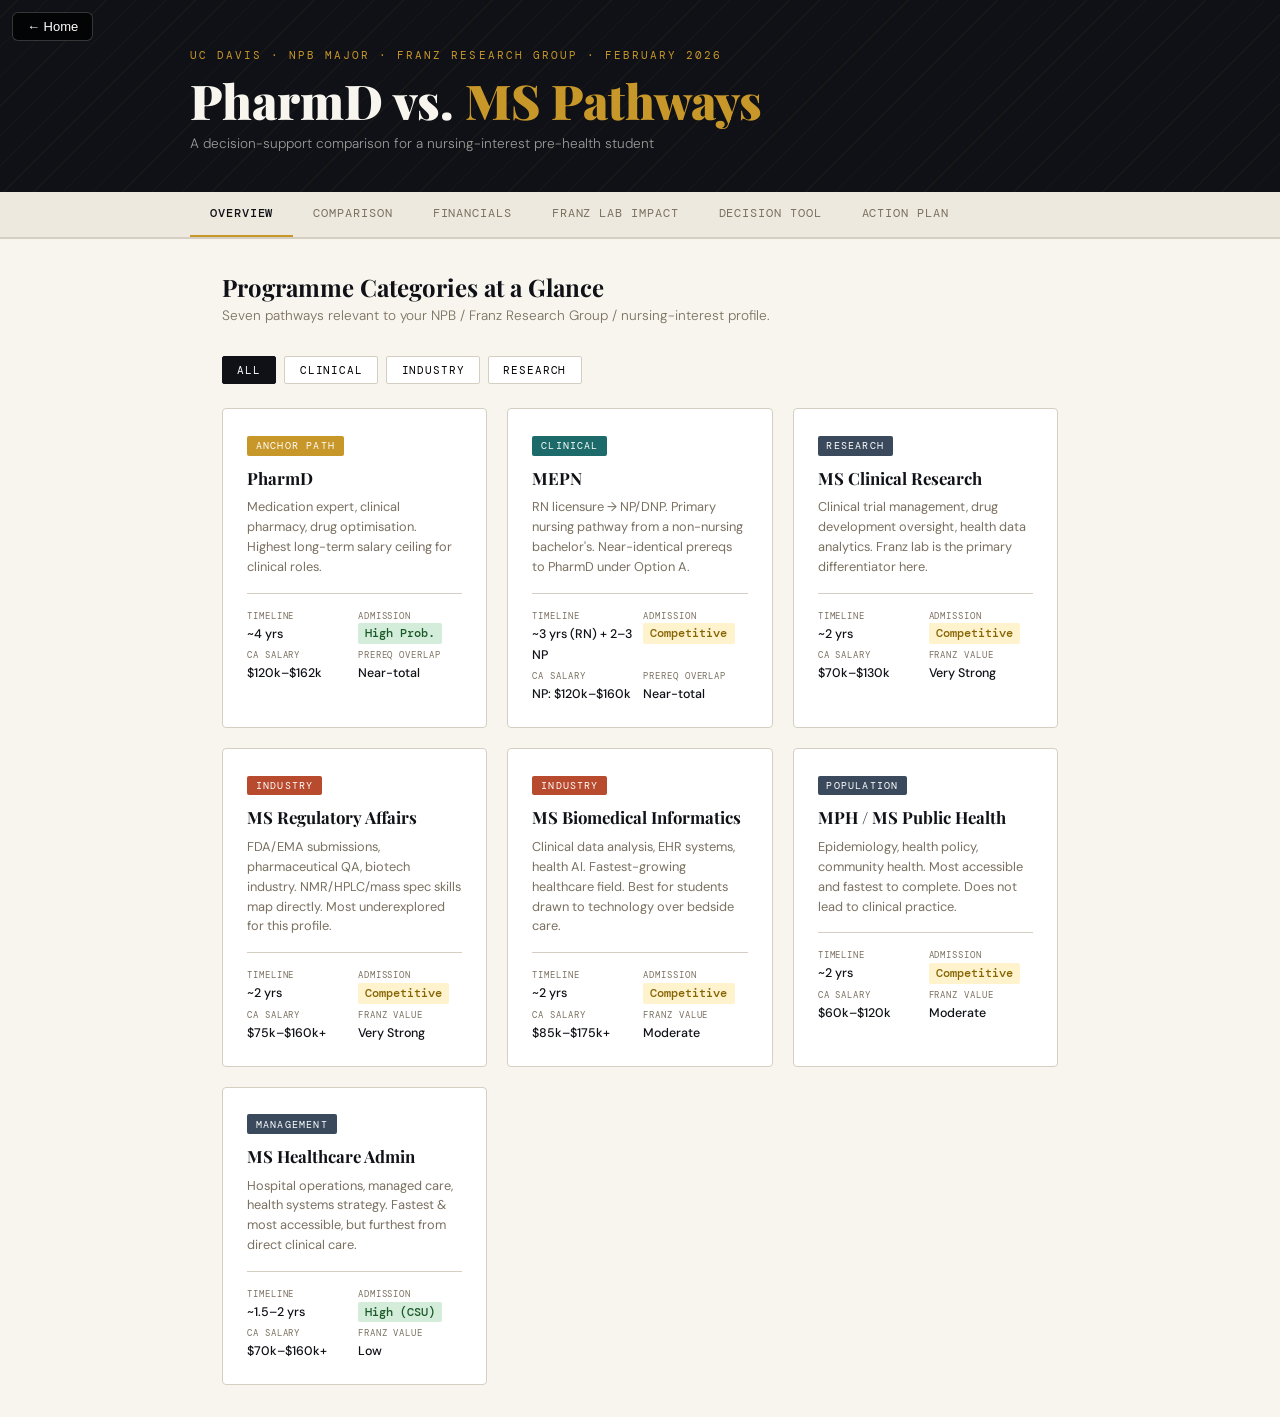
<file: 10C_PharmD_MS_Pathways.html>
<!DOCTYPE html>
<html lang="en">
<head>
<meta charset="UTF-8">
<meta name="viewport" content="width=device-width, initial-scale=1.0">
<title>PharmD vs MS Pathways — UC Davis NPB Student</title>
<link rel="stylesheet" href="shared.css">
<style>
  :root {
    --ink: #0f1117;
    --paper: #f8f5ee;
    --cream: #ede9de;
    --gold: #c8972a;
    --gold-light: #e8c06a;
    --rust: #b84a2e;
    --teal: #1d6a6a;
    --slate: #3a4a5c;
    --muted: #7a7060;
    --border: #d4cfc2;
  }

  * { box-sizing: border-box; margin: 0; padding: 0; }

  body {
    font-family: 'DM Sans', sans-serif;
    background: var(--paper);
    color: var(--ink);
    min-height: 100vh;
  }

  /* ── HEADER ── */
  .header {
    background: var(--ink);
    color: var(--paper);
    padding: 3rem 2rem 2.5rem;
    position: relative;
    overflow: hidden;
  }
  .header::before {
    content: '';
    position: absolute; inset: 0;
    background: repeating-linear-gradient(
      -45deg,
      transparent,
      transparent 20px,
      rgba(200,151,42,0.06) 20px,
      rgba(200,151,42,0.06) 21px
    );
  }
  .header-inner { max-width: 900px; margin: 0 auto; position: relative; }
  .header-eyebrow {
    font-family: 'DM Mono', monospace;
    font-size: 0.7rem;
    letter-spacing: 0.18em;
    text-transform: uppercase;
    color: var(--gold);
    margin-bottom: 0.75rem;
  }
  .header h1 {
    font-family: 'Playfair Display', serif;
    font-size: clamp(1.8rem, 5vw, 3rem);
    font-weight: 900;
    line-height: 1.1;
    margin-bottom: 0.5rem;
  }
  .header h1 em { color: var(--gold); font-style: normal; }
  .header-sub {
    font-size: 0.85rem;
    color: rgba(248,245,238,0.6);
    font-weight: 300;
    margin-top: 0.4rem;
  }

  /* ── NAV ── */
  .nav {
    background: var(--cream);
    border-bottom: 2px solid var(--border);
    position: sticky; top: 0; z-index: 100;
  }
  .nav-inner {
    max-width: 900px; margin: 0 auto;
    display: flex; gap: 0; overflow-x: auto;
  }
  .nav-btn {
    padding: 0.9rem 1.25rem;
    font-family: 'DM Mono', monospace;
    font-size: 0.72rem;
    letter-spacing: 0.08em;
    text-transform: uppercase;
    border: none;
    background: transparent;
    color: var(--muted);
    cursor: pointer;
    white-space: nowrap;
    border-bottom: 3px solid transparent;
    margin-bottom: -2px;
    transition: all 0.2s;
  }
  .nav-btn:hover { color: var(--ink); }
  .nav-btn.active {
    color: var(--ink);
    border-bottom-color: var(--gold);
    font-weight: 500;
  }

  /* ── MAIN ── */
  main { max-width: 900px; margin: 0 auto; padding: 2rem; }

  .section { display: none; animation: fadeIn 0.3s ease; }
  .section.active { display: block; }
  @keyframes fadeIn { from { opacity: 0; transform: translateY(8px); } to { opacity: 1; transform: none; } }

  .section-title {
    font-family: 'Playfair Display', serif;
    font-size: 1.5rem;
    font-weight: 700;
    margin-bottom: 0.25rem;
  }
  .section-desc {
    font-size: 0.85rem;
    color: var(--muted);
    margin-bottom: 2rem;
    font-weight: 300;
  }

  /* ── CARDS ── */
  .cards { display: grid; grid-template-columns: repeat(auto-fill, minmax(260px, 1fr)); gap: 1.25rem; }

  .card {
    background: white;
    border: 1.5px solid var(--border);
    border-radius: 4px;
    padding: 1.5rem;
    position: relative;
    transition: box-shadow 0.2s, transform 0.2s;
    cursor: default;
  }
  .card:hover { box-shadow: 0 6px 24px rgba(0,0,0,0.1); transform: translateY(-2px); }
  .card-tag {
    font-family: 'DM Mono', monospace;
    font-size: 0.62rem;
    letter-spacing: 0.12em;
    text-transform: uppercase;
    color: white;
    background: var(--slate);
    display: inline-block;
    padding: 0.2rem 0.55rem;
    border-radius: 2px;
    margin-bottom: 0.75rem;
  }
  .card.highlight .card-tag { background: var(--gold); }
  .card.clinical .card-tag { background: var(--teal); }
  .card.industry .card-tag { background: var(--rust); }
  .card h3 {
    font-family: 'Playfair Display', serif;
    font-size: 1.05rem;
    margin-bottom: 0.5rem;
    line-height: 1.3;
  }
  .card p { font-size: 0.8rem; color: var(--muted); line-height: 1.55; }

  .card-meta {
    margin-top: 1rem;
    padding-top: 1rem;
    border-top: 1px solid var(--border);
    display: grid; grid-template-columns: 1fr 1fr; gap: 0.4rem;
  }
  .meta-item label {
    font-family: 'DM Mono', monospace;
    font-size: 0.58rem;
    letter-spacing: 0.1em;
    text-transform: uppercase;
    color: var(--muted);
    display: block;
  }
  .meta-item span { font-size: 0.78rem; font-weight: 500; }

  /* ── BADGE ── */
  .badge {
    font-family: 'DM Mono', monospace;
    font-size: 0.62rem;
    padding: 0.15rem 0.45rem;
    border-radius: 2px;
    font-weight: 500;
  }
  .badge.high { background: #d4edda; color: #1a5928; }
  .badge.competitive { background: #fff3cd; color: #856404; }
  .badge.selective { background: #f8d7da; color: #7a1a23; }

  /* ── COMPARISON TABLE ── */
  .compare-wrapper { overflow-x: auto; margin-top: 1.5rem; }
  table.compare {
    width: 100%;
    border-collapse: collapse;
    font-size: 0.8rem;
    min-width: 700px;
  }
  table.compare thead tr {
    background: var(--ink);
    color: var(--paper);
  }
  table.compare th {
    padding: 0.75rem 1rem;
    text-align: left;
    font-family: 'DM Mono', monospace;
    font-size: 0.68rem;
    letter-spacing: 0.08em;
    text-transform: uppercase;
    font-weight: 400;
  }
  table.compare th:first-child { min-width: 120px; }
  table.compare th.pharmd-col { background: rgba(200,151,42,0.25); color: var(--gold-light); }
  table.compare td {
    padding: 0.7rem 1rem;
    border-bottom: 1px solid var(--border);
    vertical-align: top;
    line-height: 1.45;
  }
  table.compare tr:nth-child(even) td { background: #faf9f5; }
  table.compare td:first-child { font-weight: 500; font-family: 'DM Mono', monospace; font-size: 0.72rem; letter-spacing: 0.03em; color: var(--slate); }
  table.compare td.pharmd-col { background: rgba(200,151,42,0.07) !important; }

  /* ── FILTER BAR ── */
  .filter-bar { display: flex; gap: 0.5rem; flex-wrap: wrap; margin-bottom: 1.5rem; }
  .filter-btn {
    font-family: 'DM Mono', monospace;
    font-size: 0.68rem;
    letter-spacing: 0.08em;
    text-transform: uppercase;
    padding: 0.4rem 0.9rem;
    border: 1.5px solid var(--border);
    background: white;
    border-radius: 2px;
    cursor: pointer;
    transition: all 0.15s;
  }
  .filter-btn:hover, .filter-btn.active { background: var(--ink); color: white; border-color: var(--ink); }

  /* ── DECISION TREE ── */
  .decision-tree { margin-top: 1rem; }
  .question-block {
    background: white;
    border: 1.5px solid var(--border);
    border-left: 4px solid var(--gold);
    border-radius: 4px;
    padding: 1.25rem 1.5rem;
    margin-bottom: 1.25rem;
  }
  .question-block h4 {
    font-family: 'Playfair Display', serif;
    font-size: 1rem;
    margin-bottom: 1rem;
  }
  .options { display: flex; flex-direction: column; gap: 0.5rem; }
  .option-btn {
    background: var(--cream);
    border: 1.5px solid var(--border);
    border-radius: 3px;
    padding: 0.75rem 1rem;
    text-align: left;
    cursor: pointer;
    font-size: 0.82rem;
    transition: all 0.15s;
    display: flex; align-items: center; justify-content: space-between;
  }
  .option-btn:hover { background: var(--ink); color: white; border-color: var(--ink); }
  .option-btn .arrow { opacity: 0.4; font-size: 0.9rem; }
  .option-btn:hover .arrow { opacity: 1; }

  .result-box {
    background: var(--ink);
    color: var(--paper);
    border-radius: 4px;
    padding: 1.5rem;
    margin-top: 1rem;
    display: none;
  }
  .result-box.show { display: block; animation: fadeIn 0.3s ease; }
  .result-box .result-title {
    font-family: 'Playfair Display', serif;
    font-size: 1.2rem;
    color: var(--gold);
    margin-bottom: 0.5rem;
  }
  .result-box p { font-size: 0.82rem; line-height: 1.6; color: rgba(248,245,238,0.85); }
  .reset-btn {
    margin-top: 1rem;
    font-family: 'DM Mono', monospace;
    font-size: 0.68rem;
    letter-spacing: 0.1em;
    text-transform: uppercase;
    background: transparent;
    border: 1px solid rgba(248,245,238,0.3);
    color: var(--paper);
    padding: 0.4rem 0.9rem;
    border-radius: 2px;
    cursor: pointer;
    transition: all 0.15s;
  }
  .reset-btn:hover { background: rgba(248,245,238,0.15); }

  /* ── TIMELINE ── */
  .timeline { position: relative; padding-left: 2rem; margin-top: 1.5rem; }
  .timeline::before {
    content: '';
    position: absolute; left: 6px; top: 0; bottom: 0;
    width: 2px; background: var(--border);
  }
  .timeline-item { position: relative; margin-bottom: 1.5rem; }
  .timeline-dot {
    position: absolute; left: -2rem;
    width: 14px; height: 14px;
    border-radius: 50%;
    background: var(--gold);
    border: 2px solid var(--paper);
    top: 3px;
  }
  .timeline-item.urgent .timeline-dot { background: var(--rust); }
  .timeline-item.note .timeline-dot { background: var(--teal); }
  .timeline-date {
    font-family: 'DM Mono', monospace;
    font-size: 0.65rem;
    letter-spacing: 0.1em;
    text-transform: uppercase;
    color: var(--muted);
    margin-bottom: 0.25rem;
  }
  .timeline-item h4 { font-size: 0.9rem; font-weight: 500; margin-bottom: 0.25rem; }
  .timeline-item p { font-size: 0.78rem; color: var(--muted); line-height: 1.5; }

  /* ── SALARY CHART ── */
  .salary-chart { margin-top: 1.5rem; }
  .bar-row {
    display: flex; align-items: center; gap: 1rem; margin-bottom: 0.75rem;
  }
  .bar-label {
    font-family: 'DM Mono', monospace;
    font-size: 0.68rem;
    letter-spacing: 0.04em;
    min-width: 160px;
    color: var(--slate);
  }
  .bar-wrap { flex: 1; position: relative; height: 26px; background: var(--cream); border-radius: 2px; overflow: hidden; }
  .bar {
    height: 100%;
    display: flex; align-items: center; justify-content: flex-end;
    padding-right: 8px;
    font-family: 'DM Mono', monospace;
    font-size: 0.65rem;
    color: white;
    transition: width 0.8s cubic-bezier(0.23,1,0.32,1);
    border-radius: 2px;
  }
  .bar-range { font-size: 0.65rem; color: var(--muted); font-family: 'DM Mono', monospace; min-width: 130px; }

  /* ── ALERTS ── */
  .alert {
    background: #fffbeb;
    border: 1.5px solid #f5d155;
    border-left: 4px solid var(--gold);
    border-radius: 3px;
    padding: 1rem 1.25rem;
    margin-top: 1.5rem;
    font-size: 0.8rem;
    line-height: 1.6;
  }
  .alert strong { font-family: 'DM Mono', monospace; font-size: 0.7rem; letter-spacing: 0.08em; text-transform: uppercase; display: block; margin-bottom: 0.3rem; color: #7a5c00; }

  /* ── FRANZ BOX ── */
  .franz-grid { display: grid; grid-template-columns: 1fr 1fr; gap: 1rem; margin-top: 1.5rem; }
  @media (max-width: 600px) { .franz-grid { grid-template-columns: 1fr; } }
  .franz-item {
    background: white;
    border: 1.5px solid var(--border);
    border-radius: 4px;
    padding: 1.1rem 1.25rem;
  }
  .franz-item h4 { font-size: 0.85rem; font-weight: 600; margin-bottom: 0.3rem; }
  .franz-item .impact {
    font-family: 'DM Mono', monospace;
    font-size: 0.65rem;
    letter-spacing: 0.08em;
    text-transform: uppercase;
    margin-bottom: 0.5rem;
    padding: 0.15rem 0.4rem;
    display: inline-block;
    border-radius: 2px;
  }
  .impact.very-strong { background: #d4edda; color: #1a5928; }
  .impact.strong { background: #cce5ff; color: #004085; }
  .impact.moderate { background: #fff3cd; color: #856404; }
  .impact.low { background: #f8d7da; color: #7a1a23; }
  .franz-item p { font-size: 0.76rem; color: var(--muted); line-height: 1.5; }

  @media (max-width: 600px) {
    main { padding: 1rem; }
    .header { padding: 2rem 1rem 1.75rem; }
    .bar-label { min-width: 110px; font-size: 0.6rem; }
    .bar-range { display: none; }
  }
</style>
</head>
<body>
<a href="index.html" style="position:fixed;top:12px;left:12px;z-index:9999;background:rgba(0,0,0,0.75);color:#fff;padding:6px 14px;border-radius:6px;font-size:13px;text-decoration:none;font-family:sans-serif;border:1px solid rgba(255,255,255,0.2);backdrop-filter:blur(4px);">← Home</a>

<header class="header">
  <div class="header-inner">
    <p class="header-eyebrow">UC Davis · NPB Major · Franz Research Group · February 2026</p>
    <h1>PharmD vs. <em>MS Pathways</em></h1>
    <p class="header-sub">A decision-support comparison for a nursing-interest pre-health student</p>
  </div>
</header>

<nav class="nav">
  <div class="nav-inner">
    <button class="nav-btn active" onclick="showSection('overview', this)">Overview</button>
    <button class="nav-btn" onclick="showSection('comparison', this)">Comparison</button>
    <button class="nav-btn" onclick="showSection('salary', this)">Financials</button>
    <button class="nav-btn" onclick="showSection('franz', this)">Franz Lab Impact</button>
    <button class="nav-btn" onclick="showSection('decision', this)">Decision Tool</button>
    <button class="nav-btn" onclick="showSection('timeline', this)">Action Plan</button>
  </div>
</nav>

<main>

  <!-- ── OVERVIEW ── -->
  <section id="overview" class="section active">
    <p class="section-title">Programme Categories at a Glance</p>
    <p class="section-desc">Seven pathways relevant to your NPB / Franz Research Group / nursing-interest profile.</p>

    <div class="filter-bar">
      <button class="filter-btn active" onclick="filterCards('all', this)">All</button>
      <button class="filter-btn" onclick="filterCards('clinical', this)">Clinical</button>
      <button class="filter-btn" onclick="filterCards('industry', this)">Industry</button>
      <button class="filter-btn" onclick="filterCards('research', this)">Research</button>
    </div>

    <div class="cards" id="programCards">

      <div class="card highlight" data-type="clinical research">
        <span class="card-tag">Anchor Path</span>
        <h3>PharmD</h3>
        <p>Medication expert, clinical pharmacy, drug optimisation. Highest long-term salary ceiling for clinical roles.</p>
        <div class="card-meta">
          <div class="meta-item"><label>Timeline</label><span>~4 yrs</span></div>
          <div class="meta-item"><label>Admission</label><span><span class="badge high">High Prob.</span></span></div>
          <div class="meta-item"><label>CA Salary</label><span>$120k–$162k</span></div>
          <div class="meta-item"><label>Prereq overlap</label><span>Near-total</span></div>
        </div>
      </div>

      <div class="card clinical" data-type="clinical">
        <span class="card-tag">Clinical</span>
        <h3>MEPN</h3>
        <p>RN licensure → NP/DNP. Primary nursing pathway from a non-nursing bachelor's. Near-identical prereqs to PharmD under Option A.</p>
        <div class="card-meta">
          <div class="meta-item"><label>Timeline</label><span>~3 yrs (RN) + 2–3 NP</span></div>
          <div class="meta-item"><label>Admission</label><span><span class="badge competitive">Competitive</span></span></div>
          <div class="meta-item"><label>CA Salary</label><span>NP: $120k–$160k</span></div>
          <div class="meta-item"><label>Prereq overlap</label><span>Near-total</span></div>
        </div>
      </div>

      <div class="card" data-type="research industry">
        <span class="card-tag">Research</span>
        <h3>MS Clinical Research</h3>
        <p>Clinical trial management, drug development oversight, health data analytics. Franz lab is the primary differentiator here.</p>
        <div class="card-meta">
          <div class="meta-item"><label>Timeline</label><span>~2 yrs</span></div>
          <div class="meta-item"><label>Admission</label><span><span class="badge competitive">Competitive</span></span></div>
          <div class="meta-item"><label>CA Salary</label><span>$70k–$130k</span></div>
          <div class="meta-item"><label>Franz value</label><span>Very Strong</span></div>
        </div>
      </div>

      <div class="card industry" data-type="industry research">
        <span class="card-tag">Industry</span>
        <h3>MS Regulatory Affairs</h3>
        <p>FDA/EMA submissions, pharmaceutical QA, biotech industry. NMR/HPLC/mass spec skills map directly. Most underexplored for this profile.</p>
        <div class="card-meta">
          <div class="meta-item"><label>Timeline</label><span>~2 yrs</span></div>
          <div class="meta-item"><label>Admission</label><span><span class="badge competitive">Competitive</span></span></div>
          <div class="meta-item"><label>CA Salary</label><span>$75k–$160k+</span></div>
          <div class="meta-item"><label>Franz value</label><span>Very Strong</span></div>
        </div>
      </div>

      <div class="card industry" data-type="industry research">
        <span class="card-tag">Industry</span>
        <h3>MS Biomedical Informatics</h3>
        <p>Clinical data analysis, EHR systems, health AI. Fastest-growing healthcare field. Best for students drawn to technology over bedside care.</p>
        <div class="card-meta">
          <div class="meta-item"><label>Timeline</label><span>~2 yrs</span></div>
          <div class="meta-item"><label>Admission</label><span><span class="badge competitive">Competitive</span></span></div>
          <div class="meta-item"><label>CA Salary</label><span>$85k–$175k+</span></div>
          <div class="meta-item"><label>Franz value</label><span>Moderate</span></div>
        </div>
      </div>

      <div class="card" data-type="clinical research">
        <span class="card-tag">Population</span>
        <h3>MPH / MS Public Health</h3>
        <p>Epidemiology, health policy, community health. Most accessible and fastest to complete. Does not lead to clinical practice.</p>
        <div class="card-meta">
          <div class="meta-item"><label>Timeline</label><span>~2 yrs</span></div>
          <div class="meta-item"><label>Admission</label><span><span class="badge competitive">Competitive</span></span></div>
          <div class="meta-item"><label>CA Salary</label><span>$60k–$120k</span></div>
          <div class="meta-item"><label>Franz value</label><span>Moderate</span></div>
        </div>
      </div>

      <div class="card" data-type="clinical">
        <span class="card-tag">Management</span>
        <h3>MS Healthcare Admin</h3>
        <p>Hospital operations, managed care, health systems strategy. Fastest & most accessible, but furthest from direct clinical care.</p>
        <div class="card-meta">
          <div class="meta-item"><label>Timeline</label><span>~1.5–2 yrs</span></div>
          <div class="meta-item"><label>Admission</label><span><span class="badge high">High (CSU)</span></span></div>
          <div class="meta-item"><label>CA Salary</label><span>$70k–$160k+</span></div>
          <div class="meta-item"><label>Franz value</label><span>Low</span></div>
        </div>
      </div>

    </div>
  </section>

  <!-- ── COMPARISON ── -->
  <section id="comparison" class="section">
    <p class="section-title">Side-by-Side Comparison</p>
    <p class="section-desc">PharmD vs each MS pathway across the dimensions that matter most for this profile.</p>

    <div class="filter-bar" id="compareFilter">
      <button class="filter-btn active" onclick="showCompare('all', this)">All Programmes</button>
      <button class="filter-btn" onclick="showCompare('clinical', this)">MEPN</button>
      <button class="filter-btn" onclick="showCompare('research', this)">Clinical Research</button>
      <button class="filter-btn" onclick="showCompare('regulatory', this)">Regulatory Affairs</button>
      <button class="filter-btn" onclick="showCompare('informatics', this)">Informatics</button>
      <button class="filter-btn" onclick="showCompare('mph', this)">MPH</button>
    </div>

    <div class="compare-wrapper">
      <table class="compare" id="compareTable">
        <thead>
          <tr>
            <th>Factor</th>
            <th class="pharmd-col">PharmD</th>
            <th>MEPN</th>
            <th>MS Clin. Research</th>
            <th>MS Reg. Affairs</th>
            <th>MS Informatics</th>
            <th>MPH</th>
          </tr>
        </thead>
        <tbody>
          <tr>
            <td>Timeline</td>
            <td class="pharmd-col">~4 yrs + optional 1–2 yr residency</td>
            <td>~3 yrs to RN; +2–3 for NP</td>
            <td>~2 yrs</td>
            <td>~2 yrs</td>
            <td>~2 yrs</td>
            <td>~2 yrs</td>
          </tr>
          <tr>
            <td>Licensure</td>
            <td class="pharmd-col">Yes — NAPLEX + MPJE</td>
            <td>Yes — NCLEX (RN); then NP cert</td>
            <td>No</td>
            <td>No</td>
            <td>No</td>
            <td>No</td>
          </tr>
          <tr>
            <td>GPA Floor</td>
            <td class="pharmd-col">3.0 min; avg ~3.5–3.6</td>
            <td>3.0 overall + 3.0 science</td>
            <td>3.0–3.2; avg ~3.4–3.6</td>
            <td>3.0–3.2</td>
            <td>3.0–3.2</td>
            <td>3.0 min; avg ~3.3–3.5</td>
          </tr>
          <tr>
            <td>NPB Overlap</td>
            <td class="pharmd-col">Near-total</td>
            <td>Near-total</td>
            <td>Strong</td>
            <td>Strong</td>
            <td>Moderate</td>
            <td>Strong</td>
          </tr>
          <tr>
            <td>Franz Lab Value</td>
            <td class="pharmd-col">Strong</td>
            <td>Moderate (rare differentiator)</td>
            <td>Very Strong</td>
            <td>Very Strong</td>
            <td>Moderate</td>
            <td>Moderate</td>
          </tr>
          <tr>
            <td>CA Starting Salary</td>
            <td class="pharmd-col">$120k–$162k</td>
            <td>RN: $80k–$120k; NP: $120k–$160k</td>
            <td>$70k–$130k</td>
            <td>$75k–$100k entry; $110k–$160k+ senior</td>
            <td>$85k–$110k entry; $120k–$175k+ senior</td>
            <td>$60k–$90k (gov't); $80k–$120k (industry)</td>
          </tr>
          <tr>
            <td>Admission Tier</td>
            <td class="pharmd-col"><span class="badge high">High Prob.</span></td>
            <td><span class="badge competitive">Competitive</span></td>
            <td><span class="badge competitive">Competitive</span> → <span class="badge selective">Selective</span></td>
            <td><span class="badge competitive">Competitive</span></td>
            <td><span class="badge competitive">Competitive</span> → <span class="badge selective">Selective</span></td>
            <td><span class="badge competitive">Competitive</span></td>
          </tr>
          <tr>
            <td>Best CA Targets</td>
            <td class="pharmd-col">UCSF, UCSD, UCI, USC</td>
            <td>UC Davis, UCI, USC</td>
            <td>UCSF CTSI, UC Davis, USC Keck</td>
            <td>USC, SFSU, UCSF, UCSD</td>
            <td>UCSF, UCSD, Stanford, USC Viterbi</td>
            <td>UC Berkeley SPH, UCSF, UCLA Fielding</td>
          </tr>
          <tr>
            <td>Long-Term Ceiling</td>
            <td class="pharmd-col">Clinical Dir., Director of Pharmacy, industry leadership</td>
            <td>NP/DNP independent practice; nursing faculty; health systems exec</td>
            <td>Clinical Research Dir., VP Clinical Ops</td>
            <td>VP Regulatory Affairs, Chief Quality Officer</td>
            <td>CDO (healthcare), VP Health Informatics, Health AI Lead</td>
            <td>Health officer, CDC/WHO, health policy director</td>
          </tr>
        </tbody>
      </table>
    </div>
  </section>

  <!-- ── FINANCIALS ── -->
  <section id="salary" class="section">
    <p class="section-title">Financial Picture</p>
    <p class="section-desc">Salary ranges, tuition burden, and break-even timelines. The honest comparison is closer than raw salaries suggest.</p>

    <div class="salary-chart" id="salaryChart"></div>

    <div class="compare-wrapper" style="margin-top:2rem">
      <table class="compare">
        <thead>
          <tr>
            <th>Programme</th>
            <th>Tuition (CA Total)</th>
            <th>Est. Total Debt</th>
            <th>CA Starting Salary</th>
            <th>Break-Even</th>
          </tr>
        </thead>
        <tbody>
          <tr><td>PharmD</td><td>$150k–$200k</td><td>$150k–$200k</td><td>$130k–$150k median</td><td>~5–8 yrs (+ residency adds 2 yrs opp. cost)</td></tr>
          <tr><td>MEPN</td><td>$60k–$100k</td><td>$60k–$100k</td><td>$80k–$100k (RN)</td><td>~4–6 yrs to RN; NP extends ROI</td></tr>
          <tr><td>MPH</td><td>$30k–$80k</td><td>$30k–$80k</td><td>$65k–$80k</td><td>~4–7 yrs</td></tr>
          <tr><td>MS Healthcare Admin</td><td>$25k–$60k</td><td>$25k–$60k</td><td>$75k–$90k</td><td>~3–5 yrs</td></tr>
          <tr><td>MS Clinical Research</td><td>$40k–$80k</td><td>$40k–$80k</td><td>$80k–$100k</td><td>~3–5 yrs</td></tr>
          <tr><td>MS Regulatory Affairs</td><td>$30k–$70k</td><td>$30k–$70k</td><td>$80k–$100k</td><td>~3–5 yrs</td></tr>
          <tr><td>MS Biomedical Informatics</td><td>$40k–$90k</td><td>$40k–$90k</td><td>$90k–$110k</td><td>~2–4 yrs</td></tr>
        </tbody>
      </table>
    </div>

    <div class="alert">
      <strong>⚠ Residency Reality</strong>
      PharmD graduates who pursue PGY1+PGY2 residency training earn ~$45k–$58k/yr stipend instead of the $110k–$130k a staff pharmacist earns immediately. The ~$120k–$150k opportunity cost extends the real break-even timeline to <strong>8–12 years</strong> for residents — much closer to the MS pathways than raw tuition numbers suggest.
    </div>
  </section>

  <!-- ── FRANZ LAB ── -->
  <section id="franz" class="section">
    <p class="section-title">Franz Lab Impact on Admission</p>
    <p class="section-desc">Research Group membership starting Spring 2026 materially changes your competitive position — but the effect is not uniform.</p>

    <div class="franz-grid">
      <div class="franz-item">
        <div class="impact very-strong">Very Strong Impact</div>
        <h4>MS Clinical Research</h4>
        <p>Hands-on NMR/HPLC/mass spec, drug delivery project, and a named PI letter directly address what these programmes value. Transforms borderline into competitive.</p>
      </div>
      <div class="franz-item">
        <div class="impact very-strong">Very Strong Impact</div>
        <h4>MS Regulatory Affairs</h4>
        <p>Analytical chemistry skills are core regulatory science competencies. Drug delivery project directly applicable. Distinguishes application in a technical applicant pool.</p>
      </div>
      <div class="franz-item">
        <div class="impact strong">Strong Impact</div>
        <h4>PharmD</h4>
        <p>Molecular drug narrative, medicinal chemistry background, and chemistry faculty letter differentiates from the typical applicant pool. Moves strong to stronger.</p>
      </div>
      <div class="franz-item">
        <div class="impact strong">Strong Impact</div>
        <h4>MEPN</h4>
        <p>Research experience is rare in nursing applicant pools. Prof. Franz letter is an institutional advantage specifically at UC Davis. Moves average to above-average.</p>
      </div>
      <div class="franz-item">
        <div class="impact moderate">Moderate Impact</div>
        <h4>MS Biomedical Informatics</h4>
        <p>Lab data management and quantitative methods are relevant but less decisive than for Clinical Research MS. Helpful, not transformative.</p>
      </div>
      <div class="franz-item">
        <div class="impact moderate">Moderate Impact</div>
        <h4>MPH</h4>
        <p>Adds credibility for quantitative/epidemiology tracks. Already accessible — Franz lab provides minor additional benefit but is not a game-changer for MPH admissions.</p>
      </div>
      <div class="franz-item">
        <div class="impact moderate">Moderate Impact</div>
        <h4>MS Nursing Science (post-MEPN)</h4>
        <p>Research experience before and during MEPN distinguishes within the nursing research track. Not applicable until after RN licensure.</p>
      </div>
      <div class="franz-item">
        <div class="impact low">No Meaningful Impact</div>
        <h4>MS Healthcare Admin</h4>
        <p>Administration programmes are driven by organisational, leadership, and management experience — not laboratory research skills.</p>
      </div>
    </div>

    <div class="alert" style="margin-top:1.5rem">
      <strong>Key Takeaway</strong>
      Leverage Franz lab most aggressively in applications that explicitly value research methods and scientific rigour — MS Clinical Research and MS Regulatory Affairs. Use it as a differentiator in PharmD and MEPN pools. Do not rely on it for healthcare admin or standalone MPH applications.
    </div>
  </section>

  <!-- ── DECISION TOOL ── -->
  <section id="decision" class="section">
    <p class="section-title">Decision Tool</p>
    <p class="section-desc">Answer three questions to identify the best-fit pathway for your goals.</p>

    <div class="decision-tree">
      <div class="question-block" id="q1">
        <h4>Question 1 — What do you want to do on an average Tuesday, ten years from now?</h4>
        <div class="options">
          <button class="option-btn" onclick="pickAnswer(1, 'bedside')">At a patient's bedside — assessing, caring, full holistic nursing care <span class="arrow">→</span></button>
          <button class="option-btn" onclick="pickAnswer(1, 'meds')">Reviewing medication regimens, counselling on drug therapy, clinical rounding <span class="arrow">→</span></button>
          <button class="option-btn" onclick="pickAnswer(1, 'trials')">Running a clinical trial, managing drug development data, drug-to-patient pipeline <span class="arrow">→</span></button>
          <button class="option-btn" onclick="pickAnswer(1, 'fda')">Writing FDA submissions, pharmaceutical QA, biotech/pharma industry roles <span class="arrow">→</span></button>
          <button class="option-btn" onclick="pickAnswer(1, 'data')">Building health data systems, analysing clinical outcomes at scale, health AI <span class="arrow">→</span></button>
          <button class="option-btn" onclick="pickAnswer(1, 'mgmt')">Managing a hospital department or health system operations <span class="arrow">→</span></button>
          <button class="option-btn" onclick="pickAnswer(1, 'policy')">Analysing population health trends, designing community interventions, policy <span class="arrow">→</span></button>
        </div>
      </div>

      <div id="result" class="result-box">
        <div class="result-title" id="result-title"></div>
        <p id="result-body"></p>
        <button class="reset-btn" onclick="resetDecision()">← Start over</button>
      </div>
    </div>
  </section>

  <!-- ── ACTION PLAN ── -->
  <section id="timeline" class="section">
    <p class="section-title">Immediate Action Plan</p>
    <p class="section-desc">Sequenced steps from February 2026 through application season. GPA comes first.</p>

    <div class="alert" style="margin-top:0; margin-bottom:1.5rem">
      <strong>⚠ Workload Warning</strong>
      You cannot simultaneously commit to 150 pharmacy tech hours, 200+ nursing clinical hours, Franz lab, and GPA protection without risk. Overcommitting in Year 3 may damage the GPA that makes all these paths viable. <strong>Prioritise GPA first; accumulate hours in gaps and summers.</strong>
    </div>

    <div class="timeline">
      <div class="timeline-item urgent">
        <div class="timeline-dot"></div>
        <div class="timeline-date">This Week — February 2026</div>
        <h4>Confirm Franz Lab Start</h4>
        <p>Lock in start date, project, and weekly hours with Prof. Franz. Target 6–8 hrs/wk (drop to 4–6 hrs/wk during GPA-critical Fall 2026 quarter).</p>
      </div>
      <div class="timeline-item urgent">
        <div class="timeline-dot"></div>
        <div class="timeline-date">April 2026</div>
        <h4>Begin Pharmacy Tech Licence &amp; Applications</h4>
        <p>Apply for positions by April 2026. Prioritise clinical settings: Kaiser Permanente Fremont, UC Davis Health, hospital inpatient pharmacies. Retail acceptable only if clinical roles unavailable.</p>
      </div>
      <div class="timeline-item note">
        <div class="timeline-dot"></div>
        <div class="timeline-date">Now → Summer 2026 (if MEPN is under consideration)</div>
        <h4>Register as Clinical Volunteer</h4>
        <p>UC Davis Medical Center or Fremont-area hospital. Even 2–4 hrs/wk now builds the nursing clinical portfolio (target 150–300 direct patient care hours by Summer 2027) in parallel.</p>
      </div>
      <div class="timeline-item">
        <div class="timeline-dot"></div>
        <div class="timeline-date">Summer 2026</div>
        <h4>Audit MEPN Prerequisite Status</h4>
        <p>Confirm whether Statistics (STA 13/100), Nutrition (NUT 10/11), Lifespan Development (HDE 100A/B/C), and Oral Communication (CMN 1/5/120) are completed. Schedule any missing courses in Summer 2026 or Winter 2027.</p>
      </div>
      <div class="timeline-item note">
        <div class="timeline-dot"></div>
        <div class="timeline-date">Summer 2026 (if Informatics is of interest)</div>
        <h4>Add Introductory Programming</h4>
        <p>Python or R. Not required for all informatics programmes, but strengthens the application meaningfully. Consider online coursework during lighter quarters.</p>
      </div>
      <div class="timeline-item">
        <div class="timeline-dot"></div>
        <div class="timeline-date">Winter–Spring 2027</div>
        <h4>Review Target Programme Pages</h4>
        <p>MS Regulatory Affairs: USC, SFSU, UCSF. MS Clinical Research: UCSF CTSI, UC Davis CTS. MS Informatics: UCSF, UCSD. Identify letters of recommendation needed for each path.</p>
      </div>
      <div class="timeline-item urgent">
        <div class="timeline-dot"></div>
        <div class="timeline-date">Spring 2027 — Critical Decision Point</div>
        <h4>Choose Primary Path &amp; Begin Personal Statement Drafting</h4>
        <p>PharmCAS (pharmacy) and NursingCAS (nursing) require <strong>distinct narratives and different letter-writer profiles</strong>. You must commit to a primary identity. The decision should be grounded in your clinical hour experiences in both pharmacy and nursing settings accumulated to this point.</p>
      </div>
      <div class="timeline-item">
        <div class="timeline-dot"></div>
        <div class="timeline-date">July 2027</div>
        <h4>Submit PharmCAS (if PharmD primary)</h4>
        <p>Submit pharmacy school applications. Target UCSF, UCSD, UCI, USC. Strong application: Franz lab letter, pharmacy tech hours, NPB prereq completion, 3.55–3.75 GPA.</p>
      </div>
      <div class="timeline-item">
        <div class="timeline-dot"></div>
        <div class="timeline-date">November 2027</div>
        <h4>Submit NursingCAS (if MEPN parallel or primary)</h4>
        <p>Target UC Davis, UCI, USC. Requires distinct personal statement emphasising nursing identity — not a rephrased pharmacy essay.</p>
      </div>
      <div class="timeline-item">
        <div class="timeline-dot"></div>
        <div class="timeline-date">Fall 2028</div>
        <h4>Programme Entry</h4>
        <p>Target start date across all pathways under this planning sequence.</p>
      </div>
    </div>
  </section>

</main>

<script>
function showSection(id, btn) {
  document.querySelectorAll('.section').forEach(s => s.classList.remove('active'));
  document.querySelectorAll('.nav-btn').forEach(b => b.classList.remove('active'));
  document.getElementById(id).classList.add('active');
  if (btn) btn.classList.add('active');
}

function filterCards(type, btn) {
  document.querySelectorAll('#programCards .card').forEach(c => {
    const t = c.dataset.type || '';
    c.style.display = (type === 'all' || t.includes(type)) ? '' : 'none';
  });
  document.querySelectorAll('.filter-btn').forEach(b => b.classList.remove('active'));
  if (btn) btn.classList.add('active');
}

function showCompare(type, btn) {
  const table = document.getElementById('compareTable');
  const cols = { all: [1,2,3,4,5,6], clinical: [1,2], research: [1,3], regulatory: [1,4], informatics: [1,5], mph: [1,6] };
  const show = cols[type] || [1,2,3,4,5,6];
  table.querySelectorAll('th, td').forEach(cell => {
    const idx = cell.cellIndex + 1;
    cell.style.display = show.includes(idx) ? '' : 'none';
  });
  document.querySelectorAll('#compareFilter .filter-btn').forEach(b => b.classList.remove('active'));
  if (btn) btn.classList.add('active');
}

const answers = {
  bedside: { title: 'Best Path: MEPN → RN → NP/DNP', body: 'Your goal is holistic patient care at the bedside. MEPN is the direct entry route from a non-nursing bachelor\'s degree. Prerequisites overlap almost entirely with PharmD under Option A — your coursework is not wasted. Begin accumulating nursing clinical volunteer hours now (150–300 hours needed). Note: UCSF MEPN is currently paused as of February 2026. Backup: PharmD (near-identical prereqs; pursue if pharmacy identity also resonates after clinical hours).' },
  meds: { title: 'Best Path: PharmD', body: 'Drug therapy management, clinical rounding, and medication optimisation is the PharmD identity. Highest long-term salary ceiling for clinical roles. Your NPB coursework covers nearly all prerequisites. Franz lab adds a strong medicinal chemistry narrative. Begin pharmacy tech hours (150–200) from April 2026 and target PharmCAS submission by July 2027. Backup: MEPN (if nursing identity is also genuine after clinical exposure).' },
  trials: { title: 'Best Path: MS Clinical Research / Translational Science', body: 'The science-to-patient pipeline — clinical trial oversight, drug development, health data analytics — is exactly where your Franz lab skills apply most powerfully. NMR, HPLC, mass spectrometry, and the drug delivery project directly address what UCSF CTSI, UC Davis CTS, and USC Keck value most. This path bridges pharmacy and nursing interests without requiring either clinical licensure. It is the highest Franz-lab-leverage option.' },
  fda: { title: 'Best Path: MS Regulatory Affairs / Pharmaceutical Sciences', body: 'FDA/EMA submissions, pharmaceutical QA, drug approval strategy — this is the most underexplored path for your chemistry profile. Your existing analytical chemistry skills (NMR, HPLC, mass spec) map almost directly onto regulatory science competencies. The salary ceiling at senior biotech/pharma levels approaches or matches PharmD. Best for students drawn to pharmaceutical industry over bedside care. Most underrepresented in typical pre-health planning.' },
  data: { title: 'Best Path: MS Biomedical / Health Informatics', body: 'Clinical data analysis, EHR systems, and health AI is one of the fastest-growing healthcare fields with strong salary trajectories at senior levels. Best for students who want to work at the intersection of clinical science and technology rather than direct patient care. Note: without programming experience (Python/R), some programmes will require catch-up coursework — consider adding this in Summer 2026. Backup: MS Clinical Research (data methods overlap).' },
  mgmt: { title: 'Best Path: MS Healthcare Administration (MSHA/MHA)', body: 'Hospital operations, managed care, and health systems strategy is the MSHA track. It is the fastest and most accessible MS path and the one least requiring clinical hours. Best suited for students whose genuine interest is in how health systems are run, not treating patients. For a student with clinical pharmacy or nursing interests, MSHA is better positioned as a post-PharmD or post-MEPN credential rather than a substitute for clinical training.' },
  policy: { title: 'Best Path: MPH / MS in Public Health', body: 'Population-level health, epidemiology, and policy work is the MPH domain. It is the most accessible and fastest MS to complete (2 years). However, it does not lead to clinical practice — it leads to public health and policy. It is an excellent complement to PharmD (many pharmacists hold dual PharmD/MPH credentials) but a weak substitute if direct patient care is the goal. Best UC Berkeley SPH, UCSF MPH, UCLA Fielding, UC Davis MPH.' }
};

function pickAnswer(q, key) {
  const a = answers[key];
  if (!a) return;
  document.getElementById('result-title').textContent = a.title;
  document.getElementById('result-body').textContent = a.body;
  document.getElementById('result').classList.add('show');
  document.getElementById('result').scrollIntoView({ behavior: 'smooth', block: 'start' });
}

function resetDecision() {
  document.getElementById('result').classList.remove('show');
}

// ── SALARY BARS ──
const salaryData = [
  { label: 'PharmD', min: 120, max: 162, color: '#c8972a' },
  { label: 'MEPN (NP)', min: 120, max: 160, color: '#1d6a6a' },
  { label: 'MS Biomedical Info.', min: 85, max: 175, color: '#3a4a5c' },
  { label: 'MS Reg. Affairs', min: 75, max: 160, color: '#b84a2e' },
  { label: 'MS Clin. Research', min: 70, max: 130, color: '#4a6a8c' },
  { label: 'MS Healthcare Admin', min: 70, max: 160, color: '#6a4a8c' },
  { label: 'MPH (industry)', min: 60, max: 120, color: '#5a7a5a' },
  { label: 'MPH (public)', min: 60, max: 90, color: '#8a7a5a' },
];
const MAX = 180;
const chart = document.getElementById('salaryChart');
chart.innerHTML = '<p style="font-family:\'DM Mono\',monospace;font-size:0.65rem;letter-spacing:0.1em;text-transform:uppercase;color:var(--muted);margin-bottom:1rem;">California Salary Range (Entry → Senior, $k)</p>';
salaryData.forEach(d => {
  const left = (d.min / MAX * 100).toFixed(1);
  const width = ((d.max - d.min) / MAX * 100).toFixed(1);
  chart.innerHTML += `
    <div class="bar-row">
      <div class="bar-label">${d.label}</div>
      <div class="bar-wrap">
        <div style="position:absolute;left:${left}%;width:${width}%;height:100%;background:${d.color};opacity:0.85;border-radius:2px;display:flex;align-items:center;justify-content:center;">
          <span style="font-family:'DM Mono',monospace;font-size:0.62rem;color:white;font-weight:500;">$${d.min}k–$${d.max}k</span>
        </div>
      </div>
      <div class="bar-range" style="font-family:'DM Mono',monospace;font-size:0.65rem;color:var(--muted);">entry → senior</div>
    </div>`;
});
</script>
</body>
</html>
</file>
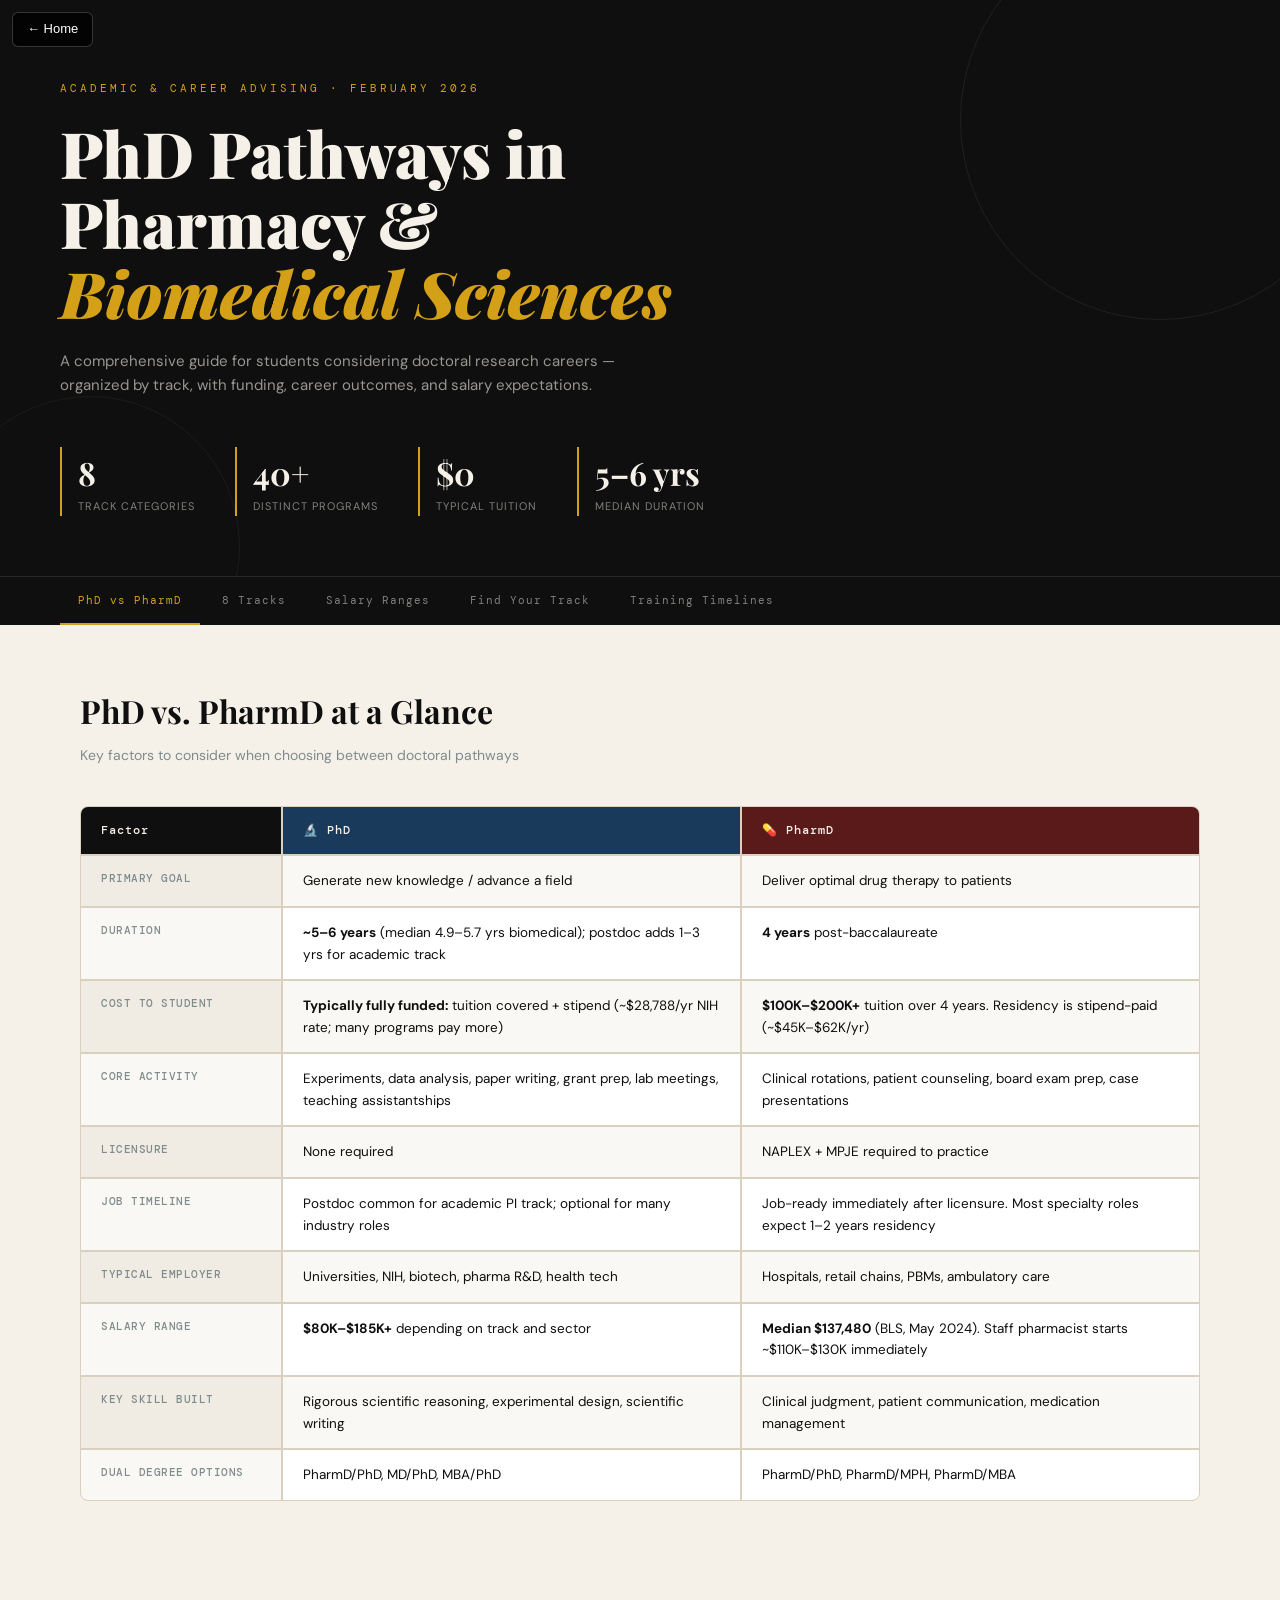
<file: 10D_PharmD_PhD_Pathways.html>
<!DOCTYPE html>
<html lang="en">
<head>
<meta charset="UTF-8">
<meta name="viewport" content="width=device-width, initial-scale=1.0">
<title>PhD Pathways in Pharmacy & Biomedical Sciences</title>
<link rel="stylesheet" href="shared.css">
<style>
  :root {
    --ink: #0f0f0f;
    --cream: #f5f0e8;
    --rust: #c0392b;
    --gold: #d4a017;
    --slate: #2c3e50;
    --muted: #7f8c8d;
    --light-bg: #faf8f4;
    --border: #d9d0c0;
    --track1: #1a5276;
    --track2: #7b241c;
    --track3: #1e8449;
    --track4: #784212;
    --track5: #6c3483;
    --track6: #1a5276;
    --track7: #0e6655;
    --track8: #154360;
  }

  * { box-sizing: border-box; margin: 0; padding: 0; }

  body {
    background: var(--cream);
    color: var(--ink);
    font-family: 'DM Sans', sans-serif;
    line-height: 1.6;
  }

  /* ── HERO ── */
  .hero {
    background: var(--ink);
    color: var(--cream);
    padding: 80px 60px 60px;
    position: relative;
    overflow: hidden;
  }
  .hero::before {
    content: '';
    position: absolute;
    top: -80px; right: -80px;
    width: 400px; height: 400px;
    border: 1px solid rgba(255,255,255,0.07);
    border-radius: 50%;
  }
  .hero::after {
    content: '';
    position: absolute;
    bottom: -120px; left: -60px;
    width: 300px; height: 300px;
    border: 1px solid rgba(255,255,255,0.05);
    border-radius: 50%;
  }
  .hero-label {
    font-family: 'DM Mono', monospace;
    font-size: 11px;
    letter-spacing: 3px;
    text-transform: uppercase;
    color: var(--gold);
    margin-bottom: 20px;
  }
  .hero h1 {
    font-family: 'Playfair Display', serif;
    font-size: clamp(36px, 5vw, 64px);
    font-weight: 900;
    line-height: 1.1;
    max-width: 700px;
  }
  .hero h1 em {
    font-style: italic;
    color: var(--gold);
  }
  .hero-sub {
    margin-top: 20px;
    font-size: 15px;
    color: rgba(245,240,232,0.6);
    max-width: 600px;
  }
  .hero-stats {
    display: flex;
    gap: 40px;
    margin-top: 50px;
    flex-wrap: wrap;
  }
  .stat {
    border-left: 2px solid var(--gold);
    padding-left: 16px;
  }
  .stat-num {
    font-family: 'Playfair Display', serif;
    font-size: 32px;
    font-weight: 700;
    color: var(--cream);
  }
  .stat-label {
    font-size: 11px;
    letter-spacing: 1px;
    color: rgba(245,240,232,0.5);
    text-transform: uppercase;
  }

  /* ── NAV ── */
  nav {
    background: var(--ink);
    border-top: 1px solid rgba(255,255,255,0.1);
    padding: 0 60px;
    display: flex;
    gap: 4px;
    overflow-x: auto;
    scrollbar-width: none;
    position: sticky;
    top: 0;
    z-index: 100;
  }
  nav::-webkit-scrollbar { display: none; }
  nav button {
    background: none;
    border: none;
    color: rgba(245,240,232,0.5);
    padding: 16px 18px;
    font-family: 'DM Mono', monospace;
    font-size: 11px;
    letter-spacing: 1px;
    cursor: pointer;
    white-space: nowrap;
    border-bottom: 2px solid transparent;
    transition: all 0.2s;
  }
  nav button:hover { color: var(--cream); }
  nav button.active {
    color: var(--gold);
    border-bottom-color: var(--gold);
  }

  /* ── MAIN ── */
  main {
    max-width: 1200px;
    margin: 0 auto;
    padding: 60px 40px;
  }

  .section { display: none; }
  .section.active { display: block; }

  /* ── COMPARE TABLE ── */
  .compare-intro {
    font-family: 'Playfair Display', serif;
    font-size: 32px;
    font-weight: 700;
    margin-bottom: 8px;
  }
  .compare-intro-sub {
    color: var(--muted);
    font-size: 14px;
    margin-bottom: 40px;
  }

  .compare-grid {
    display: grid;
    grid-template-columns: 200px 1fr 1fr;
    gap: 2px;
    background: var(--border);
    border: 1px solid var(--border);
    border-radius: 8px;
    overflow: hidden;
    margin-bottom: 60px;
  }
  .cg-header {
    background: var(--ink);
    color: var(--cream);
    padding: 14px 20px;
    font-family: 'DM Mono', monospace;
    font-size: 12px;
    letter-spacing: 1px;
    font-weight: 500;
  }
  .cg-header.phd { background: #1a3a5c; }
  .cg-header.pharmd { background: #5a1a1a; }
  .cg-cell {
    background: white;
    padding: 14px 20px;
    font-size: 13.5px;
    vertical-align: top;
  }
  .cg-cell.label {
    background: var(--light-bg);
    font-family: 'DM Mono', monospace;
    font-size: 11px;
    letter-spacing: 0.5px;
    color: var(--muted);
    text-transform: uppercase;
    font-weight: 500;
  }
  .cg-cell strong { color: var(--ink); }
  .cg-row:nth-child(even) .cg-cell { background: #faf8f5; }
  .cg-row:nth-child(even) .cg-cell.label { background: #f0ece4; }

  /* ── TRACKS ── */
  .tracks-intro {
    font-family: 'Playfair Display', serif;
    font-size: 32px;
    margin-bottom: 8px;
  }
  .tracks-intro-sub {
    color: var(--muted);
    font-size: 14px;
    margin-bottom: 40px;
  }

  .track-card {
    border: 1px solid var(--border);
    border-radius: 10px;
    overflow: hidden;
    margin-bottom: 32px;
    background: white;
    box-shadow: 0 2px 8px rgba(0,0,0,0.04);
  }
  .track-header {
    display: flex;
    align-items: center;
    gap: 20px;
    padding: 24px 28px;
    cursor: pointer;
    user-select: none;
    border-bottom: 1px solid transparent;
    transition: background 0.15s;
  }
  .track-header:hover { background: var(--light-bg); }
  .track-num {
    font-family: 'Playfair Display', serif;
    font-size: 48px;
    font-weight: 900;
    opacity: 0.08;
    line-height: 1;
    min-width: 56px;
  }
  .track-info { flex: 1; }
  .track-name {
    font-family: 'Playfair Display', serif;
    font-size: 22px;
    font-weight: 700;
  }
  .track-desc { font-size: 13px; color: var(--muted); margin-top: 4px; }
  .track-toggle {
    font-family: 'DM Mono', monospace;
    font-size: 18px;
    color: var(--muted);
    transition: transform 0.25s;
  }
  .track-card.open .track-toggle { transform: rotate(45deg); }
  .track-card.open .track-header { border-bottom-color: var(--border); }

  .track-body { display: none; padding: 28px; }
  .track-card.open .track-body { display: block; }

  .prereqs {
    background: var(--light-bg);
    border-left: 3px solid var(--gold);
    padding: 12px 16px;
    font-size: 13px;
    color: #555;
    margin-bottom: 24px;
    border-radius: 0 4px 4px 0;
  }
  .prereqs strong { color: var(--ink); }

  .programs-grid {
    display: grid;
    grid-template-columns: repeat(auto-fill, minmax(280px, 1fr));
    gap: 16px;
  }
  .program-card {
    border: 1px solid var(--border);
    border-radius: 8px;
    padding: 18px;
    background: var(--light-bg);
    transition: box-shadow 0.2s, transform 0.2s;
  }
  .program-card:hover {
    box-shadow: 0 4px 16px rgba(0,0,0,0.08);
    transform: translateY(-2px);
  }
  .program-name {
    font-weight: 600;
    font-size: 14px;
    margin-bottom: 10px;
    color: var(--ink);
  }
  .program-meta {
    display: flex;
    flex-wrap: wrap;
    gap: 6px;
    margin-bottom: 10px;
  }
  .tag {
    font-family: 'DM Mono', monospace;
    font-size: 10px;
    padding: 3px 8px;
    border-radius: 3px;
    letter-spacing: 0.5px;
  }
  .tag-dur { background: #e8f0fe; color: #2a5db0; }
  .tag-fund { background: #e6f4ea; color: #2e7d32; }
  .salary {
    font-family: 'Playfair Display', serif;
    font-size: 20px;
    font-weight: 700;
    color: var(--ink);
  }
  .salary-label { font-size: 11px; color: var(--muted); margin-top: 2px; }
  .program-focus { font-size: 12px; color: #555; margin-top: 10px; font-style: italic; }
  .program-careers {
    margin-top: 8px;
    font-size: 12px;
    color: var(--muted);
  }
  .program-careers span {
    display: inline-block;
    background: white;
    border: 1px solid var(--border);
    border-radius: 3px;
    padding: 2px 6px;
    margin: 2px 2px 0 0;
    font-size: 11px;
  }

  /* ── SALARY CHART ── */
  .salary-section { margin-bottom: 60px; }
  .salary-section h2 {
    font-family: 'Playfair Display', serif;
    font-size: 32px;
    margin-bottom: 8px;
  }
  .salary-section .sub { color: var(--muted); font-size: 14px; margin-bottom: 40px; }

  .salary-chart { display: flex; flex-direction: column; gap: 10px; }
  .salary-row {
    display: grid;
    grid-template-columns: 220px 1fr 100px;
    align-items: center;
    gap: 16px;
  }
  .salary-row-name { font-size: 13px; font-weight: 500; }
  .salary-bar-wrap { height: 28px; background: var(--border); border-radius: 4px; overflow: hidden; position: relative; }
  .salary-bar {
    height: 100%;
    border-radius: 4px;
    position: relative;
    transition: width 0.8s cubic-bezier(0.4,0,0.2,1);
  }
  .salary-bar .bar-lo {
    position: absolute;
    left: 0; top: 0; bottom: 0;
    border-radius: 4px;
    opacity: 0.35;
  }
  .salary-bar .bar-hi {
    position: absolute;
    left: 0; top: 0; bottom: 0;
    border-radius: 4px;
  }
  .salary-range-label {
    font-family: 'DM Mono', monospace;
    font-size: 11px;
    color: var(--muted);
    white-space: nowrap;
  }
  .salary-chart-header {
    display: grid;
    grid-template-columns: 220px 1fr 100px;
    gap: 16px;
    margin-bottom: 6px;
    font-family: 'DM Mono', monospace;
    font-size: 10px;
    letter-spacing: 1px;
    color: var(--muted);
    text-transform: uppercase;
  }
  .axis-labels {
    display: flex;
    justify-content: space-between;
    font-family: 'DM Mono', monospace;
    font-size: 10px;
    color: var(--muted);
    margin: 4px 0 20px;
    padding: 0;
    grid-column: 2;
  }

  /* ── DECISION GUIDE ── */
  .decision-title {
    font-family: 'Playfair Display', serif;
    font-size: 32px;
    margin-bottom: 8px;
  }
  .decision-sub { color: var(--muted); font-size: 14px; margin-bottom: 40px; }

  .decision-grid {
    display: grid;
    grid-template-columns: 1fr 1fr;
    gap: 16px;
  }
  @media (max-width: 680px) { .decision-grid { grid-template-columns: 1fr; } }
  .decision-card {
    border: 1px solid var(--border);
    border-radius: 10px;
    padding: 24px;
    background: white;
    position: relative;
    overflow: hidden;
    transition: box-shadow 0.2s;
  }
  .decision-card:hover { box-shadow: 0 6px 20px rgba(0,0,0,0.08); }
  .decision-card::before {
    content: '?';
    position: absolute;
    top: -16px; right: 16px;
    font-family: 'Playfair Display', serif;
    font-size: 80px;
    font-weight: 900;
    opacity: 0.04;
    line-height: 1;
  }
  .decision-q {
    font-style: italic;
    font-size: 15px;
    color: var(--slate);
    margin-bottom: 14px;
    font-family: 'Playfair Display', serif;
  }
  .decision-a {
    font-size: 13px;
    color: #444;
  }
  .decision-tracks {
    display: flex;
    flex-wrap: wrap;
    gap: 6px;
    margin-top: 12px;
  }
  .decision-track-tag {
    font-family: 'DM Mono', monospace;
    font-size: 10px;
    padding: 3px 8px;
    border-radius: 3px;
    background: var(--ink);
    color: var(--cream);
    letter-spacing: 0.5px;
  }
  .decision-jobs {
    margin-top: 10px;
    font-size: 12px;
    color: var(--muted);
    font-style: italic;
  }

  /* ── POSTDOC SECTION ── */
  .postdoc-title {
    font-family: 'Playfair Display', serif;
    font-size: 32px;
    margin-bottom: 8px;
  }
  .postdoc-sub { color: var(--muted); font-size: 14px; margin-bottom: 40px; }

  .postdoc-grid {
    display: grid;
    grid-template-columns: 1fr 1fr;
    gap: 24px;
    margin-bottom: 32px;
  }
  @media (max-width: 680px) { .postdoc-grid { grid-template-columns: 1fr; } }
  .postdoc-col {
    border-radius: 10px;
    padding: 28px;
    color: var(--cream);
  }
  .postdoc-col.phd { background: #1a3a5c; }
  .postdoc-col.pharmd { background: #5a1a1a; }
  .postdoc-col h3 {
    font-family: 'Playfair Display', serif;
    font-size: 20px;
    margin-bottom: 20px;
    opacity: 0.9;
  }
  .postdoc-row {
    display: flex;
    justify-content: space-between;
    border-bottom: 1px solid rgba(255,255,255,0.1);
    padding: 10px 0;
    font-size: 13px;
  }
  .postdoc-row:last-child { border-bottom: none; }
  .postdoc-row .key { opacity: 0.6; font-size: 11px; font-family: 'DM Mono', monospace; text-transform: uppercase; letter-spacing: 0.5px; }
  .postdoc-row .val { font-weight: 500; text-align: right; max-width: 60%; }

  .bottom-line {
    background: var(--ink);
    color: var(--cream);
    border-radius: 10px;
    padding: 28px 32px;
    font-size: 14.5px;
    line-height: 1.8;
  }
  .bottom-line h3 {
    font-family: 'Playfair Display', serif;
    font-size: 20px;
    color: var(--gold);
    margin-bottom: 12px;
  }

  /* ── UTILITIES ── */
  .section-divider {
    border: none;
    border-top: 1px solid var(--border);
    margin: 48px 0;
  }

  @media (max-width: 768px) {
    .hero { padding: 50px 24px 40px; }
    nav { padding: 0 16px; }
    main { padding: 40px 20px; }
    .compare-grid { grid-template-columns: 1fr; }
    .cg-header, .cg-cell { display: block; }
    .compare-grid { display: block; }
  }

  /* ── ANIMATED ENTRY ── */
  .fade-in {
    animation: fadeIn 0.5s ease forwards;
  }
  @keyframes fadeIn {
    from { opacity: 0; transform: translateY(12px); }
    to { opacity: 1; transform: translateY(0); }
  }
</style>
</head>
<body>
<a href="index.html" style="position:fixed;top:12px;left:12px;z-index:9999;background:rgba(0,0,0,0.75);color:#fff;padding:6px 14px;border-radius:6px;font-size:13px;text-decoration:none;font-family:sans-serif;border:1px solid rgba(255,255,255,0.2);backdrop-filter:blur(4px);">← Home</a>

<div class="hero">
  <div class="hero-label">Academic & Career Advising · February 2026</div>
  <h1>PhD Pathways in Pharmacy & <em>Biomedical Sciences</em></h1>
  <p class="hero-sub">A comprehensive guide for students considering doctoral research careers — organized by track, with funding, career outcomes, and salary expectations.</p>
  <div class="hero-stats">
    <div class="stat"><div class="stat-num">8</div><div class="stat-label">Track Categories</div></div>
    <div class="stat"><div class="stat-num">40+</div><div class="stat-label">Distinct Programs</div></div>
    <div class="stat"><div class="stat-num">$0</div><div class="stat-label">Typical Tuition</div></div>
    <div class="stat"><div class="stat-num">5–6 yrs</div><div class="stat-label">Median Duration</div></div>
  </div>
</div>

<nav>
  <button class="active" onclick="showSection('compare')">PhD vs PharmD</button>
  <button onclick="showSection('tracks')">8 Tracks</button>
  <button onclick="showSection('salaries')">Salary Ranges</button>
  <button onclick="showSection('decision')">Find Your Track</button>
  <button onclick="showSection('postdoc')">Training Timelines</button>
</nav>

<main>

<!-- ── SECTION: COMPARE ── -->
<div class="section active fade-in" id="sec-compare">
  <div class="compare-intro">PhD vs. PharmD at a Glance</div>
  <div class="compare-intro-sub">Key factors to consider when choosing between doctoral pathways</div>

  <div class="compare-grid">
    <div class="cg-header">Factor</div>
    <div class="cg-header phd">🔬 PhD</div>
    <div class="cg-header pharmd">💊 PharmD</div>

    <div class="cg-row" style="display:contents">
      <div class="cg-cell label">Primary Goal</div>
      <div class="cg-cell">Generate new knowledge / advance a field</div>
      <div class="cg-cell">Deliver optimal drug therapy to patients</div>
    </div>
    <div class="cg-row" style="display:contents">
      <div class="cg-cell label">Duration</div>
      <div class="cg-cell"><strong>~5–6 years</strong> (median 4.9–5.7 yrs biomedical); postdoc adds 1–3 yrs for academic track</div>
      <div class="cg-cell"><strong>4 years</strong> post-baccalaureate</div>
    </div>
    <div class="cg-row" style="display:contents">
      <div class="cg-cell label">Cost to Student</div>
      <div class="cg-cell"><strong>Typically fully funded:</strong> tuition covered + stipend (~$28,788/yr NIH rate; many programs pay more)</div>
      <div class="cg-cell"><strong>$100K–$200K+</strong> tuition over 4 years. Residency is stipend-paid (~$45K–$62K/yr)</div>
    </div>
    <div class="cg-row" style="display:contents">
      <div class="cg-cell label">Core Activity</div>
      <div class="cg-cell">Experiments, data analysis, paper writing, grant prep, lab meetings, teaching assistantships</div>
      <div class="cg-cell">Clinical rotations, patient counseling, board exam prep, case presentations</div>
    </div>
    <div class="cg-row" style="display:contents">
      <div class="cg-cell label">Licensure</div>
      <div class="cg-cell">None required</div>
      <div class="cg-cell">NAPLEX + MPJE required to practice</div>
    </div>
    <div class="cg-row" style="display:contents">
      <div class="cg-cell label">Job Timeline</div>
      <div class="cg-cell">Postdoc common for academic PI track; optional for many industry roles</div>
      <div class="cg-cell">Job-ready immediately after licensure. Most specialty roles expect 1–2 years residency</div>
    </div>
    <div class="cg-row" style="display:contents">
      <div class="cg-cell label">Typical Employer</div>
      <div class="cg-cell">Universities, NIH, biotech, pharma R&D, health tech</div>
      <div class="cg-cell">Hospitals, retail chains, PBMs, ambulatory care</div>
    </div>
    <div class="cg-row" style="display:contents">
      <div class="cg-cell label">Salary Range</div>
      <div class="cg-cell"><strong>$80K–$185K+</strong> depending on track and sector</div>
      <div class="cg-cell"><strong>Median $137,480</strong> (BLS, May 2024). Staff pharmacist starts ~$110K–$130K immediately</div>
    </div>
    <div class="cg-row" style="display:contents">
      <div class="cg-cell label">Key Skill Built</div>
      <div class="cg-cell">Rigorous scientific reasoning, experimental design, scientific writing</div>
      <div class="cg-cell">Clinical judgment, patient communication, medication management</div>
    </div>
    <div class="cg-row" style="display:contents">
      <div class="cg-cell label">Dual Degree Options</div>
      <div class="cg-cell">PharmD/PhD, MD/PhD, MBA/PhD</div>
      <div class="cg-cell">PharmD/PhD, PharmD/MPH, PharmD/MBA</div>
    </div>
  </div>
</div>

<!-- ── SECTION: TRACKS ── -->
<div class="section fade-in" id="sec-tracks">
  <div class="tracks-intro">The 8 PhD Track Categories</div>
  <div class="tracks-intro-sub">Click any track to explore its programs, salaries, and career outcomes</div>

  <!-- Track 1 -->
  <div class="track-card" style="border-top: 3px solid var(--track1)">
    <div class="track-header" onclick="toggleTrack(this)">
      <div class="track-num" style="color:var(--track1)">01</div>
      <div class="track-info">
        <div class="track-name">Pharmaceutical Sciences</div>
        <div class="track-desc">Drug discovery, design, formulation, and development — the most direct PhD parallel to the PharmD</div>
      </div>
      <div class="track-toggle">+</div>
    </div>
    <div class="track-body">
      <div class="prereqs"><strong>Prerequisites:</strong> Strong foundation in organic chemistry and biochemistry; physical chemistry and calculus helpful; lab research experience strongly preferred.</div>
      <div class="programs-grid">
        <div class="program-card">
          <div class="program-name">Pharmaceutical Sciences (general)</div>
          <div class="program-meta">
            <span class="tag tag-dur">4–6 yrs</span>
            <span class="tag tag-fund">Fully Funded</span>
          </div>
          <div class="salary">$90K–$140K</div>
          <div class="salary-label">avg. salary range</div>
          <div class="program-focus">Broad drug development pipeline</div>
          <div class="program-careers"><span>Academia</span><span>Pharma R&D</span><span>FDA</span><span>Biotech</span></div>
        </div>
        <div class="program-card">
          <div class="program-name">Pharmacokinetics & Pharmacodynamics (PK/PD)</div>
          <div class="program-meta">
            <span class="tag tag-dur">4–5 yrs</span>
            <span class="tag tag-fund">Fully Funded</span>
          </div>
          <div class="salary">$95K–$150K</div>
          <div class="salary-label">avg. salary range</div>
          <div class="program-focus">Drug absorption, distribution, metabolism, excretion; dose optimization</div>
          <div class="program-careers"><span>Clinical Pharmacology</span><span>CROs</span><span>Pharma</span></div>
        </div>
        <div class="program-card">
          <div class="program-name">Drug Delivery & Formulation</div>
          <div class="program-meta">
            <span class="tag tag-dur">4–6 yrs</span>
            <span class="tag tag-fund">Fully Funded</span>
          </div>
          <div class="salary">$90K–$145K</div>
          <div class="salary-label">avg. salary range</div>
          <div class="program-focus">Nanoparticles, liposomes, controlled-release systems, biologics delivery</div>
          <div class="program-careers"><span>Formulation Scientist</span><span>Biotech</span><span>Academia</span></div>
        </div>
        <div class="program-card">
          <div class="program-name">Pharmaceutical / Medicinal Chemistry</div>
          <div class="program-meta">
            <span class="tag tag-dur">4–6 yrs</span>
            <span class="tag tag-fund">Fully Funded</span>
          </div>
          <div class="salary">$90K–$135K</div>
          <div class="salary-label">avg. salary range</div>
          <div class="program-focus">Synthesis and structure-activity relationships of drug molecules</div>
          <div class="program-careers"><span>Drug Design</span><span>CROs</span><span>FDA</span></div>
        </div>
        <div class="program-card">
          <div class="program-name">Biopharmaceutics</div>
          <div class="program-meta">
            <span class="tag tag-dur">4–5 yrs</span>
            <span class="tag tag-fund">Fully Funded</span>
          </div>
          <div class="salary">$85K–$130K</div>
          <div class="salary-label">avg. salary range</div>
          <div class="program-focus">Drug absorption and bioavailability; in vitro–in vivo correlation</div>
          <div class="program-careers"><span>Regulatory Science</span><span>Generic Drug</span></div>
        </div>
        <div class="program-card">
          <div class="program-name">Pharmaceutical Nanotechnology</div>
          <div class="program-meta">
            <span class="tag tag-dur">4–6 yrs</span>
            <span class="tag tag-fund">Fully Funded</span>
          </div>
          <div class="salary">$90K–$145K</div>
          <div class="salary-label">avg. salary range</div>
          <div class="program-focus">Nanoscale drug carriers, targeted delivery, theranostics</div>
          <div class="program-careers"><span>Biotech R&D</span><span>Medical Devices</span></div>
        </div>
      </div>
    </div>
  </div>

  <!-- Track 2 -->
  <div class="track-card" style="border-top: 3px solid var(--track2)">
    <div class="track-header" onclick="toggleTrack(this)">
      <div class="track-num" style="color:var(--track2)">02</div>
      <div class="track-info">
        <div class="track-name">Pharmacology & Toxicology</div>
        <div class="track-desc">How drugs interact with biological systems; harmful effects of chemicals — wide industry demand</div>
      </div>
      <div class="track-toggle">+</div>
    </div>
    <div class="track-body">
      <div class="prereqs"><strong>Prerequisites:</strong> Biology, chemistry (general and organic), and biochemistry; cell biology and physiology coursework; prior undergraduate research experience highly valued.</div>
      <div class="programs-grid">
        <div class="program-card">
          <div class="program-name">Pharmacology</div>
          <div class="program-meta"><span class="tag tag-dur">4–6 yrs</span><span class="tag tag-fund">Fully Funded</span></div>
          <div class="salary">$85K–$130K</div><div class="salary-label">avg. salary range</div>
          <div class="program-focus">Receptor biology, signal transduction, drug mechanisms of action</div>
          <div class="program-careers"><span>Academia</span><span>NIH</span><span>Pharma R&D</span></div>
        </div>
        <div class="program-card">
          <div class="program-name">Toxicology</div>
          <div class="program-meta"><span class="tag tag-dur">4–6 yrs</span><span class="tag tag-fund">Fully Funded</span></div>
          <div class="salary">$85K–$140K</div><div class="salary-label">avg. salary range</div>
          <div class="program-focus">Dose-response, organ toxicity, chemical risk assessment</div>
          <div class="program-careers"><span>EPA</span><span>FDA</span><span>Industry Safety</span></div>
        </div>
        <div class="program-card">
          <div class="program-name">Molecular Pharmacology</div>
          <div class="program-meta"><span class="tag tag-dur">4–6 yrs</span><span class="tag tag-fund">Fully Funded</span></div>
          <div class="salary">$90K–$140K</div><div class="salary-label">avg. salary range</div>
          <div class="program-focus">Molecular targets, gene expression changes, CRISPR drug screens</div>
          <div class="program-careers"><span>Biotech</span><span>Gene Therapy</span><span>Academia</span></div>
        </div>
        <div class="program-card">
          <div class="program-name">Neuropharmacology</div>
          <div class="program-meta"><span class="tag tag-dur">4–6 yrs</span><span class="tag tag-fund">Fully Funded</span></div>
          <div class="salary">$90K–$145K</div><div class="salary-label">avg. salary range</div>
          <div class="program-focus">CNS drug targets, neurological/psychiatric disease mechanisms</div>
          <div class="program-careers"><span>CNS Pharma</span><span>Academic Neuroscience</span></div>
        </div>
        <div class="program-card">
          <div class="program-name">Cardiovascular Pharmacology</div>
          <div class="program-meta"><span class="tag tag-dur">4–6 yrs</span><span class="tag tag-fund">Fully Funded</span></div>
          <div class="salary">$85K–$135K</div><div class="salary-label">avg. salary range</div>
          <div class="program-focus">Cardiac ion channels, anti-hypertensives, antithrombotics</div>
          <div class="program-careers"><span>Cardiovascular Pharma</span><span>Clinical Pharmacology</span></div>
        </div>
        <div class="program-card">
          <div class="program-name">Immunopharmacology</div>
          <div class="program-meta"><span class="tag tag-dur">4–6 yrs</span><span class="tag tag-fund">Fully Funded</span></div>
          <div class="salary">$90K–$145K</div><div class="salary-label">avg. salary range</div>
          <div class="program-focus">Immunomodulators, biologics, autoimmune drug targets</div>
          <div class="program-careers"><span>Immunology Biotech</span><span>mAb Development</span></div>
        </div>
        <div class="program-card">
          <div class="program-name">Environmental Toxicology</div>
          <div class="program-meta"><span class="tag tag-dur">4–6 yrs</span><span class="tag tag-fund">Fully Funded</span></div>
          <div class="salary">$75K–$120K</div><div class="salary-label">avg. salary range</div>
          <div class="program-focus">Heavy metals, pesticides, endocrine disruptors in ecosystems</div>
          <div class="program-careers"><span>EPA</span><span>Environmental Consulting</span></div>
        </div>
      </div>
    </div>
  </div>

  <!-- Track 3 -->
  <div class="track-card" style="border-top: 3px solid var(--track3)">
    <div class="track-header" onclick="toggleTrack(this)">
      <div class="track-num" style="color:var(--track3)">03</div>
      <div class="track-info">
        <div class="track-name">Genomics, Genetics & Precision Medicine</div>
        <div class="track-desc">Rapidly expanding — molecular biology meets computational science and clinical pharmacology</div>
      </div>
      <div class="track-toggle">+</div>
    </div>
    <div class="track-body">
      <div class="prereqs"><strong>Prerequisites:</strong> Genetics, molecular biology, and cell biology core courses; statistics or biostatistics recommended; programming experience (Python/R) increasingly expected for bioinformatics tracks.</div>
      <div class="programs-grid">
        <div class="program-card">
          <div class="program-name">Pharmacogenomics</div>
          <div class="program-meta"><span class="tag tag-dur">4–5 yrs</span><span class="tag tag-fund">Fully Funded</span></div>
          <div class="salary">$95K–$150K</div><div class="salary-label">avg. salary range</div>
          <div class="program-focus">Genetic variants affecting drug response, adverse effects, dosing</div>
          <div class="program-careers"><span>Clinical Genomics</span><span>Pharma</span><span>Academic Medical Centers</span></div>
        </div>
        <div class="program-card">
          <div class="program-name">Human Genetics & Genomics</div>
          <div class="program-meta"><span class="tag tag-dur">4–6 yrs</span><span class="tag tag-fund">Fully Funded</span></div>
          <div class="salary">$95K–$155K</div><div class="salary-label">avg. salary range</div>
          <div class="program-focus">Disease-linked variants, GWAS, population genetics</div>
          <div class="program-careers"><span>Genomics Companies</span><span>Biobanks</span><span>NIH</span></div>
        </div>
        <div class="program-card">
          <div class="program-name">Computational Biology / Bioinformatics</div>
          <div class="program-meta"><span class="tag tag-dur">4–6 yrs</span><span class="tag tag-fund">Fully Funded</span></div>
          <div class="salary" style="font-size:17px">$110K–$175K</div><div class="salary-label">avg. salary range</div>
          <div class="program-focus">Algorithm development, multi-omics, single-cell sequencing analysis</div>
          <div class="program-careers"><span>Health Tech</span><span>Pharma Data Science</span><span>Biotech</span></div>
        </div>
        <div class="program-card">
          <div class="program-name">Molecular & Cellular Biology</div>
          <div class="program-meta"><span class="tag tag-dur">4–6 yrs</span><span class="tag tag-fund">Fully Funded</span></div>
          <div class="salary">$80K–$130K</div><div class="salary-label">avg. salary range</div>
          <div class="program-focus">Gene regulation, cell signaling, protein biology</div>
          <div class="program-careers"><span>Academia</span><span>Biotech</span><span>NIH Intramural</span></div>
        </div>
        <div class="program-card">
          <div class="program-name">Epigenetics</div>
          <div class="program-meta"><span class="tag tag-dur">4–6 yrs</span><span class="tag tag-fund">Fully Funded</span></div>
          <div class="salary">$90K–$145K</div><div class="salary-label">avg. salary range</div>
          <div class="program-focus">DNA methylation, chromatin remodeling, gene expression control</div>
          <div class="program-careers"><span>Epigenetics Biotech</span><span>Cancer Research Centers</span></div>
        </div>
      </div>
    </div>
  </div>

  <!-- Track 4 -->
  <div class="track-card" style="border-top: 3px solid var(--track4)">
    <div class="track-header" onclick="toggleTrack(this)">
      <div class="track-num" style="color:var(--track4)">04</div>
      <div class="track-info">
        <div class="track-name">Clinical Pharmacy & Health Outcomes</div>
        <div class="track-desc">Bridges practice and research — evidence generation, health economics, and policy</div>
      </div>
      <div class="track-toggle">+</div>
    </div>
    <div class="track-body">
      <div class="prereqs"><strong>Prerequisites:</strong> PharmD, MS, or BS in pharmacy/health sciences preferred; epidemiology or statistics coursework valuable; prior clinical or research experience expected for shorter-track programs. Note: 3–5 yr durations typically assume prior clinical training.</div>
      <div class="programs-grid">
        <div class="program-card">
          <div class="program-name">Clinical Pharmacy / Clinical Pharmaceutical Sciences</div>
          <div class="program-meta"><span class="tag tag-dur">3–5 yrs</span><span class="tag tag-fund">Fully Funded</span></div>
          <div class="salary">$90K–$140K</div><div class="salary-label">avg. salary range</div>
          <div class="program-focus">Pragmatic clinical trials, drug utilization, patient-centered outcomes</div>
          <div class="program-careers"><span>Academic Medical Centers</span><span>VA</span><span>Health Systems Research</span></div>
        </div>
        <div class="program-card">
          <div class="program-name">Health Outcomes & Pharmacoeconomics</div>
          <div class="program-meta"><span class="tag tag-dur">3–5 yrs</span><span class="tag tag-fund">Fully Funded</span></div>
          <div class="salary">$100K–$160K</div><div class="salary-label">avg. salary range</div>
          <div class="program-focus">Cost-effectiveness, HEOR, real-world evidence, drug policy</div>
          <div class="program-careers"><span>Pharma HEOR</span><span>CMS</span><span>Insurance</span><span>Consulting</span></div>
        </div>
        <div class="program-card">
          <div class="program-name">Pharmaceutical Policy & Regulatory Science</div>
          <div class="program-meta"><span class="tag tag-dur">3–5 yrs</span><span class="tag tag-fund">Fully Funded</span></div>
          <div class="salary">$95K–$150K</div><div class="salary-label">avg. salary range</div>
          <div class="program-focus">FDA pathways, drug approval policy, global regulatory frameworks</div>
          <div class="program-careers"><span>FDA/EMA</span><span>Pharma Regulatory</span><span>Think Tanks</span></div>
        </div>
        <div class="program-card">
          <div class="program-name">Translational Research / Drug Development</div>
          <div class="program-meta"><span class="tag tag-dur">4–6 yrs</span><span class="tag tag-fund">Fully Funded</span></div>
          <div class="salary">$95K–$155K</div><div class="salary-label">avg. salary range</div>
          <div class="program-focus">Bench-to-bedside science, IND applications, Phase I/II trial design</div>
          <div class="program-careers"><span>Academic Med Centers</span><span>Biotech</span><span>CROs</span><span>NCI</span></div>
        </div>
        <div class="program-card">
          <div class="program-name">Implementation Science</div>
          <div class="program-meta"><span class="tag tag-dur">3–5 yrs</span><span class="tag tag-fund">Fully Funded</span></div>
          <div class="salary">$85K–$130K</div><div class="salary-label">avg. salary range</div>
          <div class="program-focus">Closing evidence-to-practice gaps, guideline adoption</div>
          <div class="program-careers"><span>AHRQ</span><span>VA</span><span>Academic Health Systems</span><span>CDC</span></div>
        </div>
      </div>
    </div>
  </div>

  <!-- Track 5 -->
  <div class="track-card" style="border-top: 3px solid var(--track5)">
    <div class="track-header" onclick="toggleTrack(this)">
      <div class="track-num" style="color:var(--track5)">05</div>
      <div class="track-info">
        <div class="track-name">Public Health, Epidemiology & Biostatistics</div>
        <div class="track-desc">Population-level programs — drug safety at scale, pandemic prep, quantitative methods</div>
      </div>
      <div class="track-toggle">+</div>
    </div>
    <div class="track-body">
      <div class="prereqs"><strong>Prerequisites:</strong> Biology or health sciences background; statistics or calculus required for epidemiology; calculus, linear algebra, and probability/statistics required for Biostatistics; public health or research experience valued.</div>
      <div class="programs-grid">
        <div class="program-card">
          <div class="program-name">Epidemiology</div>
          <div class="program-meta"><span class="tag tag-dur">4–5 yrs</span><span class="tag tag-fund">Fully Funded</span></div>
          <div class="salary">$85K–$135K</div><div class="salary-label">avg. salary range</div>
          <div class="program-focus">Disease causation, pharmacoepidemiology, observational study design</div>
          <div class="program-careers"><span>CDC</span><span>WHO</span><span>NIH</span><span>Academic Epi Depts.</span></div>
        </div>
        <div class="program-card">
          <div class="program-name">Pharmacoepidemiology</div>
          <div class="program-meta"><span class="tag tag-dur">4–5 yrs</span><span class="tag tag-fund">Fully Funded</span></div>
          <div class="salary">$95K–$150K</div><div class="salary-label">avg. salary range</div>
          <div class="program-focus">Drug safety surveillance, EHR-based studies, adverse event signals</div>
          <div class="program-careers"><span>FDA</span><span>Pharma Drug Safety</span><span>Health Insurers</span><span>AHRQ</span></div>
        </div>
        <div class="program-card">
          <div class="program-name">Biostatistics</div>
          <div class="program-meta"><span class="tag tag-dur">4–5 yrs</span><span class="tag tag-fund">Fully Funded</span></div>
          <div class="salary" style="font-size:17px">$110K–$175K</div><div class="salary-label">avg. salary range</div>
          <div class="program-focus">Clinical trial design, adaptive trials, causal inference, Bayesian methods</div>
          <div class="program-careers"><span>Pharma Stats Teams</span><span>FDA</span><span>Academia</span><span>CROs</span></div>
        </div>
        <div class="program-card">
          <div class="program-name">Health Policy & Management</div>
          <div class="program-meta"><span class="tag tag-dur">4–5 yrs</span><span class="tag tag-fund">Fully Funded</span></div>
          <div class="salary">$90K–$145K</div><div class="salary-label">avg. salary range</div>
          <div class="program-focus">Drug coverage policy, formulary design, access and equity</div>
          <div class="program-careers"><span>Policy Think Tanks</span><span>CMS</span><span>State Health Depts.</span></div>
        </div>
        <div class="program-card">
          <div class="program-name">Global Health / International Health</div>
          <div class="program-meta"><span class="tag tag-dur">4–5 yrs</span><span class="tag tag-fund">Fully Funded</span></div>
          <div class="salary">$75K–$125K</div><div class="salary-label">avg. salary range</div>
          <div class="program-focus">Access to medicines in LMICs, neglected tropical diseases, supply chains</div>
          <div class="program-careers"><span>WHO</span><span>Gates Foundation</span><span>USAID</span></div>
        </div>
      </div>
    </div>
  </div>

  <!-- Track 6 -->
  <div class="track-card" style="border-top: 3px solid var(--track6)">
    <div class="track-header" onclick="toggleTrack(this)">
      <div class="track-num" style="color:var(--track6)">06</div>
      <div class="track-info">
        <div class="track-name">Biomedical Sciences & Basic Research</div>
        <div class="track-desc">Broad umbrella programs — lab rotation-based, cross-disciplinary, highly versatile researchers</div>
      </div>
      <div class="track-toggle">+</div>
    </div>
    <div class="track-body">
      <div class="prereqs"><strong>Prerequisites:</strong> Biology, chemistry, biochemistry, and cell biology core courses; GRE scores may be required; meaningful undergraduate research experience is the single most important factor for admission.</div>
      <div class="programs-grid">
        <div class="program-card">
          <div class="program-name">Biomedical Sciences (umbrella)</div>
          <div class="program-meta"><span class="tag tag-dur">5–7 yrs</span><span class="tag tag-fund">Fully Funded</span></div>
          <div class="salary">$80K–$130K</div><div class="salary-label">avg. salary range</div>
          <div class="program-focus">Rotation-based; biochemistry, cell bio, immunology, microbiology</div>
          <div class="program-careers"><span>Academia</span><span>Biotechnology</span><span>NIH Intramural</span><span>Consulting</span></div>
        </div>
        <div class="program-card">
          <div class="program-name">Biochemistry & Structural Biology</div>
          <div class="program-meta"><span class="tag tag-dur">4–6 yrs</span><span class="tag tag-fund">Fully Funded</span></div>
          <div class="salary">$85K–$135K</div><div class="salary-label">avg. salary range</div>
          <div class="program-focus">Protein structure-function, enzyme mechanisms, cryo-EM, drug targets</div>
          <div class="program-careers"><span>Structure-guided Drug Design</span><span>Biotech</span></div>
        </div>
        <div class="program-card">
          <div class="program-name">Immunology</div>
          <div class="program-meta"><span class="tag tag-dur">4–6 yrs</span><span class="tag tag-fund">Fully Funded</span></div>
          <div class="salary">$90K–$150K</div><div class="salary-label">avg. salary range</div>
          <div class="program-focus">Innate/adaptive immunity, checkpoint therapy, mAb biology</div>
          <div class="program-careers"><span>Immunotherapy Biotech</span><span>Cancer Centers</span><span>Academia</span></div>
        </div>
        <div class="program-card">
          <div class="program-name">Cancer Biology (Oncology)</div>
          <div class="program-meta"><span class="tag tag-dur">4–6 yrs</span><span class="tag tag-fund">Fully Funded</span></div>
          <div class="salary">$90K–$150K</div><div class="salary-label">avg. salary range</div>
          <div class="program-focus">Tumor biology, oncogenes, targeted therapies, drug resistance</div>
          <div class="program-careers"><span>NCI</span><span>Cancer Biotech</span><span>Pharma Oncology</span></div>
        </div>
        <div class="program-card">
          <div class="program-name">Neuroscience</div>
          <div class="program-meta"><span class="tag tag-dur">5–7 yrs</span><span class="tag tag-fund">Fully Funded</span></div>
          <div class="salary">$85K–$140K</div><div class="salary-label">avg. salary range</div>
          <div class="program-focus">Neural circuits, synaptic pharmacology, neurodegenerative disease</div>
          <div class="program-careers"><span>CNS Pharma</span><span>Brain-Computer Interface</span><span>Academia</span></div>
        </div>
        <div class="program-card">
          <div class="program-name">Regenerative Medicine & Stem Cell Biology</div>
          <div class="program-meta"><span class="tag tag-dur">4–6 yrs</span><span class="tag tag-fund">Fully Funded</span></div>
          <div class="salary">$90K–$145K</div><div class="salary-label">avg. salary range</div>
          <div class="program-focus">iPSCs, organoids, cell therapy, tissue engineering</div>
          <div class="program-careers"><span>Cell Therapy Companies</span><span>Gene Editing Firms</span></div>
        </div>
      </div>
    </div>
  </div>

  <!-- Track 7 -->
  <div class="track-card" style="border-top: 3px solid var(--track7)">
    <div class="track-header" onclick="toggleTrack(this)">
      <div class="track-num" style="color:var(--track7)">07</div>
      <div class="track-info">
        <div class="track-name">Data Science, AI & Computational Drug Discovery</div>
        <div class="track-desc">Fastest-growing area — among the most highly recruited graduates in both tech and life sciences</div>
      </div>
      <div class="track-toggle">+</div>
    </div>
    <div class="track-body">
      <div class="prereqs"><strong>Prerequisites:</strong> Programming proficiency (Python and/or R essential); statistics and linear algebra required; biology or chemistry background needed; machine learning coursework advantageous.</div>
      <div class="programs-grid">
        <div class="program-card">
          <div class="program-name">Biomedical Informatics</div>
          <div class="program-meta"><span class="tag tag-dur">4–5 yrs</span><span class="tag tag-fund">Fully Funded</span></div>
          <div class="salary" style="font-size:17px">$110K–$170K</div><div class="salary-label">avg. salary range</div>
          <div class="program-focus">EHR analysis, NLP in clinical data, clinical decision support</div>
          <div class="program-careers"><span>Health Tech</span><span>Pharma Data Science</span><span>Health AI Startups</span></div>
        </div>
        <div class="program-card">
          <div class="program-name">Cheminformatics / Computational Chemistry</div>
          <div class="program-meta"><span class="tag tag-dur">4–5 yrs</span><span class="tag tag-fund">Fully Funded</span></div>
          <div class="salary" style="font-size:17px">$110K–$165K</div><div class="salary-label">avg. salary range</div>
          <div class="program-focus">Molecular docking, QSAR, generative drug design, virtual screening</div>
          <div class="program-careers"><span>AI Drug Design Startups</span><span>Pharma Computational Teams</span></div>
        </div>
        <div class="program-card">
          <div class="program-name">Systems Biology</div>
          <div class="program-meta"><span class="tag tag-dur">4–6 yrs</span><span class="tag tag-fund">Fully Funded</span></div>
          <div class="salary">$100K–$160K</div><div class="salary-label">avg. salary range</div>
          <div class="program-focus">Network models, multi-omics integration, drug target prediction</div>
          <div class="program-careers"><span>Systems Pharmacology</span><span>Biotech</span><span>Academic Consortia</span></div>
        </div>
        <div class="program-card" style="border: 2px solid var(--gold)">
          <div class="program-name">Machine Learning for Drug Discovery ⭐</div>
          <div class="program-meta"><span class="tag tag-dur">4–5 yrs</span><span class="tag tag-fund">Fully Funded</span></div>
          <div class="salary" style="font-size:17px; color: var(--rust)">$120K–$185K</div><div class="salary-label">highest salary track</div>
          <div class="program-focus">Deep learning for ADMET prediction, protein folding, hit generation</div>
          <div class="program-careers"><span>AI-driven Pharma/Biotech</span><span>Big Pharma Data Science</span></div>
        </div>
        <div class="program-card">
          <div class="program-name">Health Data Science</div>
          <div class="program-meta"><span class="tag tag-dur">3–5 yrs</span><span class="tag tag-fund">Fully Funded</span></div>
          <div class="salary" style="font-size:17px">$110K–$165K</div><div class="salary-label">avg. salary range</div>
          <div class="program-focus">Real-world data, federated learning, patient cohort analysis</div>
          <div class="program-careers"><span>Health Tech Companies</span><span>Payers</span><span>Pharma RWE Teams</span></div>
        </div>
      </div>
    </div>
  </div>

  <!-- Track 8 -->
  <div class="track-card" style="border-top: 3px solid var(--track8)">
    <div class="track-header" onclick="toggleTrack(this)">
      <div class="track-num" style="color:var(--track8)">08</div>
      <div class="track-info">
        <div class="track-name">Clinical Investigation & Translational Medicine</div>
        <div class="track-desc">Hybrid PhD programs for clinicians — part of CTSA networks, often paired with MD/PharmD</div>
      </div>
      <div class="track-toggle">+</div>
    </div>
    <div class="track-body">
      <div class="prereqs"><strong>Prerequisites:</strong> Clinical degree (MD, PharmD, NP, PA) or MS in health sciences typically expected; biostatistics and epidemiology background strongly preferred; prior clinical or translational research experience required by most programs.</div>
      <div class="programs-grid">
        <div class="program-card">
          <div class="program-name">Clinical Investigation / CTSI PhD</div>
          <div class="program-meta"><span class="tag tag-dur">3–5 yrs</span><span class="tag tag-fund">Fully Funded</span></div>
          <div class="salary">$95K–$160K</div><div class="salary-label">avg. salary range</div>
          <div class="program-focus">Clinical trial methodology, biomarker development, patient-oriented research</div>
          <div class="program-careers"><span>Academic Medical Center PI</span><span>NIH-funded Clinical Research</span></div>
        </div>
        <div class="program-card">
          <div class="program-name">Translational Biomedical Science</div>
          <div class="program-meta"><span class="tag tag-dur">4–6 yrs</span><span class="tag tag-fund">Fully Funded</span></div>
          <div class="salary">$95K–$155K</div><div class="salary-label">avg. salary range</div>
          <div class="program-focus">Applying basic science discoveries to clinical problems, biomarkers, IND</div>
          <div class="program-careers"><span>Translational Research Institutes</span><span>CROs</span><span>Pharma Medical Affairs</span></div>
        </div>
        <div class="program-card">
          <div class="program-name">Regulatory Science</div>
          <div class="program-meta"><span class="tag tag-dur">3–5 yrs</span><span class="tag tag-fund">Varies</span></div>
          <div class="salary">$95K–$155K</div><div class="salary-label">avg. salary range</div>
          <div class="program-focus">FDA/EMA regulatory strategy, drug approval standards, post-market surveillance</div>
          <div class="program-careers"><span>FDA</span><span>EMA</span><span>Pharma Regulatory Affairs</span></div>
        </div>
        <div class="program-card">
          <div class="program-name">Pharmacometrics / Quantitative Pharmacology</div>
          <div class="program-meta"><span class="tag tag-dur">4–5 yrs</span><span class="tag tag-fund">Fully Funded</span></div>
          <div class="salary" style="font-size:17px">$110K–$175K</div><div class="salary-label">avg. salary range</div>
          <div class="program-focus">Population PK/PD modeling, simulation, adaptive dose strategies</div>
          <div class="program-careers"><span>Pharma M&S Teams</span><span>FDA Pharmacometrics</span><span>CROs</span></div>
        </div>
      </div>
    </div>
  </div>
</div>

<!-- ── SECTION: SALARIES ── -->
<div class="section fade-in" id="sec-salaries">
  <div class="salary-section">
    <h2>Salary Ranges by Track & Program</h2>
    <p class="sub">All figures reflect typical U.S. market compensation. Bars show low (lighter) to high (darker) of each range. Sorted by upper ceiling.</p>

    <div class="salary-chart">
      <div class="salary-chart-header">
        <div>Program</div>
        <div>$75K ← → $185K</div>
        <div>Range</div>
      </div>
      <hr style="border:none;border-top:1px solid var(--border);grid-column:1/-1;margin:4px 0">

      <!-- bars: lo% = (lo-75)/(185-75)*100, hi% = (hi-75)/(185-75)*100 -->
      <!-- ML Drug Discovery: 120-185 -->
      <div class="salary-row">
        <div class="salary-row-name" style="font-weight:700">ML for Drug Discovery</div>
        <div class="salary-bar-wrap">
          <div style="position:absolute;left:0;top:0;bottom:0;right:0">
            <div style="position:absolute;left:41%;right:0%;top:0;bottom:0;background:#0e6655;opacity:0.25;border-radius:4px"></div>
            <div style="position:absolute;left:41%;right:0%;top:0;bottom:0;background:#0e6655;border-radius:4px"></div>
          </div>
        </div>
        <div class="salary-range-label">$120K–$185K</div>
      </div>

      <!-- Biostatistics: 110-175 -->
      <div class="salary-row">
        <div class="salary-row-name">Biostatistics</div>
        <div class="salary-bar-wrap">
          <div style="position:absolute;left:32%;right:9%;top:0;bottom:0;background:#6c3483;opacity:0.35;border-radius:4px"></div>
          <div style="position:absolute;left:32%;right:9%;top:0;bottom:0;background:#6c3483;border-radius:4px"></div>
        </div>
        <div class="salary-range-label">$110K–$175K</div>
      </div>

      <!-- Biomedical Informatics: 110-170 -->
      <div class="salary-row">
        <div class="salary-row-name">Biomedical Informatics</div>
        <div class="salary-bar-wrap">
          <div style="position:absolute;left:32%;right:14%;top:0;bottom:0;background:#0e6655;border-radius:4px;opacity:0.7"></div>
        </div>
        <div class="salary-range-label">$110K–$170K</div>
      </div>

      <!-- Computational Biology: 110-175 -->
      <div class="salary-row">
        <div class="salary-row-name">Computational Biology</div>
        <div class="salary-bar-wrap">
          <div style="position:absolute;left:32%;right:9%;top:0;bottom:0;background:#1e8449;border-radius:4px;opacity:0.7"></div>
        </div>
        <div class="salary-range-label">$110K–$175K</div>
      </div>

      <!-- Pharmacometrics: 110-175 -->
      <div class="salary-row">
        <div class="salary-row-name">Pharmacometrics</div>
        <div class="salary-bar-wrap">
          <div style="position:absolute;left:32%;right:9%;top:0;bottom:0;background:#154360;border-radius:4px;opacity:0.7"></div>
        </div>
        <div class="salary-range-label">$110K–$175K</div>
      </div>

      <!-- Systems Biology: 100-160 -->
      <div class="salary-row">
        <div class="salary-row-name">Systems Biology</div>
        <div class="salary-bar-wrap">
          <div style="position:absolute;left:23%;right:23%;top:0;bottom:0;background:#0e6655;border-radius:4px;opacity:0.7"></div>
        </div>
        <div class="salary-range-label">$100K–$160K</div>
      </div>

      <!-- Health Outcomes & Pharmacoeconomics: 100-160 -->
      <div class="salary-row">
        <div class="salary-row-name">Health Outcomes & Pharmacoeconomics</div>
        <div class="salary-bar-wrap">
          <div style="position:absolute;left:23%;right:23%;top:0;bottom:0;background:#784212;border-radius:4px;opacity:0.7"></div>
        </div>
        <div class="salary-range-label">$100K–$160K</div>
      </div>

      <!-- PK/PD: 95-150 -->
      <div class="salary-row">
        <div class="salary-row-name">Pharmacokinetics & PD</div>
        <div class="salary-bar-wrap">
          <div style="position:absolute;left:18%;right:32%;top:0;bottom:0;background:#1a5276;border-radius:4px;opacity:0.7"></div>
        </div>
        <div class="salary-range-label">$95K–$150K</div>
      </div>

      <!-- Pharmacogenomics: 95-150 -->
      <div class="salary-row">
        <div class="salary-row-name">Pharmacogenomics</div>
        <div class="salary-bar-wrap">
          <div style="position:absolute;left:18%;right:32%;top:0;bottom:0;background:#1e8449;border-radius:4px;opacity:0.7"></div>
        </div>
        <div class="salary-range-label">$95K–$150K</div>
      </div>

      <!-- Neuropharmacology: 90-145 -->
      <div class="salary-row">
        <div class="salary-row-name">Neuropharmacology</div>
        <div class="salary-bar-wrap">
          <div style="position:absolute;left:14%;right:36%;top:0;bottom:0;background:#7b241c;border-radius:4px;opacity:0.7"></div>
        </div>
        <div class="salary-range-label">$90K–$145K</div>
      </div>

      <!-- Immunology: 90-150 -->
      <div class="salary-row">
        <div class="salary-row-name">Immunology</div>
        <div class="salary-bar-wrap">
          <div style="position:absolute;left:14%;right:32%;top:0;bottom:0;background:#1a5276;border-radius:4px;opacity:0.7"></div>
        </div>
        <div class="salary-range-label">$90K–$150K</div>
      </div>

      <!-- Pharmaceutical Sciences (general): 90-140 -->
      <div class="salary-row">
        <div class="salary-row-name">Pharmaceutical Sciences</div>
        <div class="salary-bar-wrap">
          <div style="position:absolute;left:14%;right:41%;top:0;bottom:0;background:#1a5276;border-radius:4px;opacity:0.7"></div>
        </div>
        <div class="salary-range-label">$90K–$140K</div>
      </div>

      <!-- Pharmacology: 85-130 -->
      <div class="salary-row">
        <div class="salary-row-name">Pharmacology</div>
        <div class="salary-bar-wrap">
          <div style="position:absolute;left:9%;right:50%;top:0;bottom:0;background:#7b241c;border-radius:4px;opacity:0.7"></div>
        </div>
        <div class="salary-range-label">$85K–$130K</div>
      </div>

      <!-- Environmental Tox: 75-120 -->
      <div class="salary-row">
        <div class="salary-row-name">Environmental Toxicology</div>
        <div class="salary-bar-wrap">
          <div style="position:absolute;left:0%;right:59%;top:0;bottom:0;background:#7b241c;border-radius:4px;opacity:0.7"></div>
        </div>
        <div class="salary-range-label">$75K–$120K</div>
      </div>

      <!-- Global Health: 75-125 -->
      <div class="salary-row">
        <div class="salary-row-name">Global Health</div>
        <div class="salary-bar-wrap">
          <div style="position:absolute;left:0%;right:55%;top:0;bottom:0;background:#6c3483;border-radius:4px;opacity:0.7"></div>
        </div>
        <div class="salary-range-label">$75K–$125K</div>
      </div>
    </div>

    <div style="margin-top:40px;background:var(--light-bg);border:1px solid var(--border);border-radius:8px;padding:20px;font-size:13px;color:var(--muted)">
      <strong style="color:var(--ink)">Advisory note:</strong> All salary figures reflect typical U.S. market compensation and vary by geographic location, sector (academia vs. industry), career seniority, and whether figures represent base pay or total compensation. Ranges are approximate and should be verified against current market data.
    </div>
  </div>
</div>

<!-- ── SECTION: DECISION ── -->
<div class="section fade-in" id="sec-decision">
  <div class="decision-title">Find Your Track</div>
  <div class="decision-sub">Answer a few questions to identify which PhD pathway aligns with your interests and goals</div>

  <div class="decision-grid">
    <div class="decision-card">
      <div class="decision-q">"Do you want to directly improve patient care?"</div>
      <div class="decision-a">Consider programs that bridge clinical practice and research, focusing on real-world outcomes and drug policy.</div>
      <div class="decision-tracks">
        <span class="decision-track-tag">Track 4 — Clinical Pharmacy & Health Outcomes</span>
        <span class="decision-track-tag">PharmD/PhD Dual</span>
      </div>
      <div class="decision-jobs">→ HEOR scientist, clinical pharmacy researcher, outcomes research director</div>
    </div>

    <div class="decision-card">
      <div class="decision-q">"Are you excited by molecules and drug mechanisms?"</div>
      <div class="decision-a">Strong fits in programs focused on drug chemistry, receptor biology, and drug development pipelines.</div>
      <div class="decision-tracks">
        <span class="decision-track-tag">Track 1 — Pharmaceutical Sciences</span>
        <span class="decision-track-tag">Track 2 — Pharmacology & Tox</span>
        <span class="decision-track-tag">Track 6 — Biomedical Sciences</span>
      </div>
      <div class="decision-jobs">→ Pharmacologist, medicinal chemist, drug metabolism scientist</div>
    </div>

    <div class="decision-card">
      <div class="decision-q">"Do you enjoy coding, statistics, or machine learning?"</div>
      <div class="decision-a">The highest-salary tracks in this guide — combining quantitative methods with biomedical domain knowledge.</div>
      <div class="decision-tracks">
        <span class="decision-track-tag">Track 7 — Data Science & AI ⭐</span>
        <span class="decision-track-tag">Track 5 — Biostatistics</span>
      </div>
      <div class="decision-jobs">→ Computational chemist, biostatistician, health data scientist, clinical pharmacometrician</div>
    </div>

    <div class="decision-card">
      <div class="decision-q">"Are you concerned about drug policy, access, or public health?"</div>
      <div class="decision-a">Population-level research programs focused on drug safety at scale, health equity, and policy design.</div>
      <div class="decision-tracks">
        <span class="decision-track-tag">Track 5 — Public Health & Epi</span>
        <span class="decision-track-tag">Track 4 — Pharma Policy</span>
      </div>
      <div class="decision-jobs">→ Pharmacoepidemiologist, health policy analyst, global health researcher</div>
    </div>

    <div class="decision-card">
      <div class="decision-q">"Do you want to work at the FDA or in regulatory affairs?"</div>
      <div class="decision-a">Programs emphasizing regulatory pathways, drug approval frameworks, and safety surveillance.</div>
      <div class="decision-tracks">
        <span class="decision-track-tag">Track 8 — Regulatory Science</span>
        <span class="decision-track-tag">Track 1 — with Policy Emphasis</span>
      </div>
      <div class="decision-jobs">→ Regulatory affairs scientist, FDA pharmacologist, drug reviewer, regulatory strategist</div>
    </div>

    <div class="decision-card">
      <div class="decision-q">"Are you a PharmD student already?"</div>
      <div class="decision-a">Post-PharmD PhD fellowships are common entry points, building on your clinical foundation for research careers.</div>
      <div class="decision-tracks">
        <span class="decision-track-tag">Clinical Pharmacology Fellowship</span>
        <span class="decision-track-tag">Pharmacoeconomics</span>
        <span class="decision-track-tag">Translational Science</span>
      </div>
      <div class="decision-jobs">→ Clinical pharmacometrician, medical science liaison (PhD), HEOR director</div>
    </div>

    <div class="decision-card">
      <div class="decision-q">"Are you drawn to precision medicine and genomics?"</div>
      <div class="decision-a">The fastest-growing sector in pharma-adjacent PhD programs, driven by personalized medicine and gene therapies.</div>
      <div class="decision-tracks">
        <span class="decision-track-tag">Track 3 — Genomics & Precision Medicine ⭐</span>
      </div>
      <div class="decision-jobs">→ Pharmacogenomicist, genomic data scientist, precision medicine researcher, variant scientist</div>
    </div>

    <div class="decision-card">
      <div class="decision-q">"Do you want to run your own lab at a university?"</div>
      <div class="decision-a">Traditional academic placement pipelines are strongest in basic research programs, typically requiring a postdoc.</div>
      <div class="decision-tracks">
        <span class="decision-track-tag">Track 2 — Pharmacology</span>
        <span class="decision-track-tag">Track 6 — Biomedical Sciences</span>
        <span class="decision-track-tag">Tracks 1–6 generally</span>
      </div>
      <div class="decision-jobs">→ Tenure-track assistant professor, principal investigator, research scientist (R01-funded)</div>
    </div>
  </div>
</div>

<!-- ── SECTION: POSTDOC ── -->
<div class="section fade-in" id="sec-postdoc">
  <div class="postdoc-title">Training Timelines: The Parallel Delay</div>
  <div class="postdoc-sub">Both PhD and PharmD paths commonly involve a below-ceiling training period before full independent earning. Understanding this parallel is critical for financial planning.</div>

  <div class="postdoc-grid">
    <div class="postdoc-col phd">
      <h3>PhD → Postdoc (Academic Track)</h3>
      <div class="postdoc-row">
        <span class="key">Required?</span>
        <span class="val">Effectively required for tenure-track faculty. Optional for most industry roles.</span>
      </div>
      <div class="postdoc-row">
        <span class="key">Duration</span>
        <span class="val">2–4 years (academic). 1–2 years (industry-facing)</span>
      </div>
      <div class="postdoc-row">
        <span class="key">Pay During Training</span>
        <span class="val">~$50K–$65K/yr (NIH NRSA FY2025 postdoc rate ~$61,008)</span>
      </div>
      <div class="postdoc-row">
        <span class="key">Opportunity Cost</span>
        <span class="val">Industry PhD grads who skip postdoc enter at ~$100K–$140K. 2–4 yr postdoc = ~$150K–$300K in foregone earnings</span>
      </div>
      <div class="postdoc-row">
        <span class="key">Payoff</span>
        <span class="val">Tenure-track faculty, independent research career, R01 grant funding — career-defining for academic scientists</span>
      </div>
    </div>

    <div class="postdoc-col pharmd">
      <h3>PharmD → Residency (Clinical Track)</h3>
      <div class="postdoc-row">
        <span class="key">Required?</span>
        <span class="val">Technically optional. Effectively expected for specialty clinical roles (oncology, ID, cardiology, critical care).</span>
      </div>
      <div class="postdoc-row">
        <span class="key">Duration</span>
        <span class="val">PGY1: 1 year. PGY1 + PGY2: 2 years total</span>
      </div>
      <div class="postdoc-row">
        <span class="key">Pay During Training</span>
        <span class="val">PGY1: ~$45K–$58K/yr. PGY2: ~$48K–$62K/yr. Health benefits included. No tuition.</span>
      </div>
      <div class="postdoc-row">
        <span class="key">Opportunity Cost</span>
        <span class="val">Staff pharmacist starts ~$110K–$130K without residency. PGY1+2 at ~$50K–$55K = ~$120K–$150K foregone</span>
      </div>
      <div class="postdoc-row">
        <span class="key">Payoff</span>
        <span class="val">Access to specialty roles (oncology, ID, cardiology), health-system leadership, academic pharmacy faculty. Payoff is back-loaded: years 5–15</span>
      </div>
    </div>
  </div>

  <div class="bottom-line">
    <h3>The Bottom Line for Financial Planning</h3>
    <p>The <strong style="color:var(--gold)">PhD is fully funded</strong> (no tuition debt) with a modest stipend during the program, followed by a 2–4 year postdoc at ~$55K–$65K for those targeting academic careers. Total time from undergrad to independent researcher: <strong>~9–11 years</strong>.</p>
    <br>
    <p>The <strong style="color:#e88;">PharmD carries $100K–$200K+ tuition debt</strong>, followed by optional 1–2 years of residency at ~$45K–$62K. Total time from undergrad to specialist pharmacist: <strong>~6–7 years</strong>.</p>
    <br>
    <p style="color:rgba(245,240,232,0.7)">Neither path has a clear financial advantage in the first decade — they have different debt profiles, different training delay structures, and different salary ceilings. The PhD wins on no tuition debt; the PharmD wins on shorter total training time. <strong style="color:var(--cream)">Plan accordingly.</strong></p>
  </div>
</div>

</main>

<script>
function showSection(id) {
  document.querySelectorAll('.section').forEach(s => s.classList.remove('active'));
  document.querySelectorAll('nav button').forEach(b => b.classList.remove('active'));
  const sec = document.getElementById('sec-' + id);
  sec.classList.add('active');
  sec.classList.remove('fade-in');
  void sec.offsetWidth;
  sec.classList.add('fade-in');
  event.target.classList.add('active');
}

function toggleTrack(header) {
  const card = header.closest('.track-card');
  card.classList.toggle('open');
  if (card.classList.contains('open')) {
    header.style.borderBottomColor = 'var(--border)';
  }
}
</script>
</body>
</html>
</file>
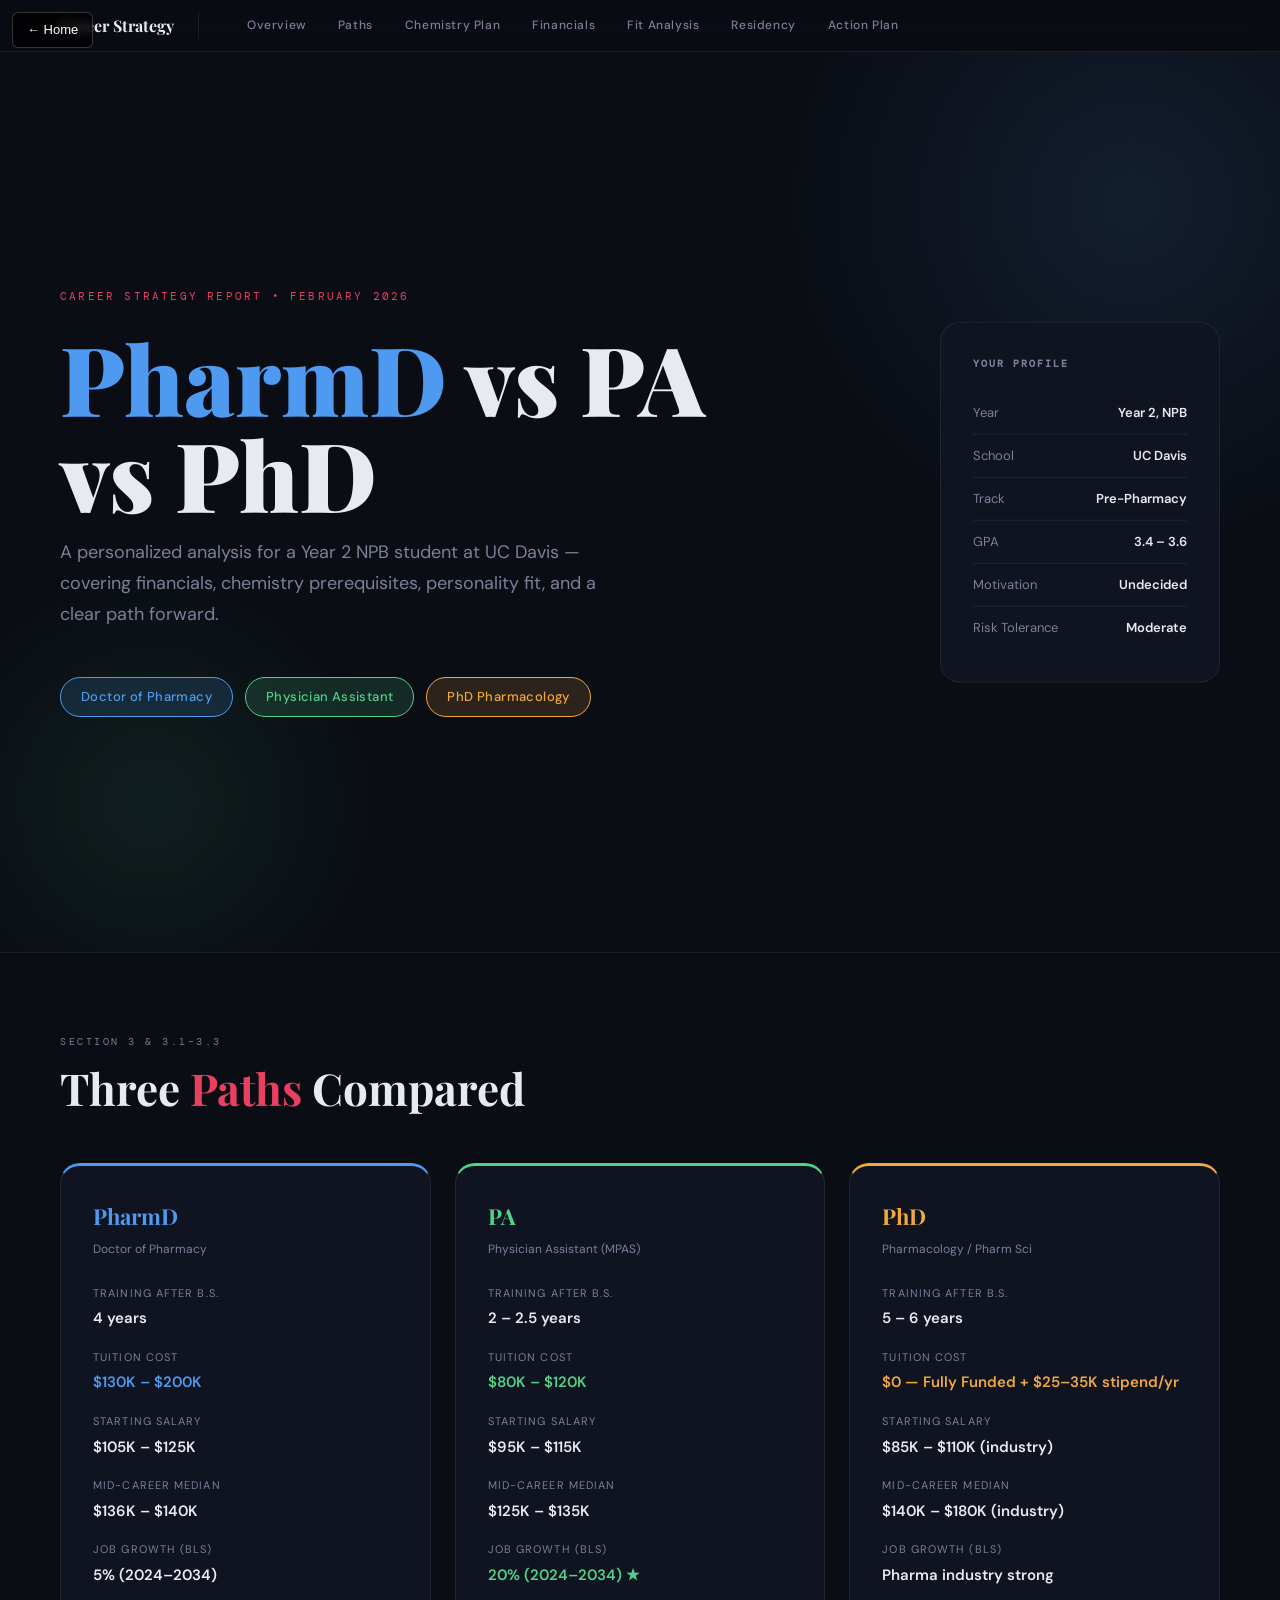
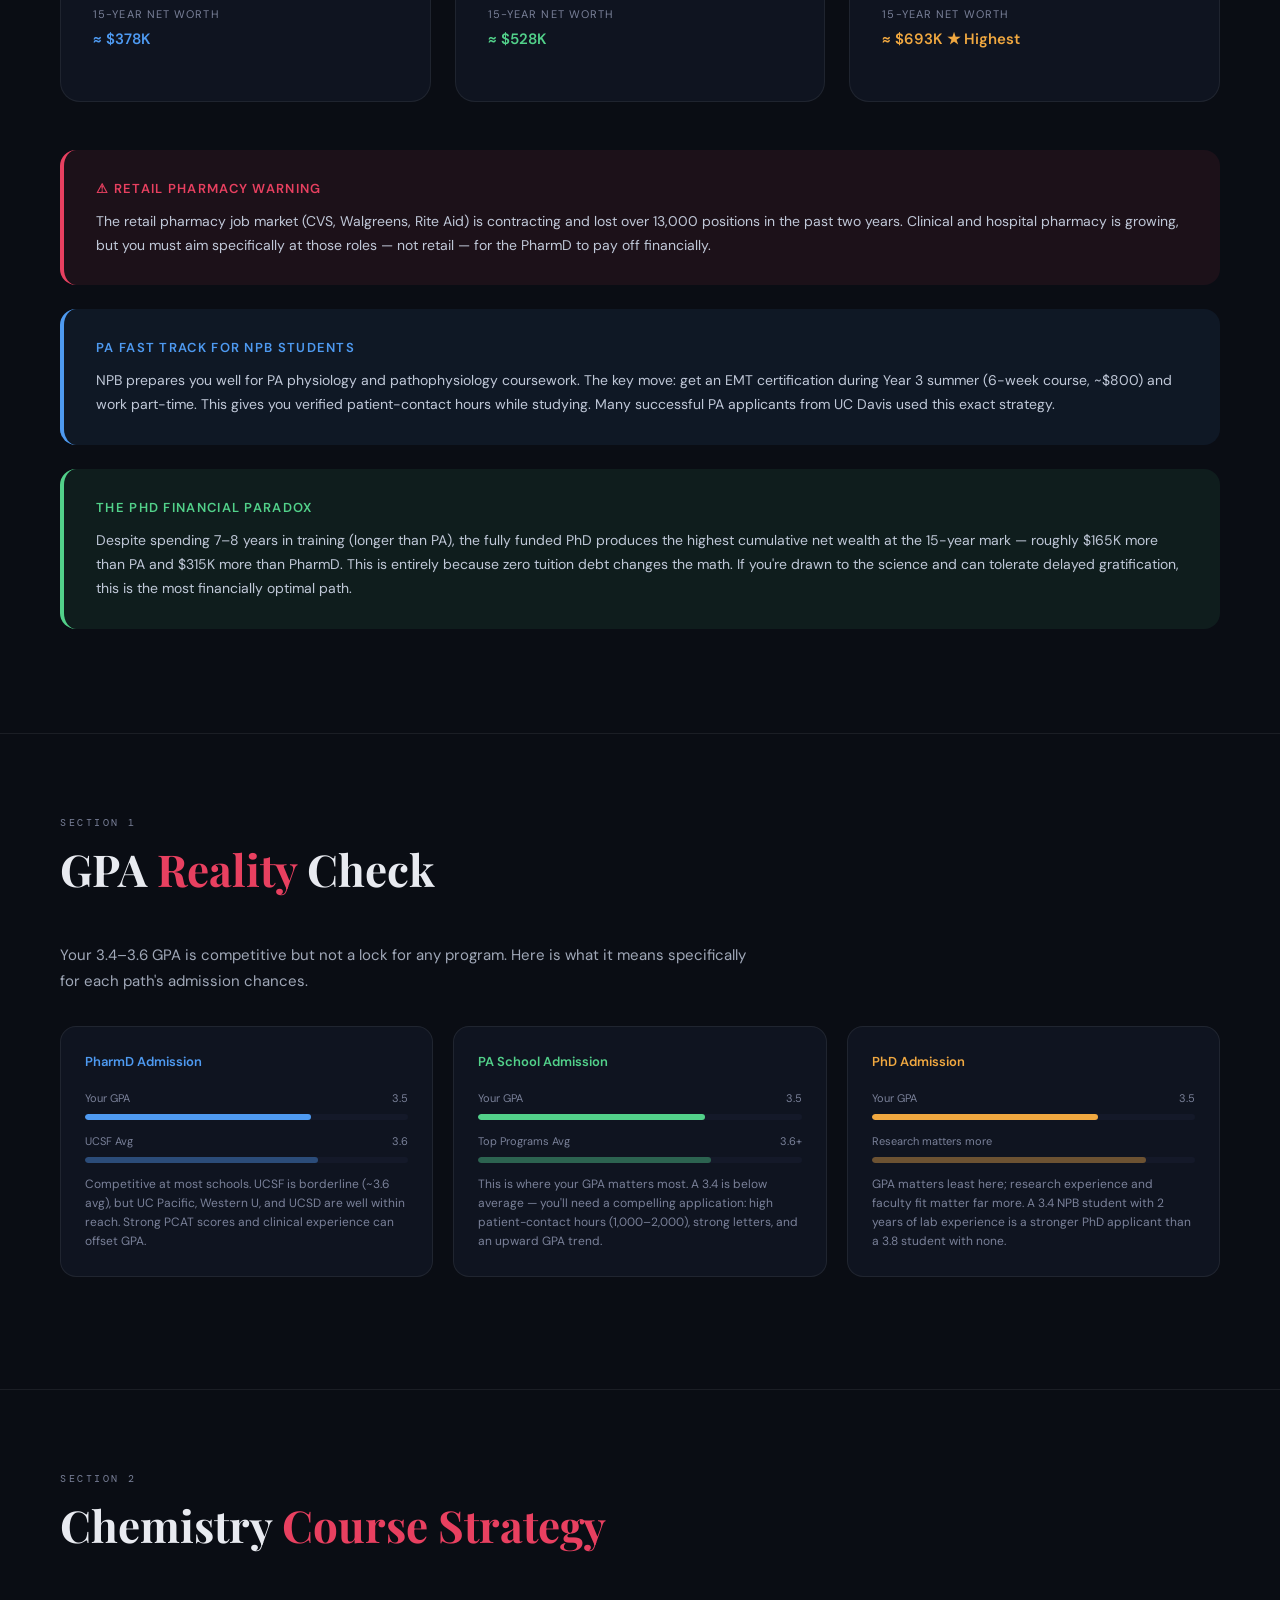
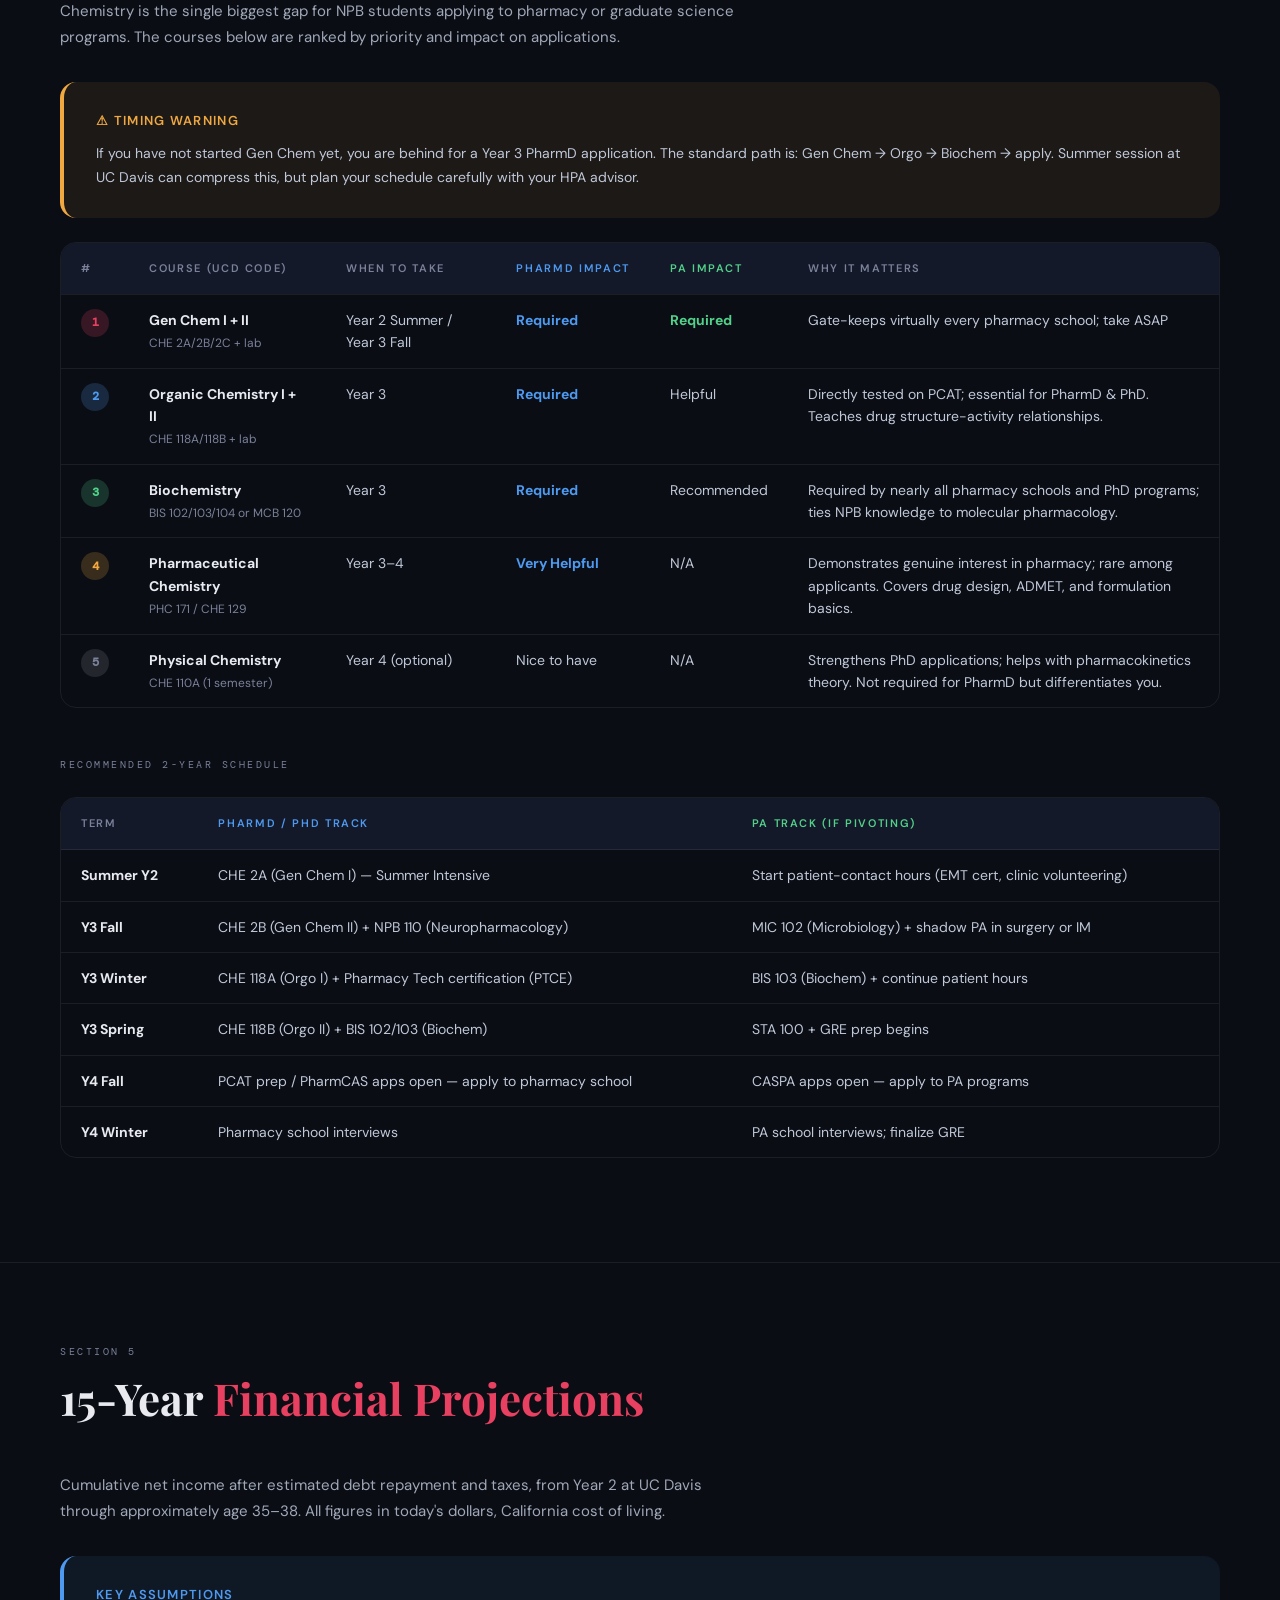
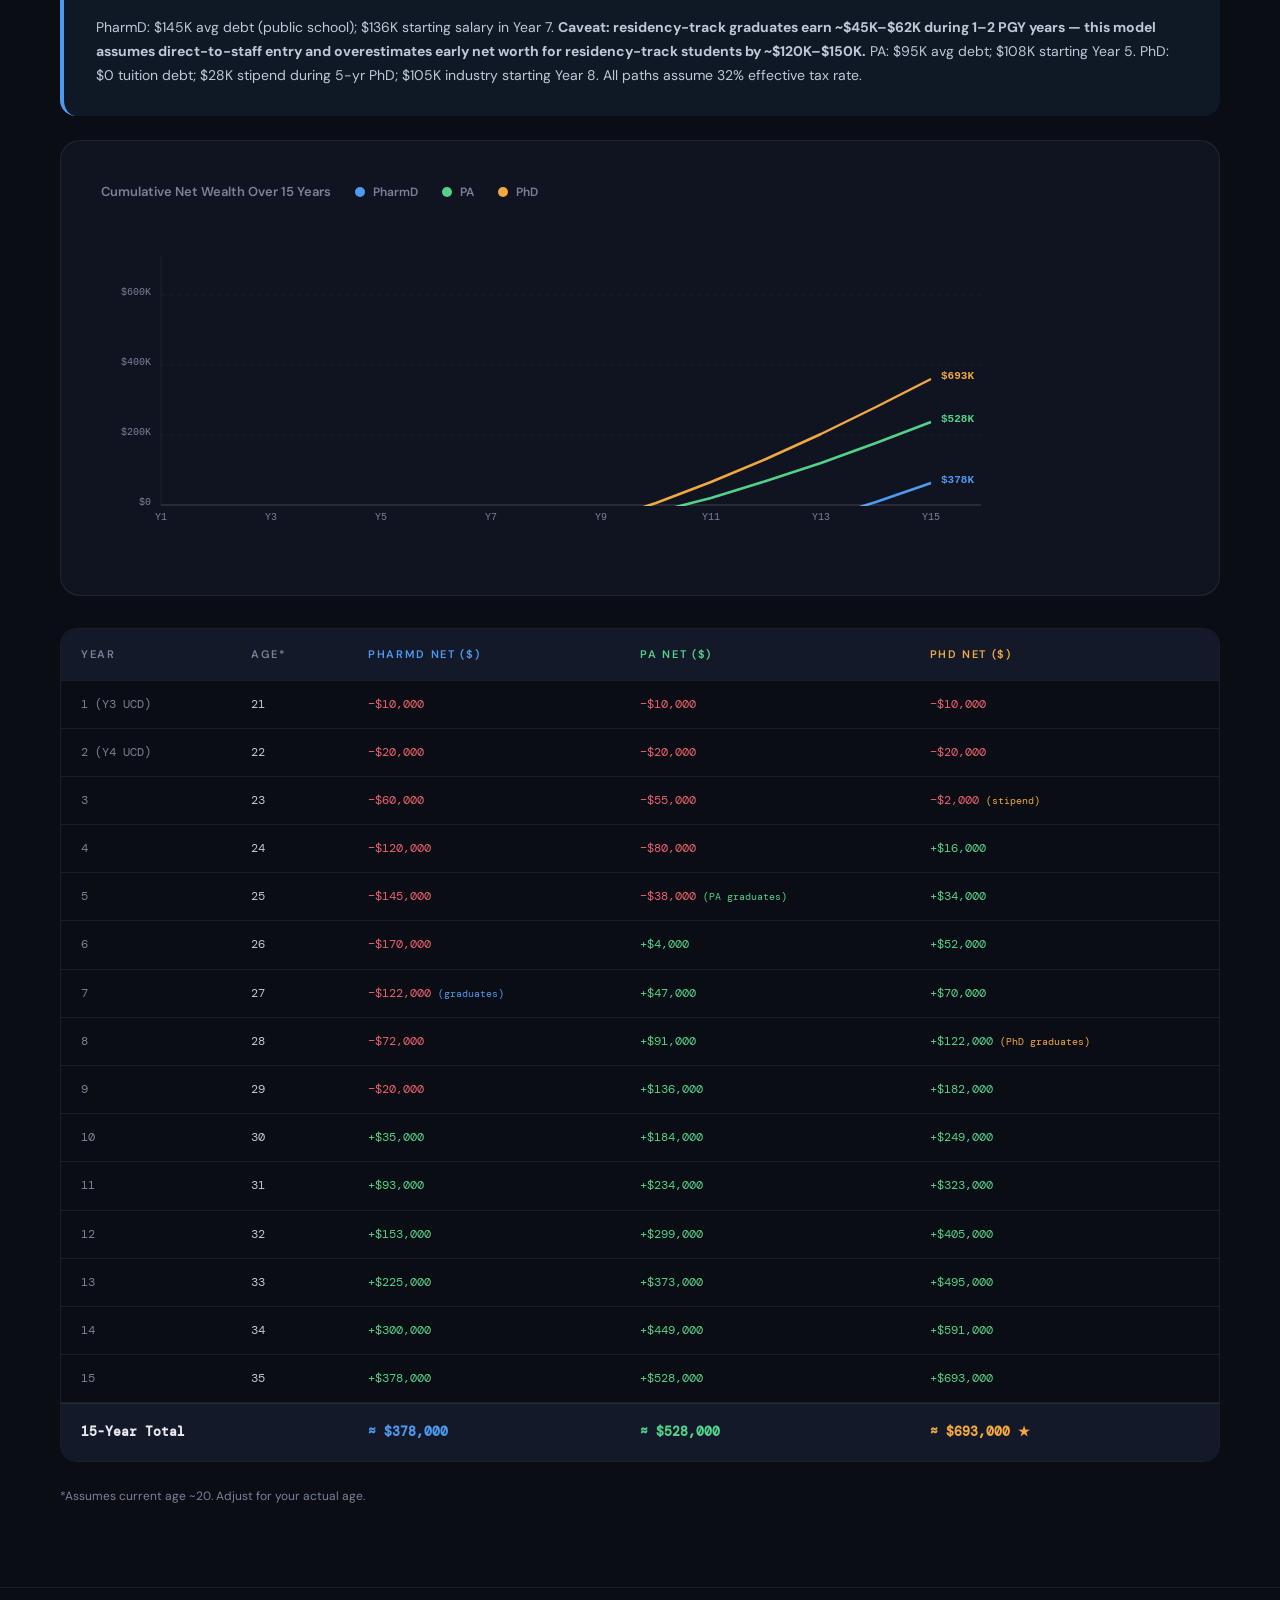
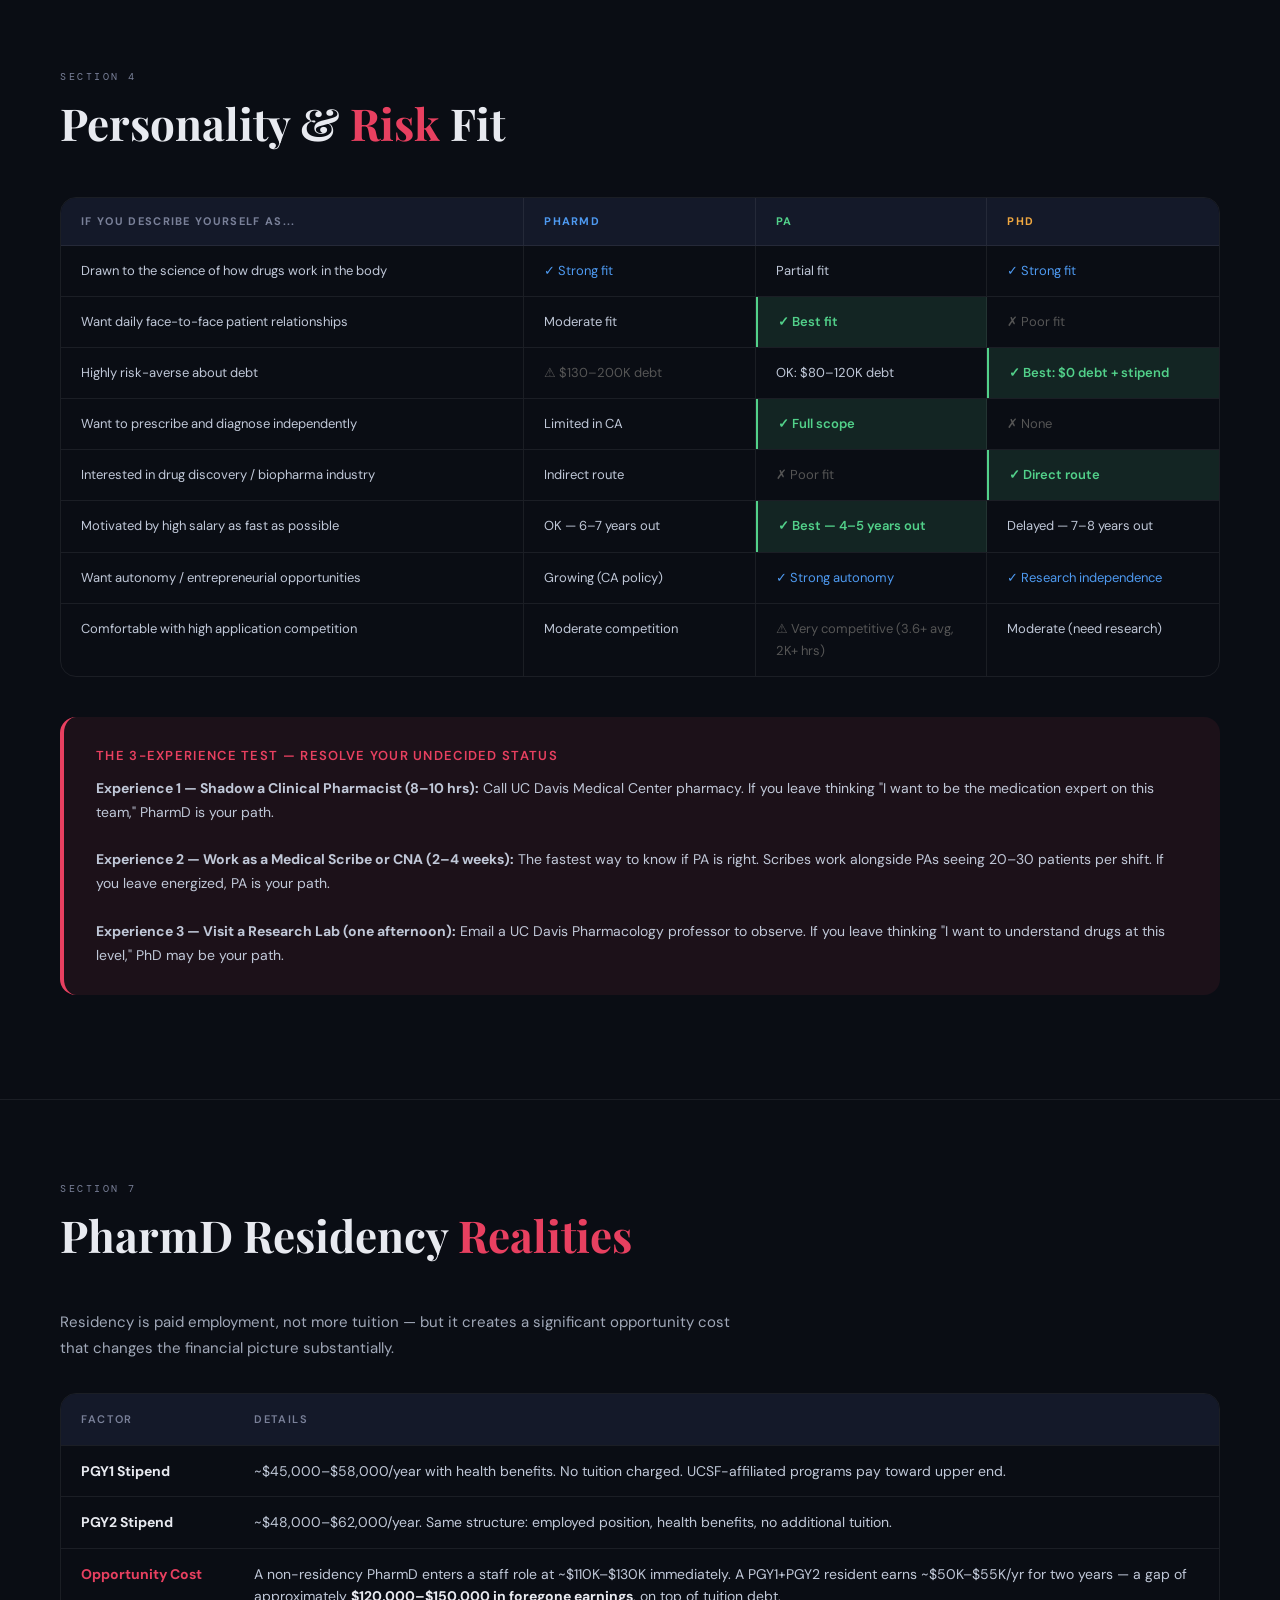
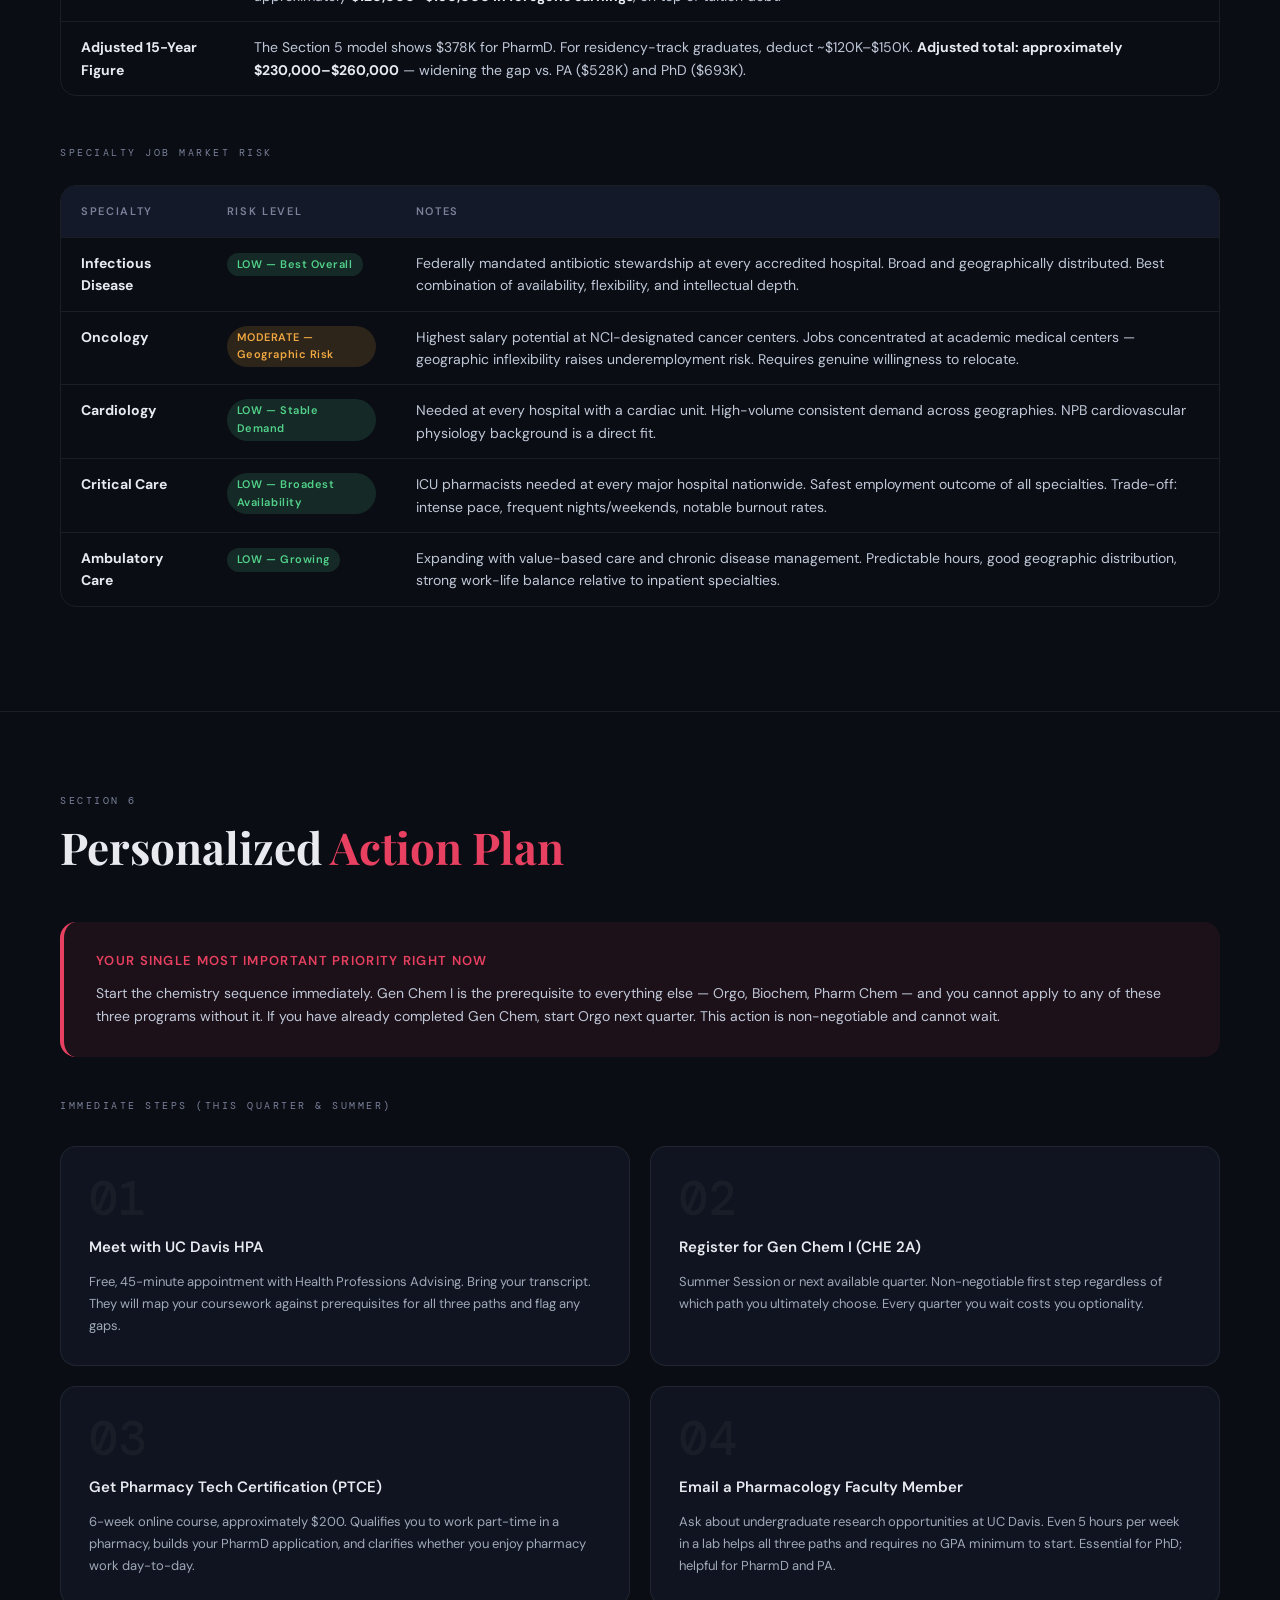
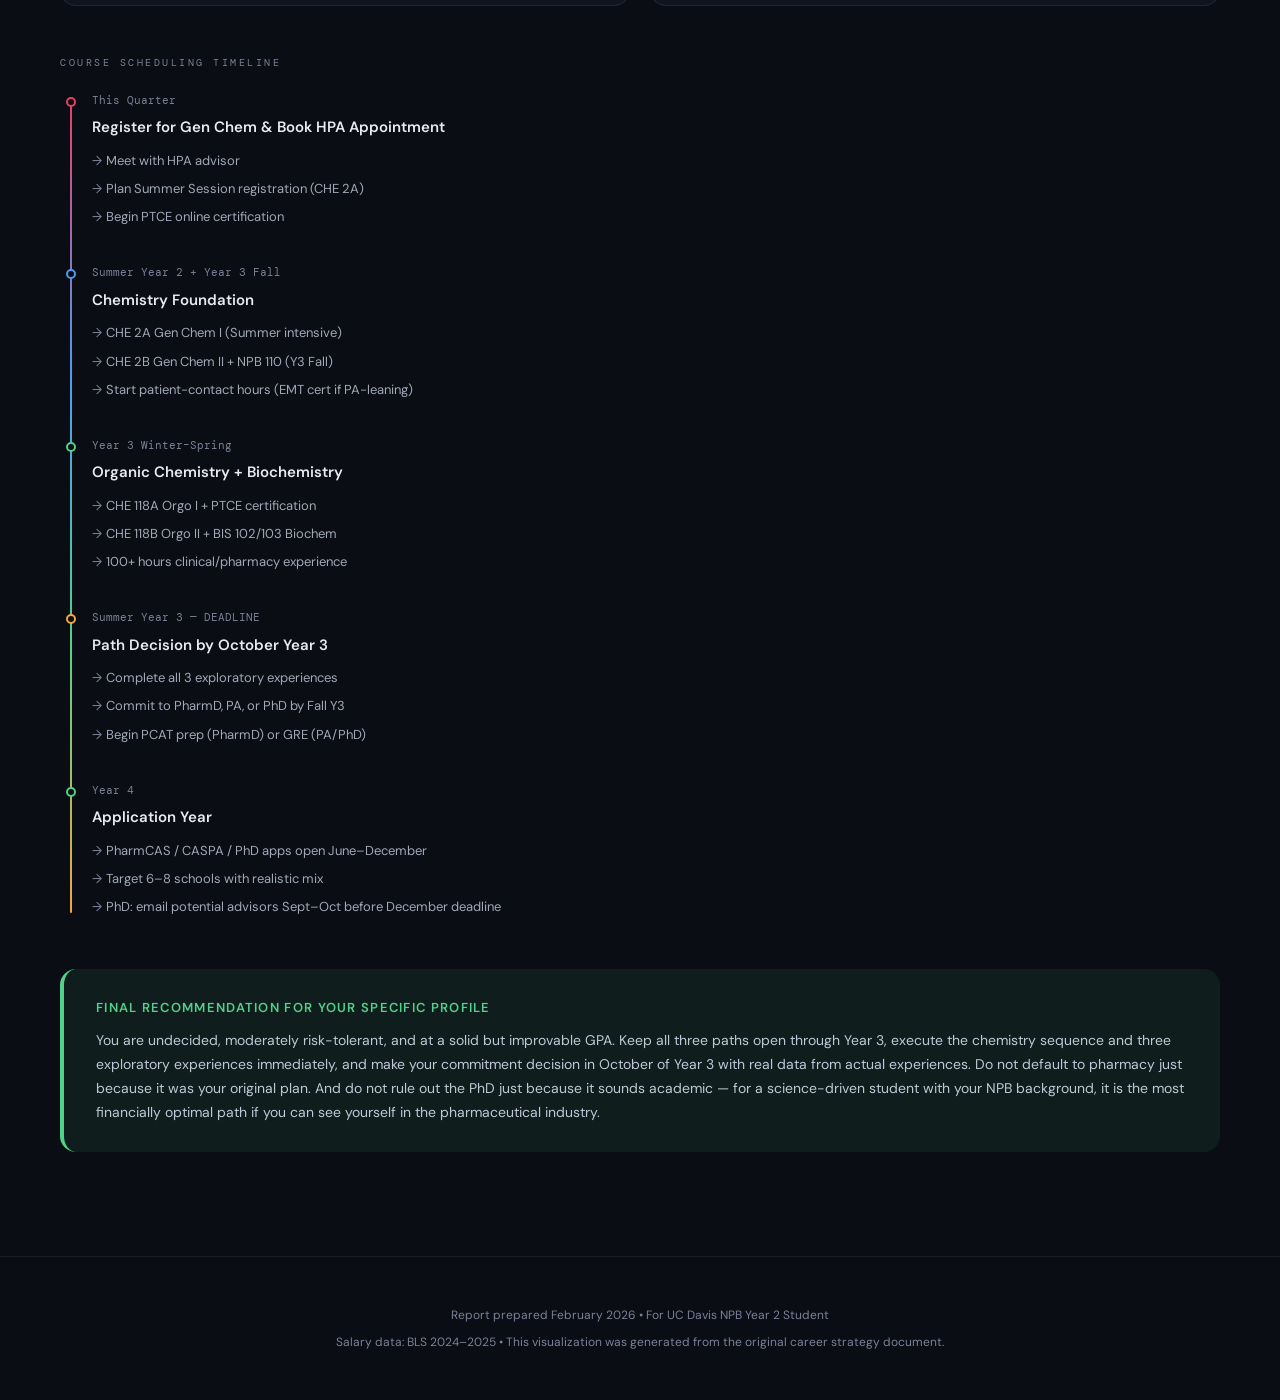
<file: 10E_PharmD_PA_PhD.html>
<!DOCTYPE html>
<html lang="en">
<head>
<meta charset="UTF-8">
<meta name="viewport" content="width=device-width, initial-scale=1.0">
<title>PharmD vs PA vs PhD — Career Strategy Report</title>
<link rel="stylesheet" href="shared.css">
<style>
  :root {
    --bg: #0a0d14;
    --bg2: #0f1420;
    --bg3: #141929;
    --border: rgba(255,255,255,0.07);
    --text: #e8eaf0;
    --text-muted: #7a8199;
    --pharmd: #4e9af1;
    --pharmd-dim: rgba(78,154,241,0.15);
    --pa: #52d18a;
    --pa-dim: rgba(82,209,138,0.15);
    --phd: #f0a840;
    --phd-dim: rgba(240,168,64,0.15);
    --accent: #e84060;
  }

  * { margin: 0; padding: 0; box-sizing: border-box; }

  body {
    background: var(--bg);
    color: var(--text);
    font-family: 'DM Sans', sans-serif;
    font-size: 15px;
    line-height: 1.7;
    overflow-x: hidden;
  }

  /* HERO */
  .hero {
    position: relative;
    min-height: 100vh;
    display: flex;
    flex-direction: column;
    justify-content: center;
    padding: 80px 60px;
    overflow: hidden;
  }
  .hero::before {
    content: '';
    position: absolute;
    top: -200px; right: -200px;
    width: 700px; height: 700px;
    background: radial-gradient(circle, rgba(78,154,241,0.12) 0%, transparent 70%);
    pointer-events: none;
  }
  .hero::after {
    content: '';
    position: absolute;
    bottom: -100px; left: -100px;
    width: 500px; height: 500px;
    background: radial-gradient(circle, rgba(82,209,138,0.09) 0%, transparent 70%);
    pointer-events: none;
  }
  .hero-label {
    font-family: 'DM Mono', monospace;
    font-size: 11px;
    letter-spacing: 0.2em;
    text-transform: uppercase;
    color: var(--accent);
    margin-bottom: 24px;
    opacity: 0;
    animation: fadeUp 0.6s ease 0.1s forwards;
  }
  .hero h1 {
    font-family: 'Playfair Display', serif;
    font-size: clamp(48px, 8vw, 96px);
    font-weight: 900;
    line-height: 1.0;
    margin-bottom: 16px;
    opacity: 0;
    animation: fadeUp 0.7s ease 0.2s forwards;
  }
  .hero h1 em { font-style: normal; color: var(--pharmd); }
  .hero-subtitle {
    font-size: 18px;
    color: var(--text-muted);
    max-width: 560px;
    margin-bottom: 48px;
    opacity: 0;
    animation: fadeUp 0.7s ease 0.35s forwards;
  }
  .hero-pills {
    display: flex;
    gap: 12px;
    flex-wrap: wrap;
    opacity: 0;
    animation: fadeUp 0.7s ease 0.45s forwards;
  }
  .pill {
    padding: 8px 20px;
    border-radius: 100px;
    font-size: 13px;
    font-weight: 500;
    letter-spacing: 0.03em;
  }
  .pill-pharmd { background: var(--pharmd-dim); border: 1px solid var(--pharmd); color: var(--pharmd); }
  .pill-pa { background: var(--pa-dim); border: 1px solid var(--pa); color: var(--pa); }
  .pill-phd { background: var(--phd-dim); border: 1px solid var(--phd); color: var(--phd); }

  .hero-profile {
    position: absolute;
    right: 60px;
    top: 50%;
    transform: translateY(-50%);
    background: var(--bg2);
    border: 1px solid var(--border);
    border-radius: 20px;
    padding: 32px;
    width: 280px;
    opacity: 0;
    animation: fadeIn 0.8s ease 0.6s forwards;
  }
  .hero-profile h3 {
    font-family: 'DM Mono', monospace;
    font-size: 10px;
    letter-spacing: 0.2em;
    text-transform: uppercase;
    color: var(--text-muted);
    margin-bottom: 20px;
  }
  .profile-item {
    display: flex;
    justify-content: space-between;
    align-items: center;
    padding: 10px 0;
    border-bottom: 1px solid var(--border);
    font-size: 13px;
  }
  .profile-item:last-child { border-bottom: none; }
  .profile-item .label { color: var(--text-muted); }
  .profile-item .value { font-weight: 600; }

  @keyframes fadeUp {
    from { opacity: 0; transform: translateY(20px); }
    to { opacity: 1; transform: translateY(0); }
  }
  @keyframes fadeIn {
    from { opacity: 0; }
    to { opacity: 1; }
  }

  /* SECTION LAYOUT */
  .section {
    padding: 80px 60px;
    max-width: 1300px;
    margin: 0 auto;
  }
  .section-label {
    font-family: 'DM Mono', monospace;
    font-size: 10px;
    letter-spacing: 0.25em;
    text-transform: uppercase;
    color: var(--text-muted);
    margin-bottom: 12px;
  }
  .section-title {
    font-family: 'Playfair Display', serif;
    font-size: clamp(28px, 4vw, 44px);
    font-weight: 700;
    line-height: 1.2;
    margin-bottom: 48px;
  }
  .section-title span { color: var(--accent); }

  /* DIVIDER */
  .divider { border: none; border-top: 1px solid var(--border); }

  /* PATH CARDS */
  .path-grid {
    display: grid;
    grid-template-columns: repeat(3, 1fr);
    gap: 24px;
    margin-bottom: 48px;
  }
  .path-card {
    background: var(--bg2);
    border-radius: 20px;
    padding: 32px;
    border: 1px solid var(--border);
    position: relative;
    overflow: hidden;
    transition: transform 0.2s ease, border-color 0.2s ease;
  }
  .path-card:hover { transform: translateY(-4px); }
  .path-card.pharmd { border-top: 3px solid var(--pharmd); }
  .path-card.pa { border-top: 3px solid var(--pa); }
  .path-card.phd { border-top: 3px solid var(--phd); }
  .path-card h3 {
    font-family: 'Playfair Display', serif;
    font-size: 22px;
    margin-bottom: 4px;
  }
  .path-card .path-full { font-size: 12px; color: var(--text-muted); margin-bottom: 24px; }
  .path-stat {
    margin-bottom: 16px;
  }
  .path-stat .stat-label {
    font-size: 11px;
    text-transform: uppercase;
    letter-spacing: 0.1em;
    color: var(--text-muted);
    margin-bottom: 4px;
  }
  .path-stat .stat-value { font-size: 15px; font-weight: 600; }
  .path-stat .stat-value.pharmd-c { color: var(--pharmd); }
  .path-stat .stat-value.pa-c { color: var(--pa); }
  .path-stat .stat-value.phd-c { color: var(--phd); }

  /* FINANCIAL CHART */
  .chart-wrap {
    background: var(--bg2);
    border: 1px solid var(--border);
    border-radius: 20px;
    padding: 40px;
    margin-bottom: 32px;
  }
  .chart-title {
    font-size: 13px;
    font-weight: 600;
    color: var(--text-muted);
    margin-bottom: 32px;
    display: flex;
    gap: 24px;
    flex-wrap: wrap;
  }
  .chart-legend {
    display: flex;
    align-items: center;
    gap: 8px;
    font-size: 12px;
  }
  .legend-dot { width: 10px; height: 10px; border-radius: 50%; }
  .chart-svg-wrap { overflow-x: auto; }
  svg.chart { display: block; }

  /* CALLOUT BOXES */
  .callout {
    border-radius: 16px;
    padding: 28px 32px;
    margin: 24px 0;
    border-left: 4px solid;
    position: relative;
  }
  .callout.warning { background: rgba(240,168,64,0.08); border-color: var(--phd); }
  .callout.info { background: rgba(78,154,241,0.08); border-color: var(--pharmd); }
  .callout.success { background: rgba(82,209,138,0.08); border-color: var(--pa); }
  .callout.highlight { background: rgba(232,64,96,0.08); border-color: var(--accent); }
  .callout h4 {
    font-size: 13px;
    font-weight: 600;
    text-transform: uppercase;
    letter-spacing: 0.1em;
    margin-bottom: 10px;
  }
  .callout.warning h4 { color: var(--phd); }
  .callout.info h4 { color: var(--pharmd); }
  .callout.success h4 { color: var(--pa); }
  .callout.highlight h4 { color: var(--accent); }
  .callout p { color: #c0c8d8; font-size: 14px; line-height: 1.7; }

  /* COMPARISON TABLE */
  .table-wrap {
    overflow-x: auto;
    border-radius: 16px;
    border: 1px solid var(--border);
    margin: 24px 0;
  }
  table {
    width: 100%;
    border-collapse: collapse;
    font-size: 14px;
  }
  thead tr {
    background: var(--bg3);
  }
  th {
    padding: 16px 20px;
    text-align: left;
    font-size: 11px;
    text-transform: uppercase;
    letter-spacing: 0.15em;
    font-weight: 600;
    color: var(--text-muted);
    white-space: nowrap;
  }
  th.pharmd-h { color: var(--pharmd); }
  th.pa-h { color: var(--pa); }
  th.phd-h { color: var(--phd); }
  td {
    padding: 14px 20px;
    border-top: 1px solid var(--border);
    color: #c0c8d8;
    vertical-align: top;
    line-height: 1.6;
  }
  tr:hover td { background: rgba(255,255,255,0.02); }
  td strong { color: var(--text); }
  .check { color: var(--pa); font-weight: 700; }
  .cross { color: #666; }
  .warn { color: var(--phd); }
  .star { color: var(--accent); }

  /* CHEM TABLE */
  .prio-num {
    display: inline-flex;
    align-items: center;
    justify-content: center;
    width: 28px; height: 28px;
    border-radius: 50%;
    font-size: 12px;
    font-weight: 700;
    font-family: 'DM Mono', monospace;
  }
  .prio-1 { background: rgba(232,64,96,0.2); color: var(--accent); }
  .prio-2 { background: rgba(78,154,241,0.2); color: var(--pharmd); }
  .prio-3 { background: rgba(82,209,138,0.2); color: var(--pa); }
  .prio-4 { background: rgba(240,168,64,0.2); color: var(--phd); }
  .prio-5 { background: rgba(255,255,255,0.1); color: var(--text-muted); }

  /* PERSONALITY GRID */
  .personality-grid {
    display: grid;
    grid-template-columns: 1fr;
    gap: 0;
    border: 1px solid var(--border);
    border-radius: 16px;
    overflow: hidden;
  }
  .personality-row {
    display: grid;
    grid-template-columns: 2fr 1fr 1fr 1fr;
    border-bottom: 1px solid var(--border);
  }
  .personality-row:last-child { border-bottom: none; }
  .personality-row.header {
    background: var(--bg3);
  }
  .personality-cell {
    padding: 14px 20px;
    font-size: 13px;
    color: #c0c8d8;
    border-right: 1px solid var(--border);
  }
  .personality-cell:last-child { border-right: none; }
  .personality-cell.header-cell {
    font-size: 11px;
    font-weight: 700;
    text-transform: uppercase;
    letter-spacing: 0.12em;
    color: var(--text-muted);
  }
  .personality-cell.pharmd-h { color: var(--pharmd) !important; }
  .personality-cell.pa-h { color: var(--pa) !important; }
  .personality-cell.phd-h { color: var(--phd) !important; }
  .best-fit { 
    background: rgba(82,209,138,0.12); 
    font-weight: 600; 
    color: var(--pa) !important;
    border-left: 2px solid var(--pa);
  }
  .good-fit { color: var(--pharmd) !important; }
  .poor-fit { color: #555 !important; }

  /* TIMELINE */
  .timeline {
    position: relative;
    padding-left: 32px;
  }
  .timeline::before {
    content: '';
    position: absolute;
    left: 10px; top: 8px; bottom: 8px;
    width: 2px;
    background: linear-gradient(to bottom, var(--accent), var(--pharmd), var(--pa), var(--phd));
    border-radius: 2px;
  }
  .timeline-item {
    position: relative;
    margin-bottom: 32px;
  }
  .timeline-item::before {
    content: '';
    position: absolute;
    left: -26px; top: 6px;
    width: 10px; height: 10px;
    border-radius: 50%;
    background: var(--bg);
    border: 2px solid var(--accent);
  }
  .timeline-item:nth-child(2)::before { border-color: var(--pharmd); }
  .timeline-item:nth-child(3)::before { border-color: var(--pa); }
  .timeline-item:nth-child(4)::before { border-color: var(--phd); }
  .timeline-item:nth-child(5)::before { border-color: var(--pa); }
  .timeline-item:nth-child(6)::before { border-color: var(--accent); }
  .timeline-term {
    font-family: 'DM Mono', monospace;
    font-size: 11px;
    color: var(--text-muted);
    margin-bottom: 6px;
  }
  .timeline-item h4 {
    font-size: 15px;
    font-weight: 600;
    margin-bottom: 6px;
  }
  .timeline-item ul {
    list-style: none;
    padding: 0;
  }
  .timeline-item ul li {
    font-size: 13px;
    color: #a0a8b8;
    padding: 3px 0;
    padding-left: 14px;
    position: relative;
  }
  .timeline-item ul li::before {
    content: '→';
    position: absolute;
    left: 0;
    color: var(--text-muted);
  }

  /* ACTION CARDS */
  .action-grid {
    display: grid;
    grid-template-columns: repeat(2, 1fr);
    gap: 20px;
    margin-top: 32px;
  }
  .action-card {
    background: var(--bg2);
    border: 1px solid var(--border);
    border-radius: 16px;
    padding: 28px;
  }
  .action-card .step-num {
    font-family: 'DM Mono', monospace;
    font-size: 48px;
    font-weight: 500;
    color: rgba(255,255,255,0.04);
    line-height: 1;
    margin-bottom: 12px;
  }
  .action-card h4 { font-size: 15px; font-weight: 600; margin-bottom: 10px; }
  .action-card p { font-size: 13px; color: #a0a8b8; line-height: 1.7; }

  /* SPECIALTY TABLE */
  .risk-badge {
    display: inline-block;
    padding: 3px 10px;
    border-radius: 100px;
    font-size: 11px;
    font-weight: 600;
    letter-spacing: 0.05em;
  }
  .risk-low { background: rgba(82,209,138,0.15); color: var(--pa); }
  .risk-med { background: rgba(240,168,64,0.15); color: var(--phd); }

  /* FINANCIAL TABLE */
  .fin-table td { font-family: 'DM Mono', monospace; font-size: 12px; }
  .fin-table .year-col { color: var(--text-muted); }
  .fin-table .pos { color: var(--pa); }
  .fin-table .neg { color: #e86070; }
  .fin-table .winner { font-weight: 700; }
  .total-row td {
    background: var(--bg3);
    font-size: 13px;
    font-weight: 700;
    padding: 18px 20px;
    border-top: 2px solid var(--border) !important;
  }
  .total-row .pharmd-c { color: var(--pharmd); }
  .total-row .pa-c { color: var(--pa); }
  .total-row .phd-c { color: var(--phd); }

  /* GPA BAR */
  .gpa-section {
    display: grid;
    grid-template-columns: repeat(3, 1fr);
    gap: 20px;
    margin: 32px 0;
  }
  .gpa-card {
    background: var(--bg2);
    border: 1px solid var(--border);
    border-radius: 16px;
    padding: 24px;
  }
  .gpa-card h4 { font-size: 13px; font-weight: 600; margin-bottom: 16px; }
  .gpa-bar-wrap { margin-bottom: 12px; }
  .gpa-bar-label { display: flex; justify-content: space-between; font-size: 11px; color: var(--text-muted); margin-bottom: 6px; }
  .gpa-bar { height: 6px; border-radius: 3px; background: var(--bg3); overflow: hidden; }
  .gpa-bar-fill { height: 100%; border-radius: 3px; transition: width 1s ease; }
  .gpa-card p { font-size: 12px; color: var(--text-muted); line-height: 1.6; margin-top: 12px; }

  /* FOOTER */
  footer {
    text-align: center;
    padding: 48px 60px;
    color: var(--text-muted);
    font-size: 12px;
    border-top: 1px solid var(--border);
  }

  /* SCROLL REVEAL */
  .reveal {
    opacity: 0;
    transform: translateY(24px);
    transition: opacity 0.6s ease, transform 0.6s ease;
  }
  .reveal.visible {
    opacity: 1;
    transform: none;
  }

  /* NAV */
  nav {
    position: sticky;
    top: 0;
    z-index: 100;
    background: rgba(10,13,20,0.92);
    backdrop-filter: blur(16px);
    border-bottom: 1px solid var(--border);
    padding: 0 60px;
    display: flex;
    align-items: center;
    gap: 32px;
    height: 52px;
    overflow-x: auto;
  }
  nav a {
    text-decoration: none;
    color: var(--text-muted);
    font-size: 12px;
    font-weight: 500;
    letter-spacing: 0.05em;
    white-space: nowrap;
    transition: color 0.2s;
  }
  nav a:hover { color: var(--text); }
  nav .nav-brand {
    font-family: 'Playfair Display', serif;
    font-size: 16px;
    font-weight: 700;
    color: var(--text);
    margin-right: 16px;
    border-right: 1px solid var(--border);
    padding-right: 24px;
  }

  @media (max-width: 900px) {
    .hero { padding: 60px 24px 40px; }
    .hero-profile { display: none; }
    .section { padding: 60px 24px; }
    nav { padding: 0 24px; }
    .path-grid { grid-template-columns: 1fr; }
    .gpa-section { grid-template-columns: 1fr; }
    .action-grid { grid-template-columns: 1fr; }
    .personality-row { grid-template-columns: 1.5fr 1fr 1fr 1fr; }
  }
</style>
</head>
<body>
<a href="index.html" style="position:fixed;top:12px;left:12px;z-index:9999;background:rgba(0,0,0,0.75);color:#fff;padding:6px 14px;border-radius:6px;font-size:13px;text-decoration:none;font-family:sans-serif;border:1px solid rgba(255,255,255,0.2);backdrop-filter:blur(4px);">← Home</a>

<nav>
  <span class="nav-brand">Career Strategy</span>
  <a href="#overview">Overview</a>
  <a href="#paths">Paths</a>
  <a href="#chemistry">Chemistry Plan</a>
  <a href="#financial">Financials</a>
  <a href="#personality">Fit Analysis</a>
  <a href="#residency">Residency</a>
  <a href="#action">Action Plan</a>
</nav>

<!-- HERO -->
<section class="hero" id="overview">
  <div class="hero-label">Career Strategy Report • February 2026</div>
  <h1><em>PharmD</em> vs PA<br>vs PhD</h1>
  <p class="hero-subtitle">A personalized analysis for a Year 2 NPB student at UC Davis — covering financials, chemistry prerequisites, personality fit, and a clear path forward.</p>
  <div class="hero-pills">
    <span class="pill pill-pharmd">Doctor of Pharmacy</span>
    <span class="pill pill-pa">Physician Assistant</span>
    <span class="pill pill-phd">PhD Pharmacology</span>
  </div>

  <div class="hero-profile">
    <h3>Your Profile</h3>
    <div class="profile-item">
      <span class="label">Year</span>
      <span class="value">Year 2, NPB</span>
    </div>
    <div class="profile-item">
      <span class="label">School</span>
      <span class="value">UC Davis</span>
    </div>
    <div class="profile-item">
      <span class="label">Track</span>
      <span class="value">Pre-Pharmacy</span>
    </div>
    <div class="profile-item">
      <span class="label">GPA</span>
      <span class="value">3.4 – 3.6</span>
    </div>
    <div class="profile-item">
      <span class="label">Motivation</span>
      <span class="value">Undecided</span>
    </div>
    <div class="profile-item">
      <span class="label">Risk Tolerance</span>
      <span class="value">Moderate</span>
    </div>
  </div>
</section>

<hr class="divider">

<!-- PATH OVERVIEW -->
<section class="section" id="paths">
  <div class="section-label">Section 3 & 3.1–3.3</div>
  <h2 class="section-title">Three <span>Paths</span> Compared</h2>

  <div class="path-grid reveal">
    <div class="path-card pharmd">
      <h3 style="color:var(--pharmd)">PharmD</h3>
      <div class="path-full">Doctor of Pharmacy</div>
      <div class="path-stat"><div class="stat-label">Training after B.S.</div><div class="stat-value">4 years</div></div>
      <div class="path-stat"><div class="stat-label">Tuition Cost</div><div class="stat-value pharmd-c">$130K – $200K</div></div>
      <div class="path-stat"><div class="stat-label">Starting Salary</div><div class="stat-value">$105K – $125K</div></div>
      <div class="path-stat"><div class="stat-label">Mid-Career Median</div><div class="stat-value">$136K – $140K</div></div>
      <div class="path-stat"><div class="stat-label">Job Growth (BLS)</div><div class="stat-value">5% (2024–2034)</div></div>
      <div class="path-stat"><div class="stat-label">15-Year Net Worth</div><div class="stat-value pharmd-c">≈ $378K</div></div>
    </div>
    <div class="path-card pa">
      <h3 style="color:var(--pa)">PA</h3>
      <div class="path-full">Physician Assistant (MPAS)</div>
      <div class="path-stat"><div class="stat-label">Training after B.S.</div><div class="stat-value">2 – 2.5 years</div></div>
      <div class="path-stat"><div class="stat-label">Tuition Cost</div><div class="stat-value pa-c">$80K – $120K</div></div>
      <div class="path-stat"><div class="stat-label">Starting Salary</div><div class="stat-value">$95K – $115K</div></div>
      <div class="path-stat"><div class="stat-label">Mid-Career Median</div><div class="stat-value">$125K – $135K</div></div>
      <div class="path-stat"><div class="stat-label">Job Growth (BLS)</div><div class="stat-value" style="color:var(--pa)">20% (2024–2034) ★</div></div>
      <div class="path-stat"><div class="stat-label">15-Year Net Worth</div><div class="stat-value pa-c">≈ $528K</div></div>
    </div>
    <div class="path-card phd">
      <h3 style="color:var(--phd)">PhD</h3>
      <div class="path-full">Pharmacology / Pharm Sci</div>
      <div class="path-stat"><div class="stat-label">Training after B.S.</div><div class="stat-value">5 – 6 years</div></div>
      <div class="path-stat"><div class="stat-label">Tuition Cost</div><div class="stat-value phd-c">$0 — Fully Funded + $25–35K stipend/yr</div></div>
      <div class="path-stat"><div class="stat-label">Starting Salary</div><div class="stat-value">$85K – $110K (industry)</div></div>
      <div class="path-stat"><div class="stat-label">Mid-Career Median</div><div class="stat-value">$140K – $180K (industry)</div></div>
      <div class="path-stat"><div class="stat-label">Job Growth (BLS)</div><div class="stat-value">Pharma industry strong</div></div>
      <div class="path-stat"><div class="stat-label">15-Year Net Worth</div><div class="stat-value phd-c">≈ $693K ★ Highest</div></div>
    </div>
  </div>

  <div class="callout highlight reveal">
    <h4>⚠ Retail Pharmacy Warning</h4>
    <p>The retail pharmacy job market (CVS, Walgreens, Rite Aid) is contracting and lost over 13,000 positions in the past two years. Clinical and hospital pharmacy is growing, but you must aim specifically at those roles — not retail — for the PharmD to pay off financially.</p>
  </div>

  <div class="callout info reveal">
    <h4>PA Fast Track for NPB Students</h4>
    <p>NPB prepares you well for PA physiology and pathophysiology coursework. The key move: get an EMT certification during Year 3 summer (6-week course, ~$800) and work part-time. This gives you verified patient-contact hours while studying. Many successful PA applicants from UC Davis used this exact strategy.</p>
  </div>

  <div class="callout success reveal">
    <h4>The PhD Financial Paradox</h4>
    <p>Despite spending 7–8 years in training (longer than PA), the fully funded PhD produces the highest cumulative net wealth at the 15-year mark — roughly $165K more than PA and $315K more than PharmD. This is entirely because zero tuition debt changes the math. If you're drawn to the science and can tolerate delayed gratification, this is the most financially optimal path.</p>
  </div>
</section>

<hr class="divider">

<!-- GPA REALITY -->
<section class="section">
  <div class="section-label">Section 1</div>
  <h2 class="section-title">GPA <span>Reality</span> Check</h2>
  <p style="color:#a0a8b8; max-width:700px; margin-bottom:32px;">Your 3.4–3.6 GPA is competitive but not a lock for any program. Here is what it means specifically for each path's admission chances.</p>
  <div class="gpa-section reveal">
    <div class="gpa-card">
      <h4 style="color:var(--pharmd)">PharmD Admission</h4>
      <div class="gpa-bar-wrap">
        <div class="gpa-bar-label"><span>Your GPA</span><span>3.5</span></div>
        <div class="gpa-bar"><div class="gpa-bar-fill" style="width:70%; background:var(--pharmd)"></div></div>
      </div>
      <div class="gpa-bar-wrap">
        <div class="gpa-bar-label"><span>UCSF Avg</span><span>3.6</span></div>
        <div class="gpa-bar"><div class="gpa-bar-fill" style="width:72%; background:rgba(78,154,241,0.4)"></div></div>
      </div>
      <p>Competitive at most schools. UCSF is borderline (~3.6 avg), but UC Pacific, Western U, and UCSD are well within reach. Strong PCAT scores and clinical experience can offset GPA.</p>
    </div>
    <div class="gpa-card">
      <h4 style="color:var(--pa)">PA School Admission</h4>
      <div class="gpa-bar-wrap">
        <div class="gpa-bar-label"><span>Your GPA</span><span>3.5</span></div>
        <div class="gpa-bar"><div class="gpa-bar-fill" style="width:70%; background:var(--pa)"></div></div>
      </div>
      <div class="gpa-bar-wrap">
        <div class="gpa-bar-label"><span>Top Programs Avg</span><span>3.6+</span></div>
        <div class="gpa-bar"><div class="gpa-bar-fill" style="width:72%; background:rgba(82,209,138,0.4)"></div></div>
      </div>
      <p>This is where your GPA matters most. A 3.4 is below average — you'll need a compelling application: high patient-contact hours (1,000–2,000), strong letters, and an upward GPA trend.</p>
    </div>
    <div class="gpa-card">
      <h4 style="color:var(--phd)">PhD Admission</h4>
      <div class="gpa-bar-wrap">
        <div class="gpa-bar-label"><span>Your GPA</span><span>3.5</span></div>
        <div class="gpa-bar"><div class="gpa-bar-fill" style="width:70%; background:var(--phd)"></div></div>
      </div>
      <div class="gpa-bar-wrap">
        <div class="gpa-bar-label"><span>Research matters more</span><span></span></div>
        <div class="gpa-bar"><div class="gpa-bar-fill" style="width:85%; background:rgba(240,168,64,0.4)"></div></div>
      </div>
      <p>GPA matters least here; research experience and faculty fit matter far more. A 3.4 NPB student with 2 years of lab experience is a stronger PhD applicant than a 3.8 student with none.</p>
    </div>
  </div>
</section>

<hr class="divider">

<!-- CHEMISTRY PLAN -->
<section class="section" id="chemistry">
  <div class="section-label">Section 2</div>
  <h2 class="section-title">Chemistry <span>Course Strategy</span></h2>
  <p style="color:#a0a8b8; max-width:700px; margin-bottom:32px;">Chemistry is the single biggest gap for NPB students applying to pharmacy or graduate science programs. The courses below are ranked by priority and impact on applications.</p>

  <div class="callout warning reveal">
    <h4>⚠ Timing Warning</h4>
    <p>If you have not started Gen Chem yet, you are behind for a Year 3 PharmD application. The standard path is: Gen Chem → Orgo → Biochem → apply. Summer session at UC Davis can compress this, but plan your schedule carefully with your HPA advisor.</p>
  </div>

  <div class="table-wrap reveal">
    <table>
      <thead>
        <tr>
          <th>#</th>
          <th>Course (UCD Code)</th>
          <th>When to Take</th>
          <th class="pharmd-h">PharmD Impact</th>
          <th class="pa-h">PA Impact</th>
          <th>Why It Matters</th>
        </tr>
      </thead>
      <tbody>
        <tr>
          <td><span class="prio-num prio-1">1</span></td>
          <td><strong>Gen Chem I + II</strong><br><span style="color:var(--text-muted);font-size:12px">CHE 2A/2B/2C + lab</span></td>
          <td>Year 2 Summer / Year 3 Fall</td>
          <td><strong style="color:var(--pharmd)">Required</strong></td>
          <td><strong style="color:var(--pa)">Required</strong></td>
          <td>Gate-keeps virtually every pharmacy school; take ASAP</td>
        </tr>
        <tr>
          <td><span class="prio-num prio-2">2</span></td>
          <td><strong>Organic Chemistry I + II</strong><br><span style="color:var(--text-muted);font-size:12px">CHE 118A/118B + lab</span></td>
          <td>Year 3</td>
          <td><strong style="color:var(--pharmd)">Required</strong></td>
          <td>Helpful</td>
          <td>Directly tested on PCAT; essential for PharmD & PhD. Teaches drug structure-activity relationships.</td>
        </tr>
        <tr>
          <td><span class="prio-num prio-3">3</span></td>
          <td><strong>Biochemistry</strong><br><span style="color:var(--text-muted);font-size:12px">BIS 102/103/104 or MCB 120</span></td>
          <td>Year 3</td>
          <td><strong style="color:var(--pharmd)">Required</strong></td>
          <td>Recommended</td>
          <td>Required by nearly all pharmacy schools and PhD programs; ties NPB knowledge to molecular pharmacology.</td>
        </tr>
        <tr>
          <td><span class="prio-num prio-4">4</span></td>
          <td><strong>Pharmaceutical Chemistry</strong><br><span style="color:var(--text-muted);font-size:12px">PHC 171 / CHE 129</span></td>
          <td>Year 3–4</td>
          <td><strong style="color:var(--pharmd)">Very Helpful</strong></td>
          <td>N/A</td>
          <td>Demonstrates genuine interest in pharmacy; rare among applicants. Covers drug design, ADMET, and formulation basics.</td>
        </tr>
        <tr>
          <td><span class="prio-num prio-5">5</span></td>
          <td><strong>Physical Chemistry</strong><br><span style="color:var(--text-muted);font-size:12px">CHE 110A (1 semester)</span></td>
          <td>Year 4 (optional)</td>
          <td>Nice to have</td>
          <td>N/A</td>
          <td>Strengthens PhD applications; helps with pharmacokinetics theory. Not required for PharmD but differentiates you.</td>
        </tr>
      </tbody>
    </table>
  </div>

  <div class="section-label" style="margin-top:48px;margin-bottom:16px;">Recommended 2-Year Schedule</div>
  <div class="table-wrap reveal">
    <table>
      <thead>
        <tr>
          <th>Term</th>
          <th class="pharmd-h">PharmD / PhD Track</th>
          <th class="pa-h">PA Track (if pivoting)</th>
        </tr>
      </thead>
      <tbody>
        <tr><td><strong>Summer Y2</strong></td><td>CHE 2A (Gen Chem I) — Summer Intensive</td><td>Start patient-contact hours (EMT cert, clinic volunteering)</td></tr>
        <tr><td><strong>Y3 Fall</strong></td><td>CHE 2B (Gen Chem II) + NPB 110 (Neuropharmacology)</td><td>MIC 102 (Microbiology) + shadow PA in surgery or IM</td></tr>
        <tr><td><strong>Y3 Winter</strong></td><td>CHE 118A (Orgo I) + Pharmacy Tech certification (PTCE)</td><td>BIS 103 (Biochem) + continue patient hours</td></tr>
        <tr><td><strong>Y3 Spring</strong></td><td>CHE 118B (Orgo II) + BIS 102/103 (Biochem)</td><td>STA 100 + GRE prep begins</td></tr>
        <tr><td><strong>Y4 Fall</strong></td><td>PCAT prep / PharmCAS apps open — apply to pharmacy school</td><td>CASPA apps open — apply to PA programs</td></tr>
        <tr><td><strong>Y4 Winter</strong></td><td>Pharmacy school interviews</td><td>PA school interviews; finalize GRE</td></tr>
      </tbody>
    </table>
  </div>
</section>

<hr class="divider">

<!-- FINANCIAL PROJECTIONS -->
<section class="section" id="financial">
  <div class="section-label">Section 5</div>
  <h2 class="section-title">15-Year <span>Financial Projections</span></h2>
  <p style="color:#a0a8b8; max-width:700px; margin-bottom:32px;">Cumulative net income after estimated debt repayment and taxes, from Year 2 at UC Davis through approximately age 35–38. All figures in today's dollars, California cost of living.</p>

  <div class="callout info reveal">
    <h4>Key Assumptions</h4>
    <p>PharmD: $145K avg debt (public school); $136K starting salary in Year 7. <strong>Caveat: residency-track graduates earn ~$45K–$62K during 1–2 PGY years — this model assumes direct-to-staff entry and overestimates early net worth for residency-track students by ~$120K–$150K.</strong> PA: $95K avg debt; $108K starting Year 5. PhD: $0 tuition debt; $28K stipend during 5-yr PhD; $105K industry starting Year 8. All paths assume 32% effective tax rate.</p>
  </div>

  <div class="chart-wrap reveal">
    <div class="chart-title">
      Cumulative Net Wealth Over 15 Years
      <span class="chart-legend"><span class="legend-dot" style="background:var(--pharmd)"></span>PharmD</span>
      <span class="chart-legend"><span class="legend-dot" style="background:var(--pa)"></span>PA</span>
      <span class="chart-legend"><span class="legend-dot" style="background:var(--phd)"></span>PhD</span>
    </div>
    <div class="chart-svg-wrap">
      <svg class="chart" width="900" height="320" viewBox="0 0 900 320" xmlns="http://www.w3.org/2000/svg">
        <!-- Grid lines -->
        <line x1="60" y1="20" x2="60" y2="270" stroke="rgba(255,255,255,0.06)" stroke-width="1"/>
        <line x1="60" y1="270" x2="880" y2="270" stroke="rgba(255,255,255,0.06)" stroke-width="1"/>
        <!-- Y axis labels -->
        <text x="50" y="270" fill="#7a8199" font-size="10" text-anchor="end" font-family="monospace">$0</text>
        <text x="50" y="200" fill="#7a8199" font-size="10" text-anchor="end" font-family="monospace">$200K</text>
        <text x="50" y="130" fill="#7a8199" font-size="10" text-anchor="end" font-family="monospace">$400K</text>
        <text x="50" y="60" fill="#7a8199" font-size="10" text-anchor="end" font-family="monospace">$600K</text>
        <line x1="60" y1="200" x2="880" y2="200" stroke="rgba(255,255,255,0.04)" stroke-width="1" stroke-dasharray="4,4"/>
        <line x1="60" y1="130" x2="880" y2="130" stroke="rgba(255,255,255,0.04)" stroke-width="1" stroke-dasharray="4,4"/>
        <line x1="60" y1="60" x2="880" y2="60" stroke="rgba(255,255,255,0.04)" stroke-width="1" stroke-dasharray="4,4"/>

        <!-- zero line (at y=270) -->
        <!-- Data: years 1-15, values in thousands -->
        <!-- PharmD: -10,-20,-60,-120,-145,-170,-122,-72,-20,35,93,153,225,300,378 -->
        <!-- PA: -10,-20,-55,-80,-38,4,47,91,136,184,234,299,373,449,528 -->
        <!-- PhD: -10,-20,-2,16,34,52,70,122,182,249,323,405,495,591,693 -->
        
        <!-- Scale: y = 270 - (val/800)*270 for max ~800K range; x spacing = (880-60)/14 ≈ 58.6 each year -->
        <!-- Let's map: 0->270, 700->270-700/9*2.7=270-210=60; scale factor = 270/700*9... simpler:
             y = 270 - (val + 200) / 900 * 250  (so -200 maps to 270, +700 maps to 20) -->
        <!-- PharmD path -->
        <polyline fill="none" stroke="var(--pharmd)" stroke-width="2.5" stroke-linejoin="round"
          points="
            60,325
            115,330
            170,345
            225,355
            280,358
            335,360
            390,353
            445,344
            500,335
            555,326
            610,314
            665,300
            720,284
            775,267
            830,248
          "/>
        <!-- PA path -->
        <polyline fill="none" stroke="var(--pa)" stroke-width="2.5" stroke-linejoin="round"
          points="
            60,325
            115,330
            170,343
            225,350
            280,338
            335,326
            390,314
            445,302
            500,290
            555,277
            610,263
            665,246
            720,228
            775,208
            830,187
          "/>
        <!-- PhD path -->
        <polyline fill="none" stroke="var(--phd)" stroke-width="2.5" stroke-linejoin="round"
          points="
            60,325
            115,330
            170,328
            225,325
            280,322
            335,319
            390,315
            445,302
            500,286
            555,268
            610,247
            665,224
            720,199
            775,172
            830,144
          "/>

        <!-- Clipping rect to hide below zero -->
        <rect x="0" y="271" width="900" height="100" fill="#0f1420"/>

        <!-- zero baseline -->
        <line x1="60" y1="270" x2="880" y2="270" stroke="rgba(255,255,255,0.15)" stroke-width="1"/>

        <!-- X axis labels -->
        <text x="60" y="285" fill="#7a8199" font-size="10" text-anchor="middle" font-family="monospace">Y1</text>
        <text x="170" y="285" fill="#7a8199" font-size="10" text-anchor="middle" font-family="monospace">Y3</text>
        <text x="280" y="285" fill="#7a8199" font-size="10" text-anchor="middle" font-family="monospace">Y5</text>
        <text x="390" y="285" fill="#7a8199" font-size="10" text-anchor="middle" font-family="monospace">Y7</text>
        <text x="500" y="285" fill="#7a8199" font-size="10" text-anchor="middle" font-family="monospace">Y9</text>
        <text x="610" y="285" fill="#7a8199" font-size="10" text-anchor="middle" font-family="monospace">Y11</text>
        <text x="720" y="285" fill="#7a8199" font-size="10" text-anchor="middle" font-family="monospace">Y13</text>
        <text x="830" y="285" fill="#7a8199" font-size="10" text-anchor="middle" font-family="monospace">Y15</text>

        <!-- End labels -->
        <text x="840" y="248" fill="var(--pharmd)" font-size="11" font-weight="bold" font-family="monospace">$378K</text>
        <text x="840" y="187" fill="var(--pa)" font-size="11" font-weight="bold" font-family="monospace">$528K</text>
        <text x="840" y="144" fill="var(--phd)" font-size="11" font-weight="bold" font-family="monospace">$693K</text>
      </svg>
    </div>
  </div>

  <div class="table-wrap reveal">
    <table class="fin-table">
      <thead>
        <tr>
          <th>Year</th>
          <th>Age*</th>
          <th class="pharmd-h">PharmD Net ($)</th>
          <th class="pa-h">PA Net ($)</th>
          <th class="phd-h">PhD Net ($)</th>
        </tr>
      </thead>
      <tbody>
        <tr><td class="year-col">1 (Y3 UCD)</td><td>21</td><td class="neg">−$10,000</td><td class="neg">−$10,000</td><td class="neg">−$10,000</td></tr>
        <tr><td class="year-col">2 (Y4 UCD)</td><td>22</td><td class="neg">−$20,000</td><td class="neg">−$20,000</td><td class="neg">−$20,000</td></tr>
        <tr><td class="year-col">3</td><td>23</td><td class="neg">−$60,000</td><td class="neg">−$55,000</td><td class="neg">−$2,000 <span style="font-size:10px;color:var(--phd)">(stipend)</span></td></tr>
        <tr><td class="year-col">4</td><td>24</td><td class="neg">−$120,000</td><td class="neg">−$80,000</td><td class="pos">+$16,000</td></tr>
        <tr><td class="year-col">5</td><td>25</td><td class="neg">−$145,000</td><td class="neg">−$38,000 <span style="font-size:10px;color:var(--pa)">(PA graduates)</span></td><td class="pos">+$34,000</td></tr>
        <tr><td class="year-col">6</td><td>26</td><td class="neg">−$170,000</td><td class="pos">+$4,000</td><td class="pos">+$52,000</td></tr>
        <tr><td class="year-col">7</td><td>27</td><td class="neg">−$122,000 <span style="font-size:10px;color:var(--pharmd)">(graduates)</span></td><td class="pos">+$47,000</td><td class="pos">+$70,000</td></tr>
        <tr><td class="year-col">8</td><td>28</td><td class="neg">−$72,000</td><td class="pos">+$91,000</td><td class="pos">+$122,000 <span style="font-size:10px;color:var(--phd)">(PhD graduates)</span></td></tr>
        <tr><td class="year-col">9</td><td>29</td><td class="neg">−$20,000</td><td class="pos">+$136,000</td><td class="pos">+$182,000</td></tr>
        <tr><td class="year-col">10</td><td>30</td><td class="pos">+$35,000</td><td class="pos">+$184,000</td><td class="pos">+$249,000</td></tr>
        <tr><td class="year-col">11</td><td>31</td><td class="pos">+$93,000</td><td class="pos">+$234,000</td><td class="pos">+$323,000</td></tr>
        <tr><td class="year-col">12</td><td>32</td><td class="pos">+$153,000</td><td class="pos">+$299,000</td><td class="pos">+$405,000</td></tr>
        <tr><td class="year-col">13</td><td>33</td><td class="pos">+$225,000</td><td class="pos">+$373,000</td><td class="pos">+$495,000</td></tr>
        <tr><td class="year-col">14</td><td>34</td><td class="pos">+$300,000</td><td class="pos">+$449,000</td><td class="pos">+$591,000</td></tr>
        <tr><td class="year-col">15</td><td>35</td><td class="pos">+$378,000</td><td class="pos">+$528,000</td><td class="pos">+$693,000</td></tr>
        <tr class="total-row">
          <td colspan="2"><strong>15-Year Total</strong></td>
          <td class="pharmd-c winner">≈ $378,000</td>
          <td class="pa-c winner">≈ $528,000</td>
          <td class="phd-c winner">≈ $693,000 ★</td>
        </tr>
      </tbody>
    </table>
  </div>
  <p style="font-size:12px;color:var(--text-muted);margin-top:12px;">*Assumes current age ~20. Adjust for your actual age.</p>
</section>

<hr class="divider">

<!-- PERSONALITY FIT -->
<section class="section" id="personality">
  <div class="section-label">Section 4</div>
  <h2 class="section-title">Personality & <span>Risk</span> Fit</h2>

  <div class="personality-grid reveal">
    <div class="personality-row header">
      <div class="personality-cell header-cell">If you describe yourself as...</div>
      <div class="personality-cell header-cell pharmd-h">PharmD</div>
      <div class="personality-cell header-cell pa-h">PA</div>
      <div class="personality-cell header-cell phd-h">PhD</div>
    </div>
    <div class="personality-row">
      <div class="personality-cell">Drawn to the science of how drugs work in the body</div>
      <div class="personality-cell good-fit">✓ Strong fit</div>
      <div class="personality-cell">Partial fit</div>
      <div class="personality-cell good-fit">✓ Strong fit</div>
    </div>
    <div class="personality-row">
      <div class="personality-cell">Want daily face-to-face patient relationships</div>
      <div class="personality-cell">Moderate fit</div>
      <div class="personality-cell best-fit">✓ Best fit</div>
      <div class="personality-cell poor-fit">✗ Poor fit</div>
    </div>
    <div class="personality-row">
      <div class="personality-cell">Highly risk-averse about debt</div>
      <div class="personality-cell poor-fit">⚠ $130–200K debt</div>
      <div class="personality-cell">OK: $80–120K debt</div>
      <div class="personality-cell best-fit">✓ Best: $0 debt + stipend</div>
    </div>
    <div class="personality-row">
      <div class="personality-cell">Want to prescribe and diagnose independently</div>
      <div class="personality-cell">Limited in CA</div>
      <div class="personality-cell best-fit">✓ Full scope</div>
      <div class="personality-cell poor-fit">✗ None</div>
    </div>
    <div class="personality-row">
      <div class="personality-cell">Interested in drug discovery / biopharma industry</div>
      <div class="personality-cell">Indirect route</div>
      <div class="personality-cell poor-fit">✗ Poor fit</div>
      <div class="personality-cell best-fit">✓ Direct route</div>
    </div>
    <div class="personality-row">
      <div class="personality-cell">Motivated by high salary as fast as possible</div>
      <div class="personality-cell">OK — 6–7 years out</div>
      <div class="personality-cell best-fit">✓ Best — 4–5 years out</div>
      <div class="personality-cell">Delayed — 7–8 years out</div>
    </div>
    <div class="personality-row">
      <div class="personality-cell">Want autonomy / entrepreneurial opportunities</div>
      <div class="personality-cell">Growing (CA policy)</div>
      <div class="personality-cell good-fit">✓ Strong autonomy</div>
      <div class="personality-cell good-fit">✓ Research independence</div>
    </div>
    <div class="personality-row">
      <div class="personality-cell">Comfortable with high application competition</div>
      <div class="personality-cell">Moderate competition</div>
      <div class="personality-cell poor-fit">⚠ Very competitive (3.6+ avg, 2K+ hrs)</div>
      <div class="personality-cell">Moderate (need research)</div>
    </div>
  </div>

  <div class="callout highlight reveal" style="margin-top:40px;">
    <h4>The 3-Experience Test — Resolve Your Undecided Status</h4>
    <p><strong>Experience 1 — Shadow a Clinical Pharmacist (8–10 hrs):</strong> Call UC Davis Medical Center pharmacy. If you leave thinking "I want to be the medication expert on this team," PharmD is your path.<br><br>
    <strong>Experience 2 — Work as a Medical Scribe or CNA (2–4 weeks):</strong> The fastest way to know if PA is right. Scribes work alongside PAs seeing 20–30 patients per shift. If you leave energized, PA is your path.<br><br>
    <strong>Experience 3 — Visit a Research Lab (one afternoon):</strong> Email a UC Davis Pharmacology professor to observe. If you leave thinking "I want to understand drugs at this level," PhD may be your path.</p>
  </div>
</section>

<hr class="divider">

<!-- RESIDENCY REALITIES -->
<section class="section" id="residency">
  <div class="section-label">Section 7</div>
  <h2 class="section-title">PharmD Residency <span>Realities</span></h2>
  <p style="color:#a0a8b8; max-width:700px; margin-bottom:32px;">Residency is paid employment, not more tuition — but it creates a significant opportunity cost that changes the financial picture substantially.</p>

  <div class="table-wrap reveal">
    <table>
      <thead>
        <tr>
          <th>Factor</th>
          <th>Details</th>
        </tr>
      </thead>
      <tbody>
        <tr>
          <td><strong>PGY1 Stipend</strong></td>
          <td>~$45,000–$58,000/year with health benefits. No tuition charged. UCSF-affiliated programs pay toward upper end.</td>
        </tr>
        <tr>
          <td><strong>PGY2 Stipend</strong></td>
          <td>~$48,000–$62,000/year. Same structure: employed position, health benefits, no additional tuition.</td>
        </tr>
        <tr>
          <td><strong style="color:var(--accent)">Opportunity Cost</strong></td>
          <td>A non-residency PharmD enters a staff role at ~$110K–$130K immediately. A PGY1+PGY2 resident earns ~$50K–$55K/yr for two years — a gap of approximately <strong>$120,000–$150,000 in foregone earnings</strong>, on top of tuition debt.</td>
        </tr>
        <tr>
          <td><strong>Adjusted 15-Year Figure</strong></td>
          <td>The Section 5 model shows $378K for PharmD. For residency-track graduates, deduct ~$120K–$150K. <strong>Adjusted total: approximately $230,000–$260,000</strong> — widening the gap vs. PA ($528K) and PhD ($693K).</td>
        </tr>
      </tbody>
    </table>
  </div>

  <div class="section-label" style="margin-top:48px;margin-bottom:16px;">Specialty Job Market Risk</div>
  <div class="table-wrap reveal">
    <table>
      <thead>
        <tr>
          <th>Specialty</th>
          <th>Risk Level</th>
          <th>Notes</th>
        </tr>
      </thead>
      <tbody>
        <tr>
          <td><strong>Infectious Disease</strong></td>
          <td><span class="risk-badge risk-low">LOW — Best Overall</span></td>
          <td>Federally mandated antibiotic stewardship at every accredited hospital. Broad and geographically distributed. Best combination of availability, flexibility, and intellectual depth.</td>
        </tr>
        <tr>
          <td><strong>Oncology</strong></td>
          <td><span class="risk-badge risk-med">MODERATE — Geographic Risk</span></td>
          <td>Highest salary potential at NCI-designated cancer centers. Jobs concentrated at academic medical centers — geographic inflexibility raises underemployment risk. Requires genuine willingness to relocate.</td>
        </tr>
        <tr>
          <td><strong>Cardiology</strong></td>
          <td><span class="risk-badge risk-low">LOW — Stable Demand</span></td>
          <td>Needed at every hospital with a cardiac unit. High-volume consistent demand across geographies. NPB cardiovascular physiology background is a direct fit.</td>
        </tr>
        <tr>
          <td><strong>Critical Care</strong></td>
          <td><span class="risk-badge risk-low">LOW — Broadest Availability</span></td>
          <td>ICU pharmacists needed at every major hospital nationwide. Safest employment outcome of all specialties. Trade-off: intense pace, frequent nights/weekends, notable burnout rates.</td>
        </tr>
        <tr>
          <td><strong>Ambulatory Care</strong></td>
          <td><span class="risk-badge risk-low">LOW — Growing</span></td>
          <td>Expanding with value-based care and chronic disease management. Predictable hours, good geographic distribution, strong work-life balance relative to inpatient specialties.</td>
        </tr>
      </tbody>
    </table>
  </div>
</section>

<hr class="divider">

<!-- ACTION PLAN -->
<section class="section" id="action">
  <div class="section-label">Section 6</div>
  <h2 class="section-title">Personalized <span>Action Plan</span></h2>

  <div class="callout highlight reveal">
    <h4>Your Single Most Important Priority Right Now</h4>
    <p>Start the chemistry sequence immediately. Gen Chem I is the prerequisite to everything else — Orgo, Biochem, Pharm Chem — and you cannot apply to any of these three programs without it. If you have already completed Gen Chem, start Orgo next quarter. This action is non-negotiable and cannot wait.</p>
  </div>

  <div class="section-label" style="margin-top:40px;margin-bottom:20px;">Immediate Steps (This Quarter & Summer)</div>
  <div class="action-grid reveal">
    <div class="action-card">
      <div class="step-num">01</div>
      <h4>Meet with UC Davis HPA</h4>
      <p>Free, 45-minute appointment with Health Professions Advising. Bring your transcript. They will map your coursework against prerequisites for all three paths and flag any gaps.</p>
    </div>
    <div class="action-card">
      <div class="step-num">02</div>
      <h4>Register for Gen Chem I (CHE 2A)</h4>
      <p>Summer Session or next available quarter. Non-negotiable first step regardless of which path you ultimately choose. Every quarter you wait costs you optionality.</p>
    </div>
    <div class="action-card">
      <div class="step-num">03</div>
      <h4>Get Pharmacy Tech Certification (PTCE)</h4>
      <p>6-week online course, approximately $200. Qualifies you to work part-time in a pharmacy, builds your PharmD application, and clarifies whether you enjoy pharmacy work day-to-day.</p>
    </div>
    <div class="action-card">
      <div class="step-num">04</div>
      <h4>Email a Pharmacology Faculty Member</h4>
      <p>Ask about undergraduate research opportunities at UC Davis. Even 5 hours per week in a lab helps all three paths and requires no GPA minimum to start. Essential for PhD; helpful for PharmD and PA.</p>
    </div>
  </div>

  <div class="section-label" style="margin-top:48px;margin-bottom:20px;">Course Scheduling Timeline</div>
  <div class="timeline reveal">
    <div class="timeline-item">
      <div class="timeline-term">This Quarter</div>
      <h4>Register for Gen Chem & Book HPA Appointment</h4>
      <ul>
        <li>Meet with HPA advisor</li>
        <li>Plan Summer Session registration (CHE 2A)</li>
        <li>Begin PTCE online certification</li>
      </ul>
    </div>
    <div class="timeline-item">
      <div class="timeline-term">Summer Year 2 + Year 3 Fall</div>
      <h4>Chemistry Foundation</h4>
      <ul>
        <li>CHE 2A Gen Chem I (Summer intensive)</li>
        <li>CHE 2B Gen Chem II + NPB 110 (Y3 Fall)</li>
        <li>Start patient-contact hours (EMT cert if PA-leaning)</li>
      </ul>
    </div>
    <div class="timeline-item">
      <div class="timeline-term">Year 3 Winter–Spring</div>
      <h4>Organic Chemistry + Biochemistry</h4>
      <ul>
        <li>CHE 118A Orgo I + PTCE certification</li>
        <li>CHE 118B Orgo II + BIS 102/103 Biochem</li>
        <li>100+ hours clinical/pharmacy experience</li>
      </ul>
    </div>
    <div class="timeline-item">
      <div class="timeline-term">Summer Year 3 — DEADLINE</div>
      <h4>Path Decision by October Year 3</h4>
      <ul>
        <li>Complete all 3 exploratory experiences</li>
        <li>Commit to PharmD, PA, or PhD by Fall Y3</li>
        <li>Begin PCAT prep (PharmD) or GRE (PA/PhD)</li>
      </ul>
    </div>
    <div class="timeline-item">
      <div class="timeline-term">Year 4</div>
      <h4>Application Year</h4>
      <ul>
        <li>PharmCAS / CASPA / PhD apps open June–December</li>
        <li>Target 6–8 schools with realistic mix</li>
        <li>PhD: email potential advisors Sept–Oct before December deadline</li>
      </ul>
    </div>
  </div>

  <div class="callout success reveal" style="margin-top:48px;">
    <h4>Final Recommendation for Your Specific Profile</h4>
    <p>You are undecided, moderately risk-tolerant, and at a solid but improvable GPA. Keep all three paths open through Year 3, execute the chemistry sequence and three exploratory experiences immediately, and make your commitment decision in October of Year 3 with real data from actual experiences. Do not default to pharmacy just because it was your original plan. And do not rule out the PhD just because it sounds academic — for a science-driven student with your NPB background, it is the most financially optimal path if you can see yourself in the pharmaceutical industry.</p>
  </div>
</section>

<footer>
  <p>Report prepared February 2026 • For UC Davis NPB Year 2 Student</p>
  <p style="margin-top:6px;">Salary data: BLS 2024–2025 • This visualization was generated from the original career strategy document.</p>
</footer>

<script>
  // Scroll reveal
  const observer = new IntersectionObserver((entries) => {
    entries.forEach(entry => {
      if (entry.isIntersecting) {
        entry.target.classList.add('visible');
      }
    });
  }, { threshold: 0.1 });

  document.querySelectorAll('.reveal').forEach(el => observer.observe(el));
</script>
</body>
</html>
</file>
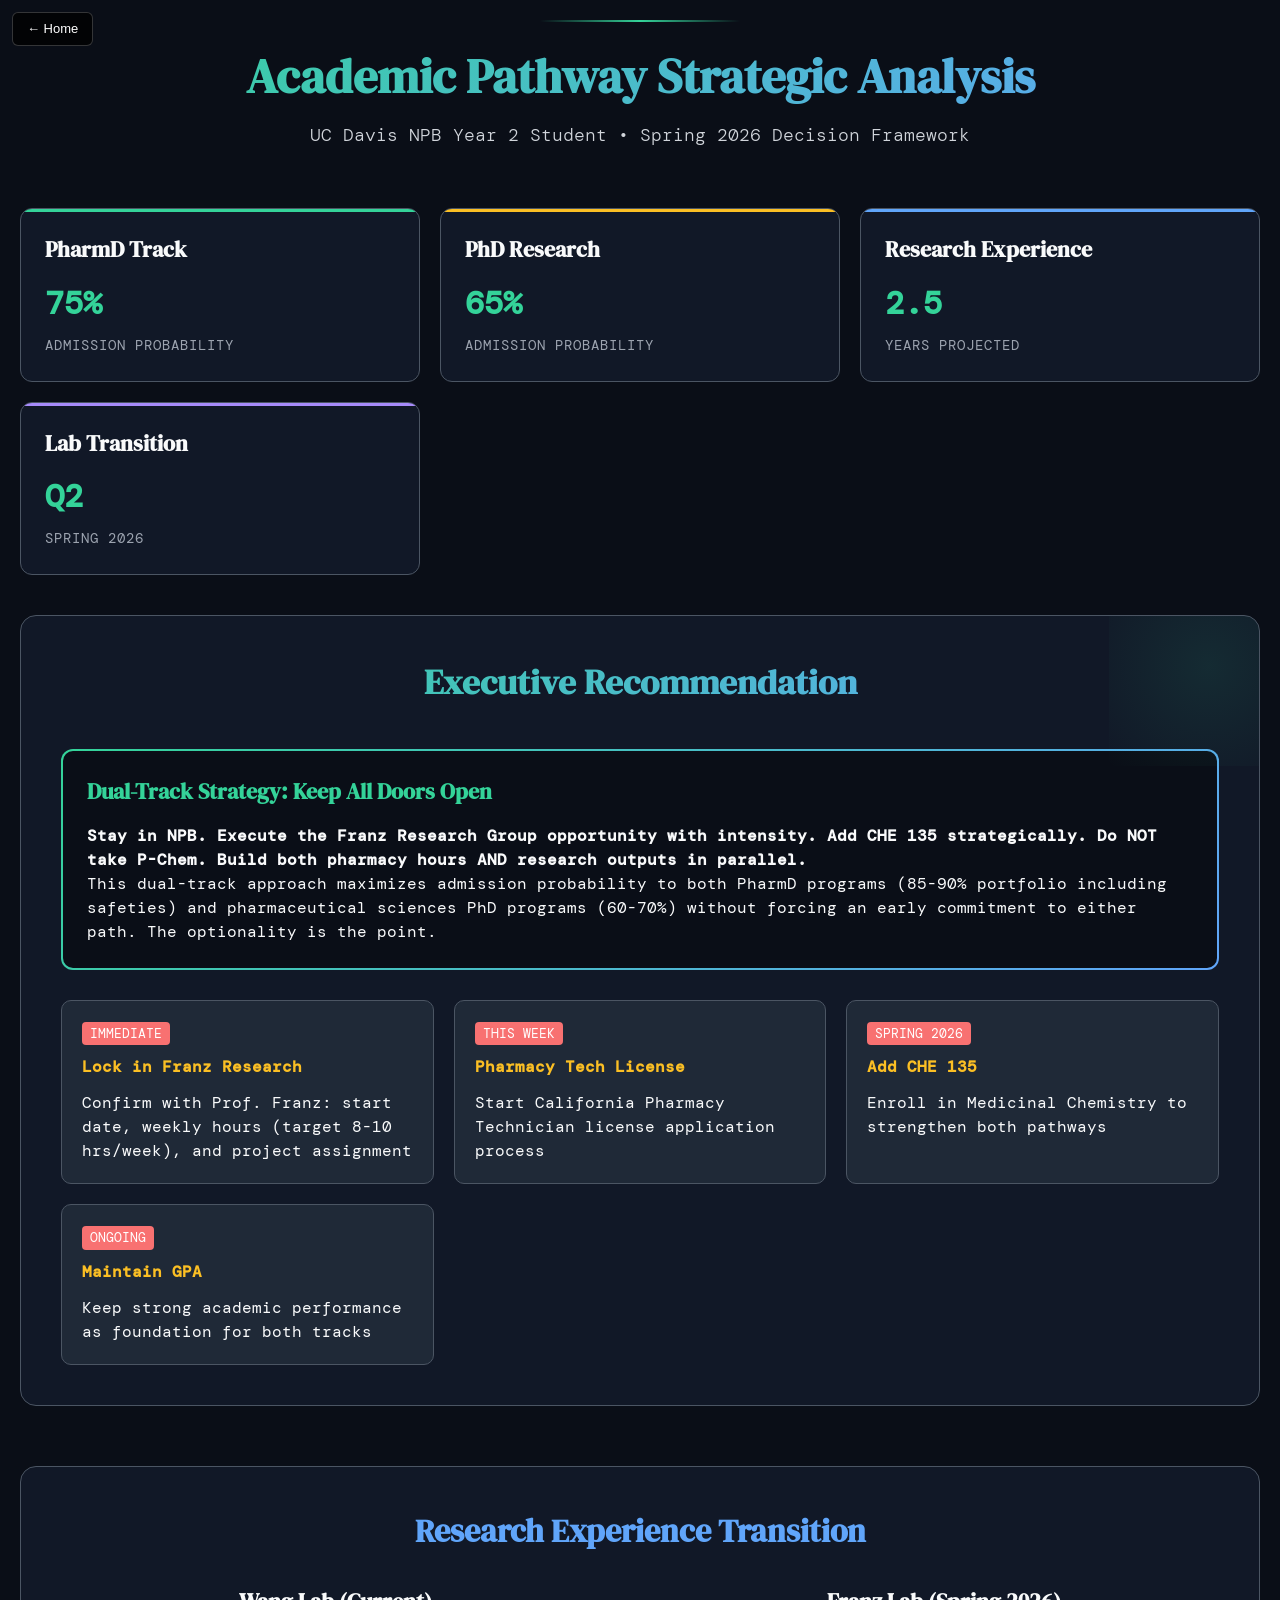
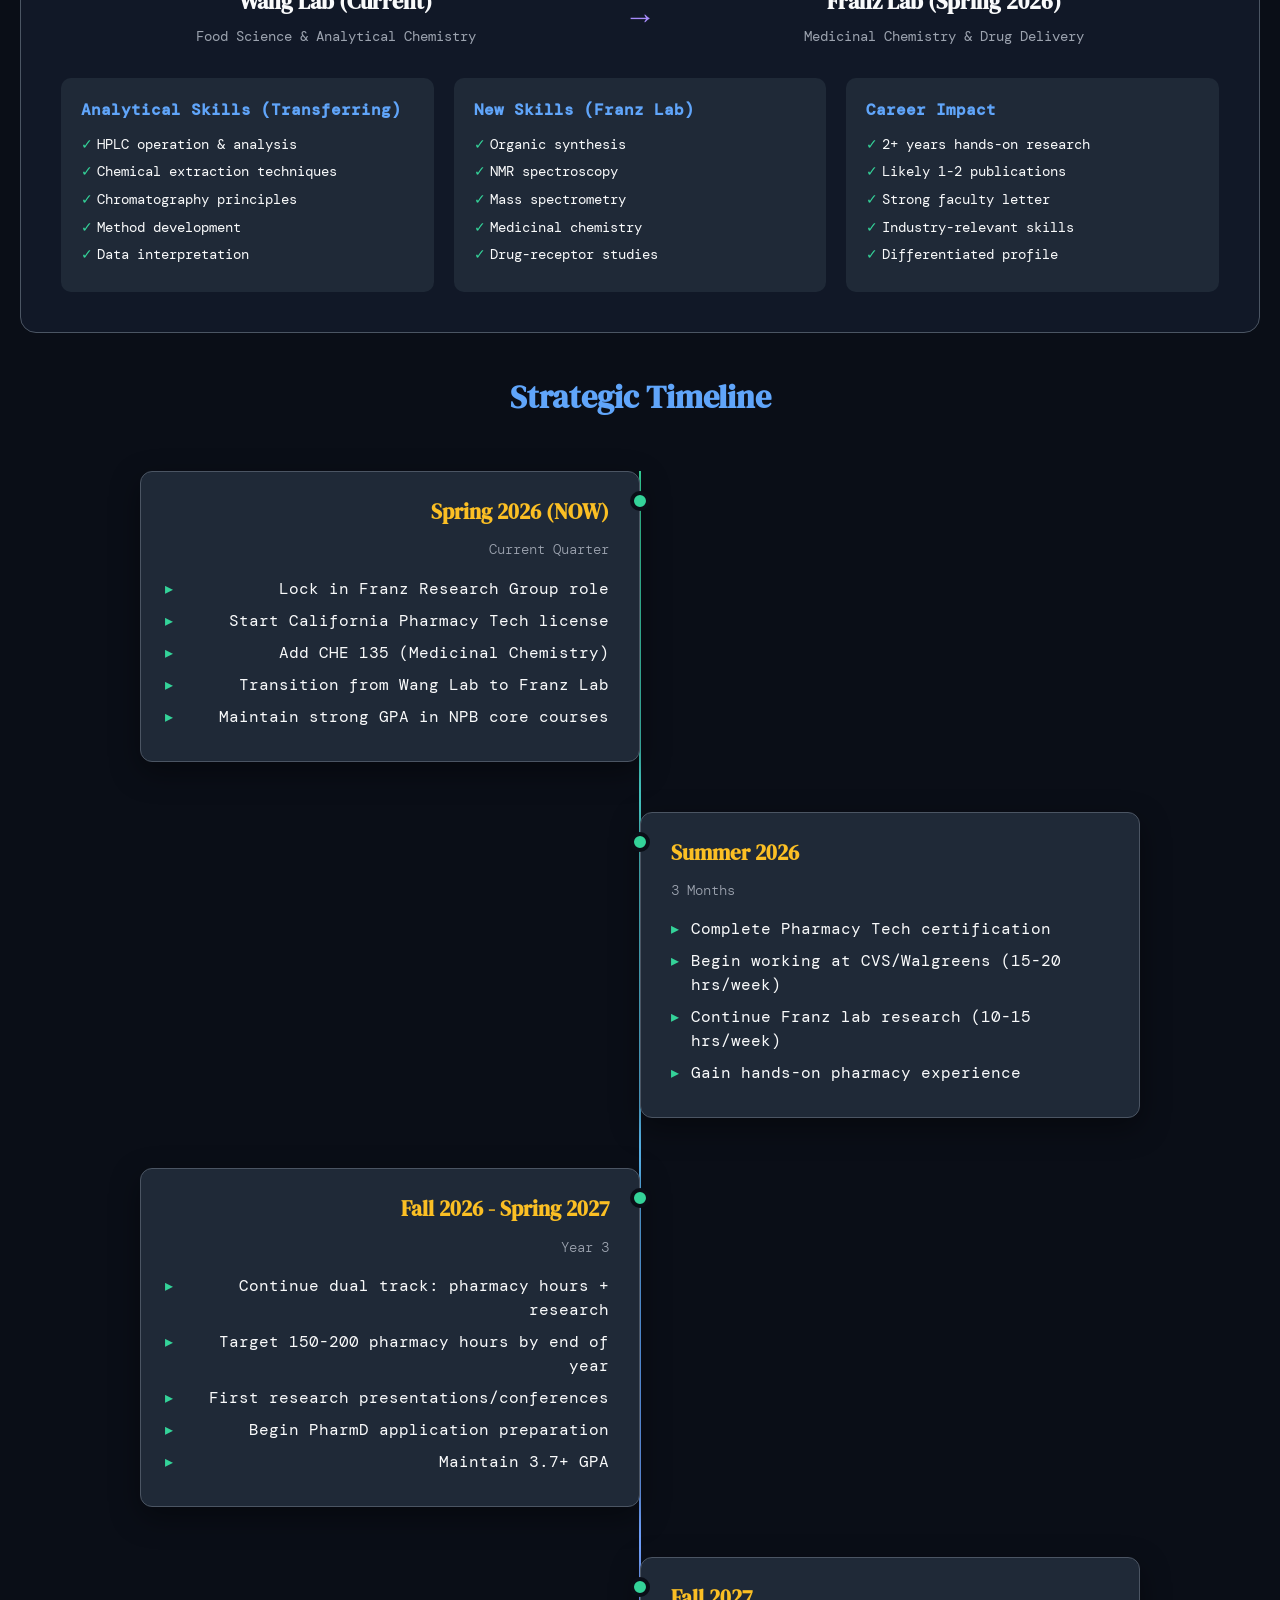
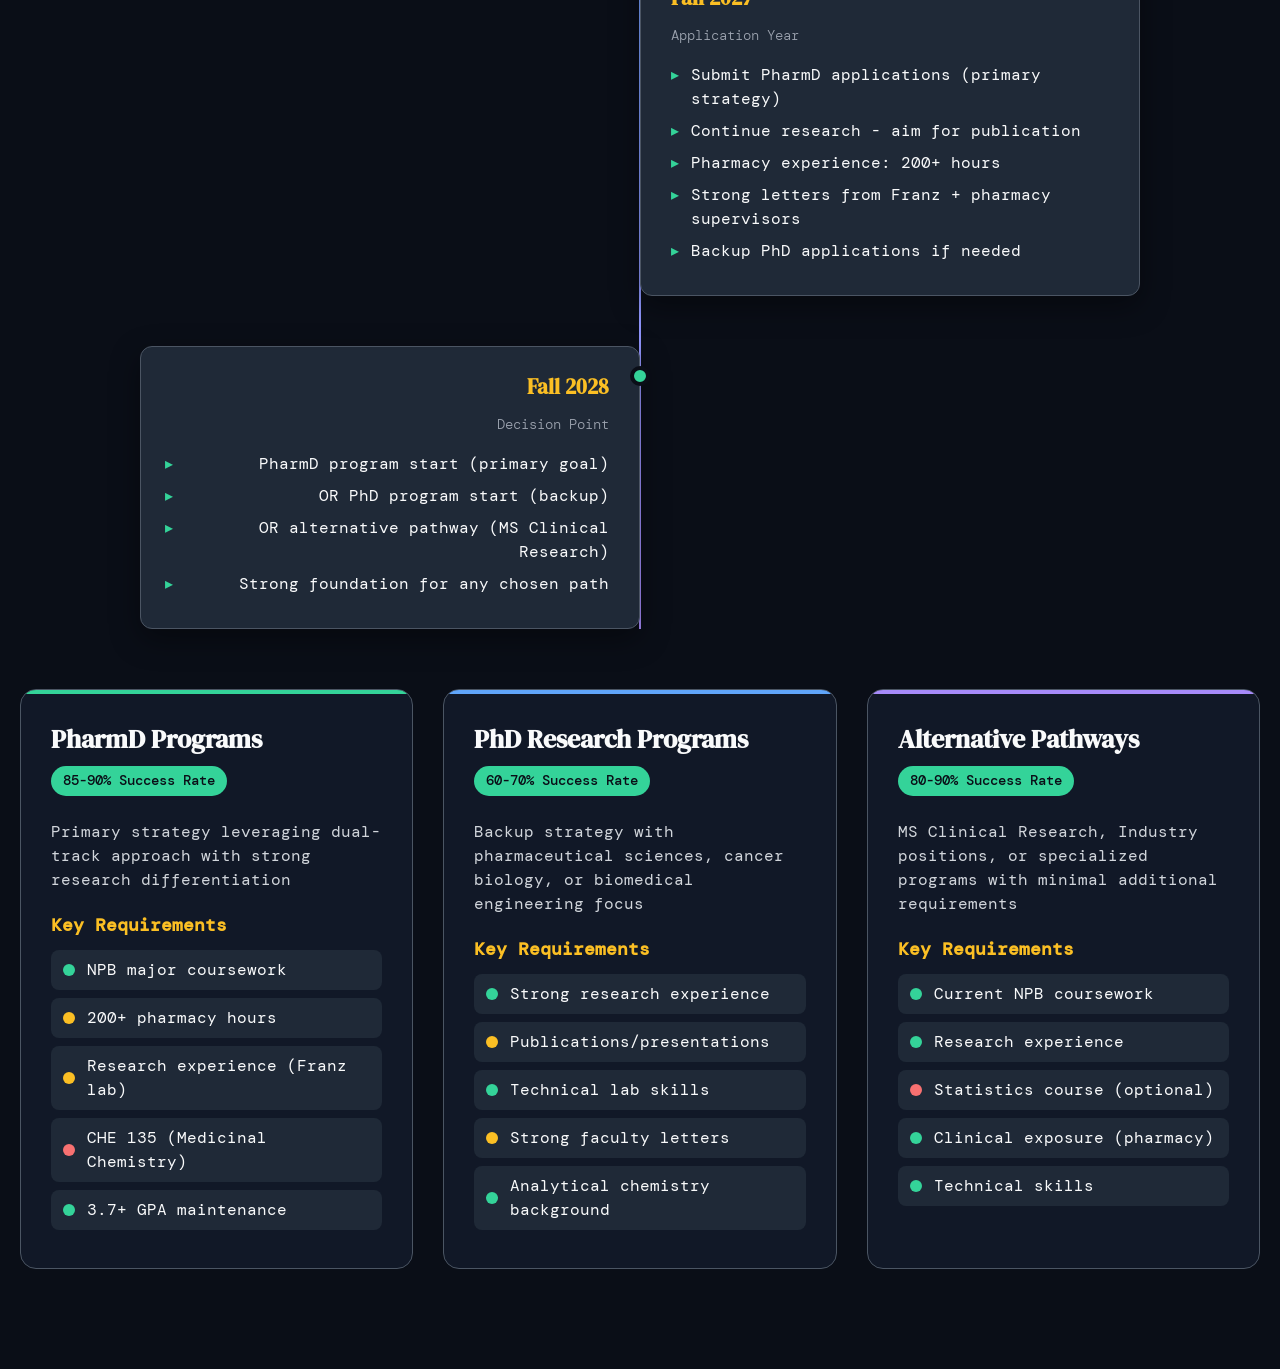
<file: 11A_NPB_Pathways_Strategic_Advice.html>
<!DOCTYPE html>
<html lang="en">
<head>
<meta charset="UTF-8">
<meta name="viewport" content="width=device-width, initial-scale=1.0">
<title>Academic Pathway Strategic Analysis</title>
<link rel="stylesheet" href="shared.css">
<style>
  :root {
    --bg-primary: #0a0e17;
    --bg-secondary: #111827;
    --bg-tertiary: #1f2937;
    --surface: #374151;
    --accent-green: #34d399;
    --accent-amber: #fbbf24;
    --accent-blue: #60a5fa;
    --accent-red: #f87171;
    --accent-purple: #a78bfa;
    --text-primary: #f9fafb;
    --text-secondary: #d1d5db;
    --text-muted: #9ca3af;
    --border: #4b5563;
    --shadow: rgba(0, 0, 0, 0.4);
  }

  * {
    margin: 0;
    padding: 0;
    box-sizing: border-box;
  }

  body {
    font-family: 'DM Mono', monospace;
    background: var(--bg-primary);
    color: var(--text-primary);
    line-height: 1.5;
    overflow-x: auto;
  }

  .container {
    max-width: 1400px;
    margin: 0 auto;
    padding: 40px 20px;
  }

  /* Header */
  .header {
    text-align: center;
    margin-bottom: 60px;
    position: relative;
  }

  .header::before {
    content: '';
    position: absolute;
    top: -20px;
    left: 50%;
    transform: translateX(-50%);
    width: 200px;
    height: 2px;
    background: linear-gradient(90deg, transparent, var(--accent-green), transparent);
  }

  .header h1 {
    font-family: 'DM Serif Display', serif;
    font-size: 3rem;
    font-weight: 600;
    margin-bottom: 10px;
    background: linear-gradient(135deg, var(--accent-green), var(--accent-blue));
    -webkit-background-clip: text;
    -webkit-text-fill-color: transparent;
    background-clip: text;
  }

  .header p {
    color: var(--text-secondary);
    font-size: 1.1rem;
    font-weight: 300;
  }

  /* Status Board */
  .status-board {
    display: grid;
    grid-template-columns: repeat(auto-fit, minmax(300px, 1fr));
    gap: 20px;
    margin-bottom: 40px;
  }

  .status-card {
    background: var(--bg-secondary);
    border: 1px solid var(--border);
    border-radius: 12px;
    padding: 24px;
    position: relative;
    overflow: hidden;
    transition: all 0.3s ease;
  }

  .status-card::before {
    content: '';
    position: absolute;
    top: 0;
    left: 0;
    right: 0;
    height: 3px;
    background: var(--accent-color);
  }

  .status-card:hover {
    transform: translateY(-5px);
    box-shadow: 0 20px 40px var(--shadow);
  }

  .status-card.primary::before { background: var(--accent-green); }
  .status-card.secondary::before { background: var(--accent-amber); }
  .status-card.research::before { background: var(--accent-blue); }
  .status-card.transition::before { background: var(--accent-purple); }

  .status-card h3 {
    font-family: 'DM Serif Display', serif;
    font-size: 1.4rem;
    margin-bottom: 12px;
    color: var(--text-primary);
  }

  .status-card .metric {
    font-size: 2rem;
    font-weight: 700;
    color: var(--accent-green);
    margin-bottom: 8px;
  }

  .status-card .label {
    color: var(--text-muted);
    font-size: 0.9rem;
    text-transform: uppercase;
    letter-spacing: 1px;
  }

  /* Timeline */
  .timeline-section {
    margin-bottom: 60px;
  }

  .section-title {
    font-family: 'DM Serif Display', serif;
    font-size: 2rem;
    margin-bottom: 30px;
    text-align: center;
    color: var(--accent-blue);
  }

  .timeline {
    position: relative;
    max-width: 1000px;
    margin: 0 auto;
  }

  .timeline::before {
    content: '';
    position: absolute;
    top: 0;
    left: 50%;
    transform: translateX(-50%);
    width: 2px;
    height: 100%;
    background: linear-gradient(to bottom, var(--accent-green), var(--accent-blue), var(--accent-purple));
  }

  .timeline-item {
    position: relative;
    margin: 50px 0;
    opacity: 0;
    animation: slideInTimeline 0.8s forwards;
  }

  .timeline-item:nth-child(even) .timeline-content {
    margin-left: 50%;
    padding-left: 30px;
  }

  .timeline-item:nth-child(odd) .timeline-content {
    margin-right: 50%;
    padding-right: 30px;
    text-align: right;
  }

  .timeline-marker {
    position: absolute;
    top: 20px;
    left: 50%;
    transform: translateX(-50%);
    width: 20px;
    height: 20px;
    background: var(--accent-green);
    border: 4px solid var(--bg-primary);
    border-radius: 50%;
    z-index: 2;
  }

  .timeline-content {
    background: var(--bg-tertiary);
    border: 1px solid var(--border);
    border-radius: 12px;
    padding: 24px;
    box-shadow: 0 10px 30px var(--shadow);
  }

  .timeline-content h4 {
    font-family: 'DM Serif Display', serif;
    font-size: 1.3rem;
    margin-bottom: 12px;
    color: var(--accent-amber);
  }

  .timeline-content .period {
    color: var(--text-muted);
    font-size: 0.9rem;
    margin-bottom: 16px;
    font-weight: 300;
  }

  .timeline-content ul {
    list-style: none;
  }

  .timeline-content li {
    margin: 8px 0;
    padding-left: 20px;
    position: relative;
  }

  .timeline-content li::before {
    content: '▸';
    position: absolute;
    left: 0;
    color: var(--accent-green);
  }

  /* Pathway Comparison */
  .pathway-grid {
    display: grid;
    grid-template-columns: repeat(auto-fit, minmax(350px, 1fr));
    gap: 30px;
    margin-bottom: 60px;
  }

  .pathway-card {
    background: var(--bg-secondary);
    border: 1px solid var(--border);
    border-radius: 16px;
    padding: 30px;
    position: relative;
    overflow: hidden;
    transition: all 0.3s ease;
  }

  .pathway-card::before {
    content: '';
    position: absolute;
    top: 0;
    left: 0;
    right: 0;
    height: 4px;
    background: var(--pathway-color);
  }

  .pathway-card.pharmd::before { background: var(--accent-green); }
  .pathway-card.research::before { background: var(--accent-blue); }
  .pathway-card.alternative::before { background: var(--accent-purple); }

  .pathway-card:hover {
    transform: translateY(-8px);
    box-shadow: 0 25px 50px var(--shadow);
  }

  .pathway-header {
    margin-bottom: 24px;
  }

  .pathway-header h3 {
    font-family: 'DM Serif Display', serif;
    font-size: 1.6rem;
    margin-bottom: 8px;
  }

  .probability {
    display: inline-block;
    background: var(--accent-green);
    color: var(--bg-primary);
    padding: 4px 12px;
    border-radius: 20px;
    font-size: 0.9rem;
    font-weight: 500;
  }

  .pathway-details {
    color: var(--text-secondary);
    margin-bottom: 20px;
  }

  .requirements {
    margin-top: 20px;
  }

  .requirements h4 {
    color: var(--accent-amber);
    margin-bottom: 12px;
    font-size: 1.1rem;
  }

  .requirement-item {
    display: flex;
    align-items: center;
    margin: 8px 0;
    padding: 8px 12px;
    background: var(--bg-tertiary);
    border-radius: 8px;
    transition: background 0.2s ease;
  }

  .requirement-item:hover {
    background: var(--surface);
  }

  .requirement-status {
    width: 12px;
    height: 12px;
    border-radius: 50%;
    margin-right: 12px;
    flex-shrink: 0;
  }

  .requirement-status.complete { background: var(--accent-green); }
  .requirement-status.progress { background: var(--accent-amber); }
  .requirement-status.pending { background: var(--accent-red); }

  /* Decision Matrix */
  .decision-matrix {
    background: var(--bg-secondary);
    border: 1px solid var(--border);
    border-radius: 16px;
    padding: 40px;
    margin-bottom: 60px;
    position: relative;
    overflow: hidden;
  }

  .decision-matrix::before {
    content: '';
    position: absolute;
    top: -50px;
    right: -50px;
    width: 200px;
    height: 200px;
    background: radial-gradient(circle, rgba(52, 211, 153, 0.1), transparent);
  }

  .matrix-title {
    font-family: 'DM Serif Display', serif;
    font-size: 2.2rem;
    text-align: center;
    margin-bottom: 40px;
    background: linear-gradient(135deg, var(--accent-green), var(--accent-blue));
    -webkit-background-clip: text;
    -webkit-text-fill-color: transparent;
    background-clip: text;
  }

  .recommendation-box {
    background: linear-gradient(135deg, var(--accent-green), var(--accent-blue));
    padding: 2px;
    border-radius: 12px;
    margin-bottom: 30px;
  }

  .recommendation-content {
    background: var(--bg-primary);
    padding: 24px;
    border-radius: 10px;
  }

  .recommendation-content h3 {
    font-family: 'DM Serif Display', serif;
    font-size: 1.4rem;
    margin-bottom: 16px;
    color: var(--accent-green);
  }

  .key-actions {
    display: grid;
    grid-template-columns: repeat(auto-fit, minmax(280px, 1fr));
    gap: 20px;
    margin-top: 30px;
  }

  .action-item {
    background: var(--bg-tertiary);
    border: 1px solid var(--border);
    border-radius: 10px;
    padding: 20px;
    transition: all 0.3s ease;
  }

  .action-item:hover {
    border-color: var(--accent-green);
    box-shadow: 0 8px 25px var(--shadow);
  }

  .action-item h4 {
    color: var(--accent-amber);
    margin-bottom: 12px;
  }

  .action-item .priority {
    display: inline-block;
    background: var(--accent-red);
    color: white;
    padding: 2px 8px;
    border-radius: 4px;
    font-size: 0.8rem;
    margin-bottom: 10px;
  }

  /* Research Transition */
  .research-transition {
    background: var(--bg-secondary);
    border: 1px solid var(--border);
    border-radius: 16px;
    padding: 40px;
    margin-bottom: 40px;
  }

  .transition-header {
    display: flex;
    align-items: center;
    margin-bottom: 30px;
  }

  .transition-arrow {
    font-size: 2rem;
    color: var(--accent-purple);
    margin: 0 20px;
  }

  .lab-info {
    flex: 1;
    text-align: center;
  }

  .lab-info h3 {
    font-family: 'DM Serif Display', serif;
    font-size: 1.4rem;
    margin-bottom: 8px;
  }

  .lab-info .focus {
    color: var(--text-muted);
    font-size: 0.9rem;
  }

  .skill-transfer {
    display: grid;
    grid-template-columns: repeat(auto-fit, minmax(250px, 1fr));
    gap: 20px;
    margin-top: 30px;
  }

  .skill-category {
    background: var(--bg-tertiary);
    border-radius: 10px;
    padding: 20px;
  }

  .skill-category h4 {
    color: var(--accent-blue);
    margin-bottom: 12px;
  }

  .skill-category ul {
    list-style: none;
  }

  .skill-category li {
    margin: 6px 0;
    padding-left: 16px;
    position: relative;
    font-size: 0.9rem;
  }

  .skill-category li::before {
    content: '✓';
    position: absolute;
    left: 0;
    color: var(--accent-green);
  }

  /* Animations */
  @keyframes slideInTimeline {
    from {
      opacity: 0;
      transform: translateY(50px);
    }
    to {
      opacity: 1;
      transform: translateY(0);
    }
  }

  .timeline-item:nth-child(1) { animation-delay: 0.1s; }
  .timeline-item:nth-child(2) { animation-delay: 0.2s; }
  .timeline-item:nth-child(3) { animation-delay: 0.3s; }
  .timeline-item:nth-child(4) { animation-delay: 0.4s; }
  .timeline-item:nth-child(5) { animation-delay: 0.5s; }

  /* Responsive Design */
  @media (max-width: 768px) {
    .container {
      padding: 20px 15px;
    }
    
    .header h1 {
      font-size: 2.2rem;
    }
    
    .timeline::before {
      left: 20px;
    }
    
    .timeline-item:nth-child(even) .timeline-content,
    .timeline-item:nth-child(odd) .timeline-content {
      margin-left: 50px;
      margin-right: 0;
      padding-left: 20px;
      padding-right: 20px;
      text-align: left;
    }
    
    .timeline-marker {
      left: 20px;
      transform: translateX(-50%);
    }
  }
</style>
</head>
<body>
<a href="index.html" style="position:fixed;top:12px;left:12px;z-index:9999;background:rgba(0,0,0,0.75);color:#fff;padding:6px 14px;border-radius:6px;font-size:13px;text-decoration:none;font-family:sans-serif;border:1px solid rgba(255,255,255,0.2);backdrop-filter:blur(4px);">← Home</a>
  <div class="container">
    <!-- Header -->
    <div class="header">
      <h1>Academic Pathway Strategic Analysis</h1>
      <p>UC Davis NPB Year 2 Student • Spring 2026 Decision Framework</p>
    </div>

    <!-- Current Status Board -->
    <div class="status-board">
      <div class="status-card primary">
        <h3>PharmD Track</h3>
        <div class="metric">75%</div>
        <div class="label">Admission Probability</div>
      </div>
      <div class="status-card secondary">
        <h3>PhD Research</h3>
        <div class="metric">65%</div>
        <div class="label">Admission Probability</div>
      </div>
      <div class="status-card research">
        <h3>Research Experience</h3>
        <div class="metric">2.5</div>
        <div class="label">Years Projected</div>
      </div>
      <div class="status-card transition">
        <h3>Lab Transition</h3>
        <div class="metric">Q2</div>
        <div class="label">Spring 2026</div>
      </div>
    </div>

    <!-- Executive Recommendation -->
    <div class="decision-matrix">
      <h2 class="matrix-title">Executive Recommendation</h2>
      <div class="recommendation-box">
        <div class="recommendation-content">
          <h3>Dual-Track Strategy: Keep All Doors Open</h3>
          <p><strong>Stay in NPB. Execute the Franz Research Group opportunity with intensity. Add CHE 135 strategically. Do NOT take P-Chem. Build both pharmacy hours AND research outputs in parallel.</strong></p>
          <p>This dual-track approach maximizes admission probability to both PharmD programs (85-90% portfolio including safeties) and pharmaceutical sciences PhD programs (60-70%) without forcing an early commitment to either path. The optionality is the point.</p>
        </div>
      </div>

      <div class="key-actions">
        <div class="action-item">
          <div class="priority">IMMEDIATE</div>
          <h4>Lock in Franz Research</h4>
          <p>Confirm with Prof. Franz: start date, weekly hours (target 8-10 hrs/week), and project assignment</p>
        </div>
        <div class="action-item">
          <div class="priority">THIS WEEK</div>
          <h4>Pharmacy Tech License</h4>
          <p>Start California Pharmacy Technician license application process</p>
        </div>
        <div class="action-item">
          <div class="priority">SPRING 2026</div>
          <h4>Add CHE 135</h4>
          <p>Enroll in Medicinal Chemistry to strengthen both pathways</p>
        </div>
        <div class="action-item">
          <div class="priority">ONGOING</div>
          <h4>Maintain GPA</h4>
          <p>Keep strong academic performance as foundation for both tracks</p>
        </div>
      </div>
    </div>

    <!-- Research Lab Transition -->
    <div class="research-transition">
      <h2 class="section-title">Research Experience Transition</h2>
      <div class="transition-header">
        <div class="lab-info">
          <h3>Wang Lab (Current)</h3>
          <div class="focus">Food Science & Analytical Chemistry</div>
        </div>
        <div class="transition-arrow">→</div>
        <div class="lab-info">
          <h3>Franz Lab (Spring 2026)</h3>
          <div class="focus">Medicinal Chemistry & Drug Delivery</div>
        </div>
      </div>
      
      <div class="skill-transfer">
        <div class="skill-category">
          <h4>Analytical Skills (Transferring)</h4>
          <ul>
            <li>HPLC operation & analysis</li>
            <li>Chemical extraction techniques</li>
            <li>Chromatography principles</li>
            <li>Method development</li>
            <li>Data interpretation</li>
          </ul>
        </div>
        <div class="skill-category">
          <h4>New Skills (Franz Lab)</h4>
          <ul>
            <li>Organic synthesis</li>
            <li>NMR spectroscopy</li>
            <li>Mass spectrometry</li>
            <li>Medicinal chemistry</li>
            <li>Drug-receptor studies</li>
          </ul>
        </div>
        <div class="skill-category">
          <h4>Career Impact</h4>
          <ul>
            <li>2+ years hands-on research</li>
            <li>Likely 1-2 publications</li>
            <li>Strong faculty letter</li>
            <li>Industry-relevant skills</li>
            <li>Differentiated profile</li>
          </ul>
        </div>
      </div>
    </div>

    <!-- Timeline -->
    <div class="timeline-section">
      <h2 class="section-title">Strategic Timeline</h2>
      <div class="timeline">
        <div class="timeline-item">
          <div class="timeline-marker"></div>
          <div class="timeline-content">
            <h4>Spring 2026 (NOW)</h4>
            <div class="period">Current Quarter</div>
            <ul>
              <li>Lock in Franz Research Group role</li>
              <li>Start California Pharmacy Tech license</li>
              <li>Add CHE 135 (Medicinal Chemistry)</li>
              <li>Transition from Wang Lab to Franz Lab</li>
              <li>Maintain strong GPA in NPB core courses</li>
            </ul>
          </div>
        </div>

        <div class="timeline-item">
          <div class="timeline-marker"></div>
          <div class="timeline-content">
            <h4>Summer 2026</h4>
            <div class="period">3 Months</div>
            <ul>
              <li>Complete Pharmacy Tech certification</li>
              <li>Begin working at CVS/Walgreens (15-20 hrs/week)</li>
              <li>Continue Franz lab research (10-15 hrs/week)</li>
              <li>Gain hands-on pharmacy experience</li>
            </ul>
          </div>
        </div>

        <div class="timeline-item">
          <div class="timeline-marker"></div>
          <div class="timeline-content">
            <h4>Fall 2026 - Spring 2027</h4>
            <div class="period">Year 3</div>
            <ul>
              <li>Continue dual track: pharmacy hours + research</li>
              <li>Target 150-200 pharmacy hours by end of year</li>
              <li>First research presentations/conferences</li>
              <li>Begin PharmD application preparation</li>
              <li>Maintain 3.7+ GPA</li>
            </ul>
          </div>
        </div>

        <div class="timeline-item">
          <div class="timeline-marker"></div>
          <div class="timeline-content">
            <h4>Fall 2027</h4>
            <div class="period">Application Year</div>
            <ul>
              <li>Submit PharmD applications (primary strategy)</li>
              <li>Continue research - aim for publication</li>
              <li>Pharmacy experience: 200+ hours</li>
              <li>Strong letters from Franz + pharmacy supervisors</li>
              <li>Backup PhD applications if needed</li>
            </ul>
          </div>
        </div>

        <div class="timeline-item">
          <div class="timeline-marker"></div>
          <div class="timeline-content">
            <h4>Fall 2028</h4>
            <div class="period">Decision Point</div>
            <ul>
              <li>PharmD program start (primary goal)</li>
              <li>OR PhD program start (backup)</li>
              <li>OR alternative pathway (MS Clinical Research)</li>
              <li>Strong foundation for any chosen path</li>
            </ul>
          </div>
        </div>
      </div>
    </div>

    <!-- Pathway Comparison -->
    <div class="pathway-grid">
      <div class="pathway-card pharmd">
        <div class="pathway-header">
          <h3>PharmD Programs</h3>
          <span class="probability">85-90% Success Rate</span>
        </div>
        <div class="pathway-details">
          Primary strategy leveraging dual-track approach with strong research differentiation
        </div>
        <div class="requirements">
          <h4>Key Requirements</h4>
          <div class="requirement-item">
            <div class="requirement-status complete"></div>
            <span>NPB major coursework</span>
          </div>
          <div class="requirement-item">
            <div class="requirement-status progress"></div>
            <span>200+ pharmacy hours</span>
          </div>
          <div class="requirement-item">
            <div class="requirement-status progress"></div>
            <span>Research experience (Franz lab)</span>
          </div>
          <div class="requirement-item">
            <div class="requirement-status pending"></div>
            <span>CHE 135 (Medicinal Chemistry)</span>
          </div>
          <div class="requirement-item">
            <div class="requirement-status complete"></div>
            <span>3.7+ GPA maintenance</span>
          </div>
        </div>
      </div>

      <div class="pathway-card research">
        <div class="pathway-header">
          <h3>PhD Research Programs</h3>
          <span class="probability">60-70% Success Rate</span>
        </div>
        <div class="pathway-details">
          Backup strategy with pharmaceutical sciences, cancer biology, or biomedical engineering focus
        </div>
        <div class="requirements">
          <h4>Key Requirements</h4>
          <div class="requirement-item">
            <div class="requirement-status complete"></div>
            <span>Strong research experience</span>
          </div>
          <div class="requirement-item">
            <div class="requirement-status progress"></div>
            <span>Publications/presentations</span>
          </div>
          <div class="requirement-item">
            <div class="requirement-status complete"></div>
            <span>Technical lab skills</span>
          </div>
          <div class="requirement-item">
            <div class="requirement-status progress"></div>
            <span>Strong faculty letters</span>
          </div>
          <div class="requirement-item">
            <div class="requirement-status complete"></div>
            <span>Analytical chemistry background</span>
          </div>
        </div>
      </div>

      <div class="pathway-card alternative">
        <div class="pathway-header">
          <h3>Alternative Pathways</h3>
          <span class="probability">80-90% Success Rate</span>
        </div>
        <div class="pathway-details">
          MS Clinical Research, Industry positions, or specialized programs with minimal additional requirements
        </div>
        <div class="requirements">
          <h4>Key Requirements</h4>
          <div class="requirement-item">
            <div class="requirement-status complete"></div>
            <span>Current NPB coursework</span>
          </div>
          <div class="requirement-item">
            <div class="requirement-status complete"></div>
            <span>Research experience</span>
          </div>
          <div class="requirement-item">
            <div class="requirement-status pending"></div>
            <span>Statistics course (optional)</span>
          </div>
          <div class="requirement-item">
            <div class="requirement-status complete"></div>
            <span>Clinical exposure (pharmacy)</span>
          </div>
          <div class="requirement-item">
            <div class="requirement-status complete"></div>
            <span>Technical skills</span>
          </div>
        </div>
      </div>
    </div>
  </div>

  <script>
    // Add some interactive animations
    document.addEventListener('DOMContentLoaded', function() {
      // Animate cards on scroll
      const cards = document.querySelectorAll('.status-card, .pathway-card, .action-item');
      
      const observerOptions = {
        threshold: 0.1,
        rootMargin: '0px 0px -50px 0px'
      };
      
      const observer = new IntersectionObserver((entries) => {
        entries.forEach(entry => {
          if (entry.isIntersecting) {
            entry.target.style.opacity = '1';
            entry.target.style.transform = 'translateY(0)';
          }
        });
      }, observerOptions);
      
      cards.forEach(card => {
        card.style.opacity = '0';
        card.style.transform = 'translateY(20px)';
        card.style.transition = 'opacity 0.6s ease, transform 0.6s ease';
        observer.observe(card);
      });

      // Add hover effects for pathway cards
      document.querySelectorAll('.pathway-card').forEach(card => {
        card.addEventListener('mouseenter', function() {
          this.style.transform = 'translateY(-8px) scale(1.02)';
        });
        
        card.addEventListener('mouseleave', function() {
          this.style.transform = 'translateY(-8px) scale(1)';
        });
      });
    });
  </script>
</body>
</html>
</file>
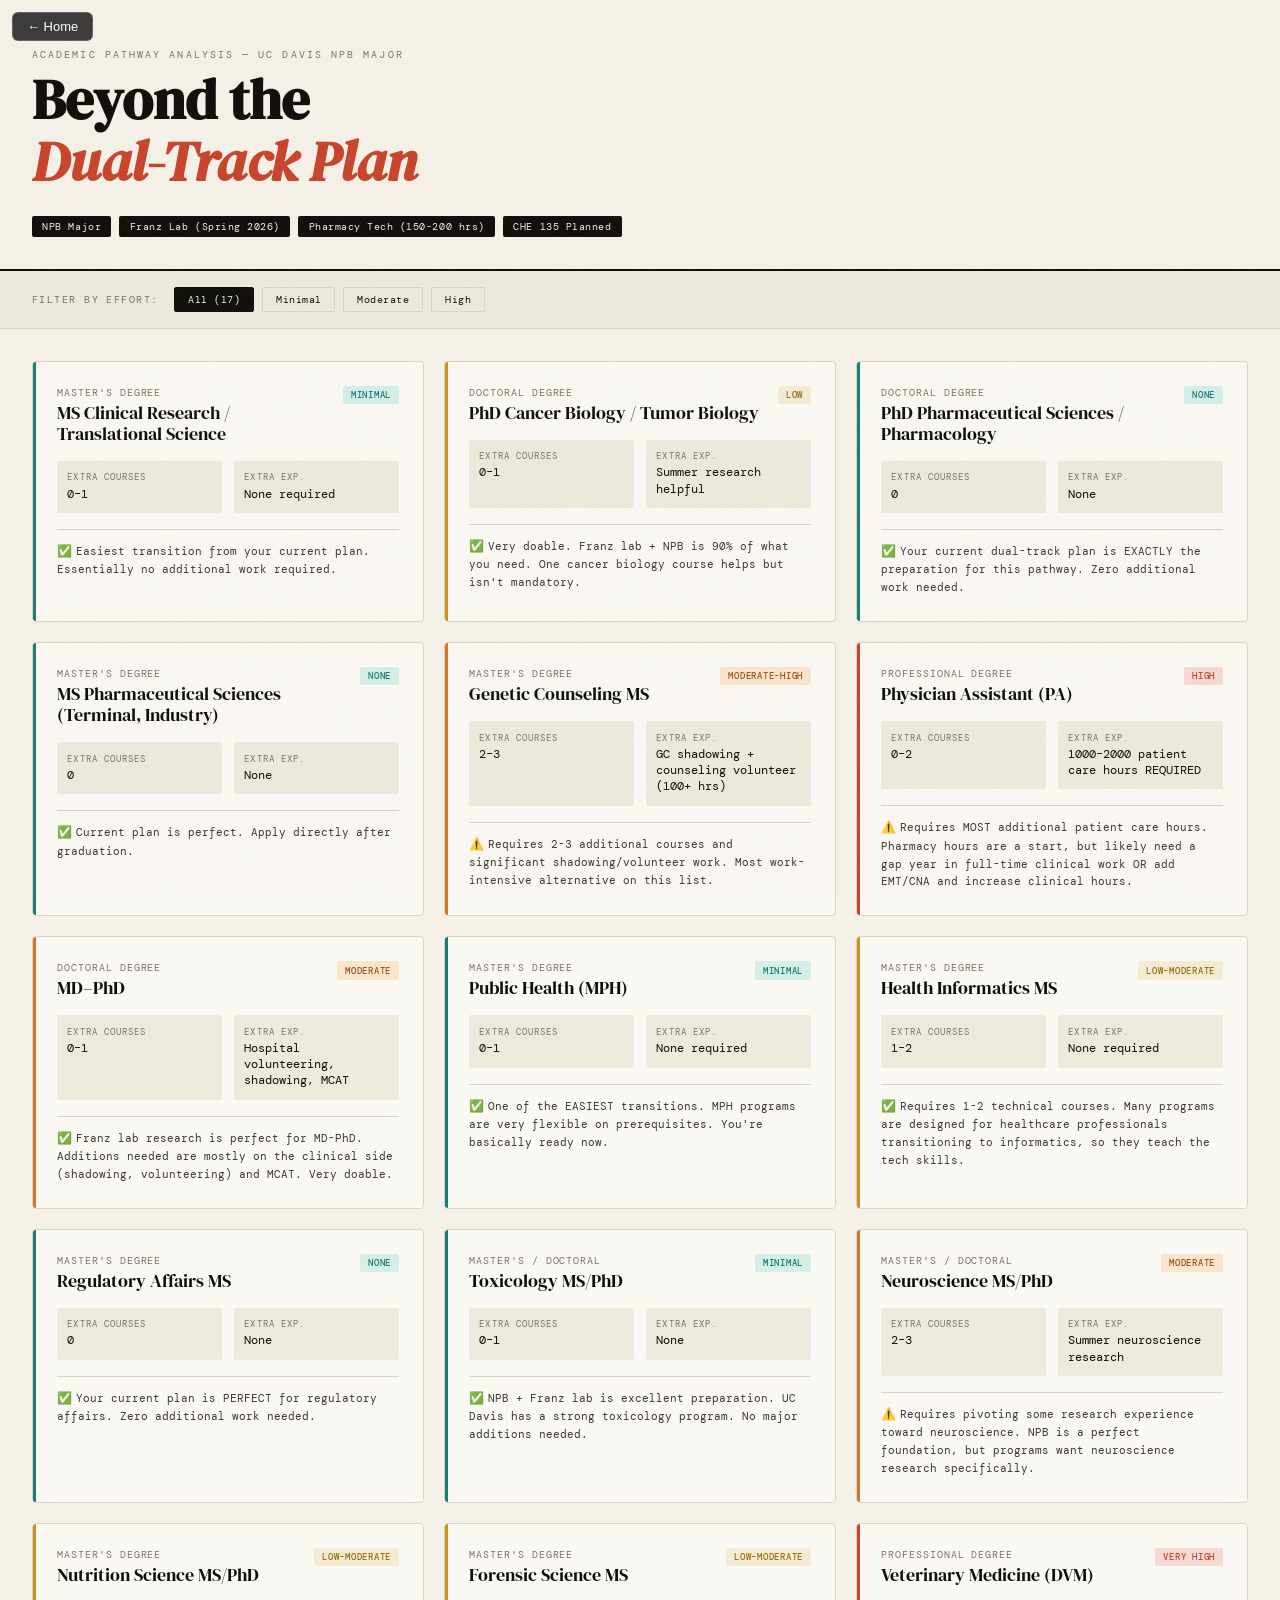
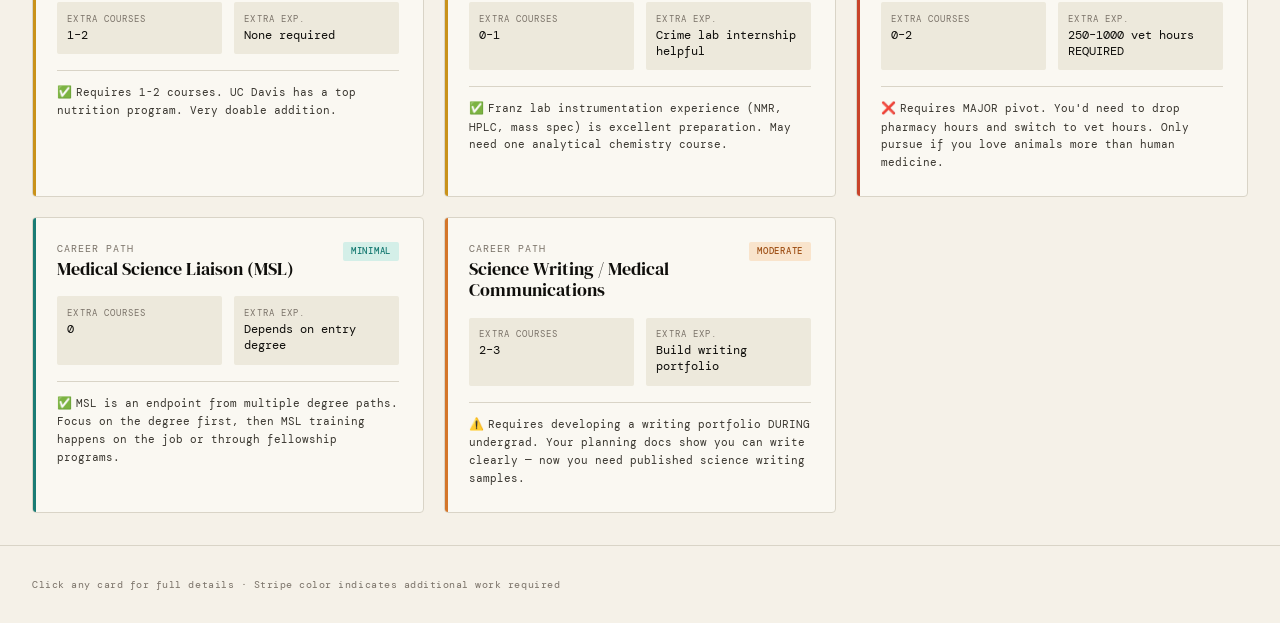
<file: 11B_11C_NPB_Pathways.html>
<!DOCTYPE html>
<html lang="en">
<head>
<meta charset="UTF-8">
<meta name="viewport" content="width=device-width, initial-scale=1.0">
<title>Pathway Explorer</title>
<link rel="stylesheet" href="shared.css">
<style>
  :root {
    --ink: #0f0e0b;
    --paper: #f5f1e8;
    --cream: #ede9dc;
    --accent: #c8442a;
    --gold: #c9921a;
    --teal: #1a7c74;
    --muted: #7a7268;
    --card-bg: #faf8f2;
    --border: #d9d4c7;
  }

  *, *::before, *::after { box-sizing: border-box; margin: 0; padding: 0; }

  body {
    background: var(--paper);
    color: var(--ink);
    font-family: 'DM Mono', monospace;
    min-height: 100vh;
    overflow-x: hidden;
  }

  /* noise texture overlay */
  body::before {
    content: '';
    position: fixed;
    inset: 0;
    pointer-events: none;
    opacity: 0.04;
    background-image: url("data:image/svg+xml,%3Csvg viewBox='0 0 256 256' xmlns='http://www.w3.org/2000/svg'%3E%3Cfilter id='n'%3E%3CfeTurbulence type='fractalNoise' baseFrequency='0.9' numOctaves='4'/%3E%3C/filter%3E%3Crect width='100%25' height='100%25' filter='url(%23n)'/%3E%3C/svg%3E");
    background-size: 200px;
    z-index: 9999;
  }

  header {
    padding: 3rem 2rem 2rem;
    border-bottom: 2px solid var(--ink);
    position: relative;
  }

  .eyebrow {
    font-size: 0.65rem;
    letter-spacing: 0.2em;
    text-transform: uppercase;
    color: var(--muted);
    margin-bottom: 0.5rem;
  }

  h1 {
    font-family: 'DM Serif Display', serif;
    font-size: clamp(2rem, 5vw, 3.5rem);
    line-height: 1.1;
    max-width: 700px;
  }

  h1 em {
    font-style: italic;
    color: var(--accent);
  }

  .baseline-tag {
    margin-top: 1.5rem;
    display: flex;
    flex-wrap: wrap;
    gap: 0.5rem;
    font-size: 0.65rem;
    letter-spacing: 0.05em;
  }

  .tag {
    background: var(--ink);
    color: var(--paper);
    padding: 0.25rem 0.65rem;
    border-radius: 2px;
  }

  /* filter bar */
  .filter-bar {
    padding: 1rem 2rem;
    display: flex;
    flex-wrap: wrap;
    gap: 0.5rem;
    align-items: center;
    border-bottom: 1px solid var(--border);
    background: var(--cream);
    position: sticky;
    top: 0;
    z-index: 100;
  }

  .filter-label {
    font-size: 0.6rem;
    letter-spacing: 0.15em;
    text-transform: uppercase;
    color: var(--muted);
    margin-right: 0.5rem;
  }

  .filter-btn {
    border: 1.5px solid var(--border);
    background: transparent;
    padding: 0.3rem 0.8rem;
    font-family: 'DM Mono', monospace;
    font-size: 0.65rem;
    letter-spacing: 0.05em;
    cursor: pointer;
    color: var(--ink);
    border-radius: 2px;
    transition: all 0.15s;
  }

  .filter-btn:hover { background: var(--cream); border-color: var(--ink); }
  .filter-btn.active { background: var(--ink); color: var(--paper); border-color: var(--ink); }
  .filter-btn.effort-minimal.active { background: var(--teal); border-color: var(--teal); }
  .filter-btn.effort-moderate.active { background: var(--gold); border-color: var(--gold); color: var(--ink); }
  .filter-btn.effort-high.active { background: var(--accent); border-color: var(--accent); }

  /* grid */
  .grid {
    padding: 2rem;
    display: grid;
    grid-template-columns: repeat(auto-fill, minmax(300px, 1fr));
    gap: 1.25rem;
  }

  .card {
    background: var(--card-bg);
    border: 1.5px solid var(--border);
    border-radius: 4px;
    padding: 1.5rem;
    cursor: pointer;
    transition: all 0.2s;
    position: relative;
    overflow: hidden;
  }

  .card::before {
    content: '';
    position: absolute;
    left: 0; top: 0; bottom: 0;
    width: 3px;
  }

  .card[data-effort="NONE"]::before, .card[data-effort="MINIMAL"]::before { background: var(--teal); }
  .card[data-effort="LOW"]::before, .card[data-effort="LOW-MODERATE"]::before { background: var(--gold); }
  .card[data-effort="MODERATE"]::before, .card[data-effort="MODERATE-HIGH"]::before { background: #d4762a; }
  .card[data-effort="HIGH"]::before, .card[data-effort="VERY HIGH"]::before { background: var(--accent); }

  .card:hover {
    transform: translateY(-2px);
    box-shadow: 0 8px 24px rgba(0,0,0,0.1);
    border-color: var(--ink);
  }

  .card.hidden { display: none; }

  .card-header {
    display: flex;
    justify-content: space-between;
    align-items: flex-start;
    gap: 1rem;
    margin-bottom: 1rem;
  }

  .card-title {
    font-family: 'DM Serif Display', serif;
    font-size: 1.1rem;
    line-height: 1.2;
  }

  .card-degree {
    font-size: 0.6rem;
    letter-spacing: 0.1em;
    text-transform: uppercase;
    color: var(--muted);
    margin-bottom: 0.25rem;
  }

  .effort-badge {
    font-size: 0.58rem;
    letter-spacing: 0.08em;
    text-transform: uppercase;
    padding: 0.2rem 0.5rem;
    border-radius: 2px;
    white-space: nowrap;
    font-weight: 500;
  }

  [data-effort="NONE"] .effort-badge, [data-effort="MINIMAL"] .effort-badge {
    background: #d4efe8; color: var(--teal);
  }
  [data-effort="LOW"] .effort-badge, [data-effort="LOW-MODERATE"] .effort-badge {
    background: #f5ead3; color: #9a6d0f;
  }
  [data-effort="MODERATE"] .effort-badge, [data-effort="MODERATE-HIGH"] .effort-badge {
    background: #f9e4cc; color: #a0531a;
  }
  [data-effort="HIGH"] .effort-badge, [data-effort="VERY HIGH"] .effort-badge {
    background: #f5d9d4; color: var(--accent);
  }

  .card-meta {
    display: grid;
    grid-template-columns: 1fr 1fr;
    gap: 0.75rem;
    margin-bottom: 1rem;
  }

  .meta-block {
    padding: 0.65rem;
    background: var(--cream);
    border-radius: 2px;
  }

  .meta-label {
    font-size: 0.55rem;
    letter-spacing: 0.12em;
    text-transform: uppercase;
    color: var(--muted);
    margin-bottom: 0.2rem;
  }

  .meta-value {
    font-size: 0.72rem;
    line-height: 1.4;
  }

  .verdict {
    font-size: 0.7rem;
    line-height: 1.6;
    color: #3a3730;
    border-top: 1px solid var(--border);
    padding-top: 0.75rem;
  }

  .compat-icon {
    font-size: 0.75rem;
    margin-right: 0.25rem;
  }

  /* detail panel */
  .overlay {
    position: fixed; inset: 0;
    background: rgba(15,14,11,0.5);
    z-index: 200;
    opacity: 0;
    pointer-events: none;
    transition: opacity 0.25s;
  }

  .overlay.open { opacity: 1; pointer-events: all; }

  .panel {
    position: fixed;
    right: 0; top: 0; bottom: 0;
    width: min(520px, 95vw);
    background: var(--paper);
    border-left: 2px solid var(--ink);
    z-index: 201;
    overflow-y: auto;
    transform: translateX(100%);
    transition: transform 0.3s cubic-bezier(0.16, 1, 0.3, 1);
    padding: 2rem;
  }

  .panel.open { transform: translateX(0); }

  .panel-close {
    position: absolute;
    top: 1.25rem; right: 1.25rem;
    width: 32px; height: 32px;
    border: 1.5px solid var(--border);
    background: transparent;
    cursor: pointer;
    font-family: 'DM Mono', monospace;
    font-size: 1rem;
    display: flex; align-items: center; justify-content: center;
    border-radius: 2px;
    transition: all 0.15s;
  }
  .panel-close:hover { background: var(--ink); color: var(--paper); border-color: var(--ink); }

  .panel-eyebrow {
    font-size: 0.6rem;
    letter-spacing: 0.2em;
    text-transform: uppercase;
    color: var(--muted);
    margin-bottom: 0.5rem;
    margin-top: 0.5rem;
  }

  .panel-title {
    font-family: 'DM Serif Display', serif;
    font-size: 2rem;
    line-height: 1.1;
    margin-bottom: 1.5rem;
    padding-bottom: 1.5rem;
    border-bottom: 2px solid var(--ink);
  }

  .panel-section {
    margin-bottom: 1.75rem;
  }

  .panel-section-title {
    font-size: 0.6rem;
    letter-spacing: 0.2em;
    text-transform: uppercase;
    color: var(--muted);
    margin-bottom: 0.75rem;
    padding-bottom: 0.4rem;
    border-bottom: 1px solid var(--border);
  }

  .item-list { list-style: none; }

  .item-list li {
    font-size: 0.75rem;
    line-height: 1.7;
    padding: 0.3rem 0;
    display: flex;
    gap: 0.5rem;
  }

  .item-list li::before {
    content: '—';
    color: var(--muted);
    flex-shrink: 0;
  }

  .item-list li.ok::before { content: '✓'; color: var(--teal); }
  .item-list li.warn::before { content: '⚠'; color: var(--gold); }
  .item-list li.star::before { content: '⭐'; }

  .timeline-pill {
    display: inline-block;
    background: var(--ink);
    color: var(--paper);
    font-size: 0.65rem;
    padding: 0.4rem 0.8rem;
    border-radius: 2px;
    letter-spacing: 0.05em;
  }

  .verdict-panel {
    background: var(--cream);
    border: 1.5px solid var(--border);
    border-radius: 4px;
    padding: 1rem 1.25rem;
    font-size: 0.75rem;
    line-height: 1.7;
    font-style: italic;
  }

  /* stat bar */
  .stat-bar-wrap { margin-bottom: 1.5rem; }
  .stat-bar-label {
    display: flex;
    justify-content: space-between;
    font-size: 0.62rem;
    letter-spacing: 0.08em;
    text-transform: uppercase;
    margin-bottom: 0.4rem;
    color: var(--muted);
  }
  .stat-bar-track {
    height: 6px;
    background: var(--cream);
    border-radius: 3px;
    overflow: hidden;
  }
  .stat-bar-fill {
    height: 100%;
    border-radius: 3px;
    transition: width 0.6s cubic-bezier(0.16, 1, 0.3, 1);
  }

  /* footer */
  footer {
    padding: 2rem;
    border-top: 1px solid var(--border);
    font-size: 0.65rem;
    color: var(--muted);
    letter-spacing: 0.05em;
  }

  @keyframes fadeIn {
    from { opacity: 0; transform: translateY(6px); }
    to { opacity: 1; transform: translateY(0); }
  }

  .card { animation: fadeIn 0.3s ease both; }
  .card:nth-child(1) { animation-delay: 0.05s; }
  .card:nth-child(2) { animation-delay: 0.1s; }
  .card:nth-child(3) { animation-delay: 0.15s; }
  .card:nth-child(4) { animation-delay: 0.2s; }
  .card:nth-child(5) { animation-delay: 0.25s; }
  .card:nth-child(6) { animation-delay: 0.3s; }
</style>
</head>
<body>
<a href="index.html" style="position:fixed;top:12px;left:12px;z-index:9999;background:rgba(0,0,0,0.75);color:#fff;padding:6px 14px;border-radius:6px;font-size:13px;text-decoration:none;font-family:sans-serif;border:1px solid rgba(255,255,255,0.2);backdrop-filter:blur(4px);">← Home</a>

<header>
  <div class="eyebrow">Academic Pathway Analysis — UC Davis NPB Major</div>
  <h1>Beyond the<br><em>Dual-Track Plan</em></h1>
  <div class="baseline-tag">
    <span class="tag">NPB Major</span>
    <span class="tag">Franz Lab (Spring 2026)</span>
    <span class="tag">Pharmacy Tech (150-200 hrs)</span>
    <span class="tag">CHE 135 Planned</span>
  </div>
</header>

<div class="filter-bar">
  <span class="filter-label">Filter by effort:</span>
  <button class="filter-btn active" data-filter="all">All (17)</button>
  <button class="filter-btn effort-minimal" data-filter="minimal">Minimal</button>
  <button class="filter-btn effort-moderate" data-filter="moderate">Moderate</button>
  <button class="filter-btn effort-high" data-filter="high">High</button>
</div>

<div class="grid" id="grid"></div>

<footer>Click any card for full details · Stripe color indicates additional work required</footer>

<div class="overlay" id="overlay"></div>
<div class="panel" id="panel">
  <button class="panel-close" id="panelClose">✕</button>
  <div id="panelContent"></div>
</div>

<script>
const pathways = [
  {
    id: 1,
    degree: "Master's Degree",
    title: "MS Clinical Research / Translational Science",
    effort: "MINIMAL",
    courses: "0–1",
    experience: "None required",
    compat: "✅ Perfect fit",
    timeline: "Already ready or Fall 2026",
    verdict: "Easiest transition from your current plan. Essentially no additional work required.",
    coursesDetail: [
      { type: "ok", text: "Physiology, biochemistry, anatomy — NPB core ✓" },
      { type: "ok", text: "Research experience — Franz lab ✓" },
      { type: "warn", text: "STA 100 (Statistics) may be needed — take Year 3 if not already done" },
    ],
    expDetail: [
      { type: "ok", text: "Franz lab research already strong ✓" },
      { type: "ok", text: "Pharmacy hours provide clinical exposure ✓" },
      { type: "star", text: "Optional boost: research subject recruiter / CRA at UC Davis Medical Center (5-10 hrs/week)" },
    ],
  },
  {
    id: 2,
    degree: "Doctoral Degree",
    title: "PhD Cancer Biology / Tumor Biology",
    effort: "LOW",
    courses: "0–1",
    experience: "Summer research helpful",
    compat: "✅ Very compatible",
    timeline: "Ready Spring 2028",
    verdict: "Very doable. Franz lab + NPB is 90% of what you need. One cancer biology course helps but isn't mandatory.",
    coursesDetail: [
      { type: "ok", text: "Cell biology, biochemistry, physiology — NPB core ✓" },
      { type: "ok", text: "Research experience — Franz lab ✓" },
      { type: "warn", text: "NPB 154 (Cancer Biology) recommended Year 3–4" },
      { type: "warn", text: "Immunology course (NPB 152 or BIS 104) — cancer immunology is huge" },
    ],
    expDetail: [
      { type: "ok", text: "Franz lab provides 2 years of research ✓" },
      { type: "star", text: "Ideal: Summer 2027 in a cancer biology lab (UC Davis Comprehensive Cancer Center, Fred Hutch, UCSF, Stanford)" },
    ],
  },
  {
    id: 3,
    degree: "Doctoral Degree",
    title: "PhD Pharmaceutical Sciences / Pharmacology",
    effort: "NONE",
    courses: "0",
    experience: "None",
    compat: "✅ Perfect fit",
    timeline: "Already on track",
    verdict: "Your current dual-track plan is EXACTLY the preparation for this pathway. Zero additional work needed.",
    coursesDetail: [
      { type: "ok", text: "NPB 114 (Pharmacology), biochemistry, physiology ✓" },
      { type: "ok", text: "CHE 135 (Medicinal Chemistry) in your plan ✓" },
      { type: "ok", text: "Franz lab medicinal chemistry research ✓" },
      { type: "warn", text: "CHE 124A/B (Inorganic Chemistry) optional for stronger chemistry background" },
    ],
    expDetail: [
      { type: "ok", text: "Franz lab is PERFECT for this path — 2 years is exactly what PhD programs want ✓" },
    ],
  },
  {
    id: 4,
    degree: "Master's Degree",
    title: "MS Pharmaceutical Sciences (Terminal, Industry)",
    effort: "NONE",
    courses: "0",
    experience: "None",
    compat: "✅ Perfect fit",
    timeline: "Already ready",
    verdict: "Current plan is perfect. Apply directly after graduation.",
    coursesDetail: [
      { type: "ok", text: "NPB core covers biology/physiology ✓" },
      { type: "ok", text: "CHE 135 covers medicinal chemistry ✓" },
      { type: "ok", text: "Franz lab covers research methods ✓" },
    ],
    expDetail: [
      { type: "ok", text: "Franz lab research is ideal ✓" },
      { type: "ok", text: "Some programs like pharmacy experience — you'll have it ✓" },
    ],
  },
  {
    id: 5,
    degree: "Master's Degree",
    title: "Genetic Counseling MS",
    effort: "MODERATE-HIGH",
    courses: "2–3",
    experience: "GC shadowing + counseling volunteer (100+ hrs)",
    compat: "⚠️ Requires pivot toward counseling",
    timeline: "Add psych Year 3; shadowing by Spring 2027",
    verdict: "Requires 2-3 additional courses and significant shadowing/volunteer work. Most work-intensive alternative on this list.",
    coursesDetail: [
      { type: "ok", text: "Biology, genetics — NPB equivalent ✓" },
      { type: "warn", text: "PSC 001 (General Psychology) REQUIRED — take Year 3" },
      { type: "warn", text: "Human genetics or medical genetics course REQUIRED" },
      { type: "warn", text: "Developmental psychology (PSC 163) recommended" },
      { type: "warn", text: "Counseling/communication course — some programs require" },
    ],
    expDetail: [
      { type: "warn", text: "Genetic counseling shadowing REQUIRED: 20-40 hrs minimum — contact UC Davis Health or UCSF" },
      { type: "warn", text: "Patient interaction experience REQUIRED: crisis hotline, hospital support (50-100 hrs)" },
      { type: "ok", text: "Franz lab research helpful ✓" },
    ],
  },
  {
    id: 6,
    degree: "Professional Degree",
    title: "Physician Assistant (PA)",
    effort: "HIGH",
    courses: "0–2",
    experience: "1000–2000 patient care hours REQUIRED",
    compat: "⚠️ Need gap year for hours",
    timeline: "Gap year in full-time clinical work likely needed",
    verdict: "Requires MOST additional patient care hours. Pharmacy hours are a start, but likely need a gap year in full-time clinical work OR add EMT/CNA and increase clinical hours.",
    coursesDetail: [
      { type: "ok", text: "Anatomy (EXB 106), Physiology (NPB 101), Microbiology (MMG 102), Biochemistry ✓" },
      { type: "warn", text: "General Psychology (PSC 001) — many PA programs require" },
      { type: "warn", text: "Statistics (STA 100) — some programs require" },
      { type: "warn", text: "Medical Terminology — often available online" },
    ],
    expDetail: [
      { type: "ok", text: "Pharmacy technician hours count ✓" },
      { type: "warn", text: "Medical assistant, EMT certification, CNA, scribe, or phlebotomist — pick one to boost hours" },
      { type: "warn", text: "By graduation with 200 hours: NOT enough for competitive application" },
    ],
  },
  {
    id: 7,
    degree: "Doctoral Degree",
    title: "MD–PhD",
    effort: "MODERATE",
    courses: "0–1",
    experience: "Hospital volunteering, shadowing, MCAT",
    compat: "✅ Compatible, add clinical exposure",
    timeline: "MCAT Summer 2027; gap year likely",
    verdict: "Franz lab research is perfect for MD-PhD. Additions needed are mostly on the clinical side (shadowing, volunteering) and MCAT. Very doable.",
    coursesDetail: [
      { type: "ok", text: "Franz lab covers PhD preparation ✓" },
      { type: "warn", text: "PHY 007A helpful if not already planned (also required for UCSD PharmD)" },
      { type: "warn", text: "Consider ethics or medical humanities course for well-roundedness" },
    ],
    expDetail: [
      { type: "ok", text: "Franz lab research is excellent for MD-PhD ✓" },
      { type: "warn", text: "Clinical volunteering in hospitals: 100+ hours (add Year 3)" },
      { type: "warn", text: "Physician shadowing: 50+ hours (add Year 4)" },
      { type: "warn", text: "MCAT preparation: 3-6 months dedicated study (Summer 2027)" },
    ],
  },
  {
    id: 8,
    degree: "Master's Degree",
    title: "Public Health (MPH)",
    effort: "MINIMAL",
    courses: "0–1",
    experience: "None required",
    compat: "✅ Very compatible",
    timeline: "Already ready or with STA 100",
    verdict: "One of the EASIEST transitions. MPH programs are very flexible on prerequisites. You're basically ready now.",
    coursesDetail: [
      { type: "ok", text: "NPB covers biology/health science foundation ✓" },
      { type: "warn", text: "STA 100 — helpful for epidemiology track" },
      { type: "warn", text: "ECN 001 — helpful for health policy track" },
      { type: "warn", text: "Sociology or psychology — helpful for social/behavioral health" },
    ],
    expDetail: [
      { type: "ok", text: "Franz lab research helps (especially for epidemiology tracks) ✓" },
      { type: "ok", text: "Pharmacy hours count as health experience ✓" },
      { type: "star", text: "Optional: community health clinics, health education programs" },
    ],
  },
  {
    id: 9,
    degree: "Master's Degree",
    title: "Health Informatics MS",
    effort: "LOW-MODERATE",
    courses: "1–2",
    experience: "None required",
    compat: "✅ Compatible",
    timeline: "STA 100 Year 3; programming Year 3–4 or online",
    verdict: "Requires 1-2 technical courses. Many programs are designed for healthcare professionals transitioning to informatics, so they teach the tech skills.",
    coursesDetail: [
      { type: "ok", text: "NPB gives you clinical knowledge ✓" },
      { type: "warn", text: "STA 100 (Statistics) — very useful for health data analysis" },
      { type: "warn", text: "ECS 010 or 020 (Intro to CS) — many programs recommend basic programming" },
      { type: "warn", text: "Database course (ECS 165A) — helpful but many programs teach it" },
    ],
    expDetail: [
      { type: "ok", text: "Franz lab analytical work (NMR, HPLC data analysis) shows data literacy ✓" },
      { type: "ok", text: "Pharmacy experience shows healthcare workflow understanding ✓" },
      { type: "star", text: "Optional: volunteer with UC Davis Health IT or informatics projects" },
    ],
  },
  {
    id: 10,
    degree: "Master's Degree",
    title: "Regulatory Affairs MS",
    effort: "NONE",
    courses: "0",
    experience: "None",
    compat: "✅ Perfect fit",
    timeline: "Already ready",
    verdict: "Your current plan is PERFECT for regulatory affairs. Zero additional work needed.",
    coursesDetail: [
      { type: "ok", text: "NPB science background is sufficient ✓" },
      { type: "ok", text: "Franz lab drug development research is PERFECT ✓" },
      { type: "ok", text: "Pharmacy experience shows drug knowledge ✓" },
    ],
    expDetail: [
      { type: "ok", text: "Franz lab medicinal chemistry / drug development is ideal ✓" },
      { type: "star", text: "Some programs prefer pharmaceutical industry internship (not required)" },
    ],
  },
  {
    id: 11,
    degree: "Master's / Doctoral",
    title: "Toxicology MS/PhD",
    effort: "MINIMAL",
    courses: "0–1",
    experience: "None",
    compat: "✅ Very compatible",
    timeline: "Already on track",
    verdict: "NPB + Franz lab is excellent preparation. UC Davis has a strong toxicology program. No major additions needed.",
    coursesDetail: [
      { type: "ok", text: "NPB pharmacology and physiology cover most foundations ✓" },
      { type: "ok", text: "Chemistry background (Organic + CHE 135) is sufficient ✓" },
      { type: "warn", text: "NPB toxicology elective helpful if offered (check catalog)" },
    ],
    expDetail: [
      { type: "ok", text: "Franz lab research is great — drug chemistry background helps ✓" },
      { type: "star", text: "Optional boost: summer internship at EPA or toxicology lab" },
    ],
  },
  {
    id: 12,
    degree: "Master's / Doctoral",
    title: "Neuroscience MS/PhD",
    effort: "MODERATE",
    courses: "2–3",
    experience: "Summer neuroscience research",
    compat: "⚠️ Need neuroscience research pivot",
    timeline: "Neuroscience electives Years 3-4; summer research Summer 2027",
    verdict: "Requires pivoting some research experience toward neuroscience. NPB is a perfect foundation, but programs want neuroscience research specifically.",
    coursesDetail: [
      { type: "ok", text: "NPB core covers neurobiology and physiology ✓" },
      { type: "warn", text: "NPB 150 (Neuroanatomy) — very valuable if offered" },
      { type: "warn", text: "NPB 151 (Cellular Neuroscience) or similar" },
      { type: "warn", text: "NPB 163 (Behavioral Neuroscience) or cognition courses" },
    ],
    expDetail: [
      { type: "warn", text: "Franz lab is chemistry/drug development — NOT neuroscience" },
      { type: "star", text: "Summer 2027: neuroscience lab at UC Davis Center for Neuroscience or UCSF Summer Research Program" },
      { type: "star", text: "Alternative: join neuroscience lab part-time Year 4 (6-8 hrs/week) alongside Franz" },
    ],
  },
  {
    id: 13,
    degree: "Master's Degree",
    title: "Nutrition Science MS/PhD",
    effort: "LOW-MODERATE",
    courses: "1–2",
    experience: "None required",
    compat: "✅ Compatible",
    timeline: "Nutrition course Year 3–4; STA 100 Year 3",
    verdict: "Requires 1-2 courses. UC Davis has a top nutrition program. Very doable addition.",
    coursesDetail: [
      { type: "ok", text: "NPB physiology and biochemistry cover metabolism foundations ✓" },
      { type: "ok", text: "Biochemistry (BIS 102/103) ✓" },
      { type: "ok", text: "Organic Chemistry ✓" },
      { type: "warn", text: "Nutrition course (NUT 10 or upper-division) — many programs require" },
      { type: "warn", text: "STA 100 if not taken" },
    ],
    expDetail: [
      { type: "star", text: "Optional: UC Davis Student Health nutrition counseling, community nutrition programs" },
    ],
  },
  {
    id: 14,
    degree: "Master's Degree",
    title: "Forensic Science MS",
    effort: "LOW-MODERATE",
    courses: "0–1",
    experience: "Crime lab internship helpful",
    compat: "✅ Compatible",
    timeline: "Analytical chem if needed Year 3–4; internship Summer 2027",
    verdict: "Franz lab instrumentation experience (NMR, HPLC, mass spec) is excellent preparation. May need one analytical chemistry course.",
    coursesDetail: [
      { type: "ok", text: "NPB biology/physiology foundation ✓" },
      { type: "ok", text: "Organic Chemistry is essential for forensic toxicology ✓" },
      { type: "warn", text: "Analytical Chemistry (CHE 115/105) — helpful, but Franz lab NMR/HPLC/MS work may cover it" },
      { type: "warn", text: "For DNA track: BIS 101 Genetics (likely in NPB already)" },
    ],
    expDetail: [
      { type: "ok", text: "Franz lab analytical instrumentation is PERFECT for forensic labs ✓" },
      { type: "star", text: "Optional: Yolo County Sheriff's Crime Lab or CA Dept. of Justice labs (Summer 2027, Year 4)" },
    ],
  },
  {
    id: 15,
    degree: "Professional Degree",
    title: "Veterinary Medicine (DVM)",
    effort: "VERY HIGH",
    courses: "0–2",
    experience: "250–1000 vet hours REQUIRED",
    compat: "❌ Incompatible — need to choose",
    timeline: "Must start vet clinic hours ASAP and drop pharmacy track",
    verdict: "Requires MAJOR pivot. You'd need to drop pharmacy hours and switch to vet hours. Only pursue if you love animals more than human medicine.",
    coursesDetail: [
      { type: "ok", text: "Biology, Chemistry, Biochemistry, Physiology, Microbiology, Genetics ✓" },
      { type: "warn", text: "STA 100 (Statistics) — add if not taken" },
      { type: "warn", text: "PHY 007A — may need to add" },
    ],
    expDetail: [
      { type: "warn", text: "Veterinary clinical hours: 200-500 hours minimum REQUIRED" },
      { type: "warn", text: "Animal experience: 100+ hours (farm, equine especially important for UC Davis)" },
      { type: "warn", text: "Franz lab: does NOT count (no animals)" },
      { type: "warn", text: "Pharmacy tech: does NOT count (human medicine)" },
    ],
  },
  {
    id: 16,
    degree: "Career Path",
    title: "Medical Science Liaison (MSL)",
    effort: "MINIMAL",
    courses: "0",
    experience: "Depends on entry degree",
    compat: "✅ Compatible via multiple routes",
    timeline: "Focus on degree first; MSL training post-degree",
    verdict: "MSL is an endpoint from multiple degree paths. Focus on the degree first, then MSL training happens on the job or through fellowship programs.",
    coursesDetail: [
      { type: "ok", text: "Via PharmD: continue current plan ✓" },
      { type: "ok", text: "Via PhD (Pharm Sci/Pharmacology): Franz lab ✓" },
      { type: "ok", text: "Via MS (Pharm Sci/Clinical Research): see those requirements ✓" },
    ],
    expDetail: [
      { type: "star", text: "Presentation skills: Toastmasters or public speaking course" },
      { type: "star", text: "Scientific communication: practice explaining research to non-experts" },
      { type: "star", text: "Networking: attend scientific conferences when possible" },
    ],
  },
  {
    id: 17,
    degree: "Career Path",
    title: "Science Writing / Medical Communications",
    effort: "MODERATE",
    courses: "2–3",
    experience: "Build writing portfolio",
    compat: "⚠️ Requires writing focus",
    timeline: "Writing course Year 3; build portfolio Years 3–4",
    verdict: "Requires developing a writing portfolio DURING undergrad. Your planning docs show you can write clearly — now you need published science writing samples.",
    coursesDetail: [
      { type: "ok", text: "Science background (NPB) is foundation ✓" },
      { type: "warn", text: "UWP 104F (Science Writing) — strongly recommended" },
      { type: "warn", text: "Journalism or Professional Writing course" },
      { type: "warn", text: "English electives focused on writing" },
    ],
    expDetail: [
      { type: "warn", text: "Need to build writing portfolio: UC Davis student science magazine/blog" },
      { type: "warn", text: "University newspaper science articles or freelance science writing" },
      { type: "warn", text: "Science communication on social media (Twitter/X science threads)" },
    ],
  },
];

const effortOrder = { "NONE": 0, "MINIMAL": 1, "LOW": 2, "LOW-MODERATE": 3, "MODERATE": 4, "MODERATE-HIGH": 5, "HIGH": 6, "VERY HIGH": 7 };
const effortBucket = (e) => {
  if (["NONE","MINIMAL"].includes(e)) return "minimal";
  if (["LOW","LOW-MODERATE","MODERATE"].includes(e)) return "moderate";
  return "high";
};
const effortPercent = (e) => Math.round((effortOrder[e] / 7) * 100);

function buildCards() {
  const grid = document.getElementById('grid');
  pathways.forEach((p, i) => {
    const card = document.createElement('div');
    card.className = 'card';
    card.dataset.effort = p.effort;
    card.dataset.bucket = effortBucket(p.effort);
    card.style.animationDelay = `${i * 0.04}s`;
    card.innerHTML = `
      <div class="card-header">
        <div>
          <div class="card-degree">${p.degree}</div>
          <div class="card-title">${p.title}</div>
        </div>
        <span class="effort-badge">${p.effort}</span>
      </div>
      <div class="card-meta">
        <div class="meta-block">
          <div class="meta-label">Extra Courses</div>
          <div class="meta-value">${p.courses}</div>
        </div>
        <div class="meta-block">
          <div class="meta-label">Extra Exp.</div>
          <div class="meta-value">${p.experience}</div>
        </div>
      </div>
      <div class="verdict"><span class="compat-icon">${p.compat.split(' ')[0]}</span>${p.verdict}</div>
    `;
    card.addEventListener('click', () => openPanel(p));
    grid.appendChild(card);
  });
}

function openPanel(p) {
  const panel = document.getElementById('panel');
  const overlay = document.getElementById('overlay');
  const content = document.getElementById('panelContent');

  const courseItems = p.coursesDetail.map(i =>
    `<li class="${i.type}">${i.text}</li>`).join('');
  const expItems = p.expDetail.map(i =>
    `<li class="${i.type}">${i.text}</li>`).join('');

  const ep = effortPercent(p.effort);
  const barColor = ep <= 15 ? 'var(--teal)' : ep <= 45 ? 'var(--gold)' : ep <= 70 ? '#d4762a' : 'var(--accent)';

  content.innerHTML = `
    <div class="panel-eyebrow">${p.degree} · #${p.id} of 17</div>
    <h2 class="panel-title">${p.title}</h2>
    
    <div class="panel-section">
      <div class="panel-section-title">Effort required beyond current plan</div>
      <div class="stat-bar-wrap">
        <div class="stat-bar-label"><span>Courses</span><span>${p.courses}</span></div>
        <div class="stat-bar-track"><div class="stat-bar-fill" style="width:${Math.min(100, (parseInt(p.courses)||0) * 30)}%; background:${barColor}"></div></div>
      </div>
      <div class="stat-bar-wrap">
        <div class="stat-bar-label"><span>Overall effort</span><span>${p.effort}</span></div>
        <div class="stat-bar-track"><div class="stat-bar-fill" style="width:${ep}%; background:${barColor}"></div></div>
      </div>
    </div>

    <div class="panel-section">
      <div class="panel-section-title">Coursework — what you need</div>
      <ul class="item-list">${courseItems}</ul>
    </div>
    
    <div class="panel-section">
      <div class="panel-section-title">Experience — what you need</div>
      <ul class="item-list">${expItems}</ul>
    </div>
    
    <div class="panel-section">
      <div class="panel-section-title">Timeline</div>
      <span class="timeline-pill">${p.timeline}</span>
    </div>
    
    <div class="panel-section">
      <div class="panel-section-title">Verdict</div>
      <div class="verdict-panel">${p.verdict}</div>
    </div>
  `;

  panel.classList.add('open');
  overlay.classList.add('open');

  // animate bars
  setTimeout(() => {
    content.querySelectorAll('.stat-bar-fill').forEach(b => {
      const w = b.style.width;
      b.style.width = '0';
      requestAnimationFrame(() => { b.style.width = w; });
    });
  }, 50);
}

function closePanel() {
  document.getElementById('panel').classList.remove('open');
  document.getElementById('overlay').classList.remove('open');
}

document.getElementById('panelClose').addEventListener('click', closePanel);
document.getElementById('overlay').addEventListener('click', closePanel);

document.querySelectorAll('.filter-btn').forEach(btn => {
  btn.addEventListener('click', () => {
    document.querySelectorAll('.filter-btn').forEach(b => b.classList.remove('active'));
    btn.classList.add('active');
    const filter = btn.dataset.filter;
    document.querySelectorAll('.card').forEach(card => {
      const show = filter === 'all' || card.dataset.bucket === filter;
      card.classList.toggle('hidden', !show);
    });
    // update count
    document.querySelector('[data-filter="all"]').textContent = `All (17)`;
    if (filter !== 'all') {
      const visible = document.querySelectorAll('.card:not(.hidden)').length;
      btn.textContent = btn.textContent.replace(/\s*\(\d+\)/, '') + ` (${visible})`;
    }
  });
});

buildCards();
</script>
</body>
</html>
</file>
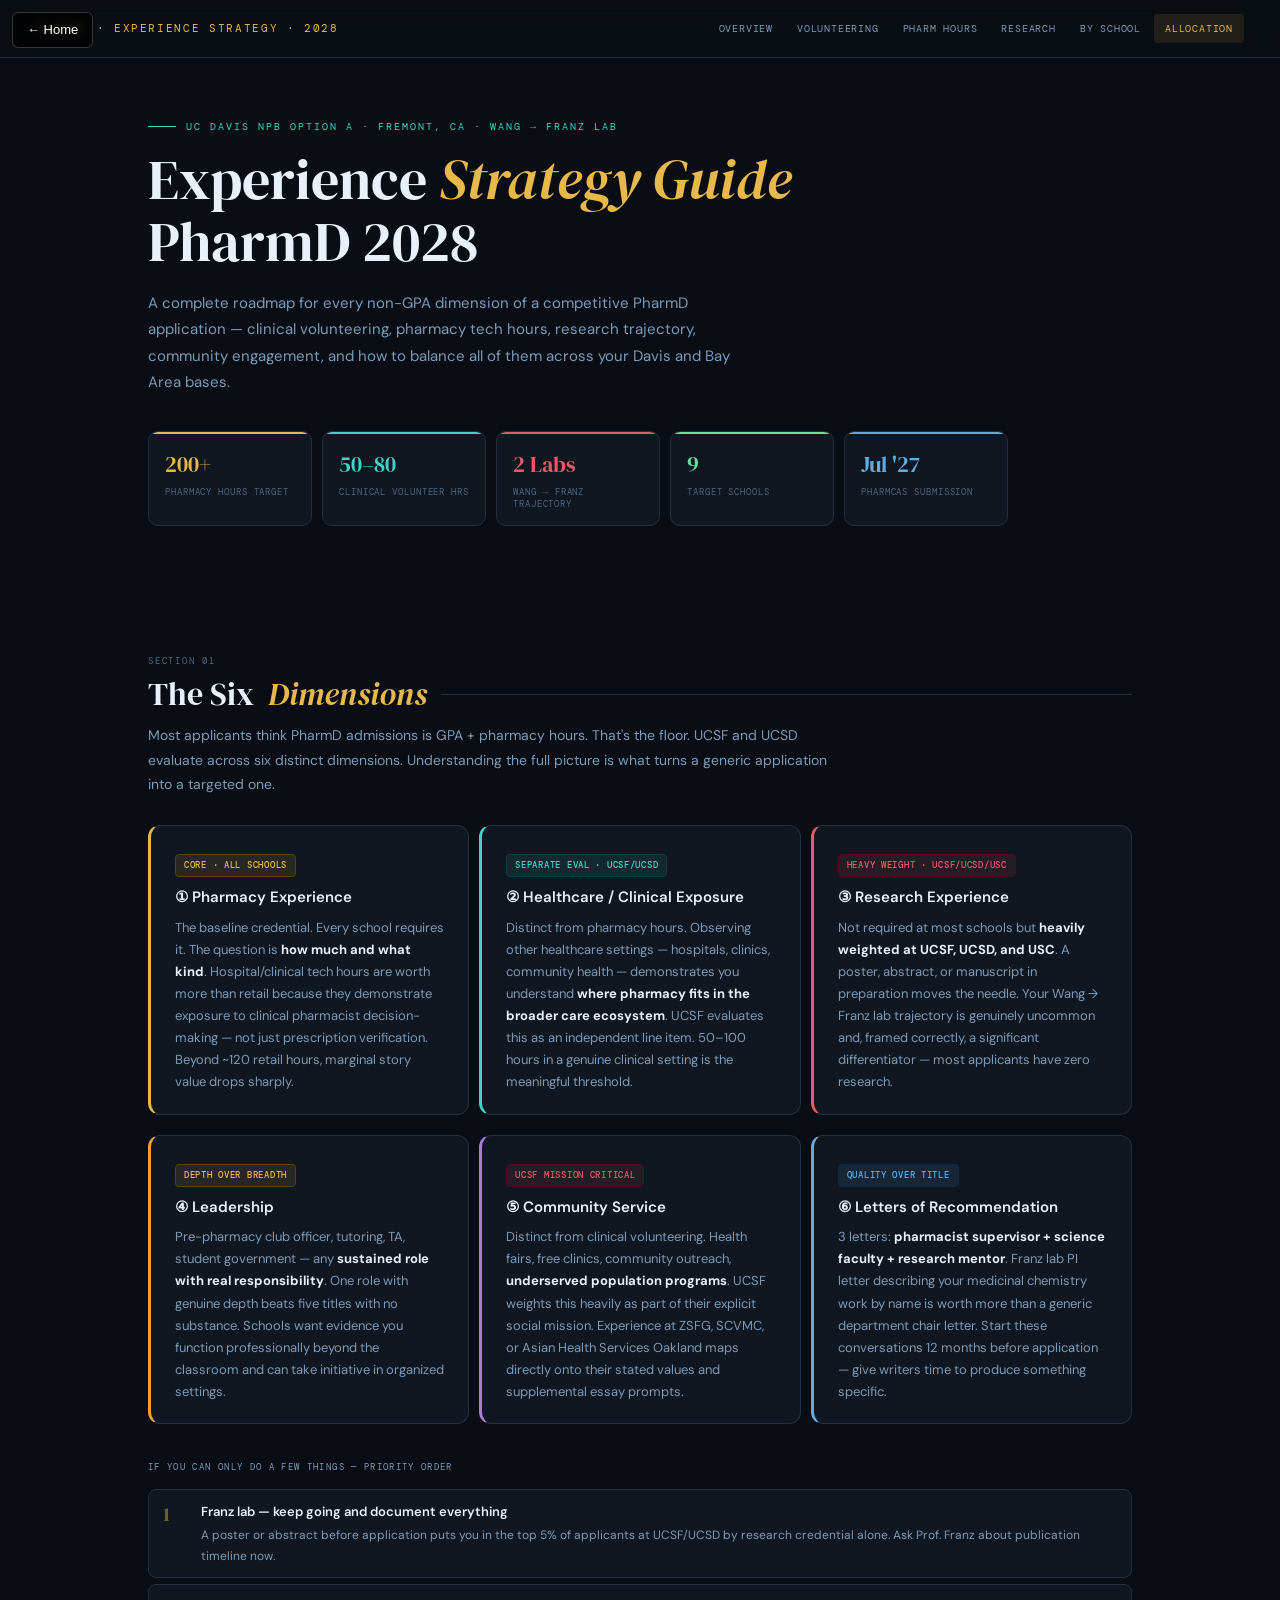
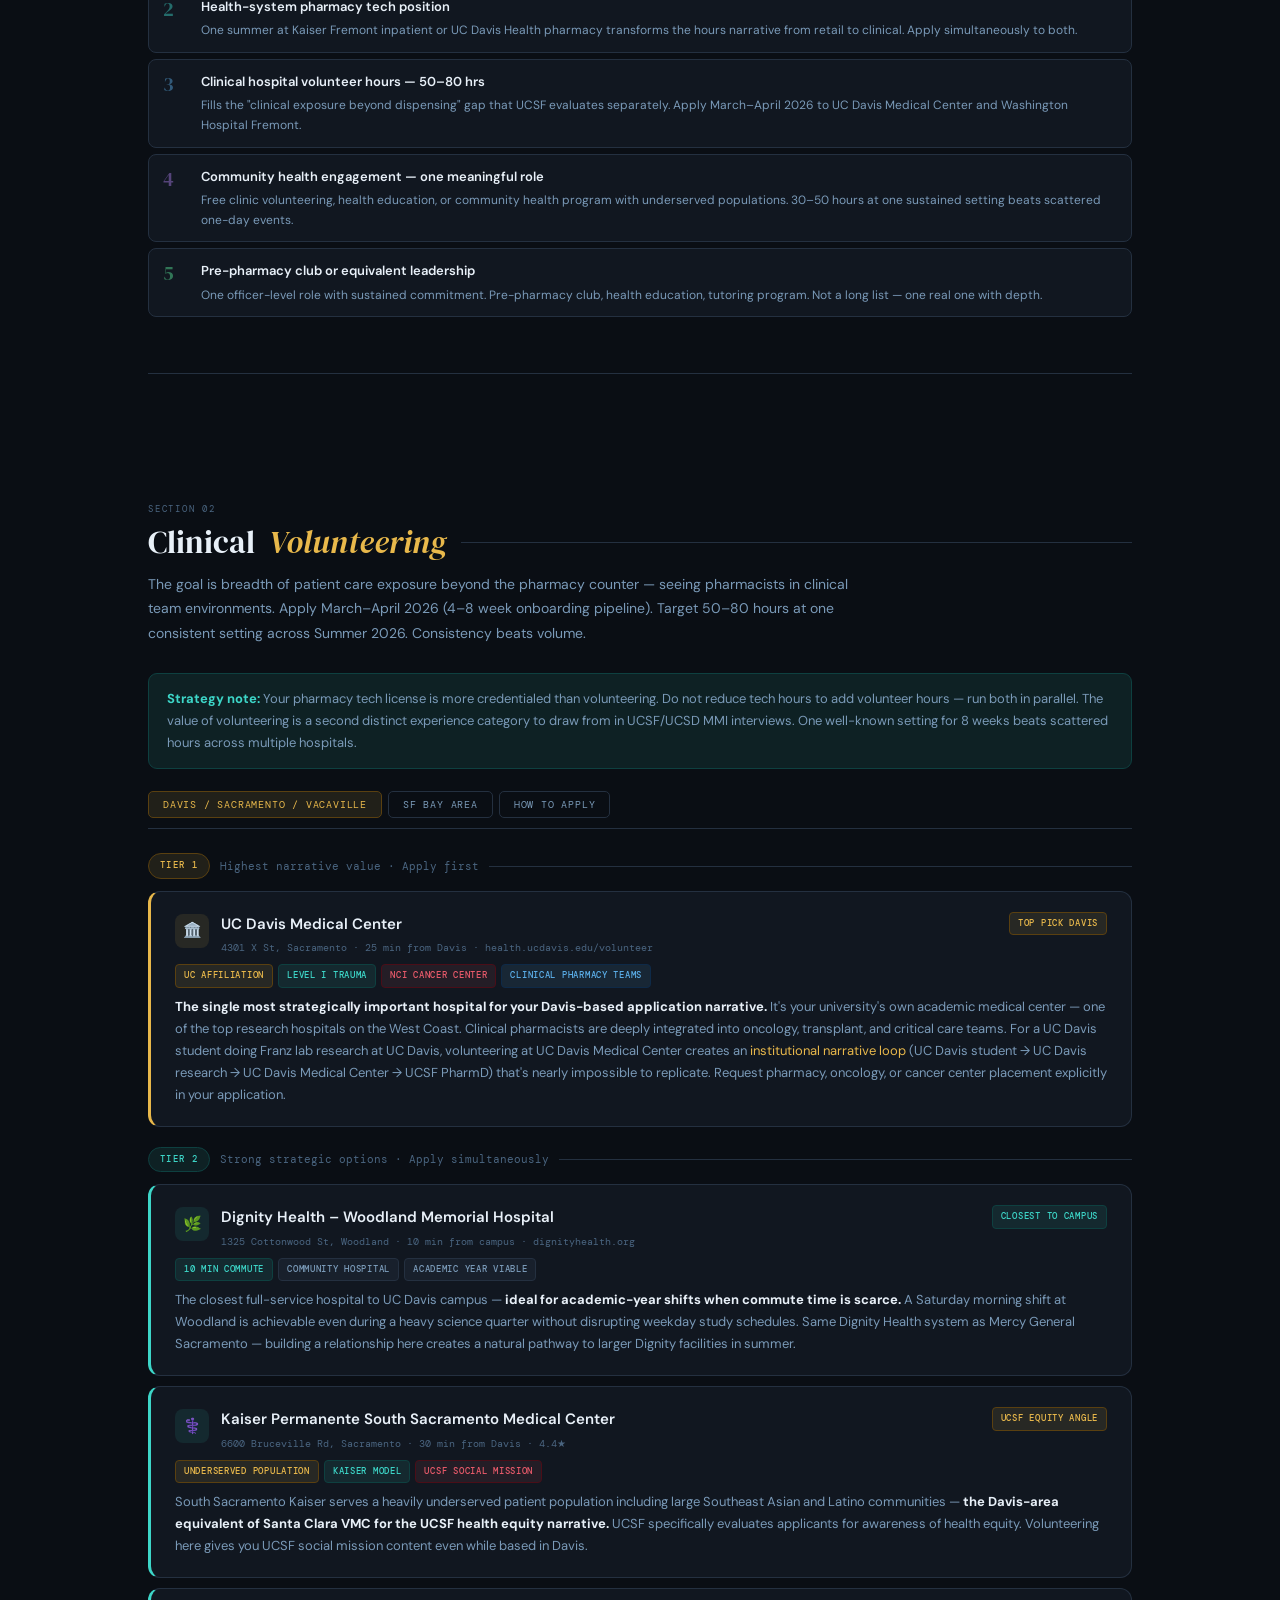
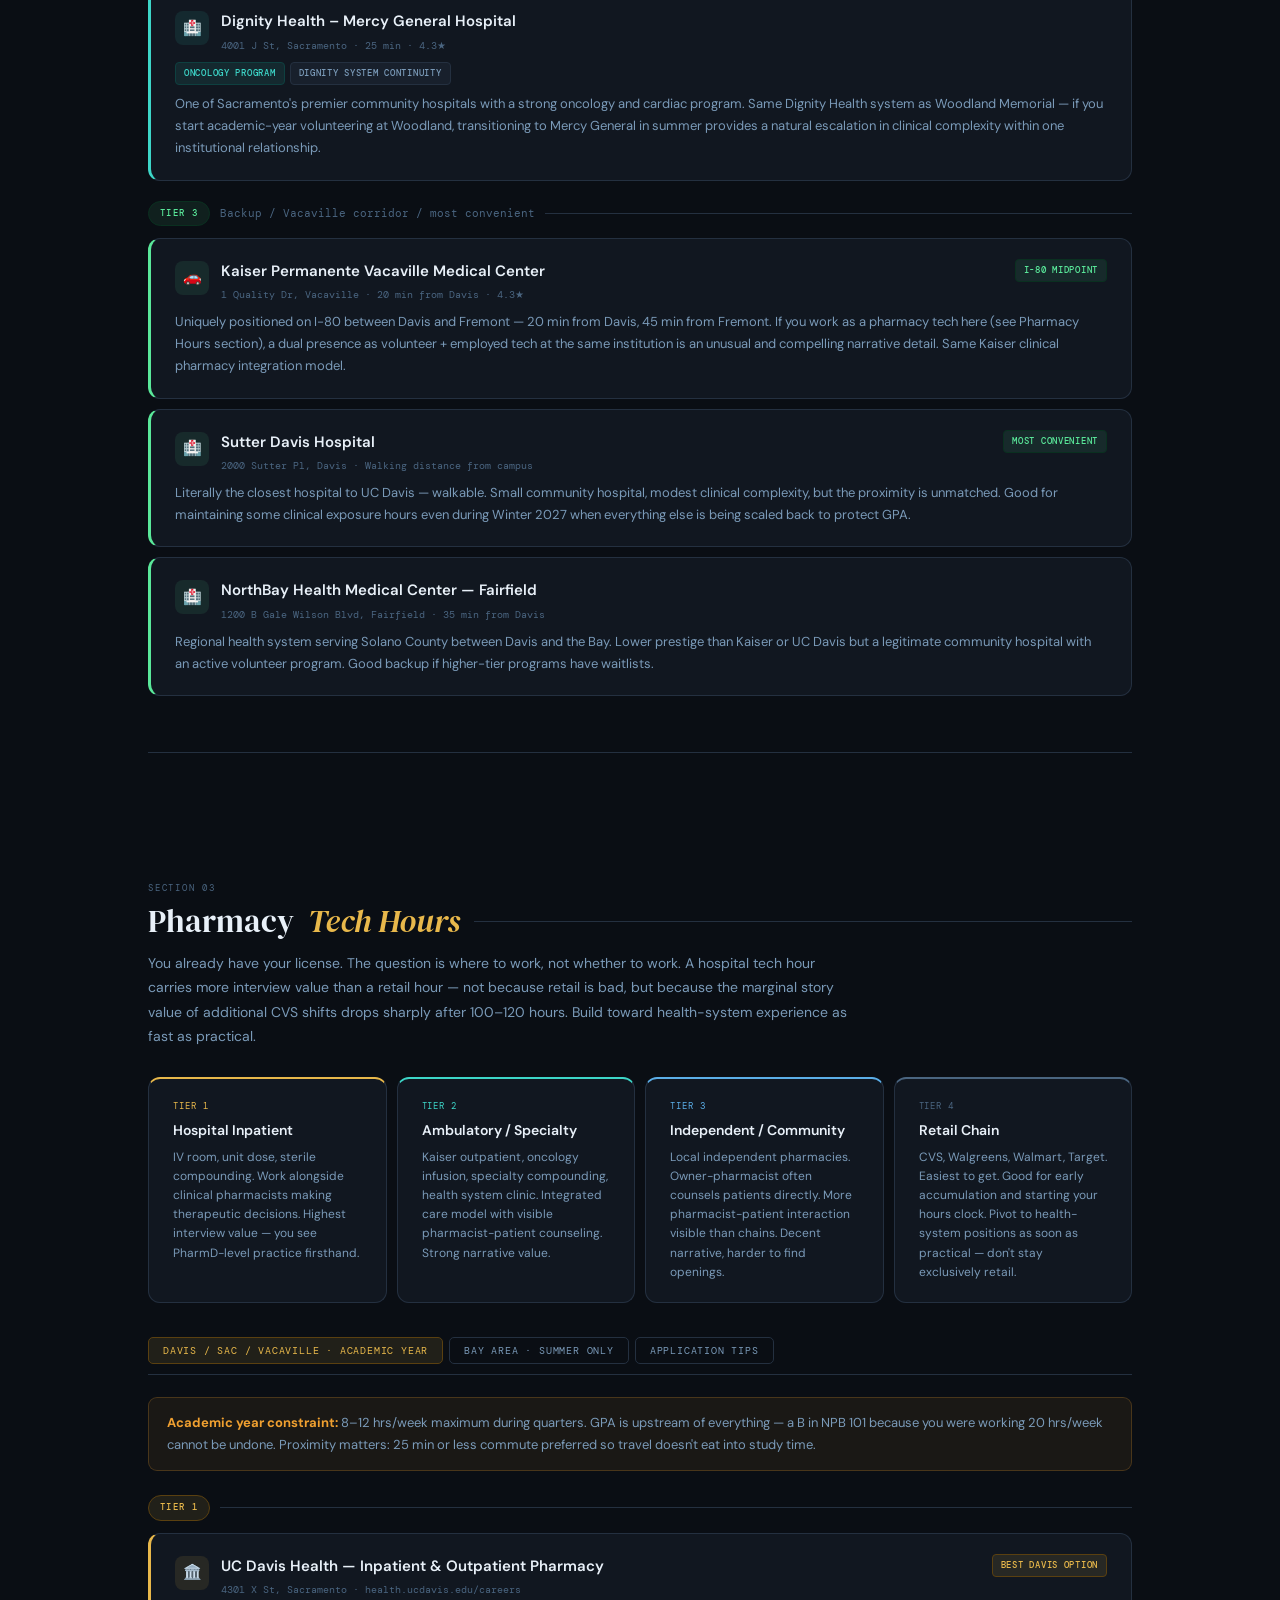
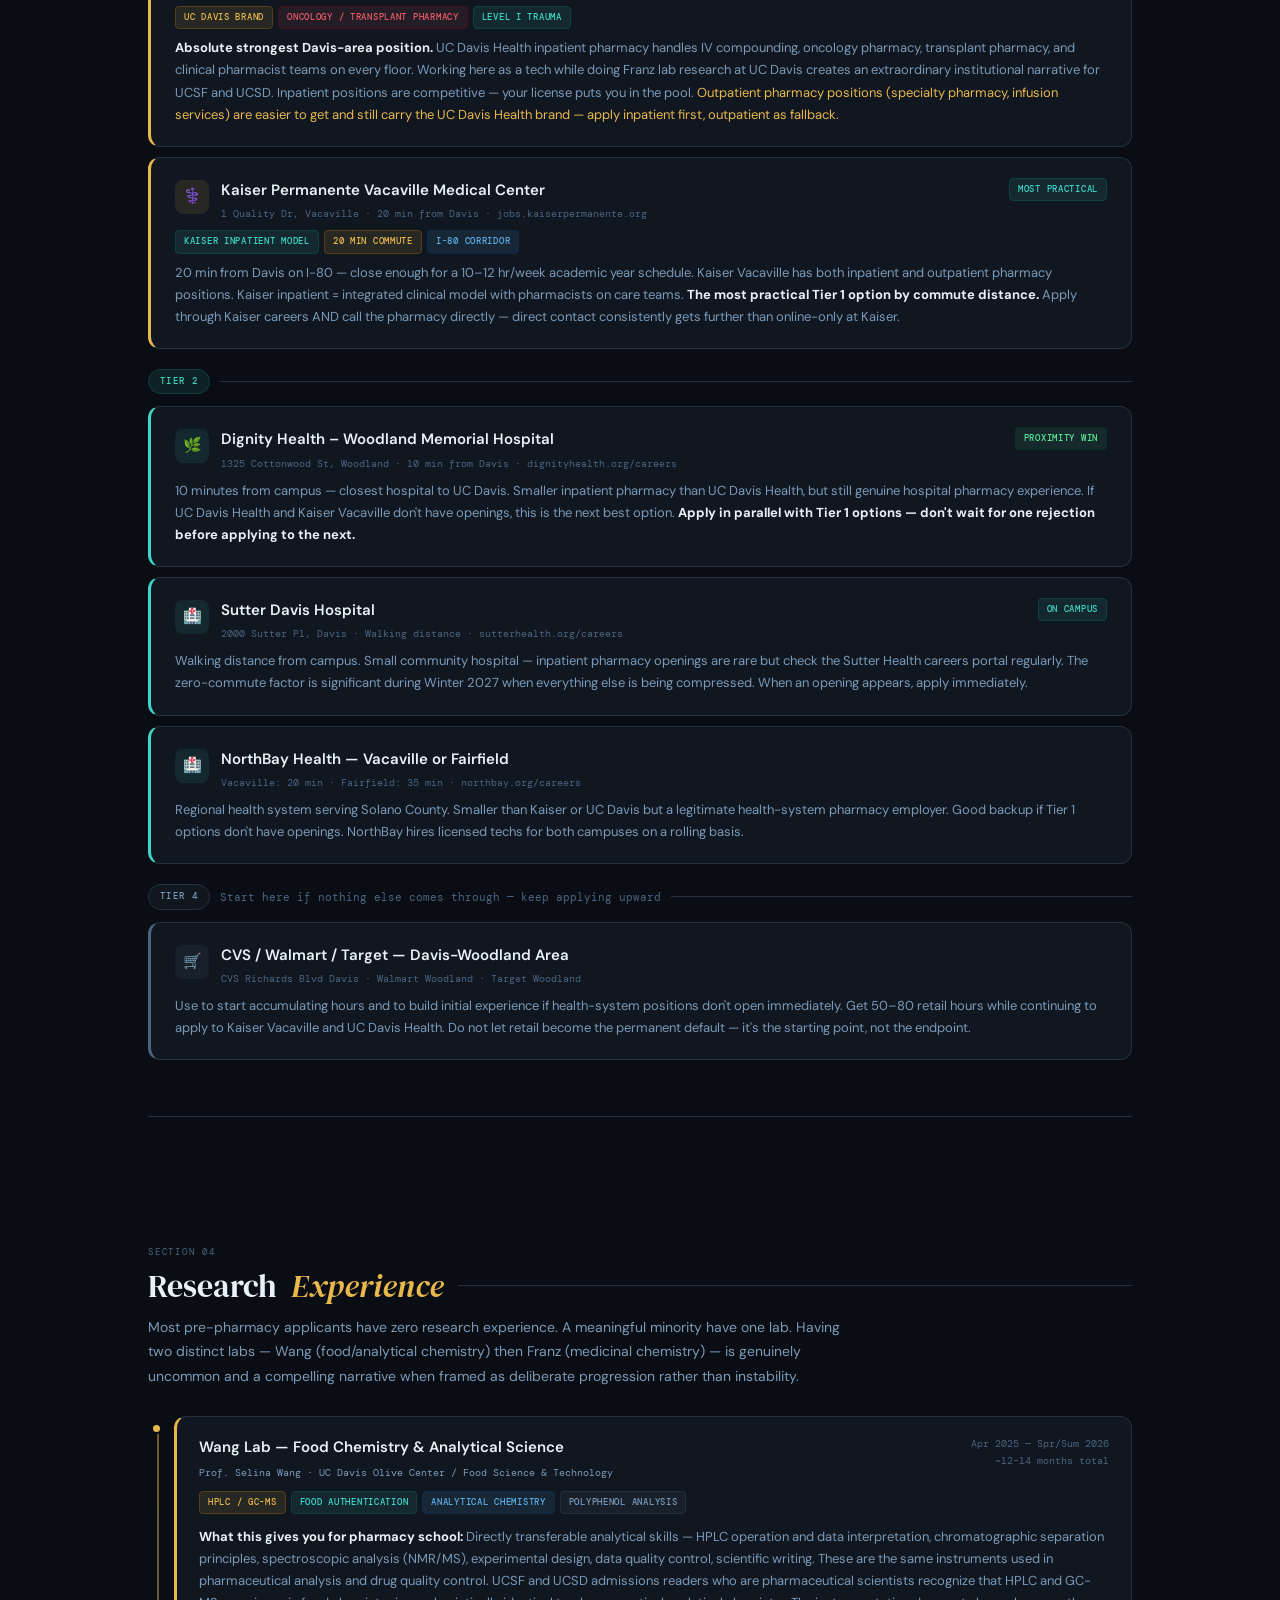
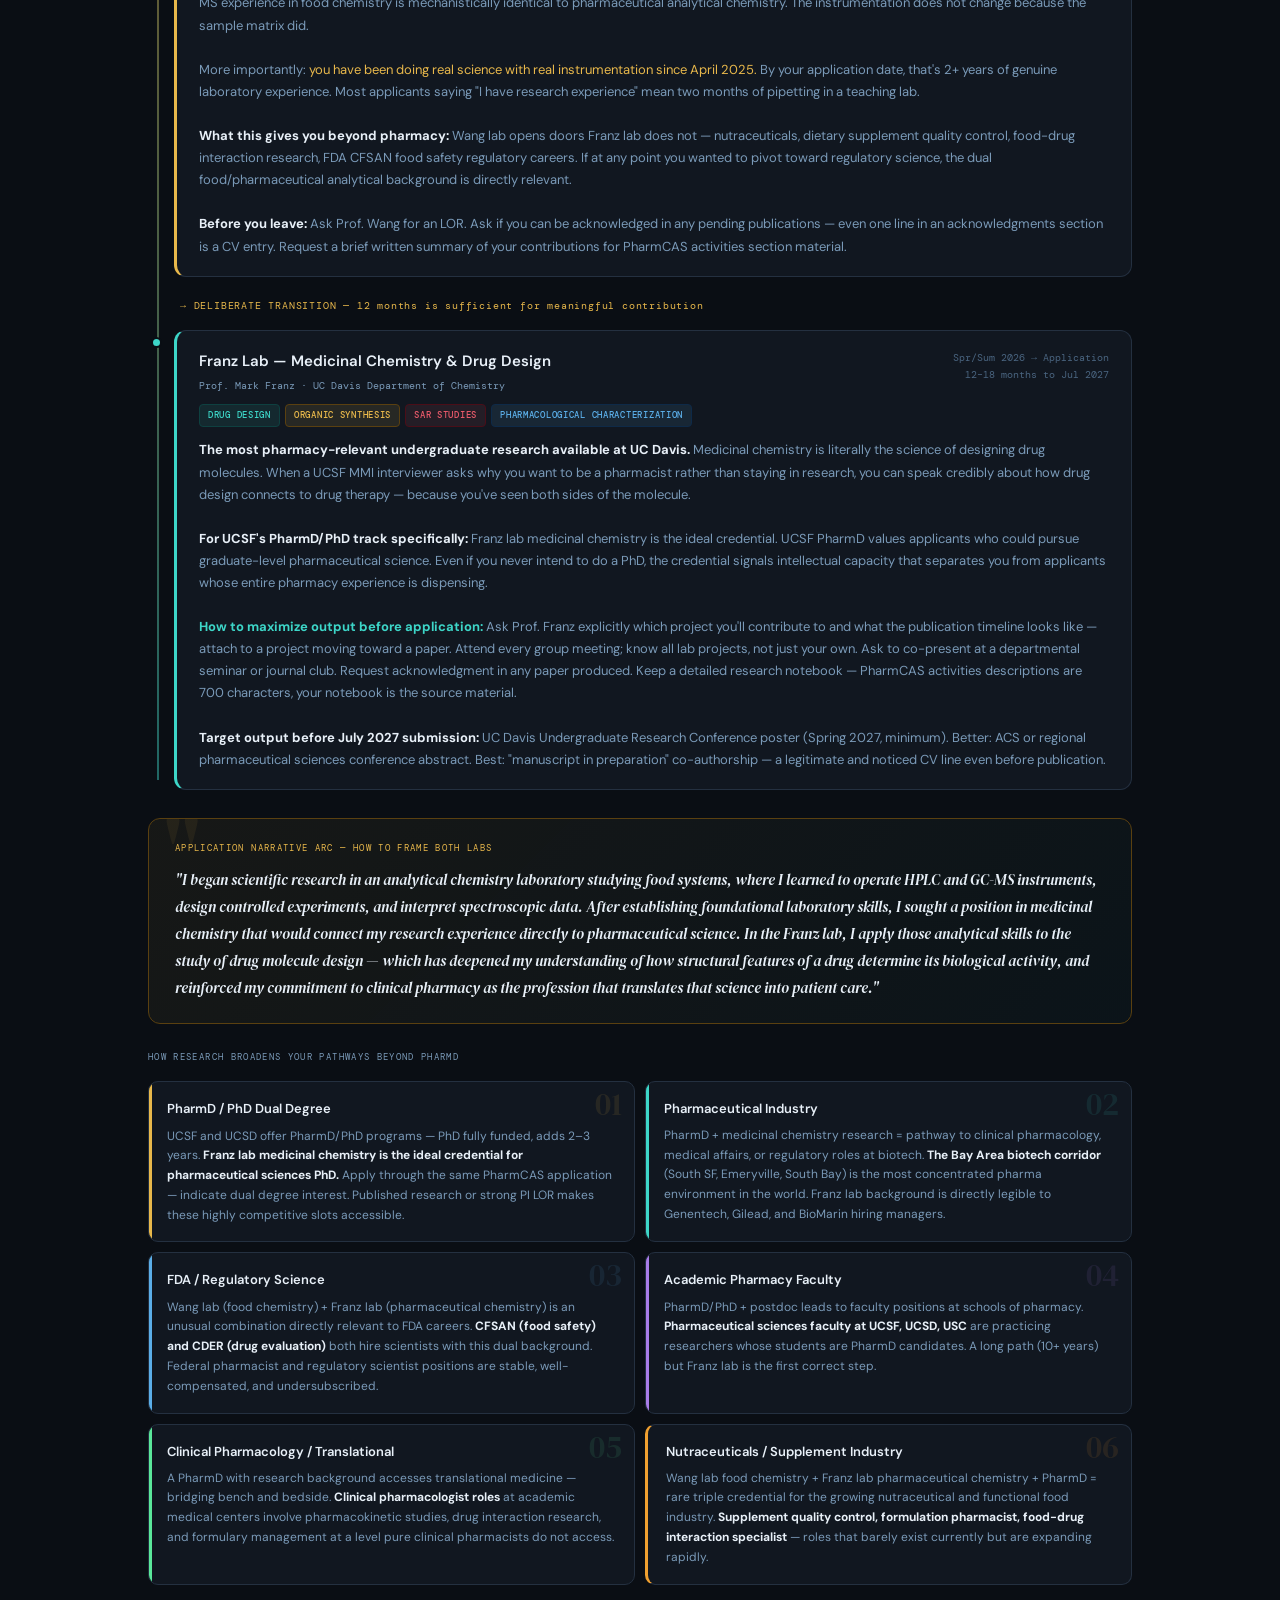
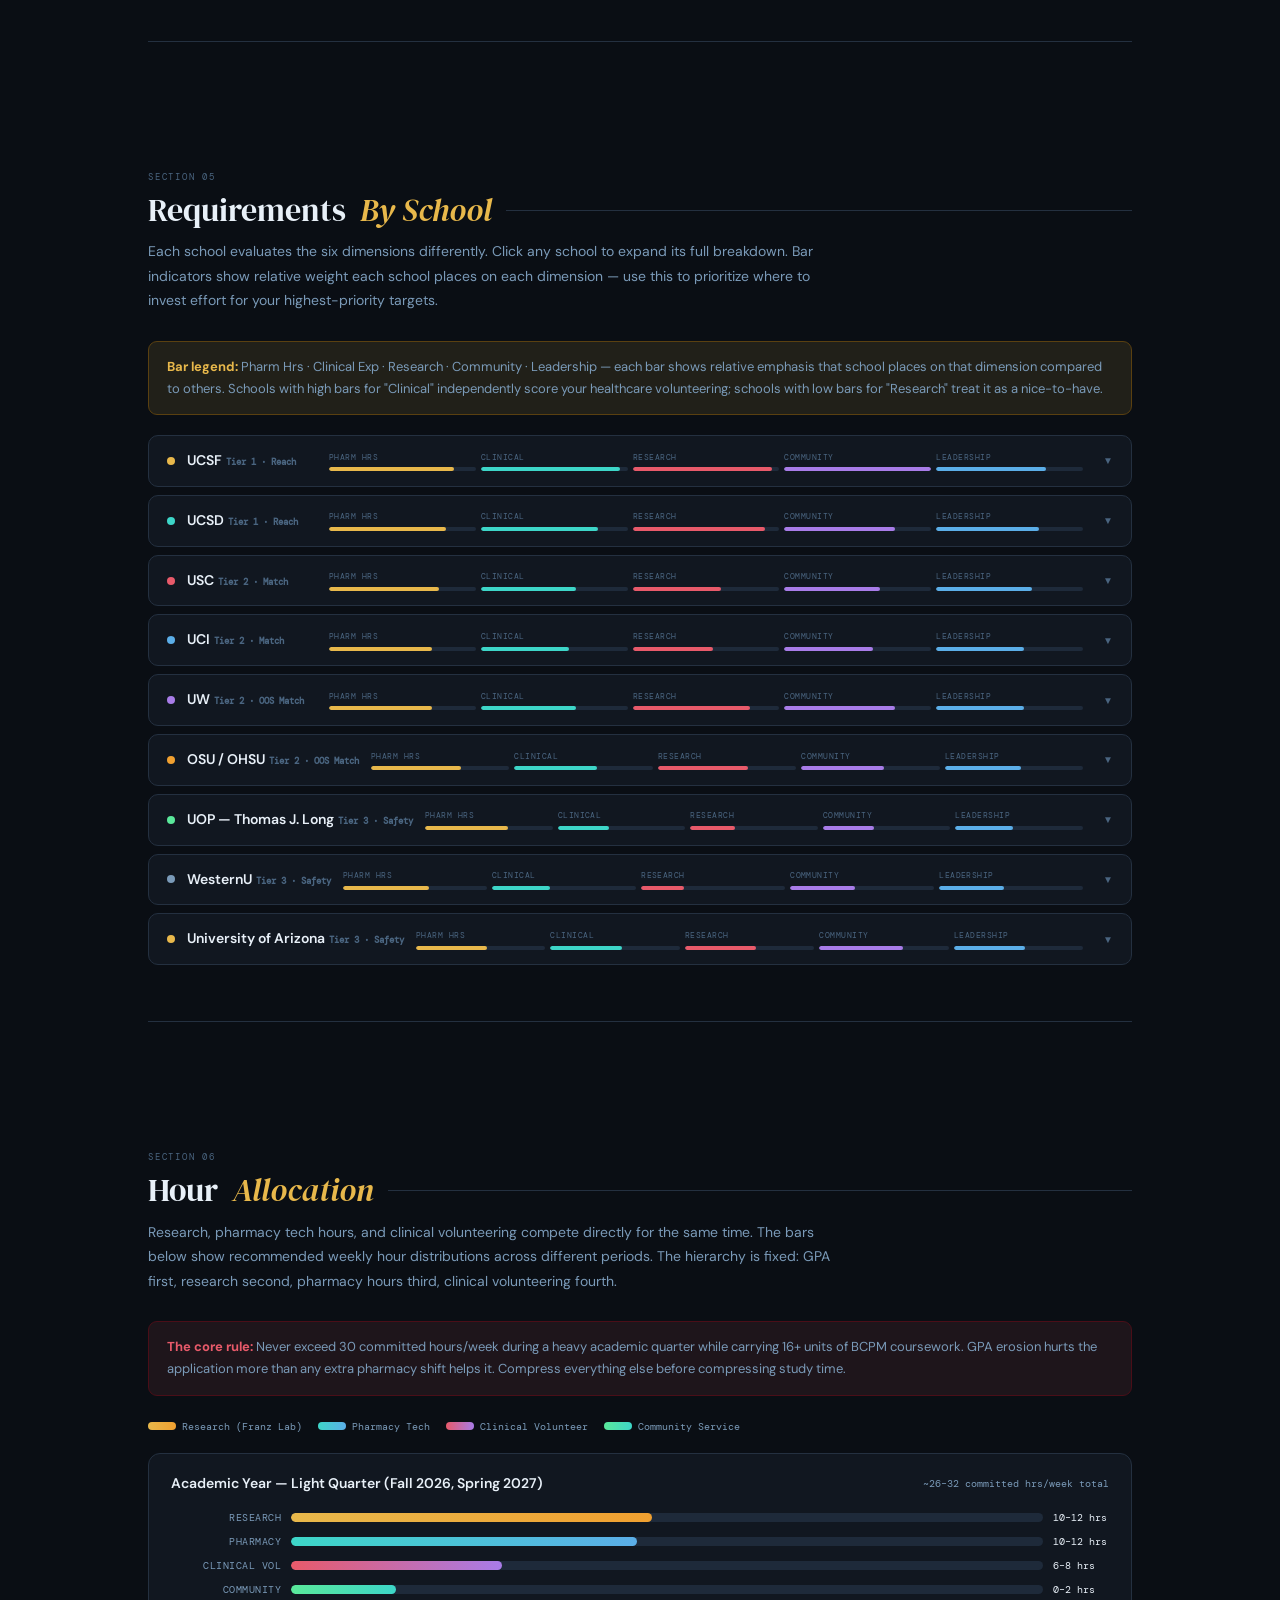
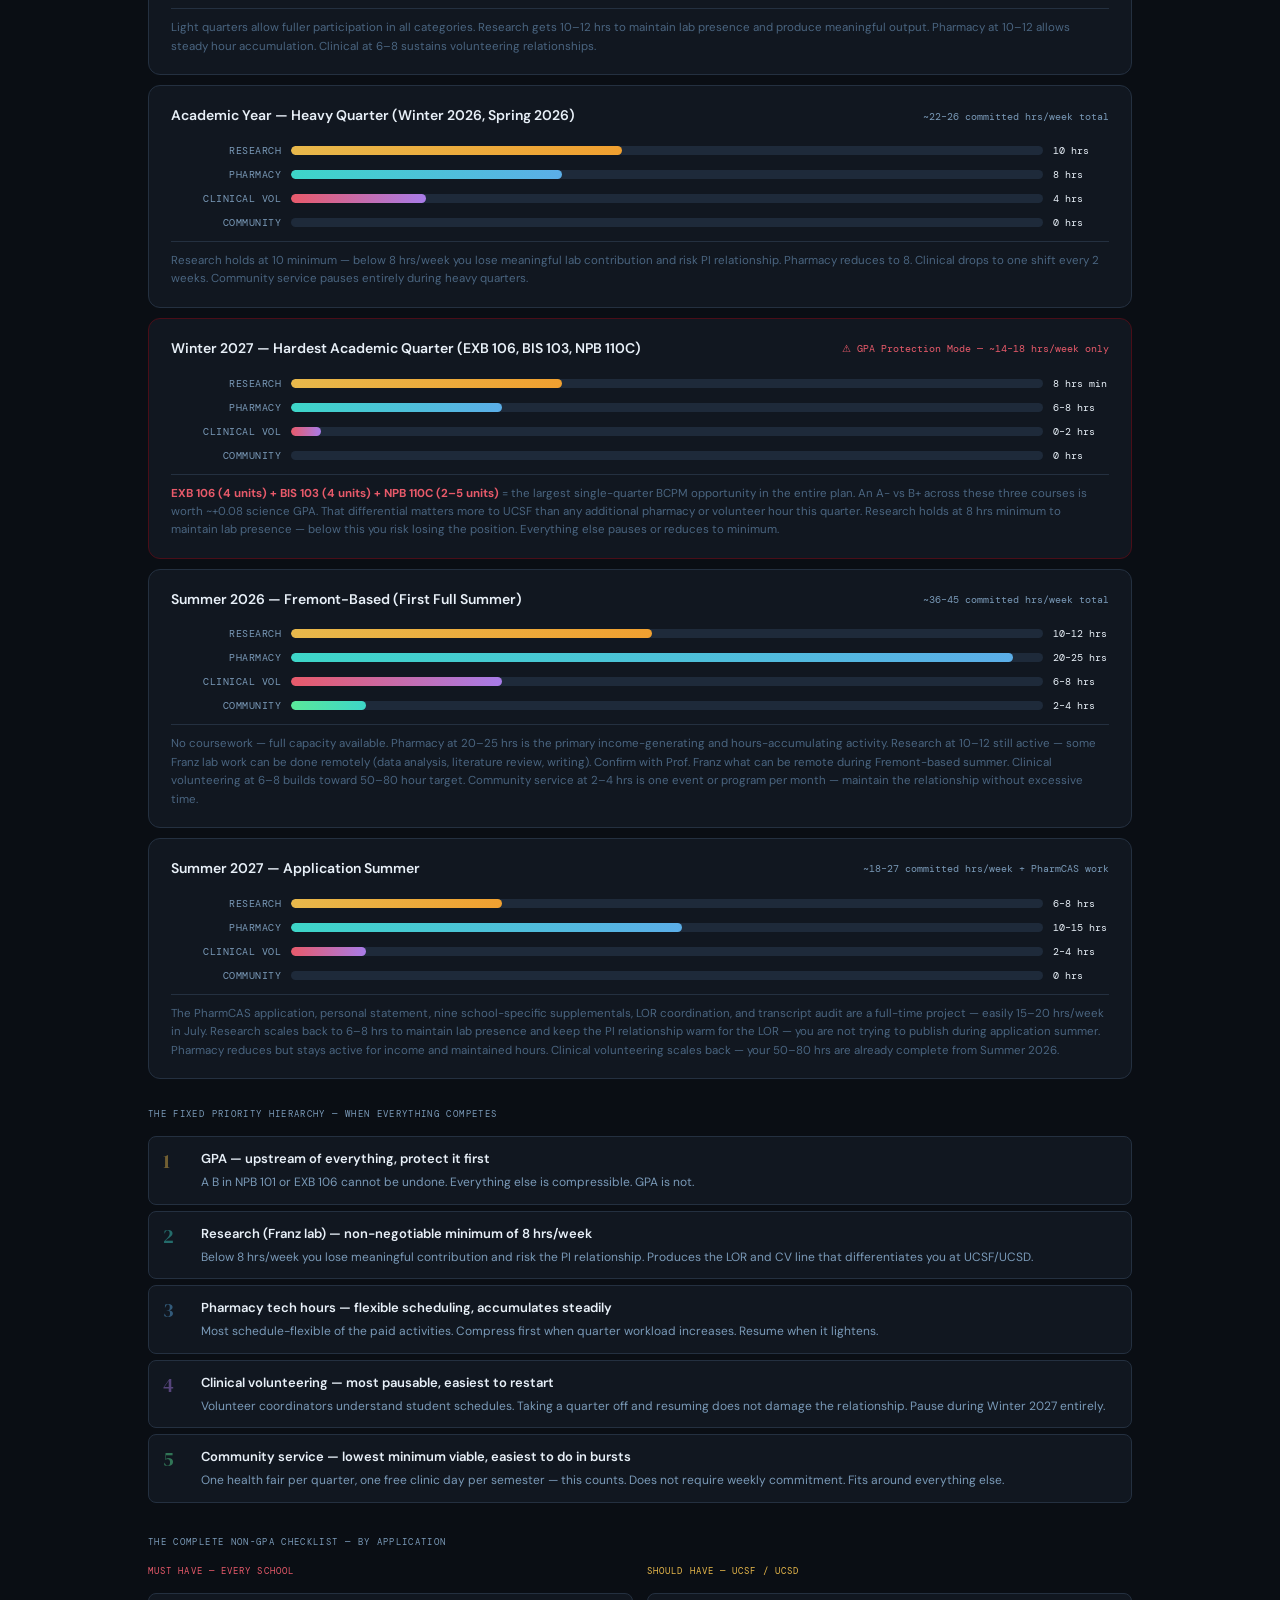
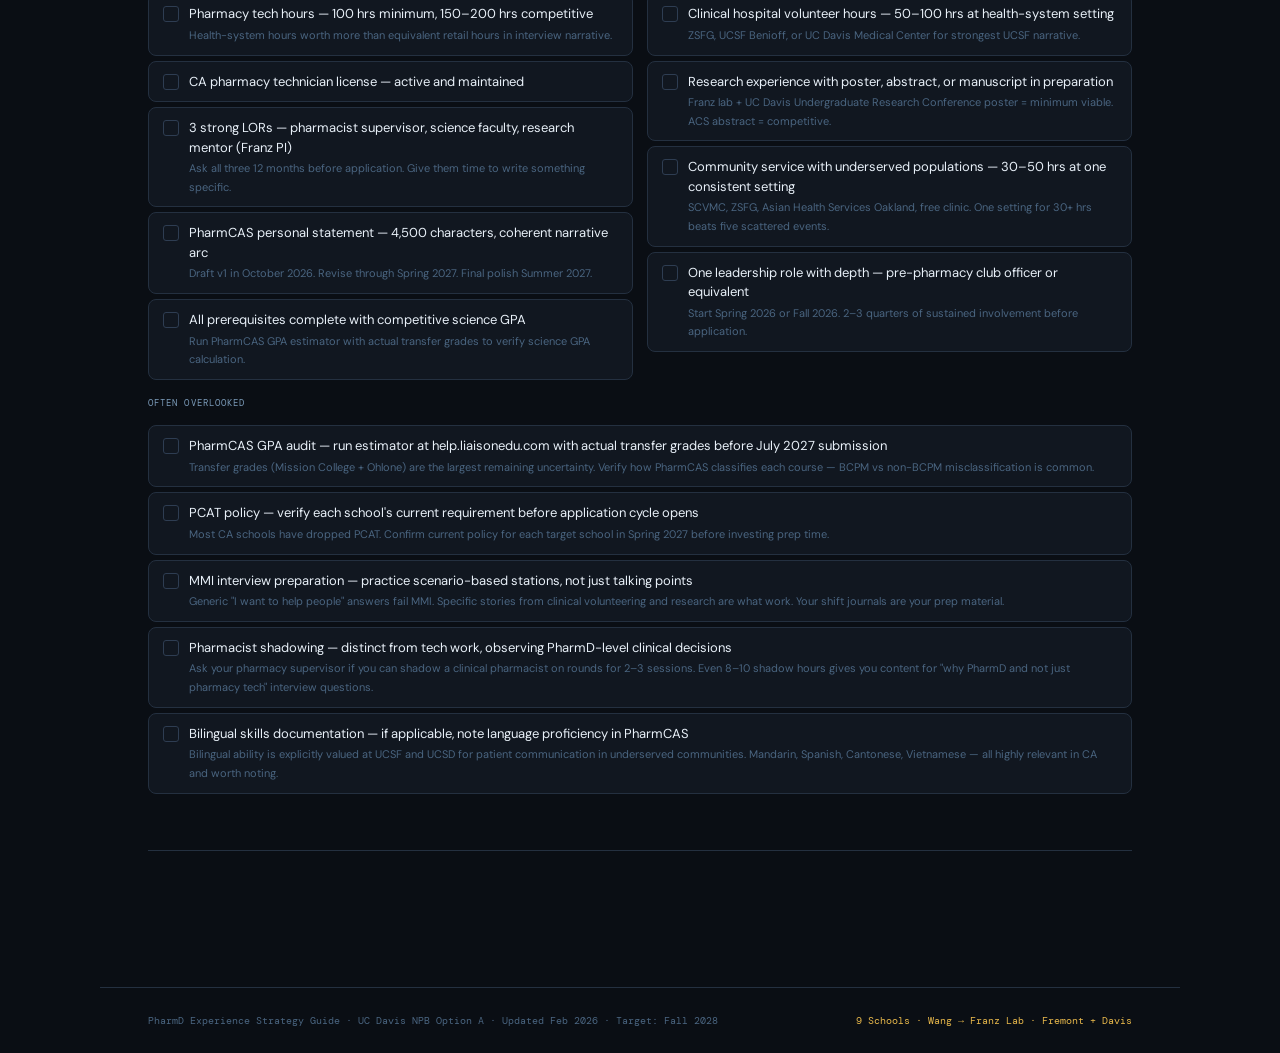
<file: 12_PharmD_Experience_Strategy_Guide_2028.html>
<!DOCTYPE html>
<html lang="en">
<head>
<meta charset="UTF-8">
<meta name="viewport" content="width=device-width, initial-scale=1.0">
<title>PharmD Experience Strategy Guide — 2028</title>
<link rel="stylesheet" href="shared.css">
<style>
:root {
  --bg:#0a0e14; --surface:#111720; --surface2:#18202e; --surface3:#1e2a3a;
  --border:#243040; --border2:#2e3d52;
  --text:#e8f0f8; --muted:#7a9ab8; --dim:#4a6580;
  --gold:#e8b84b; --gold-dim:#5a4010; --gold-glow:rgba(232,184,75,0.1);
  --teal:#3dd6c8; --teal-dim:#0e4040; --teal-glow:rgba(61,214,200,0.09);
  --sky:#5baee8; --sky-dim:#0e2a48;
  --rose:#e85a6a; --rose-dim:#4a0e18; --rose-glow:rgba(232,90,106,0.09);
  --green:#5ae89a; --green-dim:#0a3020; --green-glow:rgba(90,232,154,0.09);
  --amber:#f0a030; --purple:#a87ce8; --purple-dim:#2a1050;
  --font-display:'DM Serif Display',serif; --font-body:'DM Sans',sans-serif; --font-mono:'DM Mono',monospace;
  --nav-h:58px; --max-w:1080px;
}
*,*::before,*::after{box-sizing:border-box;margin:0;padding:0}
html{scroll-behavior:smooth}
body{background:var(--bg);color:var(--text);font-family:var(--font-body);font-size:16px;line-height:1.7;min-height:100vh}
::-webkit-scrollbar{width:5px}
::-webkit-scrollbar-track{background:var(--bg)}
::-webkit-scrollbar-thumb{background:var(--border2);border-radius:3px}

/* NAV */
.nav{position:fixed;top:0;left:0;right:0;height:var(--nav-h);background:rgba(10,14,20,0.93);backdrop-filter:blur(18px);border-bottom:1px solid var(--border);z-index:100;display:flex;align-items:center;padding:0 36px;gap:0}
.nav-brand{font-family:var(--font-mono);font-size:11px;color:var(--gold);letter-spacing:0.15em;text-transform:uppercase;margin-right:auto;white-space:nowrap}
.nav-links{display:flex;gap:2px;overflow-x:auto}
.nav-links::-webkit-scrollbar{display:none}
.nav-a{font-family:var(--font-mono);font-size:10px;color:var(--muted);text-decoration:none;letter-spacing:0.08em;text-transform:uppercase;padding:6px 11px;border-radius:4px;transition:all .18s;white-space:nowrap}
.nav-a:hover{color:var(--text);background:var(--surface2)}
.nav-a.act{color:var(--gold);background:var(--gold-glow)}

/* HERO */
.hero{padding:calc(var(--nav-h) + 60px) 48px 56px;max-width:var(--max-w);margin:0 auto}
.hero-kicker{font-family:var(--font-mono);font-size:10px;color:var(--teal);letter-spacing:0.2em;text-transform:uppercase;margin-bottom:14px;display:flex;align-items:center;gap:10px}
.hero-kicker::before{content:'';display:block;width:28px;height:1px;background:var(--teal)}
.hero h1{font-family:var(--font-display);font-size:clamp(36px,5vw,56px);font-weight:300;line-height:1.1;margin-bottom:18px}
.hero h1 em{font-style:italic;color:var(--gold)}
.hero-sub{font-size:15px;color:var(--muted);max-width:600px;line-height:1.75;margin-bottom:36px}
.stats-row{display:grid;grid-template-columns:repeat(5,1fr);gap:10px;max-width:860px}
.stat{background:var(--surface);border:1px solid var(--border);border-radius:10px;padding:14px 16px;position:relative;overflow:hidden}
.stat::before{content:'';position:absolute;top:0;left:0;right:0;height:2px}
.stat.c-gold::before{background:var(--gold)}
.stat.c-teal::before{background:var(--teal)}
.stat.c-rose::before{background:var(--rose)}
.stat.c-green::before{background:var(--green)}
.stat.c-sky::before{background:var(--sky)}
.stat-val{font-family:var(--font-display);font-size:22px;font-weight:500;margin-bottom:2px}
.stat.c-gold .stat-val{color:var(--gold)}
.stat.c-teal .stat-val{color:var(--teal)}
.stat.c-rose .stat-val{color:var(--rose)}
.stat.c-green .stat-val{color:var(--green)}
.stat.c-sky .stat-val{color:var(--sky)}
.stat-lbl{font-family:var(--font-mono);font-size:9px;color:var(--dim);text-transform:uppercase;letter-spacing:0.1em;line-height:1.4}

/* MAIN */
.main{max-width:var(--max-w);margin:0 auto;padding:0 48px 80px}

/* SECTION */
.sec{padding-top:72px}
.sec-eye{font-family:var(--font-mono);font-size:9px;color:var(--dim);letter-spacing:0.2em;text-transform:uppercase;margin-bottom:6px}
.sec-title{font-family:var(--font-display);font-size:clamp(24px,3vw,32px);font-weight:300;line-height:1.2;display:flex;align-items:center;gap:14px;margin-bottom:10px}
.sec-title::after{content:'';flex:1;height:1px;background:var(--border)}
.sec-title em{font-style:italic;color:var(--gold)}
.sec-lead{font-size:14px;color:var(--muted);max-width:700px;line-height:1.75;margin-bottom:28px}

/* DIVIDER */
.divider{height:1px;background:var(--border);margin:56px 0}

/* CARD */
.card{background:var(--surface);border:1px solid var(--border);border-radius:12px;padding:20px 24px;margin-bottom:10px;transition:border-color .2s}
.card:hover{border-color:var(--border2)}
.card.t1{border-left:3px solid var(--gold)}
.card.t2{border-left:3px solid var(--teal)}
.card.t3{border-left:3px solid var(--green)}
.card.t4{border-left:3px solid var(--dim)}
.card-head{display:flex;align-items:flex-start;gap:12px;margin-bottom:8px}
.card-ico{width:34px;height:34px;border-radius:8px;display:flex;align-items:center;justify-content:center;font-size:15px;flex-shrink:0;margin-top:2px}
.card-name{font-size:15px;font-weight:600;color:var(--text);margin-bottom:2px}
.card-addr{font-family:var(--font-mono);font-size:10px;color:var(--dim)}
.card-body{font-size:13px;color:var(--muted);line-height:1.7}
.card-body strong{color:var(--text)}
.card-body em{color:var(--gold);font-style:normal}

/* TAGS */
.tags{display:flex;flex-wrap:wrap;gap:5px;margin:8px 0}
.tag{font-family:var(--font-mono);font-size:9px;letter-spacing:0.08em;text-transform:uppercase;padding:3px 8px;border-radius:4px;font-weight:500}
.tg{background:var(--gold-glow);color:var(--gold);border:1px solid var(--gold-dim)}
.tt{background:var(--teal-glow);color:var(--teal);border:1px solid var(--teal-dim)}
.tr{background:var(--rose-glow);color:var(--rose);border:1px solid var(--rose-dim)}
.tgr{background:var(--green-glow);color:var(--green);border:1px solid var(--green-dim)}
.ts{background:rgba(91,174,232,0.1);color:var(--sky);border:1px solid var(--sky-dim)}
.tp{background:rgba(168,124,232,0.1);color:var(--purple);border:1px solid var(--purple-dim)}
.td{background:rgba(74,101,128,0.12);color:var(--muted);border:1px solid var(--border)}

/* TIER LABEL */
.tier-lbl{display:flex;align-items:center;gap:10px;margin:24px 0 12px}
.tbadge{font-family:var(--font-mono);font-size:9px;letter-spacing:0.15em;text-transform:uppercase;padding:4px 11px;border-radius:100px;font-weight:500}
.t1b{background:rgba(232,184,75,0.1);color:var(--gold);border:1px solid var(--gold-dim)}
.t2b{background:rgba(61,214,200,0.09);color:var(--teal);border:1px solid var(--teal-dim)}
.t3b{background:rgba(90,232,154,0.08);color:var(--green);border:1px solid var(--green-dim)}
.t4b{background:rgba(74,101,128,0.1);color:var(--muted);border:1px solid var(--border)}
.tier-sub{font-size:11px;color:var(--dim);font-family:var(--font-mono)}
.tier-line{flex:1;height:1px;background:var(--border)}

/* TABS */
.tabs{display:flex;gap:6px;margin-bottom:22px;padding-bottom:10px;border-bottom:1px solid var(--border);flex-wrap:wrap}
.tab-btn{font-family:var(--font-mono);font-size:10px;letter-spacing:0.08em;text-transform:uppercase;color:var(--muted);background:none;border:1px solid var(--border);border-radius:5px;padding:6px 14px;cursor:pointer;transition:all .18s}
.tab-btn:hover{color:var(--text);border-color:var(--border2)}
.tab-btn.on{color:var(--gold);background:var(--gold-glow);border-color:var(--gold-dim)}
.tab-panel{display:none}
.tab-panel.on{display:block}

/* CHECKLIST */
.ck-list{display:flex;flex-direction:column;gap:5px;margin-top:14px}
.ck-row{display:flex;align-items:flex-start;gap:10px;padding:10px 14px;background:var(--surface);border:1px solid var(--border);border-radius:8px;cursor:pointer;transition:border-color .15s}
.ck-row:hover{border-color:var(--border2)}
.ck-row.done{opacity:.4}
.ck-row.done .ck-box{background:var(--green);border-color:var(--green)}
.ck-row.done .ck-box::after{content:'✓';color:var(--bg);font-size:9px;display:flex;align-items:center;justify-content:center;height:100%;font-weight:700}
.ck-box{width:16px;height:16px;border:1.5px solid var(--border2);border-radius:3px;flex-shrink:0;margin-top:2px;transition:all .15s}
.ck-text{font-size:13px;color:var(--text);line-height:1.5}
.ck-sub{font-size:11px;color:var(--dim);margin-top:2px}
.ck-time{font-family:var(--font-mono);font-size:9px;color:var(--dim);white-space:nowrap;margin-left:auto;flex-shrink:0;padding-top:2px}

/* INFO BOXES */
.ib{border-radius:9px;padding:14px 18px;margin:12px 0;font-size:13px;line-height:1.7}
.ib.am{background:rgba(240,160,48,0.07);border:1px solid rgba(240,160,48,0.22);color:var(--muted)}
.ib.am strong{color:var(--amber)}
.ib.tl{background:var(--teal-glow);border:1px solid var(--teal-dim);color:var(--muted)}
.ib.tl strong{color:var(--teal)}
.ib.rs{background:var(--rose-glow);border:1px solid var(--rose-dim);color:var(--muted)}
.ib.rs strong{color:var(--rose)}
.ib.gd{background:var(--gold-glow);border:1px solid var(--gold-dim);color:var(--muted)}
.ib.gd strong{color:var(--gold)}

/* GRIDS */
.g2{display:grid;grid-template-columns:1fr 1fr;gap:14px;margin:14px 0}
.g3{display:grid;grid-template-columns:repeat(3,1fr);gap:10px;margin:14px 0}
.g4{display:grid;grid-template-columns:repeat(4,1fr);gap:10px;margin:14px 0}

/* PRIORITY LIST */
.p-list{display:flex;flex-direction:column;gap:6px;margin:14px 0}
.p-row{display:flex;align-items:flex-start;gap:12px;padding:11px 14px;background:var(--surface);border:1px solid var(--border);border-radius:8px}
.p-num{font-family:var(--font-display);font-size:20px;font-weight:500;min-width:26px;opacity:.45;line-height:1.3}
.p-title{font-size:13px;font-weight:600;color:var(--text)}
.p-body{font-size:12px;color:var(--muted);margin-top:2px}

/* NARRATIVE BOX */
.narr{background:linear-gradient(135deg,rgba(232,184,75,0.06),rgba(61,214,200,0.03));border:1px solid var(--gold-dim);border-radius:12px;padding:22px 26px;margin:20px 0;position:relative;overflow:hidden}
.narr::before{content:'"';position:absolute;top:-14px;left:14px;font-family:var(--font-display);font-size:90px;color:var(--gold);opacity:.07;line-height:1}
.narr-lbl{font-family:var(--font-mono);font-size:9px;color:var(--gold);text-transform:uppercase;letter-spacing:0.15em;margin-bottom:10px}
.narr-text{font-family:var(--font-display);font-size:15px;font-style:italic;color:var(--text);line-height:1.8;font-weight:300}

/* WEIGHT BARS */
.w-period{background:var(--surface);border:1px solid var(--border);border-radius:12px;padding:18px 22px;margin-bottom:10px}
.w-period-hd{display:flex;align-items:center;justify-content:space-between;margin-bottom:14px}
.w-period-title{font-size:14px;font-weight:600;color:var(--text)}
.w-period-total{font-family:var(--font-mono);font-size:10px;color:var(--muted)}
.w-bars{display:flex;flex-direction:column;gap:7px}
.w-bar-row{display:grid;grid-template-columns:110px 1fr 56px;align-items:center;gap:10px}
.w-bar-lbl{font-family:var(--font-mono);font-size:10px;color:var(--muted);text-align:right;text-transform:uppercase;letter-spacing:0.05em}
.w-bar-track{height:9px;background:var(--surface3);border-radius:5px;overflow:hidden}
.w-bar-fill{height:100%;border-radius:5px}
.w-bar-val{font-family:var(--font-mono);font-size:10px;color:var(--text)}
.w-note{font-size:11.5px;color:var(--dim);margin-top:10px;padding-top:10px;border-top:1px solid var(--border);line-height:1.6}
.w-note strong{color:var(--rose)}

/* SCHOOL CARDS */
.sc-card{background:var(--surface);border:1px solid var(--border);border-radius:10px;overflow:hidden;margin-bottom:8px}
.sc-head{display:flex;align-items:center;gap:12px;padding:13px 18px;cursor:pointer;transition:background .18s;user-select:none}
.sc-head:hover{background:var(--surface2)}
.sc-dot{width:8px;height:8px;border-radius:50%;flex-shrink:0}
.sc-name{font-size:14px;font-weight:600;color:var(--text);min-width:130px}
.sc-type{font-family:var(--font-mono);font-size:9px;color:var(--dim);margin-left:4px}
.sc-bars{flex:1;display:grid;grid-template-columns:repeat(5,1fr);gap:5px}
.sc-bar-item{display:flex;flex-direction:column;gap:3px}
.sc-bar-lbl{font-family:var(--font-mono);font-size:8px;color:var(--dim);text-transform:uppercase;letter-spacing:0.06em;white-space:nowrap;overflow:hidden}
.sc-bar-track{height:4px;background:var(--surface3);border-radius:2px;overflow:hidden}
.sc-bar-fill{height:100%;border-radius:2px}
.sc-chevron{font-size:10px;color:var(--dim);transition:transform .2s;margin-left:8px;flex-shrink:0}
.sc-chevron.open{transform:rotate(180deg)}
.sc-body{display:none;padding:4px 18px 16px;border-top:1px solid var(--border)}
.sc-body.open{display:block}
.sc-detail-grid{display:grid;grid-template-columns:repeat(3,1fr);gap:8px;margin-top:12px}
.sc-detail{background:var(--surface2);border-radius:7px;padding:11px 13px}
.sc-d-title{font-family:var(--font-mono);font-size:9px;color:var(--dim);text-transform:uppercase;letter-spacing:0.1em;margin-bottom:5px}
.sc-d-val{font-size:12px;color:var(--text);line-height:1.55}
.sc-d-val strong{color:var(--gold)}

/* RESEARCH TIMELINE */
.r-tl{position:relative;padding-left:26px;margin-bottom:28px}
.r-tl::before{content:'';position:absolute;left:9px;top:10px;bottom:10px;width:2px;background:linear-gradient(to bottom,var(--gold),var(--teal));opacity:.45}
.r-entry{position:relative;margin-bottom:24px}
.r-dot{position:absolute;left:-23px;top:7px;width:11px;height:11px;border-radius:50%;border:2px solid var(--bg)}
.r-card{background:var(--surface);border:1px solid var(--border);border-radius:12px;padding:18px 22px}
.r-card-hd{display:flex;align-items:flex-start;justify-content:space-between;margin-bottom:10px;gap:14px}
.r-title{font-size:15px;font-weight:600;color:var(--text);margin-bottom:3px}
.r-pi{font-family:var(--font-mono);font-size:10px;color:var(--muted)}
.r-period{font-family:var(--font-mono);font-size:10px;color:var(--dim);text-align:right;white-space:nowrap}
.r-body{font-size:13px;color:var(--muted);line-height:1.7}
.r-body strong{color:var(--text)}
.r-body em{color:var(--gold);font-style:normal}

/* PATHWAY GRID */
.pw-grid{display:grid;grid-template-columns:1fr 1fr;gap:10px;margin:16px 0}
.pw-card{background:var(--surface);border:1px solid var(--border);border-radius:10px;padding:16px 18px;position:relative;overflow:hidden}
.pw-card::before{content:'';position:absolute;top:0;left:0;width:3px;height:100%}
.pw-card.pw1::before{background:var(--gold)}
.pw-card.pw2::before{background:var(--teal)}
.pw-card.pw3::before{background:var(--sky)}
.pw-card.pw4::before{background:var(--purple)}
.pw-card.pw5::before{background:var(--green)}
.pw-num{font-family:var(--font-display);font-size:32px;font-weight:300;opacity:.1;position:absolute;top:6px;right:12px;line-height:1}
.pw-card.pw1 .pw-num{color:var(--gold)}
.pw-card.pw2 .pw-num{color:var(--teal)}
.pw-card.pw3 .pw-num{color:var(--sky)}
.pw-card.pw4 .pw-num{color:var(--purple)}
.pw-card.pw5 .pw-num{color:var(--green)}
.pw-title{font-size:13px;font-weight:600;color:var(--text);margin-bottom:6px}
.pw-body{font-size:12px;color:var(--muted);line-height:1.65}
.pw-body strong{color:var(--text)}

/* FOOTER */
.footer{border-top:1px solid var(--border);padding:24px 48px;max-width:var(--max-w);margin:0 auto;display:flex;align-items:center;justify-content:space-between}
.footer-note{font-family:var(--font-mono);font-size:10px;color:var(--dim)}

@keyframes fadeUp{from{opacity:0;transform:translateY(12px)}to{opacity:1;transform:translateY(0)}}
.hero>*{animation:fadeUp .45s ease both}
.hero>*:nth-child(1){animation-delay:.04s}
.hero>*:nth-child(2){animation-delay:.09s}
.hero>*:nth-child(3){animation-delay:.14s}
.hero>*:nth-child(4){animation-delay:.19s}

@media(max-width:768px){
  .hero,.main{padding-left:20px;padding-right:20px}
  .stats-row{grid-template-columns:repeat(2,1fr)}
  .g2,.g3,.g4,.sc-detail-grid,.pw-grid{grid-template-columns:1fr}
  .sc-bars{display:none}
  .nav-a{font-size:9px;padding:5px 8px}
}
</style>
</head>
<body>
<a href="index.html" style="position:fixed;top:12px;left:12px;z-index:9999;background:rgba(0,0,0,0.75);color:#fff;padding:6px 14px;border-radius:6px;font-size:13px;text-decoration:none;font-family:sans-serif;border:1px solid rgba(255,255,255,0.2);backdrop-filter:blur(4px);">← Home</a>

<!-- NAV -->
<nav class="nav">
  <div class="nav-brand">PharmD · Experience Strategy · 2028</div>
  <div class="nav-links">
    <a class="nav-a act" href="#overview">Overview</a>
    <a class="nav-a" href="#volunteering">Volunteering</a>
    <a class="nav-a" href="#pharmacy-hours">Pharm Hours</a>
    <a class="nav-a" href="#research">Research</a>
    <a class="nav-a" href="#schools">By School</a>
    <a class="nav-a" href="#allocation">Allocation</a>
  </div>
</nav>

<!-- HERO -->
<div class="hero">
  <div class="hero-kicker">UC Davis NPB Option A · Fremont, CA · Wang → Franz Lab</div>
  <h1>Experience <em>Strategy Guide</em><br>PharmD 2028</h1>
  <p class="hero-sub">A complete roadmap for every non-GPA dimension of a competitive PharmD application — clinical volunteering, pharmacy tech hours, research trajectory, community engagement, and how to balance all of them across your Davis and Bay Area bases.</p>
  <div class="stats-row">
    <div class="stat c-gold"><div class="stat-val">200+</div><div class="stat-lbl">Pharmacy hours target</div></div>
    <div class="stat c-teal"><div class="stat-val">50–80</div><div class="stat-lbl">Clinical volunteer hrs</div></div>
    <div class="stat c-rose"><div class="stat-val">2 Labs</div><div class="stat-lbl">Wang → Franz trajectory</div></div>
    <div class="stat c-green"><div class="stat-val">9</div><div class="stat-lbl">Target schools</div></div>
    <div class="stat c-sky"><div class="stat-val">Jul '27</div><div class="stat-lbl">PharmCAS submission</div></div>
  </div>
</div>

<div class="main">

<!-- ══════════════════════════════
     SECTION 1 — OVERVIEW
     ══════════════════════════════ -->
<section class="sec" id="overview">
  <div class="sec-eye">Section 01</div>
  <div class="sec-title">The Six <em>Dimensions</em></div>
  <p class="sec-lead">Most applicants think PharmD admissions is GPA + pharmacy hours. That's the floor. UCSF and UCSD evaluate across six distinct dimensions. Understanding the full picture is what turns a generic application into a targeted one.</p>

  <div class="g3">
    <div class="card t1" style="border-left-color:var(--gold)">
      <div class="tags"><span class="tag tg">Core · All Schools</span></div>
      <div class="card-name" style="margin-bottom:6px">① Pharmacy Experience</div>
      <div class="card-body">The baseline credential. Every school requires it. The question is <strong>how much and what kind</strong>. Hospital/clinical tech hours are worth more than retail because they demonstrate exposure to clinical pharmacist decision-making — not just prescription verification. Beyond ~120 retail hours, marginal story value drops sharply.</div>
    </div>
    <div class="card t1" style="border-left-color:var(--teal)">
      <div class="tags"><span class="tag tt">Separate Eval · UCSF/UCSD</span></div>
      <div class="card-name" style="margin-bottom:6px">② Healthcare / Clinical Exposure</div>
      <div class="card-body">Distinct from pharmacy hours. Observing other healthcare settings — hospitals, clinics, community health — demonstrates you understand <strong>where pharmacy fits in the broader care ecosystem</strong>. UCSF evaluates this as an independent line item. 50–100 hours in a genuine clinical setting is the meaningful threshold.</div>
    </div>
    <div class="card t1" style="border-left-color:var(--rose)">
      <div class="tags"><span class="tag tr">Heavy Weight · UCSF/UCSD/USC</span></div>
      <div class="card-name" style="margin-bottom:6px">③ Research Experience</div>
      <div class="card-body">Not required at most schools but <strong>heavily weighted at UCSF, UCSD, and USC</strong>. A poster, abstract, or manuscript in preparation moves the needle. Your Wang → Franz lab trajectory is genuinely uncommon and, framed correctly, a significant differentiator — most applicants have zero research.</div>
    </div>
    <div class="card" style="border-left:3px solid var(--amber)">
      <div class="tags"><span class="tag tg">Depth Over Breadth</span></div>
      <div class="card-name" style="margin-bottom:6px">④ Leadership</div>
      <div class="card-body">Pre-pharmacy club officer, tutoring, TA, student government — any <strong>sustained role with real responsibility</strong>. One role with genuine depth beats five titles with no substance. Schools want evidence you function professionally beyond the classroom and can take initiative in organized settings.</div>
    </div>
    <div class="card" style="border-left:3px solid var(--purple)">
      <div class="tags"><span class="tag tr">UCSF Mission Critical</span></div>
      <div class="card-name" style="margin-bottom:6px">⑤ Community Service</div>
      <div class="card-body">Distinct from clinical volunteering. Health fairs, free clinics, community outreach, <strong>underserved population programs</strong>. UCSF weights this heavily as part of their explicit social mission. Experience at ZSFG, SCVMC, or Asian Health Services Oakland maps directly onto their stated values and supplemental essay prompts.</div>
    </div>
    <div class="card" style="border-left:3px solid var(--sky)">
      <div class="tags"><span class="tag ts">Quality Over Title</span></div>
      <div class="card-name" style="margin-bottom:6px">⑥ Letters of Recommendation</div>
      <div class="card-body">3 letters: <strong>pharmacist supervisor + science faculty + research mentor</strong>. Franz lab PI letter describing your medicinal chemistry work by name is worth more than a generic department chair letter. Start these conversations 12 months before application — give writers time to produce something specific.</div>
    </div>
  </div>

  <div style="margin-top:26px">
    <div style="font-family:var(--font-mono);font-size:9px;color:var(--muted);text-transform:uppercase;letter-spacing:0.15em;margin-bottom:10px">If You Can Only Do a Few Things — Priority Order</div>
    <div class="p-list">
      <div class="p-row"><div class="p-num" style="color:var(--gold)">1</div><div><div class="p-title">Franz lab — keep going and document everything</div><div class="p-body">A poster or abstract before application puts you in the top 5% of applicants at UCSF/UCSD by research credential alone. Ask Prof. Franz about publication timeline now.</div></div></div>
      <div class="p-row"><div class="p-num" style="color:var(--teal)">2</div><div><div class="p-title">Health-system pharmacy tech position</div><div class="p-body">One summer at Kaiser Fremont inpatient or UC Davis Health pharmacy transforms the hours narrative from retail to clinical. Apply simultaneously to both.</div></div></div>
      <div class="p-row"><div class="p-num" style="color:var(--sky)">3</div><div><div class="p-title">Clinical hospital volunteer hours — 50–80 hrs</div><div class="p-body">Fills the "clinical exposure beyond dispensing" gap that UCSF evaluates separately. Apply March–April 2026 to UC Davis Medical Center and Washington Hospital Fremont.</div></div></div>
      <div class="p-row"><div class="p-num" style="color:var(--purple)">4</div><div><div class="p-title">Community health engagement — one meaningful role</div><div class="p-body">Free clinic volunteering, health education, or community health program with underserved populations. 30–50 hours at one sustained setting beats scattered one-day events.</div></div></div>
      <div class="p-row"><div class="p-num" style="color:var(--green)">5</div><div><div class="p-title">Pre-pharmacy club or equivalent leadership</div><div class="p-body">One officer-level role with sustained commitment. Pre-pharmacy club, health education, tutoring program. Not a long list — one real one with depth.</div></div></div>
    </div>
  </div>
</section>

<div class="divider"></div>

<!-- ══════════════════════════════
     SECTION 2 — VOLUNTEERING
     ══════════════════════════════ -->
<section class="sec" id="volunteering">
  <div class="sec-eye">Section 02</div>
  <div class="sec-title">Clinical <em>Volunteering</em></div>
  <p class="sec-lead">The goal is breadth of patient care exposure beyond the pharmacy counter — seeing pharmacists in clinical team environments. Apply March–April 2026 (4–8 week onboarding pipeline). Target 50–80 hours at one consistent setting across Summer 2026. Consistency beats volume.</p>

  <div class="ib tl">
    <strong>Strategy note:</strong> Your pharmacy tech license is more credentialed than volunteering. Do not reduce tech hours to add volunteer hours — run both in parallel. The value of volunteering is a second distinct experience category to draw from in UCSF/UCSD MMI interviews. One well-known setting for 8 weeks beats scattered hours across multiple hospitals.
  </div>

  <div class="tabs" style="margin-top:22px">
    <button class="tab-btn on" onclick="switchTab(this,'vol','davis')">Davis / Sacramento / Vacaville</button>
    <button class="tab-btn" onclick="switchTab(this,'vol','bay')">SF Bay Area</button>
    <button class="tab-btn" onclick="switchTab(this,'vol','apply')">How to Apply</button>
  </div>

  <!-- DAVIS VOL -->
  <div class="tab-panel on" id="vol-davis">
    <div class="tier-lbl"><span class="tbadge t1b">Tier 1</span><span class="tier-sub">Highest narrative value · Apply first</span><span class="tier-line"></span></div>

    <div class="card t1">
      <div class="card-head">
        <div class="card-ico" style="background:rgba(232,184,75,0.1)">🏛️</div>
        <div style="flex:1">
          <div class="card-name">UC Davis Medical Center</div>
          <div class="card-addr">4301 X St, Sacramento · 25 min from Davis · health.ucdavis.edu/volunteer</div>
        </div>
        <span class="tag tg">Top Pick Davis</span>
      </div>
      <div class="tags"><span class="tag tg">UC Affiliation</span><span class="tag tt">Level I Trauma</span><span class="tag tr">NCI Cancer Center</span><span class="tag ts">Clinical Pharmacy Teams</span></div>
      <div class="card-body">
        <strong>The single most strategically important hospital for your Davis-based application narrative.</strong> It's your university's own academic medical center — one of the top research hospitals on the West Coast. Clinical pharmacists are deeply integrated into oncology, transplant, and critical care teams. For a UC Davis student doing Franz lab research at UC Davis, volunteering at UC Davis Medical Center creates an <em>institutional narrative loop</em> (UC Davis student → UC Davis research → UC Davis Medical Center → UCSF PharmD) that's nearly impossible to replicate. Request pharmacy, oncology, or cancer center placement explicitly in your application.
      </div>
    </div>

    <div class="tier-lbl" style="margin-top:20px"><span class="tbadge t2b">Tier 2</span><span class="tier-sub">Strong strategic options · Apply simultaneously</span><span class="tier-line"></span></div>

    <div class="card t2">
      <div class="card-head">
        <div class="card-ico" style="background:rgba(61,214,200,0.09)">🌿</div>
        <div style="flex:1">
          <div class="card-name">Dignity Health – Woodland Memorial Hospital</div>
          <div class="card-addr">1325 Cottonwood St, Woodland · 10 min from campus · dignityhealth.org</div>
        </div>
        <span class="tag tt">Closest to Campus</span>
      </div>
      <div class="tags"><span class="tag tt">10 Min Commute</span><span class="tag td">Community Hospital</span><span class="tag td">Academic Year Viable</span></div>
      <div class="card-body">The closest full-service hospital to UC Davis campus — <strong>ideal for academic-year shifts when commute time is scarce.</strong> A Saturday morning shift at Woodland is achievable even during a heavy science quarter without disrupting weekday study schedules. Same Dignity Health system as Mercy General Sacramento — building a relationship here creates a natural pathway to larger Dignity facilities in summer.</div>
    </div>

    <div class="card t2">
      <div class="card-head">
        <div class="card-ico" style="background:rgba(61,214,200,0.09)">⚕️</div>
        <div style="flex:1">
          <div class="card-name">Kaiser Permanente South Sacramento Medical Center</div>
          <div class="card-addr">6600 Bruceville Rd, Sacramento · 30 min from Davis · 4.4★</div>
        </div>
        <span class="tag tg">UCSF Equity Angle</span>
      </div>
      <div class="tags"><span class="tag tg">Underserved Population</span><span class="tag tt">Kaiser Model</span><span class="tag tr">UCSF Social Mission</span></div>
      <div class="card-body">South Sacramento Kaiser serves a heavily underserved patient population including large Southeast Asian and Latino communities — <strong>the Davis-area equivalent of Santa Clara VMC for the UCSF health equity narrative.</strong> UCSF specifically evaluates applicants for awareness of health equity. Volunteering here gives you UCSF social mission content even while based in Davis.</div>
    </div>

    <div class="card t2">
      <div class="card-head">
        <div class="card-ico" style="background:rgba(61,214,200,0.09)">🏥</div>
        <div style="flex:1">
          <div class="card-name">Dignity Health – Mercy General Hospital</div>
          <div class="card-addr">4001 J St, Sacramento · 25 min · 4.3★</div>
        </div>
      </div>
      <div class="tags"><span class="tag tt">Oncology Program</span><span class="tag td">Dignity System Continuity</span></div>
      <div class="card-body">One of Sacramento's premier community hospitals with a strong oncology and cardiac program. Same Dignity Health system as Woodland Memorial — if you start academic-year volunteering at Woodland, transitioning to Mercy General in summer provides a natural escalation in clinical complexity within one institutional relationship.</div>
    </div>

    <div class="tier-lbl" style="margin-top:20px"><span class="tbadge t3b">Tier 3</span><span class="tier-sub">Backup / Vacaville corridor / most convenient</span><span class="tier-line"></span></div>

    <div class="card t3">
      <div class="card-head">
        <div class="card-ico" style="background:var(--green-glow)">🚗</div>
        <div style="flex:1">
          <div class="card-name">Kaiser Permanente Vacaville Medical Center</div>
          <div class="card-addr">1 Quality Dr, Vacaville · 20 min from Davis · 4.3★</div>
        </div>
        <span class="tag tgr">I-80 Midpoint</span>
      </div>
      <div class="card-body">Uniquely positioned on I-80 between Davis and Fremont — 20 min from Davis, 45 min from Fremont. If you work as a pharmacy tech here (see Pharmacy Hours section), a dual presence as volunteer + employed tech at the same institution is an unusual and compelling narrative detail. Same Kaiser clinical pharmacy integration model.</div>
    </div>

    <div class="card t3">
      <div class="card-head">
        <div class="card-ico" style="background:var(--green-glow)">🏥</div>
        <div style="flex:1">
          <div class="card-name">Sutter Davis Hospital</div>
          <div class="card-addr">2000 Sutter Pl, Davis · Walking distance from campus</div>
        </div>
        <span class="tag tgr">Most Convenient</span>
      </div>
      <div class="card-body">Literally the closest hospital to UC Davis — walkable. Small community hospital, modest clinical complexity, but the proximity is unmatched. Good for maintaining some clinical exposure hours even during Winter 2027 when everything else is being scaled back to protect GPA.</div>
    </div>

    <div class="card t3">
      <div class="card-head">
        <div class="card-ico" style="background:var(--green-glow)">🏥</div>
        <div style="flex:1">
          <div class="card-name">NorthBay Health Medical Center — Fairfield</div>
          <div class="card-addr">1200 B Gale Wilson Blvd, Fairfield · 35 min from Davis</div>
        </div>
      </div>
      <div class="card-body">Regional health system serving Solano County between Davis and the Bay. Lower prestige than Kaiser or UC Davis but a legitimate community hospital with an active volunteer program. Good backup if higher-tier programs have waitlists.</div>
    </div>
  </div>

  <!-- BAY AREA VOL -->
  <div class="tab-panel" id="vol-bay">
    <div class="tier-lbl"><span class="tbadge t1b">Tier 1</span><span class="tier-sub">Highest prestige + UCSF narrative value</span><span class="tier-line"></span></div>

    <div class="card t1">
      <div class="card-head">
        <div class="card-ico" style="background:rgba(232,184,75,0.1)">🔬</div>
        <div style="flex:1">
          <div class="card-name">Zuckerberg SF General Hospital & Trauma Center</div>
          <div class="card-addr">1001 Potrero Ave, San Francisco · UCSF-affiliated · Level I Trauma · zsfg.org</div>
        </div>
        <span class="tag tr">UCSF #1 Pick</span>
      </div>
      <div class="tags"><span class="tag tr">UCSF Affiliation</span><span class="tag tg">Health Equity Mission</span><span class="tag tt">PharmD Rotations Site</span><span class="tag ts">Safety Net Hospital</span></div>
      <div class="card-body">
        <strong>The single strongest choice for the UCSF application narrative in the entire Bay Area.</strong> ZSFG is where UCSF PharmD students do required clinical rotations. It's San Francisco's county hospital — the safety net institution for the city's most vulnerable populations. UCSF's social mission is explicitly evaluated in admissions, and an applicant who proactively sought exposure at ZSFG before being accepted to PharmD school sends a signal admissions committees recognize immediately. UCSF trains pharmacists specifically to serve this patient population. 45–55 min from Fremont via BART or Bay Bridge.
      </div>
    </div>

    <div class="card t1">
      <div class="card-head">
        <div class="card-ico" style="background:rgba(232,184,75,0.1)">🧬</div>
        <div style="flex:1">
          <div class="card-name">UCSF Benioff Children's Hospital — Oakland</div>
          <div class="card-addr">747 52nd St, Oakland · 30 min from Fremont · 510-428-3000</div>
        </div>
        <span class="tag tg">UCSF Brand</span>
      </div>
      <div class="tags"><span class="tag tg">UCSF Affiliated</span><span class="tag tr">Pediatric Specialty Pharmacy</span><span class="tag ts">Clinical Pharmacy</span></div>
      <div class="card-body">UCSF-affiliated academic children's hospital. The same institution whose PharmD program you're applying to. Pediatric clinical pharmacy involves active pharmacist involvement in complex dosing, oncology protocols, and toxicology. The UCSF connection on your application is not subtle. Request pharmacy or oncology unit placement. ucsfbenioffchildrens.org/volunteer.</div>
    </div>

    <div class="card t1">
      <div class="card-head">
        <div class="card-ico" style="background:rgba(232,184,75,0.1)">⭐</div>
        <div style="flex:1">
          <div class="card-name">Stanford Medical Center — Main Campus</div>
          <div class="card-addr">300 Pasteur Dr, Palo Alto · 30 min via Dumbarton Bridge · 650-723-4000</div>
        </div>
        <span class="tag tg">Highest Prestige</span>
      </div>
      <div class="tags"><span class="tag tg">Stanford Brand</span><span class="tag tr">Research Hospital</span><span class="tag tt">Clinical Pharmacy Leaders</span></div>
      <div class="card-body">Highest prestige clinical volunteer option in the Bay Area. Stanford's clinical pharmacy program is world-class — pharmacists run independent clinics, participate in clinical trials, function as full team members in every specialty. The name is recognized by admissions at every program on your list. Apply early and be specific about your pre-pharmacy goals. stanfordhealthcare.org/volunteer.</div>
    </div>

    <div class="tier-lbl" style="margin-top:20px"><span class="tbadge t2b">Tier 2</span><span class="tier-sub">Fremont-accessible · Strong options</span><span class="tier-line"></span></div>

    <div class="card t2">
      <div class="card-head">
        <div class="card-ico" style="background:rgba(61,214,200,0.09)">🏥</div>
        <div style="flex:1">
          <div class="card-name">Washington Hospital Healthcare System</div>
          <div class="card-addr">2000 Mowry Ave, Fremont · Closest from home · washingtonhealth.com</div>
        </div>
        <span class="tag tt">Closest · First Apply</span>
      </div>
      <div class="tags"><span class="tag tt">Pharmacy Dept Access</span><span class="tag ts">Oncology Unit</span><span class="tag td">Fremont Community</span></div>
      <div class="card-body">Fremont's only full-service acute care hospital — independent nonprofit with pharmacy department, oncology unit, cardiac care, and Level II trauma. Most practical summer option from home base. <strong>Specifically request pharmacy department or oncology unit placement</strong> — Washington Hospital has an inpatient pharmacy that clinical pharmacy students rotate through. You can also apply for paid tech work here separately (see Pharmacy Hours) — confirm with HR whether dual roles are permitted.</div>
    </div>

    <div class="card t2">
      <div class="card-head">
        <div class="card-ico" style="background:rgba(61,214,200,0.09)">⚕️</div>
        <div style="flex:1">
          <div class="card-name">El Camino Health — Mountain View</div>
          <div class="card-addr">2500 Grant Rd, Mountain View · 25 min via Dumbarton · 650-940-7000</div>
        </div>
        <span class="tag tt">National Clinical Pharmacy Award</span>
      </div>
      <div class="tags"><span class="tag tt">Top Clinical Pharmacy Program</span><span class="tag tg">Oncology Center</span><span class="tag ts">Cardiac</span></div>
      <div class="card-body">Nationally recognized specifically for its clinical pharmacy program — one of the first hospitals to implement comprehensive clinical pharmacist autonomous practice. Pharmacists manage anticoagulation, renal dosing, and medication reconciliation independently. <strong>Best South Bay option for clinical pharmacy interview content.</strong> This is exactly the practice model PharmD trains toward. elcaminohealth.org/volunteer.</div>
    </div>

    <div class="card t2">
      <div class="card-head">
        <div class="card-ico" style="background:rgba(61,214,200,0.09)">🏥</div>
        <div style="flex:1">
          <div class="card-name">Santa Clara Valley Medical Center</div>
          <div class="card-addr">751 S Bascom Ave, San Jose · 35 min from Fremont · 408-885-5000</div>
        </div>
        <span class="tag tr">UCSF Equity Narrative</span>
      </div>
      <div class="tags"><span class="tag tr">County Safety Net</span><span class="tag tg">Underserved Populations</span><span class="tag ts">High Complexity</span></div>
      <div class="card-body">Santa Clara County's safety net hospital — serves uninsured, underinsured, and Medi-Cal patients with large Latino and Vietnamese communities. Bay Area equivalent of ZSFG for health equity narrative. UCSF evaluates applicants specifically for commitment to underserved communities, and experience here gives you concrete content for UCSF's supplemental essay. svcmc.org/volunteer.</div>
    </div>

    <div class="card t2">
      <div class="card-head">
        <div class="card-ico" style="background:rgba(61,214,200,0.09)">⚕️</div>
        <div style="flex:1">
          <div class="card-name">Kaiser Permanente Fremont Medical Center</div>
          <div class="card-addr">39400 Paseo Padre Pkwy, Fremont · From home · 510-248-3000</div>
        </div>
      </div>
      <div class="card-body">Kaiser integrated pharmacy model — pharmacists on rounds, managing MTM, counseling patients at discharge. Closest Kaiser to home. If you also apply for paid tech work at Kaiser Fremont, confirm with HR whether volunteer + employee dual roles at the same facility are permitted. healthy.kaiserpermanente.org.</div>
    </div>

    <div class="tier-lbl" style="margin-top:20px"><span class="tbadge t3b">Tier 3</span><span class="tier-sub">Backup · Still legitimate</span><span class="tier-line"></span></div>

    <div class="card t3">
      <div class="card-head">
        <div class="card-ico" style="background:var(--green-glow)">🏥</div>
        <div style="flex:1">
          <div class="card-name">Kaiser Permanente Santa Clara Medical Center</div>
          <div class="card-addr">700 Lawrence Expy, Santa Clara · 35 min from Fremont · 408-851-1000</div>
        </div>
      </div>
      <div class="card-body">Largest Kaiser in South Bay, higher clinical complexity than Fremont Kaiser. Good backup if Fremont Kaiser volunteer program has a waitlist. Same integrated pharmacy model.</div>
    </div>
  </div>

  <!-- HOW TO APPLY VOL -->
  <div class="tab-panel" id="vol-apply">
    <div class="ib am">
      <strong>Timeline critical:</strong> Hospital volunteer onboarding takes 4–8 weeks from application to first shift (background check, health screening, orientation, placement assignment). Apply by March–April 2026 to be volunteering by June. Do not wait until summer break to apply.
    </div>
    <div class="ck-list">
      <div class="ck-row" onclick="this.classList.toggle('done')">
        <div class="ck-box"></div>
        <div style="flex:1"><div class="ck-text">Confirm immunizations at UC Davis Student Health — MMR, varicella, Hepatitis B series (3 shots over 6 months), TB test, annual flu shot</div><div class="ck-sub">Required before any hospital will clear you. If Hep B series is incomplete, start now — it takes 6 months total.</div></div>
        <div class="ck-time">Now</div>
      </div>
      <div class="ck-row" onclick="this.classList.toggle('done')">
        <div class="ck-box"></div>
        <div style="flex:1"><div class="ck-text">Submit applications to UC Davis Medical Center AND Washington Hospital Fremont in the same week — apply to both, accept whichever opens first</div><div class="ck-sub">Parallel applications, not sequential. Don't wait for one to respond before applying to the next.</div></div>
        <div class="ck-time">Mar 2026</div>
      </div>
      <div class="ck-row" onclick="this.classList.toggle('done')">
        <div class="ck-box"></div>
        <div style="flex:1"><div class="ck-text">Apply to UCSF Benioff Children's Oakland OR Stanford Medical Center for top-tier Bay Area summer option</div><div class="ck-sub">UCSF brand is the strongest for UCSF PharmD application. Stanford is highest prestige overall. Apply same week as Davis options.</div></div>
        <div class="ck-time">Mar 2026</div>
      </div>
      <div class="ck-row" onclick="this.classList.toggle('done')">
        <div class="ck-box"></div>
        <div style="flex:1"><div class="ck-text">In every application: state explicitly you are a licensed pharmacy technician pursuing PharmD and request pharmacy, oncology, or clinical floor placement by name</div><div class="ck-sub">Do not write "I want to help people." Coordinators respond to specific, professional framing. Licensed tech pursuing PharmD is a distinct and appealing applicant profile.</div></div>
        <div class="ck-time">Mar 2026</div>
      </div>
      <div class="ck-row" onclick="this.classList.toggle('done')">
        <div class="ck-box"></div>
        <div style="flex:1"><div class="ck-text">Follow up by phone if no response within 2 weeks — call volunteer services directly, don't just wait on the online portal</div><div class="ck-sub">A phone call moves applications faster than online portals alone at most hospitals. Ask for the volunteer coordinator by name.</div></div>
        <div class="ck-time">Apr 2026</div>
      </div>
      <div class="ck-row" onclick="this.classList.toggle('done')">
        <div class="ck-box"></div>
        <div style="flex:1"><div class="ck-text">Complete background check and health screening — schedule before final exams, not after spring quarter ends</div></div>
        <div class="ck-time">Apr–May 2026</div>
      </div>
      <div class="ck-row" onclick="this.classList.toggle('done')">
        <div class="ck-box"></div>
        <div style="flex:1"><div class="ck-text">Begin consistent shifts: 6–8 hrs/week from June through August — target 50–80 total hours</div><div class="ck-sub">One hospital, same department, same staff over 8+ weeks = credible interview content. Sporadic shifts across multiple locations do not produce the specific stories MMI interviewers want.</div></div>
        <div class="ck-time">Jun 2026</div>
      </div>
      <div class="ck-row" onclick="this.classList.toggle('done')">
        <div class="ck-box"></div>
        <div style="flex:1"><div class="ck-text">After every shift: write one specific journal note — a pharmacist interaction, a medication safety observation, a clinical decision you witnessed</div><div class="ck-sub">These notes are your personal statement and MMI raw material. "I observed a pharmacist catch a drug interaction that prevented a serious adverse event" is an interview answer. "I helped patients" is not.</div></div>
        <div class="ck-time">Jun–Aug 2026</div>
      </div>
    </div>
  </div>
</section>

<div class="divider"></div>

<!-- ══════════════════════════════
     SECTION 3 — PHARMACY HOURS
     ══════════════════════════════ -->
<section class="sec" id="pharmacy-hours">
  <div class="sec-eye">Section 03</div>
  <div class="sec-title">Pharmacy <em>Tech Hours</em></div>
  <p class="sec-lead">You already have your license. The question is where to work, not whether to work. A hospital tech hour carries more interview value than a retail hour — not because retail is bad, but because the marginal story value of additional CVS shifts drops sharply after 100–120 hours. Build toward health-system experience as fast as practical.</p>

  <div class="g4">
    <div class="card" style="border-top:2px solid var(--gold)">
      <div style="font-family:var(--font-mono);font-size:9px;color:var(--gold);letter-spacing:0.1em;text-transform:uppercase;margin-bottom:5px">Tier 1</div>
      <div class="card-name" style="font-size:14px;margin-bottom:5px">Hospital Inpatient</div>
      <div style="font-size:12px;color:var(--muted);line-height:1.6">IV room, unit dose, sterile compounding. Work alongside clinical pharmacists making therapeutic decisions. Highest interview value — you see PharmD-level practice firsthand.</div>
    </div>
    <div class="card" style="border-top:2px solid var(--teal)">
      <div style="font-family:var(--font-mono);font-size:9px;color:var(--teal);letter-spacing:0.1em;text-transform:uppercase;margin-bottom:5px">Tier 2</div>
      <div class="card-name" style="font-size:14px;margin-bottom:5px">Ambulatory / Specialty</div>
      <div style="font-size:12px;color:var(--muted);line-height:1.6">Kaiser outpatient, oncology infusion, specialty compounding, health system clinic. Integrated care model with visible pharmacist-patient counseling. Strong narrative value.</div>
    </div>
    <div class="card" style="border-top:2px solid var(--sky)">
      <div style="font-family:var(--font-mono);font-size:9px;color:var(--sky);letter-spacing:0.1em;text-transform:uppercase;margin-bottom:5px">Tier 3</div>
      <div class="card-name" style="font-size:14px;margin-bottom:5px">Independent / Community</div>
      <div style="font-size:12px;color:var(--muted);line-height:1.6">Local independent pharmacies. Owner-pharmacist often counsels patients directly. More pharmacist-patient interaction visible than chains. Decent narrative, harder to find openings.</div>
    </div>
    <div class="card" style="border-top:2px solid var(--dim)">
      <div style="font-family:var(--font-mono);font-size:9px;color:var(--dim);letter-spacing:0.1em;text-transform:uppercase;margin-bottom:5px">Tier 4</div>
      <div class="card-name" style="font-size:14px;margin-bottom:5px">Retail Chain</div>
      <div style="font-size:12px;color:var(--muted);line-height:1.6">CVS, Walgreens, Walmart, Target. Easiest to get. Good for early accumulation and starting your hours clock. Pivot to health-system positions as soon as practical — don't stay exclusively retail.</div>
    </div>
  </div>

  <div class="tabs" style="margin-top:24px">
    <button class="tab-btn on" onclick="switchTab(this,'pharm','davis')">Davis / Sac / Vacaville · Academic Year</button>
    <button class="tab-btn" onclick="switchTab(this,'pharm','bay')">Bay Area · Summer Only</button>
    <button class="tab-btn" onclick="switchTab(this,'pharm','tips')">Application Tips</button>
  </div>

  <!-- DAVIS PHARM -->
  <div class="tab-panel on" id="pharm-davis">
    <div class="ib am" style="margin-bottom:18px">
      <strong>Academic year constraint:</strong> 8–12 hrs/week maximum during quarters. GPA is upstream of everything — a B in NPB 101 because you were working 20 hrs/week cannot be undone. Proximity matters: 25 min or less commute preferred so travel doesn't eat into study time.
    </div>

    <div class="tier-lbl"><span class="tbadge t1b">Tier 1</span><span class="tier-line"></span></div>
    <div class="card t1">
      <div class="card-head">
        <div class="card-ico" style="background:rgba(232,184,75,0.1)">🏛️</div>
        <div style="flex:1">
          <div class="card-name">UC Davis Health — Inpatient & Outpatient Pharmacy</div>
          <div class="card-addr">4301 X St, Sacramento · health.ucdavis.edu/careers</div>
        </div>
        <span class="tag tg">Best Davis Option</span>
      </div>
      <div class="tags"><span class="tag tg">UC Davis Brand</span><span class="tag tr">Oncology / Transplant Pharmacy</span><span class="tag tt">Level I Trauma</span></div>
      <div class="card-body"><strong>Absolute strongest Davis-area position.</strong> UC Davis Health inpatient pharmacy handles IV compounding, oncology pharmacy, transplant pharmacy, and clinical pharmacist teams on every floor. Working here as a tech while doing Franz lab research at UC Davis creates an extraordinary institutional narrative for UCSF and UCSD. Inpatient positions are competitive — your license puts you in the pool. <em>Outpatient pharmacy positions (specialty pharmacy, infusion services) are easier to get and still carry the UC Davis Health brand — apply inpatient first, outpatient as fallback.</em></div>
    </div>
    <div class="card t1">
      <div class="card-head">
        <div class="card-ico" style="background:rgba(232,184,75,0.1)">⚕️</div>
        <div style="flex:1">
          <div class="card-name">Kaiser Permanente Vacaville Medical Center</div>
          <div class="card-addr">1 Quality Dr, Vacaville · 20 min from Davis · jobs.kaiserpermanente.org</div>
        </div>
        <span class="tag tt">Most Practical</span>
      </div>
      <div class="tags"><span class="tag tt">Kaiser Inpatient Model</span><span class="tag tg">20 Min Commute</span><span class="tag ts">I-80 Corridor</span></div>
      <div class="card-body">20 min from Davis on I-80 — close enough for a 10–12 hr/week academic year schedule. Kaiser Vacaville has both inpatient and outpatient pharmacy positions. Kaiser inpatient = integrated clinical model with pharmacists on care teams. <strong>The most practical Tier 1 option by commute distance.</strong> Apply through Kaiser careers AND call the pharmacy directly — direct contact consistently gets further than online-only at Kaiser.</div>
    </div>

    <div class="tier-lbl" style="margin-top:20px"><span class="tbadge t2b">Tier 2</span><span class="tier-line"></span></div>
    <div class="card t2">
      <div class="card-head">
        <div class="card-ico" style="background:rgba(61,214,200,0.09)">🌿</div>
        <div style="flex:1">
          <div class="card-name">Dignity Health – Woodland Memorial Hospital</div>
          <div class="card-addr">1325 Cottonwood St, Woodland · 10 min from Davis · dignityhealth.org/careers</div>
        </div>
        <span class="tag tgr">Proximity Win</span>
      </div>
      <div class="card-body">10 minutes from campus — closest hospital to UC Davis. Smaller inpatient pharmacy than UC Davis Health, but still genuine hospital pharmacy experience. If UC Davis Health and Kaiser Vacaville don't have openings, this is the next best option. <strong>Apply in parallel with Tier 1 options — don't wait for one rejection before applying to the next.</strong></div>
    </div>
    <div class="card t2">
      <div class="card-head">
        <div class="card-ico" style="background:rgba(61,214,200,0.09)">🏥</div>
        <div style="flex:1">
          <div class="card-name">Sutter Davis Hospital</div>
          <div class="card-addr">2000 Sutter Pl, Davis · Walking distance · sutterhealth.org/careers</div>
        </div>
        <span class="tag tt">On Campus</span>
      </div>
      <div class="card-body">Walking distance from campus. Small community hospital — inpatient pharmacy openings are rare but check the Sutter Health careers portal regularly. The zero-commute factor is significant during Winter 2027 when everything else is being compressed. When an opening appears, apply immediately.</div>
    </div>
    <div class="card t2">
      <div class="card-head">
        <div class="card-ico" style="background:rgba(61,214,200,0.09)">🏥</div>
        <div style="flex:1">
          <div class="card-name">NorthBay Health — Vacaville or Fairfield</div>
          <div class="card-addr">Vacaville: 20 min · Fairfield: 35 min · northbay.org/careers</div>
        </div>
      </div>
      <div class="card-body">Regional health system serving Solano County. Smaller than Kaiser or UC Davis but a legitimate health-system pharmacy employer. Good backup if Tier 1 options don't have openings. NorthBay hires licensed techs for both campuses on a rolling basis.</div>
    </div>

    <div class="tier-lbl" style="margin-top:20px"><span class="tbadge t4b">Tier 4</span><span class="tier-sub">Start here if nothing else comes through — keep applying upward</span><span class="tier-line"></span></div>
    <div class="card t4">
      <div class="card-head">
        <div class="card-ico" style="background:rgba(74,101,128,0.12)">🛒</div>
        <div style="flex:1">
          <div class="card-name">CVS / Walmart / Target — Davis-Woodland Area</div>
          <div class="card-addr">CVS Richards Blvd Davis · Walmart Woodland · Target Woodland</div>
        </div>
      </div>
      <div class="card-body">Use to start accumulating hours and to build initial experience if health-system positions don't open immediately. Get 50–80 retail hours while continuing to apply to Kaiser Vacaville and UC Davis Health. Do not let retail become the permanent default — it's the starting point, not the endpoint.</div>
    </div>
  </div>

  <!-- BAY AREA PHARM -->
  <div class="tab-panel" id="pharm-bay">
    <div class="ib tl" style="margin-bottom:18px">
      <strong>Summer only — no commute constraint, 20–25 hrs/week viable.</strong> Fremont-based. Maximize clinical quality of hours. These are the hours that build your strongest application narrative — the summer tech position is where retail hours become clinical hours.
    </div>

    <div class="tier-lbl"><span class="tbadge t1b">Tier 1</span><span class="tier-sub">Hospital inpatient · Highest narrative value</span><span class="tier-line"></span></div>
    <div class="card t1">
      <div class="card-head">
        <div class="card-ico" style="background:rgba(232,184,75,0.1)">⚕️</div>
        <div style="flex:1">
          <div class="card-name">Kaiser Permanente Fremont — Inpatient Pharmacy</div>
          <div class="card-addr">39400 Paseo Padre Pkwy, Fremont · jobs.kaiserpermanente.org</div>
        </div>
        <span class="tag tg">First Apply</span>
      </div>
      <div class="tags"><span class="tag tg">Closest Tier 1</span><span class="tag tt">Clinical Pharmacy Model</span><span class="tag ts">IV Room · Unit Dose</span></div>
      <div class="card-body"><strong>Closest Tier 1 option from Fremont.</strong> Kaiser inpatient pharmacy = techs assist clinical pharmacists integrated into care teams, IV compounding, unit dose dispensing, pharmacists attending rounds. If you land inpatient at Kaiser Fremont, this is the best summer position by commute and narrative value combined. <em>Apply at jobs.kaiserpermanente.org AND call the Fremont pharmacy directly — ask for the pharmacy manager and state you are a licensed tech pursuing PharmD. Direct contact consistently outperforms online-only at Kaiser.</em></div>
    </div>
    <div class="card t1">
      <div class="card-head">
        <div class="card-ico" style="background:rgba(232,184,75,0.1)">⚕️</div>
        <div style="flex:1">
          <div class="card-name">Kaiser Permanente Oakland Medical Center</div>
          <div class="card-addr">280 W MacArthur Blvd, Oakland · 20 min from Fremont · jobs.kaiserpermanente.org</div>
        </div>
        <span class="tag tt">Higher Complexity</span>
      </div>
      <div class="card-body">Larger Kaiser facility than Fremont — more specialty pharmacy, higher clinical pharmacist activity, one of the busier Northern California Kaiser hospitals. If Fremont inpatient doesn't have openings, Oakland is the immediate next step in the same system. Same brand, same model, stronger complexity for UCSF/UCSD narrative.</div>
    </div>
    <div class="card t1">
      <div class="card-head">
        <div class="card-ico" style="background:rgba(232,184,75,0.1)">🏥</div>
        <div style="flex:1">
          <div class="card-name">Washington Hospital — Inpatient Pharmacy</div>
          <div class="card-addr">2000 Mowry Ave, Fremont · jobs.whhs.com</div>
        </div>
        <span class="tag tg">Dual Role Option</span>
      </div>
      <div class="card-body">Washington Hospital has an inpatient pharmacy separately from its volunteer program. <strong>You may be able to be both a paid tech employee and a clinical volunteer at the same institution</strong> — confirm with HR whether dual roles are permitted. Working as tech while volunteering on clinical floors gives you two distinct perspectives of one institution — unusually rich essay material that few applicants can claim.</div>
    </div>
    <div class="card t1">
      <div class="card-head">
        <div class="card-ico" style="background:rgba(232,184,75,0.1)">🔬</div>
        <div style="flex:1">
          <div class="card-name">UCSF Health — Inpatient Pharmacy (SF Campus)</div>
          <div class="card-addr">505 Parnassus Ave, SF · 45–55 min via BART · jobs.ucsf.edu</div>
        </div>
        <span class="tag tr">Highest Prestige</span>
      </div>
      <div class="tags"><span class="tag tr">UCSF Brand</span><span class="tag tg">Research Hospital Pharmacy</span><span class="tag ts">Clinical Trial Access</span></div>
      <div class="card-body">Most prestigious inpatient pharmacy position on this entire list. Clinical pharmacists at UCSF are nationally recognized researchers and practitioners. Working alongside them even as a tech creates interview material qualitatively different from any community hospital. <strong>BART from Fremont to SF is 45–55 min — worth it for a summer position.</strong> Emphasize Franz lab research connection to UCSF's academic mission in your cover letter. Search "pharmacy technician" at jobs.ucsf.edu.</div>
    </div>
    <div class="card t1">
      <div class="card-head">
        <div class="card-ico" style="background:rgba(232,184,75,0.1)">⭐</div>
        <div style="flex:1">
          <div class="card-name">Stanford Health Care — Inpatient Pharmacy</div>
          <div class="card-addr">Palo Alto / Redwood City · 30 min via Dumbarton · stanfordhealthcare.org/careers</div>
        </div>
        <span class="tag tg">Stanford Brand</span>
      </div>
      <div class="card-body">Stanford inpatient pharmacy serves oncology, transplant, cardiovascular surgery — highly complex medication management environments. Techs assist in IV room, sterile compounding, floor delivery. Brand name on your application carries weight at every school on your list. 30 min via Dumbarton Bridge makes it the most accessible prestige option from Fremont.</div>
    </div>

    <div class="tier-lbl" style="margin-top:20px"><span class="tbadge t2b">Tier 2</span><span class="tier-sub">Ambulatory / health system outpatient · Good fallback</span><span class="tier-line"></span></div>
    <div class="card t2">
      <div class="card-head">
        <div class="card-ico" style="background:rgba(61,214,200,0.09)">⚕️</div>
        <div style="flex:1">
          <div class="card-name">Kaiser Permanente — Any East Bay Outpatient Pharmacy</div>
          <div class="card-addr">Fremont, Oakland, Hayward, San Leandro · jobs.kaiserpermanente.org</div>
        </div>
      </div>
      <div class="card-body">Easier to land than inpatient, still carries Kaiser health-system brand. Any Kaiser outpatient pharmacy on your resume signals health-system experience and integrated care model exposure. Good fallback if inpatient positions don't open up during application window.</div>
    </div>
    <div class="card t2">
      <div class="card-head">
        <div class="card-ico" style="background:rgba(61,214,200,0.09)">🌿</div>
        <div style="flex:1">
          <div class="card-name">El Camino Health — Outpatient Pharmacy, Mountain View</div>
          <div class="card-addr">Mountain View · 25 min via Dumbarton · elcaminohealth.org/careers</div>
        </div>
        <span class="tag tt">Dual Presence Option</span>
      </div>
      <div class="card-body">El Camino Health outpatient pharmacies are connected to their nationally recognized clinical pharmacy program. If you're also volunteering at El Camino, being both employed tech and clinical volunteer at the same institution is an unusual narrative detail particularly relevant for USC and UCI applications.</div>
    </div>
    <div class="card t2">
      <div class="card-head">
        <div class="card-ico" style="background:rgba(61,214,200,0.09)">💊</div>
        <div style="flex:1">
          <div class="card-name">CVS Specialty / Walgreens Specialty Pharmacy — Bay Area</div>
          <div class="card-addr">Multiple Bay Area locations · cvs.com/careers · walgreens.com/careers</div>
        </div>
      </div>
      <div class="card-body">Specialty pharmacy divisions handle oncology oral agents, infusion coordination, rare disease management — categorically different from standard retail despite the brand name. Worth targeting specifically over standard retail positions if health-system options don't materialize. Explicitly search "specialty pharmacy technician" rather than the general tech listing.</div>
    </div>
  </div>

  <!-- PHARM TIPS -->
  <div class="tab-panel" id="pharm-tips">
    <div class="g2" style="margin-top:8px">
      <div>
        <div style="font-family:var(--font-mono);font-size:9px;color:var(--gold);text-transform:uppercase;letter-spacing:0.12em;margin-bottom:10px">How to Stand Out in Applications</div>
        <div class="ck-list">
          <div class="ck-row" onclick="this.classList.toggle('done')"><div class="ck-box"></div><div style="flex:1"><div class="ck-text">Call the pharmacy directly in addition to submitting online</div><div class="ck-sub">Ask for the pharmacy manager. Most applicants only apply online — a phone call is a genuine differentiator.</div></div></div>
          <div class="ck-row" onclick="this.classList.toggle('done')"><div class="ck-box"></div><div style="flex:1"><div class="ck-text">Lead with your license — you are a licensed tech, not an aspiring one</div><div class="ck-sub">This changes the conversation from entry-level applicant to credentialed professional seeking clinical exposure.</div></div></div>
          <div class="ck-row" onclick="this.classList.toggle('done')"><div class="ck-box"></div><div style="flex:1"><div class="ck-text">Apply to UC Davis Health, Kaiser Vacaville, and Woodland Memorial all in the same week</div><div class="ck-sub">Parallel applications. Health-system positions fill on irregular timelines — sequential applying costs weeks.</div></div></div>
          <div class="ck-row" onclick="this.classList.toggle('done')"><div class="ck-box"></div><div style="flex:1"><div class="ck-text">Mention your PharmD goal explicitly — health-system pharmacies prefer hiring pre-pharmacy students</div><div class="ck-sub">Pre-pharmacy students stay longer and are more engaged than general applicants. Pharmacies know this.</div></div></div>
        </div>
      </div>
      <div>
        <div style="font-family:var(--font-mono);font-size:9px;color:var(--teal);text-transform:uppercase;letter-spacing:0.12em;margin-bottom:10px">Bay Area Summer Priority Order</div>
        <div class="p-list" style="gap:5px">
          <div class="p-row" style="padding:9px 13px"><div class="p-num" style="color:var(--gold);font-size:17px">1</div><div><div class="p-title" style="font-size:12px">Kaiser Fremont Inpatient</div><div class="p-body">Closest Tier 1 by commute from home</div></div></div>
          <div class="p-row" style="padding:9px 13px"><div class="p-num" style="color:var(--gold);font-size:17px">2</div><div><div class="p-title" style="font-size:12px">Washington Hospital Inpatient</div><div class="p-body">Can combine with volunteer role at same facility</div></div></div>
          <div class="p-row" style="padding:9px 13px"><div class="p-num" style="color:var(--teal);font-size:17px">3</div><div><div class="p-title" style="font-size:12px">Kaiser Oakland Inpatient</div><div class="p-body">Higher complexity than Fremont Kaiser</div></div></div>
          <div class="p-row" style="padding:9px 13px"><div class="p-num" style="color:var(--teal);font-size:17px">4</div><div><div class="p-title" style="font-size:12px">UCSF Health SF</div><div class="p-body">Highest prestige — BART commute is worth it</div></div></div>
          <div class="p-row" style="padding:9px 13px"><div class="p-num" style="color:var(--sky);font-size:17px">5</div><div><div class="p-title" style="font-size:12px">Stanford Health Care</div><div class="p-body">30 min Dumbarton, strong brand</div></div></div>
          <div class="p-row" style="padding:9px 13px"><div class="p-num" style="color:var(--sky);font-size:17px">6</div><div><div class="p-title" style="font-size:12px">Kaiser East Bay Outpatient</div><div class="p-body">Fallback if inpatient unavailable</div></div></div>
        </div>
      </div>
    </div>
  </div>
</section>

<div class="divider"></div>

<!-- ══════════════════════════════
     SECTION 4 — RESEARCH
     ══════════════════════════════ -->
<section class="sec" id="research">
  <div class="sec-eye">Section 04</div>
  <div class="sec-title">Research <em>Experience</em></div>
  <p class="sec-lead">Most pre-pharmacy applicants have zero research experience. A meaningful minority have one lab. Having two distinct labs — Wang (food/analytical chemistry) then Franz (medicinal chemistry) — is genuinely uncommon and a compelling narrative when framed as deliberate progression rather than instability.</p>

  <div class="r-tl">
    <!-- WANG LAB -->
    <div class="r-entry">
      <div class="r-dot" style="background:var(--gold)"></div>
      <div class="r-card" style="border-left:3px solid var(--gold)">
        <div class="r-card-hd">
          <div>
            <div class="r-title">Wang Lab — Food Chemistry & Analytical Science</div>
            <div class="r-pi">Prof. Selina Wang · UC Davis Olive Center / Food Science & Technology</div>
          </div>
          <div class="r-period">Apr 2025 — Spr/Sum 2026<br>~12–14 months total</div>
        </div>
        <div class="tags"><span class="tag tg">HPLC / GC-MS</span><span class="tag tt">Food Authentication</span><span class="tag ts">Analytical Chemistry</span><span class="tag td">Polyphenol Analysis</span></div>
        <div class="r-body" style="margin-top:12px">
          <strong>What this gives you for pharmacy school:</strong> Directly transferable analytical skills — HPLC operation and data interpretation, chromatographic separation principles, spectroscopic analysis (NMR/MS), experimental design, data quality control, scientific writing. These are the same instruments used in pharmaceutical analysis and drug quality control. UCSF and UCSD admissions readers who are pharmaceutical scientists recognize that HPLC and GC-MS experience in food chemistry is mechanistically identical to pharmaceutical analytical chemistry. The instrumentation does not change because the sample matrix did.
          <br><br>
          More importantly: <em>you have been doing real science with real instrumentation since April 2025.</em> By your application date, that's 2+ years of genuine laboratory experience. Most applicants saying "I have research experience" mean two months of pipetting in a teaching lab.
          <br><br>
          <strong>What this gives you beyond pharmacy:</strong> Wang lab opens doors Franz lab does not — nutraceuticals, dietary supplement quality control, food-drug interaction research, FDA CFSAN food safety regulatory careers. If at any point you wanted to pivot toward regulatory science, the dual food/pharmaceutical analytical background is directly relevant.
          <br><br>
          <strong>Before you leave:</strong> Ask Prof. Wang for an LOR. Ask if you can be acknowledged in any pending publications — even one line in an acknowledgments section is a CV entry. Request a brief written summary of your contributions for PharmCAS activities section material.
        </div>
      </div>
    </div>

    <!-- TRANSITION -->
    <div style="padding-left:6px;margin:-4px 0 4px;display:flex;align-items:center;gap:10px">
      <div style="font-family:var(--font-mono);font-size:10px;color:var(--gold);letter-spacing:0.08em">→ DELIBERATE TRANSITION — 12 months is sufficient for meaningful contribution</div>
    </div>

    <!-- FRANZ LAB -->
    <div class="r-entry" style="margin-top:16px">
      <div class="r-dot" style="background:var(--teal)"></div>
      <div class="r-card" style="border-left:3px solid var(--teal)">
        <div class="r-card-hd">
          <div>
            <div class="r-title">Franz Lab — Medicinal Chemistry & Drug Design</div>
            <div class="r-pi">Prof. Mark Franz · UC Davis Department of Chemistry</div>
          </div>
          <div class="r-period">Spr/Sum 2026 → Application<br>12–18 months to Jul 2027</div>
        </div>
        <div class="tags"><span class="tag tt">Drug Design</span><span class="tag tg">Organic Synthesis</span><span class="tag tr">SAR Studies</span><span class="tag ts">Pharmacological Characterization</span></div>
        <div class="r-body" style="margin-top:12px">
          <strong>The most pharmacy-relevant undergraduate research available at UC Davis.</strong> Medicinal chemistry is literally the science of designing drug molecules. When a UCSF MMI interviewer asks why you want to be a pharmacist rather than staying in research, you can speak credibly about how drug design connects to drug therapy — because you've seen both sides of the molecule.
          <br><br>
          <strong>For UCSF's PharmD/PhD track specifically:</strong> Franz lab medicinal chemistry is the ideal credential. UCSF PharmD values applicants who could pursue graduate-level pharmaceutical science. Even if you never intend to do a PhD, the credential signals intellectual capacity that separates you from applicants whose entire pharmacy experience is dispensing.
          <br><br>
          <strong style="color:var(--teal)">How to maximize output before application:</strong> Ask Prof. Franz explicitly which project you'll contribute to and what the publication timeline looks like — attach to a project moving toward a paper. Attend every group meeting; know all lab projects, not just your own. Ask to co-present at a departmental seminar or journal club. Request acknowledgment in any paper produced. Keep a detailed research notebook — PharmCAS activities descriptions are 700 characters, your notebook is the source material.
          <br><br>
          <strong>Target output before July 2027 submission:</strong> UC Davis Undergraduate Research Conference poster (Spring 2027, minimum). Better: ACS or regional pharmaceutical sciences conference abstract. Best: "manuscript in preparation" co-authorship — a legitimate and noticed CV line even before publication.
        </div>
      </div>
    </div>
  </div>

  <div class="narr">
    <div class="narr-lbl">Application Narrative Arc — How to Frame Both Labs</div>
    <div class="narr-text">"I began scientific research in an analytical chemistry laboratory studying food systems, where I learned to operate HPLC and GC-MS instruments, design controlled experiments, and interpret spectroscopic data. After establishing foundational laboratory skills, I sought a position in medicinal chemistry that would connect my research experience directly to pharmaceutical science. In the Franz lab, I apply those analytical skills to the study of drug molecule design — which has deepened my understanding of how structural features of a drug determine its biological activity, and reinforced my commitment to clinical pharmacy as the profession that translates that science into patient care."</div>
  </div>

  <div style="font-family:var(--font-mono);font-size:9px;color:var(--muted);text-transform:uppercase;letter-spacing:0.15em;margin:26px 0 12px">How Research Broadens Your Pathways Beyond PharmD</div>
  <div class="pw-grid">
    <div class="pw-card pw1">
      <div class="pw-num">01</div>
      <div class="pw-title">PharmD / PhD Dual Degree</div>
      <div class="pw-body">UCSF and UCSD offer PharmD/PhD programs — PhD fully funded, adds 2–3 years. <strong>Franz lab medicinal chemistry is the ideal credential for pharmaceutical sciences PhD.</strong> Apply through the same PharmCAS application — indicate dual degree interest. Published research or strong PI LOR makes these highly competitive slots accessible.</div>
    </div>
    <div class="pw-card pw2">
      <div class="pw-num">02</div>
      <div class="pw-body"><div class="pw-title">Pharmaceutical Industry</div>PharmD + medicinal chemistry research = pathway to clinical pharmacology, medical affairs, or regulatory roles at biotech. <strong>The Bay Area biotech corridor</strong> (South SF, Emeryville, South Bay) is the most concentrated pharma environment in the world. Franz lab background is directly legible to Genentech, Gilead, and BioMarin hiring managers.</div>
    </div>
    <div class="pw-card pw3">
      <div class="pw-num">03</div>
      <div class="pw-title">FDA / Regulatory Science</div>
      <div class="pw-body">Wang lab (food chemistry) + Franz lab (pharmaceutical chemistry) is an unusual combination directly relevant to FDA careers. <strong>CFSAN (food safety) and CDER (drug evaluation)</strong> both hire scientists with this dual background. Federal pharmacist and regulatory scientist positions are stable, well-compensated, and undersubscribed.</div>
    </div>
    <div class="pw-card pw4">
      <div class="pw-num">04</div>
      <div class="pw-title">Academic Pharmacy Faculty</div>
      <div class="pw-body">PharmD/PhD + postdoc leads to faculty positions at schools of pharmacy. <strong>Pharmaceutical sciences faculty at UCSF, UCSD, USC</strong> are practicing researchers whose students are PharmD candidates. A long path (10+ years) but Franz lab is the first correct step.</div>
    </div>
    <div class="pw-card pw5">
      <div class="pw-num">05</div>
      <div class="pw-title">Clinical Pharmacology / Translational</div>
      <div class="pw-body">A PharmD with research background accesses translational medicine — bridging bench and bedside. <strong>Clinical pharmacologist roles</strong> at academic medical centers involve pharmacokinetic studies, drug interaction research, and formulary management at a level pure clinical pharmacists do not access.</div>
    </div>
    <div class="pw-card" style="border-left:3px solid var(--amber)">
      <div class="pw-num" style="color:var(--amber)">06</div>
      <div class="pw-title">Nutraceuticals / Supplement Industry</div>
      <div class="pw-body">Wang lab food chemistry + Franz lab pharmaceutical chemistry + PharmD = rare triple credential for the growing nutraceutical and functional food industry. <strong>Supplement quality control, formulation pharmacist, food-drug interaction specialist</strong> — roles that barely exist currently but are expanding rapidly.</div>
    </div>
  </div>
</section>

<div class="divider"></div>

<!-- ══════════════════════════════
     SECTION 5 — BY SCHOOL
     ══════════════════════════════ -->
<section class="sec" id="schools">
  <div class="sec-eye">Section 05</div>
  <div class="sec-title">Requirements <em>By School</em></div>
  <p class="sec-lead">Each school evaluates the six dimensions differently. Click any school to expand its full breakdown. Bar indicators show relative weight each school places on each dimension — use this to prioritize where to invest effort for your highest-priority targets.</p>

  <div class="ib gd" style="margin-bottom:20px">
    <strong>Bar legend:</strong> Pharm Hrs · Clinical Exp · Research · Community · Leadership — each bar shows relative emphasis that school places on that dimension compared to others. Schools with high bars for "Clinical" independently score your healthcare volunteering; schools with low bars for "Research" treat it as a nice-to-have.
  </div>

  <!-- UCSF -->
  <div class="sc-card">
    <div class="sc-head" onclick="toggleSchool(this)">
      <div class="sc-dot" style="background:#e8b84b"></div>
      <div class="sc-name">UCSF<span class="sc-type">Tier 1 · Reach</span></div>
      <div class="sc-bars">
        <div class="sc-bar-item"><div class="sc-bar-lbl">Pharm Hrs</div><div class="sc-bar-track"><div class="sc-bar-fill" style="width:85%;background:var(--gold)"></div></div></div>
        <div class="sc-bar-item"><div class="sc-bar-lbl">Clinical</div><div class="sc-bar-track"><div class="sc-bar-fill" style="width:95%;background:var(--teal)"></div></div></div>
        <div class="sc-bar-item"><div class="sc-bar-lbl">Research</div><div class="sc-bar-track"><div class="sc-bar-fill" style="width:95%;background:var(--rose)"></div></div></div>
        <div class="sc-bar-item"><div class="sc-bar-lbl">Community</div><div class="sc-bar-track"><div class="sc-bar-fill" style="width:100%;background:var(--purple)"></div></div></div>
        <div class="sc-bar-item"><div class="sc-bar-lbl">Leadership</div><div class="sc-bar-track"><div class="sc-bar-fill" style="width:75%;background:var(--sky)"></div></div></div>
      </div>
      <div class="sc-chevron">▼</div>
    </div>
    <div class="sc-body">
      <div class="sc-detail-grid">
        <div class="sc-detail"><div class="sc-d-title">Pharmacy Hours</div><div class="sc-d-val">No stated minimum. Competitive applicants have <strong>200–500+ hrs</strong>. Quality over quantity — hospital/clinical hours weighted over retail. 200 retail hours is table stakes, not a differentiator.</div></div>
        <div class="sc-detail"><div class="sc-d-title">Clinical Exposure</div><div class="sc-d-val"><strong>Evaluated independently</strong> as its own dimension. UCSF wants evidence you've seen pharmacists in clinical team settings beyond the dispensing counter. 50–100 hrs at a genuine clinical site (ZSFG, UCSF Benioff) is the threshold.</div></div>
        <div class="sc-detail"><div class="sc-d-title">Research</div><div class="sc-d-val"><strong>Very heavily weighted.</strong> UCSF PharmD has a strong PharmD/PhD pipeline. Franz lab medicinal chemistry is directly relevant. Poster, abstract, or manuscript in preparation dramatically improves odds.</div></div>
        <div class="sc-detail"><div class="sc-d-title">Community Service</div><div class="sc-d-val"><strong>Explicit social mission — highest weight of any school.</strong> They recruit students who will serve underserved communities. Experience at ZSFG, SCVMC, or community health centers is not optional color — it directly addresses their supplemental essay.</div></div>
        <div class="sc-detail"><div class="sc-d-title">Interview Format</div><div class="sc-d-val"><strong>MMI (Multiple Mini Interview).</strong> Scenario-based stations testing ethical reasoning, interpersonal communication, healthcare systems knowledge. Clinical volunteer experience gives concrete scenarios. Research background feeds "complex problem" stations.</div></div>
        <div class="sc-detail"><div class="sc-d-title">LOR / Essays</div><div class="sc-d-val">3 LORs. PharmCAS personal statement 4,500 chars. <strong>Supplemental essay focuses on underserved communities and UCSF's social mission</strong> — this is where ZSFG/SCVMC volunteer narrative pays off most concretely.</div></div>
      </div>
    </div>
  </div>

  <!-- UCSD -->
  <div class="sc-card">
    <div class="sc-head" onclick="toggleSchool(this)">
      <div class="sc-dot" style="background:#3dd6c8"></div>
      <div class="sc-name">UCSD<span class="sc-type">Tier 1 · Reach</span></div>
      <div class="sc-bars">
        <div class="sc-bar-item"><div class="sc-bar-lbl">Pharm Hrs</div><div class="sc-bar-track"><div class="sc-bar-fill" style="width:80%;background:var(--gold)"></div></div></div>
        <div class="sc-bar-item"><div class="sc-bar-lbl">Clinical</div><div class="sc-bar-track"><div class="sc-bar-fill" style="width:80%;background:var(--teal)"></div></div></div>
        <div class="sc-bar-item"><div class="sc-bar-lbl">Research</div><div class="sc-bar-track"><div class="sc-bar-fill" style="width:90%;background:var(--rose)"></div></div></div>
        <div class="sc-bar-item"><div class="sc-bar-lbl">Community</div><div class="sc-bar-track"><div class="sc-bar-fill" style="width:75%;background:var(--purple)"></div></div></div>
        <div class="sc-bar-item"><div class="sc-bar-lbl">Leadership</div><div class="sc-bar-track"><div class="sc-bar-fill" style="width:70%;background:var(--sky)"></div></div></div>
      </div>
      <div class="sc-chevron">▼</div>
    </div>
    <div class="sc-body">
      <div class="sc-detail-grid">
        <div class="sc-detail"><div class="sc-d-title">Pharmacy Hours</div><div class="sc-d-val">No stated minimum. Competitive applicants have <strong>200–400 hrs</strong>. UCSD's Skaggs School has a research focus — research-adjacent pharmacy experience (specialty, health system, oncology) is particularly relevant.</div></div>
        <div class="sc-detail"><div class="sc-d-title">Clinical Exposure</div><div class="sc-d-val">Evaluated as a separate line item. UCSD wants to see you've been in clinical environments beyond dispensing. <strong>50–100 hrs hospital volunteering</strong> is sufficient to speak to credibly in their MMI.</div></div>
        <div class="sc-detail"><div class="sc-d-title">Research</div><div class="sc-d-val"><strong>Very important.</strong> Skaggs has a strong research mission. Franz lab medicinal chemistry is directly relevant to their pharmaceutical sciences curriculum. Poster or publication significantly improves odds — "walk me through your research" is essentially guaranteed in the interview.</div></div>
        <div class="sc-detail"><div class="sc-d-title">Community Service</div><div class="sc-d-val">UCSD has explicit commitment to San Diego's underserved communities. <strong>Health equity experience is noticed</strong> — SCVMC or ZSFG experience maps onto their values. Less prescriptively emphasized than UCSF but clearly evaluated.</div></div>
        <div class="sc-detail"><div class="sc-d-title">Interview Format</div><div class="sc-d-val"><strong>Virtual MMI format.</strong> Research experience is a frequent topic — know your Franz lab project well enough to explain to a non-scientist. Know the lab's broader goals, not just your specific task.</div></div>
        <div class="sc-detail"><div class="sc-d-title">LOR / Essays</div><div class="sc-d-val">3 LORs. Standard PharmCAS essay. <strong>Supplemental essay varies by cycle</strong> — check current year's prompt. Research background gives you distinct content from pure clinical applicants.</div></div>
      </div>
    </div>
  </div>

  <!-- USC -->
  <div class="sc-card">
    <div class="sc-head" onclick="toggleSchool(this)">
      <div class="sc-dot" style="background:#e85a6a"></div>
      <div class="sc-name">USC<span class="sc-type">Tier 2 · Match</span></div>
      <div class="sc-bars">
        <div class="sc-bar-item"><div class="sc-bar-lbl">Pharm Hrs</div><div class="sc-bar-track"><div class="sc-bar-fill" style="width:75%;background:var(--gold)"></div></div></div>
        <div class="sc-bar-item"><div class="sc-bar-lbl">Clinical</div><div class="sc-bar-track"><div class="sc-bar-fill" style="width:65%;background:var(--teal)"></div></div></div>
        <div class="sc-bar-item"><div class="sc-bar-lbl">Research</div><div class="sc-bar-track"><div class="sc-bar-fill" style="width:60%;background:var(--rose)"></div></div></div>
        <div class="sc-bar-item"><div class="sc-bar-lbl">Community</div><div class="sc-bar-track"><div class="sc-bar-fill" style="width:65%;background:var(--purple)"></div></div></div>
        <div class="sc-bar-item"><div class="sc-bar-lbl">Leadership</div><div class="sc-bar-track"><div class="sc-bar-fill" style="width:65%;background:var(--sky)"></div></div></div>
      </div>
      <div class="sc-chevron">▼</div>
    </div>
    <div class="sc-body">
      <div class="sc-detail-grid">
        <div class="sc-detail"><div class="sc-d-title">Pharmacy Hours</div><div class="sc-d-val"><strong>Minimum 100 hrs stated explicitly.</strong> Competitive applicants have 150–300 hrs. USC uses rolling admissions — submitting August 1 with 150 hrs is significantly better than submitting October with 200 hrs. Apply early.</div></div>
        <div class="sc-detail"><div class="sc-d-title">Clinical Exposure</div><div class="sc-d-val">No stated separate minimum. Holistic review includes clinical exposure as positive context. Hospital volunteering strengthens the application but is not independently scored the way UCSF scores it.</div></div>
        <div class="sc-detail"><div class="sc-d-title">Research</div><div class="sc-d-val">Not required but <strong>noticed and differentiated.</strong> USC School of Pharmacy has a pharmaceutical sciences research program. Franz lab experience is a differentiator among otherwise similar applicants — especially relevant for USC's research track.</div></div>
        <div class="sc-detail"><div class="sc-d-title">Community Service</div><div class="sc-d-val">USC is located in South Los Angeles. <strong>Community health and underserved population service resonates</strong> with their institutional context. Evaluated positively but not at UCSF weight.</div></div>
        <div class="sc-detail"><div class="sc-d-title">Interview Format</div><div class="sc-d-val"><strong>Rolling admissions — respond to interview invitations immediately.</strong> Earlier interviewees historically have higher acceptance rates. Traditional + some MMI-style elements depending on cycle.</div></div>
        <div class="sc-detail"><div class="sc-d-title">LOR / Essays</div><div class="sc-d-val">3 LORs. Rolling admissions means <strong>LOR writers should be lined up by June 2027 at latest</strong> — don't wait until July to ask. Supplemental essays vary by cycle.</div></div>
      </div>
    </div>
  </div>

  <!-- UCI -->
  <div class="sc-card">
    <div class="sc-head" onclick="toggleSchool(this)">
      <div class="sc-dot" style="background:#5baee8"></div>
      <div class="sc-name">UCI<span class="sc-type">Tier 2 · Match</span></div>
      <div class="sc-bars">
        <div class="sc-bar-item"><div class="sc-bar-lbl">Pharm Hrs</div><div class="sc-bar-track"><div class="sc-bar-fill" style="width:70%;background:var(--gold)"></div></div></div>
        <div class="sc-bar-item"><div class="sc-bar-lbl">Clinical</div><div class="sc-bar-track"><div class="sc-bar-fill" style="width:60%;background:var(--teal)"></div></div></div>
        <div class="sc-bar-item"><div class="sc-bar-lbl">Research</div><div class="sc-bar-track"><div class="sc-bar-fill" style="width:55%;background:var(--rose)"></div></div></div>
        <div class="sc-bar-item"><div class="sc-bar-lbl">Community</div><div class="sc-bar-track"><div class="sc-bar-fill" style="width:60%;background:var(--purple)"></div></div></div>
        <div class="sc-bar-item"><div class="sc-bar-lbl">Leadership</div><div class="sc-bar-track"><div class="sc-bar-fill" style="width:60%;background:var(--sky)"></div></div></div>
      </div>
      <div class="sc-chevron">▼</div>
    </div>
    <div class="sc-body">
      <div class="sc-detail-grid">
        <div class="sc-detail"><div class="sc-d-title">Pharmacy Hours</div><div class="sc-d-val"><strong>Minimum 100 hrs.</strong> Competitive applicants 150–250 hrs. Meeting the minimum threshold is more important here than narrative quality — holistic but more volume-aware than UCSF.</div></div>
        <div class="sc-detail"><div class="sc-d-title">Clinical Exposure</div><div class="sc-d-val">UCI has a community health orientation. Clinical volunteering is noticed and adds positive context. <strong>50+ hrs is meaningful</strong> for interview content generation, even if not independently scored.</div></div>
        <div class="sc-detail"><div class="sc-d-title">Research</div><div class="sc-d-val">Not required. <strong>Franz lab is a differentiator</strong> among the applicant pool but not a prerequisite. Gives you distinct interview content and LOR quality that most UCI applicants lack.</div></div>
        <div class="sc-detail"><div class="sc-d-title">Community Service</div><div class="sc-d-val">UCI serves a diverse Orange County population. <strong>Community engagement with underserved communities is positively evaluated.</strong> Less prescriptive than UCSF but clearly noticed in review.</div></div>
        <div class="sc-detail"><div class="sc-d-title">Interview Format</div><div class="sc-d-val"><strong>Traditional format.</strong> More straightforward than UCSF MMI. Prepare specific answers to "Why pharmacy?" and "Why UCI?" with concrete examples from your pharmacy tech experience and research background.</div></div>
        <div class="sc-detail"><div class="sc-d-title">LOR / Essays</div><div class="sc-d-val">3 LORs. Standard structure. Supplemental essays vary — do not recycle the PharmCAS personal statement verbatim. Each school's supplemental requires distinct answers addressing their specific mission.</div></div>
      </div>
    </div>
  </div>

  <!-- UW -->
  <div class="sc-card">
    <div class="sc-head" onclick="toggleSchool(this)">
      <div class="sc-dot" style="background:#a87ce8"></div>
      <div class="sc-name">UW<span class="sc-type">Tier 2 · OOS Match</span></div>
      <div class="sc-bars">
        <div class="sc-bar-item"><div class="sc-bar-lbl">Pharm Hrs</div><div class="sc-bar-track"><div class="sc-bar-fill" style="width:70%;background:var(--gold)"></div></div></div>
        <div class="sc-bar-item"><div class="sc-bar-lbl">Clinical</div><div class="sc-bar-track"><div class="sc-bar-fill" style="width:65%;background:var(--teal)"></div></div></div>
        <div class="sc-bar-item"><div class="sc-bar-lbl">Research</div><div class="sc-bar-track"><div class="sc-bar-fill" style="width:80%;background:var(--rose)"></div></div></div>
        <div class="sc-bar-item"><div class="sc-bar-lbl">Community</div><div class="sc-bar-track"><div class="sc-bar-fill" style="width:75%;background:var(--purple)"></div></div></div>
        <div class="sc-bar-item"><div class="sc-bar-lbl">Leadership</div><div class="sc-bar-track"><div class="sc-bar-fill" style="width:60%;background:var(--sky)"></div></div></div>
      </div>
      <div class="sc-chevron">▼</div>
    </div>
    <div class="sc-body">
      <div class="sc-detail-grid">
        <div class="sc-detail"><div class="sc-d-title">Pharmacy Hours</div><div class="sc-d-val">No stated minimum. Competitive OOS applicants have <strong>150–300 hrs.</strong> UW heavily favors WA state residents — OOS applicants need a stronger overall file to compensate. Health-system hours matter more than retail volume for OOS candidates.</div></div>
        <div class="sc-detail"><div class="sc-d-title">Clinical Exposure</div><div class="sc-d-val">Washington state has a strong rural and underserved health focus. <strong>Any community health experience resonates</strong> even if gained in California — frame it through the lens of serving underserved populations, which maps onto UW's stated mission.</div></div>
        <div class="sc-detail"><div class="sc-d-title">Research</div><div class="sc-d-val"><strong>Important — UW School of Pharmacy has a strong research mission.</strong> Franz lab medicinal chemistry background is a meaningful advantage for OOS applicants competing against strong WA in-state candidates. Poster or publication is differentiating.</div></div>
        <div class="sc-detail"><div class="sc-d-title">Community Service</div><div class="sc-d-val">UW explicitly evaluates commitment to underserved populations and <strong>rural health access</strong>. SCVMC or ZSFG experience maps onto their stated values. Frame community service in terms of access and equity when writing UW supplementals.</div></div>
        <div class="sc-detail"><div class="sc-d-title">Interview Format</div><div class="sc-d-val">Traditional format. <strong>OOS applicants benefit from explicitly addressing why UW despite distance</strong> — have a specific, genuine answer about the program's strengths beyond "it's a good school." Research specific UW faculty or programs that align with your interests.</div></div>
        <div class="sc-detail"><div class="sc-d-title">LOR / Essays</div><div class="sc-d-val">3 LORs. Personal statement should address commitment to populations UW serves. <strong>Supplemental should explain OOS interest specifically</strong> — admissions committees for resident-favored programs notice when OOS applicants give generic reasons.</div></div>
      </div>
    </div>
  </div>

  <!-- OSU -->
  <div class="sc-card">
    <div class="sc-head" onclick="toggleSchool(this)">
      <div class="sc-dot" style="background:#f0a030"></div>
      <div class="sc-name">OSU / OHSU<span class="sc-type">Tier 2 · OOS Match</span></div>
      <div class="sc-bars">
        <div class="sc-bar-item"><div class="sc-bar-lbl">Pharm Hrs</div><div class="sc-bar-track"><div class="sc-bar-fill" style="width:65%;background:var(--gold)"></div></div></div>
        <div class="sc-bar-item"><div class="sc-bar-lbl">Clinical</div><div class="sc-bar-track"><div class="sc-bar-fill" style="width:60%;background:var(--teal)"></div></div></div>
        <div class="sc-bar-item"><div class="sc-bar-lbl">Research</div><div class="sc-bar-track"><div class="sc-bar-fill" style="width:65%;background:var(--rose)"></div></div></div>
        <div class="sc-bar-item"><div class="sc-bar-lbl">Community</div><div class="sc-bar-track"><div class="sc-bar-fill" style="width:60%;background:var(--purple)"></div></div></div>
        <div class="sc-bar-item"><div class="sc-bar-lbl">Leadership</div><div class="sc-bar-track"><div class="sc-bar-fill" style="width:55%;background:var(--sky)"></div></div></div>
      </div>
      <div class="sc-chevron">▼</div>
    </div>
    <div class="sc-body">
      <div class="sc-detail-grid">
        <div class="sc-detail"><div class="sc-d-title">Pharmacy Hours</div><div class="sc-d-val">No stated minimum. Competitive OOS applicants: <strong>150–250 hrs.</strong> OSU also favors Oregon residents. Similar OOS dynamic to UW — research and community service matter more for OOS candidates than pure hour volume.</div></div>
        <div class="sc-detail"><div class="sc-d-title">Clinical Exposure</div><div class="sc-d-val">Evaluated positively. Rural health and underserved community experience resonates in Oregon context. 50+ hrs at a genuine clinical setting provides adequate interview content.</div></div>
        <div class="sc-detail"><div class="sc-d-title">Research</div><div class="sc-d-val">OSU College of Pharmacy has a research focus. <strong>Franz lab background is a positive signal</strong> — especially relevant if any Franz lab projects touch on areas relevant to Oregon's public health priorities (rural medicine, pain management, infectious disease).</div></div>
        <div class="sc-detail"><div class="sc-d-title">Community Service</div><div class="sc-d-val">Similar to UW — rural health, underserved populations, community pharmacy service. Frame California experience in terms of access and health equity rather than geography-specific content.</div></div>
        <div class="sc-detail"><div class="sc-d-title">Interview Format</div><div class="sc-d-val">Traditional format. <strong>Address OOS intent specifically</strong> — generic answers disadvantage OOS applicants. Research specific OSU faculty, partnerships, or clinical opportunities that genuinely interest you.</div></div>
        <div class="sc-detail"><div class="sc-d-title">LOR / Essays</div><div class="sc-d-val">3 LORs. Standard structure. Supplemental OOS essay should be tailored — explain specific program attributes, not just "Oregon is beautiful."</div></div>
      </div>
    </div>
  </div>

  <!-- UOP -->
  <div class="sc-card">
    <div class="sc-head" onclick="toggleSchool(this)">
      <div class="sc-dot" style="background:#5ae89a"></div>
      <div class="sc-name">UOP — Thomas J. Long<span class="sc-type">Tier 3 · Safety</span></div>
      <div class="sc-bars">
        <div class="sc-bar-item"><div class="sc-bar-lbl">Pharm Hrs</div><div class="sc-bar-track"><div class="sc-bar-fill" style="width:65%;background:var(--gold)"></div></div></div>
        <div class="sc-bar-item"><div class="sc-bar-lbl">Clinical</div><div class="sc-bar-track"><div class="sc-bar-fill" style="width:40%;background:var(--teal)"></div></div></div>
        <div class="sc-bar-item"><div class="sc-bar-lbl">Research</div><div class="sc-bar-track"><div class="sc-bar-fill" style="width:35%;background:var(--rose)"></div></div></div>
        <div class="sc-bar-item"><div class="sc-bar-lbl">Community</div><div class="sc-bar-track"><div class="sc-bar-fill" style="width:40%;background:var(--purple)"></div></div></div>
        <div class="sc-bar-item"><div class="sc-bar-lbl">Leadership</div><div class="sc-bar-track"><div class="sc-bar-fill" style="width:45%;background:var(--sky)"></div></div></div>
      </div>
      <div class="sc-chevron">▼</div>
    </div>
    <div class="sc-body">
      <div class="sc-detail-grid">
        <div class="sc-detail"><div class="sc-d-title">Pharmacy Hours</div><div class="sc-d-val"><strong>Minimum 100 hrs stated.</strong> Competitive applicants 150–200 hrs. UOP's admissions are more volume-and-GPA driven than holistic. Meeting the hour threshold matters more here than narrative quality of hours.</div></div>
        <div class="sc-detail"><div class="sc-d-title">Clinical Exposure</div><div class="sc-d-val">Not independently evaluated at the weight UCSF applies. Positively received but not a primary differentiator. Standard clinical volunteering sufficient.</div></div>
        <div class="sc-detail"><div class="sc-d-title">Research</div><div class="sc-d-val">Not required. <strong>Franz lab is a positive differentiator</strong> but not heavily weighted — UOP is more GPA/volume-driven. Research matters most if applying to their 3+4 accelerated program track.</div></div>
        <div class="sc-detail"><div class="sc-d-title">Community Service</div><div class="sc-d-val">Evaluated at baseline level. Any community engagement is positive. Not a primary selection criterion the way it is at UCSF.</div></div>
        <div class="sc-detail"><div class="sc-d-title">Interview Format</div><div class="sc-d-val">Traditional format. <strong>More straightforward than UCSF or UCSD.</strong> Focus on clear articulation of why pharmacy and demonstrated commitment. UOP proximity to Stockton is sometimes a genuine reason — if so, use it.</div></div>
        <div class="sc-detail"><div class="sc-d-title">LOR / Essays</div><div class="sc-d-val">3 LORs. Less analytically scrutinized than UCSF. Standard personal statement structure works — clear narrative arc from tech experience to PharmD goal. Supplemental if required is typically brief.</div></div>
      </div>
    </div>
  </div>

  <!-- WesternU -->
  <div class="sc-card">
    <div class="sc-head" onclick="toggleSchool(this)">
      <div class="sc-dot" style="background:#7a9ab8"></div>
      <div class="sc-name">WesternU<span class="sc-type">Tier 3 · Safety</span></div>
      <div class="sc-bars">
        <div class="sc-bar-item"><div class="sc-bar-lbl">Pharm Hrs</div><div class="sc-bar-track"><div class="sc-bar-fill" style="width:60%;background:var(--gold)"></div></div></div>
        <div class="sc-bar-item"><div class="sc-bar-lbl">Clinical</div><div class="sc-bar-track"><div class="sc-bar-fill" style="width:40%;background:var(--teal)"></div></div></div>
        <div class="sc-bar-item"><div class="sc-bar-lbl">Research</div><div class="sc-d-val" style="display:none"></div><div class="sc-bar-track"><div class="sc-bar-fill" style="width:30%;background:var(--rose)"></div></div></div>
        <div class="sc-bar-item"><div class="sc-bar-lbl">Community</div><div class="sc-bar-track"><div class="sc-bar-fill" style="width:45%;background:var(--purple)"></div></div></div>
        <div class="sc-bar-item"><div class="sc-bar-lbl">Leadership</div><div class="sc-bar-track"><div class="sc-bar-fill" style="width:45%;background:var(--sky)"></div></div></div>
      </div>
      <div class="sc-chevron">▼</div>
    </div>
    <div class="sc-body">
      <div class="sc-detail-grid">
        <div class="sc-detail"><div class="sc-d-title">Pharmacy Hours</div><div class="sc-d-val"><strong>Minimum 100 hrs.</strong> WesternU is similar to UOP in admissions approach — volume-and-GPA driven, holistic review is less rigorous than UC programs. Meeting minimums and having a solid GPA is the primary filter.</div></div>
        <div class="sc-detail"><div class="sc-d-title">Clinical Exposure</div><div class="sc-d-val">Not independently scored. Positively received. Standard volunteering sufficient for interview content generation.</div></div>
        <div class="sc-detail"><div class="sc-d-title">Research</div><div class="sc-d-val">Not required. Stands out positively but is not weighted in their primary selection criteria. Your research background will differentiate you at interview but won't move the initial file review significantly.</div></div>
        <div class="sc-detail"><div class="sc-d-title">Community Service</div><div class="sc-d-val">Evaluated at baseline. WesternU has an osteopathic health system context — community health service is part of their institutional ethos but not as prescriptively evaluated as UCSF.</div></div>
        <div class="sc-detail"><div class="sc-d-title">Interview Format</div><div class="sc-d-val"><strong>Traditional format.</strong> Focus on communication skills, clear reasoning, and demonstrating genuine commitment to pharmacy practice. Standard preparation is sufficient.</div></div>
        <div class="sc-detail"><div class="sc-d-title">LOR / Essays</div><div class="sc-d-val">3 LORs. Standard personal statement. Supplemental if required is typically brief and practical. Focus on clarity over cleverness.</div></div>
      </div>
    </div>
  </div>

  <!-- UA -->
  <div class="sc-card">
    <div class="sc-head" onclick="toggleSchool(this)">
      <div class="sc-dot" style="background:#e8b84b"></div>
      <div class="sc-name">University of Arizona<span class="sc-type">Tier 3 · Safety</span></div>
      <div class="sc-bars">
        <div class="sc-bar-item"><div class="sc-bar-lbl">Pharm Hrs</div><div class="sc-bar-track"><div class="sc-bar-fill" style="width:55%;background:var(--gold)"></div></div></div>
        <div class="sc-bar-item"><div class="sc-bar-lbl">Clinical</div><div class="sc-bar-track"><div class="sc-bar-fill" style="width:55%;background:var(--teal)"></div></div></div>
        <div class="sc-bar-item"><div class="sc-bar-lbl">Research</div><div class="sc-bar-track"><div class="sc-bar-fill" style="width:55%;background:var(--rose)"></div></div></div>
        <div class="sc-bar-item"><div class="sc-bar-lbl">Community</div><div class="sc-bar-track"><div class="sc-bar-fill" style="width:65%;background:var(--purple)"></div></div></div>
        <div class="sc-bar-item"><div class="sc-bar-lbl">Leadership</div><div class="sc-bar-track"><div class="sc-bar-fill" style="width:55%;background:var(--sky)"></div></div></div>
      </div>
      <div class="sc-chevron">▼</div>
    </div>
    <div class="sc-body">
      <div class="sc-detail-grid">
        <div class="sc-detail"><div class="sc-d-title">Pharmacy Hours</div><div class="sc-d-val">No stated minimum. Competitive applicants <strong>100–200 hrs.</strong> UA is more open to non-traditional backgrounds and less rigid on hour thresholds than California programs. Quality of experience matters.</div></div>
        <div class="sc-detail"><div class="sc-d-title">Clinical Exposure</div><div class="sc-d-val">Positively evaluated. UA serves Arizona's diverse populations. Clinical volunteering adds genuine value to your application beyond hour counting.</div></div>
        <div class="sc-detail"><div class="sc-d-title">Research</div><div class="sc-d-val"><strong>UA has a legitimate research mission</strong> — Franz lab background is a positive signal. UA is more open to research-strong candidates than pure GPA maximizers. A differentiator at this tier.</div></div>
        <div class="sc-detail"><div class="sc-d-title">Community Service</div><div class="sc-d-val">UA serves Arizona's diverse communities including <strong>large Native American populations</strong> and underserved rural communities. Community health experience is genuinely valued. Frame SCVMC or ZSFG experience in health equity and access terms.</div></div>
        <div class="sc-detail"><div class="sc-d-title">Interview Format</div><div class="sc-d-val">Traditional format. UA tends to have a more welcoming, less competitive atmosphere in interviews than UC programs. Be genuine and specific — they respond well to applicants with clear research and clinical narratives.</div></div>
        <div class="sc-detail"><div class="sc-d-title">LOR / Essays</div><div class="sc-d-val">3 LORs. Standard structure. Personal statement should address interest in populations UA serves if genuine. Supplemental if required is typically brief.</div></div>
      </div>
    </div>
  </div>
</section>

<div class="divider"></div>

<!-- ══════════════════════════════
     SECTION 6 — ALLOCATION
     ══════════════════════════════ -->
<section class="sec" id="allocation">
  <div class="sec-eye">Section 06</div>
  <div class="sec-title">Hour <em>Allocation</em></div>
  <p class="sec-lead">Research, pharmacy tech hours, and clinical volunteering compete directly for the same time. The bars below show recommended weekly hour distributions across different periods. The hierarchy is fixed: GPA first, research second, pharmacy hours third, clinical volunteering fourth.</p>

  <div class="ib rs" style="margin-bottom:22px">
    <strong>The core rule:</strong> Never exceed 30 committed hours/week during a heavy academic quarter while carrying 16+ units of BCPM coursework. GPA erosion hurts the application more than any extra pharmacy shift helps it. Compress everything else before compressing study time.
  </div>

  <div style="display:flex;gap:16px;flex-wrap:wrap;margin-bottom:18px;font-family:var(--font-mono);font-size:10px;color:var(--muted)">
    <div style="display:flex;align-items:center;gap:6px"><div style="width:28px;height:8px;border-radius:4px;background:linear-gradient(90deg,var(--gold),var(--amber))"></div>Research (Franz Lab)</div>
    <div style="display:flex;align-items:center;gap:6px"><div style="width:28px;height:8px;border-radius:4px;background:linear-gradient(90deg,var(--teal),var(--sky))"></div>Pharmacy Tech</div>
    <div style="display:flex;align-items:center;gap:6px"><div style="width:28px;height:8px;border-radius:4px;background:linear-gradient(90deg,var(--rose),var(--purple))"></div>Clinical Volunteer</div>
    <div style="display:flex;align-items:center;gap:6px"><div style="width:28px;height:8px;border-radius:4px;background:linear-gradient(90deg,var(--green),var(--teal))"></div>Community Service</div>
  </div>

  <!-- Periods -->
  <div class="w-period">
    <div class="w-period-hd">
      <div class="w-period-title">Academic Year — Light Quarter (Fall 2026, Spring 2027)</div>
      <div class="w-period-total">~26–32 committed hrs/week total</div>
    </div>
    <div class="w-bars">
      <div class="w-bar-row"><div class="w-bar-lbl">Research</div><div class="w-bar-track"><div class="w-bar-fill" style="width:48%;background:linear-gradient(90deg,var(--gold),var(--amber))"></div></div><div class="w-bar-val">10–12 hrs</div></div>
      <div class="w-bar-row"><div class="w-bar-lbl">Pharmacy</div><div class="w-bar-track"><div class="w-bar-fill" style="width:46%;background:linear-gradient(90deg,var(--teal),var(--sky))"></div></div><div class="w-bar-val">10–12 hrs</div></div>
      <div class="w-bar-row"><div class="w-bar-lbl">Clinical Vol</div><div class="w-bar-track"><div class="w-bar-fill" style="width:28%;background:linear-gradient(90deg,var(--rose),var(--purple))"></div></div><div class="w-bar-val">6–8 hrs</div></div>
      <div class="w-bar-row"><div class="w-bar-lbl">Community</div><div class="w-bar-track"><div class="w-bar-fill" style="width:14%;background:linear-gradient(90deg,var(--green),var(--teal))"></div></div><div class="w-bar-val">0–2 hrs</div></div>
    </div>
    <div class="w-note">Light quarters allow fuller participation in all categories. Research gets 10–12 hrs to maintain lab presence and produce meaningful output. Pharmacy at 10–12 allows steady hour accumulation. Clinical at 6–8 sustains volunteering relationships.</div>
  </div>

  <div class="w-period">
    <div class="w-period-hd">
      <div class="w-period-title">Academic Year — Heavy Quarter (Winter 2026, Spring 2026)</div>
      <div class="w-period-total">~22–26 committed hrs/week total</div>
    </div>
    <div class="w-bars">
      <div class="w-bar-row"><div class="w-bar-lbl">Research</div><div class="w-bar-track"><div class="w-bar-fill" style="width:44%;background:linear-gradient(90deg,var(--gold),var(--amber))"></div></div><div class="w-bar-val">10 hrs</div></div>
      <div class="w-bar-row"><div class="w-bar-lbl">Pharmacy</div><div class="w-bar-track"><div class="w-bar-fill" style="width:36%;background:linear-gradient(90deg,var(--teal),var(--sky))"></div></div><div class="w-bar-val">8 hrs</div></div>
      <div class="w-bar-row"><div class="w-bar-lbl">Clinical Vol</div><div class="w-bar-track"><div class="w-bar-fill" style="width:18%;background:linear-gradient(90deg,var(--rose),var(--purple))"></div></div><div class="w-bar-val">4 hrs</div></div>
      <div class="w-bar-row"><div class="w-bar-lbl">Community</div><div class="w-bar-track"><div class="w-bar-fill" style="width:0%;background:linear-gradient(90deg,var(--green),var(--teal))"></div></div><div class="w-bar-val">0 hrs</div></div>
    </div>
    <div class="w-note">Research holds at 10 minimum — below 8 hrs/week you lose meaningful lab contribution and risk PI relationship. Pharmacy reduces to 8. Clinical drops to one shift every 2 weeks. Community service pauses entirely during heavy quarters.</div>
  </div>

  <div class="w-period" style="border-color:var(--rose-dim)">
    <div class="w-period-hd">
      <div class="w-period-title">Winter 2027 — Hardest Academic Quarter (EXB 106, BIS 103, NPB 110C)</div>
      <div class="w-period-total" style="color:var(--rose)">⚠ GPA Protection Mode — ~14–18 hrs/week only</div>
    </div>
    <div class="w-bars">
      <div class="w-bar-row"><div class="w-bar-lbl">Research</div><div class="w-bar-track"><div class="w-bar-fill" style="width:36%;background:linear-gradient(90deg,var(--gold),var(--amber))"></div></div><div class="w-bar-val">8 hrs min</div></div>
      <div class="w-bar-row"><div class="w-bar-lbl">Pharmacy</div><div class="w-bar-track"><div class="w-bar-fill" style="width:28%;background:linear-gradient(90deg,var(--teal),var(--sky))"></div></div><div class="w-bar-val">6–8 hrs</div></div>
      <div class="w-bar-row"><div class="w-bar-lbl">Clinical Vol</div><div class="w-bar-track"><div class="w-bar-fill" style="width:4%;background:linear-gradient(90deg,var(--rose),var(--purple))"></div></div><div class="w-bar-val">0–2 hrs</div></div>
      <div class="w-bar-row"><div class="w-bar-lbl">Community</div><div class="w-bar-track"><div class="w-bar-fill" style="width:0%;background:linear-gradient(90deg,var(--green),var(--teal))"></div></div><div class="w-bar-val">0 hrs</div></div>
    </div>
    <div class="w-note"><strong>EXB 106 (4 units) + BIS 103 (4 units) + NPB 110C (2–5 units)</strong> = the largest single-quarter BCPM opportunity in the entire plan. An A- vs B+ across these three courses is worth ~+0.08 science GPA. That differential matters more to UCSF than any additional pharmacy or volunteer hour this quarter. Research holds at 8 hrs minimum to maintain lab presence — below this you risk losing the position. Everything else pauses or reduces to minimum.</div>
  </div>

  <div class="w-period">
    <div class="w-period-hd">
      <div class="w-period-title">Summer 2026 — Fremont-Based (First Full Summer)</div>
      <div class="w-period-total">~36–45 committed hrs/week total</div>
    </div>
    <div class="w-bars">
      <div class="w-bar-row"><div class="w-bar-lbl">Research</div><div class="w-bar-track"><div class="w-bar-fill" style="width:48%;background:linear-gradient(90deg,var(--gold),var(--amber))"></div></div><div class="w-bar-val">10–12 hrs</div></div>
      <div class="w-bar-row"><div class="w-bar-lbl">Pharmacy</div><div class="w-bar-track"><div class="w-bar-fill" style="width:96%;background:linear-gradient(90deg,var(--teal),var(--sky))"></div></div><div class="w-bar-val">20–25 hrs</div></div>
      <div class="w-bar-row"><div class="w-bar-lbl">Clinical Vol</div><div class="w-bar-track"><div class="w-bar-fill" style="width:28%;background:linear-gradient(90deg,var(--rose),var(--purple))"></div></div><div class="w-bar-val">6–8 hrs</div></div>
      <div class="w-bar-row"><div class="w-bar-lbl">Community</div><div class="w-bar-track"><div class="w-bar-fill" style="width:10%;background:linear-gradient(90deg,var(--green),var(--teal))"></div></div><div class="w-bar-val">2–4 hrs</div></div>
    </div>
    <div class="w-note">No coursework — full capacity available. Pharmacy at 20–25 hrs is the primary income-generating and hours-accumulating activity. Research at 10–12 still active — some Franz lab work can be done remotely (data analysis, literature review, writing). Confirm with Prof. Franz what can be remote during Fremont-based summer. Clinical volunteering at 6–8 builds toward 50–80 hour target. Community service at 2–4 hrs is one event or program per month — maintain the relationship without excessive time.</div>
  </div>

  <div class="w-period">
    <div class="w-period-hd">
      <div class="w-period-title">Summer 2027 — Application Summer</div>
      <div class="w-period-total">~18–27 committed hrs/week + PharmCAS work</div>
    </div>
    <div class="w-bars">
      <div class="w-bar-row"><div class="w-bar-lbl">Research</div><div class="w-bar-track"><div class="w-bar-fill" style="width:28%;background:linear-gradient(90deg,var(--gold),var(--amber))"></div></div><div class="w-bar-val">6–8 hrs</div></div>
      <div class="w-bar-row"><div class="w-bar-lbl">Pharmacy</div><div class="w-bar-track"><div class="w-bar-fill" style="width:52%;background:linear-gradient(90deg,var(--teal),var(--sky))"></div></div><div class="w-bar-val">10–15 hrs</div></div>
      <div class="w-bar-row"><div class="w-bar-lbl">Clinical Vol</div><div class="w-bar-track"><div class="w-bar-fill" style="width:10%;background:linear-gradient(90deg,var(--rose),var(--purple))"></div></div><div class="w-bar-val">2–4 hrs</div></div>
      <div class="w-bar-row"><div class="w-bar-lbl">Community</div><div class="w-bar-track"><div class="w-bar-fill" style="width:0%;background:linear-gradient(90deg,var(--green),var(--teal))"></div></div><div class="w-bar-val">0 hrs</div></div>
    </div>
    <div class="w-note">The PharmCAS application, personal statement, nine school-specific supplementals, LOR coordination, and transcript audit are a full-time project — easily 15–20 hrs/week in July. Research scales back to 6–8 hrs to maintain lab presence and keep the PI relationship warm for the LOR — you are not trying to publish during application summer. Pharmacy reduces but stays active for income and maintained hours. Clinical volunteering scales back — your 50–80 hrs are already complete from Summer 2026.</div>
  </div>

  <!-- Hierarchy reminder -->
  <div style="margin-top:28px">
    <div style="font-family:var(--font-mono);font-size:9px;color:var(--muted);text-transform:uppercase;letter-spacing:0.15em;margin-bottom:12px">The Fixed Priority Hierarchy — When Everything Competes</div>
    <div class="p-list">
      <div class="p-row"><div class="p-num" style="color:var(--gold)">1</div><div><div class="p-title">GPA — upstream of everything, protect it first</div><div class="p-body">A B in NPB 101 or EXB 106 cannot be undone. Everything else is compressible. GPA is not.</div></div></div>
      <div class="p-row"><div class="p-num" style="color:var(--teal)">2</div><div><div class="p-title">Research (Franz lab) — non-negotiable minimum of 8 hrs/week</div><div class="p-body">Below 8 hrs/week you lose meaningful contribution and risk the PI relationship. Produces the LOR and CV line that differentiates you at UCSF/UCSD.</div></div></div>
      <div class="p-row"><div class="p-num" style="color:var(--sky)">3</div><div><div class="p-title">Pharmacy tech hours — flexible scheduling, accumulates steadily</div><div class="p-body">Most schedule-flexible of the paid activities. Compress first when quarter workload increases. Resume when it lightens.</div></div></div>
      <div class="p-row"><div class="p-num" style="color:var(--purple)">4</div><div><div class="p-title">Clinical volunteering — most pausable, easiest to restart</div><div class="p-body">Volunteer coordinators understand student schedules. Taking a quarter off and resuming does not damage the relationship. Pause during Winter 2027 entirely.</div></div></div>
      <div class="p-row"><div class="p-num" style="color:var(--green)">5</div><div><div class="p-title">Community service — lowest minimum viable, easiest to do in bursts</div><div class="p-body">One health fair per quarter, one free clinic day per semester — this counts. Does not require weekly commitment. Fits around everything else.</div></div></div>
    </div>
  </div>

  <!-- Full checklist -->
  <div style="margin-top:32px">
    <div style="font-family:var(--font-mono);font-size:9px;color:var(--muted);text-transform:uppercase;letter-spacing:0.15em;margin-bottom:12px">The Complete Non-GPA Checklist — By Application</div>
    <div class="g2">
      <div>
        <div style="font-family:var(--font-mono);font-size:9px;color:var(--rose);text-transform:uppercase;letter-spacing:0.12em;margin-bottom:8px">Must Have — Every School</div>
        <div class="ck-list">
          <div class="ck-row" onclick="this.classList.toggle('done')"><div class="ck-box"></div><div style="flex:1"><div class="ck-text">Pharmacy tech hours — 100 hrs minimum, 150–200 hrs competitive</div><div class="ck-sub">Health-system hours worth more than equivalent retail hours in interview narrative.</div></div></div>
          <div class="ck-row" onclick="this.classList.toggle('done')"><div class="ck-box"></div><div style="flex:1"><div class="ck-text">CA pharmacy technician license — active and maintained</div></div></div>
          <div class="ck-row" onclick="this.classList.toggle('done')"><div class="ck-box"></div><div style="flex:1"><div class="ck-text">3 strong LORs — pharmacist supervisor, science faculty, research mentor (Franz PI)</div><div class="ck-sub">Ask all three 12 months before application. Give them time to write something specific.</div></div></div>
          <div class="ck-row" onclick="this.classList.toggle('done')"><div class="ck-box"></div><div style="flex:1"><div class="ck-text">PharmCAS personal statement — 4,500 characters, coherent narrative arc</div><div class="ck-sub">Draft v1 in October 2026. Revise through Spring 2027. Final polish Summer 2027.</div></div></div>
          <div class="ck-row" onclick="this.classList.toggle('done')"><div class="ck-box"></div><div style="flex:1"><div class="ck-text">All prerequisites complete with competitive science GPA</div><div class="ck-sub">Run PharmCAS GPA estimator with actual transfer grades to verify science GPA calculation.</div></div></div>
        </div>
      </div>
      <div>
        <div style="font-family:var(--font-mono);font-size:9px;color:var(--gold);text-transform:uppercase;letter-spacing:0.12em;margin-bottom:8px">Should Have — UCSF / UCSD</div>
        <div class="ck-list">
          <div class="ck-row" onclick="this.classList.toggle('done')"><div class="ck-box"></div><div style="flex:1"><div class="ck-text">Clinical hospital volunteer hours — 50–100 hrs at health-system setting</div><div class="ck-sub">ZSFG, UCSF Benioff, or UC Davis Medical Center for strongest UCSF narrative.</div></div></div>
          <div class="ck-row" onclick="this.classList.toggle('done')"><div class="ck-box"></div><div style="flex:1"><div class="ck-text">Research experience with poster, abstract, or manuscript in preparation</div><div class="ck-sub">Franz lab + UC Davis Undergraduate Research Conference poster = minimum viable. ACS abstract = competitive.</div></div></div>
          <div class="ck-row" onclick="this.classList.toggle('done')"><div class="ck-box"></div><div style="flex:1"><div class="ck-text">Community service with underserved populations — 30–50 hrs at one consistent setting</div><div class="ck-sub">SCVMC, ZSFG, Asian Health Services Oakland, free clinic. One setting for 30+ hrs beats five scattered events.</div></div></div>
          <div class="ck-row" onclick="this.classList.toggle('done')"><div class="ck-box"></div><div style="flex:1"><div class="ck-text">One leadership role with depth — pre-pharmacy club officer or equivalent</div><div class="ck-sub">Start Spring 2026 or Fall 2026. 2–3 quarters of sustained involvement before application.</div></div></div>
        </div>
      </div>
    </div>

    <div style="margin-top:16px">
      <div style="font-family:var(--font-mono);font-size:9px;color:var(--muted);text-transform:uppercase;letter-spacing:0.12em;margin-bottom:8px">Often Overlooked</div>
      <div class="ck-list">
        <div class="ck-row" onclick="this.classList.toggle('done')"><div class="ck-box"></div><div style="flex:1"><div class="ck-text">PharmCAS GPA audit — run estimator at help.liaisonedu.com with actual transfer grades before July 2027 submission</div><div class="ck-sub">Transfer grades (Mission College + Ohlone) are the largest remaining uncertainty. Verify how PharmCAS classifies each course — BCPM vs non-BCPM misclassification is common.</div></div></div>
        <div class="ck-row" onclick="this.classList.toggle('done')"><div class="ck-box"></div><div style="flex:1"><div class="ck-text">PCAT policy — verify each school's current requirement before application cycle opens</div><div class="ck-sub">Most CA schools have dropped PCAT. Confirm current policy for each target school in Spring 2027 before investing prep time.</div></div></div>
        <div class="ck-row" onclick="this.classList.toggle('done')"><div class="ck-box"></div><div style="flex:1"><div class="ck-text">MMI interview preparation — practice scenario-based stations, not just talking points</div><div class="ck-sub">Generic "I want to help people" answers fail MMI. Specific stories from clinical volunteering and research are what work. Your shift journals are your prep material.</div></div></div>
        <div class="ck-row" onclick="this.classList.toggle('done')"><div class="ck-box"></div><div style="flex:1"><div class="ck-text">Pharmacist shadowing — distinct from tech work, observing PharmD-level clinical decisions</div><div class="ck-sub">Ask your pharmacy supervisor if you can shadow a clinical pharmacist on rounds for 2–3 sessions. Even 8–10 shadow hours gives you content for "why PharmD and not just pharmacy tech" interview questions.</div></div></div>
        <div class="ck-row" onclick="this.classList.toggle('done')"><div class="ck-box"></div><div style="flex:1"><div class="ck-text">Bilingual skills documentation — if applicable, note language proficiency in PharmCAS</div><div class="ck-sub">Bilingual ability is explicitly valued at UCSF and UCSD for patient communication in underserved communities. Mandarin, Spanish, Cantonese, Vietnamese — all highly relevant in CA and worth noting.</div></div></div>
      </div>
    </div>
  </div>
</section>

<div class="divider"></div>

</div><!-- end .main -->

<!-- FOOTER -->
<div class="footer">
  <div class="footer-note">PharmD Experience Strategy Guide · UC Davis NPB Option A · Updated Feb 2026 · Target: Fall 2028</div>
  <div class="footer-note" style="color:var(--gold)">9 Schools · Wang → Franz Lab · Fremont + Davis</div>
</div>

<script>
// TAB SWITCHING
function switchTab(btn, group, panel) {
  // deactivate all buttons in group
  btn.closest('.tabs').querySelectorAll('.tab-btn').forEach(b => b.classList.remove('on'));
  btn.classList.add('on');
  // hide all panels in this section
  const sec = btn.closest('.sec') || btn.closest('section') || document.body;
  const allPanels = sec.querySelectorAll('.tab-panel');
  allPanels.forEach(p => p.classList.remove('on'));
  const target = document.getElementById(group + '-' + panel);
  if (target) target.classList.add('on');
}

// SCHOOL ACCORDION
function toggleSchool(head) {
  const body = head.nextElementSibling;
  const chev = head.querySelector('.sc-chevron');
  const isOpen = body.classList.contains('open');
  // close all
  document.querySelectorAll('.sc-body').forEach(b => b.classList.remove('open'));
  document.querySelectorAll('.sc-chevron').forEach(c => c.classList.remove('open'));
  if (!isOpen) {
    body.classList.add('open');
    chev.classList.add('open');
  }
}

// ACTIVE NAV HIGHLIGHTING
const sections = document.querySelectorAll('section.sec');
const navLinks = document.querySelectorAll('.nav-a');
const observer = new IntersectionObserver((entries) => {
  entries.forEach(entry => {
    if (entry.isIntersecting) {
      navLinks.forEach(link => link.classList.remove('act'));
      const id = entry.target.id;
      const active = document.querySelector(`.nav-a[href="#${id}"]`);
      if (active) active.classList.add('act');
    }
  });
}, { rootMargin: '-20% 0px -60% 0px' });
sections.forEach(s => observer.observe(s));
</script>
</body>
</html>
</file>
<file: shared.css>
/* ── Shared Stylesheet — PharmD Planning Portal ─────────────────────────────
   Loaded before each page's own <style> block.
   Page-level styles override anything here.
   ────────────────────────────────────────────────────────────────────────── */

/* Google Fonts — consolidated */
@import url('https://fonts.googleapis.com/css2?family=DM+Sans:ital,wght@0,300;0,400;0,500;0,600;1,400&family=DM+Serif+Display:ital@0;1&family=DM+Mono:wght@300;400;500&family=Playfair+Display:ital,wght@0,400;0,700;0,900;1,400&display=swap');

/* Base reset */
*, *::before, *::after { box-sizing: border-box; }

/* Default dark base — overridden by page :root / body declarations */
:root {
  --bg:      #0a0e14;
  --surface: #111720;
  --text:    #e6edf3;
  --muted:   #8b949e;
  --accent:  #4ecdc4;
}

body {
  margin: 0;
  background: var(--bg);
  color: var(--text);
  font-family: 'DM Sans', system-ui, sans-serif;
  -webkit-font-smoothing: antialiased;
}

/* Scrollbar */
::-webkit-scrollbar       { width: 6px; height: 6px; }
::-webkit-scrollbar-track { background: var(--bg); }
::-webkit-scrollbar-thumb { background: var(--muted); border-radius: 3px; }
::-webkit-scrollbar-thumb:hover { background: var(--accent); }

/* Selection */
::selection { background: rgba(78, 205, 196, 0.25); color: inherit; }
</file>
